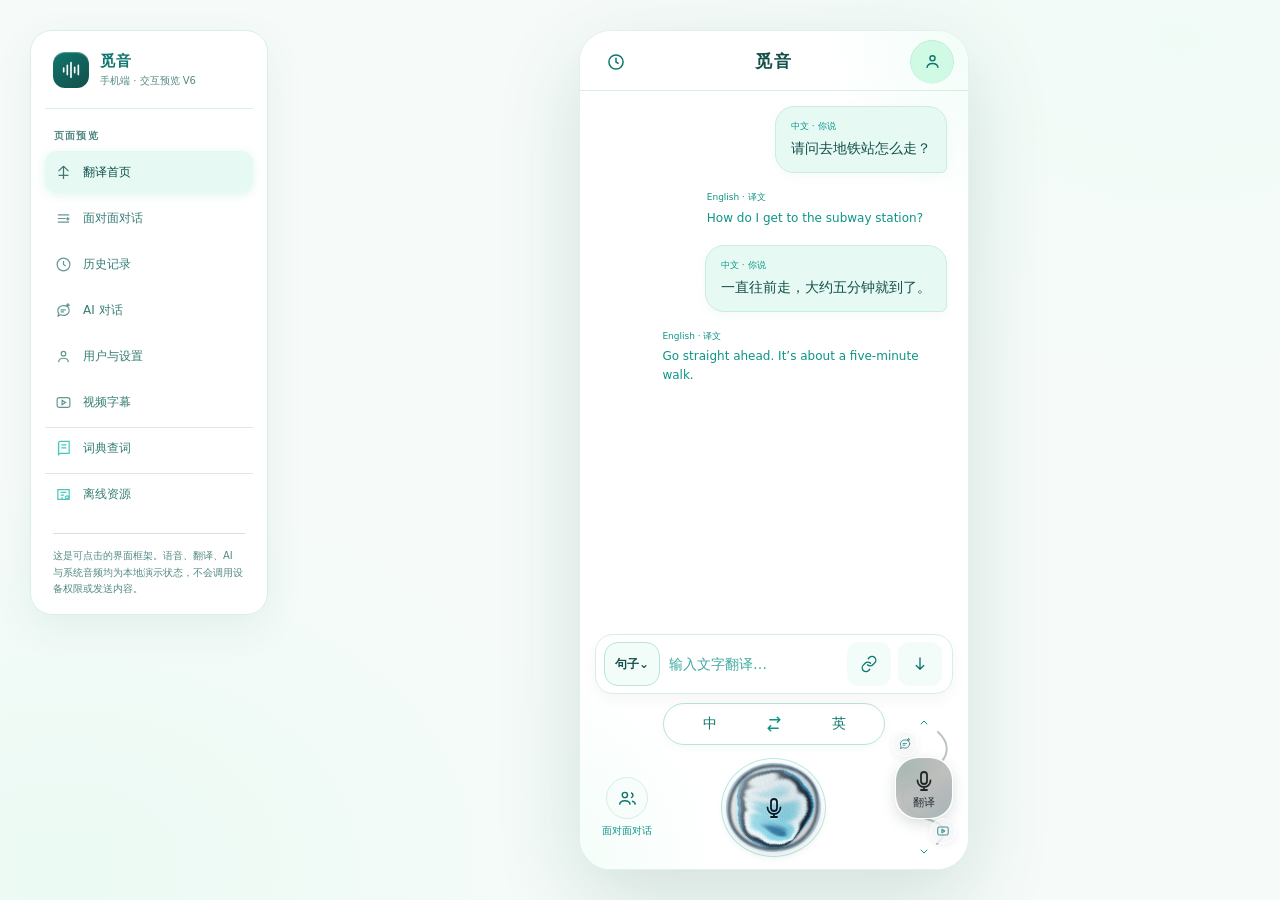
<file: docs/designs/miyin-full-app-preview-v6/index.html>
<!doctype html>
<html lang="zh-CN" data-theme="mint-holographic">
<head>
  <meta charset="utf-8">
  <meta name="viewport" content="width=device-width, initial-scale=1, viewport-fit=cover">
  <meta name="theme-color" content="#ffffff">
  <link rel="icon" href="data:image/svg+xml,%3Csvg xmlns='http://www.w3.org/2000/svg' viewBox='0 0 48 48'%3E%3Crect width='48' height='48' rx='14' fill='%232f3635'/%3E%3Cpath d='M10 19v10m7-16v22m7-26v30m7-21v12m7-17v22' stroke='white' stroke-width='3' stroke-linecap='round'/%3E%3C/svg%3E">
  <title>觅音 · 手机端交互预览 V6</title>
  <link rel="stylesheet" href="./miyin-v5.css?v=5-orb-settings-r2">
  <style>
    :root { color-scheme:light; --page:#ffffff; --surface:#ffffffed; --surface-2:#f2fcf8; --ink:#0f766e; --title:#134e4a; --muted:#0d9488; --accent:#14b8a6; --mint:#e6f9f3; --mint-deep:#c8f5e8; --mint-icon:#d1fae5; --holo-cyan:#7dd3c0; --holo-lilac:#e0bbe4; --holo-yellow:#f5e6a3; --line:#d7eee7; --line-strong:#b9e4d9; --selected:#d1fae5; --selected-ink:#134e4a; --shadow:0 18px 55px rgba(20,84,74,.12); --voice-a:#b8e4e8; --voice-b:#4a9aa9; --voice-c:#146278; --wheel:#ffffffd9; --wheel-edge:#d3eee5; --danger:#b44036; --safe-top:env(safe-area-inset-top,0px); --safe-bottom:env(safe-area-inset-bottom,0px); }
    * { box-sizing:border-box; }
    html,body { margin:0; min-height:100%; background:#e9e9e6; color:var(--ink); font-family:Inter,"SF Pro Display","Segoe UI","Noto Sans SC",system-ui,sans-serif; }
    button,input,textarea { font:inherit; }
    button { color:inherit; }
    .workspace { min-height:100dvh; display:grid; grid-template-columns:238px minmax(460px,1fr); gap:30px; padding:30px; }
    .preview-nav { align-self:start; position:sticky; top:28px; padding:20px 14px 16px; border:1px solid #ffffffa8; border-radius:22px; background:#f7f7f3cc; backdrop-filter:blur(16px); box-shadow:0 12px 40px rgba(30,35,31,.07); }
    .nav-brand { display:flex; align-items:center; gap:11px; padding:1px 8px 20px; border-bottom:1px solid #dedfda; }
    .brand-mark { width:36px; height:36px; border-radius:12px; display:grid; place-items:center; color:#fff; background:linear-gradient(145deg,#2c3537,#101617); box-shadow:inset 0 1px 1px #ffffff54; }
    .brand-mark svg { width:22px;height:22px; }
    .nav-brand strong { display:block;font-size:15px;letter-spacing:.08em; }
    .nav-brand small { display:block;margin-top:3px;color:#7d817e;font-size:10px; }
    .nav-caption { padding:20px 9px 8px;color:#7d817e;font-size:10px;font-weight:700;letter-spacing:.12em; }
    .screen-nav { display:grid; gap:4px; }
    .screen-nav button { display:flex;align-items:center;gap:11px;min-height:42px;padding:0 10px;border:0;border-radius:12px;background:transparent;color:#5a605c;text-align:left;font-size:12px;cursor:pointer;transition:background .18s,color .18s,transform .18s; }
    .screen-nav button svg { width:17px;height:17px;opacity:.78; }
    .screen-nav button:hover { background:#fff;transform:translateX(2px); }
    .screen-nav button[aria-current="page"] { background:#fff;color:#202522;box-shadow:0 2px 10px #2223; }
    .nav-note { margin:18px 8px 0;padding-top:14px;border-top:1px solid #dedfda;color:#808581;font-size:10px;line-height:1.65; }
    .stage { min-width:0;display:grid;place-items:center;position:relative; }
    .device { width:min(390px,100%);height:min(844px,calc(100dvh - 60px));min-height:680px;position:relative;border:1px solid #ffffffc9;border-radius:32px;overflow:hidden;background:var(--page);box-shadow:0 28px 84px rgba(28,31,29,.2),inset 0 0 0 1px #ffffff74; }
    #app { height:100%;width:100%;position:relative;overflow:hidden;background:var(--page);color:var(--ink);transition:background .24s,color .24s; }
    .screen { display:none;height:100%;width:100%;flex-direction:column;position:absolute;inset:0;background:var(--page); }
    .screen.active { display:flex;animation:screen-in .22s ease-out both; }
    @keyframes screen-in { from { opacity:.55;transform:translateY(4px); } to { opacity:1;transform:none; } }
    .topbar { height:60px;flex:none;display:grid;grid-template-columns:54px 1fr 54px;align-items:center;padding:calc(6px + var(--safe-top)) 14px 4px;border-bottom:1px solid var(--line); }
    .top-icon { width:40px;height:40px;border:0;border-radius:14px;background:transparent;display:grid;place-items:center;cursor:pointer;color:var(--ink);transition:background .16s,transform .16s; }
    .top-icon:hover { background:var(--surface-2);transform:scale(1.04); }
    .top-icon svg { width:20px;height:20px; }
    .top-brand { text-align:center;min-width:0; }
    .top-brand strong { font-size:17px;font-weight:650;letter-spacing:.12em; }
    .top-brand small { display:block;margin-top:1px;color:var(--muted);font-size:10px; }
    .avatar-button { position:relative;justify-self:end;flex:0 0 36px;width:36px;height:36px;aspect-ratio:1 / 1;border:1px solid var(--line);border-radius:50%;background:var(--surface);display:grid;place-items:center;cursor:pointer;overflow:hidden;clip-path:circle(50%); }
    .avatar-button svg { width:19px;height:19px; }
    .scroll-area { min-height:0;flex:1;overflow:auto;overscroll-behavior:contain;scrollbar-width:thin;scrollbar-color:var(--line-strong) transparent; }
    .scroll-area::-webkit-scrollbar { width:4px; }
    .scroll-area::-webkit-scrollbar-thumb { background:var(--line-strong);border-radius:99px; }
    .home-transcript { min-height:0;flex:1;display:flex;flex-direction:column;gap:13px;padding:26px 21px 12px;overflow:auto;scrollbar-width:thin; }
    .bubble { max-width:84%;padding:13px 15px;border:1px solid var(--line);border-radius:19px;background:var(--surface);box-shadow:0 3px 12px rgba(40,44,41,.035);line-height:1.52;font-size:14px; }
    .bubble.source { align-self:flex-end;border-radius:19px 19px 6px 19px;background:var(--selected);color:var(--selected-ink); }
    .bubble.translation { align-self:flex-end;margin-right:9px;padding:8px 14px;border-radius:15px;background:transparent;border-color:transparent;color:var(--muted);font-size:12px;box-shadow:none; }
    .bubble.other { align-self:flex-start;border-radius:19px 19px 19px 6px; }
    .bubble .lang-tag { display:block;margin-bottom:4px;color:var(--muted);font-size:9px; }
    .inline-progress { color:var(--muted);font-size:11px;display:inline-flex;align-items:center;gap:7px; }
    .dots { display:inline-flex;gap:3px; }
    .dots i { display:block;width:4px;height:4px;border-radius:50%;background:currentColor;animation:dot 1s infinite ease-in-out; }
    .dots i:nth-child(2){animation-delay:.14s}.dots i:nth-child(3){animation-delay:.28s}
    @keyframes dot { 0%,60%,100%{opacity:.25;transform:translateY(0)}30%{opacity:1;transform:translateY(-3px)} }
    .translate-panel { flex:none;padding:8px 15px 0; }
    .text-entry { min-height:58px;display:flex;align-items:center;gap:10px;padding:7px 10px 7px 15px;border:1px solid var(--line);border-radius:18px;background:var(--surface);box-shadow:0 6px 16px rgba(30,35,31,.04); }
    .text-entry input { flex:1;min-width:0;border:0;outline:0;background:transparent;color:var(--ink);font-size:14px; }
    .text-entry input::placeholder { color:var(--muted);opacity:.8; }
    .round-tool { width:36px;height:36px;flex:none;border:0;border-radius:12px;background:var(--surface-2);display:grid;place-items:center;cursor:pointer; }
    .round-tool svg { width:18px;height:18px; }
    .entry-tools { display:none;gap:8px;padding:8px 3px 0; }
    .entry-tools.open { display:none; }
    .entry-tools button { flex:1;min-height:35px;border:1px solid var(--line);border-radius:11px;background:var(--surface);color:var(--muted);font-size:10px;cursor:pointer; }
    .language-row { display:flex;align-items:center;justify-content:center;gap:10px;padding:9px 14px 2px; }
    .language-pill { min-width:96px;height:36px;padding:0 12px;border:1px solid var(--line);border-radius:99px;background:var(--surface);color:var(--ink);font-size:12px;cursor:pointer; }
    .language-swap { width:34px;height:34px;border:0;border-radius:50%;background:transparent;color:var(--muted);display:grid;place-items:center;cursor:pointer;transition:transform .22s,color .16s; }
    .language-swap:hover { transform:rotate(180deg);color:var(--ink); }
    .language-swap svg { width:19px;height:19px; }
    .home-controls { position:relative;flex:none;height:122px;padding:9px 15px calc(10px + var(--safe-bottom));display:grid;grid-template-columns:1fr 1fr 1fr;align-items:center; }
    .face-entry { justify-self:start;min-width:61px;padding:4px 7px;border:0;background:transparent;display:grid;justify-items:center;gap:5px;color:var(--muted);font-size:10px;cursor:pointer; }
    .face-entry .face-icon { width:42px;height:42px;border:1px solid var(--line);border-radius:50%;background:var(--surface);display:grid;place-items:center;color:var(--ink);transition:transform .18s,box-shadow .18s; }
    .face-entry:hover .face-icon { transform:translateY(-2px);box-shadow:0 7px 15px rgba(20,35,36,.11); }
    .face-entry svg { width:21px;height:21px; }
    .mic-button { justify-self:center;position:relative;width:84px;height:84px;border-radius:50%;border:2px solid #193d4b;background:radial-gradient(circle at 36% 25%,#e5ffff 0 5%,#c2f0f3 12%,#82c9d6 32%,#31869a 61%,#15556b 100%);color:#052c3b;display:grid;place-items:center;cursor:pointer;isolation:isolate;box-shadow:inset 1px 2px 5px #f2ffffde,inset -5px -8px 13px #092e43a3,0 5px 12px #123b4b4a,0 0 0 3px #ffffff9e;transition:transform .17s,box-shadow .22s,filter .2s;touch-action:none; }
    .mic-button::before { content:"";position:absolute;z-index:-1;inset:5px 9px 51%;border-radius:80% 80% 45% 45%;background:linear-gradient(135deg,#fff9,#fff2 58%,transparent);filter:blur(1px);transform:rotate(-13deg); }
    .mic-button::after { content:"";position:absolute;inset:-7px;border:1px solid #92dce2a8;border-radius:50%;opacity:.7;transition:inset .2s,opacity .2s; }
    .mic-button svg { width:29px;height:29px;filter:drop-shadow(0 1px 1px #ffffff65); }
    .mic-button:hover { transform:scale(1.045) rotate(-2deg);box-shadow:inset 1px 2px 5px #f2ffffde,inset -5px -8px 13px #092e43a3,0 8px 20px #123b4b66,0 0 0 4px #ffffffb0; }
    .mic-button:active,.mic-button.is-listening { transform:scale(.96);filter:saturate(1.15);box-shadow:inset 1px 2px 8px #f2ffffd4,inset -7px -9px 15px #082c41,0 0 0 6px #4eafbf38,0 0 26px #63d0d954; }
    .mic-button.is-listening::after { inset:-11px;opacity:.9;animation:ring 1.15s ease-out infinite; }
    @keyframes ring { 0%{transform:scale(.94);opacity:.75}100%{transform:scale(1.22);opacity:0} }
    .control-caption { position:absolute;left:50%;bottom:7px;transform:translateX(-50%);color:var(--muted);font-size:9px;white-space:nowrap; }
    .mode-wheel { position:absolute;z-index:5;right:10px;bottom:12px;width:57px;height:139px;padding:5px 0;border:1px solid var(--wheel-edge);border-radius:30px;background:var(--wheel);backdrop-filter:blur(16px) saturate(1.3);box-shadow:0 7px 20px rgba(22,43,48,.12),inset 0 1px 0 #ffffffa6;display:flex;flex-direction:column;align-items:center;justify-content:space-between;overflow:hidden; }
    .mode-wheel::before { content:"";position:absolute;inset:2px 7px auto;height:27px;border-radius:50%;background:linear-gradient(#fff8,transparent);pointer-events:none; }
    .wheel-arrow,.wheel-mode { position:relative;z-index:1;border:0;background:transparent;display:grid;place-items:center;cursor:pointer;color:var(--muted);transition:transform .2s,color .18s,background .18s; }
    .wheel-arrow { width:28px;height:19px;border-radius:9px; }
    .wheel-arrow svg { width:14px;height:14px; }
    .wheel-arrow:hover { color:var(--ink);transform:scale(1.18); }
    .wheel-modes { position:relative;z-index:1;display:flex;flex-direction:column;align-items:center;justify-content:center;gap:0; }
    .wheel-mode { width:28px;height:25px;border-radius:11px;opacity:.48; }
    .wheel-mode svg { position:relative;z-index:2;width:15px;height:15px; }
    .wheel-mode.is-current { width:40px;height:40px;margin:1px 0;overflow:hidden;border:1px solid #ffffffbf;border-radius:50%;background:linear-gradient(150deg,#ffffffc9,#ffffff1c);color:var(--ink);opacity:1;box-shadow:0 3px 12px #223c4033,inset 0 1px 0 #fff;transform:scale(1.04);animation:wheel-enter .24s ease-out both; }
    .wheel-mode.is-current::after { content:"";position:absolute;inset:-38%;z-index:1;transform:translateX(-135%) rotate(22deg);background:linear-gradient(100deg,transparent 36%,#ffffff9c 48%,#a6d8dc55 55%,transparent 68%);pointer-events:none; }
    .mode-wheel:hover .wheel-mode.is-current::after { animation:wheel-glint .85s ease-out; }
    .wheel-mode.is-current svg { width:19px;height:19px; }
    .wheel-mode.is-current:hover { animation:wheel-rock .42s ease-in-out; }
    .wheel-mode:hover { opacity:1;transform:scale(1.1); }
    @keyframes wheel-enter { from{transform:scale(.9)}to{transform:scale(1.04)} }
    @keyframes wheel-glint { 0%{transform:translateX(-135%) rotate(22deg)}100%{transform:translateX(135%) rotate(22deg)} }
    @keyframes wheel-rock { 0%,100%{transform:scale(1.1) rotate(0)}25%{transform:scale(1.12) rotate(-7deg)}75%{transform:scale(1.12) rotate(7deg)} }
    .face-transcript { position:relative;flex:1;min-height:0;margin:0 13px;border:1px solid var(--line-strong);border-radius:2px;background:var(--surface);overflow:auto;padding:24px 14px 18px;scrollbar-width:thin; }
    .face-turn { max-width:84%;margin:0 0 18px auto;padding:11px 14px;border-radius:18px 18px 5px 18px;background:var(--selected);color:var(--selected-ink);font-size:13px;line-height:1.55; }
    .face-turn.left { margin:0 auto 18px 0;border-radius:18px 18px 18px 5px;background:var(--surface-2); }
    .face-turn small { display:block;margin-bottom:3px;color:var(--muted);font-size:9px; }
    .face-turn .translated { display:block;margin-top:4px;padding-top:5px;border-top:1px solid var(--line);font-size:12px;cursor:pointer; }
    .face-turn .translated:hover { text-decoration:underline;text-decoration-style:dotted;text-underline-offset:3px; }
    .face-turn.pending .translated { color:var(--muted); }
    .face-bottom { position:relative;flex:none;display:grid;grid-template-columns:68px 1fr 68px;align-items:center;gap:4px;padding:5px 12px calc(10px + var(--safe-bottom)); }
    .face-language { grid-column:1/-1;justify-self:center;display:flex;align-items:center;gap:10px;margin:5px 0 2px;padding:4px 11px;border:1px solid var(--line);border-radius:99px;background:var(--surface);font-size:11px; }
    .face-language button { min-width:35px;border:0;background:transparent;color:var(--ink);cursor:pointer; }
    .face-language .language-swap { width:28px;height:28px; }
    .back-translate { align-self:end;justify-self:center;width:58px;min-height:62px;border:0;background:transparent;color:var(--muted);display:grid;justify-items:center;align-content:center;gap:5px;font-size:10px;cursor:pointer; }
    .back-translate span:first-child { width:38px;height:38px;border:1px solid var(--line);border-radius:50%;background:var(--surface);display:grid;place-items:center;color:var(--ink); }
    .back-translate svg { width:18px;height:18px; }
    .face-mic-wrap { display:grid;justify-items:center;align-items:center;position:relative; }
    .face-mic { width:100px;height:100px; }
    .face-mic svg { width:34px;height:34px; }
    .face-mic-wrap small { margin-top:5px;color:var(--muted);font-size:9px;white-space:nowrap; }
    .face-wheel-slot { height:113px; }
    .history-head,.settings-head { height:56px;flex:none;display:grid;grid-template-columns:42px 1fr 42px;align-items:center;padding:5px 14px;border-bottom:1px solid var(--line); }
    .history-head h1,.settings-head h1 { margin:0;text-align:center;font-size:16px;font-weight:650; }
    .back-button { width:38px;height:38px;border:0;border-radius:12px;background:transparent;display:grid;place-items:center;cursor:pointer; }
    .back-button:hover { background:var(--surface-2); }
    .back-button svg { width:20px;height:20px; }
    .history-content { padding:25px 18px 24px; }
    .history-cats { display:grid;gap:14px; }
    .history-cat { width:100%;min-height:68px;padding:0 15px;border:1px solid var(--line);border-radius:18px;background:var(--surface);display:flex;align-items:center;justify-content:space-between;gap:14px;text-align:left;cursor:pointer;box-shadow:0 4px 14px rgba(36,40,37,.025);transition:transform .18s,border-color .18s,box-shadow .18s; }
    .history-cat:hover { transform:translateY(-2px);border-color:var(--line-strong);box-shadow:0 8px 18px rgba(36,40,37,.07); }
    .history-cat strong { display:block;font-size:13px;font-weight:590; }
    .history-cat small { display:block;margin-top:5px;color:var(--muted);font-size:10px; }
    .history-cat svg { width:17px;height:17px;color:var(--muted); }
    .history-foot { padding:15px 20px calc(16px + var(--safe-bottom));text-align:center;color:var(--muted);font-size:10px; }
    .record-list { display:grid;gap:9px; }
    .record-row { min-height:69px;padding:10px 11px 10px 14px;border:1px solid var(--line);border-radius:15px;background:var(--surface);display:flex;align-items:center;gap:10px; }
    .record-open { flex:1;min-width:0;border:0;background:transparent;text-align:left;cursor:pointer; }
    .record-open b { display:block;overflow:hidden;text-overflow:ellipsis;white-space:nowrap;font-size:12px;font-weight:600; }
    .record-open small { display:block;margin-top:5px;color:var(--muted);font-size:9px; }
    .history-chat-toolbar { display:flex;align-items:center;justify-content:space-between;gap:10px;margin:0 0 13px; }
    .history-chat-toolbar .back-button { width:auto;padding:0 9px;display:flex;gap:5px;color:var(--muted);font-size:11px; }
    .new-chat-button { min-height:34px;padding:0 12px;border:1px solid var(--line);border-radius:11px;background:var(--surface);color:var(--ink);font-size:10px;font-weight:600;cursor:pointer; }
    .new-chat-button:hover { border-color:var(--accent);background:var(--surface-2); }
    .history-search { width:100%;height:39px;margin:0 0 12px;padding:0 12px;border:1px solid var(--line);border-radius:12px;background:var(--surface);color:var(--ink);font-size:11px;outline:none; }
    .history-search:focus { border-color:var(--accent);box-shadow:0 0 0 3px color-mix(in srgb,var(--accent) 12%,transparent); }
    .history-empty { padding:36px 12px;text-align:center;color:var(--muted);font-size:11px;line-height:1.6; }
    .record-actions { display:flex;flex:none;align-items:center;gap:1px; }
    .record-actions button { width:29px;height:30px;border:0;border-radius:9px;background:transparent;color:var(--muted);font-size:15px;cursor:pointer; }
    .record-actions button:hover { background:var(--surface-2);color:var(--ink); }
    .history-detail-toolbar { display:flex;align-items:center;gap:8px;margin:0 0 15px; }
    .history-detail-toolbar h2 { min-width:0;margin:0;overflow:hidden;text-overflow:ellipsis;white-space:nowrap;font-size:15px; }
    .history-detail-meta { margin:0 0 15px;color:var(--muted);font-size:10px;line-height:1.55; }
    .history-detail-actions { display:flex;flex-wrap:wrap;gap:7px;margin:0 0 17px; }
    .history-detail-actions button { min-height:34px;padding:0 11px;border:1px solid var(--line);border-radius:11px;background:var(--surface);color:var(--ink);font-size:10px;font-weight:560;cursor:pointer; }
    .history-detail-actions button.primary { border-color:transparent;background:linear-gradient(135deg,#14b8a6,#0d9488);color:#fff; }
    .history-detail-actions button.destructive { color:var(--danger); }
    .history-detail-messages,.history-detail-entries { display:grid;gap:10px; }
    .history-detail-message,.history-entry { padding:12px;border:1px solid var(--line);border-radius:14px;background:var(--surface);font-size:11px;line-height:1.6;white-space:pre-wrap;overflow-wrap:anywhere; }
    .history-detail-message.user { background:var(--selected); }
    .history-detail-message small,.history-entry small { display:block;margin:0 0 5px;color:var(--muted);font-size:9px; }
    .history-entry-pair { display:grid;gap:7px; }
    .history-entry-pair b { display:block;margin-bottom:2px;font-size:9px;color:var(--muted);font-weight:550; }
    .delete-record { width:31px;height:31px;border:0;border-radius:10px;background:transparent;color:var(--muted);cursor:pointer; }
    .delete-record:hover { background:#c2383017;color:var(--danger); }
    .delete-record svg { width:16px;height:16px; }
    .profile-summary { display:flex;flex-direction:column;align-items:center;padding:23px 18px 18px; }
    .profile-avatar { position:relative;flex:0 0 88px;width:88px;height:88px;aspect-ratio:1 / 1;border:1px solid var(--line);border-radius:50%;background:linear-gradient(155deg,var(--surface),var(--surface-2));display:grid;place-items:center;color:var(--muted);box-shadow:0 8px 22px rgba(34,38,35,.07);overflow:hidden;clip-path:circle(50%); }
    .profile-avatar svg { width:33px;height:33px; }
    .profile-name { display:grid;grid-template-columns:minmax(0,1fr) auto minmax(0,1fr);align-items:center;width:min(100%,240px);margin-top:8px;font-size:13px; }
    .profile-name span { grid-column:2;min-width:0;max-width:180px;overflow:hidden;text-align:center;text-overflow:ellipsis;white-space:nowrap; }
    .profile-name button { grid-column:3;justify-self:end;width:28px;height:28px;margin:0;border:0;border-radius:9px;background:transparent;color:var(--muted);cursor:pointer; }
    .settings-list { display:grid;gap:9px;padding:0 16px 18px; }
    .setting-card { border:1px solid var(--line);border-radius:16px;background:var(--surface);overflow:hidden; }
    .setting-trigger { width:100%;min-height:53px;padding:0 15px;border:0;background:transparent;display:flex;align-items:center;justify-content:space-between;text-align:left;cursor:pointer; }
    .setting-trigger:hover { background:var(--surface-2); }
    .setting-trigger span { display:flex;align-items:center;gap:10px;font-size:12px;font-weight:560; }
    .setting-trigger svg { width:17px;height:17px;color:var(--muted);transition:transform .2s; }
    .setting-card.open .setting-trigger>svg { transform:rotate(180deg); }
    .setting-panel { display:none;padding:0 14px 14px;border-top:1px solid var(--line); }
    .setting-card.open .setting-panel { display:block;animation:panel-in .18s ease-out; }
    @keyframes panel-in {from{opacity:.4;transform:translateY(-3px)}to{opacity:1;transform:none}}
    .setting-row { min-height:45px;display:flex;align-items:center;justify-content:space-between;gap:10px;border-bottom:1px solid var(--line); }
    .setting-row:last-child { border-bottom:0; }
    .setting-copy b { display:block;font-size:10px;font-weight:580; }
    .setting-copy small { display:block;margin-top:3px;color:var(--muted);font-size:9px; }
    .value-control { max-width:145px;min-height:31px;padding:0 9px;border:1px solid var(--line);border-radius:10px;background:var(--surface-2);color:var(--ink);font-size:10px;cursor:pointer;white-space:nowrap; }
    .switch { position:relative;width:40px;height:23px;flex:none;border:0;border-radius:99px;background:var(--line-strong);cursor:pointer;transition:background .2s; }
    .switch::after { content:"";position:absolute;left:3px;top:3px;width:17px;height:17px;border-radius:50%;background:#fff;box-shadow:0 1px 3px #0003;transition:transform .2s; }
    .switch[aria-pressed="true"] { background:#62726c; }
    .switch[aria-pressed="true"]::after { transform:translateX(17px); }
    .profile-footer { margin-top:auto;display:flex;justify-content:space-between;gap:10px;padding:13px 20px calc(15px + var(--safe-bottom)); }
    .profile-footer button { min-height:37px;padding:0 13px;border:1px solid var(--line);border-radius:12px;background:var(--surface);color:var(--muted);font-size:10px;cursor:pointer; }
    .chat-top-actions { display:flex;gap:3px; }
    .chat-messages { min-height:0;flex:1;overflow:auto;padding:16px 15px 12px;display:flex;flex-direction:column;gap:11px; }
    .chat-empty { margin:auto 12px;text-align:center;color:var(--muted);font-size:12px;line-height:1.7; }
    .chat-empty small { display:inline-block;margin-top:7px;font-size:10px; }
    .chat-title { display:flex!important;align-items:center;justify-content:center;gap:6px; }
    .chat-ai-mark { width:18px;height:18px;display:inline-grid;place-items:center;color:var(--accent); }
    .chat-ai-mark svg { width:18px;height:18px; }
    .chat-bubble { max-width:84%;padding:12px 14px;border:1px solid var(--line);border-radius:17px;background:var(--surface);font-size:13px;line-height:1.55; }
    .chat-bubble { white-space:pre-wrap;overflow-wrap:anywhere; }
    .chat-bubble.user { align-self:flex-end;border-radius:17px 17px 5px 17px;background:var(--selected); }
    .chat-bubble.assistant { align-self:flex-start;border-radius:17px 17px 17px 5px; }
    .chat-bubble.pending { color:var(--muted); }
    .chat-bubble.failed { border-color:color-mix(in srgb,var(--danger) 35%,var(--line));color:var(--danger); }
    .chat-bubble.stopped { color:var(--muted); }
    .message-context { align-self:flex-end;max-width:86%;margin-top:-5px;display:flex;flex-wrap:wrap;justify-content:flex-end;gap:5px; }
    .message-context span { padding:4px 7px;border:1px solid var(--line);border-radius:9px;background:var(--surface-2);color:var(--muted);font-size:9px; }
    .chat-time { align-self:flex-end;margin-top:-8px;color:var(--muted);font-size:9px; }
    .chat-actions { display:flex;gap:10px;padding:0 16px 8px;color:var(--muted); }
    .chat-actions button { width:26px;height:26px;border:0;border-radius:8px;background:transparent;color:var(--muted);cursor:pointer; }
    .chat-actions button:hover { background:var(--surface-2); }
    .chat-actions button[aria-pressed="true"] { background:var(--selected);color:var(--ink); }
    .voice-overlay { position:absolute;inset:0;z-index:40;display:none;align-items:flex-end; }
    .voice-overlay[aria-hidden="false"] { display:flex; }
    .voice-backdrop { position:absolute;inset:0;background:rgba(24,39,35,.32);backdrop-filter:blur(5px); }
    .voice-panel { position:relative;width:100%;max-height:calc(100% - 18px);overflow-y:auto;overscroll-behavior:contain;padding:21px 20px calc(21px + var(--safe-bottom));border:1px solid var(--line);border-radius:25px 25px 0 0;background:var(--page);box-shadow:0 -12px 40px rgba(20,84,74,.14);animation:voice-sheet-in .24s ease-out both; }
    @keyframes voice-sheet-in { from { transform:translateY(20px);opacity:.65; } to { transform:none;opacity:1; } }
    .voice-grip { width:36px;height:4px;margin:-7px auto 18px;border-radius:8px;background:var(--line-strong); }
    .voice-heading { text-align:center; }
    .voice-orb { width:68px;height:68px;margin:0 auto 12px;border:1px solid var(--line);border-radius:50%;background:radial-gradient(circle at 35% 28%,#fff 0%,#d9f7ee 52%,#b8e4e8 100%);display:grid;place-items:center;color:var(--title);box-shadow:0 8px 20px rgba(20,84,74,.12); }
    .voice-orb svg { width:30px;height:30px; }
    .voice-heading h2 { margin:0;font-size:17px;color:var(--title); }
    .voice-heading p { margin:7px auto 0;max-width:300px;color:var(--muted);font-size:11px;line-height:1.6; }
    .voice-live-state { margin:18px 0 14px;padding:11px 12px;border:1px solid var(--line);border-radius:14px;background:var(--surface-2);display:flex;align-items:center;gap:9px;color:var(--ink);font-size:11px; }
    .voice-pulse { width:9px;height:9px;flex:none;border-radius:50%;background:var(--accent);box-shadow:0 0 0 4px rgba(20,184,166,.13); }
    .voice-overlay[data-voice-state="listening"] .voice-pulse { animation:voice-pulse 1.2s ease-in-out infinite; }
    @keyframes voice-pulse { 50% { box-shadow:0 0 0 8px rgba(20,184,166,.05);transform:scale(.88); } }
    .voice-transcript { min-height:42px;margin:0 0 14px;color:var(--muted);font-size:10px;line-height:1.55; }
    .voice-buttons { display:grid;grid-template-columns:1fr 1fr;gap:9px; }
    .voice-buttons button { min-height:42px;padding:0 12px;border:1px solid var(--line);border-radius:13px;background:var(--surface);color:var(--ink);font-size:11px;font-weight:600;cursor:pointer; }
    .voice-buttons button.primary { border-color:transparent;background:linear-gradient(135deg,#14b8a6,#0d9488);color:#fff; }
    .voice-buttons button.wide { grid-column:1/-1; }
    .voice-buttons button:hover { transform:translateY(-1px); }
    .chat-compose { flex:none;margin-right:59px;padding:9px 6px calc(12px + var(--safe-bottom)) 13px; }
    .compose-card { padding:9px 10px 7px;border:1px solid var(--line);border-radius:18px;background:var(--surface);box-shadow:0 5px 18px rgba(25,30,27,.05); }
    .context-chips { display:flex;flex-wrap:wrap;gap:6px;margin:0 0 6px; }
    .context-chip { max-width:100%;min-height:26px;padding:3px 5px 3px 9px;border:1px solid var(--line);border-radius:9px;background:var(--surface-2);display:inline-flex;align-items:center;gap:6px;color:var(--ink);font-size:9px; }
    .context-chip span { overflow:hidden;text-overflow:ellipsis;white-space:nowrap; }
    .context-chip button { width:20px;height:20px;border:0;border-radius:6px;background:transparent;color:var(--muted);font-size:13px;cursor:pointer; }
    .context-chip button:hover { background:var(--surface);color:var(--danger); }
    .compose-card textarea { width:100%;min-height:43px;max-height:100px;resize:vertical;border:0;outline:0;background:transparent;color:var(--ink);font-size:12px; }
    .compose-card textarea::placeholder { color:var(--muted); }
    .compose-tools { display:flex;align-items:center;gap:6px; }
    .compose-tools button { min-height:30px;padding:0 8px;border:0;border-radius:9px;background:transparent;color:var(--muted);font-size:10px;cursor:pointer; }
    .compose-tools button:hover { background:var(--surface-2);color:var(--ink); }
    .compose-tools .model-select { margin-left:auto;border:1px solid var(--line);background:var(--surface-2);color:var(--ink); }
    .send-button { width:31px;height:31px;border:0;border-radius:50%;background:#242b2a;color:#fff;display:grid;place-items:center;cursor:pointer; }
    .send-button svg { width:16px;height:16px; }
    .video-controls { padding:18px 17px 5px;display:grid;gap:9px; }
    .video-setting { min-height:54px;padding:0 13px;border:1px solid var(--line);border-radius:14px;background:var(--surface);display:flex;align-items:center;justify-content:space-between;gap:10px; }
    .video-setting b { display:block;font-size:11px;font-weight:570; }
    .video-setting small { display:block;margin-top:3px;color:var(--muted);font-size:9px; }
    .source-pills { display:flex;gap:6px;padding:5px 17px 9px; }
    .source-pills button { flex:1;min-height:32px;border:1px solid var(--line);border-radius:10px;background:var(--surface);color:var(--muted);font-size:9px;cursor:pointer; }
    .source-pills button[aria-pressed="true"] { background:var(--selected);color:var(--selected-ink);border-color:var(--line-strong); }
    .subtitle-preview { position:relative;flex:1;min-height:198px;margin:4px 17px 13px;padding:14px;border:1px solid var(--line);border-radius:17px;background:var(--surface-2);display:flex;flex-direction:column; }
    .subtitle-head { display:flex;align-items:center;justify-content:space-between;gap:8px;color:var(--muted);font-size:9px; }
    .subtitle-lang { padding:5px 7px;border:1px solid var(--line);border-radius:9px;background:var(--surface);color:var(--ink);font-size:9px; }
    .caption-card { margin-top:13px;padding:10px 11px;border:1px solid var(--line);border-radius:12px;background:var(--surface);font-size:11px;line-height:1.55; }
    .caption-card small { display:block;margin-bottom:4px;color:var(--muted);font-size:9px; }
    .caption-card.translation { margin-top:7px;color:var(--muted);font-size:10px; }
    .subtitle-actions { margin-top:auto;padding-top:12px;padding-right:58px;display:flex;align-items:center;justify-content:space-between;gap:8px; }
    .demo-status { color:var(--muted);font-size:9px; }
    .video-start { min-height:34px;padding:0 12px;border:1px solid var(--line-strong);border-radius:11px;background:var(--surface);color:var(--ink);font-size:10px;white-space:nowrap;cursor:pointer; }
    .video-start.active { background:#e3efef;color:#164d59;border-color:#c1dcdc; }
    .toast { position:absolute;z-index:20;left:50%;bottom:calc(25px + var(--safe-bottom));max-width:calc(100% - 35px);padding:10px 14px;border:1px solid #ffffff22;border-radius:12px;background:#252a29;color:#fff;box-shadow:0 8px 28px #0003;font-size:11px;line-height:1.4;text-align:center;opacity:0;transform:translate(-50%,10px);pointer-events:none;transition:opacity .2s,transform .2s; }
    .toast.show { opacity:1;transform:translate(-50%,0); }
    .modal-scrim { position:absolute;z-index:30;inset:0;padding:18px;display:none;align-items:flex-end;justify-content:center;background:#171b1b5a;backdrop-filter:blur(3px); }
    .modal-scrim.open { display:flex;animation:fade-in .16s ease-out; }
    @keyframes fade-in { from{opacity:0}to{opacity:1} }
    .modal-card { width:100%;max-width:430px;max-height:84%;overflow:auto;padding:16px;border:1px solid var(--line);border-radius:22px;background:var(--surface);color:var(--ink);box-shadow:0 18px 60px #0003;animation:sheet-in .22s cubic-bezier(.2,.75,.25,1); }
    @keyframes sheet-in { from{transform:translateY(18px);opacity:.75}to{transform:none;opacity:1} }
    .modal-grab { width:34px;height:4px;margin:-6px auto 13px;border-radius:99px;background:var(--line-strong); }
    .modal-head { display:flex;align-items:center;justify-content:space-between;margin-bottom:8px; }
    .modal-head h2 { margin:0;font-size:15px;font-weight:650; }
    .modal-close { width:31px;height:31px;border:0;border-radius:10px;background:var(--surface-2);color:var(--muted);font-size:19px;cursor:pointer; }
    .modal-copy { margin:0 0 13px;color:var(--muted);font-size:10px;line-height:1.55;white-space:pre-wrap;overflow-wrap:anywhere; }
    .modal-options { display:grid;gap:8px; }
    .modal-option { min-height:47px;padding:0 12px;border:1px solid var(--line);border-radius:12px;background:var(--surface);display:flex;align-items:center;justify-content:space-between;text-align:left;cursor:pointer; }
    .modal-option:hover { background:var(--surface-2); }
    .modal-option small { color:var(--muted);font-size:9px; }
    .modal-footer { display:flex;justify-content:flex-end;gap:8px;margin-top:14px; }
    .modal-footer button { min-height:38px;padding:0 14px;border:1px solid var(--line);border-radius:11px;background:var(--surface);font-size:10px;cursor:pointer; }
    .modal-footer .confirm { background:#303735;color:white;border-color:#303735; }
    .modal-footer .destructive { background:var(--danger);border-color:var(--danger);color:#fff; }
    .file-input { display:none; }
    button:focus-visible,input:focus-visible,textarea:focus-visible { outline:3px solid #3d95a5a6;outline-offset:2px; }
    @media (max-width:850px) { .workspace { display:block;padding:0;min-height:100dvh; } .preview-nav { display:none; } .stage { min-height:100dvh; } .device { width:100%;height:100dvh;min-height:620px;border:0;border-radius:0;box-shadow:none; } }
    @media (max-width:370px) { .topbar { grid-template-columns:46px 1fr 46px;padding-left:9px;padding-right:9px; } .home-controls { padding-left:8px;padding-right:8px; } .mic-button { width:76px;height:76px; } .mode-wheel { right:7px;width:52px; } .translate-panel { padding-left:11px;padding-right:11px; } .history-content { padding-left:13px;padding-right:13px; } }
    /* V5 refinement: the face-to-face transcript uses only its top divider. */
    #screen-face .topbar { border-bottom:0; }
    #screen-face .face-transcript { margin:0; padding:24px 26px 18px; border:0; border-top:1px solid var(--line-strong); border-radius:0; background:var(--surface); }
    #screen-face .face-turn { max-width:min(84%, 500px); box-shadow:none; }

    /* Keep AI chat close to a clean conversation canvas, with clear actions. */
    #screen-chat .chat-messages { padding:26px 21px 12px; gap:6px; }
    #screen-chat .top-brand { text-align:center; }
    #screen-chat .top-brand strong.chat-title { display:inline-flex!important; align-items:center; justify-content:center; gap:6px; white-space:nowrap; }
    #screen-chat .top-brand strong.chat-title .chat-ai-mark { width:18px; height:18px; }
    #screen-chat .chat-empty { align-self:stretch; max-width:320px; margin:clamp(50px, 15vh, 130px) 8px auto; color:var(--title); text-align:left; font-size:23px; line-height:1.35; }
    #screen-chat .chat-empty small { display:block; max-width:260px; color:var(--muted); font-size:11px; line-height:1.6; }
    #screen-chat .chat-bubble.user { max-width:84%; padding:10px 14px; border:1px solid var(--line); border-radius:18px 18px 5px 18px; background:var(--selected); box-shadow:none; }
    #screen-chat .chat-bubble.assistant { width:auto; max-width:84%; padding:12px 14px; border:1px solid var(--line); border-radius:17px 17px 17px 5px; background:var(--surface); box-shadow:none; color:var(--title); font-size:14px; }
    #screen-chat .chat-bubble.assistant.failed { color:var(--danger); }
    #screen-chat .chat-time { margin-top:-3px; }
    #screen-chat .chat-compose { margin:0; padding:8px 78px calc(10px + var(--safe-bottom)) 22px; }
    #screen-chat .compose-card { padding:9px 10px 7px; border-radius:21px; box-shadow:0 3px 13px rgba(25,30,27,.035); }
    #screen-chat .compose-card textarea { min-height:47px; }
    #screen-chat .compose-tools { gap:4px; }
    #screen-chat .compose-tools [data-action="chat-voice"] { min-height:32px; padding:0 9px; border:1px solid var(--line); border-radius:10px; background:var(--surface-2); display:inline-flex; align-items:center; gap:5px; color:var(--ink); }
    #screen-chat .compose-tools [data-action="chat-voice"] svg { width:15px; height:15px; }
    #screen-chat .compose-tools [data-action="chat-voice"] span { font-size:10px; white-space:nowrap; }
    #screen-chat .compose-tools .model-select { max-width:112px; overflow:hidden; text-overflow:ellipsis; }
    .chat-actions { flex-wrap:wrap; align-items:center; gap:4px; padding:0 2px 8px; }
    .chat-actions button { width:auto; min-height:31px; padding:0 8px; border-radius:9px; display:inline-flex; align-items:center; gap:5px; font-size:10px; }
    .chat-actions button:hover { background:var(--surface-2); }
    .chat-action-icon { width:16px; height:16px; display:grid; place-items:center; }
    .chat-action-icon svg { width:16px; height:16px; fill:none; stroke:currentColor; stroke-width:1.8; stroke-linecap:round; stroke-linejoin:round; }
    .chat-action-label { line-height:1; white-space:nowrap; }

    /* AI voice conversation is a separate, nearly full-screen room, not the translation mic sheet. */
    .voice-overlay { align-items:stretch; background:var(--page); }
    .voice-backdrop { display:none; }
    .voice-panel { width:100%; height:100%; max-height:none; overflow:hidden; padding:0; border:0; border-radius:0; background:var(--page); box-shadow:none; animation:voice-room-in .18s ease-out both; }
    @keyframes voice-room-in { from { opacity:.7; transform:translateY(5px); } to { opacity:1; transform:none; } }
    .voice-experience { width:100%; height:100%; min-height:0; display:flex; flex-direction:column; background:var(--page); }
    .voice-topbar { min-height:60px; flex:none; padding:calc(5px + var(--safe-top)) 12px 5px; border-bottom:1px solid var(--line); display:grid; grid-template-columns:minmax(70px,1fr) auto minmax(70px,1fr); align-items:center; }
    .voice-topbar button { min-height:38px; padding:0 8px; border:0; border-radius:11px; background:transparent; color:var(--muted); display:flex; align-items:center; gap:6px; font-size:10px; cursor:pointer; }
    .voice-topbar button:hover { background:var(--surface-2); }
    .voice-topbar button svg { width:18px; height:18px; flex:none; }
    .voice-topbar .voice-close { justify-self:end; width:38px; padding:0; justify-content:center; }
    .voice-top-title { text-align:center; }
    .voice-top-title strong { display:block; color:var(--title); font-size:13px; font-weight:650; letter-spacing:.04em; }
    .voice-top-title small { display:block; margin-top:2px; color:var(--muted); font-size:9px; }
    .voice-main { min-height:0; flex:1; overflow:auto; padding:24px 22px 18px; display:flex; flex-direction:column; align-items:center; justify-content:center; }
    .voice-heading { width:100%; text-align:center; }
    .voice-heading h2 { margin:0; color:var(--title); font-size:21px; font-weight:650; }
    .voice-heading p { max-width:300px; margin:8px auto 0; color:var(--muted); font-size:11px; line-height:1.6; }
    .voice-visual { width:128px; height:96px; margin:25px auto 18px; border:1px solid #ffffffd9; border-radius:25px; background:linear-gradient(145deg,#e8fbf5,#caeee7 56%,#d9edf1); box-shadow:0 10px 26px rgba(20,84,74,.1),inset 0 1px 0 #fff; display:grid; place-items:center; }
    .voice-wave { height:38px; display:flex; align-items:center; justify-content:center; gap:5px; }
    .voice-wave i { width:4px; height:var(--bar-height,16px); border-radius:99px; background:linear-gradient(180deg,#45c9b4,#168c83); transform-origin:center; opacity:.8; }
    .voice-wave i:nth-child(1),.voice-wave i:nth-child(9) { --bar-height:10px; }
    .voice-wave i:nth-child(2),.voice-wave i:nth-child(8) { --bar-height:18px; }
    .voice-wave i:nth-child(3),.voice-wave i:nth-child(7) { --bar-height:28px; }
    .voice-wave i:nth-child(4),.voice-wave i:nth-child(6) { --bar-height:22px; }
    .voice-wave i:nth-child(5) { --bar-height:34px; }
    .voice-overlay[data-voice-state="listening"] .voice-wave i,.voice-overlay[data-voice-state="speaking"] .voice-wave i { animation:voice-wave 850ms ease-in-out infinite alternate; }
    .voice-overlay[data-voice-state="speaking"] .voice-wave i { animation-duration:520ms; }
    .voice-overlay[data-voice-state="paused"] .voice-wave i { animation-play-state:paused; opacity:.42; }
    .voice-wave i:nth-child(2n) { animation-delay:-260ms; }
    .voice-wave i:nth-child(3n) { animation-delay:-480ms; }
    @keyframes voice-wave { from { transform:scaleY(.48); } to { transform:scaleY(1); } }
    .voice-live-state { width:min(100%,360px); min-height:43px; margin:0; padding:10px 12px; border:1px solid var(--line); border-radius:14px; background:var(--surface-2); display:flex; align-items:center; gap:9px; color:var(--ink); font-size:11px; }
    .voice-transcript { width:min(100%,420px); min-height:0; margin:13px 0 0; padding:11px 13px; border:1px solid var(--line); border-radius:16px; background:var(--surface-2); display:grid; gap:10px; color:var(--title); font-size:11px; line-height:1.55; }
    .voice-transcript-line small { display:block; margin-bottom:3px; color:var(--muted); font-size:9px; }
    .voice-transcript-line p { margin:0; }
    .voice-controls { flex:none; padding:10px 18px calc(17px + var(--safe-bottom)); border-top:1px solid var(--line); background:var(--page); }
    .voice-buttons { width:min(100%,420px); margin:0 auto; display:grid; grid-template-columns:1fr 1fr; gap:8px; }
    .voice-buttons button { min-height:44px; border-radius:14px; font-size:11px; }
    .voice-buttons button.wide { grid-column:1/-1; }
    .voice-qa-options { width:min(100%,420px); margin:6px auto 0; color:var(--muted); text-align:center; }
    .voice-qa-options summary { padding:5px; font-size:9px; cursor:pointer; }
    .voice-qa-option-list { display:flex; justify-content:center; flex-wrap:wrap; gap:6px; padding:2px 0 5px; }
    .voice-qa-option-list button { min-height:29px; padding:0 8px; border:1px solid var(--line); border-radius:9px; background:var(--surface); color:var(--muted); font-size:9px; cursor:pointer; }
    @media (max-width:370px) {
      #screen-chat .chat-messages { padding-left:15px; padding-right:15px; }
      #screen-chat .chat-compose { padding-right:72px; padding-left:19px; }
      #screen-chat .compose-tools { gap:2px; }
      #screen-chat .compose-tools .model-select { max-width:88px; }
      .voice-main { padding-left:17px; padding-right:17px; }
      .voice-controls { padding-left:13px; padding-right:13px; }
    }
    @media (prefers-reduced-motion:reduce) { *,*::before,*::after { scroll-behavior:auto!important;animation-duration:.01ms!important;animation-iteration-count:1!important;transition-duration:.01ms!important; } }

    /* Mint holographic theme: keep the page white and reserve color for controls. */
    body { background:#f6fbf9;color:var(--ink); }
    html,body { font-family:-apple-system,BlinkMacSystemFont,"SF Pro Display",Roboto,"PingFang SC","Segoe UI","Microsoft YaHei","Noto Sans SC",system-ui,sans-serif; }
    .workspace { background:radial-gradient(ellipse at 92% 4%,#d1fae522,transparent 30%),radial-gradient(ellipse at 5% 96%,#a7f3d022,transparent 32%); }
    .preview-nav { border-color:#d9eee6;background:#ffffffd9;box-shadow:0 12px 40px rgba(19,78,74,.07); }
    .nav-brand { border-color:#dcefe8; }
    .brand-mark { background:linear-gradient(145deg,#0f766e,#134e4a); }
    .nav-brand small,.nav-caption,.nav-note { color:#548982; }
    .screen-nav button { color:#367d75; }
    .screen-nav button:hover,.screen-nav button[aria-current="page"] { background:#e6f9f3;color:#134e4a;box-shadow:0 2px 10px rgba(20,184,166,.12); }
    .device { border-color:#e0f2eb;box-shadow:0 28px 84px rgba(20,84,74,.16),inset 0 0 0 1px #ffffffaa; }
    #app { background:#fff;color:var(--ink); }
    #app::before { content:"";position:absolute;z-index:0;inset:0;pointer-events:none;background:radial-gradient(ellipse 62% 31% at 108% 0%,rgba(167,243,208,.18),transparent 72%),radial-gradient(ellipse 68% 34% at -10% 100%,rgba(167,243,208,.15),transparent 70%); }
    .screen { z-index:1;background:transparent; }
    .topbar,.history-head { border-color:var(--line); }
    .top-brand strong,.history-head h1 { color:var(--title); }
    .top-icon,.back-button { color:var(--ink); }
    .top-icon:hover,.back-button:hover { background:#e6f9f3; }
    .avatar-button { background:var(--mint-icon);border-color:#bfeade;color:var(--ink); }
    .bubble { border-color:#dcefe8;box-shadow:0 3px 12px rgba(13,148,136,.045); }
    .bubble.source,.chat-bubble.user { background:#e6f9f3;color:#134e4a;border-color:#ccece2; }
    .bubble.other,.face-turn.left { background:#f2fcf8; }
    .text-entry,.language-pill,.face-language,.record-row,.video-setting,.subtitle-lang { border-color:#d7eee7; }
    .round-tool,.value-control,.subtitle-lang { background:#f2fcf8;color:#0f766e; }
    .language-swap:hover { color:#0f766e; }
    .face-entry .face-icon,.back-translate span:first-child { border-color:#d7eee7;background:#f7fdfa;color:#0f766e; }
    .face-turn { background:#e6f9f3;color:#134e4a; }
    .face-turn .translated { border-color:#ccece2; }
    .face-language { background:#ffffffd9; }
    .switch[aria-pressed="true"] { background:#14b8a6; }
    .send-button,.modal-footer .confirm { background:#0f766e;color:#fff;border-color:#0f766e; }
    .source-pills button[aria-pressed="true"],.video-start.active { background:#e6f9f3;color:#0f766e;border-color:#9cddce; }
    .chat-bubble.assistant { background:#ffffffed; }
    .subtitle-preview { background:#f5fcf9;border-color:#d7eee7; }
    .toast { background:#134e4a; }
    .modal-card { border-color:#d7eee7; }
    button:focus-visible,input:focus-visible,textarea:focus-visible { outline-color:#14b8a6; }

    /* Pen component C: 68 × 140 px, curved sound arc, two orbiting modes and a 58 × 62 px glass center. */
    .mode-wheel { position:absolute;z-index:5;right:10px;bottom:12px;width:68px;height:140px;padding:0;border:0;border-radius:0;background:transparent;box-shadow:none;backdrop-filter:none;display:block;overflow:visible;touch-action:none; }
    .mode-wheel::before { display:none; }
    .wheel-track { position:absolute;left:6px;top:14px;width:56px;height:114px;overflow:visible;pointer-events:none;opacity:.78; }
    .wheel-track path { fill:none;stroke:#aab3b7;stroke-width:2;stroke-linecap:round;stroke-linejoin:round; }
    .wheel-arrow,.wheel-mode,.wheel-center { position:absolute;z-index:2;padding:0;border:0;display:grid;place-items:center;cursor:pointer;color:var(--ink); }
    .wheel-arrow { left:28px;width:44px;height:44px;border-radius:50%;background:transparent;color:#0d9488;transition:transform .2s,color .2s; }
    .wheel-arrow[data-wheel-step="1"] { top:-16px; }
    .wheel-arrow[data-wheel-step="-1"] { left:-4px;top:108px; }
    .wheel-arrow svg { width:12px;height:12px; }
    .wheel-arrow[data-wheel-step="1"] svg { transform:translateX(-16px); }
    .wheel-arrow[data-wheel-step="-1"] svg { transform:translate(16px,4px); }
    .wheel-arrow:hover { color:#134e4a;transform:scale(1.22); }
    .wheel-mode { width:26px;height:26px;border:1px solid #ffffff;background:#f3f5f6d9;border-radius:50%;backdrop-filter:blur(8px);box-shadow:0 2px 6px #66727922;opacity:.76;transition:transform .25s,opacity .2s,box-shadow .2s; }
    .wheel-mode[data-wheel-position="up"] { left:2px;top:14px; }
    .wheel-mode[data-wheel-position="down"] { left:40px;top:101px; }
    .wheel-mode svg { width:14px;height:14px; }
    .wheel-mode:hover,.wheel-mode:focus-visible { z-index:4;opacity:1;transform:scale(1.18);box-shadow:0 4px 11px rgba(13,148,136,.2); }
    .wheel-center { left:5px;top:40px;width:58px;height:62px;overflow:hidden;border:1px solid #ffffffe8;border-radius:22px;background:linear-gradient(145deg,rgba(230,249,243,.86),rgba(255,255,255,.72) 48%,rgba(200,245,232,.82));backdrop-filter:blur(18px) saturate(1.12);box-shadow:0 5px 14px #56636a33,inset 0 1px 0 #fff;isolation:isolate;transition:width .2s,height .2s,left .2s,top .2s,transform .2s,box-shadow .2s; }
    .wheel-center::before { content:"";position:absolute;z-index:-1;inset:0;background:radial-gradient(ellipse at 18% 20%,#7dd3c044,transparent 45%),radial-gradient(ellipse at 84% 72%,#e0bbe433,transparent 44%),radial-gradient(ellipse at 60% 20%,#f5e6a322,transparent 42%);opacity:.78;animation:wheel-color-drift 7s ease-in-out infinite alternate; }
    .wheel-center::after { content:"";position:absolute;z-index:1;inset:-25% -45%;background:linear-gradient(110deg,transparent 42%,#ffffffcc 49%,#7dd3c04a 53%,#e0bbe43d 57%,transparent 64%);transform:translateX(-75%) rotate(0deg);pointer-events:none;opacity:.72; }
    .wheel-glass { position:absolute;z-index:0;inset:0;width:100%;height:100%;display:block;border-radius:inherit;pointer-events:none; }
    .wheel-center-content { position:relative;z-index:3;display:grid;justify-items:center;align-content:center;pointer-events:none; }
    .wheel-center-icon { display:grid;place-items:center;width:28px;height:28px;margin-top:1px;color:#20272a; }
    .wheel-center-icon svg { width:24px;height:24px; }
    .wheel-center-label { display:block;width:48px;margin-top:1px;color:#283135;font-size:11px;font-weight:500;line-height:1.25;text-align:center;white-space:nowrap; }
    .wheel-mode-icon { display:grid;place-items:center;width:100%;height:100%; }
    .wheel-mode-icon svg { width:14px;height:14px; }
    .wheel-center[aria-current="true"] { color:var(--title); }
    .wheel-center:hover,.wheel-center:focus-visible { left:2px;top:37px;width:64px;height:68px;z-index:5;box-shadow:0 8px 20px #56636a4a,inset 0 1px 0 #fff;animation:wheel-rock .48s ease-in-out 1; }
    .wheel-center:hover::after,.wheel-center:focus-visible::after { animation:wheel-glint .8s ease-out 1; }
    .mode-wheel.is-changing .wheel-center { animation:wheel-arrive .28s cubic-bezier(.2,.75,.25,1) both; }
    @keyframes wheel-color-drift { from{transform:translateX(-4%) rotate(-3deg)}to{transform:translateX(5%) rotate(4deg)} }
    @keyframes wheel-arrive { 0%{transform:scale(.86);opacity:.6}70%{transform:scale(1.08)}100%{transform:scale(1);opacity:1} }
    @keyframes wheel-glint { from{transform:translateX(-75%)}to{transform:translateX(75%)} }
    @keyframes wheel-rock { 0%,100%{transform:rotate(0) scale(1.08)}25%{transform:rotate(-5deg) scale(1.1)}75%{transform:rotate(5deg) scale(1.1)} }

    /* The mic uses the same animated aurora shader and Pen uniform values. */
    .mic-button { position:relative;justify-self:center;isolation:isolate;overflow:visible;width:91px;height:85px;padding:0;border:0;border-radius:50%;background:#cfcfcf;color:#071a2b;display:grid;place-items:center;cursor:pointer;touch-action:none;box-shadow:0 4px 12px rgba(7,26,43,.15),0 0 0 2px rgba(31,111,156,.25);transition:transform .18s,filter .2s,box-shadow .22s;animation:mic-contour 8s ease-in-out infinite; }
    .mic-surface { position:absolute;z-index:1;inset:0;width:100%;height:100%;display:block;pointer-events:none;border-radius:50%; }
    .mic-button.shader-fallback { background:radial-gradient(circle at 38% 27%,#eafaff 0 8%,#7fd4e8 28%,#1f6f9c 62%,#071a2b 100%); }
    .mic-button::before { content:"";position:absolute;z-index:2;inset:0;border:2px solid rgba(7,26,43,.88);border-radius:48% 52% 47% 53% / 52% 46% 54% 48%;box-shadow:inset 0 0 2px #eafaff,0 0 0 1px rgba(31,111,156,.3);pointer-events:none; }
    .mic-button::after { content:"";position:absolute;z-index:0;inset:-7px;border:1px solid rgba(20,184,166,.42);border-radius:50%;opacity:.72;transition:inset .2s,opacity .2s;pointer-events:none; }
    .mic-button svg { position:relative;z-index:3;width:24px;height:24px;color:#071a2b;filter:drop-shadow(0 1px 1px #eafaff8a); }
    .mic-button:hover { transform:scale(1.045) rotate(-2deg);box-shadow:0 8px 18px rgba(7,26,43,.2),0 0 0 3px rgba(20,184,166,.22); }
    .mic-button.is-listening { transform:scale(1.035);filter:saturate(1.15);box-shadow:0 0 0 5px rgba(20,184,166,.13),0 0 24px rgba(125,211,192,.5); }
    .mic-button.is-listening::after { inset:-12px;opacity:.9;animation:ring 1.15s ease-out infinite; }
    .mic-button.is-listening::before { animation:voice-outline 1.4s ease-in-out infinite alternate; }
    .mic-button.is-listening svg { transform:scale(1.06); }
    .face-mic { width:109px;height:110px; }
    .face-mic svg { width:34px;height:34px; }
    .control-caption { z-index:4;color:#0d9488; }
    @keyframes mic-contour { 0%,100%{border-radius:50% 50% 49% 51% / 48% 52% 48% 52%}50%{border-radius:48% 52% 51% 49% / 52% 47% 53% 48%} }
    @keyframes voice-outline { from{border-color:rgba(7,26,43,.7);filter:brightness(1)}to{border-color:rgba(7,26,43,1);filter:brightness(1.25)} }

    /* Settings capsules follow the supplied 58 px mint-glass reference. */
    .settings-head { height:100px;border:0;padding:9px 16px 0; }
    .settings-head h1 { align-self:center;padding-top:0;color:#134e4a;font-size:24px;font-weight:680;line-height:1.15;letter-spacing:.02em; }
    .settings-head h1::after { content:"";display:block;width:54px;height:2px;margin:4px auto 0;border-radius:99px;background:#14b8a6;box-shadow:0 1px 8px rgba(20,184,166,.22); }
    .settings-head .back-button,.settings-sparkle { width:42px;height:42px;border:1px solid #ffffff;background:rgba(255,255,255,.76);border-radius:50%;color:#0f766e;box-shadow:0 4px 12px rgba(13,148,136,.12);backdrop-filter:blur(10px); }
    .settings-sparkle svg { width:21px;height:21px; }
    .settings-head .back-button:hover,.settings-sparkle:hover { background:#f1fcf8;transform:scale(1.04); }
    .profile-summary { padding:14px 18px 14px; }
    .profile-avatar { border-color:#d7eee7;background:linear-gradient(145deg,#f6fffb,#e6f9f3);color:#0f766e;box-shadow:0 6px 18px rgba(20,184,166,.1); }
    .profile-name { color:#134e4a; }
    .profile-name button { color:#0d9488; }
    .settings-list { display:grid;gap:12px;padding:0 16px 18px; }
    .setting-card { overflow:visible;border:0;border-radius:30px;background:transparent; }
    .setting-trigger { position:relative;isolation:isolate;overflow:hidden;width:100%;min-height:58px;padding:0 20px;border:1px solid rgba(255,255,255,.9);border-radius:999px;background:linear-gradient(115deg,#e6f9f3,#c8f5e8);box-shadow:0 2px 8px rgba(20,184,166,.08);transition:transform .2s,box-shadow .2s,filter .2s; }
    .setting-trigger::before { content:"";position:absolute;z-index:0;inset:0;border-radius:inherit;background:linear-gradient(108deg,rgba(125,211,192,.2) 0%,rgba(255,255,255,.05) 27%,rgba(224,187,228,.23) 58%,rgba(245,230,163,.2) 82%,rgba(125,211,192,.18) 100%),radial-gradient(ellipse at 16% 28%,rgba(125,211,192,.27),transparent 38%),radial-gradient(ellipse at 83% 73%,rgba(224,187,228,.2),transparent 42%),radial-gradient(ellipse at 63% 16%,rgba(245,230,163,.16),transparent 39%);opacity:.84;background-size:145% 145%;mix-blend-mode:normal;animation:capsule-holo 8s ease-in-out infinite alternate;pointer-events:none; }
    .setting-trigger::after { content:"";position:absolute;z-index:0;inset:-30% -45%;background:linear-gradient(112deg,transparent 43%,rgba(255,255,255,.58) 49%,rgba(125,211,192,.2) 52%,rgba(224,187,228,.12) 55%,transparent 62%);transform:translateX(-65%);opacity:.45;pointer-events:none; }
    .setting-trigger:hover,.setting-trigger:focus-visible { transform:translateY(-1px);filter:saturate(1.04);box-shadow:0 5px 14px rgba(20,184,166,.14); }
    .setting-trigger:hover::after,.setting-trigger:focus-visible::after { animation:wheel-glint .72s ease-out 1; }
    .setting-trigger>span:first-child { position:relative;z-index:1;display:flex;align-items:center;gap:13px;color:#0f766e;font-size:16px;font-weight:600; }
    .setting-trigger>span:first-child svg { flex:none;width:44px;height:44px;padding:11px;border:1px solid rgba(255,255,255,.96);border-radius:50%;background:rgba(209,250,229,.82);color:#0f766e;box-shadow:0 2px 7px rgba(20,184,166,.08); }
    .setting-trigger>svg:last-child { position:relative;z-index:1;flex:none;width:19px;height:19px;color:#0d9488;transition:transform .2s; }
    .setting-card.open .setting-trigger>svg:last-child { transform:rotate(180deg); }
    .setting-panel { margin:8px 5px 0;padding:5px 15px 12px;border:1px solid #d7eee7;border-radius:18px;background:rgba(250,255,253,.96);box-shadow:0 5px 18px rgba(20,84,74,.055); }
    .setting-row { min-height:48px;border-color:#e0f0ea; }
    .setting-copy b { color:#134e4a;font-size:11px; }
    .setting-copy small { color:#4d8b83;font-size:9px; }
    .value-control { border-color:#cfece2;border-radius:999px;background:#e6f9f3;color:#0f766e; }
    .switch[aria-pressed="true"] { background:#14b8a6; }
    .theme-spectrum { min-height:42px;display:flex;align-items:center;gap:5px;padding:8px 0 10px;border-bottom:1px solid #e0f0ea;color:#0f766e;font-size:10px;font-weight:600; }
    .theme-spectrum i { width:17px;height:17px;border:1px solid #ffffff;border-radius:50%;box-shadow:0 1px 4px rgba(19,78,74,.16); }
    .theme-spectrum span { margin-left:5px; }
    .theme-choice-list { display:grid;grid-template-columns:repeat(3,minmax(0,1fr));gap:7px;padding:9px 0 11px;border-bottom:1px solid #e0f0ea; }
    .theme-choice { min-width:0;min-height:55px;padding:7px 4px;border:1px solid #d7eee7;border-radius:13px;background:#ffffff;color:#3d6762;display:grid;justify-items:center;gap:5px;font-size:9px;line-height:1.2;cursor:pointer; }
    .theme-choice[aria-pressed="true"] { border-color:#14b8a6;box-shadow:0 0 0 2px rgba(20,184,166,.12);color:#134e4a;font-weight:700; }
    .theme-swatch { width:35px;height:18px;display:flex;overflow:hidden;border:1px solid #ffffff;border-radius:99px;box-shadow:0 1px 4px rgba(19,78,74,.15); }
    .theme-swatch i { flex:1; }
    .profile-footer { padding-top:12px; }
    .profile-footer button { border-color:#d7eee7;border-radius:999px;background:#ffffffd9;color:#0f766e; }
    .profile-footer button:hover { background:#e6f9f3; }
    @keyframes capsule-holo { from{background-position:0% 0%}to{background-position:100% 80%} }
    @media (max-width:370px) { .mode-wheel { right:7px;width:68px;height:140px; } .mic-button { width:82px;height:78px; } .face-mic { width:96px;height:98px; } .settings-head h1 { font-size:23px; } .setting-trigger { padding:0 16px; } .setting-trigger>span:first-child { gap:11px;font-size:15px; } }

    /* Retain the two previously requested optional themes; mint is the new default. */
    html[data-theme="mist"] { --page:#eef1f3;--surface:#f9fafb;--surface-2:#e8edf0;--ink:#334149;--title:#31434c;--muted:#526b78;--accent:#526574;--mint:#e9eef1;--mint-deep:#d7e0e5;--mint-icon:#f9fafb;--line:#dfe4e8;--line-strong:#c5d0d6;--selected:#e2e8ec;--selected-ink:#33434c;--wheel:#f9fafbdd;--wheel-edge:#dfe4e8;--shadow:0 18px 55px rgba(31,43,52,.12); }
    html[data-theme="night"] { color-scheme:dark;--page:#17191b;--surface:#292d30;--surface-2:#34393b;--ink:#f1f2ef;--title:#f1f2ef;--muted:#bdc1c0;--accent:#c5cac8;--mint:#303638;--mint-deep:#3d4548;--mint-icon:#343b3f;--line:#383d40;--line-strong:#535b5f;--selected:#34393b;--selected-ink:#f1f2ef;--wheel:#24292bdd;--wheel-edge:#535b5f;--shadow:0 18px 55px rgba(0,0,0,.32); }
    html[data-theme="mist"] body { background:#eef1f3; }
    html[data-theme="mist"] .workspace { background:radial-gradient(ellipse at 92% 4%,#dce6ec88,transparent 32%),radial-gradient(ellipse at 5% 96%,#e2e8ec99,transparent 34%); }
    html[data-theme="mist"] .preview-nav { border-color:#dfe4e8;background:#f9fafbdd; }
    html[data-theme="mist"] .screen-nav button { color:#526574; }
    html[data-theme="mist"] .screen-nav button:hover,html[data-theme="mist"] .screen-nav button[aria-current="page"] { background:#e2e8ec;color:#31434c;box-shadow:0 2px 10px rgba(82,101,116,.12); }
    html[data-theme="mist"] .device { border-color:#dfe4e8; }
    html[data-theme="mist"] #app { background:#f9fafb; }
    html[data-theme="mist"] #app::before { background:radial-gradient(ellipse 62% 31% at 108% 0%,rgba(186,207,217,.22),transparent 72%),radial-gradient(ellipse 68% 34% at -10% 100%,rgba(215,224,229,.2),transparent 70%); }
    html[data-theme="mist"] .avatar-button { background:#e9eef1;border-color:#dfe4e8; }
    html[data-theme="mist"] .bubble,html[data-theme="mist"] .text-entry,html[data-theme="mist"] .language-pill,html[data-theme="mist"] .face-language,html[data-theme="mist"] .record-row,html[data-theme="mist"] .video-setting,html[data-theme="mist"] .subtitle-lang { border-color:#dfe4e8; }
    html[data-theme="mist"] .bubble.source,html[data-theme="mist"] .chat-bubble.user,html[data-theme="mist"] .face-turn { background:#e2e8ec;color:#33434c;border-color:#d1dce2; }
    html[data-theme="mist"] .bubble.other,html[data-theme="mist"] .face-turn.left { background:#f2f5f7; }
    html[data-theme="mist"] .round-tool,html[data-theme="mist"] .value-control,html[data-theme="mist"] .subtitle-lang { background:#e8edf0;color:#334149; }
    html[data-theme="mist"] .face-entry .face-icon,html[data-theme="mist"] .back-translate span:first-child { border-color:#dfe4e8;background:#f9fafb;color:#526574; }
    html[data-theme="mist"] .switch[aria-pressed="true"] { background:#526574; }
    html[data-theme="mist"] .send-button,html[data-theme="mist"] .modal-footer .confirm { background:#526574;color:#fff;border-color:#526574; }
    html[data-theme="mist"] .source-pills button[aria-pressed="true"],html[data-theme="mist"] .video-start.active { background:#e2e8ec;color:#334149;border-color:#c5d0d6; }
    html[data-theme="mist"] .subtitle-preview { background:#f4f7f8;border-color:#dfe4e8; }
    html[data-theme="mist"] .toast { background:#334149; }
    html[data-theme="mist"] .settings-head h1 { color:#31434c; }
    html[data-theme="mist"] .settings-head h1::after { background:#8ca5b1;box-shadow:0 1px 8px rgba(82,101,116,.2); }
    html[data-theme="mist"] .setting-trigger { border-color:#ffffff;background:linear-gradient(115deg,#f2f5f7,#dfe7eb);box-shadow:0 2px 8px rgba(61,82,93,.08); }
    html[data-theme="mist"] .setting-trigger::before { background:linear-gradient(108deg,rgba(181,204,215,.18),rgba(255,255,255,.1) 30%,rgba(201,198,214,.16) 62%,rgba(237,229,207,.12) 84%,rgba(181,204,215,.15)); }
    html[data-theme="mist"] .setting-trigger>span:first-child,html[data-theme="mist"] .setting-copy b,html[data-theme="mist"] .value-control,html[data-theme="mist"] .theme-spectrum { color:#334149; }
    html[data-theme="mist"] .setting-trigger>span:first-child svg { background:#eef2f4;color:#526574; }
    html[data-theme="mist"] .setting-trigger>svg:last-child,html[data-theme="mist"] .setting-copy small { color:#526574; }
    html[data-theme="mist"] .setting-panel { border-color:#dfe4e8;background:rgba(249,250,251,.97); }
    html[data-theme="mist"] .value-control { border-color:#d1dce2;background:#e8edf0; }
    html[data-theme="mist"] .theme-choice { border-color:#dfe4e8;background:#f9fafb;color:#526574; }
    html[data-theme="mist"] .theme-choice[aria-pressed="true"] { border-color:#526574;box-shadow:0 0 0 2px rgba(82,101,116,.12);color:#31434c; }
    html[data-theme="mist"] .profile-footer button { border-color:#dfe4e8;background:#f9fafb;color:#526574; }
    html[data-theme="mist"] .wheel-track path { stroke:#9aaab3; }
    html[data-theme="mist"] .wheel-arrow { color:#526574; }
    html[data-theme="mist"] .wheel-mode { background:#f9fafbd9;border-color:#ffffff; }
    html[data-theme="mist"] .wheel-center { background:linear-gradient(145deg,rgba(233,238,241,.9),rgba(255,255,255,.72) 48%,rgba(215,224,229,.84)); }
    html[data-theme="mist"] .wheel-center-icon,html[data-theme="mist"] .wheel-center-label { color:#334149; }
    html[data-theme="night"] body { background:#17191b;color:#f1f2ef; }
    html[data-theme="night"] .workspace { background:radial-gradient(ellipse at 92% 4%,#414b4c66,transparent 32%),radial-gradient(ellipse at 5% 96%,#292d3066,transparent 34%); }
    html[data-theme="night"] .preview-nav { border-color:#383d40;background:#222527e8;color:#f1f2ef; }
    html[data-theme="night"] .nav-brand { border-color:#383d40; }
    html[data-theme="night"] .nav-brand small,html[data-theme="night"] .nav-caption,html[data-theme="night"] .nav-note { color:#a5aeaa; }
    html[data-theme="night"] .screen-nav button { color:#bdc1c0; }
    html[data-theme="night"] .screen-nav button:hover,html[data-theme="night"] .screen-nav button[aria-current="page"] { background:#34393b;color:#f1f2ef;box-shadow:0 2px 10px rgba(0,0,0,.28); }
    html[data-theme="night"] .device { border-color:#383d40; }
    html[data-theme="night"] #app { background:#17191b;color:#f1f2ef; }
    html[data-theme="night"] #app::before { background:radial-gradient(ellipse 62% 31% at 108% 0%,rgba(69,91,88,.16),transparent 72%),radial-gradient(ellipse 68% 34% at -10% 100%,rgba(47,58,56,.18),transparent 70%); }
    html[data-theme="night"] .avatar-button { background:#303638;border-color:#4c5458;color:#f1f2ef; }
    html[data-theme="night"] .bubble,html[data-theme="night"] .text-entry,html[data-theme="night"] .language-pill,html[data-theme="night"] .face-language,html[data-theme="night"] .record-row,html[data-theme="night"] .video-setting,html[data-theme="night"] .subtitle-lang { border-color:#383d40; }
    html[data-theme="night"] .bubble,html[data-theme="night"] .chat-bubble.assistant { background:#222527;color:#f1f2ef; }
    html[data-theme="night"] .bubble.source,html[data-theme="night"] .chat-bubble.user,html[data-theme="night"] .face-turn { background:#303638;color:#f1f2ef;border-color:#485153; }
    html[data-theme="night"] .bubble.translation,html[data-theme="night"] .face-turn .translated { color:#bdc1c0; }
    html[data-theme="night"] .bubble.other,html[data-theme="night"] .face-turn.left { background:#24292b; }
    html[data-theme="night"] .round-tool,html[data-theme="night"] .value-control,html[data-theme="night"] .subtitle-lang { background:#34393b;color:#f1f2ef; }
    html[data-theme="night"] .face-entry .face-icon,html[data-theme="night"] .back-translate span:first-child { border-color:#383d40;background:#292d30;color:#f1f2ef; }
    html[data-theme="night"] .switch[aria-pressed="true"] { background:#697577; }
    html[data-theme="night"] .send-button,html[data-theme="night"] .modal-footer .confirm { background:#c5cac8;color:#17191b;border-color:#c5cac8; }
    html[data-theme="night"] .source-pills button[aria-pressed="true"],html[data-theme="night"] .video-start.active { background:#34393b;color:#f1f2ef;border-color:#596264; }
    html[data-theme="night"] .subtitle-preview { background:#222527;border-color:#383d40; }
    html[data-theme="night"] .toast { background:#34393b;color:#f1f2ef; }
    html[data-theme="night"] .modal-card { border-color:#383d40;background:#222527;color:#f1f2ef; }
    html[data-theme="night"] .settings-head h1 { color:#f1f2ef; }
    html[data-theme="night"] .settings-head h1::after { background:#8fa5a1;box-shadow:0 1px 8px rgba(143,165,161,.2); }
    html[data-theme="night"] .settings-head .back-button,html[data-theme="night"] .settings-sparkle { border-color:#3c4446;background:rgba(41,45,48,.88);color:#c5cac8; }
    html[data-theme="night"] .profile-avatar { border-color:#475150;background:linear-gradient(145deg,#303638,#24292b);color:#c5cac8; }
    html[data-theme="night"] .profile-name { color:#f1f2ef; }
    html[data-theme="night"] .profile-name button { color:#bdc1c0; }
    html[data-theme="night"] .setting-trigger { border-color:#51595a;background:linear-gradient(115deg,#303638,#3d4548);box-shadow:0 2px 8px rgba(0,0,0,.18); }
    html[data-theme="night"] .setting-trigger::before { background:linear-gradient(108deg,rgba(125,211,192,.08),rgba(255,255,255,.02) 28%,rgba(224,187,228,.1) 58%,rgba(245,230,163,.07) 82%,rgba(125,211,192,.08));opacity:.72; }
    html[data-theme="night"] .setting-trigger::after { background:linear-gradient(112deg,transparent 43%,rgba(255,255,255,.25) 49%,rgba(125,211,192,.12) 52%,rgba(224,187,228,.09) 55%,transparent 62%); }
    html[data-theme="night"] .setting-trigger>span:first-child,html[data-theme="night"] .setting-copy b,html[data-theme="night"] .value-control,html[data-theme="night"] .theme-spectrum { color:#f1f2ef; }
    html[data-theme="night"] .setting-trigger>span:first-child svg { border-color:#525c5b;background:#3b4442;color:#c5cac8; }
    html[data-theme="night"] .setting-trigger>svg:last-child,html[data-theme="night"] .setting-copy small { color:#bdc1c0; }
    html[data-theme="night"] .setting-panel { border-color:#383d40;background:rgba(34,37,39,.97); }
    html[data-theme="night"] .value-control { border-color:#4c5458;background:#34393b;color:#f1f2ef; }
    html[data-theme="night"] .theme-choice { border-color:#383d40;background:#292d30;color:#bdc1c0; }
    html[data-theme="night"] .theme-choice[aria-pressed="true"] { border-color:#c5cac8;box-shadow:0 0 0 2px rgba(197,202,200,.13);color:#f1f2ef; }
    html[data-theme="night"] .profile-footer button { border-color:#383d40;background:#222527;color:#bdc1c0; }
    html[data-theme="night"] .wheel-track path { stroke:#7b8588; }
    html[data-theme="night"] .wheel-arrow { color:#bdc1c0; }
    html[data-theme="night"] .wheel-mode { border-color:#51595a;background:#292d30dd;color:#e2e7e5; }
    html[data-theme="night"] .wheel-center { border-color:#596264;background:linear-gradient(145deg,rgba(48,54,56,.9),rgba(34,37,39,.76) 48%,rgba(61,69,72,.88));box-shadow:0 5px 14px #0008,inset 0 1px 0 #ffffff21; }
    html[data-theme="night"] .wheel-center::before { opacity:.28; }
    html[data-theme="night"] .wheel-center::after { background:linear-gradient(110deg,transparent 42%,#ffffff4a 49%,#7dd3c02b 53%,#e0bbe424 57%,transparent 64%); }
    html[data-theme="night"] .wheel-center-icon,html[data-theme="night"] .wheel-center-label { color:#f1f2ef; }
    @media (prefers-reduced-motion:reduce) { .wheel-center::before,.setting-trigger::before { animation:none!important; } }

    /* AI voice chat: one session with an immersive orb and a pull-up transcript layer. */
    #voice-copy.sr-only { position:absolute!important; width:1px!important; height:1px!important; padding:0!important; margin:-1px!important; overflow:hidden!important; clip:rect(0,0,0,0)!important; white-space:nowrap!important; border:0!important; }
    .voice-overlay { align-items:stretch; background:var(--page); }
    .voice-overlay[aria-hidden="true"] { pointer-events:none; }
    .voice-overlay[aria-hidden="false"] { display:flex; }
    .voice-panel { position:relative; width:100%; height:100%; max-height:none; overflow:hidden; padding:0; border:0; border-radius:0; background:var(--page); box-shadow:none; outline:none; animation:voice-room-in .22s ease-out both; }
    .voice-experience { width:100%; height:100%; min-height:0; display:flex; flex-direction:column; background:var(--page); color:var(--ink); }
    .voice-topbar { min-height:calc(60px + env(safe-area-inset-top, 0px)); flex:none; padding:env(safe-area-inset-top, 0px) 13px 0; border-bottom:1px solid var(--line); display:grid; grid-template-columns:48px minmax(0,1fr) 48px; align-items:center; }
    .voice-topbar button { width:42px; height:42px; padding:0; border:0; border-radius:50%; background:transparent; color:var(--ink); display:grid; place-items:center; cursor:pointer; transition:background .18s,transform .18s; }
    .voice-topbar button:hover { background:var(--surface-2); transform:translateY(-1px); }
    .voice-topbar button svg { width:21px; height:21px; }
    .voice-topbar .voice-profile { justify-self:end; border:1px solid var(--line); background:var(--surface-2); color:var(--title); }
    .voice-top-title { text-align:center; line-height:1.1; }
    .voice-top-title strong { display:block; color:var(--title); font-size:17px; font-weight:680; letter-spacing:.04em; }
    .voice-top-title small { display:block; margin-top:4px; color:var(--muted); font-size:10px; }
    .voice-stage { position:relative; min-height:0; flex:1; overflow:hidden; padding:0 16px; display:flex; flex-direction:column; }
    .voice-orb-row { position:relative; min-height:0; flex:1 1 0%; transition:flex-basis .42s cubic-bezier(.22,.78,.25,1),flex-grow .42s cubic-bezier(.22,.78,.25,1),flex-shrink .42s cubic-bezier(.22,.78,.25,1); }
    .ai-orb-renderer { position:absolute; z-index:1; left:50%; top:calc(50% - 72px); width:min(60vw,232px); aspect-ratio:1; border-radius:50%; transform:translate(-50%,-50%); overflow:visible; isolation:isolate; background:radial-gradient(circle at 35% 26%,#eafaff 0 6%,#7fd4e8 25%,#1f6f9c 60%,#071a2b 100%); box-shadow:0 12px 30px rgba(7,26,43,.17),0 0 0 1px rgba(20,184,166,.22); transition:width .42s cubic-bezier(.22,.78,.25,1),top .42s cubic-bezier(.22,.78,.25,1),transform .42s cubic-bezier(.22,.78,.25,1),filter .28s,box-shadow .28s; }
    .ai-orb-renderer::before,.ai-orb-renderer::after { content:""; position:absolute; z-index:2; inset:-7px; border:1px solid rgba(20,184,166,.36); border-radius:50%; box-shadow:0 0 0 3px rgba(255,255,255,.58); pointer-events:none; transition:inset .28s,opacity .28s; }
    .ai-orb-renderer::after { opacity:0; box-shadow:none; }
    .ai-orb-surface { position:absolute; inset:0; display:block; width:100%; height:100%; border-radius:50%; }
    .ai-orb-renderer.shader-fallback .ai-orb-surface { display:none; }
    .ai-orb-renderer.is-listening::before { inset:-11px; animation:voice-orb-ring 1.35s ease-out infinite; }
    .ai-orb-renderer.is-thinking { filter:saturate(.9) brightness(1.06); }
    .ai-orb-renderer.is-speaking { filter:saturate(1.16) brightness(1.08); box-shadow:0 14px 36px rgba(7,26,43,.22),0 0 28px rgba(93,202,218,.32); }
    .ai-orb-renderer.is-speaking::before,.ai-orb-renderer.is-speaking::after { inset:-7px; border-color:rgba(20,184,166,.62); box-shadow:0 0 0 4px rgba(20,184,166,.08); animation:voice-speaking-wave 1.8s cubic-bezier(.16,.68,.26,1) infinite; }
    .ai-orb-renderer.is-speaking::after { animation-delay:-.9s; }
    @keyframes voice-speaking-wave { 0% { opacity:.56; transform:scale(.94); } 68% { opacity:.2; } 100% { opacity:0; transform:scale(1.24); } }
    @keyframes voice-orb-ring { 0% { opacity:.82; transform:scale(.99); } 100% { opacity:.15; transform:scale(1.07); } }
    .voice-caption-toggle { position:absolute; z-index:3; left:50%; top:calc(50% - 232px); width:42px; height:42px; padding:0; border:0; border-radius:50%; background:transparent; color:var(--muted); display:grid; place-items:center; cursor:pointer; transform:translateX(-50%); transition:color .2s,background .2s,top .42s cubic-bezier(.22,.78,.25,1),bottom .42s cubic-bezier(.22,.78,.25,1),transform .2s; }
    .voice-caption-toggle:hover { background:transparent; color:var(--title); }
    .voice-caption-toggle:focus-visible { outline:2px solid var(--accent); outline-offset:1px; }
    .voice-caption-toggle svg { width:22px; height:22px; }
    .voice-arrow-down { display:none; }
    .voice-state-label { position:absolute; left:50%; top:calc(50% + 74px); z-index:2; max-width:calc(100% - 24px); color:var(--muted); font-size:11px; line-height:1.4; text-align:center; white-space:nowrap; transform:translateX(-50%); transition:top .42s cubic-bezier(.22,.78,.25,1),opacity .2s; }
    .voice-hint { position:absolute; left:50%; top:calc(50% + 104px); z-index:2; padding:5px 10px; border-radius:99px; background:var(--surface-2); color:var(--muted); font-size:10px; opacity:0; pointer-events:none; transform:translate(-50%,5px); transition:opacity .22s,transform .22s; }
    .voice-hint.visible { opacity:1; transform:translate(-50%,0); }
    .voice-transcript { width:min(100%,640px); min-height:0; max-height:0; flex:0 1 0%; margin:0 auto; padding:0 12px; border:0; border-radius:0; background:transparent; overflow:auto; overscroll-behavior:contain; scrollbar-width:thin; scrollbar-color:var(--line-strong) transparent; display:flex; flex-direction:column; align-items:flex-start; gap:15px; visibility:hidden; opacity:0; transform:translateY(14px); color:var(--title); font-size:14px; line-height:1.58; transition:flex-basis .42s cubic-bezier(.22,.78,.25,1),max-height .42s cubic-bezier(.22,.78,.25,1),padding .42s cubic-bezier(.22,.78,.25,1),opacity .26s,transform .42s cubic-bezier(.22,.78,.25,1),visibility .26s; }
    .voice-transcript-empty { margin:auto; color:var(--muted); font-size:12px; text-align:center; }
    .voice-transcript-line { width:100%; max-width:min(100%,560px); align-self:flex-start; flex:none; padding:3px 0; text-align:left; opacity:.82; transition:opacity .2s,font-size .2s; }
    .voice-transcript-line small { display:block; margin-bottom:3px; color:var(--muted); font-size:10px; text-align:left; }
    .voice-transcript-line p { margin:0; white-space:pre-wrap; overflow-wrap:anywhere; }
    .voice-transcript-line.user { color:var(--muted); font-size:12px; }
    .voice-transcript-line.user small { font-size:9px; opacity:.78; }
    .voice-transcript-line.assistant { color:var(--title); font-size:16px; }
    .voice-transcript-line.assistant small { color:var(--accent); font-weight:620; }
    .voice-transcript-line.is-older { opacity:.42; }
    .voice-transcript-line.is-current { opacity:1; }
    .voice-transcript-line.assistant.is-current { font-size:17px; }
    .voice-transcript-line.is-streaming p::after { content:""; display:inline-block; width:1px; height:1em; margin-left:2px; vertical-align:-.13em; background:var(--accent); animation:voice-stream-cursor .72s steps(2,end) infinite; }
    @keyframes voice-stream-cursor { 50% { opacity:0; } }
    .voice-transcript-line .voice-thinking { color:var(--muted); }
    .voice-message-attachments { display:block; margin-top:5px; color:var(--muted); font-size:10px; }
    .voice-controls { position:relative; z-index:4; flex:none; padding:0 16px calc(12px + env(safe-area-inset-bottom, 0px)); border-top:0; background:var(--page); }
    .voice-interrupt-slot { height:38px; display:flex; align-items:center; justify-content:center; }
    .voice-interrupt { min-height:30px; padding:0 14px; border:0; border-radius:99px; background:var(--surface-2); color:var(--ink); font-size:12px; cursor:pointer; }
    .voice-interrupt:hover { background:var(--selected); }
    .voice-extension-menu { position:absolute; left:16px; bottom:calc(100% - 35px); z-index:7; width:min(300px,calc(100% - 32px)); padding:8px; border:1px solid var(--line); border-radius:18px; background:var(--surface); box-shadow:0 12px 34px rgba(21,57,51,.16); display:grid; grid-template-columns:1fr 1fr; gap:5px; }
    .voice-extension-menu[hidden] { display:none; }
    .voice-extension-menu>button { min-height:43px; padding:0 8px; border:0; border-radius:12px; background:transparent; color:var(--ink); display:flex; align-items:center; gap:8px; font-size:11px; text-align:left; cursor:pointer; }
    .voice-extension-menu>button:hover { background:var(--surface-2); }
    .voice-extension-menu>button svg { width:18px; height:18px; flex:none; }
    .voice-selected-files { grid-column:1/-1; display:flex; flex-wrap:wrap; gap:6px; padding:4px; }
    .voice-selected-files:empty { display:none; }
    .voice-controls>.voice-selected-files { min-height:27px; max-height:60px; margin:0 0 6px; padding:0 4px; overflow:auto; justify-content:flex-start; }
    .voice-file-chip { max-width:100%; min-height:27px; padding:3px 5px 3px 9px; border:1px solid var(--line); border-radius:99px; background:var(--surface-2); display:inline-flex; align-items:center; gap:6px; color:var(--ink); font-size:10px; }
    .voice-file-name { max-width:180px; overflow:hidden; text-overflow:ellipsis; white-space:nowrap; }
    .voice-file-chip button { width:20px; height:20px; padding:0; border:0; border-radius:50%; background:transparent; color:var(--muted); font-size:14px; line-height:1; cursor:pointer; }
    .voice-controls-row { display:grid; grid-template-columns:44px minmax(0,1fr) 44px; align-items:center; gap:10px; }
    .voice-add,.voice-end { width:44px; height:44px; padding:0; border:1px solid transparent; border-radius:50%; display:grid; place-items:center; cursor:pointer; transition:transform .16s,box-shadow .16s,background .16s; }
    .voice-add { border-color:var(--line); background:var(--selected); color:var(--title); box-shadow:0 3px 10px rgba(20,84,74,.07),inset 0 1px 0 rgba(255,255,255,.74); }
    .voice-end { border-color:var(--line); background:var(--surface-2); color:var(--muted); }
    .voice-add:hover,.voice-end:hover { transform:scale(1.05); box-shadow:0 4px 12px rgba(20,50,45,.11); }
    .voice-end:hover { border-color:color-mix(in srgb,var(--danger) 24%,var(--line)); background:color-mix(in srgb,var(--danger) 7%,var(--surface)); color:var(--danger); }
    .voice-add:active,.voice-end:active { transform:scale(.95); }
    .voice-add:focus-visible,.voice-end:focus-visible { outline:2px solid var(--accent); outline-offset:2px; }
    .voice-add svg,.voice-end svg { width:22px; height:22px; }
    .voice-input-capsule { position:relative; min-width:0; height:56px; padding:5px 7px 5px 20px; border:1px solid rgba(153,246,228,.48); border-radius:99px; background:linear-gradient(112deg,#c9f0e8 0%,#b5e7ed 52%,#c9ddf4 100%); box-shadow:0 4px 13px rgba(22,92,103,.11),inset 0 1px 0 rgba(255,255,255,.74); display:flex; align-items:center; gap:5px; overflow:hidden; }
    .voice-input-capsule::before { content:""; position:absolute; inset:-40% -20%; background:linear-gradient(108deg,transparent 36%,rgba(255,255,255,.55) 46%,rgba(125,211,192,.24) 50%,rgba(224,187,228,.2) 55%,transparent 63%); opacity:.55; pointer-events:none; }
    .voice-input-capsule input { position:relative; z-index:1; min-width:0; height:100%; flex:1; padding:0; border:0; outline:0; background:transparent; color:#143a3d; font-size:14px; }
    .voice-input-capsule input::placeholder { color:#476d70; opacity:.74; }
    .voice-microphone { position:relative; z-index:1; width:42px; height:42px; flex:none; padding:0; border:0; border-radius:50%; background:rgba(255,255,255,.48); color:#0f3f4b; display:grid; place-items:center; cursor:pointer; transition:transform .16s,background .16s,box-shadow .16s; }
    .voice-microphone:hover { transform:scale(1.05); }
    .voice-microphone svg { width:21px; height:21px; }
    .voice-microphone[aria-pressed="true"] { background:rgba(255,255,255,.83); box-shadow:0 0 0 3px rgba(20,184,166,.17); }
    .voice-microphone.is-muted { color:#465e61; }
    .voice-file-input { display:none; }
    .v4-toast { z-index:100; }
    .message-files { align-self:flex-end; max-width:86%; margin-top:-5px; display:flex; flex-wrap:wrap; justify-content:flex-end; gap:5px; }
    .message-files span { padding:4px 7px; border:1px solid var(--line); border-radius:9px; background:var(--surface-2); color:var(--muted); font-size:9px; }
    .voice-overlay[data-display-mode="captions"] .voice-orb-row { flex:0 0 176px; }
    .voice-overlay[data-display-mode="captions"] .ai-orb-renderer { top:calc(50% + 11px); width:116px; }
    .voice-overlay[data-display-mode="captions"] .voice-caption-toggle { top:auto; bottom:-14px; width:28px; height:28px; }
    .voice-overlay[data-display-mode="captions"] .voice-arrow-up { display:none; }
    .voice-overlay[data-display-mode="captions"] .voice-arrow-down { display:block; }
    .voice-overlay[data-display-mode="captions"] .voice-state-label { top:6px; bottom:auto; }
    .voice-overlay[data-display-mode="captions"] .voice-hint { display:none; }
    .voice-overlay[data-display-mode="captions"] .voice-transcript { max-height:100%; flex:1 1 0%; padding:10px 12px 14px; visibility:visible; opacity:1; transform:translateY(0); }
    @media (max-width:370px) {
      .voice-topbar { grid-template-columns:44px minmax(0,1fr) 44px; padding-left:9px; padding-right:9px; }
      .voice-controls { padding-left:12px; padding-right:12px; }
      .voice-controls-row { grid-template-columns:40px minmax(0,1fr) 40px; gap:7px; }
      .voice-add,.voice-end { width:44px; height:44px; }
      .voice-input-capsule { height:52px; padding-left:15px; }
      .voice-microphone { width:38px; height:38px; }
      .ai-orb-renderer { width:min(62vw,210px); }
    }
    @media (max-height:690px) {
      .voice-interrupt-slot { height:33px; }
      .voice-controls { padding-bottom:calc(8px + env(safe-area-inset-bottom, 0px)); }
      .voice-overlay[data-display-mode="captions"] .voice-orb-row { flex-basis:148px; }
      .voice-overlay[data-display-mode="captions"] .ai-orb-renderer { width:102px; }
      .ai-orb-renderer { width:min(54vw,190px); }
      .ai-orb-renderer { top:calc(50% - 8px); }
      .voice-caption-toggle { top:calc(50% - 158px); }
      .voice-state-label { top:calc(50% + 108px); }
    }
    @media (prefers-reduced-motion:reduce) {
      .ai-orb-renderer.is-listening::before,.ai-orb-renderer.is-speaking::before,.ai-orb-renderer.is-speaking::after,.voice-transcript-line.is-streaming p::after { animation:none; }
      .voice-panel,.voice-experience * { scroll-behavior:auto; }
    }
      /* AI orb appearance selector: user-facing presets only, separate from the visual lab controls. */
    .orb-style-head { height:68px; }
    .orb-style-head h1 { align-self:center;padding-top:0;font-size:19px; }
    .orb-style-head h1::after { width:38px;height:2px;margin-top:4px; }
    .orb-style-scroll { padding:12px 16px calc(22px + var(--safe-bottom)); }
    .orb-style-intro { margin:0 2px 12px;color:var(--muted);font-size:10px;line-height:1.5; }
    .orb-current-preview { min-height:100px;padding:10px 15px;border:1px solid var(--line);border-radius:18px;background:var(--surface);display:flex;align-items:center;gap:15px; }
    .orb-current-preview>div { min-width:0;display:grid;gap:4px; }
    .orb-current-preview small { color:var(--muted);font-size:9px; }
    .orb-current-preview strong { color:var(--title);font-size:13px;font-weight:650; }
    .orb-current-preview span:not(.orb-style-orb):not(.orb-style-core):not(.orb-style-glint) { color:var(--muted);font-size:9px;line-height:1.4; }
    .orb-style-group { margin-top:14px; }
    .orb-style-group-title { min-height:25px;margin-bottom:7px;display:flex;align-items:center;justify-content:space-between; }
    .orb-style-group-title h2 { margin:0;color:var(--title);font-size:11px;font-weight:650; }
    .orb-style-group-title>span { color:var(--muted);font-size:9px; }
    .orb-style-entry { width:100%;border:0;border-bottom:1px solid var(--line);background:transparent;color:var(--ink);text-align:left;cursor:pointer; }
    .orb-style-entry:hover,.orb-style-entry:focus-visible { background:var(--surface-2);outline:none; }
    .orb-entry-side { display:flex;align-items:center;gap:9px;color:var(--muted); }
    .orb-entry-side>svg { width:15px;height:15px; }
    .orb-entry-preview { width:35px;height:35px;border-radius:50%;display:grid;place-items:center;background:var(--surface-2); }
    .orb-entry-preview .orb-style-orb { width:25px;height:25px; }
    .orb-style-choice { position:relative;min-width:0;min-height:105px;padding:10px 7px 9px;border:1px solid var(--line);border-radius:16px;background:var(--surface);color:var(--ink);display:flex;flex-direction:column;align-items:center;justify-content:center;gap:5px;cursor:pointer;transition:border-color .18s,background .18s,box-shadow .18s,transform .18s; }
    .orb-style-choice:hover { transform:translateY(-1px);box-shadow:0 5px 14px rgba(20,84,74,.08); }
    .orb-style-choice:focus-visible { outline:2px solid var(--accent);outline-offset:2px; }
    .orb-style-choice[aria-pressed="true"] { border-color:var(--accent);background:var(--selected);box-shadow:0 0 0 2px color-mix(in srgb,var(--accent) 11%,transparent); }
    .orb-style-grid { display:grid;grid-template-columns:repeat(2,minmax(0,1fr));gap:8px; }
    .orb-style-grid-v2 { grid-template-columns:repeat(3,minmax(0,1fr));gap:7px; }
    .orb-style-choice strong { max-width:100%;overflow:hidden;color:var(--title);font-size:10px;font-weight:620;text-overflow:ellipsis;white-space:nowrap; }
    .orb-style-choice small { max-width:100%;overflow:hidden;color:var(--muted);font-size:8px;line-height:1.25;text-overflow:ellipsis;white-space:nowrap; }
    .orb-style-choice-featured { width:100%;min-height:74px;padding:8px 13px;display:grid;grid-template-columns:54px minmax(0,1fr) 25px;justify-content:initial;justify-items:start;gap:10px;text-align:left; }
    .orb-style-choice-featured .orb-style-orb { grid-row:1; }
    .orb-choice-copy { min-width:0;display:grid;gap:4px;align-self:center; }
    .orb-style-choice-featured .orb-choice-copy strong,.orb-style-choice-featured .orb-choice-copy small { max-width:100%;white-space:normal; }
    .orb-choice-check { position:absolute;top:7px;right:7px;width:17px;height:17px;border-radius:50%;background:var(--selected);color:var(--accent);display:grid;place-items:center;opacity:0;transform:scale(.8);transition:opacity .16s,transform .16s; }
    .orb-choice-check svg { width:11px;height:11px; }
    .orb-style-choice[aria-pressed="true"] .orb-choice-check { opacity:1;transform:scale(1); }
    .orb-style-choice-featured .orb-choice-check { position:static;grid-column:3;grid-row:1;align-self:center;width:22px;height:22px; }
    .orb-style-choice-featured .orb-choice-check svg { width:14px;height:14px; }
    .orb-style-note { margin:13px 2px 0;color:var(--muted);font-size:9px;line-height:1.5; }
    .orb-style-orb,.ai-orb-material-surface { position:relative;isolation:isolate;display:block;flex:none;width:48px;height:48px;overflow:hidden;border-radius:50%;background:radial-gradient(circle at 35% 25%,#e9fbff 0 6%,#80d7eb 27%,#287fa7 61%,#09243a 100%);box-shadow:inset 0 0 0 1px rgba(224,250,255,.52),0 3px 10px rgba(7,37,58,.16); }
    .orb-style-orb::before,.ai-orb-material-surface::before { content:"";position:absolute;z-index:2;inset:10% 9% 12%;border:1px solid rgba(215,249,255,.22);border-radius:50%;pointer-events:none; }
    .orb-style-core,.orb-style-glint { position:absolute;z-index:1;display:block;pointer-events:none; }
    .orb-style-core { inset:19% 12% 15%;border-radius:46% 54% 58% 42%;background:radial-gradient(ellipse at 64% 45%,rgba(244,255,255,.92) 0 6%,rgba(109,223,242,.84) 15%,rgba(18,113,159,.28) 43%,transparent 67%),linear-gradient(135deg,rgba(12,42,69,.1),rgba(3,18,35,.88) 58%,rgba(59,166,198,.45));filter:blur(1px); }
    .orb-style-glint { z-index:3;top:16%;left:21%;width:23%;height:12%;border-radius:50%;background:rgba(245,255,255,.73);filter:blur(2px);transform:rotate(-32deg); }
    .orb-style-orb-large { width:78px;height:78px; }
    .orb-style-orb[data-orb-material="picked-orb"] { background:radial-gradient(ellipse 26% 21% at 65% 48%,#f6ffff 0 8%,#a4e8f1 23%,rgba(87,192,219,.58) 46%,transparent 100%),radial-gradient(ellipse 59% 62% at 43% 44%,transparent 35%,#061522 39%,#061522 44%,#075078 48%,#78d8e9 52%,#e9fcff 56%,#3dabc9 61%,#082c4a 69%,#164866 100%);box-shadow:inset 0 0 0 1px rgba(219,249,255,.7),0 4px 12px rgba(7,37,58,.14); }
    .orb-style-orb[data-orb-material="picked-orb"]::before { inset:5%;border-color:rgba(196,246,255,.48); }
    .orb-style-orb[data-orb-material="flow-glass"] { background:radial-gradient(ellipse at 33% 22%,#efffff 0 5%,transparent 19%),linear-gradient(150deg,#0b1c35 0 21%,#1b76ab 42%,#56c6e0 52%,#0b345f 64%,#2d84b1 82%,#091b31); }
    .orb-style-orb[data-orb-material="flow-glass"] .orb-style-core { inset:28% -25% 28%;border-radius:50%;background:linear-gradient(170deg,transparent 18%,rgba(12,40,71,.68) 36%,rgba(135,233,247,.8) 49%,rgba(20,102,160,.18) 63%,transparent 79%);filter:blur(2px);animation:orb-style-flow 9s ease-in-out infinite alternate; }
    .orb-style-orb[data-orb-material="miyin-frosted"] { background:radial-gradient(circle at 34% 25%,#fff 0 5%,#e7f2f5 24%,#bfd5de 55%,#839eae 82%,#eef8fb 100%);box-shadow:inset 0 0 15px rgba(255,255,255,.86),inset -5px -7px 10px rgba(47,74,91,.16),0 3px 10px rgba(75,104,125,.12); }
    .orb-style-orb[data-orb-material="miyin-frosted"]::before { inset:7%;border-color:rgba(255,255,255,.28);filter:blur(1px); }
    .orb-style-orb[data-orb-material="miyin-frosted"] .orb-style-core { background:radial-gradient(ellipse at 56% 46%,rgba(255,255,255,.56),rgba(187,214,224,.2) 48%,transparent 74%);filter:blur(7px); }
    .orb-style-orb[data-orb-material="miyin-frosted"] .orb-style-glint { opacity:.33;filter:blur(6px); }
    .orb-style-orb[data-orb-material="toon"] { border:3px solid #153c50;background:radial-gradient(ellipse at 31% 20%,#fff 0 8%,rgba(255,255,255,.45) 14%,transparent 27%),linear-gradient(145deg,#ebfbff 0%,#78cee2 43%,#2584ab 72%,#082338 100%);box-shadow:inset -6px -8px 9px rgba(4,24,34,.24),inset 5px 5px 8px rgba(255,255,255,.35),0 5px 0 rgba(6,38,56,.26); }
    .orb-style-orb[data-orb-material="toon"]::before { display:none; }
    .orb-style-orb[data-orb-material="toon"] .orb-style-core { display:none; }
    .orb-style-orb[data-orb-material="toon"] .orb-style-glint { top:20%;left:21%;width:21%;height:12%;filter:blur(1px); }
    .orb-style-orb[data-orb-material="frosted"] { background:radial-gradient(circle at 36% 28%,rgba(255,255,255,.96) 0 7%,rgba(202,231,241,.92) 30%,rgba(131,175,194,.78) 62%,rgba(221,245,248,.8) 100%);box-shadow:inset 0 0 13px rgba(255,255,255,.7),inset -6px -8px 15px rgba(35,80,102,.18),0 0 16px rgba(142,211,228,.17); }
    .orb-style-orb[data-orb-material="frosted"]::before { inset:-3%;border:0;background:radial-gradient(ellipse at center,transparent 56%,rgba(184,232,242,.25) 80%,transparent 100%);filter:blur(5px); }
    .orb-style-orb[data-orb-material="frosted"] .orb-style-core { inset:25% 14%;background:radial-gradient(ellipse at 62% 48%,rgba(235,255,255,.7),rgba(109,199,220,.22) 47%,transparent 78%);filter:blur(8px);animation:orb-style-float 18s ease-in-out infinite alternate; }
    .orb-style-orb[data-orb-material="frosted"] .orb-style-glint { opacity:.42;filter:blur(5px); }
    .orb-style-orb[data-orb-material="liquid"] { background:radial-gradient(circle at 32% 25%,rgba(225,255,255,.8) 0 5%,transparent 19%),radial-gradient(ellipse at 72% 66%,rgba(25,154,192,.88),transparent 44%),linear-gradient(145deg,#173763,#327fae 45%,#62d3de 69%,#132e58);box-shadow:inset 0 0 0 1px rgba(114,228,243,.48),0 0 15px rgba(55,189,214,.18); }
    .orb-style-orb[data-orb-material="liquid"]::before { inset:5%;border-color:rgba(98,220,239,.34); }
    .orb-style-orb[data-orb-material="liquid"] .orb-style-core { inset:34% -30% 29%;border-radius:50%;background:linear-gradient(165deg,transparent 8%,rgba(7,38,76,.68) 25%,rgba(102,228,240,.76) 43%,rgba(79,137,217,.32) 58%,transparent 78%);filter:blur(2px);animation:orb-style-flow 8s ease-in-out infinite alternate; }
    .orb-style-orb[data-orb-material="mist"] { overflow:visible;background:radial-gradient(circle at 50% 49%,rgba(130,223,246,.64) 0 18%,rgba(89,163,222,.32) 42%,rgba(137,123,222,.12) 61%,transparent 76%);box-shadow:0 0 20px rgba(106,194,241,.2); }
    .orb-style-orb[data-orb-material="mist"]::before { inset:8%;border:0;background:radial-gradient(circle,rgba(119,222,251,.3),transparent 70%);filter:blur(8px); }
    .orb-style-orb[data-orb-material="mist"] .orb-style-core { inset:22%;border-radius:50%;background:radial-gradient(circle at 48% 43%,rgba(228,254,255,.78),rgba(74,174,228,.32) 38%,rgba(149,104,224,.14) 66%,transparent 100%);filter:blur(10px);animation:orb-style-float 16s ease-in-out infinite alternate; }
    .orb-style-orb[data-orb-material="mist"] .orb-style-glint { opacity:.12;filter:blur(8px); }
    .orb-style-orb[data-orb-material="hybrid"] { background:radial-gradient(circle at 32% 24%,rgba(240,255,255,.78) 0 5%,transparent 17%),radial-gradient(circle at 57% 61%,#4caecb 0,#22648d 48%,#112d50 80%,#d5f7fb 100%);box-shadow:inset 0 0 0 1px rgba(170,231,244,.42),inset 0 0 9px rgba(240,255,255,.3),0 3px 11px rgba(13,64,90,.12); }
    .orb-style-orb[data-orb-material="hybrid"] .orb-style-core { inset:21% 18%;border-radius:42% 58% 48% 52%;background:radial-gradient(ellipse at 58% 40%,rgba(185,246,255,.88),rgba(52,171,210,.76) 35%,rgba(18,76,132,.38) 70%,transparent);filter:blur(3px);animation:orb-style-flow 12s ease-in-out infinite alternate; }
    .orb-style-orb[data-orb-material="hybrid"]::before { inset:5%;border-color:rgba(191,237,247,.4); }
    .ai-orb-material-surface { position:absolute;inset:0;width:auto;height:auto;border-radius:50%;display:none; }
    .ai-orb-renderer[data-orb-material]:not([data-orb-material="picked-orb"]) { background:transparent;box-shadow:none; }
    .ai-orb-renderer[data-orb-material]:not([data-orb-material="picked-orb"])::before,.ai-orb-renderer[data-orb-material]:not([data-orb-material="picked-orb"])::after { display:none; }
    .ai-orb-renderer[data-orb-material]:not([data-orb-material="picked-orb"]) .ai-orb-surface { display:none; }
    .ai-orb-renderer[data-orb-material]:not([data-orb-material="picked-orb"]) .ai-orb-material-surface { display:block; }
    .ai-orb-renderer[data-orb-material="flow-glass"] .ai-orb-material-surface { background:radial-gradient(ellipse at 35% 24%,rgba(233,255,255,.82) 0 4%,transparent 17%),linear-gradient(150deg,#0b1b34 0 18%,#1b6f9e 38%,#55c7e1 49%,#082e58 60%,#3189b1 80%,#081c33);box-shadow:inset 0 0 0 1px rgba(173,232,247,.45),inset 0 -14px 24px rgba(0,9,27,.34),0 0 26px rgba(53,180,220,.18); }
    .ai-orb-renderer[data-orb-material="flow-glass"] .orb-style-core { inset:32% -15%;background:linear-gradient(168deg,transparent 18%,rgba(1,21,46,.76) 35%,rgba(116,230,245,.76) 49%,rgba(10,61,112,.4) 63%,transparent 82%);filter:blur(5px);animation:orb-style-flow 9s ease-in-out infinite alternate; }
    .ai-orb-renderer[data-orb-material="miyin-frosted"] .ai-orb-material-surface { background:radial-gradient(circle at 35% 26%,#fff 0 4%,#e6f3f7 23%,#b8d0db 55%,#8299aa 84%,#eff8fb 100%);box-shadow:inset 0 0 27px rgba(255,255,255,.78),inset -18px -22px 30px rgba(45,74,94,.18),0 7px 20px rgba(71,105,129,.12); }
    .ai-orb-renderer[data-orb-material="miyin-frosted"] .orb-style-core { background:radial-gradient(ellipse at 58% 48%,rgba(255,255,255,.54),rgba(165,202,217,.22) 50%,transparent 78%);filter:blur(15px); }
    .ai-orb-renderer[data-orb-material="toon"] .ai-orb-material-surface { border:8px solid #123b51;background:radial-gradient(ellipse at 29% 20%,#fff 0 6%,rgba(255,255,255,.46) 12%,transparent 24%),linear-gradient(145deg,#effbff 0%,#80d0e3 42%,#277fa4 72%,#082338 100%);box-shadow:inset -17px -21px 23px rgba(3,22,34,.28),inset 12px 11px 20px rgba(255,255,255,.28),0 13px 0 rgba(6,38,56,.22),0 20px 30px rgba(5,30,46,.16); }
    .ai-orb-renderer[data-orb-material="toon"] .ai-orb-material-surface::before,.ai-orb-renderer[data-orb-material="toon"] .orb-style-core { display:none; }
    .ai-orb-renderer[data-orb-material="frosted"] .ai-orb-material-surface { background:radial-gradient(circle at 37% 27%,rgba(255,255,255,.9) 0 5%,rgba(210,239,245,.8) 29%,rgba(126,176,193,.72) 65%,rgba(227,248,250,.78) 100%);box-shadow:inset 0 0 35px rgba(244,255,255,.64),inset -19px -22px 31px rgba(26,73,95,.2),0 0 26px rgba(130,203,224,.17); }
    .ai-orb-renderer[data-orb-material="frosted"] .ai-orb-material-surface::before { inset:-2%;border:0;background:radial-gradient(circle,transparent 60%,rgba(187,232,241,.24) 82%,transparent 100%);filter:blur(10px); }
    .ai-orb-renderer[data-orb-material="frosted"] .orb-style-core { inset:27% 15%;background:radial-gradient(ellipse at 63% 46%,rgba(235,255,255,.68),rgba(86,181,208,.22) 49%,transparent 78%);filter:blur(15px);animation:orb-style-float 18s ease-in-out infinite alternate; }
    .ai-orb-renderer[data-orb-material="liquid"] .ai-orb-material-surface { background:radial-gradient(circle at 33% 23%,rgba(228,255,255,.72) 0 4%,transparent 16%),radial-gradient(ellipse at 70% 65%,rgba(29,154,191,.84),transparent 43%),linear-gradient(145deg,#16375f 0%,#2b80ad 43%,#60d0dc 68%,#153357 100%);box-shadow:inset 0 0 0 1.5px rgba(98,220,239,.5),inset -17px -19px 30px rgba(9,33,67,.3),0 0 32px rgba(55,189,214,.2); }
    .ai-orb-renderer[data-orb-material="liquid"] .ai-orb-material-surface::before { inset:5%;border-color:rgba(105,229,244,.36); }
    .ai-orb-renderer[data-orb-material="liquid"] .orb-style-core { inset:34% -25% 30%;background:linear-gradient(165deg,transparent 8%,rgba(7,38,76,.67) 25%,rgba(102,228,240,.75) 43%,rgba(79,137,217,.32) 58%,transparent 78%);filter:blur(6px);animation:orb-style-flow 8s ease-in-out infinite alternate; }
    .ai-orb-renderer[data-orb-material="mist"] .ai-orb-material-surface { overflow:visible;background:radial-gradient(circle at 50% 49%,rgba(130,223,246,.64) 0 18%,rgba(89,163,222,.32) 42%,rgba(137,123,222,.12) 61%,transparent 76%);box-shadow:0 0 42px rgba(106,194,241,.22); }
    .ai-orb-renderer[data-orb-material="mist"] .ai-orb-material-surface::before { inset:8%;border:0;background:radial-gradient(circle,rgba(119,222,251,.28),transparent 70%);filter:blur(17px); }
    .ai-orb-renderer[data-orb-material="mist"] .orb-style-core { inset:24%;border-radius:50%;background:radial-gradient(circle at 48% 43%,rgba(228,254,255,.75),rgba(74,174,228,.3) 38%,rgba(149,104,224,.13) 66%,transparent 100%);filter:blur(22px);animation:orb-style-float 16s ease-in-out infinite alternate; }
    .ai-orb-renderer[data-orb-material="mist"] .orb-style-glint { opacity:.08;filter:blur(14px); }
    .ai-orb-renderer[data-orb-material="hybrid"] .ai-orb-material-surface { background:radial-gradient(circle at 33% 24%,rgba(241,255,255,.72) 0 4%,transparent 16%),radial-gradient(circle at 57% 61%,#49a9c9 0,#22648b 48%,#102d50 80%,#c9f4f9 100%);box-shadow:inset 0 0 0 1px rgba(158,224,240,.42),inset 0 0 16px rgba(240,255,255,.22),0 0 29px rgba(43,150,188,.18); }
    .ai-orb-renderer[data-orb-material="hybrid"] .orb-style-core { inset:20% 17%;border-radius:42% 58% 48% 52%;background:radial-gradient(ellipse at 58% 40%,rgba(185,246,255,.86),rgba(52,171,210,.7) 35%,rgba(18,76,132,.36) 70%,transparent);filter:blur(8px);animation:orb-style-flow 12s ease-in-out infinite alternate; }
    .ai-orb-renderer.is-speaking[data-orb-material]:not([data-orb-material="picked-orb"]) .ai-orb-material-surface { animation:orb-speaking 1.5s ease-in-out infinite; }
    @keyframes orb-style-flow { from { transform:translate(-5%,-4%) rotate(-12deg) scale(.98); } to { transform:translate(7%,5%) rotate(14deg) scale(1.04); } }
    @keyframes orb-style-float { from { transform:translate(-3%,-2%) scale(.97); } to { transform:translate(4%,3%) scale(1.04); } }
    @media (max-width:370px) { .orb-style-grid-v2 { gap:5px; } .orb-style-choice { border-radius:14px; } .orb-style-choice strong { font-size:9px; } .orb-style-choice small { font-size:7px; } .orb-current-preview { min-height:92px; } }
  </style>
  <link rel="stylesheet" href="./miyin-v6.css?v=6-preview">
</head>
<body>
  <div class="workspace">
    <aside class="preview-nav" aria-label="预览页面导航">
      <div class="nav-brand"><div class="brand-mark" aria-hidden="true"><svg viewBox="0 0 24 24" fill="none" stroke="currentColor" stroke-width="1.8" stroke-linecap="round"><path d="M4 10v4m4-7v10m4-13v16m4-11v6m4-8v10"/></svg></div><div><strong>觅音</strong><small>手机端 · 交互预览 V5</small></div></div>
      <div class="nav-caption">页面预览</div>
      <nav class="screen-nav">
        <button type="button" data-screen="home" aria-current="page"><svg viewBox="0 0 24 24" fill="none" stroke="currentColor" stroke-width="1.7"><path d="M12 3v18m0-18 7 7m-7-7L5 10"/><path d="M5 16h14"/></svg>翻译首页</button>
        <button type="button" data-screen="face"><svg viewBox="0 0 24 24" fill="none" stroke="currentColor" stroke-width="1.7"><path d="M4 7h16M4 12h11M4 17h16"/><path d="M18 10v5m-2.5-2.5h5"/></svg>面对面对话</button>
        <button type="button" data-screen="history"><svg viewBox="0 0 24 24" fill="none" stroke="currentColor" stroke-width="1.7"><circle cx="12" cy="12" r="9"/><path d="M12 7v5l3 2"/></svg>历史记录</button>
        <button type="button" data-screen="chat"><svg viewBox="0 0 24 24" fill="none" stroke="currentColor" stroke-width="1.7"><path d="M20 11.5a7.5 7.5 0 0 1-8 7.5 8.5 8.5 0 0 1-3.8-.9L4 20l1.4-3.5A7 7 0 0 1 4 12c0-4 3.4-7 8-7s8 2.6 8 6.5Z"/></svg>AI 对话</button>
        <button type="button" data-screen="settings"><svg viewBox="0 0 24 24" fill="none" stroke="currentColor" stroke-width="1.7"><circle cx="12" cy="8" r="3.2"/><path d="M5 20c.4-3.5 2.8-5.5 7-5.5s6.6 2 7 5.5"/></svg>用户与设置</button>
        <button type="button" data-screen="video"><svg viewBox="0 0 24 24" fill="none" stroke="currentColor" stroke-width="1.7"><rect x="3" y="5" width="18" height="14" rx="3"/><path d="m10 9 5 3-5 3z"/></svg>视频字幕</button>
      </nav>
      <p class="nav-note">这是可点击的界面框架。语音、翻译、AI 与系统音频均为本地演示状态，不会调用设备权限或发送内容。</p>
    </aside>
    <main class="stage">
      <div class="device">
        <div id="app">
          <section class="screen active" id="screen-home" aria-label="翻译首页">
            <header class="topbar"><button class="top-icon" type="button" data-screen="history" aria-label="历史记录" title="历史记录"><svg viewBox="0 0 24 24" fill="none" stroke="currentColor" stroke-width="1.8"><circle cx="12" cy="12" r="8.5"/><path d="M12 7v5l3.2 2"/></svg></button><div class="top-brand"><strong>觅音</strong></div><button class="avatar-button" type="button" data-screen="settings" aria-label="用户与设置"><svg viewBox="0 0 24 24" fill="none" stroke="currentColor" stroke-width="1.8"><circle cx="12" cy="8" r="3.2"/><path d="M5 20c.4-3.5 2.8-5.5 7-5.5s6.6 2 7 5.5"/></svg></button></header>
            <div class="home-transcript" id="home-transcript" aria-live="polite">
              <div class="bubble source"><span class="lang-tag" data-source-label>中文 · 你说</span>请问去地铁站怎么走？</div>
              <div class="bubble translation"><span class="lang-tag" data-target-label>English · 译文</span>How do I get to the subway station?</div>
              <div class="bubble source"><span class="lang-tag" data-source-label>中文 · 你说</span>一直往前走，大约五分钟就到了。</div>
              <div class="bubble translation"><span class="lang-tag" data-target-label>English · 译文</span>Go straight ahead. It’s about a five-minute walk.</div>
            </div>
            <div class="translate-panel">
              <div class="text-entry"><input id="translation-input" type="text" placeholder="输入文字翻译…" aria-label="输入文字翻译"><button class="round-tool" type="button" data-action="open-input-tools" aria-label="图片、文档或拍照翻译" title="图片、文档或拍照翻译"><svg viewBox="0 0 24 24" fill="none" stroke="currentColor" stroke-width="1.8" stroke-linecap="round" stroke-linejoin="round"><path d="M10 13a5 5 0 0 0 7.1 0l2.5-2.5a5 5 0 0 0-7.1-7.1L11 5"/><path d="M14 11a5 5 0 0 0-7.1 0l-2.5 2.5a5 5 0 0 0 7.1 7.1L13 19"/></svg></button><button class="round-tool" type="button" data-action="translate-text" aria-label="翻译文字"><svg viewBox="0 0 24 24" fill="none" stroke="currentColor" stroke-width="1.8" stroke-linecap="round"><path d="M12 4v15m0 0-5-5m5 5 5-5"/></svg></button></div>
              <div class="entry-tools" id="entry-tools"><button type="button" data-action="camera">拍照翻译</button><button type="button" data-action="photo">选择图片</button><button type="button" data-action="document">图片 / 文档</button></div>
            </div>
            <div class="language-row"><button class="language-pill" type="button" data-action="source-language">中文</button><button class="language-swap" type="button" data-action="swap-language" aria-label="交换语言"><svg viewBox="0 0 24 24" fill="none" stroke="currentColor" stroke-width="1.8" stroke-linecap="round" stroke-linejoin="round"><path d="M7 7h12l-3-3m3 3-3 3M17 17H5l3 3m-3-3 3-3"/></svg></button><button class="language-pill" type="button" data-action="target-language">English</button></div>
            <div class="home-controls"><button class="face-entry" type="button" data-screen="face" aria-label="面对面对话"><span class="face-icon"><svg viewBox="0 0 24 24" fill="none" stroke="currentColor" stroke-width="1.7"><circle cx="9" cy="8" r="3"/><path d="M3 19c.3-3 2.2-4.5 6-4.5s5.7 1.5 6 4.5M16 5.5a3 3 0 0 1 0 5.8M17 15c2.6.5 3.9 1.8 4 4"/></svg></span>面对面对话</button><button class="mic-button" type="button" data-voice="home" aria-label="按住说话翻译"><canvas class="mic-surface" aria-hidden="true"></canvas><svg viewBox="0 0 24 24" fill="none" stroke="currentColor" stroke-width="1.8" stroke-linecap="round" stroke-linejoin="round"><rect x="9" y="3" width="6" height="12" rx="3"/><path d="M5.5 11.5a6.5 6.5 0 0 0 13 0M12 18v3m-3 0h6"/></svg></button><div class="mode-wheel" data-wheel="translate" aria-label="切换功能"><button class="wheel-arrow" type="button" data-wheel-step="-1" aria-label="切换到上一个功能"><svg viewBox="0 0 24 24" fill="none" stroke="currentColor" stroke-width="2"><path d="m6 14 6-6 6 6"/></svg></button><div class="wheel-modes"></div><button class="wheel-arrow" type="button" data-wheel-step="1" aria-label="切换到下一个功能"><svg viewBox="0 0 24 24" fill="none" stroke="currentColor" stroke-width="2"><path d="m6 10 6 6 6-6"/></svg></button></div></div>
          </section>

          <section class="screen" id="screen-face" aria-label="面对面对话">
            <header class="topbar"><button class="top-icon" type="button" data-screen="history" aria-label="历史记录"><svg viewBox="0 0 24 24" fill="none" stroke="currentColor" stroke-width="1.8"><circle cx="12" cy="12" r="8.5"/><path d="M12 7v5l3.2 2"/></svg></button><div class="top-brand"><strong>觅音</strong></div><button class="avatar-button" type="button" data-screen="settings" aria-label="用户与设置"><svg viewBox="0 0 24 24" fill="none" stroke="currentColor" stroke-width="1.8"><circle cx="12" cy="8" r="3.2"/><path d="M5 20c.4-3.5 2.8-5.5 7-5.5s6.6 2 7 5.5"/></svg></button></header>
            <div class="face-transcript" id="face-transcript" aria-live="polite"><div class="face-turn"><small>你 · 中文</small>你好，我想去附近的博物馆。<span class="translated" data-action="read-translation">Hello, I’d like to go to a nearby museum.</span></div><div class="face-turn left"><small>对方 · English</small>Sure. There’s one two blocks from here.<span class="translated" data-action="read-translation">当然，这附近两个街区就有一家。</span></div><div class="face-turn"><small>你 · 中文</small>谢谢，步行需要多久？<span class="translated" data-action="read-translation">Thank you. How long does it take to walk there?</span></div></div>
            <div class="face-bottom"><div class="face-language"><button type="button" data-action="source-language">中</button><button class="language-swap" type="button" data-action="swap-language" aria-label="交换语言"><svg viewBox="0 0 24 24" fill="none" stroke="currentColor" stroke-width="1.8"><path d="M7 7h12l-3-3m3 3-3 3M17 17H5l3 3m-3-3 3-3"/></svg></button><button type="button" data-action="target-language">英</button></div><button class="back-translate" type="button" data-action="leave-face"><span><svg viewBox="0 0 24 24" fill="none" stroke="currentColor" stroke-width="1.8"><path d="m14 5-7 7 7 7M7 12h13"/></svg></span><span>返回翻译</span></button><div class="face-mic-wrap"><button class="mic-button face-mic" type="button" data-voice="face" aria-label="按住开始面对面翻译"><canvas class="mic-surface" aria-hidden="true"></canvas><svg viewBox="0 0 24 24" fill="none" stroke="currentColor" stroke-width="1.8" stroke-linecap="round" stroke-linejoin="round"><rect x="9" y="3" width="6" height="12" rx="3"/><path d="M5.5 11.5a6.5 6.5 0 0 0 13 0M12 18v3m-3 0h6"/></svg></button><small id="face-status" role="status" aria-live="polite"></small></div><div class="face-wheel-slot"></div><div class="mode-wheel" data-wheel="translate" aria-label="切换功能"><button class="wheel-arrow" type="button" data-wheel-step="-1" aria-label="切换到上一个功能"><svg viewBox="0 0 24 24" fill="none" stroke="currentColor" stroke-width="2"><path d="m6 14 6-6 6 6"/></svg></button><div class="wheel-modes"></div><button class="wheel-arrow" type="button" data-wheel-step="1" aria-label="切换到下一个功能"><svg viewBox="0 0 24 24" fill="none" stroke="currentColor" stroke-width="2"><path d="m6 10 6 6 6-6"/></svg></button></div></div>
          </section>

          <section class="screen" id="screen-history" aria-label="历史记录">
            <header class="history-head"><button class="back-button" type="button" data-screen="home" aria-label="返回"><svg viewBox="0 0 24 24" fill="none" stroke="currentColor" stroke-width="1.8"><path d="m14 5-7 7 7 7M7 12h13"/></svg></button><h1 id="history-title">历史记录</h1><span></span></header>
            <div class="scroll-area history-content" id="history-content"></div>
            <div class="history-foot">对话记录保存在本地 · 可选择删除</div>
          </section>

          <section class="screen" id="screen-settings" aria-label="设置">
            <header class="settings-head"><button class="back-button" type="button" data-action="settings-back" aria-label="返回"><svg viewBox="0 0 24 24" fill="none" stroke="currentColor" stroke-width="1.8"><path d="m14 5-7 7 7 7M7 12h13"/></svg></button><h1>设置</h1><button class="top-icon settings-sparkle" type="button" data-action="theme-preview" aria-label="主题预览"><svg viewBox="0 0 24 24" fill="none" stroke="currentColor" stroke-width="1.5" stroke-linejoin="round"><path d="m12 3 1.9 5.2L19 10l-5.1 1.8L12 17l-1.9-5.2L5 10l5.1-1.8L12 3Z"/><path d="m19 16 .9 2.1L22 19l-2.1.9L19 22l-.9-2.1L16 19l2.1-.9L19 16Z"/></svg></button></header>
            <div class="scroll-area">
              <div class="profile-summary"><div class="profile-avatar" aria-label="默认头像"><svg viewBox="0 0 24 24" fill="none" stroke="currentColor" stroke-width="1.35"><circle cx="12" cy="8" r="3.5"/><path d="M4.8 20c.5-4 2.9-6 7.2-6s6.7 2 7.2 6"/><path d="M5 5.5c1.6-2 4-3 7-3" opacity=".55"/></svg></div><div class="profile-name"><span id="profile-name">本地用户</span><button type="button" data-action="rename" aria-label="编辑用户名">✎</button></div></div>
              <div class="settings-list">
                <article class="setting-card"><button class="setting-trigger" type="button"><span><svg viewBox="0 0 24 24" fill="none" stroke="currentColor" stroke-width="1.7"><path d="m12 3 8 4.5-8 4.5-8-4.5 8-4.5Z"/><path d="M20 7.5v9L12 21l-8-4.5v-9M12 12v9"/></svg>模型与服务</span><svg viewBox="0 0 24 24" fill="none" stroke="currentColor" stroke-width="1.8"><path d="m6 9 6 6 6-6"/></svg></button><div class="setting-panel"><div class="setting-row"><div class="setting-copy"><b>默认 AI 模型</b><small id="model-summary">OpenAI · GPT 系列（预览）</small></div><button class="value-control" type="button" data-action="model-picker">配置模型</button></div><div class="setting-row"><div class="setting-copy"><b>模型服务商</b><small>先配置 API，再选择已连接模型</small></div><button class="value-control" type="button" data-action="provider-picker">服务商列表</button></div><div class="setting-row"><div class="setting-copy"><b>隐私选择</b><small>本地或远程服务按用户配置使用</small></div><button class="value-control" type="button" data-action="provider-picker">查看选项</button></div></div></article>
                <article class="setting-card"><button class="setting-trigger" type="button"><span><svg viewBox="0 0 24 24" fill="none" stroke="currentColor" stroke-width="1.7"><circle cx="12" cy="12" r="9"/><path d="M3 12h18M12 3c2.5 2.4 3.5 5.4 3.5 9s-1 6.6-3.5 9c-2.5-2.4-3.5-5.4-3.5-9S9.5 5.4 12 3Z"/></svg>语言</span><svg viewBox="0 0 24 24" fill="none" stroke="currentColor" stroke-width="1.8"><path d="m6 9 6 6 6-6"/></svg></button><div class="setting-panel"><div class="setting-row"><div class="setting-copy"><b>界面语言</b><small>菜单与设置文字</small></div><button class="value-control" type="button" data-action="ui-language">简体中文⌄</button></div><div class="setting-row"><div class="setting-copy"><b>默认翻译语言</b><small>可以在翻译页面随时切换</small></div><button class="value-control" type="button" data-action="source-language">中文 ⇄ English</button></div></div></article>
                <article class="setting-card"><button class="setting-trigger" type="button"><span><svg viewBox="0 0 24 24" fill="none" stroke="currentColor" stroke-width="1.7"><rect x="8" y="3" width="8" height="13" rx="4"/><path d="M5 11a7 7 0 0 0 14 0M12 18v3m-3 0h6"/></svg>语音设置</span><svg viewBox="0 0 24 24" fill="none" stroke="currentColor" stroke-width="1.8"><path d="m6 9 6 6 6-6"/></svg></button><div class="setting-panel"><div class="setting-row"><div class="setting-copy"><b>译文自动播报</b><small>可在面对面对话中关闭</small></div><button class="switch" type="button" aria-pressed="true" aria-label="译文自动播报"></button></div><div class="setting-row"><div class="setting-copy"><b>播报速度</b><small>标准</small></div><button class="value-control" type="button" data-action="speech-speed">标准⌄</button></div><div class="setting-row"><div class="setting-copy"><b>默认收音方式</b><small>按住说话</small></div><button class="value-control" type="button" data-action="speech-mode">按住说话⌄</button></div></div></article>
                <article class="setting-card"><button class="setting-trigger" type="button"><span><svg viewBox="0 0 24 24" fill="none" stroke="currentColor" stroke-width="1.7"><path d="M12 3 5 6v5c0 4.7 2.8 8 7 10 4.2-2 7-5.3 7-10V6l-7-3Z"/><path d="m9 12 2 2 4-4"/></svg>隐私与权限</span><svg viewBox="0 0 24 24" fill="none" stroke="currentColor" stroke-width="1.8"><path d="m6 9 6 6 6-6"/></svg></button><div class="setting-panel"><div class="setting-row"><div class="setting-copy"><b>保存会话历史</b><small>仅在本机预览保存示例状态</small></div><button class="switch" type="button" aria-pressed="true" aria-label="保存会话历史"></button></div><div class="setting-row"><div class="setting-copy"><b>音频与文字处理说明</b><small>开始前明确显示使用的数据来源</small></div><button class="value-control" type="button" data-action="privacy-info">查看说明</button></div></div></article>
                <article class="setting-card"><button class="setting-trigger" type="button"><span><svg viewBox="0 0 24 24" fill="none" stroke="currentColor" stroke-width="1.7"><circle cx="12" cy="12" r="4"/><path d="M12 2v2m0 16v2m10-10h-2M4 12H2m17.1-7.1-1.4 1.4M6.3 17.7l-1.4 1.4m14.2 0-1.4-1.4M6.3 6.3 4.9 4.9"/></svg>显示与偏好</span><svg viewBox="0 0 24 24" fill="none" stroke="currentColor" stroke-width="1.8"><path d="m6 9 6 6 6-6"/></svg></button><div class="setting-panel"><div class="setting-row"><div class="setting-copy"><b>界面主题</b><small>选择适合当前环境的外观</small></div><span class="setting-copy" id="theme-current" style="text-align:right;font-size:9px">薄荷全息</span></div><div class="theme-choice-list" role="group" aria-label="选择界面主题"><button class="theme-choice" type="button" data-theme-choice="mint-holographic" aria-pressed="true"><span class="theme-swatch"><i style="background:#e6f9f3"></i><i style="background:#7dd3c0"></i><i style="background:#e0bbe4"></i></span><span>薄荷全息</span></button><button class="theme-choice" type="button" data-theme-choice="mist" aria-pressed="false"><span class="theme-swatch"><i style="background:#eef1f3"></i><i style="background:#fff"></i><i style="background:#526574"></i></span><span>冷雾 · 铅灰</span></button><button class="theme-choice" type="button" data-theme-choice="night" aria-pressed="false"><span class="theme-swatch"><i style="background:#17191b"></i><i style="background:#292d30"></i><i style="background:#c5cac8"></i></span><span>石墨夜 · 银灰</span></button></div><button class="setting-row orb-style-entry" type="button" data-screen="orb-style"><span class="setting-copy"><b>AI 球体外观</b><small id="orb-style-summary">觅音原款 · 你选定的深海蓝球体</small></span><span class="orb-entry-side"><span class="orb-entry-preview"><span class="orb-style-orb" data-orb-material="picked-orb"><span class="orb-style-core"></span><span class="orb-style-glint"></span></span></span><svg viewBox="0 0 24 24" fill="none" stroke="currentColor" stroke-width="1.8" aria-hidden="true"><path d="m9 18 6-6-6-6"/></svg></span></button><div class="setting-row"><div class="setting-copy"><b>字幕文字大小</b><small>标准</small></div><button class="value-control" type="button" data-action="caption-size">标准⌄</button></div></div></article>
              </div>
            </div>
            <div class="profile-footer"><button type="button" data-action="about">关于觅音</button><button type="button" data-action="feedback">反馈入口</button></div>
          </section>

          <section class="screen orb-style-screen" id="screen-orb-style" aria-label="AI 球体外观">
            <header class="settings-head orb-style-head"><button class="back-button" type="button" data-screen="settings" aria-label="返回设置"><svg viewBox="0 0 24 24" fill="none" stroke="currentColor" stroke-width="1.8"><path d="m14 5-7 7 7 7M7 12h13"/></svg></button><h1>AI 球体外观</h1><span></span></header>
            <div class="scroll-area orb-style-scroll">
              <p class="orb-style-intro">材质、外圈波形和配色都在这里设置，选择后会立即应用到 AI 语音对话球体。</p>
              <div class="orb-current-preview">
                <span class="orb-config-stage" id="orb-style-current-stage" data-wave-family="v2" data-wave="ring" data-orb-palette="deep-sea" aria-hidden="true">
                  <svg class="orb-wave-svg orb-wave-svg--preview" viewBox="0 0 100 100" focusable="false"></svg>
                  <span class="orb-style-orb orb-style-orb-large" id="orb-style-current-preview" data-orb-material="picked-orb" data-orb-palette="deep-sea">
                    <span class="orb-style-core"></span><span class="orb-style-glint"></span>
                  </span>
                </span>
                <div>
                  <small>AI 语音页即时预览</small>
                  <strong id="orb-style-current-name">我选定的原球体</strong>
                  <span id="orb-style-current-copy">材质、波形与颜色会同步显示在语音球体</span>
                  <span class="orb-current-combo" id="orb-current-combo">V2 环形声波 · 深海蓝</span>
                </div>
                <button class="orb-restore" type="button" data-orb-appearance-reset>恢复觅音原款</button>
              </div>
              <section class="orb-style-group" aria-labelledby="orb-style-original-title"><div class="orb-style-group-title"><h2 id="orb-style-original-title">觅音原款</h2><span>默认推荐</span></div><button class="orb-style-choice orb-style-choice-featured" type="button" data-orb-style-choice="picked-orb" aria-pressed="true"><span class="orb-style-orb" data-orb-material="picked-orb" aria-hidden="true"><span class="orb-style-core"></span><span class="orb-style-glint"></span></span><span class="orb-choice-copy"><strong>我选定的原球体</strong><small>保留你确认的蓝色液态核心</small></span><span class="orb-choice-check" aria-hidden="true"><svg viewBox="0 0 24 24" fill="none" stroke="currentColor" stroke-width="2.2"><path d="m5 12 4.5 4.5L19 7"/></svg></span></button></section>
              <section class="orb-style-group" aria-labelledby="orb-style-v2-title"><div class="orb-style-group-title"><h2 id="orb-style-v2-title">V2 材质</h2><span>3 种</span></div><div class="orb-style-grid orb-style-grid-v2" role="group" aria-label="V2 球体材质"><button class="orb-style-choice" type="button" data-orb-style-choice="flow-glass" aria-pressed="false"><span class="orb-style-orb" data-orb-material="flow-glass" aria-hidden="true"><span class="orb-style-core"></span><span class="orb-style-glint"></span></span><strong>深海流光</strong><small>动态色流</small><span class="orb-choice-check" aria-hidden="true"><svg viewBox="0 0 24 24" fill="none" stroke="currentColor" stroke-width="2.2"><path d="m5 12 4.5 4.5L19 7"/></svg></span></button><button class="orb-style-choice" type="button" data-orb-style-choice="miyin-frosted" aria-pressed="false"><span class="orb-style-orb" data-orb-material="miyin-frosted" aria-hidden="true"><span class="orb-style-core"></span><span class="orb-style-glint"></span></span><strong>雾面晶透</strong><small>静态柔雾</small><span class="orb-choice-check" aria-hidden="true"><svg viewBox="0 0 24 24" fill="none" stroke="currentColor" stroke-width="2.2"><path d="m5 12 4.5 4.5L19 7"/></svg></span></button><button class="orb-style-choice" type="button" data-orb-style-choice="toon" aria-pressed="false"><span class="orb-style-orb" data-orb-material="toon" aria-hidden="true"><span class="orb-style-core"></span><span class="orb-style-glint"></span></span><strong>卡通软胶</strong><small>静态软胶</small><span class="orb-choice-check" aria-hidden="true"><svg viewBox="0 0 24 24" fill="none" stroke="currentColor" stroke-width="2.2"><path d="m5 12 4.5 4.5L19 7"/></svg></span></button></div></section>
              <section class="orb-style-group" aria-labelledby="orb-style-v4-title"><div class="orb-style-group-title"><h2 id="orb-style-v4-title">V4 材质</h2><span>4 种</span></div><div class="orb-style-grid" role="group" aria-label="V4 球体材质"><button class="orb-style-choice" type="button" data-orb-style-choice="frosted" aria-pressed="false"><span class="orb-style-orb" data-orb-material="frosted" aria-hidden="true"><span class="orb-style-core"></span><span class="orb-style-glint"></span></span><strong>磨砂玻璃</strong><small>柔和细雾</small><span class="orb-choice-check" aria-hidden="true"><svg viewBox="0 0 24 24" fill="none" stroke="currentColor" stroke-width="2.2"><path d="m5 12 4.5 4.5L19 7"/></svg></span></button><button class="orb-style-choice" type="button" data-orb-style-choice="liquid" aria-pressed="false"><span class="orb-style-orb" data-orb-material="liquid" aria-hidden="true"><span class="orb-style-core"></span><span class="orb-style-glint"></span></span><strong>液态玻璃</strong><small>缓慢色带</small><span class="orb-choice-check" aria-hidden="true"><svg viewBox="0 0 24 24" fill="none" stroke="currentColor" stroke-width="2.2"><path d="m5 12 4.5 4.5L19 7"/></svg></span></button><button class="orb-style-choice" type="button" data-orb-style-choice="mist" aria-pressed="false"><span class="orb-style-orb" data-orb-material="mist" aria-hidden="true"><span class="orb-style-core"></span><span class="orb-style-glint"></span></span><strong>云雾光体</strong><small>轻盈散射</small><span class="orb-choice-check" aria-hidden="true"><svg viewBox="0 0 24 24" fill="none" stroke="currentColor" stroke-width="2.2"><path d="m5 12 4.5 4.5L19 7"/></svg></span></button><button class="orb-style-choice" type="button" data-orb-style-choice="hybrid" aria-pressed="false"><span class="orb-style-orb" data-orb-material="hybrid" aria-hidden="true"><span class="orb-style-core"></span><span class="orb-style-glint"></span></span><strong>玻璃流体核</strong><small>稳定外壳 · 慢流内核</small><span class="orb-choice-check" aria-hidden="true"><svg viewBox="0 0 24 24" fill="none" stroke="currentColor" stroke-width="2.2"><path d="m5 12 4.5 4.5L19 7"/></svg></span></button></div></section>
              <section class="orb-style-group" aria-labelledby="orb-wave-title">
                <div class="orb-style-group-title"><h2 id="orb-wave-title">外圈波形</h2><span>V2 / V4 二选一</span></div>
                <div class="orb-wave-family" role="group" aria-label="选择外圈波形版本">
                  <button type="button" data-orb-wave-family-choice="v2" aria-pressed="true"><b>V2</b><span>环形声波</span></button>
                  <button type="button" data-orb-wave-family-choice="v4" aria-pressed="false"><b>V4</b><span>柔性轮廓</span></button>
                </div>
                <div class="orb-wave-options" id="orb-wave-options-v2" role="group" aria-label="V2 环形声波">
                  <button class="orb-wave-choice orb-wave-choice-featured" type="button" data-orb-wave-choice="ring" aria-pressed="true">
                    <span class="orb-wave-option-art" data-wave-preview="v2"></span><span><strong>72 条环形声波</strong><small>围绕球体的径向声波，随聊天状态轻柔起伏</small></span><i>V2</i>
                  </button>
                </div>
                <div class="orb-wave-options orb-wave-options-grid" id="orb-wave-options-v4" role="group" aria-label="V4 柔性轮廓波形" hidden>
                  <button class="orb-wave-choice" type="button" data-orb-wave-choice="sine" aria-pressed="false"><span class="orb-wave-option-art" data-wave-preview="sine"></span><strong>正弦波</strong><small>柔和规律</small></button>
                  <button class="orb-wave-choice" type="button" data-orb-wave-choice="layered" aria-pressed="false"><span class="orb-wave-option-art" data-wave-preview="layered"></span><strong>多频波</strong><small>多层流动</small></button>
                  <button class="orb-wave-choice" type="button" data-orb-wave-choice="pulse" aria-pressed="false"><span class="orb-wave-option-art" data-wave-preview="pulse"></span><strong>圆角脉冲</strong><small>节奏清楚</small></button>
                  <button class="orb-wave-choice" type="button" data-orb-wave-choice="rose" aria-pressed="false"><span class="orb-wave-option-art" data-wave-preview="rose"></span><strong>花瓣波</strong><small>轻盈起伏</small></button>
                  <button class="orb-wave-choice" type="button" data-orb-wave-choice="voice" aria-pressed="false"><span class="orb-wave-option-art" data-wave-preview="voice"></span><strong>语音流体</strong><small>随会话状态增强</small></button>
                </div>
              </section>
              <section class="orb-style-group" aria-labelledby="orb-palette-title">
                <div class="orb-style-group-title"><h2 id="orb-palette-title">球体配色</h2><span>8 套颜色 · 即时应用</span></div>
                <div class="orb-palette-grid" role="group" aria-label="选择 AI 球体颜色">
                  <button class="orb-palette-choice" type="button" data-orb-palette-choice="deep-sea" aria-pressed="true"><span class="orb-palette-swatch" style="--swatch-a:#071a2b;--swatch-b:#1f6f9c;--swatch-c:#7fd4e8" aria-hidden="true"></span><span class="orb-palette-copy"><strong>深海蓝</strong><small>觅音原款流体蓝</small></span><span class="orb-palette-check" aria-hidden="true">✓</span></button>
                  <button class="orb-palette-choice" type="button" data-orb-palette-choice="mint-aurora" aria-pressed="false"><span class="orb-palette-swatch" style="--swatch-a:#073a38;--swatch-b:#187f79;--swatch-c:#69d5c0" aria-hidden="true"></span><span class="orb-palette-copy"><strong>薄荷极光</strong><small>自然清新薄荷绿</small></span><span class="orb-palette-check" aria-hidden="true">✓</span></button>
                  <button class="orb-palette-choice" type="button" data-orb-palette-choice="moon-pearl" aria-pressed="false"><span class="orb-palette-swatch" style="--swatch-a:#536574;--swatch-b:#819fad;--swatch-c:#d6e9e8" aria-hidden="true"></span><span class="orb-palette-copy"><strong>月白珍珠</strong><small>柔白克制低饱和</small></span><span class="orb-palette-check" aria-hidden="true">✓</span></button>
                  <button class="orb-palette-choice" type="button" data-orb-palette-choice="aurora-blue" aria-pressed="false"><span class="orb-palette-swatch" style="--swatch-a:#182e67;--swatch-b:#307fd4;--swatch-c:#64dfff" aria-hidden="true"></span><span class="orb-palette-copy"><strong>极光蓝</strong><small>冷静通透蓝青渐变</small></span><span class="orb-palette-check" aria-hidden="true">✓</span></button>
                  <button class="orb-palette-choice" type="button" data-orb-palette-choice="ice" aria-pressed="false"><span class="orb-palette-swatch" style="--swatch-a:#548ca8;--swatch-b:#9bcfe5;--swatch-c:#e7fbff" aria-hidden="true"></span><span class="orb-palette-copy"><strong>冰蓝白</strong><small>冰蓝清爽安静</small></span><span class="orb-palette-check" aria-hidden="true">✓</span></button>
                  <button class="orb-palette-choice" type="button" data-orb-palette-choice="violet-life" aria-pressed="false"><span class="orb-palette-swatch" style="--swatch-a:#38265f;--swatch-b:#8058ca;--swatch-c:#ee80da" aria-hidden="true"></span><span class="orb-palette-copy"><strong>紫罗兰生命</strong><small>蓝紫温柔亲和</small></span><span class="orb-palette-check" aria-hidden="true">✓</span></button>
                  <button class="orb-palette-choice" type="button" data-orb-palette-choice="aqua-life" aria-pressed="false"><span class="orb-palette-swatch" style="--swatch-a:#084753;--swatch-b:#129ca2;--swatch-c:#6ce8d6" aria-hidden="true"></span><span class="orb-palette-copy"><strong>青绿生命</strong><small>青绿自然流动</small></span><span class="orb-palette-check" aria-hidden="true">✓</span></button>
                  <button class="orb-palette-choice" type="button" data-orb-palette-choice="living-aurora" aria-pressed="false"><span class="orb-palette-swatch" style="--swatch-a:#14245f;--swatch-b:#2675bd;--swatch-c:#ffb45e" aria-hidden="true"></span><span class="orb-palette-copy"><strong>生命极光</strong><small>蓝青主色微暖点缀</small></span><span class="orb-palette-check" aria-hidden="true">✓</span></button>
                </div>
              </section>
              <p class="orb-style-note">设置保存在本机预览中。V2 环形声波和 V4 柔性轮廓互斥显示；这里不读取麦克风或系统音频。</p>
              <span class="orb-appearance-status" id="orb-appearance-status" role="status" aria-live="polite"></span>
            </div>
          </section>
          <section class="screen" id="screen-chat" aria-label="AI 对话">
            <header class="topbar"><button class="top-icon" type="button" data-screen="history" aria-label="AI 对话历史" title="AI 对话历史"><svg viewBox="0 0 24 24" fill="none" stroke="currentColor" stroke-width="1.8"><circle cx="12" cy="12" r="8.5"/><path d="M12 7v5l3.2 2"/></svg></button><div class="top-brand"><strong>觅音 AI 对话</strong><small>文字与语音共用本次会话</small></div><button class="avatar-button" type="button" data-screen="settings" aria-label="用户与设置"><svg viewBox="0 0 24 24" fill="none" stroke="currentColor" stroke-width="1.8"><circle cx="12" cy="8" r="3.2"/><path d="M5 20c.4-3.5 2.8-5.5 7-5.5s6.6 2 7 5.5"/></svg></button></header>
            <div class="chat-messages" id="chat-messages" aria-live="polite"></div>
            <div class="chat-compose"><div class="compose-card"><div class="context-chips" id="chat-context-chips" aria-label="待附加的历史内容"></div><div class="context-chips" id="chat-file-chips" aria-label="待发送的本地附件"></div><textarea id="chat-input" placeholder="发消息给觅音…" aria-label="发送消息"></textarea><div class="compose-tools"><button type="button" data-action="chat-attach" aria-label="添加会话或资料" title="添加会话或资料">＋</button><button class="model-select" type="button" data-action="model-picker">选择模型⌄</button><button type="button" data-action="chat-voice" aria-label="开始 AI 语音对话" title="开始 AI 语音对话"><svg viewBox="0 0 24 24" fill="none" stroke="currentColor" stroke-width="1.8" stroke-linecap="round" stroke-linejoin="round" aria-hidden="true"><path d="M4 10v4m4-7v10m4-13v16m4-11v6m4-9v12"/></svg><span>语音</span></button><button class="send-button" type="button" data-action="send-chat" aria-label="发送"><svg viewBox="0 0 24 24" fill="none" stroke="currentColor" stroke-width="2"><path d="M12 19V5m-7 7 7-7 7 7"/></svg></button></div></div></div>
            <div class="mode-wheel" data-wheel="chat" aria-label="切换功能"><button class="wheel-arrow" type="button" data-wheel-step="-1" aria-label="切换到上一个功能"><svg viewBox="0 0 24 24" fill="none" stroke="currentColor" stroke-width="2"><path d="m6 14 6-6 6 6"/></svg></button><div class="wheel-modes"></div><button class="wheel-arrow" type="button" data-wheel-step="1" aria-label="切换到下一个功能"><svg viewBox="0 0 24 24" fill="none" stroke="currentColor" stroke-width="2"><path d="m6 10 6 6 6-6"/></svg></button></div>
            <div class="voice-overlay" id="voice-overlay" data-voice-state="idle" data-display-mode="immersive" aria-hidden="true"><section class="voice-panel" tabindex="-1" role="dialog" aria-modal="true" aria-labelledby="voice-title" aria-describedby="voice-copy"><div class="ai-orb-renderer shader-fallback" data-orb-material="picked-orb" aria-hidden="true"><div class="ai-orb-material-surface"><span class="orb-style-core"></span><span class="orb-style-glint"></span></div><canvas class="ai-orb-surface"></canvas></div></section></div>
          </section>

          <section class="screen" id="screen-video" aria-label="视频字幕">
            <header class="topbar"><button class="top-icon" type="button" data-screen="history" aria-label="历史记录"><svg viewBox="0 0 24 24" fill="none" stroke="currentColor" stroke-width="1.8"><circle cx="12" cy="12" r="8.5"/><path d="M12 7v5l3.2 2"/></svg></button><div class="top-brand"><strong>觅音　视频字幕</strong><small>会议 · 课程 · 视频</small></div><button class="avatar-button" type="button" data-screen="settings" aria-label="用户与设置"><svg viewBox="0 0 24 24" fill="none" stroke="currentColor" stroke-width="1.8"><circle cx="12" cy="8" r="3.2"/><path d="M5 20c.4-3.5 2.8-5.5 7-5.5s6.6 2 7 5.5"/></svg></button></header>
            <div class="video-controls"><div class="video-setting"><div><b>视频翻译字幕</b><small>识别选定音源并显示翻译</small></div><button class="switch" type="button" aria-pressed="true" aria-label="视频翻译字幕"></button></div><div class="video-setting"><div><b>字幕双语对照</b><small>同时显示原文与译文</small></div><button class="switch" type="button" aria-pressed="true" aria-label="字幕双语对照"></button></div><div class="video-setting"><div><b>保存到历史记录</b><small>结束后可回看这次字幕</small></div><button class="switch" type="button" aria-pressed="true" aria-label="保存到历史记录"></button></div><div class="video-setting"><div><b>字幕画中画 PiP</b><small>切到其他 App 后继续显示字幕</small></div><button class="switch" type="button" aria-pressed="false" aria-label="字幕画中画 PiP"></button></div></div>
            <div class="source-pills"><button type="button" data-source="system" aria-pressed="true">其他 App 音频</button><button type="button" data-source="mic" aria-pressed="false">麦克风 / 会议</button></div>
            <div class="subtitle-preview"><div class="subtitle-head"><span>字幕预览 · 中文 ⇄ English</span><button class="subtitle-lang" type="button" data-action="source-language">中　↻　英</button></div><div class="caption-card"><small>English · 识别原文（示例）</small><span id="video-source-text">The course starts at half past nine.</span></div><div class="caption-card translation"><small>简体中文 · 翻译（示例）</small><span id="video-target-text">课程九点半开始。</span></div><div class="subtitle-actions"><span class="demo-status" id="video-status">尚未开始 · 本页为交互预览</span><button class="video-start" id="video-start" type="button" data-action="video-start">开始识别</button></div></div>
            <div class="mode-wheel" data-wheel="video" aria-label="切换功能"><button class="wheel-arrow" type="button" data-wheel-step="-1" aria-label="切换到上一个功能"><svg viewBox="0 0 24 24" fill="none" stroke="currentColor" stroke-width="2"><path d="m6 14 6-6 6 6"/></svg></button><div class="wheel-modes"></div><button class="wheel-arrow" type="button" data-wheel-step="1" aria-label="切换到下一个功能"><svg viewBox="0 0 24 24" fill="none" stroke="currentColor" stroke-width="2"><path d="m6 10 6 6 6-6"/></svg></button></div>
          </section>
          <div class="toast" id="toast" role="status" aria-live="polite"></div>
          <div class="modal-scrim" id="modal-scrim" role="presentation"><div class="modal-card" role="dialog" aria-modal="true" aria-labelledby="modal-title"><div class="modal-grab"></div><div class="modal-head"><h2 id="modal-title"></h2><button class="modal-close" type="button" aria-label="关闭">×</button></div><p class="modal-copy" id="modal-copy"></p><div class="modal-options" id="modal-options"></div><div class="modal-footer" id="modal-footer"></div></div></div>
          <input class="file-input" id="file-photo" data-selection-target="translation" type="file" accept="image/*" capture="environment"><input class="file-input" id="file-image" data-selection-target="translation" type="file" accept="image/*"><input class="file-input" id="file-document" data-selection-target="translation" type="file" accept="image/*,.pdf,.doc,.docx,.txt">
          <input class="file-input" id="chat-file-camera" data-selection-target="chat" type="file" accept="image/*" capture="environment"><input class="file-input" id="chat-file-image" data-selection-target="chat" type="file" accept="image/*"><input class="file-input" id="chat-file-document" data-selection-target="chat" type="file" accept="image/*,.pdf,.doc,.docx,.txt">
        </div>
      </div>
    </main>
  </div>
  <script src="./miyin-v5-core.js"></script>
  <script>
    (function(){
      const themeNames={"mint-holographic":"薄荷全息","mist":"冷雾 · 铅灰","night":"石墨夜 · 银灰"};
      const themeColors={"mint-holographic":"#ffffff","mist":"#eef1f3","night":"#17191b"};
      const modes=[{id:"translate",label:"翻译",screen:"home",icon:'<svg viewBox="0 0 24 24" fill="none" stroke="currentColor" stroke-width="1.8" stroke-linecap="round" stroke-linejoin="round"><rect x="9" y="3" width="6" height="12" rx="3"/><path d="M5.5 11.5a6.5 6.5 0 0 0 13 0M12 18v3m-3 0h6"/></svg>'},{id:"chat",label:"AI 对话",screen:"chat",icon:'<svg viewBox="0 0 24 24" fill="none" stroke="currentColor" stroke-width="1.6" stroke-linecap="round" stroke-linejoin="round"><path d="M7.2 7.1c-.4-1.5-1.8-2.5-3.1-2.3-1.4.2-2.2 1.7-1.8 3.2.4 1.4 1.8 2.4 3.2 2.2M16.8 7.1c.4-1.5 1.8-2.5 3.1-2.3 1.4.2 2.2 1.7 1.8 3.2-.4 1.4-1.8 2.4-3.2 2.2"/><path d="M5.2 10.1c0-3.6 2.9-6.1 6.8-6.1s6.8 2.5 6.8 6.1v5.2c0 3.4-2.7 5.7-6.8 5.7s-6.8-2.3-6.8-5.7z"/><path d="M8.4 12.1h.1m7 0h.1M9.4 16c.8.7 1.6 1 2.6 1s1.8-.3 2.6-1"/><circle cx="8.5" cy="12.2" r="1.4"/><circle cx="15.5" cy="12.2" r="1.4"/></svg>'},{id:"video",label:"视频字幕",screen:"video",icon:'<svg viewBox="0 0 24 24" fill="none" stroke="currentColor" stroke-width="1.8" stroke-linejoin="round"><rect x="3" y="5" width="18" height="14" rx="3"/><path d="m10 9 5 3-5 3z"/></svg>'}];
      let currentMode=0,currentScreen="home",settingsReturnStack=[],sourceLanguage="中文",targetLanguage="English",theme="mint-holographic",toastTimer=null,activeVoice=null,voiceStartedAt=0,faceStatusTimer=0,translationPrompt="",historyCategory=null,activeRecord=null,activeConversationForDelete=null,modelPickerContext="default",videoActive=false,sourceKind="system",previousFocus=null,suppressWheelClickUntil=0,simulatedModelUnavailable=false;
      const sampleRecords=[{id:"t1",category:"translation",title:"机场问路",detail:"中文 ⇄ English · 4 句",time:"今天 14:32"},{id:"t2",category:"translation",title:"咖啡店点单",detail:"中文 ⇄ English · 6 句",time:"昨天 18:06"},{id:"f1",category:"face",title:"展会交流",detail:"中文 ⇄ English · 12 句",time:"今天 11:20"},{id:"f2",category:"face",title:"问路 · 京都",detail:"中文 ⇄ 日本語 · 5 句",time:"10月 6日"},{id:"v1",category:"video",title:"英语课程 · Unit 03",detail:"视频字幕 · 6 分钟",time:"昨天 20:42"}];
      const sampleEntries={t1:[{source:"请问，机场大巴在哪里？",translation:"Excuse me, where is the airport bus?",sourceLanguage:"中文",targetLanguage:"English"},{source:"在出口右转，站台在外面。",translation:"Turn right at the exit. The bus stop is outside.",sourceLanguage:"中文",targetLanguage:"English"}],t2:[{source:"请给我一杯拿铁，少冰。",translation:"A latte with less ice, please.",sourceLanguage:"中文",targetLanguage:"English"}],f1:[{speaker:"你",source:"很高兴认识你们，这次展会有什么新产品？",translation:"Nice to meet you. What new products are you presenting at the expo?",sourceLanguage:"中文",targetLanguage:"English"},{speaker:"对方",source:"我们展示了新一代便携式扫描设备。",translation:"We are presenting our next-generation portable scanning devices.",sourceLanguage:"English",targetLanguage:"中文"}],f2:[{speaker:"你",source:"请问最近的车站怎么走？",translation:"一番近い駅へはどう行けばいいですか？",sourceLanguage:"中文",targetLanguage:"日本語"}],v1:[{at:"00:42",source:"The course starts at half past nine.",translation:"课程九点半开始。",sourceLanguage:"English",targetLanguage:"中文"},{at:"01:16",source:"Please open your workbook to page twelve.",translation:"请把练习册翻到第十二页。",sourceLanguage:"English",targetLanguage:"中文"}]};
      sampleRecords.forEach(record=>record.entries=sampleEntries[record.id]||[]);
      const sampleTime=Date.now();
      const sampleConversation={id:"demo-chat-1",title:"周末旅行计划",createdAt:sampleTime-600000,updatedAt:sampleTime-600000,modelId:load("model","OpenAI · GPT 系列（预览）"),messages:[{id:"demo-user-1",role:"user",text:"你好 GPT",createdAt:sampleTime-600000,status:"complete",contextAttachments:[]},{id:"demo-assistant-1",role:"assistant",text:"你好，Xin，很高兴认识你。\n\n我可以陪你聊天，也可以结合翻译、字幕或会话记录一起完成任务。",createdAt:sampleTime-590000,status:"complete",contextAttachments:[]} ]};
      let records=load("records",sampleRecords); if(!Array.isArray(records))records=sampleRecords.slice();
      let conversations=load("conversations",[sampleConversation]); if(!Array.isArray(conversations))conversations=[];
      let activeConversationId=conversations.length?conversations[0].id:null,transientConversations=[],historySavingEnabled=load("save-history",true)!==false,readingMessageId=null,readingTimer=0,activeShareAnswer="",activeShareThread="",historyQuery="",activeHistoryDetail=null,activeConversationForRenameId=null,pendingContextAttachments=[],pendingChatAttachments=[];
      const generationTimers=new Map();
      const $=(s,r=document)=>r.querySelector(s),$$=(s,r=document)=>Array.from(r.querySelectorAll(s));
      function load(key,fallback){try{const v=localStorage.getItem("miyin.full.preview.v6."+key);return v?JSON.parse(v):fallback}catch{return fallback}}
      function save(key,value){try{localStorage.setItem("miyin.full.preview.v6."+key,JSON.stringify(value))}catch{}}
      const orbStyleNames={"picked-orb":"我选定的原球体","flow-glass":"深海流光","miyin-frosted":"雾面晶透",toon:"卡通软胶",frosted:"磨砂玻璃",liquid:"液态玻璃",mist:"云雾光体",hybrid:"玻璃流体核"};
      const orbStyleDescriptions={"picked-orb":"你选定的深海蓝流体核心","flow-glass":"V2 深海流光材质","miyin-frosted":"静态柔雾渐变","toon":"静态软胶渐变","frosted":"柔和细雾，边缘不强调硬光","liquid":"透明质感与缓慢流动色带","mist":"中心发亮，边缘柔和散开","hybrid":"稳定玻璃壳与独立慢流光核"};
      function syncOrbStyle(value=load("orb-style","picked-orb")){const selected=orbStyleNames[value]?value:"picked-orb",renderer=$("#voice-overlay .ai-orb-renderer"),preview=$("#orb-style-current-preview"),name=$("#orb-style-current-name"),copy=$("#orb-style-current-copy"),summary=$("#orb-style-summary");if(renderer)renderer.dataset.orbMaterial=selected;if(preview)preview.dataset.orbMaterial=selected;if(name)name.textContent=orbStyleNames[selected];if(copy)copy.textContent=orbStyleDescriptions[selected];if(summary)summary.textContent=(selected==="picked-orb"?"觅音原款 · ":"")+orbStyleNames[selected];$$("[data-orb-style-choice]").forEach(button=>button.setAttribute("aria-pressed",String(button.dataset.orbStyleChoice===selected)));return selected}
      function chooseOrbStyle(value){if(!orbStyleNames[value])return;save("orb-style",value);syncOrbStyle(value);announce("AI 球体外观已切换为「"+orbStyleNames[value]+"」")}
      function loadConversations(){return transientConversations.filter(item=>item.messages.length).reduce((list,item)=>MiyinV5Core.upsertConversation(list,item),conversations.slice())}
      function saveConversations(next=conversations,force=false){conversations=next;if(historySavingEnabled||force)save("conversations",conversations)}
      function getConversation(conversationId){return transientConversations.find(item=>item.id===conversationId)||conversations.find(item=>item.id===conversationId)||null}
      function nextId(prefix){return prefix+"-"+Date.now().toString(36)+"-"+Math.random().toString(36).slice(2,8)}
      function ensureConversationForFirstMessage(prompt){let conversation=activeConversationId?getConversation(activeConversationId):null;if(conversation)return conversation;conversation=MiyinV5Core.createConversation({id:nextId("chat"),firstPrompt:prompt,modelId:load("model","OpenAI · GPT 系列（预览）"),now:Date.now()});activeConversationId=conversation.id;return conversation}
      function appendMessage(conversationId,message){const current=getConversation(conversationId)||MiyinV5Core.createConversation({id:conversationId,firstPrompt:message.text,modelId:load("model","OpenAI · GPT 系列（预览）"),now:message.createdAt});const updated=MiyinV5Core.appendConversationMessage(current,message,message.createdAt);if(historySavingEnabled){saveConversations(MiyinV5Core.upsertConversation(conversations,updated));transientConversations=transientConversations.filter(item=>item.id!==conversationId)}else transientConversations=MiyinV5Core.upsertConversation(transientConversations,updated);return updated}
      function updateMessage(conversationId,messageId,updates){const current=getConversation(conversationId);if(!current)return null;const updated=MiyinV5Core.updateConversationMessage(current,messageId,updates,Date.now());if(historySavingEnabled){saveConversations(MiyinV5Core.upsertConversation(conversations,updated));transientConversations=transientConversations.filter(item=>item.id!==conversationId)}else transientConversations=MiyinV5Core.upsertConversation(transientConversations,updated);if(activeConversationId===conversationId)renderChatConversation(updated);return updated}
      function startNewConversation(){activeConversationId=null;$("#chat-input").value="";pendingContextAttachments=[];pendingChatAttachments=[];renderPendingContextAttachments();renderPendingChatAttachments();historyCategory=null;activeHistoryDetail=null;renderChatConversation(null);showScreen("chat");$("#chat-input").focus()}
      function contextCategoryName(category){return({translation:"翻译",face:"面对面对话",chat:"AI 对话",video:"视频字幕"})[category]||"历史记录"}
      function renderPendingContextAttachments(){const box=$("#chat-context-chips");if(!box)return;box.innerHTML=pendingContextAttachments.map(item=>'<div class="context-chip"><span>'+escapeHtml(contextCategoryName(item.category)+' · '+item.title)+'</span><button type="button" data-remove-context="'+escapeHtml(item.id)+'" aria-label="移除 '+escapeHtml(item.title)+'">×</button></div>').join("")}
      function renderPendingChatAttachments(){const box=$("#chat-file-chips");if(!box)return;box.innerHTML=pendingChatAttachments.map((item,index)=>'<div class="context-chip"><span>'+escapeHtml(item.name)+'</span><button type="button" data-remove-chat-attachment="'+index+'" aria-label="移除 '+escapeHtml(item.name)+'">×</button></div>').join("")}
      document.addEventListener("click",event=>{const remove=event.target.closest("[data-remove-chat-attachment]");if(!remove)return;pendingChatAttachments.splice(Number(remove.dataset.removeChatAttachment),1);renderPendingChatAttachments();announce("已移除待发送附件")});
      function contextMessageMarkup(message){const attachments=Array.isArray(message.contextAttachments)?message.contextAttachments:[];if(!attachments.length)return"";return'<div class="message-context" aria-label="本条消息引用的历史内容">'+attachments.map(item=>'<span>'+escapeHtml(contextCategoryName(item.category)+' · '+item.title)+'</span>').join("")+'</div>'}
      function formatChatTime(timestamp){const date=new Date(timestamp);if(Number.isNaN(date.getTime()))return"刚刚";return date.toLocaleTimeString("zh-CN",{hour:"2-digit",minute:"2-digit",hour12:false})}
      function assistantActionsMarkup(message){const id=escapeHtml(message.id);const icons={stop:'<svg viewBox="0 0 24 24"><rect x="5" y="5" width="14" height="14" rx="2"/></svg>',failure:'<svg viewBox="0 0 24 24"><circle cx="12" cy="12" r="9"/><path d="M12 7v6m0 4h.01"/></svg>',read:'<svg viewBox="0 0 24 24"><path d="M4 10v4h3l5 4V6l-5 4z"/><path d="M16 9a5 5 0 0 1 0 6m2-9a8 8 0 0 1 0 12"/></svg>',pause:'<svg viewBox="0 0 24 24"><path d="M9 5v14m6-14v14"/></svg>',copy:'<svg viewBox="0 0 24 24"><rect x="8" y="8" width="12" height="12" rx="2"/><path d="M16 8V5a1 1 0 0 0-1-1H5a1 1 0 0 0-1 1v10a1 1 0 0 0 1 1h3"/></svg>',share:'<svg viewBox="0 0 24 24"><circle cx="18" cy="5" r="2.5"/><circle cx="6" cy="12" r="2.5"/><circle cx="18" cy="19" r="2.5"/><path d="m8.2 10.8 7.5-4.5m-7.5 7 7.5 4.5"/></svg>',retry:'<svg viewBox="0 0 24 24"><path d="M20 7v5h-5M4 17v-5h5"/><path d="M5.6 9A7 7 0 0 1 18 6l2 2M4 16l2 2a7 7 0 0 0 12.4-3"/></svg>'};const button=(action,label,icon,pressed)=>'<button type="button" data-chat-action="'+action+'" data-message-id="'+id+'" aria-label="'+label+'" title="'+label+'"'+(pressed===undefined?'':' aria-pressed="'+String(pressed)+'"')+'><span class="chat-action-icon">'+icon+'</span><span class="chat-action-label">'+label+'</span></button>';if(message.status==="pending")return'<div class="chat-actions" data-actions-for="'+id+'">'+button("stop-generation","停止生成",icons.stop)+button("simulate-failure","演示失败",icons.failure)+'</div>';if(message.status==="failed"||message.status==="stopped")return'<div class="chat-actions" data-actions-for="'+id+'">'+button("retry","重新回答",icons.retry)+'</div>';const read=readingMessageId===message.id;return'<div class="chat-actions" data-actions-for="'+id+'">'+button("read",read?"停止朗读":"朗读",read?icons.pause:icons.read,read)+button("copy","复制",icons.copy)+button("share","分享",icons.share)+button("regenerate","重新生成",icons.retry)+'</div>'}
      function messageAttachmentsMarkup(message){const attachments=Array.isArray(message.attachments)?message.attachments:[];if(!attachments.length)return"";return'<div class="message-files" aria-label="本条消息的附件">'+attachments.map(file=>'<span>'+escapeHtml(file.name)+'</span>').join("")+'</div>'}
      function renderChatConversation(conversation){const box=$("#chat-messages");if(!box)return;if(!conversation||!conversation.messages.length){box.innerHTML='<div class="chat-empty">你好，有什么想和我聊的？<br><small>直接输入消息，也可以开启语音对话。</small></div>';updateChatModelLabel(conversation);return}box.innerHTML=conversation.messages.map(message=>{const status=message.status&&message.status!=="complete"?" "+message.status:"";return'<div class="chat-bubble '+(message.role==="user"?"user":"assistant")+status+'" data-message-id="'+escapeHtml(message.id)+'">'+escapeHtml(message.text)+'</div><div class="chat-time">'+formatChatTime(message.createdAt)+'</div>'+contextMessageMarkup(message)+messageAttachmentsMarkup(message)+(message.role==="assistant"?assistantActionsMarkup(message):"")}).join("");box.scrollTop=box.scrollHeight;updateChatModelLabel(conversation)}
      function updateChatModelLabel(conversation){const button=$("#screen-chat .model-select"),model=conversation&&conversation.modelId?conversation.modelId:load("model","选择模型");if(button){const shortName=String(model).replace("OpenAI · ","").replace("（预览）","");button.textContent=(shortName.length>16?shortName.slice(0,15)+"…":shortName)+"⌄";button.title="当前对话模型："+model}}
      function announce(message){const toast=$("#toast");toast.textContent=message;toast.classList.add("show");clearTimeout(toastTimer);toastTimer=setTimeout(()=>toast.classList.remove("show"),1700)}
      function setTheme(next,quiet=false){if(!themeNames[next])return;theme=next;document.documentElement.dataset.theme=next;$("meta[name='theme-color']").content=themeColors[next];const label=$("#theme-current");if(label)label.textContent=themeNames[next];$$("[data-theme-choice]").forEach(button=>button.setAttribute("aria-pressed",String(button.dataset.themeChoice===next)));save("theme",next);if(!quiet)announce("主题已切换为「"+themeNames[next]+"」")}
      function renderWheel(){
        const upIndex=(currentMode+1)%modes.length,downIndex=(currentMode+modes.length-1)%modes.length;
        const arrowUp='<svg viewBox="0 0 24 24" fill="none" stroke="currentColor" stroke-width="2" stroke-linecap="round" stroke-linejoin="round"><path d="m6 14 6-6 6 6"/></svg>',arrowDown='<svg viewBox="0 0 24 24" fill="none" stroke="currentColor" stroke-width="2" stroke-linecap="round" stroke-linejoin="round"><path d="m6 10 6 6 6-6"/></svg>';
        $$(".mode-wheel").forEach(wheel=>{
          const up=modes[upIndex],current=modes[currentMode],down=modes[downIndex];
          if(!wheel.dataset.built){
            wheel.innerHTML='<svg class="wheel-track" viewBox="0 0 56 114" aria-hidden="true"><path d="M42 1c14 13 10 27-4 36-14 9-28 13-31 24-3 14 10 23 27 28 16 5 18 12 7 24"/></svg>'+
              '<button class="wheel-arrow" type="button" data-wheel-step="1" aria-label="切换到上方功能">'+arrowUp+'</button>'+
              '<button class="wheel-mode" data-wheel-position="up" type="button"><span class="wheel-mode-icon"></span></button>'+
              '<button class="wheel-center" type="button"><canvas class="wheel-glass" aria-hidden="true"></canvas><span class="wheel-center-content"><span class="wheel-center-icon"></span><span class="wheel-center-label"></span></span></button>'+
              '<button class="wheel-mode" data-wheel-position="down" type="button"><span class="wheel-mode-icon"></span></button>'+
              '<button class="wheel-arrow" type="button" data-wheel-step="-1" aria-label="切换到下方功能">'+arrowDown+'</button>';
            wheel.dataset.built="true";
          }
          const upButton=$(".wheel-mode[data-wheel-position='up']",wheel),centerButton=$(".wheel-center",wheel),downButton=$(".wheel-mode[data-wheel-position='down']",wheel);
          upButton.dataset.modeIndex=String(upIndex);upButton.setAttribute("aria-label",up.label);$(".wheel-mode-icon",upButton).innerHTML=up.icon;
          centerButton.dataset.modeIndex=String(currentMode);centerButton.setAttribute("aria-label","当前功能："+current.label);$(".wheel-center-icon",centerButton).innerHTML=current.icon;$(".wheel-center-label",centerButton).textContent=current.label;
          downButton.dataset.modeIndex=String(downIndex);downButton.setAttribute("aria-label",down.label);$(".wheel-mode-icon",downButton).innerHTML=down.icon;
          wheel.classList.remove("is-changing");void wheel.offsetWidth;wheel.classList.add("is-changing");setTimeout(()=>wheel.classList.remove("is-changing"),320);
        });
        $$(".screen-nav [data-screen]").forEach(b=>b.setAttribute("aria-current",String(b.dataset.screen===currentScreen?"page":"false")));
      }
      async function initWheelGlass(){
        const canvases=$$(".wheel-glass");window.__miyinWheelShaderStatus="loading";
        if(!canvases.length||!window.WebGLRenderingContext){window.__miyinWheelShaderStatus="fallback";return}
        let fragmentSource;
        try{const response=await fetch("./miyin-mode-wheel-glass.glsl");if(!response.ok)throw new Error("miyin-mode-wheel-glass.glsl returned "+response.status);fragmentSource="precision mediump float;\n"+await response.text()}
        catch(error){window.__miyinWheelShaderStatus="fallback: "+error.message;console.error("[miyin wheel shader fetch]",error);return}
        const vertexSource="attribute vec2 a_position;void main(){gl_Position=vec4(a_position,0.0,1.0);}";let rendered=0;
        const buildTexture=(gl,width,height,kind)=>{
          const texture=gl.createTexture();gl.bindTexture(gl.TEXTURE_2D,texture);gl.pixelStorei(gl.UNPACK_ALIGNMENT,1);
          if(kind==="sdf"){
            const size=128,data=new Uint8Array(size*size),shapeWidth=64,shapeHeight=68,radius=22;
            for(let y=0;y<size;y++)for(let x=0;x<size;x++){
              const px=((x+.5)/size-.5)*shapeWidth,py=((y+.5)/size-.5)*shapeHeight,qx=Math.abs(px)-(shapeWidth/2-radius),qy=Math.abs(py)-(shapeHeight/2-radius);
              const signed=Math.hypot(Math.max(qx,0),Math.max(qy,0))+Math.min(Math.max(qx,qy),0)-radius;
              const insideDistance=-signed;data[y*size+x]=Math.round(Math.max(0,Math.min(1,.5+insideDistance/18))*255);
            }
            gl.texImage2D(gl.TEXTURE_2D,0,gl.LUMINANCE,size,size,0,gl.LUMINANCE,gl.UNSIGNED_BYTE,data);
          }else{
            const size=128,backdrop=document.createElement("canvas");backdrop.width=size;backdrop.height=size;const ctx=backdrop.getContext("2d");
            ctx.fillStyle="#ffffff";ctx.fillRect(0,0,size,size);
            const mint=ctx.createRadialGradient(size*.2,size*.18,0,size*.2,size*.18,size*.7);mint.addColorStop(0,"rgba(167,243,208,.22)");mint.addColorStop(1,"rgba(167,243,208,0)");ctx.fillStyle=mint;ctx.fillRect(0,0,size,size);
            const lilac=ctx.createRadialGradient(size*.85,size*.76,0,size*.85,size*.76,size*.6);lilac.addColorStop(0,"rgba(224,187,228,.14)");lilac.addColorStop(1,"rgba(224,187,228,0)");ctx.fillStyle=lilac;ctx.fillRect(0,0,size,size);
            gl.pixelStorei(gl.UNPACK_FLIP_Y_WEBGL,true);gl.texImage2D(gl.TEXTURE_2D,0,gl.RGBA,gl.RGBA,gl.UNSIGNED_BYTE,backdrop);gl.pixelStorei(gl.UNPACK_FLIP_Y_WEBGL,false);
          }
          gl.texParameteri(gl.TEXTURE_2D,gl.TEXTURE_MIN_FILTER,gl.LINEAR);gl.texParameteri(gl.TEXTURE_2D,gl.TEXTURE_MAG_FILTER,gl.LINEAR);gl.texParameteri(gl.TEXTURE_2D,gl.TEXTURE_WRAP_S,gl.CLAMP_TO_EDGE);gl.texParameteri(gl.TEXTURE_2D,gl.TEXTURE_WRAP_T,gl.CLAMP_TO_EDGE);return texture;
        };
        canvases.forEach(canvas=>{
          const gl=canvas.getContext("webgl",{alpha:true,antialias:true,premultipliedAlpha:false});if(!gl)return;
          const compile=(type,source)=>{const shader=gl.createShader(type);gl.shaderSource(shader,source);gl.compileShader(shader);if(!gl.getShaderParameter(shader,gl.COMPILE_STATUS))throw new Error(gl.getShaderInfoLog(shader)||"shader compile failed");return shader};
          try{
            const program=gl.createProgram();gl.attachShader(program,compile(gl.VERTEX_SHADER,vertexSource));gl.attachShader(program,compile(gl.FRAGMENT_SHADER,fragmentSource));gl.linkProgram(program);if(!gl.getProgramParameter(program,gl.LINK_STATUS))throw new Error(gl.getProgramInfoLog(program)||"program link failed");gl.useProgram(program);
            const buffer=gl.createBuffer();gl.bindBuffer(gl.ARRAY_BUFFER,buffer);gl.bufferData(gl.ARRAY_BUFFER,new Float32Array([-1,-1,1,-1,-1,1,1,1]),gl.STATIC_DRAW);const position=gl.getAttribLocation(program,"a_position");gl.enableVertexAttribArray(position);gl.vertexAttribPointer(position,2,gl.FLOAT,false,0,0);
            const uniforms={};["u_resolution","u_time","u_sdf","u_backdrop"].forEach(name=>uniforms[name]=gl.getUniformLocation(program,name));
            gl.activeTexture(gl.TEXTURE0);gl.uniform1i(uniforms.u_sdf,0);buildTexture(gl,128,128,"sdf");gl.activeTexture(gl.TEXTURE1);gl.uniform1i(uniforms.u_backdrop,1);buildTexture(gl,128,128,"backdrop");
            let visible=false,running=false,raf=0;const reduced=window.matchMedia("(prefers-reduced-motion: reduce)").matches;
            const draw=now=>{const width=Math.max(1,Math.round(canvas.clientWidth*Math.min(2,window.devicePixelRatio||1))),height=Math.max(1,Math.round(canvas.clientHeight*Math.min(2,window.devicePixelRatio||1)));if(canvas.width!==width||canvas.height!==height){canvas.width=width;canvas.height=height;gl.viewport(0,0,width,height)}gl.clearColor(0,0,0,0);gl.clear(gl.COLOR_BUFFER_BIT);gl.uniform2f(uniforms.u_resolution,width,height);gl.uniform1f(uniforms.u_time,reduced?0:now/1000);gl.drawArrays(gl.TRIANGLE_STRIP,0,4);if(visible&&!document.hidden&&!reduced)raf=requestAnimationFrame(draw);else running=false};
            const start=()=>{if(running)return;running=true;raf=requestAnimationFrame(draw)};const stop=()=>{visible=false;if(raf)cancelAnimationFrame(raf);running=false;draw(performance.now())};
            if("IntersectionObserver" in window){const observer=new IntersectionObserver(entries=>{visible=entries.some(entry=>entry.isIntersecting);if(visible)start();else stop()},{threshold:.05});observer.observe(canvas)}else{visible=true;start()}
            document.addEventListener("visibilitychange",()=>{if(document.hidden)stop();else{visible=true;start()}});if(reduced)draw(0);rendered++;
          }catch(error){console.error("[miyin wheel shader compile]",error)}
        });
        window.__miyinWheelShaderStatus=rendered?"ready":"fallback";
      }
      function setMode(index){currentMode=(index+modes.length)%modes.length;showScreen(modes[currentMode].screen)}
      function showScreen(name){const screen=$("#screen-"+name);if(!screen)return;if(name==="settings"){const active=$(".screen.active"),origin=active?.id.replace(/^screen-/ ,"")||currentScreen;const restoringSettingsRoute=window.MiyinV6Navigation?.consumeSettingsReturnRestore?.()===true;if(origin!=="settings"&&!restoringSettingsRoute){settingsReturnStack.push(origin);if(settingsReturnStack.length>32)settingsReturnStack.shift()}}const modeIndex=modes.findIndex(mode=>mode.screen===name);if(modeIndex>=0)currentMode=modeIndex;else if(name==="face")currentMode=0;currentScreen=name;$$('.screen').forEach(s=>s.classList.toggle('active',s===screen));$$('.screen-nav [data-screen]').forEach(b=>{if(b.dataset.screen===name)b.setAttribute('aria-current','page');else b.removeAttribute('aria-current')});if(name==="history")renderHistory();if(name==="settings")syncSettings();if(name==="chat"){renderChatConversation(getConversation(activeConversationId));setTimeout(()=>$("#chat-messages").scrollTop=$("#chat-messages").scrollHeight,30)}renderWheel()}
      function backFromSettings(){const candidate=settingsReturnStack.pop()||"home",target=$("#screen-"+candidate)?candidate:"home";showScreen(target)}
      function syncSettings(){const name=load("username","本地用户");$("#profile-name").textContent=name;const model=load("model","OpenAI · GPT 系列（预览）");$("#model-summary").textContent=model;const nameEl=$("#theme-current");if(nameEl)nameEl.textContent=themeNames[theme]||"薄荷全息";const saveSwitch=$(".switch[aria-label='保存会话历史']");if(saveSwitch)saveSwitch.setAttribute("aria-pressed",String(historySavingEnabled))}
      function openModal(title,copy,options=[],buttons=[]){previousFocus=document.activeElement;$("#modal-title").textContent=title;$("#modal-copy").textContent=copy||"";$("#modal-options").classList.remove("chat-attachment-grid","translation-attachment-grid");$("#modal-options").removeAttribute("aria-label");$("#modal-options").innerHTML="";options.forEach(opt=>{const b=document.createElement("button"),label=document.createElement("span");b.type="button";b.className="modal-option";b.dataset.modalAction=opt.action||"";b.dataset.value=opt.value||"";label.textContent=opt.label;b.appendChild(label);if(opt.hint){const hint=document.createElement("small");hint.textContent=opt.hint;b.appendChild(hint)}$("#modal-options").appendChild(b)});$("#modal-footer").innerHTML="";buttons.forEach(btn=>{const b=document.createElement("button");b.type="button";b.className=btn.className||"";b.dataset.modalAction=btn.action||"close";b.textContent=btn.label;$("#modal-footer").appendChild(b)});$("#modal-scrim").classList.add("open");setTimeout(()=>$(".modal-close").focus(),10)}
      function closeModal(){ $("#modal-scrim").classList.remove("open");if(previousFocus&&previousFocus.focus)previousFocus.focus() }
      function openChatAttachmentMenu(){
        openModal("添加到对话","仅展示已选文件信息；不读取内容、不上传，也不会交给 AI 处理。投屏尚未接入。",[],[{label:"关闭",action:"close"}]);
        const options=$("#modal-options");options.classList.add("chat-attachment-grid");options.setAttribute("aria-label","对话附件选项");
        const items=[
          ["camera","相机拍照",'<svg viewBox="0 0 24 24" fill="none" stroke="currentColor" stroke-width="1.8" stroke-linecap="round" stroke-linejoin="round" aria-hidden="true"><path d="M4 7h3l1.5-2h7L17 7h3v12H4z"/><circle cx="12" cy="13" r="3.5"/></svg>'],
          ["screen","投屏",'<svg viewBox="0 0 24 24" fill="none" stroke="currentColor" stroke-width="1.8" stroke-linecap="round" stroke-linejoin="round" aria-hidden="true"><rect x="3" y="4" width="18" height="13" rx="2"/><path d="M8 21h8m-4-4v4M7 10h4m-2-2 2 2-2 2"/></svg>'],
          ["file","文件",'<svg viewBox="0 0 24 24" fill="none" stroke="currentColor" stroke-width="1.8" stroke-linecap="round" stroke-linejoin="round" aria-hidden="true"><path d="M6 3h8l5 5v13H6z"/><path d="M14 3v6h5M9 13h6m-6 4h6"/></svg>'],
          ["image","图片",'<svg viewBox="0 0 24 24" fill="none" stroke="currentColor" stroke-width="1.8" stroke-linecap="round" stroke-linejoin="round" aria-hidden="true"><rect x="3" y="4" width="18" height="16" rx="2"/><circle cx="9" cy="10" r="1.5"/><path d="m4 17 5-5 4 4 3-3 4 4"/></svg>'],
          ["history","历史内容",'<svg viewBox="0 0 24 24" fill="none" stroke="currentColor" stroke-width="1.8" stroke-linecap="round" stroke-linejoin="round" aria-hidden="true"><circle cx="12" cy="12" r="9"/><path d="M12 7v5l3 2M4 5v4h4"/></svg>']
        ];
        options.innerHTML=items.map(([action,label,icon])=>'<button class="chat-attachment-option" type="button" data-chat-attachment="'+action+'" aria-label="'+label+'" title="'+label+'">'+icon+'</button>').join("");
      }
      function openTranslationAttachmentMenu(){
        openModal("添加到翻译","当前网页仅演示文件选择，不会读取内容或执行识别。",[],[{label:"关闭",action:"close"}]);
        const options=$("#modal-options");options.classList.add("translation-attachment-grid");options.setAttribute("aria-label","句子翻译图片与文档工具");
        const items=[
          ["camera","相机拍照",'<svg viewBox="0 0 24 24" fill="none" stroke="currentColor" stroke-width="1.8" stroke-linecap="round" stroke-linejoin="round" aria-hidden="true"><path d="M4 7h3l1.5-2h7L17 7h3v12H4z"/><circle cx="12" cy="13" r="3.5"/></svg>'],
          ["photo","选择图片",'<svg viewBox="0 0 24 24" fill="none" stroke="currentColor" stroke-width="1.8" stroke-linecap="round" stroke-linejoin="round" aria-hidden="true"><rect x="3" y="4" width="18" height="16" rx="2"/><circle cx="9" cy="10" r="1.5"/><path d="m4 17 5-5 4 4 3-3 4 4"/></svg>'],
          ["document","选择文档",'<svg viewBox="0 0 24 24" fill="none" stroke="currentColor" stroke-width="1.8" stroke-linecap="round" stroke-linejoin="round" aria-hidden="true"><path d="M6 3h8l5 5v13H6z"/><path d="M14 3v6h5M9 13h6m-6 4h6"/></svg>']
        ];
        options.innerHTML=items.map(([action,label,icon])=>'<button class="chat-attachment-option" type="button" data-translation-attachment="'+action+'" aria-label="'+label+'" title="'+label+'">'+icon+'</button>').join("");
      }
      function addRecord(category,title,detail,entries){const id=nextId("record"),content=Array.isArray(entries)&&entries.length?entries:(sampleEntries[category]||[]);records.unshift({id,category,title,detail,time:"刚刚",entries:content});save("records",records)}
      const categoryInfo={translation:{title:"翻译历史",sub:"文字与语音翻译",empty:"还没有翻译记录"},face:{title:"面对面翻译历史",sub:"双向交流会话",empty:"还没有面对面对话记录"},chat:{title:"AI 对话历史",sub:"与 AI 助手的聊天",empty:"还没有 AI 对话记录"},video:{title:"字幕翻译历史",sub:"课程、会议与视频字幕",empty:"还没有字幕记录"}};
      function historyTime(timestamp){const date=new Date(timestamp),today=new Date();if(Number.isNaN(date.getTime()))return"刚刚";const time=formatChatTime(timestamp);if(date.toDateString()===today.toDateString())return"今天 "+time;const yesterday=new Date(today);yesterday.setDate(today.getDate()-1);return date.toDateString()===yesterday.toDateString()?"昨天 "+time:(date.getMonth()+1)+"月"+date.getDate()+"日 "+time}
      function renderHistory(){
        const box=$("#history-content"),title=$("#history-title");
        if(activeHistoryDetail){renderHistoryDetail(box,title);return}
        if(!historyCategory){title.textContent="历史记录";box.innerHTML='<div class="history-cats">'+Object.entries(categoryInfo).map(([id,c])=>'<button class="history-cat" type="button" data-history-category="'+id+'"><span><strong>'+c.title+'</strong><small>'+(id==="chat"?loadConversations().length:records.filter(r=>r.category===id).length)+' 条 · '+c.sub+'</small></span><svg viewBox="0 0 24 24" fill="none" stroke="currentColor" stroke-width="1.8"><path d="m9 6 6 6-6 6"/></svg></button>').join("")+'</div>';return}
        const cat=categoryInfo[historyCategory];title.textContent=cat.title;
        if(historyCategory==="chat"){
          const list=MiyinV5Core.searchConversations(loadConversations().sort((a,b)=>b.updatedAt-a.updatedAt),historyQuery);
          const rows=list.map(item=>'<div class="record-row"><button class="record-open" type="button" data-conversation-open="'+escapeHtml(item.id)+'"><b>'+escapeHtml(item.title)+'</b><small>'+item.messages.length+' 条消息　·　'+historyTime(item.updatedAt)+'</small></button><div class="record-actions"><button type="button" data-thread-action="rename" data-conversation-id="'+escapeHtml(item.id)+'" aria-label="重命名 '+escapeHtml(item.title)+'" title="重命名">✎</button><button type="button" data-thread-action="share" data-conversation-id="'+escapeHtml(item.id)+'" aria-label="分享 '+escapeHtml(item.title)+'" title="分享整段对话">↗</button><button class="delete-record" type="button" data-delete-conversation="'+escapeHtml(item.id)+'" aria-label="删除 '+escapeHtml(item.title)+'" title="删除"><svg viewBox="0 0 24 24" fill="none" stroke="currentColor" stroke-width="1.7"><path d="M4 7h16M10 11v6m4-6v6M6 7l1 14h10l1-14M9 7V4h6v3"/></svg></button></div></div>').join("");
          const noResults=historyQuery.trim()?"没有找到匹配的 AI 对话。试试标题或消息里的其他关键词。":cat.empty;
          box.innerHTML='<div class="history-chat-toolbar"><button class="back-button" type="button" data-history-back>‹　全部历史</button><button class="new-chat-button" type="button" data-new-chat>＋ 新对话</button></div><input class="history-search" id="history-search" type="search" value="'+escapeHtml(historyQuery)+'" placeholder="搜索对话标题或消息" aria-label="搜索 AI 对话历史">'+(rows?'<div class="record-list">'+rows+'</div>':'<div class="history-empty">'+noResults+'</div>');return;
        }
        const list=records.filter(r=>r.category===historyCategory);
        box.innerHTML='<button class="back-button" type="button" data-history-back style="margin:0 0 12px -6px;color:var(--muted);font-size:11px">‹　全部历史</button>'+(list.length?'<div class="record-list">'+list.map(r=>'<div class="record-row"><button class="record-open" type="button" data-record-open="'+r.id+'"><b>'+escapeHtml(r.title)+'</b><small>'+escapeHtml(r.detail)+'　·　'+escapeHtml(r.time)+'</small></button><button class="delete-record" type="button" data-delete-record="'+r.id+'" aria-label="删除 '+escapeHtml(r.title)+'"><svg viewBox="0 0 24 24" fill="none" stroke="currentColor" stroke-width="1.7"><path d="M4 7h16M10 11v6m4-6v6M6 7l1 14h10l1-14M9 7V4h6v3"/></svg></button></div>').join("")+'</div>':'<div style="padding:56px 10px;text-align:center;color:var(--muted);font-size:12px">'+cat.empty+'</div>');
      }
      function openHistoryDetail(category,recordId){activeHistoryDetail={category,id:recordId};renderHistory()}
      function historyEntryMarkup(record,entry){const speaker=entry.speaker?escapeHtml(entry.speaker)+" · ":"",at=entry.at?escapeHtml(entry.at)+" · ":"";return'<article class="history-entry"><small>'+at+speaker+escapeHtml(entry.sourceLanguage||"原文")+' → '+escapeHtml(entry.targetLanguage||"译文")+'</small><div class="history-entry-pair"><div><b>原文</b>'+escapeHtml(entry.source||"")+'</div><div><b>译文</b>'+escapeHtml(entry.translation||"")+'</div></div></article>'}
      function renderHistoryDetail(box,title){
        const detail=activeHistoryDetail;
        if(detail.category==="chat"){
          const conversation=getConversation(detail.id);if(!conversation){activeHistoryDetail=null;renderHistory();return}
          title.textContent="AI 对话详情";
          const messages=conversation.messages.map(message=>'<article class="history-detail-message '+(message.role==="user"?"user":"assistant")+'"><small>'+(message.role==="user"?"你":"AI")+' · '+formatChatTime(message.createdAt)+'</small>'+escapeHtml(message.text)+(Array.isArray(message.contextAttachments)&&message.contextAttachments.length?'<div class="message-context">'+message.contextAttachments.map(item=>'<span>'+escapeHtml(contextCategoryName(item.category)+' · '+item.title)+'</span>').join("")+'</div>':"")+'</article>').join("");
          box.innerHTML='<div class="history-detail-toolbar"><button class="back-button" type="button" data-history-detail-back aria-label="返回 AI 对话历史">‹</button><h2>'+escapeHtml(conversation.title)+'</h2></div><p class="history-detail-meta">'+conversation.messages.length+' 条消息　·　更新于 '+historyTime(conversation.updatedAt)+'　·　模型 '+escapeHtml(conversation.modelId||"默认模型")+'</p><div class="history-detail-actions"><button class="primary" type="button" data-thread-action="continue" data-conversation-id="'+escapeHtml(conversation.id)+'">继续对话</button><button type="button" data-thread-action="share" data-conversation-id="'+escapeHtml(conversation.id)+'">分享整段对话</button><button type="button" data-thread-action="rename" data-conversation-id="'+escapeHtml(conversation.id)+'">重命名</button><button type="button" data-thread-action="attach" data-conversation-id="'+escapeHtml(conversation.id)+'">附加到新 AI 对话</button><button class="destructive" type="button" data-delete-conversation="'+escapeHtml(conversation.id)+'">删除对话</button></div><div class="history-detail-messages">'+messages+'</div>';return;
        }
        const record=records.find(item=>item.id===detail.id);
        if(!record){activeHistoryDetail=null;renderHistory();return}
        activeRecord=record;title.textContent=categoryInfo[record.category].title;
        const entries=Array.isArray(record.entries)?record.entries:[];
        box.innerHTML='<div class="history-detail-toolbar"><button class="back-button" type="button" data-history-detail-back aria-label="返回历史列表">‹</button><h2>'+escapeHtml(record.title)+'</h2></div><p class="history-detail-meta">'+escapeHtml(record.detail)+'<br>'+escapeHtml(record.time)+'　·　本地历史记录</p><div class="history-detail-actions"><button class="primary" type="button" data-history-action="attach" data-record-id="'+escapeHtml(record.id)+'" data-record-category="'+escapeHtml(record.category)+'">加入新 AI 对话</button><button class="destructive" type="button" data-delete-record="'+escapeHtml(record.id)+'">删除记录</button></div>'+(entries.length?'<div class="history-detail-entries">'+entries.map(entry=>historyEntryMarkup(record,entry)).join("")+'</div>':'<div class="history-empty">这条预览记录没有可展示的原文内容。</div>');
      }
      function prepareContextAttachment(category,recordId){
        let title,selectedContentSnapshot;
        if(category==="chat"){
          const conversation=getConversation(recordId);if(!conversation)return null;
          title=conversation.title;selectedContentSnapshot=conversation.messages.map(message=>({role:message.role,text:message.text,createdAt:message.createdAt,contextAttachments:message.contextAttachments||[]}));
        }else{
          const record=records.find(item=>item.id===recordId&&item.category===category);if(!record)return null;
          title=record.title;selectedContentSnapshot={detail:record.detail,time:record.time,entries:record.entries||[]};
        }
        if(pendingContextAttachments.some(item=>item.category===category&&item.sourceRecordId===recordId)){announce("这条历史内容已经在待发送列表中");return null}
        const attachment=MiyinV5Core.createContextAttachment({id:nextId("context"),category,sourceRecordId:recordId,title,selectedContentSnapshot});
        pendingContextAttachments=[...pendingContextAttachments,attachment];renderPendingContextAttachments();announce("已加入待发送上下文；点击发送后才会附加到 AI 消息");return attachment;
      }
      function removeContextAttachment(attachmentId){pendingContextAttachments=MiyinV5Core.removeContextAttachment(pendingContextAttachments,attachmentId);renderPendingContextAttachments();announce("已移除待发送的历史内容")}
      function openContextCategoryPicker(){const choices=Object.entries(categoryInfo).map(([id,category])=>({label:category.title,hint:id==="chat"?loadConversations().length+" 段对话":records.filter(record=>record.category===id).length+" 条记录",action:"select-context-category",value:id}));openModal("选择历史类型","选择要明确附加给当前 AI 对话的历史内容。",choices,[{label:"取消",action:"close"}])}
      function openContextRecordPicker(category){
        const items=category==="chat"?loadConversations():records.filter(record=>record.category===category);
        const options=items.map(item=>({label:item.title,hint:categoryInfo[category].title+" · "+(category==="chat"?item.messages.length+" 条消息":item.detail),action:"select-history-context",value:category+"|"+item.id}));
        openModal("选择历史内容",options.length?"只附加你选中的这条内容，发送后保留当时的内容快照。":"该类型暂无可附加的历史内容。",options,[{label:"返回类型",action:"context-history-picker"},{label:"关闭",action:"close"}]);
      }
      function openConversationRename(conversationId){const conversation=getConversation(conversationId);if(!conversation)return;activeConversationForRenameId=conversationId;openModal("重命名 AI 对话","名称保存在本机历史记录中。",[],[{label:"取消",action:"close"},{label:"保存名称",action:"rename-conversation-save",className:"confirm"}]);$("#modal-options").innerHTML='<input id="conversation-title-input" class="value-control" style="width:100%;max-width:none;height:40px" maxlength="48" value="'+escapeHtml(conversation.title)+'" aria-label="AI 对话名称">';setTimeout(()=>$("#conversation-title-input").focus(),20)}
      function updateConversationTitle(conversationId,titleValue){const conversation=getConversation(conversationId);if(!conversation)return;const nextTitle=String(titleValue||"").trim().slice(0,48)||"新对话",updated={...conversation,title:nextTitle,updatedAt:Date.now()};if(transientConversations.some(item=>item.id===conversationId))transientConversations=MiyinV5Core.upsertConversation(transientConversations,updated);else{conversations=MiyinV5Core.upsertConversation(conversations,updated);save("conversations",conversations)}if(activeHistoryDetail&&activeHistoryDetail.id===conversationId)renderHistory();announce("AI 对话名称已更新")}
      function conversationShareText(conversation){return conversation.messages.map(message=>(message.role==="user"?"你":"AI")+"：\n"+message.text+(message.contextAttachments&&message.contextAttachments.length?"\n参考历史："+message.contextAttachments.map(item=>contextCategoryName(item.category)+" · "+item.title).join("、"):"")).join("\n\n")}
      function handleThreadAction(action,conversationId){
        const conversation=getConversation(conversationId);if(!conversation)return;
        if(action==="continue"){activeConversationId=conversationId;historyCategory="chat";showScreen("chat");return}
        if(action==="share"){activeShareThread=conversationShareText(conversation);openModal("分享整段 AI 对话",activeShareThread,[],[{label:"复制完整对话",action:"copy-shared-thread",className:"confirm"},{label:"关闭",action:"close"}]);return}
        if(action==="rename"){openConversationRename(conversationId);return}
        if(action==="delete"){activeConversationForDelete=conversation;openModal("删除这段 AI 对话？","删除后会从本机 AI 历史记录中移除整段对话。",[],[{label:"取消",action:"close"},{label:"删除对话",action:"delete-conversation",className:"destructive"}]);return}
        if(action==="attach"){startNewConversation();prepareContextAttachment("chat",conversationId)}
      }
      function handleHistoryAction(action,category,recordId){if(action!=="attach")return;startNewConversation();prepareContextAttachment(category,recordId)}
      function escapeHtml(s){return String(s).replace(/[&<>"']/g,c=>({"&":"&amp;","<":"&lt;",">":"&gt;","\"":"&quot;","'":"&#39;"}[c]))}
      function showRecord(record){if(!record)return;activeRecord=record;openModal(record.title,record.time+"　·　"+categoryInfo[record.category].sub,[{label:record.detail,hint:"本地保存的会话条目"},{label:"查看原文与译文",hint:"此预览使用示例内容"}], [{label:"关闭",action:"close"},{label:"删除记录",action:"delete-active",className:"destructive"}])}
      function languagePicker(which){const pairs=[["中文","English"],["English","中文"]];const current=sourceLanguage+"|"+targetLanguage;openModal("选择翻译方向","V6 预览当前只提供中文与 English 两种方向。查看离线资源目录可了解资源管理界面；当前预览不提供真实下载。",pairs.map(([source,target])=>({label:source+" → "+target,hint:source+"|"+target===current?"当前方向":"",action:"language-pair",value:source+"|"+target})),[{label:"查看离线资源",action:"language-resources"},{label:"取消",action:"close"}])}
      function updateLanguages(){const homeSource=$("#screen-home [data-action='source-language']"),homeTarget=$("#screen-home [data-action='target-language']"),faceSource=$("#screen-face [data-action='source-language']"),faceTarget=$("#screen-face [data-action='target-language']");homeSource.textContent=sourceLanguage;homeTarget.textContent=targetLanguage;faceSource.textContent=sourceLanguage==="中文"?"中":sourceLanguage.slice(0,2);faceTarget.textContent=targetLanguage==="English"?"英":targetLanguage.slice(0,2);$$("[data-source-label]").forEach(n=>n.textContent=sourceLanguage+" · 你说");$$("[data-target-label]").forEach(n=>n.textContent=targetLanguage+" · 译文")}
      function swapLanguages(){[sourceLanguage,targetLanguage]=[targetLanguage,sourceLanguage];updateLanguages();announce("语言方向已交换")}
      function setWheelByScroll(e){if(Math.abs(e.deltaY)<4)return;e.preventDefault();setMode(currentMode+(e.deltaY<0?1:-1))}
      $$("[data-wheel]").forEach(el=>{let startY=null;el.addEventListener("wheel",setWheelByScroll,{passive:false});el.addEventListener("pointerdown",e=>{startY=e.clientY});document.addEventListener("pointerup",e=>{if(startY!==null&&Math.abs(e.clientY-startY)>18){setMode(currentMode+(e.clientY<startY?1:-1));suppressWheelClickUntil=performance.now()+380}startY=null});document.addEventListener("pointercancel",()=>{startY=null})});
      document.addEventListener("click",e=>{
        const screenBtn=e.target.closest("[data-screen]");if(screenBtn){if(screenBtn.dataset.screen!=="history"&&screenBtn.dataset.screen!=="settings"){historyCategory=null;activeHistoryDetail=null}showScreen(screenBtn.dataset.screen);return}
        const modeBtn=e.target.closest("[data-mode-index]");if(modeBtn){if(performance.now()<suppressWheelClickUntil)return;setMode(Number(modeBtn.dataset.modeIndex));return}
        const step=e.target.closest("[data-wheel-step]");if(step){if(performance.now()<suppressWheelClickUntil)return;setMode(currentMode+Number(step.dataset.wheelStep));return}
        if(e.target.closest(".modal-close")||e.target=== $("#modal-scrim")){closeModal();return}
        const modalAction=e.target.closest("[data-modal-action]");if(modalAction){const act=modalAction.dataset.modalAction,val=modalAction.dataset.value;if(act==="close"){closeModal();return}if(act==="language-resources"){closeModal();$(".screen-nav [data-screen='resources']")?.click();return}if(act==="context-history-picker"){openContextCategoryPicker();return}if(act==="select-context-category"){openContextRecordPicker(val);return}if(act==="select-history-context"){const [category,recordId]=val.split("|");prepareContextAttachment(category,recordId);closeModal();return}if(act==="rename-conversation-save"){const id=activeConversationForRenameId,titleValue=$("#conversation-title-input")?.value;activeConversationForRenameId=null;closeModal();if(id)updateConversationTitle(id,titleValue);return}if(act==="language-pair"){[sourceLanguage,targetLanguage]=val.split("|");updateLanguages();closeModal();announce("语言方向已更新");return}if(act==="language"){const [which,lang]=val.split("|");if(which==="source")sourceLanguage=lang;else targetLanguage=lang;updateLanguages();closeModal();announce("语言已更新");return}if(act==="delete-active"&&activeRecord){records=records.filter(r=>r.id!==activeRecord.id);save("records",records);activeRecord=null;activeHistoryDetail=null;closeModal();renderHistory();announce("记录已删除");return}if(act==="exit-face"){closeModal();showScreen("home");addRecord("face","面对面对话",""+sourceLanguage+" ⇄ "+targetLanguage+" · 本地预览");return}if(act==="leave-discard"){closeModal();showScreen("home");return}if(act==="leave-save"){closeModal();showScreen("home");addRecord("face","面对面对话",""+sourceLanguage+" ⇄ "+targetLanguage+" · 本地预览");announce("会话已保留到历史记录");return}if(act==="provider"){const v=modalAction.dataset.value;save("provider",v);$("#model-summary").textContent=v+" · 待配置 API";closeModal();announce(v+" 已选择；需配置 API 后才能调用");return}if(act==="model"){const v=modalAction.dataset.value;save("model",v);$("#model-summary").textContent=v;closeModal();announce("已选择模型（预览）");return}if(act==="set-choice"){const target=modalAction.dataset.value;if(target){const out=$("[data-action='"+target.split("|")[0]+"']");if(out)out.textContent=target.split("|")[1]}closeModal();announce("偏好已更新（预览）");return}}
        const category=e.target.closest("[data-history-category]");if(category){historyCategory=category.dataset.historyCategory;historyQuery="";activeHistoryDetail=null;renderHistory();return}
        if(e.target.closest("[data-history-detail-back]")){activeHistoryDetail=null;renderHistory();return}if(e.target.closest("[data-history-back]")){activeHistoryDetail=null;historyCategory=null;historyQuery="";renderHistory();return}
        const recordOpen=e.target.closest("[data-record-open]");if(recordOpen){const record=records.find(r=>r.id===recordOpen.dataset.recordOpen);if(record)openHistoryDetail(record.category,record.id);return}
        const deleteRecord=e.target.closest("[data-delete-record]");if(deleteRecord){activeRecord=records.find(r=>r.id===deleteRecord.dataset.deleteRecord);if(activeRecord)openModal("删除这条历史记录？","删除后将从本地历史中移除。",[],[{label:"取消",action:"close"},{label:"删除",action:"delete-active",className:"destructive"}]);return}
        const themeChoice=e.target.closest("[data-theme-choice]");if(themeChoice){setTheme(themeChoice.dataset.themeChoice);return}
        const orbStyleChoice=e.target.closest("[data-orb-style-choice]");if(orbStyleChoice){chooseOrbStyle(orbStyleChoice.dataset.orbStyleChoice);return}const trigger=e.target.closest(".setting-trigger");if(trigger){trigger.closest(".setting-card").classList.toggle("open");return}
        const switchButton=e.target.closest(".switch");if(switchButton){switchButton.setAttribute("aria-pressed",String(switchButton.getAttribute("aria-pressed")!=="true"));const enabled=switchButton.getAttribute("aria-pressed")==="true",label=switchButton.getAttribute("aria-label")||"此选项";if(label==="保存会话历史"){historySavingEnabled=enabled;save("save-history",enabled);announce(enabled?"后续消息将保存到本地历史":"本次新消息仅保留在当前页面；已有记录不变");return}announce(label==="字幕画中画 PiP"&&enabled?"正式功能将申请 Android 画中画支持；此处仅演示开关":label+(enabled?"已开启（预览）":"已关闭（预览）"));return}
        const source=e.target.closest("[data-source]");if(source){sourceKind=source.dataset.source;$$("[data-source]").forEach(b=>b.setAttribute("aria-pressed",String(b.dataset.source===sourceKind)));announce(sourceKind==="system"?"已选择其他 App 音频（预览）":"已选择麦克风会议（预览）");return}
        const action=e.target.closest("[data-action]");if(!action)return;
        switch(action.dataset.action){
          case "settings-back":backFromSettings();break;
          case "swap-language":swapLanguages();break;
          case "source-language":languagePicker("source");break;
          case "target-language":languagePicker("target");break;
          case "open-input-tools":openTranslationAttachmentMenu();break;
          case "camera":$("#file-photo").click();break;
          case "photo":$("#file-image").click();break;
          case "document":$("#file-document").click();break;
          case "translate-text":translateText();break;
          case "leave-face":leaveFace();break;
          case "read-translation":announce("朗读译文（预览状态）");break;
          case "rename":openModal("设置用户名","名称只保存在本机预览。",[],[{label:"取消",action:"close"},{label:"保存",action:"rename-save",className:"confirm"}]);$("#modal-options").innerHTML='<input id="rename-input" class="value-control" style="width:100%;max-width:none;height:40px" maxlength="24" value="'+escapeHtml(load("username","本地用户"))+'" aria-label="用户名">';setTimeout(()=>$("#rename-input").focus(),20);break;
          case "model-picker":modelPickerContext=currentScreen==="chat"?"conversation":"default";openModal(modelPickerContext==="conversation"?"选择本次对话模型":"选择默认模型","供应商和模型展示为界面占位。配置 API 后才具备真实调用能力；预览不会发送模型请求。",[{label:"OpenAI · GPT",hint:"需配置 API" ,action:"model",value:"OpenAI · GPT（预览）"},{label:"Anthropic · Claude",hint:"需配置 API",action:"model",value:"Anthropic · Claude（预览）"},{label:"Google · Gemini",hint:"需配置 API",action:"model",value:"Google · Gemini（预览）"},{label:"兼容 OpenAI API",hint:"自定义服务地址",action:"model",value:"兼容 API · 自定义模型（预览）"}],[{label:"管理服务商",action:"provider-picker"},{label:"模拟模型不可用",action:"simulate-model-unavailable"},{label:"关闭",action:"close"}]);break;
          case "provider-picker":openModal("模型服务商","添加 API 配置后，用户可从可用模型中选择；本页不会保存或请求密钥。",[{label:"OpenAI",hint:"API 待配置",action:"provider",value:"OpenAI"},{label:"Anthropic",hint:"API 待配置",action:"provider",value:"Anthropic"},{label:"Google AI Studio",hint:"API 待配置",action:"provider",value:"Google AI Studio"},{label:"兼容 OpenAI 的服务",hint:"自定义 Base URL",action:"provider",value:"兼容服务"}],[{label:"关闭",action:"close"}]);break;
          case "speech-mode":choiceModal("默认收音方式",["按住说话","连续收音"],"语音设置|默认收音方式");break;
          case "speech-speed":choiceModal("播报速度",["较慢","标准","较快"],"播报速度");break;
          case "caption-size":choiceModal("字幕文字大小",["小","标准","大"],"字幕文字大小");break;
          case "ui-language":choiceModal("界面语言",["简体中文","繁體中文","English"],"界面语言");break;
          case "privacy-info":openModal("隐私与音频说明","系统录音、其他 App 音频采集和远程模型调用都必须由正式应用单独申请与说明。当前网页仅展示控件，不请求麦克风、屏幕或系统音频权限。",[],[{label:"知道了",action:"close",className:"confirm"}]);break;
          case "about":openModal("关于觅音","觅音 · 面对面交流、翻译与 AI 助手。当前为交互框架预览。",[],[{label:"关闭",action:"close"}]);break;
          case "theme-preview":announce("薄荷全息主题预览 · 白底、薄荷渐变与轻柔光泽");break;
          case "feedback":openModal("反馈入口","预览版还没有连接反馈服务。",[],[{label:"关闭",action:"close"}]);break;
          case "chat-attach":openChatAttachmentMenu();break;
          case "send-chat":sendChat();break;
          case "chat-voice":window.dispatchEvent(new CustomEvent("miyin-v5:start-voice-session"));break;
          case "video-start":toggleVideo();break;
        }
      });
      document.addEventListener("click",e=>{
        const chatAction=e.target.closest("[data-chat-action]");if(chatAction){handleMessageAction(chatAction.dataset.chatAction,chatAction.dataset.messageId);return}
        const threadAction=e.target.closest("[data-thread-action]");if(threadAction){handleThreadAction(threadAction.dataset.threadAction,threadAction.dataset.conversationId);return}
        const historyAction=e.target.closest("[data-history-action]");if(historyAction){handleHistoryAction(historyAction.dataset.historyAction,historyAction.dataset.recordCategory,historyAction.dataset.recordId);return}
        const removeContext=e.target.closest("[data-remove-context]");if(removeContext){removeContextAttachment(removeContext.dataset.removeContext);return}
        const copySharedAnswer=e.target.closest("[data-modal-action='copy-shared-answer']");if(copySharedAnswer){const answer=activeShareAnswer;if(answer)copyAnswer(answer).then(copied=>{if(copied)closeModal()});return}
        const copySharedThread=e.target.closest("[data-modal-action='copy-shared-thread']");if(copySharedThread){const thread=activeShareThread;if(thread)copyAnswer(thread).then(copied=>{if(copied)closeModal()});return}
        const newChat=e.target.closest("[data-new-chat]");if(newChat){startNewConversation();return}
        const openChat=e.target.closest("[data-conversation-open]");if(openChat){openHistoryDetail("chat",openChat.dataset.conversationOpen);return}
        const deleteChat=e.target.closest("[data-delete-conversation]");if(deleteChat){activeConversationForDelete=getConversation(deleteChat.dataset.deleteConversation);if(activeConversationForDelete)openModal("删除这段 AI 对话？","删除后会从本机 AI 历史记录中移除整段对话。",[],[{label:"取消",action:"close"},{label:"删除对话",action:"delete-conversation",className:"destructive"}]);return}
        const confirmDelete=e.target.closest("[data-modal-action='delete-conversation']");if(confirmDelete&&activeConversationForDelete){const id=activeConversationForDelete.id;conversations=conversations.filter(item=>item.id!==id);transientConversations=transientConversations.filter(item=>item.id!==id);save("conversations",conversations);if(activeConversationId===id){activeConversationId=null;renderChatConversation(null)}if(activeHistoryDetail?.id===id)activeHistoryDetail=null;activeConversationForDelete=null;closeModal();renderHistory();announce("AI 对话已删除")}
        const modelOption=e.target.closest("[data-modal-action='model']");if(modelOption&&modelPickerContext==="conversation"){const conversation=getConversation(activeConversationId);if(!conversation)return;const updated={...conversation,modelId:modelOption.dataset.value,updatedAt:Date.now()};if(historySavingEnabled){saveConversations(MiyinV5Core.upsertConversation(conversations,updated));transientConversations=transientConversations.filter(item=>item.id!==updated.id)}else transientConversations=MiyinV5Core.upsertConversation(transientConversations,updated);updateChatModelLabel(updated)}
      });
      document.addEventListener("input",e=>{if(e.target.id!=="history-search")return;const caret=e.target.selectionStart;historyQuery=e.target.value;renderHistory();const refreshed=$("#history-search");if(refreshed){refreshed.focus();refreshed.setSelectionRange(caret,caret)}});
      function choiceModal(title,choices,target){openModal(title,"此选项仅演示界面状态。",choices.map(v=>({label:v,action:"set-choice",value:(target||"speech-mode")+"|"+v})),[{label:"取消",action:"close"}])}
      function translateText(){const input=$("#translation-input"),text=input.value.trim();if(!text){input.focus();announce("先输入要翻译的文字");return}const translationText="译文会在连接翻译服务后显示",holder=$("#home-transcript"),source=document.createElement("div"),translation=document.createElement("div");source.className="bubble source";source.innerHTML='<span class="lang-tag">'+escapeHtml(sourceLanguage)+' · 你输入</span>'+escapeHtml(text);translation.className="bubble translation";translation.innerHTML='<span class="lang-tag">'+escapeHtml(targetLanguage)+' · 预览译文</span>'+escapeHtml(translationText);holder.append(source,translation);holder.scrollTop=holder.scrollHeight;input.value="";addRecord("translation","文字翻译",sourceLanguage+" ⇄ "+targetLanguage+" · 1 组",[{source:text,translation:translationText,sourceLanguage,targetLanguage}]);announce("文字已加入预览对话")}
      function leaveFace(){openModal("结束本次交谈？","本次对话会作为一条完整会话保存在历史记录中。",[],[{label:"继续交谈",action:"close"},{label:"结束并保留",action:"leave-save",className:"confirm"}])}
      function finishVoice(kind){
        const button=$("[data-voice='"+kind+"']");
        if(!button||activeVoice!==kind)return;
        button.classList.remove("is-listening");
        activeVoice=null;
        const started=voiceStartedAt;
        const sourceText=sourceLanguage==="中文"?"你好，很高兴认识你。":"Hello, it’s nice to meet you.";
        const translatedText=targetLanguage==="English"?"Hello, it’s nice to meet you.":"你好，很高兴认识你。";
        const sourceId=kind+"-source-"+started;
        const translationId=kind+"-translation-"+started;
        let sourceLabel=null,pendingBubble=null;
        const sourcePartial=sourceText.slice(0,Math.max(3,Math.floor(sourceText.length*.45)))+"…";
        const translationPartial=translatedText.slice(0,Math.max(3,Math.floor(translatedText.length*.42)))+"…";
        if(kind==="home"){
          const holder=$("#home-transcript");
          const source=document.createElement("div"),translation=document.createElement("div");
          source.className="bubble source";source.innerHTML='<span class="lang-tag">'+escapeHtml(sourceLanguage)+' · 正在识别</span><span class="live-text" id="'+sourceId+'">正在识别语音…</span>';
          translation.className="bubble translation";translation.innerHTML='<span class="lang-tag">'+escapeHtml(targetLanguage)+' · 译文</span><span class="live-text" id="'+translationId+'">等待原文识别…</span>';
          holder.append(source,translation);holder.scrollTop=holder.scrollHeight;
        }else{
          const transcript=$("#face-transcript"),left=transcript.querySelectorAll(".face-turn").length%2===0;
          pendingBubble=document.createElement("div");pendingBubble.className="face-turn pending"+(left?" left":"");
          pendingBubble.innerHTML='<small id="'+sourceId+'-label">'+(left?"对方":"你")+' · '+escapeHtml(sourceLanguage)+' · 正在识别</small><span id="'+sourceId+'">正在识别语音…</span><span class="translated" data-action="read-translation" id="'+translationId+'"><span class="dots"><i></i><i></i><i></i></span> 等待译文…</span>';
          transcript.appendChild(pendingBubble);transcript.scrollTop=transcript.scrollHeight;
        }
        const status=kind==="face"?$("#face-status"):null;
        if(status)status.textContent="正在识别语音…";
        setTimeout(()=>{const line=$("#"+sourceId);if(!line)return;line.textContent=sourcePartial},360);
        setTimeout(()=>{
          const line=$("#"+sourceId),translation=$("#"+translationId);if(!line||!translation)return;
          line.textContent=sourceText;
          if(kind==="face"){$("#"+sourceId+"-label").textContent=(pendingBubble.classList.contains("left")?"对方":"你")+" · "+sourceLanguage+" · 原文已识别";translation.innerHTML='<span class="dots"><i></i><i></i><i></i></span> 正在翻译…'}
          else{line.parentElement.querySelector(".lang-tag").textContent=sourceLanguage+" · 原文已识别";translation.textContent="正在翻译…"}
          if(status)status.textContent="正在翻译…";
        },720);
        setTimeout(()=>{const translation=$("#"+translationId);if(!translation)return;if(kind==="face")translation.textContent=translationPartial;else translation.textContent=translationPartial;if(status)status.textContent="正在显示译文…"},1120);
        setTimeout(()=>{
          const translation=$("#"+translationId);if(!translation)return;translation.textContent=translatedText;
          if(kind==="home"){const holder=$("#home-transcript");holder.scrollTop=holder.scrollHeight;addRecord("translation","语音翻译",sourceLanguage+" ⇄ "+targetLanguage+" · 1 句",[{source:sourceText,translation:translatedText,sourceLanguage,targetLanguage}])}
          else{pendingBubble.classList.remove("pending");if(status)status.textContent="按住说话 · 松开显示译文";$("#face-transcript").scrollTop=$("#face-transcript").scrollHeight}
          announce("原文已识别，译文已显示（预览）");
        },1660);
      }
      document.addEventListener("pointerdown",e=>{const button=e.target.closest("[data-voice]");if(!button||!button.isConnected)return;e.preventDefault();activeVoice=button.dataset.voice;voiceStartedAt=Date.now();button.classList.add("is-listening");try{button.setPointerCapture(e.pointerId)}catch{}if(activeVoice==="face")$("#face-status").textContent="正在聆听…";else announce("正在聆听…松开结束")});
      document.addEventListener("pointerup",e=>{const button=e.target.closest("[data-voice]");if(button&&activeVoice===button.dataset.voice)finishVoice(activeVoice)});
      document.addEventListener("pointercancel",e=>{const button=e.target.closest("[data-voice]");if(button&&activeVoice===button.dataset.voice)finishVoice(activeVoice)});
      document.addEventListener("keydown",e=>{if(e.key==="Escape"&&$("#modal-scrim").classList.contains("open"))closeModal();if(e.key==="Enter"&&e.target===$("#translation-input")){e.preventDefault();translateText()}if(e.key==="Enter"&&e.target===$("#chat-input")&&!e.shiftKey){e.preventDefault();sendChat()}});
      function findMessage(conversationId,messageId){const conversation=getConversation(conversationId);return conversation?conversation.messages.find(message=>message.id===messageId)||null:null}
      function mockReply(prompt,regenerated=false){const subject=String(prompt).slice(0,44)+(String(prompt).length>44?"…":"");return(regenerated?"我换一种方式整理：":"收到，我会围绕「"+subject+"」继续和你讨论。")+"\n\n这是本地模拟回复，用来预览对话交互；没有调用模型 API。"}
      function restoreGenerationDraft(generation){const input=$("#chat-input");if(input&&!input.value.trim()&&generation&&generation.draftSnapshot)input.value=generation.draftSnapshot}
      function startMockGeneration(conversationId,messageId,generation,regenerated=false){const oldTimer=generationTimers.get(messageId);if(oldTimer)clearTimeout(oldTimer);const timer=setTimeout(()=>{generationTimers.delete(messageId);const message=findMessage(conversationId,messageId);if(!message||message.status!=="pending")return;const completed=MiyinV5Core.transitionGeneration(generation,"complete",Date.now());updateMessage(conversationId,messageId,{status:"complete",text:mockReply(generation.prompt,regenerated),generation:completed,createdAt:Date.now()});const input=$("#chat-input");if(generation.clearDraftOnSuccess&&input&&input.value===generation.draftSnapshot)input.value=""},780);generationTimers.set(messageId,timer)}
      function stopGeneration(conversationId,messageId){const message=findMessage(conversationId,messageId);if(!message||message.status!=="pending")return;const timer=generationTimers.get(messageId);if(timer)clearTimeout(timer);generationTimers.delete(messageId);const generation=MiyinV5Core.transitionGeneration(message.generation,"stop",Date.now());updateMessage(conversationId,messageId,{status:"stopped",text:"已停止生成。输入内容已保留，你可以重试或继续编辑。",generation});restoreGenerationDraft(generation);announce("已停止生成；输入内容和模型选择已保留")}
      function failGeneration(conversationId,messageId){const message=findMessage(conversationId,messageId);if(!message||message.status!=="pending")return;const timer=generationTimers.get(messageId);if(timer)clearTimeout(timer);generationTimers.delete(messageId);const generation=MiyinV5Core.transitionGeneration(message.generation,"fail",Date.now());updateMessage(conversationId,messageId,{status:"failed",text:"暂时无法生成回答。输入内容和模型选择已保留，可以重试。",generation});restoreGenerationDraft(generation);announce("演示了生成失败状态；当前输入仍可编辑")}
      function retryGeneration(conversationId,messageId){const message=findMessage(conversationId,messageId);if(!message||!(["failed","stopped"].includes(message.status)))return;const generation={...MiyinV5Core.transitionGeneration(message.generation,"retry",Date.now()),clearDraftOnSuccess:true};updateMessage(conversationId,messageId,{status:"pending",text:"正在重新生成回答…",generation});startMockGeneration(conversationId,messageId,generation,false);announce("正在重试本地模拟回复")}
      function regenerateAnswer(conversationId,messageId){const conversation=getConversation(conversationId);if(!conversation)return;const index=conversation.messages.findIndex(message=>message.id===messageId);if(index<0)return;const userMessage=conversation.messages.slice(0,index).reverse().find(message=>message.role==="user");if(!userMessage)return;const now=Date.now(),generation={...MiyinV5Core.createGeneration({id:nextId("generation"),conversationId,prompt:userMessage.text,draftSnapshot:$("#chat-input").value,modelId:conversation.modelId,contextAttachments:userMessage.contextAttachments||[],now}),clearDraftOnSuccess:false};updateMessage(conversationId,messageId,{status:"pending",text:"正在重新生成回答…",generation,createdAt:now});startMockGeneration(conversationId,messageId,generation,true);announce("正在重新生成这条回答")}
      function stopAnswerReading(){if(readingTimer)clearTimeout(readingTimer);readingTimer=0;readingMessageId=null;renderChatConversation(getConversation(activeConversationId))}
      function speakAnswer(messageId){if(readingMessageId===messageId){stopAnswerReading();announce("已停止朗读");return}if(readingTimer)clearTimeout(readingTimer);readingMessageId=messageId;renderChatConversation(getConversation(activeConversationId));announce("正在朗读这条回答 · 预览模拟");readingTimer=setTimeout(()=>{readingTimer=0;readingMessageId=null;renderChatConversation(getConversation(activeConversationId))},2600)}
      async function copyAnswer(text){if(!navigator.clipboard||typeof navigator.clipboard.writeText!=="function"){announce("当前浏览器没有可用的剪贴板接口");return false}try{await navigator.clipboard.writeText(text);announce("回答已复制到剪贴板");return true}catch{announce("浏览器未允许访问剪贴板，请检查剪贴板权限");return false}}
      function handleMessageAction(action,messageId){const conversation=getConversation(activeConversationId),message=findMessage(activeConversationId,messageId);if(!conversation||!message)return;if(action==="read"){speakAnswer(messageId);return}if(action==="copy"){copyAnswer(message.text);return}if(action==="share"){activeShareAnswer=message.text;openModal("分享这条回答","分享预览仅包含当前这一条 AI 回答：\n\n"+message.text,[],[{label:"复制回答",action:"copy-shared-answer",className:"confirm"},{label:"关闭",action:"close"}]);return}if(action==="regenerate"){regenerateAnswer(conversation.id,messageId);return}if(action==="stop-generation"){stopGeneration(conversation.id,messageId);return}if(action==="simulate-failure"){failGeneration(conversation.id,messageId);return}if(action==="retry"){retryGeneration(conversation.id,messageId)}}
      function sendChat(){
        const input=$("#chat-input"),text=input.value.trim();if(!text){input.focus();return}
        if(simulatedModelUnavailable){openModal("所选模型暂不可用","本次消息尚未发送。草稿、当前模型和待附加历史内容都已保留；觅音不会自动切换到其他服务。",[],[{label:"重试此模型",action:"retry-unavailable-model",className:"confirm"},{label:"更换模型",action:"change-chat-model"},{label:"关闭",action:"close"}]);return}
        const conversation=ensureConversationForFirstMessage(text);if(conversation.messages.some(message=>message.status==="pending")){announce("请先等待或停止当前回答");return}
        const createdAt=Date.now(),userDraft={id:nextId("msg"),role:"user",text,createdAt,status:"complete",attachments:pendingChatAttachments.map(({name,type,size})=>({name,type,size}))},userMessage=MiyinV5Core.attachContextToMessage(userDraft,pendingContextAttachments);
        appendMessage(conversation.id,userMessage);
        const generation={...MiyinV5Core.createGeneration({id:nextId("generation"),conversationId:conversation.id,prompt:text,draftSnapshot:text,modelId:conversation.modelId,contextAttachments:userMessage.contextAttachments,now:createdAt+1}),clearDraftOnSuccess:true};
        const assistantMessage={id:nextId("msg"),role:"assistant",text:"正在生成回答…",createdAt:createdAt+1,status:"pending",contextAttachments:[],generation};
        appendMessage(conversation.id,assistantMessage);pendingContextAttachments=[];pendingChatAttachments=[];renderPendingContextAttachments();renderPendingChatAttachments();input.value="";renderChatConversation(getConversation(conversation.id));startMockGeneration(conversation.id,assistantMessage.id,generation);announce(historySavingEnabled?"消息已发送，正在生成本地模拟回复":"本次对话仅保留在当前页面")
      }
      document.addEventListener("click",e=>{
        const action=e.target.closest("[data-modal-action]");if(!action)return;
        if(action.dataset.modalAction==="simulate-model-unavailable"){simulatedModelUnavailable=true;closeModal();announce("已启用模型不可用演示；下一次发送会保留草稿和附件");return}
        if(action.dataset.modalAction==="retry-unavailable-model"){simulatedModelUnavailable=false;closeModal();sendChat();return}
        if(action.dataset.modalAction==="change-chat-model"){closeModal();setTimeout(()=>$("#screen-chat .model-select")?.click(),20);return}
        if(action.dataset.modalAction==="model")simulatedModelUnavailable=false;
      });
      window.MiyinV5Chat={getActiveMessages(){const conversation=activeConversationId?getConversation(activeConversationId):null;return conversation?conversation.messages.slice():[]},appendVoiceUser(userText,attachments=[]){const conversation=ensureConversationForFirstMessage(userText),message={id:nextId("voice-user"),role:"user",text:userText,createdAt:Date.now(),status:"complete",contextAttachments:[],attachments:attachments.map(file=>({name:file.name,type:file.type}))},updated=appendMessage(conversation.id,message);renderChatConversation(updated);return updated},appendVoiceAssistant(assistantText){const conversation=ensureConversationForFirstMessage(assistantText),message={id:nextId("voice-assistant"),role:"assistant",text:assistantText,createdAt:Date.now(),status:"complete",contextAttachments:[]},updated=appendMessage(conversation.id,message);renderChatConversation(updated);return updated},appendVoiceTurn(userText,assistantText){const conversation=ensureConversationForFirstMessage(userText),createdAt=Date.now();appendMessage(conversation.id,{id:nextId("voice-user"),role:"user",text:userText,createdAt,status:"complete",contextAttachments:[]});appendMessage(conversation.id,{id:nextId("voice-assistant"),role:"assistant",text:assistantText,createdAt:createdAt+1,status:"complete",contextAttachments:[]});const updated=getConversation(conversation.id);renderChatConversation(updated);return updated}};
      function toggleVideo(){videoActive=!videoActive;const button=$("#video-start"),status=$("#video-status");button.classList.toggle("active",videoActive);button.textContent=videoActive?"暂停识别":"开始识别";status.textContent=videoActive?(sourceKind==="system"?"正在读取其他 App 音频 · 演示":"正在使用麦克风音源 · 演示"):"已暂停 · 演示字幕保留";if(videoActive)announce("视频字幕识别为预览状态，未访问系统音频");else addRecord("video","字幕翻译示例",sourceKind==="system"?"其他 App 音频 · 预览":"麦克风 / 会议 · 预览")}
      document.addEventListener("click",e=>{const option=e.target.closest("[data-translation-attachment]");if(!option)return;e.preventDefault();e.stopImmediatePropagation();const kind=option.dataset.translationAttachment;closeModal();$("#"+(kind==="camera"?"file-photo":kind==="photo"?"file-image":"file-document")).click()},true);
      $$("input[type=file]").forEach(file=>file.addEventListener("change",()=>{if(file.files&&file.files[0]){const f=file.files[0],target=file.dataset.selectionTarget;if(target==="chat"){pendingChatAttachments=[...pendingChatAttachments,{name:f.name,type:f.type,size:f.size}];renderPendingChatAttachments();announce("已添加「"+f.name+"」· 仅本地预览，不会上传")}else{announce("已选择「"+f.name+"」· 当前只演示文件选择，不会读取内容")}file.value=""}}));
      $("#modal-options").addEventListener("click",e=>{const chatOption=e.target.closest("[data-chat-attachment]");if(chatOption){const kind=chatOption.dataset.chatAttachment;if(kind==="screen"){closeModal();openModal("投屏暂不可用","系统投屏能力尚未接入；当前不会申请权限、采集屏幕或上传内容。",[],[{label:"知道了",action:"close",className:"confirm"}]);return}if(kind==="history"){openContextCategoryPicker();return}closeModal();$(kind==="camera"?"#chat-file-camera":kind==="image"?"#chat-file-image":"#chat-file-document").click();return}if(e.target.closest("[data-modal-action='pick-image']")){const target=currentScreen==="chat"?"#chat-file-image":"#file-image";closeModal();$(target).click()}if(e.target.closest("[data-modal-action='pick-document']")){const target=currentScreen==="chat"?"#chat-file-document":"#file-document";closeModal();$(target).click()}});
      $("#modal-footer").addEventListener("click",e=>{const b=e.target.closest("[data-modal-action='rename-save']");if(!b)return;const v=$("#rename-input").value.trim()||"本地用户";save("username",v);$("#profile-name").textContent=v;closeModal();announce("用户名已保存到本机预览")});
      $("#modal-footer").addEventListener("click",e=>{const b=e.target.closest("[data-modal-action='provider-picker']");if(!b)return;closeModal();setTimeout(()=>{$("[data-action='provider-picker']")?.click()},20)});
      async function initAuroraButtons(){
        const buttons=$$(".mic-button, .ai-orb-renderer"),setFallback=()=>buttons.forEach(button=>button.classList.add("shader-fallback"));
        window.__miyinShaderStatus="loading";
        if(!buttons.length||!window.WebGLRenderingContext){window.__miyinShaderStatus="fallback";setFallback();return}
        let fragmentSource;
        try{
          const response=await fetch("./aurora-shape.glsl");
          if(!response.ok)throw new Error("aurora-shape.glsl returned "+response.status);
          const original=await response.text();
          fragmentSource=original.replace(/float sceneSDF\(vec2 p\)\s*\{[\s\S]*?\n\}/,"float sceneSDF(vec2 p) {\n  vec2 shapeUv = vec2(p.x / (u_resolution.x / u_resolution.y), p.y) + 0.5;\n  float signedDistance = (texture2D(u_shape, shapeUv).r - 0.5) * 2.0;\n  return -signedDistance;\n}");
          if(fragmentSource===original)throw new Error("Could not adapt Pen SDF sampling for the browser canvas");
          fragmentSource="precision mediump float;\n"+fragmentSource;
        }catch(error){window.__miyinShaderStatus="fallback: "+error.message;console.error("[miyin shader fetch/patch]",error);setFallback();return}
        const vertexSource="attribute vec2 a_position;void main(){gl_Position=vec4(a_position,0.0,1.0);}";
        const colorVector=hex=>new Float32Array([parseInt(hex.slice(1,3),16)/255,parseInt(hex.slice(3,5),16)/255,parseInt(hex.slice(5,7),16)/255]);
        let rendered=0;
        buttons.forEach(button=>{
          const canvas=$(".mic-surface, .ai-orb-surface",button),gl=canvas&&canvas.getContext("webgl",{alpha:true,antialias:true,premultipliedAlpha:true});
          if(!canvas||!gl){button.classList.add("shader-fallback");return}
          const compile=(type,source)=>{const shader=gl.createShader(type);gl.shaderSource(shader,source);gl.compileShader(shader);if(!gl.getShaderParameter(shader,gl.COMPILE_STATUS))throw new Error(gl.getShaderInfoLog(shader)||"shader compile failed");return shader};
          try{
            const program=gl.createProgram();gl.attachShader(program,compile(gl.VERTEX_SHADER,vertexSource));gl.attachShader(program,compile(gl.FRAGMENT_SHADER,fragmentSource));gl.linkProgram(program);
            if(!gl.getProgramParameter(program,gl.LINK_STATUS))throw new Error(gl.getProgramInfoLog(program)||"program link failed");
            gl.useProgram(program);
            const vertices=gl.createBuffer();gl.bindBuffer(gl.ARRAY_BUFFER,vertices);gl.bufferData(gl.ARRAY_BUFFER,new Float32Array([-1,-1,1,-1,-1,1,1,1]),gl.STATIC_DRAW);
            const position=gl.getAttribLocation(program,"a_position");gl.enableVertexAttribArray(position);gl.vertexAttribPointer(position,2,gl.FLOAT,false,0,0);
            const uniforms={};["u_resolution","u_time","u_shape","u_speed","u_color1","u_color2","u_color3","u_color4","u_gradientAngle","u_turbulence","u_detail","u_edgeWarp","u_rim","u_rimColor","u_spread"].forEach(name=>uniforms[name]=gl.getUniformLocation(program,name));
            const size=128,aspect=canvas.clientWidth?canvas.clientWidth/Math.max(1,canvas.clientHeight):1,isOrb=button.classList.contains("ai-orb-renderer"),distanceMap=new Uint8Array(size*size);
            for(let y=0;y<size;y++)for(let x=0;x<size;x++){
              const nx=((x+.5)/size-.5)*aspect,ny=(y+.5)/size-.5,angle=Math.atan2(ny,nx),radius=isOrb ? .468+.006*Math.sin(angle*3+.6)+.004*Math.sin(angle*5+1.7) : .465+.018*Math.sin(angle*3+.6)+.012*Math.sin(angle*5+1.7)+.008*Math.sin(angle*2-.8),signedDistance=Math.max(-.6,Math.min(.6,radius-Math.hypot(nx,ny)));
              distanceMap[y*size+x]=Math.round((.5+signedDistance*.5)*255);
            }
            const texture=gl.createTexture();gl.activeTexture(gl.TEXTURE0);gl.bindTexture(gl.TEXTURE_2D,texture);gl.pixelStorei(gl.UNPACK_ALIGNMENT,1);gl.texImage2D(gl.TEXTURE_2D,0,gl.LUMINANCE,size,size,0,gl.LUMINANCE,gl.UNSIGNED_BYTE,distanceMap);gl.texParameteri(gl.TEXTURE_2D,gl.TEXTURE_MIN_FILTER,gl.LINEAR);gl.texParameteri(gl.TEXTURE_2D,gl.TEXTURE_MAG_FILTER,gl.LINEAR);gl.texParameteri(gl.TEXTURE_2D,gl.TEXTURE_WRAP_S,gl.CLAMP_TO_EDGE);gl.texParameteri(gl.TEXTURE_2D,gl.TEXTURE_WRAP_T,gl.CLAMP_TO_EDGE);
            gl.uniform1i(uniforms.u_shape,0);gl.uniform3fv(uniforms.u_color1,colorVector("#071a2b"));gl.uniform3fv(uniforms.u_color2,colorVector("#1f6f9c"));gl.uniform3fv(uniforms.u_color3,colorVector("#7fd4e8"));gl.uniform3fv(uniforms.u_color4,colorVector("#eafaff"));gl.uniform1f(uniforms.u_gradientAngle,200);gl.uniform1f(uniforms.u_detail,.2);gl.uniform1f(uniforms.u_edgeWarp,1);gl.uniform1f(uniforms.u_rim,.22);gl.uniform3fv(uniforms.u_rimColor,colorVector("#cfe6ff"));gl.uniform1f(uniforms.u_spread,.5);
            let visible=button.closest(".screen")?.classList.contains("active")||!button.closest(".screen"),running=false,raf=0,startTime=0;
            const prefersReduced=window.matchMedia("(prefers-reduced-motion: reduce)").matches;
            const draw=now=>{
              const width=Math.max(1,Math.round(canvas.clientWidth*Math.min(2,window.devicePixelRatio||1))),height=Math.max(1,Math.round(canvas.clientHeight*Math.min(2,window.devicePixelRatio||1)));
              if(canvas.width!==width||canvas.height!==height){canvas.width=width;canvas.height=height;gl.viewport(0,0,width,height)}
              gl.clearColor(0,0,0,0);gl.clear(gl.COLOR_BUFFER_BIT);gl.uniform2f(uniforms.u_resolution,width,height);
              const active=button.classList.contains("is-listening")||button.classList.contains("is-thinking")||button.classList.contains("is-speaking"),elapsed=prefersReduced?0:(now-startTime)/1000;
              gl.uniform1f(uniforms.u_time,elapsed);gl.uniform1f(uniforms.u_speed,active ? (button.classList.contains("is-thinking") ? .45 : .78) : .2);gl.uniform1f(uniforms.u_turbulence,active ? .92 : .55);gl.drawArrays(gl.TRIANGLE_STRIP,0,4);
              if(visible&&!document.hidden&&!prefersReduced)raf=requestAnimationFrame(draw);else running=false;
            };
            const start=()=>{if(running)return;running=true;if(!startTime)startTime=performance.now();raf=requestAnimationFrame(draw)};
            const stop=()=>{visible=false;if(raf)cancelAnimationFrame(raf);running=false;draw(performance.now())};
            if("IntersectionObserver" in window){const observer=new IntersectionObserver(entries=>{visible=entries.some(entry=>entry.isIntersecting);if(visible)start();else stop()},{threshold:.05});observer.observe(button)}else start();
            document.addEventListener("visibilitychange",()=>{if(document.hidden)stop();else{visible=true;start()}});
            if(prefersReduced)draw(0);
            button.classList.remove("shader-fallback");rendered++;
          }catch(error){button.classList.add("shader-fallback");console.error("[miyin shader compile]",error)}
        });
        window.__miyinShaderStatus=rendered?"ready":"fallback";
      }
      syncOrbStyle();const savedTheme=load("theme","mint-holographic");setTheme(themeNames[savedTheme]?savedTheme:"mint-holographic",true);updateLanguages();renderChatConversation(getConversation(activeConversationId));const saveSwitch=$(".switch[aria-label='保存会话历史']");if(saveSwitch)saveSwitch.setAttribute("aria-pressed",String(historySavingEnabled));renderWheel();renderHistory();initHistorySelection();initAuroraButtons();initWheelGlass();
      function initHistorySelection(){
        const box=$("#history-content"),selected=new Set();
        let selecting=false,pendingAction=null;
        const keyFor=(category,id)=>category+"|"+id;
        const rows=()=>[...box.querySelectorAll(".record-row")];
        const sync=()=>{
          if(!historyCategory||activeHistoryDetail){box.classList.remove("is-selecting");if(!historyCategory)selected.clear();return}
          const back=box.querySelector("[data-history-back]");if(!back)return;
          let toolbar=box.querySelector(".history-category-toolbar");
          if(!toolbar){
            toolbar=document.createElement("div");toolbar.className="history-category-toolbar";back.parentNode.insertBefore(toolbar,back);toolbar.appendChild(back);
            const actions=document.createElement("div");actions.className="history-category-actions";
            const newChat=box.querySelector("[data-new-chat]");if(newChat)actions.appendChild(newChat);
            const manage=document.createElement("button");manage.type="button";manage.dataset.v6HistoryAction="toggle";actions.appendChild(manage);
            const clear=document.createElement("button");clear.type="button";clear.dataset.v6HistoryAction="clear";clear.textContent="清空";clear.setAttribute("aria-label","清空当前历史分类");actions.appendChild(clear);
            toolbar.appendChild(actions);
          }
          let bulk=box.querySelector(".v6-history-bulk-toolbar");
          if(!bulk){bulk=document.createElement("div");bulk.className="v6-history-bulk-toolbar";bulk.innerHTML='<button type="button" data-v6-history-action="select-all" aria-label="选择当前分类中已加载并显示的全部记录" title="仅选择当前分类中已加载并显示的记录；不会选择尚未加载的记录">全选已加载</button><button type="button" data-v6-history-action="cancel">取消</button><button type="button" data-v6-history-action="delete-selected" disabled>删除所选</button>';toolbar.insertAdjacentElement("afterend",bulk)}
          bulk.classList.toggle("is-open",selecting);box.classList.toggle("is-selecting",selecting);
          rows().forEach(row=>{
            const opener=row.querySelector("[data-conversation-open],[data-record-open]");if(!opener)return;
            const isChat=opener.hasAttribute("data-conversation-open"),id=isChat?opener.dataset.conversationOpen:opener.dataset.recordOpen,category=isChat?"chat":historyCategory,key=keyFor(category,id);
            row.dataset.v6HistoryId=id;row.dataset.v6HistoryCategory=category;row.dataset.v6HistoryKey=key;
            let label=row.querySelector(".v6-history-checkbox");if(!label){label=document.createElement("label");label.className="v6-history-checkbox";label.innerHTML='<input type="checkbox" aria-label="选择此条历史记录">';row.insertBefore(label,row.firstChild)}
            const checkbox=label.querySelector("input");checkbox.checked=selected.has(key);row.classList.toggle("is-selected",checkbox.checked);
          });
          const deleteButton=bulk.querySelector('[data-v6-history-action="delete-selected"]');
          if(deleteButton)deleteButton.disabled=!rows().some(row=>selected.has(row.dataset.v6HistoryKey));
          const manage=toolbar.querySelector('[data-v6-history-action="toggle"]');if(manage){manage.textContent=selecting?"完成":"多选";manage.setAttribute("aria-pressed",String(selecting))}
        };
        const observer=new MutationObserver(sync);observer.observe(box,{childList:true,subtree:true});sync();
        document.addEventListener("click",event=>{
          const control=event.target.closest("[data-v6-history-action]");
          if(control){
            event.preventDefault();event.stopImmediatePropagation();const action=control.dataset.v6HistoryAction;
            if(action==="toggle"){selecting=!selecting;if(!selecting)selected.clear();sync();return}
            if(action==="cancel"){selecting=false;selected.clear();sync();return}
            if(action==="select-all"){rows().forEach(row=>selected.add(row.dataset.v6HistoryKey));sync();return}
            const category=historyCategory,title=categoryInfo[category]?.title||"当前分类";
            if(action==="clear"){
              pendingAction={kind:"clear",category};openModal("清空"+title+"？","将从本机预览历史中删除此分类的全部记录。",[],[{label:"取消",action:"close"},{label:"确认清空",action:"v6-history-confirm-clear",className:"destructive"}]);return;
            }
            if(action==="delete-selected"){
              const chosen=rows().filter(row=>selected.has(row.dataset.v6HistoryKey));if(!chosen.length)return;
              pendingAction={kind:"selected",category,ids:chosen.map(row=>({category:row.dataset.v6HistoryCategory,id:row.dataset.v6HistoryId}))};
              openModal("删除所选历史？","将删除已勾选的 "+chosen.length+" 条本机预览记录。",[],[{label:"取消",action:"close"},{label:"确认删除",action:"v6-history-confirm-selected",className:"destructive"}]);return;
            }
          }
          if(event.target.closest('[data-modal-action="close"],.modal-close'))pendingAction=null;
        },true);
        document.addEventListener("change",event=>{
          const checkbox=event.target.closest(".v6-history-checkbox input");if(!checkbox)return;
          const row=checkbox.closest(".record-row"),key=row?.dataset.v6HistoryKey;if(!key)return;
          if(checkbox.checked)selected.add(key);else selected.delete(key);row.classList.toggle("is-selected",checkbox.checked);sync();
        },true);
        document.addEventListener("click",event=>{
          const confirm=event.target.closest('[data-modal-action^="v6-history-confirm-"]');if(!confirm||!pendingAction)return;
          event.preventDefault();event.stopImmediatePropagation();const pending=pendingAction;pendingAction=null;closeModal();
          if(pending.kind==="clear")removeRecords(pending.category,null);else removeRecords(pending.category,pending.ids);
        },true);
        document.addEventListener("click",event=>{
          if(event.target.closest("[data-history-category],[data-history-back],[data-record-open],[data-conversation-open]")){selecting=false;selected.clear()}
        },true);
        function removeRecords(category,ids){
          const all=ids===null,removeKeys=new Set((ids||[]).map(item=>keyFor(item.category,item.id)));
          if(category==="chat"){
            const removed=new Set((ids||[]).filter(item=>item.category==="chat").map(item=>item.id));
            if(all){conversations=[];transientConversations=[]}else{conversations=conversations.filter(item=>!removed.has(item.id));transientConversations=transientConversations.filter(item=>!removed.has(item.id))}
            save("conversations",conversations);
            if(activeConversationId&&(all||removed.has(activeConversationId))){activeConversationId=null;renderChatConversation(null)}
            if(activeHistoryDetail?.category==="chat"&&(all||removed.has(activeHistoryDetail.id)))activeHistoryDetail=null;
          }else{
            records=all?records.filter(record=>record.category!==category):records.filter(record=>record.category!==category||!removeKeys.has(keyFor(category,record.id)));
            save("records",records);
            if(activeHistoryDetail?.category===category&&(all||removeKeys.has(keyFor(category,activeHistoryDetail.id))))activeHistoryDetail=null;
          }
          selected.clear();selecting=false;renderHistory();sync();announce(all?"已清空此分类历史":"已删除所选历史");
        }
      }
      $$(".screen-nav [data-screen]").forEach(b=>{if(b.dataset.screen==="home")b.setAttribute("aria-current","page");else b.removeAttribute("aria-current")});
    })();
  </script>
  <script src="./miyin-v5.js"></script>
  <script src="./miyin-orb-appearance.js?v=6-preview"></script>
  <script src="./miyin-v6-preview.js?v=6-preview"></script>
</body>
</html>
</file>
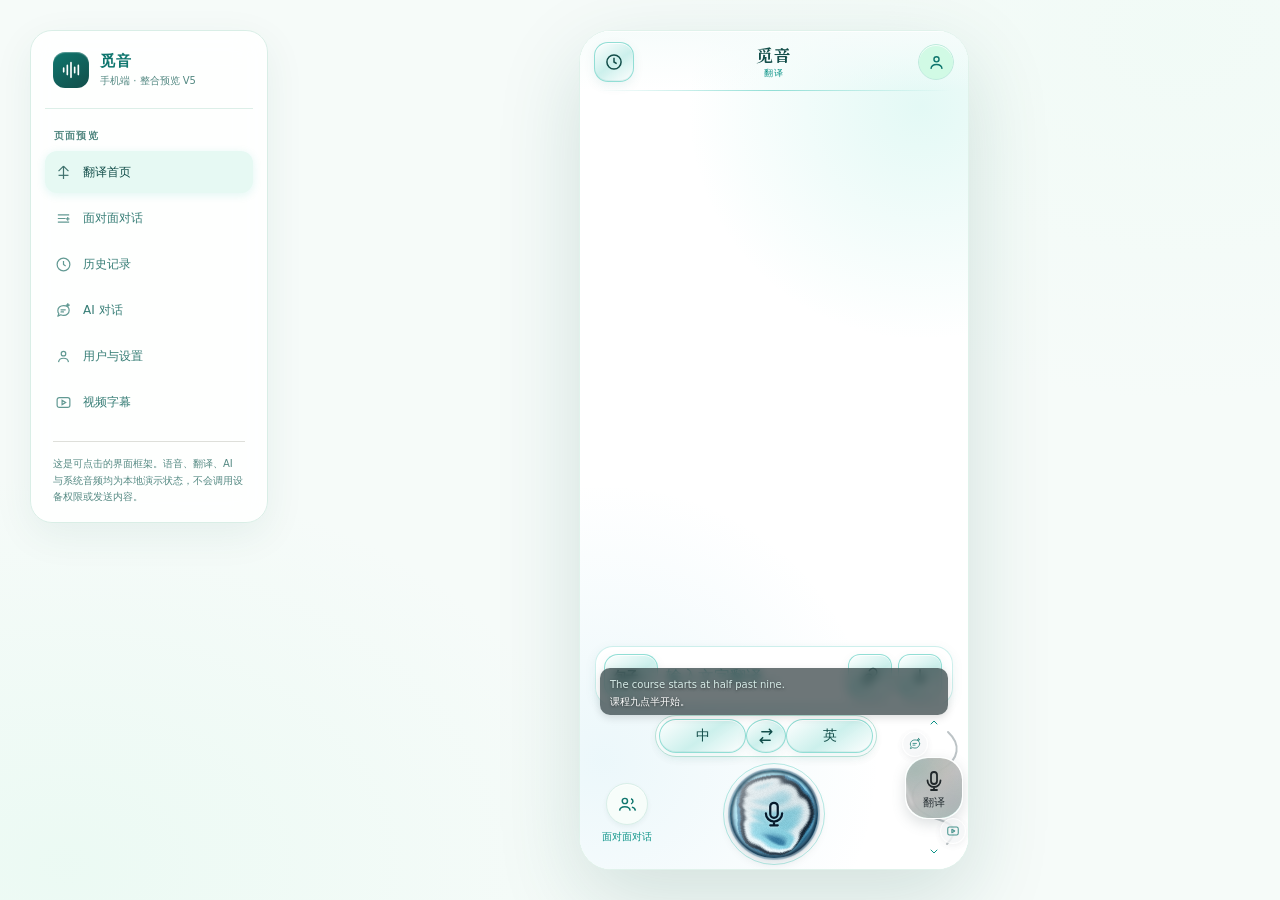
<file: app/miyin/assets/miyin_v5/index.html>
<!doctype html>
<html lang="zh-CN" data-theme="mint-holographic">
<head>
  <meta charset="utf-8">
  <meta name="viewport" content="width=device-width, initial-scale=1, maximum-scale=1, user-scalable=no, viewport-fit=cover">
  <meta name="theme-color" content="#ffffff">
  <link rel="icon" href="data:image/svg+xml,%3Csvg xmlns='http://www.w3.org/2000/svg' viewBox='0 0 48 48'%3E%3Crect width='48' height='48' rx='14' fill='%232f3635'/%3E%3Cpath d='M10 19v10m7-16v22m7-26v30m7-21v12m7-17v22' stroke='white' stroke-width='3' stroke-linecap='round'/%3E%3C/svg%3E">
  <title>觅音</title>
  <link rel="stylesheet" href="./miyin-v5.css?v=5-orb-settings-r2">
  <script src="./miyin-mobile-shaders.js"></script>
  <style>
    :root { color-scheme:light; --page:#ffffff; --surface:#ffffffed; --surface-2:#f2fcf8; --ink:#0f766e; --title:#134e4a; --muted:#0d9488; --accent:#14b8a6; --mint:#e6f9f3; --mint-deep:#c8f5e8; --mint-icon:#d1fae5; --holo-cyan:#7dd3c0; --holo-lilac:#e0bbe4; --holo-yellow:#f5e6a3; --line:#d7eee7; --line-strong:#b9e4d9; --selected:#d1fae5; --selected-ink:#134e4a; --shadow:0 18px 55px rgba(20,84,74,.12); --voice-a:#b8e4e8; --voice-b:#4a9aa9; --voice-c:#146278; --wheel:#ffffffd9; --wheel-edge:#d3eee5; --danger:#b44036; --safe-top:env(safe-area-inset-top,0px); --safe-bottom:env(safe-area-inset-bottom,0px); }
    html[data-native-host="true"] { --safe-top:0px; --safe-bottom:0px; }
    * { box-sizing:border-box; }
    html,body { margin:0; min-height:100%; background:#e9e9e6; color:var(--ink); font-family:Inter,"SF Pro Display","Segoe UI","Noto Sans SC",system-ui,sans-serif; }
    button,input,textarea { font:inherit; }
    button,input,textarea,a,[role="button"] { -webkit-tap-highlight-color:transparent; }
    button { color:inherit; }
    .workspace { min-height:100vh; min-height:100dvh; display:grid; grid-template-columns:238px minmax(460px,1fr); gap:30px; padding:30px; }
    .preview-nav { align-self:start; position:sticky; top:28px; padding:20px 14px 16px; border:1px solid #ffffffa8; border-radius:22px; background:#f7f7f3cc; backdrop-filter:blur(16px); box-shadow:0 12px 40px rgba(30,35,31,.07); }
    .nav-brand { display:flex; align-items:center; gap:11px; padding:1px 8px 20px; border-bottom:1px solid #dedfda; }
    .brand-mark { width:36px; height:36px; border-radius:12px; display:grid; place-items:center; color:#fff; background:linear-gradient(145deg,#2c3537,#101617); box-shadow:inset 0 1px 1px #ffffff54; }
    .brand-mark svg { width:22px;height:22px; }
    .nav-brand strong { display:block;font-size:15px;letter-spacing:.08em; }
    .nav-brand small { display:block;margin-top:3px;color:#7d817e;font-size:10px; }
    .nav-caption { padding:20px 9px 8px;color:#7d817e;font-size:10px;font-weight:700;letter-spacing:.12em; }
    .screen-nav { display:grid; gap:4px; }
    .screen-nav button { display:flex;align-items:center;gap:11px;min-height:42px;padding:0 10px;border:0;border-radius:12px;background:transparent;color:#5a605c;text-align:left;font-size:12px;cursor:pointer;transition:background .18s,color .18s,transform .18s; }
    .screen-nav button svg { width:17px;height:17px;opacity:.78; }
    .screen-nav button:hover { background:#fff;transform:translateX(2px); }
    .screen-nav button[aria-current="page"] { background:#fff;color:#202522;box-shadow:0 2px 10px #2223; }
    .nav-note { margin:18px 8px 0;padding-top:14px;border-top:1px solid #dedfda;color:#808581;font-size:10px;line-height:1.65; }
    .stage { min-width:0;display:grid;place-items:center;position:relative; }
    .device { width:min(390px,100%);height:min(844px,calc(100vh - 60px));height:min(844px,calc(100dvh - 60px));min-height:680px;position:relative;border:1px solid #ffffffc9;border-radius:32px;overflow:hidden;background:var(--page);box-shadow:0 28px 84px rgba(28,31,29,.2),inset 0 0 0 1px #ffffff74; }
    #app { height:100%;width:100%;position:relative;overflow:hidden;background:var(--page);color:var(--ink);transition:background .24s,color .24s; }
    .screen { display:none;height:100%;width:100%;flex-direction:column;position:absolute;inset:0;background:var(--page); }
    .screen.active { display:flex;animation:screen-in .22s ease-out both; }
    @keyframes screen-in { from { opacity:.55;transform:translateY(4px); } to { opacity:1;transform:none; } }
    .topbar { height:calc(60px + var(--safe-top));flex:none;display:grid;grid-template-columns:54px 1fr 54px;align-items:center;padding:calc(6px + var(--safe-top)) 14px 4px;border-bottom:1px solid var(--line); }
    .top-icon { width:40px;height:40px;border:0;border-radius:14px;background:transparent;display:grid;place-items:center;cursor:pointer;color:var(--ink);transition:background .16s,transform .16s; }
    .top-icon:hover { background:var(--surface-2);transform:scale(1.04); }
    .top-icon svg { width:20px;height:20px; }
    .top-brand { text-align:center;min-width:0; }
    .top-brand strong { font-size:17px;font-weight:650;letter-spacing:.12em; }
    .top-brand small { display:block;margin-top:1px;color:var(--muted);font-size:10px; }
    .avatar-button { position:relative;justify-self:end;flex:0 0 36px;width:36px;height:36px;aspect-ratio:1 / 1;border:1px solid var(--line);border-radius:50%;background:var(--surface);display:grid;place-items:center;cursor:pointer;overflow:hidden;padding:0;clip-path:circle(50%); }
    .avatar-button svg { width:19px;height:19px; }
    .avatar-image { position:absolute;inset:0;display:none;width:100%;height:100%;border-radius:50%;object-fit:cover;object-position:center;clip-path:circle(50%); }
    .has-avatar .avatar-image { display:block; }
    .has-avatar > svg { display:none; }
    .scroll-area { min-height:0;flex:1;overflow:auto;overscroll-behavior:contain;scrollbar-width:thin;scrollbar-color:var(--line-strong) transparent; }
    .scroll-area::-webkit-scrollbar { width:4px; }
    .scroll-area::-webkit-scrollbar-thumb { background:var(--line-strong);border-radius:99px; }
    .home-transcript { min-height:0;flex:1;display:flex;flex-direction:column;gap:13px;padding:12px 21px 5px;overflow:auto;scrollbar-width:thin; }
    .bubble { max-width:84%;padding:13px 15px;border:1px solid var(--line);border-radius:19px;background:var(--surface);box-shadow:0 3px 12px rgba(40,44,41,.035);line-height:1.52;font-size:14px; }
    .bubble.source { align-self:flex-end;border-radius:19px 19px 6px 19px;background:var(--selected);color:var(--selected-ink); }
    .bubble.translation { align-self:flex-end;margin-right:9px;padding:8px 14px;border-radius:15px;background:transparent;border-color:transparent;color:var(--muted);font-size:12px;box-shadow:none; }
    .bubble.other { align-self:flex-start;border-radius:19px 19px 19px 6px; }
    .bubble .lang-tag { display:block;margin-bottom:4px;color:var(--muted);font-size:9px; }
    .inline-progress { color:var(--muted);font-size:11px;display:inline-flex;align-items:center;gap:7px; }
    .dots { display:inline-flex;gap:3px; }
    .dots i { display:block;width:4px;height:4px;border-radius:50%;background:currentColor;animation:dot 1s infinite ease-in-out; }
    .dots i:nth-child(2){animation-delay:.14s}.dots i:nth-child(3){animation-delay:.28s}
    @keyframes dot { 0%,60%,100%{opacity:.25;transform:translateY(0)}30%{opacity:1;transform:translateY(-3px)} }
    .translate-panel { flex:none;padding:8px 15px 0; }
    .text-entry { min-height:58px;display:flex;align-items:center;gap:10px;padding:7px 10px 7px 15px;border:1px solid var(--line);border-radius:18px;background:var(--surface);box-shadow:0 6px 16px rgba(30,35,31,.04); }
    .text-entry input { flex:1;min-width:0;border:0;outline:0;background:transparent;color:var(--ink);font-size:16px; }
    .text-entry input::placeholder { color:var(--muted);opacity:.8; }
    .round-tool { width:36px;height:36px;flex:none;border:0;border-radius:12px;background:var(--surface-2);display:grid;place-items:center;cursor:pointer; }
    .round-tool svg { width:18px;height:18px; }
    .entry-tools { display:none;gap:8px;padding:8px 3px 0; }
    .entry-tools.open { display:none; }
    .entry-tools button { flex:1;min-height:35px;border:1px solid var(--line);border-radius:11px;background:var(--surface);color:var(--muted);font-size:10px;cursor:pointer; }
    .translation-mode { display:grid;grid-template-columns:1fr 1fr;gap:5px;padding:0 4px 7px; }
    .translation-mode button { min-height:44px;border:1px solid var(--line);border-radius:10px;background:var(--surface);color:var(--muted);font-size:11px;cursor:pointer;touch-action:manipulation;transition:background .16s,color .16s,border-color .16s; }
    .translation-mode button[aria-pressed="true"] { border-color:var(--line-strong);background:var(--selected);color:var(--selected-ink);font-weight:600; }
    .translation-mode button:focus-visible { outline:2px solid var(--accent);outline-offset:2px; }
    .language-row { display:flex;align-items:center;justify-content:center;gap:10px;padding:9px 14px 2px; }
    .language-pill { position:relative;min-width:96px;height:36px;padding:0 12px;border:1px solid var(--line);border-radius:99px;background:var(--surface);color:var(--ink);font-size:12px;cursor:pointer; }
    .language-pill::before { content:"";position:absolute;inset:-4px 0;border-radius:inherit; }
    .language-swap { position:relative;width:34px;height:34px;border:0;border-radius:50%;background:transparent;color:var(--muted);display:grid;place-items:center;cursor:pointer;transition:transform .22s,color .16s; }
    .language-swap::before { content:"";position:absolute;inset:-5px;border-radius:50%; }
    .language-swap:hover { transform:rotate(180deg);color:var(--ink); }
    .language-swap svg { width:19px;height:19px; }
    .translation-feedback { max-width:92%;padding:8px 11px;border:1px solid var(--line);border-radius:12px;background:var(--surface-2);color:var(--muted);font-size:11px;line-height:1.45;display:flex;flex-wrap:wrap;align-items:center;gap:6px;flex:none; }
    .translation-feedback.is-error { color:var(--danger); }
    .translation-feedback button { min-height:44px;margin:0;padding:0 11px;border:1px solid var(--line);border-radius:8px;background:var(--surface);color:var(--ink);font-size:11px;cursor:pointer;touch-action:manipulation; }
    .translation-attribution { display:block;margin-top:4px;color:var(--muted);font-size:9px; }
    .native-history-summary { display:flex;align-items:center;justify-content:space-between;gap:8px;margin:0 0 12px;color:var(--muted);font-size:10px; }
    .native-history-summary button { min-height:32px;padding:0 9px;border:1px solid var(--line);border-radius:10px;background:var(--surface);color:var(--danger);font-size:10px;cursor:pointer; }
    .native-history-entry { margin:0 0 12px;padding:13px;border:1px solid var(--line);border-radius:14px;background:var(--surface);color:var(--ink);line-height:1.55;overflow-wrap:anywhere; }
    .native-history-entry small { display:block;margin-bottom:7px;color:var(--muted);font-size:10px; }
    .native-history-entry p { margin:0 0 9px;white-space:pre-wrap; }
    .native-history-entry p:last-child { margin-bottom:0; }
    .home-controls { position:relative;flex:none;height:110px;padding:7px 15px calc(8px + var(--safe-bottom));display:grid;grid-template-columns:1fr 1fr 1fr;align-items:center; }
    .face-entry { justify-self:start;min-width:61px;padding:4px 7px;border:0;background:transparent;display:grid;justify-items:center;gap:5px;color:var(--muted);font-size:10px;cursor:pointer; }
    .face-entry .face-icon { width:42px;height:42px;border:1px solid var(--line);border-radius:50%;background:var(--surface);display:grid;place-items:center;color:var(--ink);transition:transform .18s,box-shadow .18s; }
    .face-entry:hover .face-icon { transform:translateY(-2px);box-shadow:0 7px 15px rgba(20,35,36,.11); }
    .face-entry svg { width:21px;height:21px; }
    .mic-button { justify-self:center;position:relative;width:84px;height:84px;border-radius:50%;border:2px solid #193d4b;background:radial-gradient(circle at 36% 25%,#e5ffff 0 5%,#c2f0f3 12%,#82c9d6 32%,#31869a 61%,#15556b 100%);color:#052c3b;display:grid;place-items:center;cursor:pointer;isolation:isolate;box-shadow:inset 1px 2px 5px #f2ffffde,inset -5px -8px 13px #092e43a3,0 5px 12px #123b4b4a,0 0 0 3px #ffffff9e;transition:transform .17s,box-shadow .22s,filter .2s;touch-action:none; }
    .mic-button::before { content:"";position:absolute;z-index:-1;inset:5px 9px 51%;border-radius:80% 80% 45% 45%;background:linear-gradient(135deg,#fff9,#fff2 58%,transparent);filter:blur(1px);transform:rotate(-13deg); }
    .mic-button::after { content:"";position:absolute;inset:-7px;border:1px solid #92dce2a8;border-radius:50%;opacity:.7;transition:inset .2s,opacity .2s; }
    .mic-button svg { width:29px;height:29px;filter:drop-shadow(0 1px 1px #ffffff65); }
    .mic-button:hover { transform:scale(1.045) rotate(-2deg);box-shadow:inset 1px 2px 5px #f2ffffde,inset -5px -8px 13px #092e43a3,0 8px 20px #123b4b66,0 0 0 4px #ffffffb0; }
    .mic-button:active,.mic-button.is-listening { transform:scale(.96);filter:saturate(1.15);box-shadow:inset 1px 2px 8px #f2ffffd4,inset -7px -9px 15px #082c41,0 0 0 6px #4eafbf38,0 0 26px #63d0d954; }
    .mic-button.is-listening::after { inset:-11px;opacity:.9;animation:ring 1.15s ease-out infinite; }
    @keyframes ring { 0%{transform:scale(.94);opacity:.75}100%{transform:scale(1.22);opacity:0} }
    .control-caption { position:absolute;left:50%;bottom:7px;transform:translateX(-50%);color:var(--muted);font-size:9px;white-space:nowrap; }
    .mode-wheel { position:absolute;z-index:5;right:10px;bottom:12px;width:57px;height:139px;padding:5px 0;border:1px solid var(--wheel-edge);border-radius:30px;background:var(--wheel);backdrop-filter:blur(16px) saturate(1.3);box-shadow:0 7px 20px rgba(22,43,48,.12),inset 0 1px 0 #ffffffa6;display:flex;flex-direction:column;align-items:center;justify-content:space-between;overflow:hidden; }
    .mode-wheel::before { content:"";position:absolute;inset:2px 7px auto;height:27px;border-radius:50%;background:linear-gradient(#fff8,transparent);pointer-events:none; }
    .wheel-arrow,.wheel-mode { position:relative;z-index:1;border:0;background:transparent;display:grid;place-items:center;cursor:pointer;color:var(--muted);transition:transform .2s,color .18s,background .18s; }
    .wheel-arrow { width:28px;height:19px;border-radius:9px; }
    .wheel-arrow svg { width:14px;height:14px; }
    .wheel-arrow:hover { color:var(--ink);transform:scale(1.18); }
    .wheel-modes { position:relative;z-index:1;display:flex;flex-direction:column;align-items:center;justify-content:center;gap:0; }
    .wheel-mode { width:28px;height:25px;border-radius:11px;opacity:.48; }
    .wheel-mode svg { position:relative;z-index:2;width:15px;height:15px; }
    .wheel-mode.is-current { width:40px;height:40px;margin:1px 0;overflow:hidden;border:1px solid #ffffffbf;border-radius:50%;background:linear-gradient(150deg,#ffffffc9,#ffffff1c);color:var(--ink);opacity:1;box-shadow:0 3px 12px #223c4033,inset 0 1px 0 #fff;transform:scale(1.04);animation:wheel-enter .24s ease-out both; }
    .wheel-mode.is-current::after { content:"";position:absolute;inset:-38%;z-index:1;transform:translateX(-135%) rotate(22deg);background:linear-gradient(100deg,transparent 36%,#ffffff9c 48%,#a6d8dc55 55%,transparent 68%);pointer-events:none; }
    .mode-wheel:hover .wheel-mode.is-current::after { animation:wheel-glint .85s ease-out; }
    .wheel-mode.is-current svg { width:19px;height:19px; }
    .wheel-mode.is-current:hover { animation:wheel-rock .42s ease-in-out; }
    .wheel-mode:hover { opacity:1;transform:scale(1.1); }
    @keyframes wheel-enter { from{transform:scale(.9)}to{transform:scale(1.04)} }
    @keyframes wheel-glint { 0%{transform:translateX(-135%) rotate(22deg)}100%{transform:translateX(135%) rotate(22deg)} }
    @keyframes wheel-rock { 0%,100%{transform:scale(1.1) rotate(0)}25%{transform:scale(1.12) rotate(-7deg)}75%{transform:scale(1.12) rotate(7deg)} }
    .face-transcript { position:relative;flex:1;min-height:0;margin:0 13px;border:1px solid var(--line-strong);border-radius:2px;background:var(--surface);overflow:auto;padding:24px 14px 18px;scrollbar-width:thin; }
    .face-turn { max-width:84%;margin:0 0 18px auto;padding:11px 14px;border-radius:18px 18px 5px 18px;background:var(--selected);color:var(--selected-ink);font-size:13px;line-height:1.55; }
    .face-turn.left { margin:0 auto 18px 0;border-radius:18px 18px 18px 5px;background:var(--surface-2); }
    .face-turn small { display:block;margin-bottom:3px;color:var(--muted);font-size:9px; }
    .face-turn .translated { display:block;margin-top:4px;padding-top:5px;border-top:1px solid var(--line);font-size:12px;cursor:pointer; }
    .face-turn .translated:hover { text-decoration:underline;text-decoration-style:dotted;text-underline-offset:3px; }
    .face-turn.pending .translated { color:var(--muted); }
    .face-bottom { position:relative;flex:none;display:grid;grid-template-columns:minmax(58px,68px) minmax(0,1fr) minmax(58px,68px);align-items:center;gap:3px;padding:4px 12px calc(8px + var(--safe-bottom)); }
    .face-language { grid-column:1/-1;justify-self:center;display:flex;align-items:center;gap:10px;margin:0 0 5px;padding:4px 11px;border:1px solid var(--line);border-radius:99px;background:var(--surface);font-size:11px; }
    .face-language button:not(.language-swap) { position:relative;min-width:35px;min-height:28px;border:0;background:transparent;color:var(--ink);cursor:pointer; }
    .face-language button:not(.language-swap)::before { content:"";position:absolute;inset:-8px -5px;border-radius:8px; }
    .face-language .language-swap { width:34px;height:28px; }
    .face-language .language-swap::before { inset:-8px -5px; }
    .back-translate { align-self:end;justify-self:center;width:58px;min-height:62px;border:0;background:transparent;color:var(--muted);display:grid;justify-items:center;align-content:center;gap:5px;font-size:10px;cursor:pointer; }
    .back-translate span:first-child { width:38px;height:38px;border:1px solid var(--line);border-radius:50%;background:var(--surface);display:grid;place-items:center;color:var(--ink); }
    .back-translate svg { width:18px;height:18px; }
    .face-mic-wrap { width:100%;min-width:0;display:grid;justify-items:center;align-items:center;position:relative; }
    .face-mic { width:100px;height:100px; }
    .face-mic svg { width:34px;height:34px; }
    .face-status-row { position:absolute;width:1px;height:1px;padding:0;margin:-1px;overflow:hidden;clip:rect(0,0,0,0);clip-path:inset(50%);white-space:nowrap;border:0; }
    .face-status-row small { flex:none; }
    .history-head,.settings-head { height:56px;flex:none;display:grid;grid-template-columns:42px 1fr 42px;align-items:center;padding:5px 14px;border-bottom:1px solid var(--line); }
    .history-head h1,.settings-head h1 { margin:0;text-align:center;font-size:16px;font-weight:650; }
    .back-button { width:38px;height:38px;border:0;border-radius:12px;background:transparent;display:grid;place-items:center;cursor:pointer; }
    .back-button:hover { background:var(--surface-2); }
    .back-button svg { width:20px;height:20px; }
    .history-content { padding:12px 18px 24px;overflow-x:hidden;overscroll-behavior-x:none;touch-action:pan-y; }
    .history-unified-toolbar { position:relative;top:auto;z-index:auto;display:flex;align-items:center;justify-content:space-between;gap:5px;margin:0 0 10px;padding:0 0 8px;border-bottom:1px solid var(--line);background:transparent; }
    .history-unified-toolbar .back-button { flex:0 0 auto;width:auto;min-width:0;height:34px;padding:0 4px;display:flex;align-items:center;justify-content:flex-start;gap:4px;color:var(--muted);font-size:11px;white-space:nowrap; }
    .history-unified-toolbar .history-count { min-width:0;overflow:hidden;color:var(--muted);font-size:10px;text-overflow:ellipsis;white-space:nowrap; }
    .history-tool-actions { display:flex;flex:0 0 auto;align-items:center;gap:4px; }
    .history-tool-actions button { min-height:30px;padding:0 7px;border:1px solid var(--line);border-radius:10px;background:var(--surface);color:var(--muted);font-size:10px;white-space:nowrap;cursor:pointer; }
    .history-tool-actions button[data-history-bulk-delete],.history-tool-actions button[data-history-clear-category],.history-tool-actions button[data-native-clear-history] { color:var(--danger); }
    .history-tool-actions button:disabled { opacity:.45;cursor:default; }
    @media (max-width:370px) {
      .history-unified-toolbar .history-count { flex:1 1 auto;text-align:right; }
      .history-tool-actions { gap:3px; }
      .history-tool-actions button { min-width:0;padding:0 5px; }
    }
    .history-selection-control { display:none;flex:0 0 auto;align-items:center;justify-content:center;width:26px; }
    .history-selection-control input { width:18px;height:18px;margin:0;accent-color:var(--accent); }
    .history-content.is-selection-mode .history-selection-control { display:flex; }
    .history-content.is-selection-mode .record-row { border-color:var(--line-strong); }
    .history-content.is-selection-mode .record-actions,.history-content.is-selection-mode .delete-record { display:none; }
    .history-content.is-selection-mode .record-row.is-selected { background:var(--selected); }
    .history-secondary-action { display:flex;justify-content:flex-end;margin:0 0 8px; }
    .history-cats { display:grid;gap:14px; }
    .history-cat { width:100%;min-height:68px;padding:0 15px;border:1px solid var(--line);border-radius:18px;background:var(--surface);display:flex;align-items:center;justify-content:space-between;gap:14px;text-align:left;cursor:pointer;box-shadow:0 4px 14px rgba(36,40,37,.025);transition:transform .18s,border-color .18s,box-shadow .18s; }
    .history-cat:hover { transform:translateY(-2px);border-color:var(--line-strong);box-shadow:0 8px 18px rgba(36,40,37,.07); }
    .history-cat strong { display:block;font-size:13px;font-weight:590; }
    .history-cat small { display:block;margin-top:5px;color:var(--muted);font-size:10px; }
    .history-cat svg { width:17px;height:17px;color:var(--muted); }
    .history-foot { padding:15px 20px calc(16px + var(--safe-bottom));text-align:center;color:var(--muted);font-size:10px; }
    .record-list { display:grid;grid-template-columns:minmax(0,1fr);width:100%;min-width:0;gap:9px; }
    .record-row { box-sizing:border-box;min-width:0;min-height:69px;padding:10px 11px 10px 14px;border:1px solid var(--line);border-radius:15px;background:var(--surface);display:flex;align-items:center;gap:10px; }
    .record-open { flex:1;min-width:0;border:0;background:transparent;text-align:left;cursor:pointer; }
    .record-open b { display:block;overflow:hidden;text-overflow:ellipsis;white-space:nowrap;font-size:12px;font-weight:600; }
    .record-open small { display:block;margin-top:5px;overflow:hidden;text-overflow:ellipsis;white-space:nowrap;color:var(--muted);font-size:9px; }
    .native-history-list { gap:9px; }
    .native-history-row { min-height:69px; }
    .native-history-content { flex:1;min-width:0;overflow-wrap:anywhere; }
    .native-history-meta { display:block;margin:0 0 9px;color:var(--muted);font-size:10px;line-height:1.4; }
    .native-history-pair { display:grid;gap:8px; }
    .native-history-pair section { min-width:0; }
    .native-history-pair b { display:block;margin:0 0 3px;color:var(--muted);font-size:9px;font-weight:600; }
    .native-history-pair p { margin:0;color:var(--ink);font-size:12px;line-height:1.55;white-space:pre-wrap;overflow-wrap:anywhere; }
    .native-history-row .delete-record { flex:0 0 auto;margin-top:2px; }
    .history-chat-toolbar { display:flex;align-items:center;justify-content:space-between;gap:10px;margin:0 0 13px; }
    .history-chat-toolbar .back-button { width:auto;padding:0 9px;display:flex;gap:5px;color:var(--muted);font-size:11px; }
    .new-chat-button { min-height:34px;padding:0 12px;border:1px solid var(--line);border-radius:11px;background:var(--surface);color:var(--ink);font-size:10px;font-weight:600;cursor:pointer; }
    .new-chat-button:hover { border-color:var(--accent);background:var(--surface-2); }
    .history-search { width:100%;height:39px;margin:0 0 12px;padding:0 12px;border:1px solid var(--line);border-radius:12px;background:var(--surface);color:var(--ink);font-size:11px;outline:none; }
    .history-search:focus { border-color:var(--accent);box-shadow:0 0 0 3px color-mix(in srgb,var(--accent) 12%,transparent); }
    .history-empty { padding:36px 12px;text-align:center;color:var(--muted);font-size:11px;line-height:1.6; }
    .record-actions { display:flex;flex:none;align-items:center;gap:1px; }
    .record-actions button { width:29px;height:30px;border:0;border-radius:9px;background:transparent;color:var(--muted);font-size:15px;cursor:pointer; }
    .record-actions button:hover { background:var(--surface-2);color:var(--ink); }
    .history-detail-toolbar { display:flex;align-items:center;gap:8px;margin:0 0 15px; }
    .history-detail-toolbar h2 { min-width:0;margin:0;overflow:hidden;text-overflow:ellipsis;white-space:nowrap;font-size:15px; }
    .history-detail-meta { margin:0 0 15px;color:var(--muted);font-size:10px;line-height:1.55; }
    .history-detail-actions { display:flex;flex-wrap:wrap;gap:7px;margin:0 0 17px; }
    .history-detail-actions button { min-height:34px;padding:0 11px;border:1px solid var(--line);border-radius:11px;background:var(--surface);color:var(--ink);font-size:10px;font-weight:560;cursor:pointer; }
    .history-detail-actions button.primary { border-color:transparent;background:linear-gradient(135deg,#14b8a6,#0d9488);color:#fff; }
    .history-detail-actions button.destructive { color:var(--danger); }
    .history-detail-messages,.history-detail-entries { display:grid;gap:10px; }
    .history-detail-message,.history-entry { padding:12px;border:1px solid var(--line);border-radius:14px;background:var(--surface);font-size:11px;line-height:1.6;white-space:pre-wrap;overflow-wrap:anywhere; }
    .history-detail-message.user { background:var(--selected); }
    .history-detail-message small,.history-entry small { display:block;margin:0 0 5px;color:var(--muted);font-size:9px; }
    .history-entry-pair { display:grid;gap:7px; }
    .history-entry-pair b { display:block;margin-bottom:2px;font-size:9px;color:var(--muted);font-weight:550; }
    .history-audio-play { display:inline-flex;align-items:center;min-height:34px;margin-top:9px;padding:5px 11px;border:1px solid var(--line);border-radius:999px;background:var(--surface);color:var(--accent);font-size:10px;cursor:pointer; }
    .delete-record { width:31px;height:31px;border:0;border-radius:10px;background:transparent;color:var(--muted);cursor:pointer; }
    .delete-record:hover { background:#c2383017;color:var(--danger); }
    .delete-record svg { width:16px;height:16px; }
    .profile-summary { display:flex;flex-direction:column;align-items:center;padding:23px 18px 18px; }
    .profile-avatar { position:relative;flex:0 0 88px;width:88px;height:88px;aspect-ratio:1 / 1;padding:0;border:1px solid var(--line);border-radius:50%;background:linear-gradient(155deg,var(--surface),var(--surface-2));display:grid;place-items:center;color:var(--muted);box-shadow:0 8px 22px rgba(34,38,35,.07);cursor:pointer;overflow:hidden;clip-path:circle(50%);-webkit-tap-highlight-color:transparent; }
    .profile-avatar svg { width:33px;height:33px; }
    .profile-avatar-note { margin-top:6px;color:var(--muted);font-size:9px; }
    .profile-name { display:grid;grid-template-columns:minmax(0,1fr) auto minmax(0,1fr);align-items:center;width:min(100%,240px);margin-top:8px;font-size:13px; }
    .profile-name span { grid-column:2;min-width:0;max-width:180px;overflow:hidden;text-align:center;text-overflow:ellipsis;white-space:nowrap; }
    .profile-name button { grid-column:3;justify-self:end;width:28px;height:28px;margin:0;border:0;border-radius:9px;background:transparent;color:var(--muted);cursor:pointer; }
    .settings-list { display:grid;gap:9px;padding:0 16px 18px; }
    .setting-card { border:1px solid var(--line);border-radius:16px;background:var(--surface);overflow:hidden; }
    .setting-trigger { width:100%;min-height:53px;padding:0 15px;border:0;background:transparent;display:flex;align-items:center;justify-content:space-between;text-align:left;cursor:pointer; }
    .setting-trigger:hover { background:var(--surface-2); }
    .setting-trigger span { display:flex;align-items:center;gap:10px;font-size:12px;font-weight:560; }
    .setting-trigger svg { width:17px;height:17px;color:var(--muted);transition:transform .2s; }
    .setting-card.open .setting-trigger>svg { transform:rotate(180deg); }
    .setting-panel { display:none;padding:0 14px 14px;border-top:1px solid var(--line); }
    .setting-card.open .setting-panel { display:block;animation:panel-in .18s ease-out; }
    @keyframes panel-in {from{opacity:.4;transform:translateY(-3px)}to{opacity:1;transform:none}}
    .setting-row { min-height:45px;display:flex;align-items:center;justify-content:space-between;gap:10px;border-bottom:1px solid var(--line); }
    .setting-row:last-child { border-bottom:0; }
    .setting-copy b { display:block;font-size:10px;font-weight:580; }
    .setting-copy small { display:block;margin-top:3px;color:var(--muted);font-size:9px; }
    .value-control { max-width:145px;min-height:31px;padding:0 9px;border:1px solid var(--line);border-radius:10px;background:var(--surface-2);color:var(--ink);font-size:10px;cursor:pointer;white-space:nowrap; }
    .switch { position:relative;width:40px;height:23px;flex:none;border:0;border-radius:99px;background:var(--line-strong);cursor:pointer;transition:background .2s; }
    .switch::after { content:"";position:absolute;left:3px;top:3px;width:17px;height:17px;border-radius:50%;background:#fff;box-shadow:0 1px 3px #0003;transition:transform .2s; }
    .switch[aria-pressed="true"] { background:#62726c; }
    .switch[aria-pressed="true"]::after { transform:translateX(17px); }
    .profile-footer { margin-top:auto;display:flex;justify-content:space-between;gap:10px;padding:13px 20px calc(15px + var(--safe-bottom)); }
    .profile-footer button { min-height:37px;padding:0 13px;border:1px solid var(--line);border-radius:12px;background:var(--surface);color:var(--muted);font-size:10px;cursor:pointer; }
    .chat-top-actions { display:flex;gap:3px; }
    .chat-messages { min-height:0;flex:1;overflow:auto;padding:16px 15px 12px;display:flex;flex-direction:column;gap:11px; }
    .chat-empty { margin:auto 12px;text-align:center;color:var(--muted);font-size:12px;line-height:1.7; }
    .chat-empty small { display:inline-block;margin-top:7px;font-size:10px; }
    .chat-title { display:flex!important;align-items:center;justify-content:center;gap:6px; }
    .chat-ai-mark { width:18px;height:18px;display:inline-grid;place-items:center;color:var(--accent); }
    .chat-ai-mark svg { width:18px;height:18px; }
    .chat-bubble { max-width:84%;padding:12px 14px;border:1px solid var(--line);border-radius:17px;background:var(--surface);font-size:13px;line-height:1.55; }
    .chat-bubble { white-space:pre-wrap;overflow-wrap:anywhere; }
    .chat-bubble.user { align-self:flex-end;border-radius:17px 17px 5px 17px;background:var(--selected); }
    .chat-bubble.assistant { align-self:flex-start;border-radius:17px 17px 17px 5px; }
    .chat-bubble.pending { color:var(--muted); }
    .chat-bubble.failed { border-color:color-mix(in srgb,var(--danger) 35%,var(--line));color:var(--danger); }
    .chat-bubble.stopped { color:var(--muted); }
    .message-context { align-self:flex-end;max-width:86%;margin-top:-5px;display:flex;flex-wrap:wrap;justify-content:flex-end;gap:5px; }
    .message-context span { padding:4px 7px;border:1px solid var(--line);border-radius:9px;background:var(--surface-2);color:var(--muted);font-size:9px; }
    .chat-time { align-self:flex-end;margin-top:-8px;color:var(--muted);font-size:9px; }
    .chat-actions { display:flex;gap:10px;padding:0 16px 8px;color:var(--muted); }
    .chat-actions button { width:26px;height:26px;border:0;border-radius:8px;background:transparent;color:var(--muted);cursor:pointer; }
    .chat-actions button:hover { background:var(--surface-2); }
    .chat-actions button[aria-pressed="true"] { background:var(--selected);color:var(--ink); }
    .voice-overlay { position:absolute;inset:0;z-index:40;display:none;align-items:flex-end; }
    .voice-overlay[aria-hidden="false"] { display:flex; }
    .voice-backdrop { position:absolute;inset:0;background:rgba(24,39,35,.32);backdrop-filter:blur(5px); }
    .voice-panel { position:relative;width:100%;max-height:calc(100% - 18px);overflow-y:auto;overscroll-behavior:contain;padding:21px 20px calc(21px + var(--safe-bottom));border:1px solid var(--line);border-radius:25px 25px 0 0;background:var(--page);box-shadow:0 -12px 40px rgba(20,84,74,.14);animation:voice-sheet-in .24s ease-out both; }
    @keyframes voice-sheet-in { from { transform:translateY(20px);opacity:.65; } to { transform:none;opacity:1; } }
    .voice-grip { width:36px;height:4px;margin:-7px auto 18px;border-radius:8px;background:var(--line-strong); }
    .voice-heading { text-align:center; }
    .voice-orb { width:68px;height:68px;margin:0 auto 12px;border:1px solid var(--line);border-radius:50%;background:radial-gradient(circle at 35% 28%,#fff 0%,#d9f7ee 52%,#b8e4e8 100%);display:grid;place-items:center;color:var(--title);box-shadow:0 8px 20px rgba(20,84,74,.12); }
    .voice-orb svg { width:30px;height:30px; }
    .voice-heading h2 { margin:0;font-size:17px;color:var(--title); }
    .voice-heading p { margin:7px auto 0;max-width:300px;color:var(--muted);font-size:11px;line-height:1.6; }
    .voice-live-state { margin:18px 0 14px;padding:11px 12px;border:1px solid var(--line);border-radius:14px;background:var(--surface-2);display:flex;align-items:center;gap:9px;color:var(--ink);font-size:11px; }
    .voice-pulse { width:9px;height:9px;flex:none;border-radius:50%;background:var(--accent);box-shadow:0 0 0 4px rgba(20,184,166,.13); }
    .voice-overlay[data-voice-state="listening"] .voice-pulse { animation:voice-pulse 1.2s ease-in-out infinite; }
    @keyframes voice-pulse { 50% { box-shadow:0 0 0 8px rgba(20,184,166,.05);transform:scale(.88); } }
    .voice-transcript { min-height:42px;margin:0 0 14px;color:var(--muted);font-size:10px;line-height:1.55; }
    .voice-buttons { display:grid;grid-template-columns:1fr 1fr;gap:9px; }
    .voice-buttons button { min-height:42px;padding:0 12px;border:1px solid var(--line);border-radius:13px;background:var(--surface);color:var(--ink);font-size:11px;font-weight:600;cursor:pointer; }
    .voice-buttons button.primary { border-color:transparent;background:linear-gradient(135deg,#14b8a6,#0d9488);color:#fff; }
    .voice-buttons button.wide { grid-column:1/-1; }
    .voice-buttons button:hover { transform:translateY(-1px); }
    .chat-compose { flex:none;margin-right:59px;padding:9px 6px calc(12px + var(--safe-bottom)) 13px; }
    .compose-card { padding:9px 10px 7px;border:1px solid var(--line);border-radius:18px;background:var(--surface);box-shadow:0 5px 18px rgba(25,30,27,.05); }
    .context-chips { display:flex;flex-wrap:wrap;gap:6px;margin:0 0 6px; }
    .context-chips:empty { display:none; }
    .context-chip { max-width:100%;min-height:26px;padding:3px 5px 3px 9px;border:1px solid var(--line);border-radius:9px;background:var(--surface-2);display:inline-flex;align-items:center;gap:6px;color:var(--ink);font-size:9px; }
    .context-chip span { overflow:hidden;text-overflow:ellipsis;white-space:nowrap; }
    .context-chip button { width:20px;height:20px;border:0;border-radius:6px;background:transparent;color:var(--muted);font-size:13px;cursor:pointer; }
    .context-chip button:hover { background:var(--surface);color:var(--danger); }
    .compose-card textarea { width:100%;min-height:43px;max-height:100px;resize:vertical;border:0;outline:0;background:transparent;color:var(--ink);font-size:12px; }
    .compose-card textarea::placeholder { color:var(--muted); }
    .compose-tools { display:flex;align-items:center;gap:6px; }
    .compose-tools button { min-height:30px;padding:0 8px;border:0;border-radius:9px;background:transparent;color:var(--muted);font-size:10px;cursor:pointer; }
    .compose-tools button:hover { background:var(--surface-2);color:var(--ink); }
    .compose-tools .model-select { margin-left:auto;border:1px solid var(--line);background:var(--surface-2);color:var(--ink); }
    .send-button { width:31px;height:31px;border:0;border-radius:50%;background:#242b2a;color:#fff;display:grid;place-items:center;cursor:pointer; }
    .send-button svg { width:16px;height:16px; }
    .video-controls { padding:18px 17px 5px;display:grid;gap:9px; }
    .video-setting { min-height:54px;padding:0 13px;border:1px solid var(--line);border-radius:14px;background:var(--surface);display:flex;align-items:center;justify-content:space-between;gap:10px; }
    .video-setting b { display:block;font-size:11px;font-weight:570; }
    .video-setting small { display:block;margin-top:3px;color:var(--muted);font-size:9px; }
    .source-pills { display:flex;gap:6px;padding:5px 17px 9px; }
    .source-pills button { flex:1;min-height:32px;border:1px solid var(--line);border-radius:10px;background:var(--surface);color:var(--muted);font-size:9px;cursor:pointer; }
    .source-pills button[aria-pressed="true"] { background:var(--selected);color:var(--selected-ink);border-color:var(--line-strong); }
    .subtitle-preview { position:relative;flex:1;min-height:198px;margin:4px 17px 13px;padding:14px;border:1px solid var(--line);border-radius:17px;background:var(--surface-2);display:flex;flex-direction:column; }
    .subtitle-head { display:flex;align-items:center;justify-content:space-between;gap:8px;color:var(--muted);font-size:9px; }
    .subtitle-lang { padding:5px 7px;border:1px solid var(--line);border-radius:9px;background:var(--surface);color:var(--ink);font-size:9px; }
    .caption-card { margin-top:13px;padding:10px 11px;border:1px solid var(--line);border-radius:12px;background:var(--surface);font-size:11px;line-height:1.55; }
    .caption-card small { display:block;margin-bottom:4px;color:var(--muted);font-size:9px; }
    .caption-card.translation { margin-top:7px;color:var(--muted);font-size:10px; }
    .subtitle-actions { margin-top:auto;padding-top:12px;padding-right:58px;display:flex;align-items:center;justify-content:space-between;gap:8px; }
    .demo-status { color:var(--muted);font-size:9px; }
    .video-start { min-height:34px;padding:0 12px;border:1px solid var(--line-strong);border-radius:11px;background:var(--surface);color:var(--ink);font-size:10px;white-space:nowrap;cursor:pointer; }
    .video-start.active { background:#e3efef;color:#164d59;border-color:#c1dcdc; }
    .toast { position:absolute;z-index:20;left:50%;bottom:calc(25px + var(--safe-bottom));max-width:calc(100% - 35px);padding:10px 14px;border:1px solid #ffffff22;border-radius:12px;background:#252a29;color:#fff;box-shadow:0 8px 28px #0003;font-size:11px;line-height:1.4;text-align:center;opacity:0;transform:translate(-50%,10px);pointer-events:none;transition:opacity .2s,transform .2s; }
    .toast.show { opacity:1;transform:translate(-50%,0); }
    .chat-image-card { display:inline-flex;flex-direction:column;gap:8px;max-width:min(240px,100%);min-height:44px;padding:8px;border-radius:18px;overflow:hidden; }
    .chat-image-card img { display:block;width:100%;max-height:220px;object-fit:contain;border-radius:12px; }
    .chat-image-card span { max-width:100%;overflow-wrap:anywhere;font:inherit; }
    .chat-pending-image { width:32px;height:32px;object-fit:cover;border-radius:8px; }
    .chat-image-preview { display:flex;justify-content:center; }
    .modal-scrim { position:absolute;z-index:30;inset:0;padding:18px;display:none;align-items:flex-end;justify-content:center;background:#171b1b5a;backdrop-filter:blur(3px); }
    .modal-scrim.open { display:flex;animation:fade-in .16s ease-out; }
    @keyframes fade-in { from{opacity:0}to{opacity:1} }
    .modal-card { width:100%;max-width:430px;max-height:84%;overflow:auto;padding:16px;border:1px solid var(--line);border-radius:22px;background:var(--surface);color:var(--ink);box-shadow:0 18px 60px #0003;animation:sheet-in .22s cubic-bezier(.2,.75,.25,1); }
    @keyframes sheet-in { from{transform:translateY(18px);opacity:.75}to{transform:none;opacity:1} }
    .modal-grab { width:34px;height:4px;margin:-6px auto 13px;border-radius:99px;background:var(--line-strong); }
    .modal-head { display:flex;align-items:center;justify-content:space-between;margin-bottom:8px; }
    .modal-head h2 { margin:0;font-size:15px;font-weight:650; }
    .modal-close { width:31px;height:31px;border:0;border-radius:10px;background:var(--surface-2);color:var(--muted);font-size:19px;cursor:pointer; }
    .modal-copy { margin:0 0 13px;color:var(--muted);font-size:10px;line-height:1.55;white-space:pre-wrap;overflow-wrap:anywhere; }
    .modal-options { display:grid;gap:8px; }
    .chat-attachment-grid { grid-template-columns:repeat(5,minmax(0,1fr));gap:6px; }
    .chat-attachment-option { width:100%;min-width:44px;height:auto;min-height:48px;padding:0;border:1px solid var(--line);border-radius:14px;background:var(--surface-2);color:var(--ink);display:grid;place-items:center;cursor:pointer;touch-action:manipulation; }
    .chat-attachment-option svg { width:22px;height:22px; }
    .chat-source-citation{border:0;background:none;color:var(--accent);font:inherit;padding:0 2px;text-decoration:underline;cursor:pointer}
    .chat-attachment-option:hover,.chat-attachment-option:focus-visible { background:var(--selected);border-color:var(--line-strong); }
    .chat-attachment-option:focus-visible { outline:2px solid var(--accent);outline-offset:2px; }
    .modal-option { min-height:47px;padding:0 12px;border:1px solid var(--line);border-radius:12px;background:var(--surface);display:flex;align-items:center;justify-content:space-between;text-align:left;cursor:pointer; }
    .modal-option:hover { background:var(--surface-2); }
    .modal-option small { color:var(--muted);font-size:9px; }
    .modal-option-row { display:grid;grid-template-columns:minmax(0,1fr) 50px;gap:6px;align-items:center; }
    .modal-option-row .modal-option { min-width:0; }
    .modal-option-preview { min-height:42px;padding:0 7px;border:1px solid var(--line);border-radius:12px;background:var(--surface);color:var(--accent);font-size:10px;cursor:pointer; }
    .modal-footer { display:flex;justify-content:flex-end;gap:8px;margin-top:14px; }
    .modal-footer button { min-height:38px;padding:0 14px;border:1px solid var(--line);border-radius:11px;background:var(--surface);font-size:10px;cursor:pointer; }
    .modal-footer .confirm { background:#303735;color:white;border-color:#303735; }
    .modal-footer .destructive { background:var(--danger);border-color:var(--danger);color:#fff; }
    .file-input { display:none; }
    button:focus-visible,input:focus-visible,textarea:focus-visible { outline:2px solid color-mix(in srgb,var(--accent) 68%,white);outline-offset:2px; }
    button:focus:not(:focus-visible),input:focus:not(:focus-visible),textarea:focus:not(:focus-visible) { outline:none; }
    @media (max-width:850px) { .workspace { display:block;padding:0;min-height:100vh;min-height:100dvh; } .preview-nav { display:none; } .stage { min-height:100vh;min-height:100dvh; } .device { width:100%;height:100vh;height:100dvh;min-height:620px;border:0;border-radius:0;box-shadow:none; } }
    @media (max-width:370px) { .topbar { grid-template-columns:46px 1fr 46px;padding-left:9px;padding-right:9px; } .home-controls { padding-left:8px;padding-right:8px; } .mic-button { width:76px;height:76px; } .mode-wheel { right:0; } .translate-panel { padding-left:11px;padding-right:11px; } .history-content { padding-left:13px;padding-right:13px; } }
    /* V5 refinement: the face-to-face transcript uses only its top divider. */
    #screen-face .topbar { border-bottom:0; }
    #screen-face .face-transcript { margin:0; padding:24px 26px 18px; border:0; border-top:1px solid var(--line); border-radius:0; background:transparent; }
    #screen-face .face-turn { max-width:min(84%, 500px); box-shadow:none; }
    .translation-speech-row { display:flex;align-items:flex-start;gap:7px;min-width:0; }
    .translation-speech-row .translation-text { flex:1;min-width:0; }
    .translation-audio-action { width:30px;height:30px;min-width:30px;flex:none;padding:0;border:1px solid var(--line);border-radius:50%;background:var(--surface);color:var(--muted);display:inline-grid;place-items:center;cursor:pointer; }
    .translation-audio-action svg { width:15px;height:15px; }
    .translation-audio-action[aria-pressed="true"] { color:var(--accent);border-color:var(--accent);background:var(--theme-wash); }
    #screen-face .face-turn .translated { display:flex;align-items:flex-start;gap:7px;cursor:default; }
    .face-translated-text { flex:1;min-width:0; }
    .face-translated-text small { display:block;margin-bottom:2px;color:var(--muted);font-size:9px; }

    /* Keep AI chat close to a clean conversation canvas, with clear actions. */
    #screen-chat .chat-messages { padding:26px 21px 12px; gap:6px; }
    #screen-chat .top-brand { text-align:center; }
    #screen-chat .top-brand strong.chat-title { display:inline-flex!important; align-items:center; justify-content:center; gap:6px; white-space:nowrap; }
    #screen-chat .top-brand strong.chat-title .chat-ai-mark { width:18px; height:18px; }
    #screen-chat .chat-empty { align-self:stretch; max-width:320px; margin:clamp(50px, 15vh, 130px) 8px auto; color:var(--title); text-align:left; font-size:23px; line-height:1.35; }
    #screen-chat .chat-empty small { display:block; max-width:260px; color:var(--muted); font-size:11px; line-height:1.6; }
    #screen-chat .chat-bubble.user { max-width:84%; padding:10px 14px; border:1px solid var(--line); border-radius:18px 18px 5px 18px; background:var(--selected); color:var(--selected-ink); box-shadow:none; }
    #screen-chat .chat-bubble.assistant { width:auto; max-width:84%; padding:12px 14px; border:1px solid var(--line); border-radius:17px 17px 17px 5px; background:var(--surface); box-shadow:none; color:var(--title); font-size:14px; }
    #screen-chat .chat-bubble.assistant.failed { color:var(--danger); }
    #screen-chat .chat-time { margin-top:-3px; }
    #screen-chat .chat-compose { margin:0; padding:8px 78px calc(10px + var(--safe-bottom)) 22px; }
    #screen-chat .compose-card { padding:5px 8px 7px; border-radius:16px; box-shadow:0 3px 13px rgba(25,30,27,.035); }
    #screen-chat .compose-card textarea { height:48px; min-height:48px; max-height:104px; padding:5px 1px; resize:none; overflow-y:hidden; font-size:15px; line-height:1.42; }
    #screen-chat .compose-tools { gap:4px; }
    #screen-chat .compose-tools button { min-height:44px; padding:0 7px; font-size:11px; }
    #screen-chat .compose-tools > [data-action="chat-attach"] { flex:0 0 44px; width:44px; padding:0; }
    #screen-chat .compose-tools .model-select { flex:1 1 68px; min-width:0; max-width:108px; overflow:hidden; text-overflow:ellipsis; }
    #screen-chat .compose-tools [data-action="chat-voice"] { min-height:44px; flex:0 1 auto; gap:5px; padding:0 8px; border:1px solid var(--line); border-radius:10px; background:var(--surface-2); display:inline-flex; align-items:center; color:var(--ink); }
    #screen-chat .compose-tools [data-action="chat-voice"] svg { width:18px; height:18px; }
    #screen-chat .compose-tools [data-action="chat-voice"] span { font-size:10px; white-space:nowrap; }
    #screen-chat .compose-tools .send-button { flex:0 0 44px; width:44px; height:44px; min-height:44px; padding:0; }
    .chat-actions { flex-wrap:wrap; align-items:center; gap:4px; padding:0 2px 8px; }
    .chat-actions button { width:auto; min-height:31px; padding:0 8px; border-radius:9px; display:inline-flex; align-items:center; gap:5px; font-size:10px; }
    .chat-actions button:hover { background:var(--surface-2); }
    .chat-action-icon { width:16px; height:16px; display:grid; place-items:center; }
    .chat-action-icon svg { width:16px; height:16px; fill:none; stroke:currentColor; stroke-width:1.8; stroke-linecap:round; stroke-linejoin:round; }
    .chat-action-label { line-height:1; white-space:nowrap; }

    /* AI voice conversation is a separate, nearly full-screen room, not the translation mic sheet. */
    .voice-overlay { align-items:stretch; background:var(--page); }
    .voice-backdrop { display:none; }
    .voice-panel { width:100%; height:100%; max-height:none; overflow:hidden; padding:0; border:0; border-radius:0; background:var(--page); box-shadow:none; animation:voice-room-in .18s ease-out both; }
    @keyframes voice-room-in { from { opacity:.7; transform:translateY(5px); } to { opacity:1; transform:none; } }
    .voice-experience { width:100%; height:100%; min-height:0; display:flex; flex-direction:column; background:var(--page); }
    .voice-topbar { min-height:60px; flex:none; padding:calc(5px + var(--safe-top)) 12px 5px; border-bottom:1px solid var(--line); display:grid; grid-template-columns:minmax(70px,1fr) auto minmax(70px,1fr); align-items:center; }
    .voice-topbar button { min-height:38px; padding:0 8px; border:0; border-radius:11px; background:transparent; color:var(--muted); display:flex; align-items:center; gap:6px; font-size:10px; cursor:pointer; }
    .voice-topbar button:hover { background:var(--surface-2); }
    .voice-topbar button svg { width:18px; height:18px; flex:none; }
    .voice-topbar .voice-close { justify-self:end; width:38px; padding:0; justify-content:center; }
    .voice-top-title { text-align:center; }
    .voice-top-title strong { display:block; color:var(--title); font-size:13px; font-weight:650; letter-spacing:.04em; }
    .voice-top-title small { display:block; margin-top:2px; color:var(--muted); font-size:9px; }
    .voice-main { min-height:0; flex:1; overflow:auto; padding:24px 22px 18px; display:flex; flex-direction:column; align-items:center; justify-content:center; }
    .voice-heading { width:100%; text-align:center; }
    .voice-heading h2 { margin:0; color:var(--title); font-size:21px; font-weight:650; }
    .voice-heading p { max-width:300px; margin:8px auto 0; color:var(--muted); font-size:11px; line-height:1.6; }
    .voice-visual { width:128px; height:96px; margin:25px auto 18px; border:1px solid #ffffffd9; border-radius:25px; background:linear-gradient(145deg,#e8fbf5,#caeee7 56%,#d9edf1); box-shadow:0 10px 26px rgba(20,84,74,.1),inset 0 1px 0 #fff; display:grid; place-items:center; }
    .voice-wave { height:38px; display:flex; align-items:center; justify-content:center; gap:5px; }
    .voice-wave i { width:4px; height:var(--bar-height,16px); border-radius:99px; background:linear-gradient(180deg,#45c9b4,#168c83); transform-origin:center; opacity:.8; }
    .voice-wave i:nth-child(1),.voice-wave i:nth-child(9) { --bar-height:10px; }
    .voice-wave i:nth-child(2),.voice-wave i:nth-child(8) { --bar-height:18px; }
    .voice-wave i:nth-child(3),.voice-wave i:nth-child(7) { --bar-height:28px; }
    .voice-wave i:nth-child(4),.voice-wave i:nth-child(6) { --bar-height:22px; }
    .voice-wave i:nth-child(5) { --bar-height:34px; }
    .voice-overlay[data-voice-state="listening"] .voice-wave i,.voice-overlay[data-voice-state="speaking"] .voice-wave i { animation:voice-wave 850ms ease-in-out infinite alternate; }
    .voice-overlay[data-voice-state="speaking"] .voice-wave i { animation-duration:520ms; }
    .voice-overlay[data-voice-state="paused"] .voice-wave i { animation-play-state:paused; opacity:.42; }
    .voice-wave i:nth-child(2n) { animation-delay:-260ms; }
    .voice-wave i:nth-child(3n) { animation-delay:-480ms; }
    @keyframes voice-wave { from { transform:scaleY(.48); } to { transform:scaleY(1); } }
    .voice-live-state { width:min(100%,360px); min-height:43px; margin:0; padding:10px 12px; border:1px solid var(--line); border-radius:14px; background:var(--surface-2); display:flex; align-items:center; gap:9px; color:var(--ink); font-size:11px; }
    .voice-transcript { width:min(100%,420px); min-height:0; margin:13px 0 0; padding:11px 13px; border:1px solid var(--line); border-radius:16px; background:var(--surface-2); display:grid; gap:10px; color:var(--title); font-size:11px; line-height:1.55; }
    .voice-transcript-line small { display:block; margin-bottom:3px; color:var(--muted); font-size:9px; }
    .voice-transcript-line p { margin:0; }
    .voice-controls { flex:none; padding:10px 18px calc(17px + var(--safe-bottom)); border-top:1px solid var(--line); background:var(--page); }
    .voice-buttons { width:min(100%,420px); margin:0 auto; display:grid; grid-template-columns:1fr 1fr; gap:8px; }
    .voice-buttons button { min-height:44px; border-radius:14px; font-size:11px; }
    .voice-buttons button.wide { grid-column:1/-1; }
    .voice-qa-options { width:min(100%,420px); margin:6px auto 0; color:var(--muted); text-align:center; }
    .voice-qa-options summary { padding:5px; font-size:9px; cursor:pointer; }
    .voice-qa-option-list { display:flex; justify-content:center; flex-wrap:wrap; gap:6px; padding:2px 0 5px; }
    .voice-qa-option-list button { min-height:29px; padding:0 8px; border:1px solid var(--line); border-radius:9px; background:var(--surface); color:var(--muted); font-size:9px; cursor:pointer; }
    @media (max-width:370px) {
      #screen-chat .chat-messages { padding-left:15px; padding-right:15px; }
      #screen-chat .chat-compose { padding-right:0; padding-left:0; }
      #screen-chat .compose-tools { gap:4px; }
      #screen-chat .compose-tools .model-select { max-width:66px; font-size:8px; }
      .voice-main { padding-left:17px; padding-right:17px; }
      .voice-controls { padding-left:13px; padding-right:13px; }
    }
    @media (prefers-reduced-motion:reduce) { *,*::before,*::after { scroll-behavior:auto!important;animation-duration:.01ms!important;animation-iteration-count:1!important;transition-duration:.01ms!important; } }
    /* Compact mobile controls, with the composer and mode wheel sharing one row. */
    #screen-face .face-bottom { gap:2px;padding-top:2px; }
    #screen-face .face-language { margin:0 0 4px; }
    #screen-home .language-row,#screen-face .face-language { transform:translateX(-8px); }
    #screen-face .face-mic { width:88px;height:88px; }
    #screen-face .face-status-row { position:absolute;right:auto;bottom:auto;width:1px;height:1px;min-height:0;margin:-1px;padding:0;overflow:hidden;clip:rect(0,0,0,0);clip-path:inset(50%);white-space:nowrap;border:0; }
    #screen-face .face-status-row.is-visible { position:relative;grid-column:1/-1;justify-self:stretch;display:flex;align-items:center;justify-content:center;width:100%;height:auto;min-height:0;margin:0 0 4px;padding:0;overflow:visible;clip:auto;clip-path:none;white-space:normal;border:0; }
    #screen-face .face-status-row small { position:relative;right:auto;bottom:auto;width:max-content;max-width:min(100%, 420px);padding:5px 10px;overflow:hidden;border:1px solid var(--line);border-radius:999px;background:var(--surface);color:var(--accent);font-size:10px;line-height:1.35;text-align:center;text-overflow:ellipsis;white-space:nowrap;opacity:0;pointer-events:none;transform:translateY(3px);transition:opacity .15s,transform .15s; }
    #screen-face .face-status-row.is-visible small { opacity:1;transform:translateY(0); }
    #screen-chat { --chat-compose-side:12px;--chat-wheel-width:68px;--chat-control-gap:8px;--chat-wheel-side:0px;--chat-compose-width:min(calc(100% - var(--chat-wheel-width) - var(--chat-compose-side) - var(--chat-control-gap) - var(--chat-wheel-side)),280px); }
    #screen-chat .chat-compose { margin:0 0 0 var(--chat-compose-side);width:var(--chat-compose-width);min-width:0;align-self:flex-start;padding:2px 0 calc(4px + var(--safe-bottom)); }
    @media (max-width:370px) {
      #screen-face .face-mic { width:78px;height:78px; }
      #screen-chat { --chat-wheel-side:7px; }
      #screen-chat .compose-tools .model-select { max-width:64px;font-size:9px; }
      #screen-chat .compose-tools [data-action="chat-voice"] { flex:0 0 40px;width:40px;padding:0;justify-content:center; }
      #screen-chat .compose-tools [data-action="chat-voice"] span { display:none; }
    }

    /* Mint holographic theme: keep the page white and reserve color for controls. */
    body { background:#f6fbf9;color:var(--ink); }
    html,body { font-family:-apple-system,BlinkMacSystemFont,"SF Pro Display",Roboto,"PingFang SC","Segoe UI","Microsoft YaHei","Noto Sans SC",system-ui,sans-serif; }
    .workspace { background:radial-gradient(ellipse at 92% 4%,#d1fae522,transparent 30%),radial-gradient(ellipse at 5% 96%,#a7f3d022,transparent 32%); }
    .preview-nav { border-color:#d9eee6;background:#ffffffd9;box-shadow:0 12px 40px rgba(19,78,74,.07); }
    .nav-brand { border-color:#dcefe8; }
    .brand-mark { background:linear-gradient(145deg,#0f766e,#134e4a); }
    .nav-brand small,.nav-caption,.nav-note { color:#548982; }
    .screen-nav button { color:#367d75; }
    .screen-nav button:hover,.screen-nav button[aria-current="page"] { background:#e6f9f3;color:#134e4a;box-shadow:0 2px 10px rgba(20,184,166,.12); }
    .device { border-color:#e0f2eb;box-shadow:0 28px 84px rgba(20,84,74,.16),inset 0 0 0 1px #ffffffaa; }
    #app { background:#fff;color:var(--ink); }
    #app::before { content:"";position:absolute;z-index:0;inset:0;pointer-events:none;background:radial-gradient(ellipse 62% 31% at 108% 0%,rgba(167,243,208,.18),transparent 72%),radial-gradient(ellipse 68% 34% at -10% 100%,rgba(167,243,208,.15),transparent 70%); }
    .screen { z-index:1;background:transparent; }
    .topbar,.history-head { border-color:var(--line); }
    .top-brand strong,.history-head h1 { color:var(--title); }
    .top-icon,.back-button { color:var(--ink); }
    .top-icon:hover,.back-button:hover { background:#e6f9f3; }
    .avatar-button { background:var(--mint-icon);border-color:#bfeade;color:var(--ink); }
    .bubble { border-color:#dcefe8;box-shadow:0 3px 12px rgba(13,148,136,.045); }
    .bubble.source,.chat-bubble.user { background:#e6f9f3;color:#134e4a;border-color:#ccece2; }
    .bubble.other,.face-turn.left { background:#f2fcf8; }
    .text-entry,.language-pill,.face-language,.record-row,.video-setting,.subtitle-lang { border-color:#d7eee7; }
    .round-tool,.value-control,.subtitle-lang { background:#f2fcf8;color:#0f766e; }
    .language-swap:hover { color:#0f766e; }
    .face-entry .face-icon,.back-translate span:first-child { border-color:#d7eee7;background:#f7fdfa;color:#0f766e; }
    .face-turn { background:#e6f9f3;color:#134e4a; }
    .face-turn .translated { border-color:#ccece2; }
    .face-language { background:#ffffffd9; }
    .switch[aria-pressed="true"] { background:#14b8a6; }
    .send-button,.modal-footer .confirm { background:#0f766e;color:#fff;border-color:#0f766e; }
    .source-pills button[aria-pressed="true"],.video-start.active { background:#e6f9f3;color:#0f766e;border-color:#9cddce; }
    .chat-bubble.assistant { background:#ffffffed; }
    .subtitle-preview { background:#f5fcf9;border-color:#d7eee7; }
    .toast { background:#134e4a; }
    .modal-card { border-color:#d7eee7; }
    button:focus-visible,input:focus-visible,textarea:focus-visible { outline-color:#14b8a6; }

    /* Pen component C: 68 × 140 px, curved sound arc, two orbiting modes and a 58 × 62 px glass center. */
    .mode-wheel { position:absolute;z-index:5;right:0;bottom:12px;width:68px;height:140px;padding:0;border:0;border-radius:0;background:transparent;box-shadow:none;backdrop-filter:none;display:block;overflow:visible;touch-action:none; }
    .mode-wheel::before { display:none; }
    .wheel-track { position:absolute;left:6px;top:14px;width:56px;height:114px;overflow:visible;pointer-events:none;opacity:.78; }
    .wheel-track path { fill:none;stroke:#aab3b7;stroke-width:2;stroke-linecap:round;stroke-linejoin:round; }
    .wheel-arrow,.wheel-mode,.wheel-center { position:absolute;z-index:2;padding:0;border:0;display:grid;place-items:center;cursor:pointer;color:var(--ink); }
    .wheel-arrow { left:28px;width:12px;height:12px;border-radius:50%;background:transparent;color:#0d9488;transition:transform .2s,color .2s; }
    .wheel-arrow[data-wheel-step="1"] { top:0; }
    .wheel-arrow[data-wheel-step="-1"] { top:128px; }
    .wheel-arrow svg { width:12px;height:12px; }
    .wheel-arrow:hover { color:#134e4a;transform:scale(1.22); }
    .wheel-mode { width:26px;height:26px;border:1px solid #ffffff;background:#f3f5f6d9;border-radius:50%;backdrop-filter:blur(8px);box-shadow:0 2px 6px #66727922;opacity:.76;transition:transform .25s,opacity .2s,box-shadow .2s; }
    .wheel-mode[data-wheel-position="up"] { left:2px;top:14px; }
    .wheel-mode[data-wheel-position="down"] { left:40px;top:101px; }
    .wheel-mode svg { width:14px;height:14px; }
    .wheel-mode:hover,.wheel-mode:focus-visible { z-index:4;opacity:1;transform:scale(1.18);box-shadow:0 4px 11px rgba(13,148,136,.2); }
    .wheel-center { left:5px;top:40px;width:58px;height:62px;overflow:hidden;border:1px solid #ffffffe8;border-radius:22px;background:linear-gradient(145deg,rgba(230,249,243,.86),rgba(255,255,255,.72) 48%,rgba(200,245,232,.82));backdrop-filter:blur(18px) saturate(1.12);box-shadow:0 5px 14px #56636a33,inset 0 1px 0 #fff;isolation:isolate;transition:width .2s,height .2s,left .2s,top .2s,transform .2s,box-shadow .2s; }
    .wheel-center::before { content:"";position:absolute;z-index:-1;inset:0;background:radial-gradient(ellipse at 18% 20%,#7dd3c044,transparent 45%),radial-gradient(ellipse at 84% 72%,#e0bbe433,transparent 44%),radial-gradient(ellipse at 60% 20%,#f5e6a322,transparent 42%);opacity:.78;animation:wheel-color-drift 7s ease-in-out infinite alternate; }
    @media (max-width:600px) { .wheel-center::before { animation:none; } }
    .wheel-center::after { content:"";position:absolute;z-index:1;inset:-25% -45%;background:linear-gradient(110deg,transparent 42%,#ffffffcc 49%,#7dd3c04a 53%,#e0bbe43d 57%,transparent 64%);transform:translateX(-75%) rotate(0deg);pointer-events:none;opacity:.72; }
    .wheel-glass { position:absolute;z-index:0;inset:0;width:100%;height:100%;display:block;border-radius:inherit;pointer-events:none; }
    .wheel-center-content { position:relative;z-index:3;display:grid;justify-items:center;align-content:center;pointer-events:none; }
    .wheel-center-icon { display:grid;place-items:center;width:28px;height:28px;margin-top:1px;color:#20272a; }
    .wheel-center-icon svg { width:24px;height:24px; }
    .wheel-center-label { display:block;width:48px;margin-top:1px;color:#283135;font-size:11px;font-weight:500;line-height:1.25;text-align:center;white-space:nowrap; }
    .wheel-mode-icon { display:grid;place-items:center;width:100%;height:100%; }
    .wheel-mode-icon svg { width:14px;height:14px; }
    .wheel-center[aria-current="true"] { color:var(--title); }
    .wheel-center:hover,.wheel-center:focus-visible { left:2px;top:37px;width:64px;height:68px;z-index:5;box-shadow:0 8px 20px #56636a4a,inset 0 1px 0 #fff;animation:wheel-rock .48s ease-in-out 1; }
    .wheel-center:hover::after,.wheel-center:focus-visible::after { animation:wheel-glint .8s ease-out 1; }
    .mode-wheel.is-changing .wheel-center { animation:wheel-arrive .28s cubic-bezier(.2,.75,.25,1) both; }
    @keyframes wheel-color-drift { from{transform:translateX(-4%) rotate(-3deg)}to{transform:translateX(5%) rotate(4deg)} }
    @keyframes wheel-arrive { 0%{transform:scale(.86);opacity:.6}70%{transform:scale(1.08)}100%{transform:scale(1);opacity:1} }
    @keyframes wheel-glint { from{transform:translateX(-75%)}to{transform:translateX(75%)} }
    @keyframes wheel-rock { 0%,100%{transform:rotate(0) scale(1.08)}25%{transform:rotate(-5deg) scale(1.1)}75%{transform:rotate(5deg) scale(1.1)} }

    /* The mic uses the same animated aurora shader and Pen uniform values. */
    .mic-button { position:relative;justify-self:center;isolation:isolate;overflow:visible;width:91px;height:85px;padding:0;border:0;border-radius:50%;background:#cfcfcf;color:#071a2b;display:grid;place-items:center;cursor:pointer;touch-action:none;box-shadow:0 4px 12px rgba(7,26,43,.15),0 0 0 2px rgba(31,111,156,.25);transition:transform .18s,filter .2s,box-shadow .22s; }
    .mic-surface { position:absolute;z-index:1;inset:0;width:100%;height:100%;display:block;pointer-events:none;border-radius:50%; }
    .mic-button.shader-fallback { background:radial-gradient(circle at 38% 27%,#eafaff 0 8%,#7fd4e8 28%,#1f6f9c 62%,#071a2b 100%); }
    .mic-button::before { content:"";position:absolute;z-index:2;inset:0;border:2px solid rgba(7,26,43,.88);border-radius:48% 52% 47% 53% / 52% 46% 54% 48%;box-shadow:inset 0 0 2px #eafaff,0 0 0 1px rgba(31,111,156,.3);pointer-events:none; }
    .mic-button::after { content:"";position:absolute;z-index:0;inset:-7px;border:1px solid rgba(20,184,166,.42);border-radius:50%;opacity:.72;transition:inset .2s,opacity .2s;pointer-events:none; }
    .mic-button svg { position:relative;z-index:3;width:24px;height:24px;color:#071a2b;filter:drop-shadow(0 1px 1px #eafaff8a); }
    .mic-button:hover { transform:scale(1.045) rotate(-2deg);box-shadow:0 8px 18px rgba(7,26,43,.2),0 0 0 3px rgba(20,184,166,.22); }
    .mic-button.is-preparing { filter:saturate(.82); }
    .mic-button.is-listening { transform:scale(1.035);filter:saturate(1.15);box-shadow:0 0 0 5px rgba(20,184,166,.13),0 0 24px rgba(125,211,192,.5);animation:mic-contour 8s ease-in-out infinite; }
    .mic-button.is-listening::after { inset:-12px;opacity:.9;animation:ring 1.15s ease-out infinite; }
    .mic-button.is-listening::before { animation:voice-outline 1.4s ease-in-out infinite alternate; }
    .mic-button.is-listening svg { transform:scale(1.06); }
    .face-mic { width:88px;height:88px; }
    .face-mic svg { width:34px;height:34px; }
    .control-caption { z-index:4;color:#0d9488; }
    @keyframes mic-contour { 0%,100%{border-radius:50% 50% 49% 51% / 48% 52% 48% 52%}50%{border-radius:48% 52% 51% 49% / 52% 47% 53% 48%} }
    @keyframes voice-outline { from{border-color:rgba(7,26,43,.7);filter:brightness(1)}to{border-color:rgba(7,26,43,1);filter:brightness(1.25)} }

    /* Settings capsules follow the supplied 58 px mint-glass reference. */
    .settings-head { height:100px;border:0;padding:9px 16px 0; }
    .settings-head h1 { align-self:center;padding-top:0;color:#134e4a;font-size:24px;font-weight:680;line-height:1.15;letter-spacing:.02em; }
    .settings-head h1::after { content:"";display:block;width:54px;height:2px;margin:4px auto 0;border-radius:99px;background:#14b8a6;box-shadow:0 1px 8px rgba(20,184,166,.22); }
    .settings-head .back-button,.settings-sparkle { width:42px;height:42px;border:1px solid #ffffff;background:rgba(255,255,255,.76);border-radius:50%;color:#0f766e;box-shadow:0 4px 12px rgba(13,148,136,.12);backdrop-filter:blur(10px); }
    .settings-sparkle svg { width:21px;height:21px; }
    .settings-head .back-button:hover,.settings-sparkle:hover { background:#f1fcf8;transform:scale(1.04); }
    .profile-summary { padding:14px 18px 14px; }
    .profile-avatar { border-color:#d7eee7;background:linear-gradient(145deg,#f6fffb,#e6f9f3);color:#0f766e;box-shadow:0 6px 18px rgba(20,184,166,.1); }
    .profile-name { color:#134e4a; }
    .profile-name button { color:#0d9488; }
    .settings-list { display:grid;gap:12px;padding:0 16px 18px; }
    .setting-card { overflow:visible;border:0;border-radius:30px;background:transparent; }
    .setting-trigger { position:relative;isolation:isolate;overflow:hidden;width:100%;min-height:58px;padding:0 20px;border:1px solid rgba(255,255,255,.9);border-radius:999px;background:linear-gradient(115deg,#e6f9f3,#c8f5e8);box-shadow:0 2px 8px rgba(20,184,166,.08);transition:transform .2s,box-shadow .2s,filter .2s; }
    .setting-trigger::before { content:"";position:absolute;z-index:0;inset:0;border-radius:inherit;background:linear-gradient(108deg,rgba(125,211,192,.2) 0%,rgba(255,255,255,.05) 27%,rgba(224,187,228,.23) 58%,rgba(245,230,163,.2) 82%,rgba(125,211,192,.18) 100%),radial-gradient(ellipse at 16% 28%,rgba(125,211,192,.27),transparent 38%),radial-gradient(ellipse at 83% 73%,rgba(224,187,228,.2),transparent 42%),radial-gradient(ellipse at 63% 16%,rgba(245,230,163,.16),transparent 39%);opacity:.84;background-size:145% 145%;mix-blend-mode:normal;animation:capsule-holo 8s ease-in-out infinite alternate;pointer-events:none; }
    .setting-trigger::after { content:"";position:absolute;z-index:0;inset:-30% -45%;background:linear-gradient(112deg,transparent 43%,rgba(255,255,255,.58) 49%,rgba(125,211,192,.2) 52%,rgba(224,187,228,.12) 55%,transparent 62%);transform:translateX(-65%);opacity:.45;pointer-events:none; }
    .setting-trigger:hover,.setting-trigger:focus-visible { transform:translateY(-1px);filter:saturate(1.04);box-shadow:0 5px 14px rgba(20,184,166,.14); }
    .setting-trigger:hover::after,.setting-trigger:focus-visible::after { animation:wheel-glint .72s ease-out 1; }
    .setting-trigger>span:first-child { position:relative;z-index:1;display:flex;align-items:center;gap:13px;color:#0f766e;font-size:16px;font-weight:600; }
    .setting-trigger>span:first-child svg { flex:none;width:44px;height:44px;padding:11px;border:1px solid rgba(255,255,255,.96);border-radius:50%;background:rgba(209,250,229,.82);color:#0f766e;box-shadow:0 2px 7px rgba(20,184,166,.08); }
    .setting-trigger>svg:last-child { position:relative;z-index:1;flex:none;width:19px;height:19px;color:#0d9488;transition:transform .2s; }
    .setting-card.open .setting-trigger>svg:last-child { transform:rotate(180deg); }
    .setting-panel { margin:8px 5px 0;padding:5px 15px 12px;border:1px solid #d7eee7;border-radius:18px;background:rgba(250,255,253,.96);box-shadow:0 5px 18px rgba(20,84,74,.055); }
    .setting-row { min-height:48px;border-color:#e0f0ea; }
    .setting-copy b { color:#134e4a;font-size:11px; }
    .setting-copy small { color:#4d8b83;font-size:9px; }
    .value-control { border-color:#cfece2;border-radius:999px;background:#e6f9f3;color:#0f766e; }
    .switch[aria-pressed="true"] { background:#14b8a6; }
    .theme-spectrum { min-height:42px;display:flex;align-items:center;gap:5px;padding:8px 0 10px;border-bottom:1px solid #e0f0ea;color:#0f766e;font-size:10px;font-weight:600; }
    .theme-spectrum i { width:17px;height:17px;border:1px solid #ffffff;border-radius:50%;box-shadow:0 1px 4px rgba(19,78,74,.16); }
    .theme-spectrum span { margin-left:5px; }
    .theme-choice-list { display:grid;grid-template-columns:repeat(3,minmax(0,1fr));gap:7px;padding:9px 0 11px;border-bottom:1px solid #e0f0ea; }
    .theme-choice { min-width:0;min-height:55px;padding:7px 4px;border:1px solid #d7eee7;border-radius:13px;background:#ffffff;color:#3d6762;display:grid;justify-items:center;gap:5px;font-size:9px;line-height:1.2;cursor:pointer; }
    .theme-choice[aria-pressed="true"] { border-color:#14b8a6;box-shadow:0 0 0 2px rgba(20,184,166,.12);color:#134e4a;font-weight:700; }
    .theme-swatch { width:35px;height:18px;display:flex;overflow:hidden;border:1px solid #ffffff;border-radius:99px;box-shadow:0 1px 4px rgba(19,78,74,.15); }
    .theme-swatch i { flex:1; }
    .profile-footer { padding-top:12px; }
    .profile-footer button { border-color:#d7eee7;border-radius:999px;background:#ffffffd9;color:#0f766e; }
    .profile-footer button:hover { background:#e6f9f3; }
    @keyframes capsule-holo { from{background-position:0% 0%}to{background-position:100% 80%} }
    @media (max-width:370px) { .mode-wheel { right:7px;width:68px;height:140px; } .mic-button { width:82px;height:78px; } .face-mic { width:80px;height:80px; } .settings-head h1 { font-size:23px; } .setting-trigger { padding:0 16px; } .setting-trigger>span:first-child { gap:11px;font-size:15px; } }

    /* Retain the two previously requested optional themes; mint is the new default. */
    html[data-theme="mist"] { --page:#eef1f3;--surface:#f9fafb;--surface-2:#e8edf0;--ink:#334149;--title:#31434c;--muted:#526b78;--accent:#526574;--mint:#e9eef1;--mint-deep:#d7e0e5;--mint-icon:#f9fafb;--line:#dfe4e8;--line-strong:#c5d0d6;--selected:#e2e8ec;--selected-ink:#33434c;--wheel:#f9fafbdd;--wheel-edge:#dfe4e8;--shadow:0 18px 55px rgba(31,43,52,.12); }
    html[data-theme="night"] { color-scheme:dark;--page:#17191b;--surface:#292d30;--surface-2:#34393b;--ink:#f1f2ef;--title:#f1f2ef;--muted:#bdc1c0;--accent:#c5cac8;--mint:#303638;--mint-deep:#3d4548;--mint-icon:#343b3f;--line:#383d40;--line-strong:#535b5f;--selected:#34393b;--selected-ink:#f1f2ef;--wheel:#24292bdd;--wheel-edge:#535b5f;--shadow:0 18px 55px rgba(0,0,0,.32);--danger:#ff938a; }
    html[data-theme="mist"] body { background:#eef1f3; }
    html[data-theme="mist"] .workspace { background:radial-gradient(ellipse at 92% 4%,#dce6ec88,transparent 32%),radial-gradient(ellipse at 5% 96%,#e2e8ec99,transparent 34%); }
    html[data-theme="mist"] .preview-nav { border-color:#dfe4e8;background:#f9fafbdd; }
    html[data-theme="mist"] .screen-nav button { color:#526574; }
    html[data-theme="mist"] .screen-nav button:hover,html[data-theme="mist"] .screen-nav button[aria-current="page"] { background:#e2e8ec;color:#31434c;box-shadow:0 2px 10px rgba(82,101,116,.12); }
    html[data-theme="mist"] .device { border-color:#dfe4e8; }
    html[data-theme="mist"] #app { background:#f9fafb; }
    html[data-theme="mist"] #app::before { background:radial-gradient(ellipse 62% 31% at 108% 0%,rgba(186,207,217,.22),transparent 72%),radial-gradient(ellipse 68% 34% at -10% 100%,rgba(215,224,229,.2),transparent 70%); }
    html[data-theme="mist"] .avatar-button { background:#e9eef1;border-color:#dfe4e8; }
    html[data-theme="mist"] .bubble,html[data-theme="mist"] .text-entry,html[data-theme="mist"] .language-pill,html[data-theme="mist"] .face-language,html[data-theme="mist"] .record-row,html[data-theme="mist"] .video-setting,html[data-theme="mist"] .subtitle-lang { border-color:#dfe4e8; }
    html[data-theme="mist"] .bubble.source,html[data-theme="mist"] .chat-bubble.user,html[data-theme="mist"] .face-turn { background:#e2e8ec;color:#33434c;border-color:#d1dce2; }
    html[data-theme="mist"] .bubble.other,html[data-theme="mist"] .face-turn.left { background:#f2f5f7; }
    html[data-theme="mist"] .round-tool,html[data-theme="mist"] .value-control,html[data-theme="mist"] .subtitle-lang { background:#e8edf0;color:#334149; }
    html[data-theme="mist"] .face-entry .face-icon,html[data-theme="mist"] .back-translate span:first-child { border-color:#dfe4e8;background:#f9fafb;color:#526574; }
    html[data-theme="mist"] .switch[aria-pressed="true"] { background:#526574; }
    html[data-theme="mist"] .send-button,html[data-theme="mist"] .modal-footer .confirm { background:#526574;color:#fff;border-color:#526574; }
    html[data-theme="mist"] .source-pills button[aria-pressed="true"],html[data-theme="mist"] .video-start.active { background:#e2e8ec;color:#334149;border-color:#c5d0d6; }
    html[data-theme="mist"] .subtitle-preview { background:#f4f7f8;border-color:#dfe4e8; }
    html[data-theme="mist"] .toast { background:#334149; }
    html[data-theme="mist"] .settings-head h1 { color:#31434c; }
    html[data-theme="mist"] .settings-head h1::after { background:#8ca5b1;box-shadow:0 1px 8px rgba(82,101,116,.2); }
    html[data-theme="mist"] .setting-trigger { border-color:#ffffff;background:linear-gradient(115deg,#f2f5f7,#dfe7eb);box-shadow:0 2px 8px rgba(61,82,93,.08); }
    html[data-theme="mist"] .setting-trigger::before { background:linear-gradient(108deg,rgba(181,204,215,.18),rgba(255,255,255,.1) 30%,rgba(201,198,214,.16) 62%,rgba(237,229,207,.12) 84%,rgba(181,204,215,.15)); }
    html[data-theme="mist"] .setting-trigger>span:first-child,html[data-theme="mist"] .setting-copy b,html[data-theme="mist"] .value-control,html[data-theme="mist"] .theme-spectrum { color:#334149; }
    html[data-theme="mist"] .setting-trigger>span:first-child svg { background:#eef2f4;color:#526574; }
    html[data-theme="mist"] .setting-trigger>svg:last-child,html[data-theme="mist"] .setting-copy small { color:#526574; }
    html[data-theme="mist"] .setting-panel { border-color:#dfe4e8;background:rgba(249,250,251,.97); }
    html[data-theme="mist"] .value-control { border-color:#d1dce2;background:#e8edf0; }
    html[data-theme="mist"] .theme-choice { border-color:#dfe4e8;background:#f9fafb;color:#526574; }
    html[data-theme="mist"] .theme-choice[aria-pressed="true"] { border-color:#526574;box-shadow:0 0 0 2px rgba(82,101,116,.12);color:#31434c; }
    html[data-theme="mist"] .profile-footer button { border-color:#dfe4e8;background:#f9fafb;color:#526574; }
    html[data-theme="mist"] .wheel-track path { stroke:#9aaab3; }
    html[data-theme="mist"] .wheel-arrow { color:#526574; }
    html[data-theme="mist"] .wheel-mode { background:#f9fafbd9;border-color:#ffffff; }
    html[data-theme="mist"] .wheel-center { background:linear-gradient(145deg,rgba(233,238,241,.9),rgba(255,255,255,.72) 48%,rgba(215,224,229,.84)); }
    html[data-theme="mist"] .wheel-center-icon,html[data-theme="mist"] .wheel-center-label { color:#334149; }
    html[data-theme="night"] body { background:#17191b;color:#f1f2ef; }
    html[data-theme="night"] .workspace { background:radial-gradient(ellipse at 92% 4%,#414b4c66,transparent 32%),radial-gradient(ellipse at 5% 96%,#292d3066,transparent 34%); }
    html[data-theme="night"] .preview-nav { border-color:#383d40;background:#222527e8;color:#f1f2ef; }
    html[data-theme="night"] .nav-brand { border-color:#383d40; }
    html[data-theme="night"] .nav-brand small,html[data-theme="night"] .nav-caption,html[data-theme="night"] .nav-note { color:#a5aeaa; }
    html[data-theme="night"] .screen-nav button { color:#bdc1c0; }
    html[data-theme="night"] .screen-nav button:hover,html[data-theme="night"] .screen-nav button[aria-current="page"] { background:#34393b;color:#f1f2ef;box-shadow:0 2px 10px rgba(0,0,0,.28); }
    html[data-theme="night"] .device { border-color:#383d40; }
    html[data-theme="night"] #app { background:#17191b;color:#f1f2ef; }
    html[data-theme="night"] #app::before { background:radial-gradient(ellipse 62% 31% at 108% 0%,rgba(69,91,88,.16),transparent 72%),radial-gradient(ellipse 68% 34% at -10% 100%,rgba(47,58,56,.18),transparent 70%); }
    html[data-theme="night"] .avatar-button { background:#303638;border-color:#4c5458;color:#f1f2ef; }
    html[data-theme="night"] .bubble,html[data-theme="night"] .text-entry,html[data-theme="night"] .language-pill,html[data-theme="night"] .face-language,html[data-theme="night"] .record-row,html[data-theme="night"] .video-setting,html[data-theme="night"] .subtitle-lang { border-color:#383d40; }
    html[data-theme="night"] .face-language { background:rgba(41,45,48,.94);border-color:#485153;box-shadow:0 5px 18px rgba(0,0,0,.2); }
    html[data-theme="night"] .bubble,html[data-theme="night"] .chat-bubble.assistant { background:#222527;color:#f1f2ef; }
    html[data-theme="night"] .bubble.source,html[data-theme="night"] .chat-bubble.user,html[data-theme="night"] .face-turn { background:#303638;color:#f1f2ef;border-color:#485153; }
    html[data-theme="night"] .bubble.translation,html[data-theme="night"] .face-turn .translated { color:#bdc1c0; }
    html[data-theme="night"] .bubble.other,html[data-theme="night"] .face-turn.left { background:#24292b; }
    html[data-theme="night"] .round-tool,html[data-theme="night"] .value-control,html[data-theme="night"] .subtitle-lang { background:#34393b;color:#f1f2ef; }
    html[data-theme="night"] .face-entry .face-icon,html[data-theme="night"] .back-translate span:first-child { border-color:#383d40;background:#292d30;color:#f1f2ef; }
    html[data-theme="night"] .switch[aria-pressed="true"] { background:#697577; }
    html[data-theme="night"] .send-button,html[data-theme="night"] .modal-footer .confirm { background:#c5cac8;color:#17191b;border-color:#c5cac8; }
    html[data-theme="night"] .source-pills button[aria-pressed="true"],html[data-theme="night"] .video-start.active { background:#34393b;color:#f1f2ef;border-color:#596264; }
    html[data-theme="night"] .subtitle-preview { background:#222527;border-color:#383d40; }
    html[data-theme="night"] .toast { background:#34393b;color:#f1f2ef; }
    html[data-theme="night"] .modal-card { border-color:#383d40;background:#222527;color:#f1f2ef; }
    html[data-theme="night"] .settings-head h1 { color:#f1f2ef; }
    html[data-theme="night"] .settings-head h1::after { background:#8fa5a1;box-shadow:0 1px 8px rgba(143,165,161,.2); }
    html[data-theme="night"] .settings-head .back-button,html[data-theme="night"] .settings-sparkle { border-color:#3c4446;background:rgba(41,45,48,.88);color:#c5cac8; }
    html[data-theme="night"] .profile-avatar { border-color:#475150;background:linear-gradient(145deg,#303638,#24292b);color:#c5cac8; }
    html[data-theme="night"] .profile-name { color:#f1f2ef; }
    html[data-theme="night"] .profile-name button { color:#bdc1c0; }
    html[data-theme="night"] .setting-trigger { border-color:#51595a;background:linear-gradient(115deg,#303638,#3d4548);box-shadow:0 2px 8px rgba(0,0,0,.18); }
    html[data-theme="night"] .setting-trigger::before { background:linear-gradient(108deg,rgba(125,211,192,.08),rgba(255,255,255,.02) 28%,rgba(224,187,228,.1) 58%,rgba(245,230,163,.07) 82%,rgba(125,211,192,.08));opacity:.72; }
    html[data-theme="night"] .setting-trigger::after { background:linear-gradient(112deg,transparent 43%,rgba(255,255,255,.25) 49%,rgba(125,211,192,.12) 52%,rgba(224,187,228,.09) 55%,transparent 62%); }
    html[data-theme="night"] .setting-trigger>span:first-child,html[data-theme="night"] .setting-copy b,html[data-theme="night"] .value-control,html[data-theme="night"] .theme-spectrum { color:#f1f2ef; }
    html[data-theme="night"] .setting-trigger>span:first-child svg { border-color:#525c5b;background:#3b4442;color:#c5cac8; }
    html[data-theme="night"] .setting-trigger>svg:last-child,html[data-theme="night"] .setting-copy small { color:#bdc1c0; }
    html[data-theme="night"] .setting-panel { border-color:#383d40;background:rgba(34,37,39,.97); }
    html[data-theme="night"] .value-control { border-color:#4c5458;background:#34393b;color:#f1f2ef; }
    html[data-theme="night"] .theme-choice { border-color:#383d40;background:#292d30;color:#bdc1c0; }
    html[data-theme="night"] .theme-choice[aria-pressed="true"] { border-color:#c5cac8;box-shadow:0 0 0 2px rgba(197,202,200,.13);color:#f1f2ef; }
    html[data-theme="night"] .profile-footer button { border-color:#383d40;background:#222527;color:#bdc1c0; }
    html[data-theme="night"] .wheel-track path { stroke:#7b8588; }
    html[data-theme="night"] .wheel-arrow { color:#bdc1c0; }
    html[data-theme="night"] .wheel-mode { border-color:#51595a;background:#292d30dd;color:#e2e7e5; }
    html[data-theme="night"] .wheel-center { border-color:#596264;background:linear-gradient(145deg,rgba(48,54,56,.9),rgba(34,37,39,.76) 48%,rgba(61,69,72,.88));box-shadow:0 5px 14px #0008,inset 0 1px 0 #ffffff21; }
    html[data-theme="night"] .wheel-center::before { opacity:.28; }
    html[data-theme="night"] .wheel-center::after { background:linear-gradient(110deg,transparent 42%,#ffffff4a 49%,#7dd3c02b 53%,#e0bbe424 57%,transparent 64%); }
    html[data-theme="night"] .wheel-center-icon,html[data-theme="night"] .wheel-center-label { color:#f1f2ef; }
    @media (prefers-reduced-motion:reduce) { .wheel-center::before,.setting-trigger::before { animation:none!important; } }

    /* AI voice chat: one session with an immersive orb and a pull-up transcript layer. */
    #voice-copy.sr-only { position:absolute!important; width:1px!important; height:1px!important; padding:0!important; margin:-1px!important; overflow:hidden!important; clip:rect(0,0,0,0)!important; white-space:nowrap!important; border:0!important; }
    .voice-overlay { align-items:stretch; background:var(--page); }
    .voice-overlay[aria-hidden="true"] { pointer-events:none; }
    .voice-overlay[aria-hidden="false"] { display:flex; }
    .voice-panel { position:relative; width:100%; height:100%; max-height:none; overflow:hidden; padding:0; border:0; border-radius:0; background:var(--page); box-shadow:none; outline:none; animation:voice-room-in .22s ease-out both; }
    .voice-experience { width:100%; height:100%; min-height:0; display:flex; flex-direction:column; background:var(--page); color:var(--ink); }
    .voice-topbar { min-height:calc(60px + var(--safe-top)); flex:none; padding:var(--safe-top) 13px 0; border-bottom:1px solid var(--line); display:grid; grid-template-columns:48px minmax(0,1fr) 48px; align-items:center; }
    .voice-topbar button { width:42px; height:42px; padding:0; border:0; border-radius:50%; background:transparent; color:var(--ink); display:grid; place-items:center; cursor:pointer; transition:background .18s,transform .18s; }
    .voice-topbar button:hover { background:var(--surface-2); transform:translateY(-1px); }
    .voice-topbar button svg { width:21px; height:21px; }
    .voice-topbar .voice-profile { justify-self:end; border:1px solid var(--line); background:var(--surface-2); color:var(--title); }
    .voice-top-title { text-align:center; line-height:1.1; }
    .voice-top-title strong { display:block; color:var(--title); font-size:17px; font-weight:680; letter-spacing:.04em; }
    .voice-top-title small { display:block; margin-top:4px; color:var(--muted); font-size:10px; }
    .voice-stage { position:relative; min-height:0; flex:1; overflow:hidden; padding:0 16px; display:flex; flex-direction:column; }
    .voice-orb-row { position:relative; min-height:0; flex:1 1 0%; touch-action:none; transition:flex-basis .42s cubic-bezier(.22,.78,.25,1),flex-grow .42s cubic-bezier(.22,.78,.25,1),flex-shrink .42s cubic-bezier(.22,.78,.25,1); }
    .ai-orb-renderer { position:absolute; z-index:1; left:50%; top:calc(50% - 72px); width:min(60vw,232px); aspect-ratio:1; border-radius:50%; transform:translate(-50%,-50%); overflow:visible; isolation:isolate; background:radial-gradient(circle at 35% 26%,#eafaff 0 6%,#7fd4e8 25%,#1f6f9c 60%,#071a2b 100%); box-shadow:0 12px 30px rgba(7,26,43,.17),0 0 0 1px rgba(20,184,166,.22); transition:width .42s cubic-bezier(.22,.78,.25,1),top .42s cubic-bezier(.22,.78,.25,1),transform .42s cubic-bezier(.22,.78,.25,1),filter .28s,box-shadow .28s; }
    .ai-orb-renderer::before,.ai-orb-renderer::after { content:""; position:absolute; z-index:2; inset:-7px; border:1px solid rgba(20,184,166,.36); border-radius:50%; box-shadow:0 0 0 3px rgba(255,255,255,.58); pointer-events:none; transition:inset .28s,opacity .28s; }
    .ai-orb-renderer::after { opacity:0; box-shadow:none; }
    .ai-orb-surface { position:absolute; inset:0; display:block; width:100%; height:100%; border-radius:50%; }
    .ai-orb-renderer.shader-fallback .ai-orb-surface { display:none; }
    .ai-orb-renderer.is-listening::before { inset:-11px; animation:voice-orb-ring 1.35s ease-out infinite; }
    .ai-orb-renderer.is-thinking { filter:saturate(.9) brightness(1.06); }
    .ai-orb-renderer.is-speaking { filter:saturate(1.16) brightness(1.08); box-shadow:0 14px 36px rgba(7,26,43,.22),0 0 28px rgba(93,202,218,.32); }
    .ai-orb-renderer.is-speaking::before,.ai-orb-renderer.is-speaking::after { inset:-7px; border-color:rgba(20,184,166,.62); box-shadow:0 0 0 4px rgba(20,184,166,.08); animation:voice-speaking-wave 1.8s cubic-bezier(.16,.68,.26,1) infinite; }
    .ai-orb-renderer.is-speaking::after { animation-delay:-.9s; }
    @keyframes voice-speaking-wave { 0% { opacity:.56; transform:scale(.94); } 68% { opacity:.2; } 100% { opacity:0; transform:scale(1.24); } }
    @keyframes voice-orb-ring { 0% { opacity:.82; transform:scale(.99); } 100% { opacity:.15; transform:scale(1.07); } }
    .voice-caption-toggle { position:absolute; z-index:3; left:50%; top:calc(50% - 232px); width:42px; height:42px; padding:0; border:0; border-radius:50%; background:transparent; color:var(--muted); display:grid; place-items:center; cursor:pointer; transform:translateX(-50%); transition:color .2s,background .2s,top .42s cubic-bezier(.22,.78,.25,1),bottom .42s cubic-bezier(.22,.78,.25,1),transform .2s; }
    .voice-caption-toggle:hover { background:transparent; color:var(--title); }
    .voice-caption-toggle:focus-visible { outline:2px solid var(--accent); outline-offset:1px; }
    .voice-caption-toggle svg { width:22px; height:22px; }
    .voice-arrow-down { display:none; }
    .voice-state-label { position:absolute; left:50%; top:calc(50% + 74px); z-index:2; max-width:calc(100% - 24px); color:var(--ink); background:var(--panel); border:1px solid var(--line); border-radius:20px; padding:4px 8px; backdrop-filter:blur(12px); font-size:11px; line-height:1.4; text-align:center; white-space:nowrap; transform:translateX(-50%); transition:top .42s cubic-bezier(.22,.78,.25,1),opacity .2s; }
    .voice-hint { position:absolute; left:50%; top:calc(50% + 104px); z-index:2; padding:5px 10px; border-radius:99px; background:var(--surface-2); color:var(--muted); font-size:10px; opacity:0; pointer-events:none; transform:translate(-50%,5px); transition:opacity .22s,transform .22s; }
    .voice-hint.visible { opacity:1; transform:translate(-50%,0); }
    .voice-transcript { width:min(100%,640px); min-height:0; max-height:0; flex:0 1 0%; margin:0 auto; padding:0 12px; border:0; border-radius:0; background:transparent; overflow:auto; overscroll-behavior:contain; touch-action:pan-y; scrollbar-width:thin; scrollbar-color:var(--line-strong) transparent; display:flex; flex-direction:column; align-items:flex-start; gap:15px; visibility:hidden; opacity:0; transform:translateY(14px); color:var(--title); font-size:14px; line-height:1.58; transition:flex-basis .42s cubic-bezier(.22,.78,.25,1),max-height .42s cubic-bezier(.22,.78,.25,1),padding .42s cubic-bezier(.22,.78,.25,1),opacity .26s,transform .42s cubic-bezier(.22,.78,.25,1),visibility .26s; }
    .voice-transcript-empty { margin:auto; color:var(--muted); font-size:12px; text-align:center; }
    .voice-transcript-line { width:100%; max-width:min(100%,560px); align-self:flex-start; flex:none; padding:3px 0; text-align:left; opacity:.82; transition:opacity .2s,font-size .2s; }
    .voice-transcript-line small { display:block; margin-bottom:3px; color:var(--muted); font-size:10px; text-align:left; }
    .voice-transcript-line p { margin:0; white-space:pre-wrap; overflow-wrap:anywhere; }
    .voice-transcript-line.user { color:var(--muted); font-size:12px; }
    .voice-transcript-line.user small { font-size:9px; opacity:.78; }
    .voice-transcript-line.assistant { color:var(--title); font-size:16px; }
    .voice-transcript-line.assistant small { color:var(--accent); font-weight:620; }
    .voice-transcript-line.is-older { opacity:.42; }
    .voice-transcript-line.is-current { opacity:1; }
    .voice-transcript-line.assistant.is-current { font-size:17px; }
    .voice-transcript-line.is-streaming p::after { content:""; display:inline-block; width:1px; height:1em; margin-left:2px; vertical-align:-.13em; background:var(--accent); animation:voice-stream-cursor .72s steps(2,end) infinite; }
    @keyframes voice-stream-cursor { 50% { opacity:0; } }
    .voice-transcript-line .voice-thinking { color:var(--muted); }
    .voice-message-attachments { display:block; margin-top:5px; color:var(--muted); font-size:10px; }
    .voice-controls { position:relative; z-index:4; flex:none; padding:0 16px calc(12px + var(--safe-bottom)); border-top:0; background:var(--page); }
    .voice-interrupt-slot { height:38px; display:flex; align-items:center; justify-content:center; }
    .voice-interrupt { min-height:30px; padding:0 14px; border:0; border-radius:99px; background:var(--surface-2); color:var(--ink); font-size:12px; cursor:pointer; }
    .voice-interrupt:hover { background:var(--selected); }
    .voice-extension-menu { position:absolute; left:16px; bottom:calc(100% - 35px); z-index:7; width:min(300px,calc(100% - 32px)); padding:8px; border:1px solid var(--line); border-radius:18px; background:var(--surface); box-shadow:0 12px 34px rgba(21,57,51,.16); display:grid; grid-template-columns:1fr 1fr; gap:5px; }
    .voice-extension-menu[hidden] { display:none; }
    .voice-extension-menu>button { min-height:43px; padding:0 8px; border:0; border-radius:12px; background:transparent; color:var(--ink); display:flex; align-items:center; gap:8px; font-size:11px; text-align:left; cursor:pointer; }
    .voice-extension-menu>button:hover { background:var(--surface-2); }
    .voice-extension-menu>button svg { width:18px; height:18px; flex:none; }
    .voice-selected-files { grid-column:1/-1; display:flex; flex-wrap:wrap; gap:6px; padding:4px; }
    .voice-selected-files:empty { display:none; }
    .voice-controls>.voice-selected-files { min-height:27px; max-height:60px; margin:0 0 6px; padding:0 4px; overflow:auto; justify-content:flex-start; }
    .voice-file-chip { max-width:100%; min-height:27px; padding:3px 5px 3px 9px; border:1px solid var(--line); border-radius:99px; background:var(--surface-2); display:inline-flex; align-items:center; gap:6px; color:var(--ink); font-size:10px; }
    .voice-file-name { max-width:180px; overflow:hidden; text-overflow:ellipsis; white-space:nowrap; }
    .voice-file-chip button { width:20px; height:20px; padding:0; border:0; border-radius:50%; background:transparent; color:var(--muted); font-size:14px; line-height:1; cursor:pointer; }
    .voice-controls-row { display:grid; grid-template-columns:44px minmax(0,1fr) 44px; align-items:center; gap:10px; }
    .voice-add,.voice-end { width:44px; height:44px; padding:0; border:1px solid transparent; border-radius:50%; display:grid; place-items:center; cursor:pointer; transition:transform .16s,box-shadow .16s,background .16s; }
    .voice-add { border-color:var(--line); background:var(--selected); color:var(--title); box-shadow:0 3px 10px rgba(20,84,74,.07),inset 0 1px 0 rgba(255,255,255,.74); }
    .voice-end { border-color:var(--line); background:var(--surface-2); color:var(--muted); }
    .voice-add:hover,.voice-end:hover { transform:scale(1.05); box-shadow:0 4px 12px rgba(20,50,45,.11); }
    .voice-end:hover { border-color:color-mix(in srgb,var(--danger) 24%,var(--line)); background:color-mix(in srgb,var(--danger) 7%,var(--surface)); color:var(--danger); }
    .voice-add:active,.voice-end:active { transform:scale(.95); }
    .voice-add:focus-visible,.voice-end:focus-visible { outline:2px solid var(--accent); outline-offset:2px; }
    .voice-add svg,.voice-end svg { width:22px; height:22px; }
    .voice-input-capsule { position:relative; min-width:0; height:56px; padding:5px 7px 5px 20px; border:1px solid rgba(153,246,228,.48); border-radius:99px; background:linear-gradient(112deg,#c9f0e8 0%,#b5e7ed 52%,#c9ddf4 100%); box-shadow:0 4px 13px rgba(22,92,103,.11),inset 0 1px 0 rgba(255,255,255,.74); display:flex; align-items:center; gap:5px; overflow:hidden; }
    .voice-input-capsule::before { content:""; position:absolute; inset:-40% -20%; background:linear-gradient(108deg,transparent 36%,rgba(255,255,255,.55) 46%,rgba(125,211,192,.24) 50%,rgba(224,187,228,.2) 55%,transparent 63%); opacity:.55; pointer-events:none; }
    .voice-input-capsule input { position:relative; z-index:1; min-width:0; height:100%; flex:1; padding:0; border:0; outline:0; background:transparent; color:#143a3d; font-size:14px; }
    .voice-input-capsule input::placeholder { color:#476d70; opacity:.74; }
    .voice-microphone { position:relative; z-index:1; width:42px; height:42px; flex:none; padding:0; border:0; border-radius:50%; background:rgba(255,255,255,.48); color:#0f3f4b; display:grid; place-items:center; cursor:pointer; transition:transform .16s,background .16s,box-shadow .16s; }
    .voice-microphone:hover { transform:scale(1.05); }
    .voice-microphone svg { width:21px; height:21px; }
    .voice-microphone[aria-pressed="true"] { background:rgba(255,255,255,.83); box-shadow:0 0 0 3px rgba(20,184,166,.17); }
    .voice-microphone.is-muted { color:#465e61; }
    .voice-file-input { display:none; }
    .v4-toast { z-index:100; }
    .message-files { align-self:flex-end; max-width:86%; margin-top:-5px; display:flex; flex-wrap:wrap; justify-content:flex-end; gap:5px; }
    .message-files span { padding:4px 7px; border:1px solid var(--line); border-radius:9px; background:var(--surface-2); color:var(--muted); font-size:9px; }
    .voice-overlay[data-display-mode="captions"] .voice-orb-row { flex:0 0 176px; }
    .voice-overlay[data-display-mode="captions"] .ai-orb-renderer { top:calc(50% + 11px); width:116px; }
    .voice-overlay[data-display-mode="captions"] .voice-caption-toggle { top:auto; bottom:-14px; width:28px; height:28px; }
    .voice-overlay[data-display-mode="captions"] .voice-arrow-up { display:none; }
    .voice-overlay[data-display-mode="captions"] .voice-arrow-down { display:block; }
    .voice-overlay[data-display-mode="captions"] .voice-state-label { top:6px; bottom:auto; }
    .voice-overlay[data-display-mode="captions"] .voice-hint { display:none; }
    .voice-overlay[data-display-mode="captions"] .voice-transcript { max-height:100%; flex:1 1 0%; padding:10px 12px 14px; visibility:visible; opacity:1; transform:translateY(0); }
    @media (max-width:370px) {
      .voice-topbar { grid-template-columns:44px minmax(0,1fr) 44px; padding-left:9px; padding-right:9px; }
      .voice-controls { padding-left:12px; padding-right:12px; }
      .voice-controls-row { grid-template-columns:40px minmax(0,1fr) 40px; gap:7px; }
      .voice-add,.voice-end { width:44px; height:44px; }
      .voice-input-capsule { height:52px; padding-left:15px; }
      .voice-microphone { width:38px; height:38px; }
      .ai-orb-renderer { width:min(62vw,210px); }
    }
    @media (max-height:690px) {
      .voice-interrupt-slot { height:33px; }
      .voice-controls { padding-bottom:calc(8px + var(--safe-bottom)); }
      .voice-overlay[data-display-mode="captions"] .voice-orb-row { flex-basis:148px; }
      .voice-overlay[data-display-mode="captions"] .ai-orb-renderer { width:102px; }
      .ai-orb-renderer { width:min(54vw,190px); }
      .ai-orb-renderer { top:calc(50% - 8px); }
      .voice-caption-toggle { top:calc(50% - 158px); }
      .voice-state-label { top:calc(50% + 108px); }
    }
    @media (prefers-reduced-motion:reduce) {
      .ai-orb-renderer.is-listening::before,.ai-orb-renderer.is-speaking::before,.ai-orb-renderer.is-speaking::after,.voice-transcript-line.is-streaming p::after { animation:none; }
      .voice-panel,.voice-experience * { scroll-behavior:auto; }
    }
      /* AI orb appearance selector: user-facing presets only, separate from the visual lab controls. */
    .orb-style-head { height:68px; }
    .orb-style-head h1 { align-self:center;padding-top:0;font-size:19px; }
    .orb-style-head h1::after { width:38px;height:2px;margin-top:4px; }
    .orb-style-scroll { padding:12px 16px calc(22px + var(--safe-bottom)); }
    .orb-style-intro { margin:0 2px 12px;color:var(--muted);font-size:10px;line-height:1.5; }
    .orb-current-preview { min-height:100px;padding:10px 15px;border:1px solid var(--line);border-radius:18px;background:var(--surface);display:flex;align-items:center;gap:15px; }
    .orb-current-preview>div { min-width:0;display:grid;gap:4px; }
    .orb-current-preview small { color:var(--muted);font-size:9px; }
    .orb-current-preview strong { color:var(--title);font-size:13px;font-weight:650; }
    .orb-current-preview span:not(.orb-style-orb):not(.orb-style-core):not(.orb-style-glint) { color:var(--muted);font-size:9px;line-height:1.4; }
    .orb-style-group { margin-top:14px; }
    .orb-style-group-title { min-height:25px;margin-bottom:7px;display:flex;align-items:center;justify-content:space-between; }
    .orb-style-group-title h2 { margin:0;color:var(--title);font-size:11px;font-weight:650; }
    .orb-style-group-title>span { color:var(--muted);font-size:9px; }
    .orb-style-entry { width:100%;border:0;border-bottom:1px solid var(--line);background:transparent;color:var(--ink);text-align:left;cursor:pointer; }
    .orb-style-entry:hover,.orb-style-entry:focus-visible { background:var(--surface-2);outline:none; }
    .orb-entry-side { display:flex;align-items:center;gap:9px;color:var(--muted); }
    .orb-entry-side>svg { width:15px;height:15px; }
    .orb-entry-preview { width:35px;height:35px;border-radius:50%;display:grid;place-items:center;background:var(--surface-2); }
    .orb-entry-preview .orb-style-orb { width:25px;height:25px; }
    .orb-style-choice { position:relative;min-width:0;min-height:105px;padding:10px 7px 9px;border:1px solid var(--line);border-radius:16px;background:var(--surface);color:var(--ink);display:flex;flex-direction:column;align-items:center;justify-content:center;gap:5px;cursor:pointer;transition:border-color .18s,background .18s,box-shadow .18s,transform .18s; }
    .orb-style-choice:hover { transform:translateY(-1px);box-shadow:0 5px 14px rgba(20,84,74,.08); }
    .orb-style-choice:focus-visible { outline:2px solid var(--accent);outline-offset:2px; }
    .orb-style-choice[aria-pressed="true"] { border-color:var(--accent);background:var(--selected);box-shadow:0 0 0 2px color-mix(in srgb,var(--accent) 11%,transparent); }
    .orb-style-grid { display:grid;grid-template-columns:repeat(2,minmax(0,1fr));gap:8px; }
    .orb-style-grid-v2 { grid-template-columns:repeat(3,minmax(0,1fr));gap:7px; }
    .orb-style-choice strong { max-width:100%;overflow:hidden;color:var(--title);font-size:10px;font-weight:620;text-overflow:ellipsis;white-space:nowrap; }
    .orb-style-choice small { max-width:100%;overflow:hidden;color:var(--muted);font-size:8px;line-height:1.25;text-overflow:ellipsis;white-space:nowrap; }
    .orb-style-choice-featured { width:100%;min-height:74px;padding:8px 13px;display:grid;grid-template-columns:54px minmax(0,1fr) 25px;justify-content:initial;justify-items:start;gap:10px;text-align:left; }
    .orb-style-choice-featured .orb-style-orb { grid-row:1; }
    .orb-choice-copy { min-width:0;display:grid;gap:4px;align-self:center; }
    .orb-style-choice-featured .orb-choice-copy strong,.orb-style-choice-featured .orb-choice-copy small { max-width:100%;white-space:normal; }
    .orb-choice-check { position:absolute;top:7px;right:7px;width:17px;height:17px;border-radius:50%;background:var(--selected);color:var(--accent);display:grid;place-items:center;opacity:0;transform:scale(.8);transition:opacity .16s,transform .16s; }
    .orb-choice-check svg { width:11px;height:11px; }
    .orb-style-choice[aria-pressed="true"] .orb-choice-check { opacity:1;transform:scale(1); }
    .orb-style-choice-featured .orb-choice-check { position:static;grid-column:3;grid-row:1;align-self:center;width:22px;height:22px; }
    .orb-style-choice-featured .orb-choice-check svg { width:14px;height:14px; }
    .orb-style-note { margin:13px 2px 0;color:var(--muted);font-size:9px;line-height:1.5; }
    .orb-style-orb,.ai-orb-material-surface { position:relative;isolation:isolate;display:block;flex:none;width:48px;height:48px;overflow:hidden;border-radius:50%;background:radial-gradient(circle at 35% 25%,#e9fbff 0 6%,#80d7eb 27%,#287fa7 61%,#09243a 100%);box-shadow:inset 0 0 0 1px rgba(224,250,255,.52),0 3px 10px rgba(7,37,58,.16); }
    .orb-style-orb::before,.ai-orb-material-surface::before { content:"";position:absolute;z-index:2;inset:10% 9% 12%;border:1px solid rgba(215,249,255,.22);border-radius:50%;pointer-events:none; }
    .orb-style-core,.orb-style-glint { position:absolute;z-index:1;display:block;pointer-events:none; }
    .orb-style-core { inset:19% 12% 15%;border-radius:46% 54% 58% 42%;background:radial-gradient(ellipse at 64% 45%,rgba(244,255,255,.92) 0 6%,rgba(109,223,242,.84) 15%,rgba(18,113,159,.28) 43%,transparent 67%),linear-gradient(135deg,rgba(12,42,69,.1),rgba(3,18,35,.88) 58%,rgba(59,166,198,.45));filter:blur(1px); }
    .orb-style-glint { z-index:3;top:16%;left:21%;width:23%;height:12%;border-radius:50%;background:rgba(245,255,255,.73);filter:blur(2px);transform:rotate(-32deg); }
    .orb-style-orb-large { width:78px;height:78px; }
    .orb-style-orb[data-orb-material="picked-orb"] { background:radial-gradient(ellipse 26% 21% at 65% 48%,#f6ffff 0 8%,#a4e8f1 23%,rgba(87,192,219,.58) 46%,transparent 100%),radial-gradient(ellipse 59% 62% at 43% 44%,transparent 35%,#061522 39%,#061522 44%,#075078 48%,#78d8e9 52%,#e9fcff 56%,#3dabc9 61%,#082c4a 69%,#164866 100%);box-shadow:inset 0 0 0 1px rgba(219,249,255,.7),0 4px 12px rgba(7,37,58,.14); }
    .orb-style-orb[data-orb-material="picked-orb"]::before { inset:5%;border-color:rgba(196,246,255,.48); }
    .orb-style-orb[data-orb-material="flow-glass"] { background:radial-gradient(ellipse at 33% 22%,#efffff 0 5%,transparent 19%),linear-gradient(150deg,#0b1c35 0 21%,#1b76ab 42%,#56c6e0 52%,#0b345f 64%,#2d84b1 82%,#091b31); }
    .orb-style-orb[data-orb-material="flow-glass"] .orb-style-core { inset:28% -25% 28%;border-radius:50%;background:linear-gradient(170deg,transparent 18%,rgba(12,40,71,.68) 36%,rgba(135,233,247,.8) 49%,rgba(20,102,160,.18) 63%,transparent 79%);filter:blur(2px);animation:orb-style-flow 9s ease-in-out infinite alternate; }
    .orb-style-orb[data-orb-material="miyin-frosted"] { background:radial-gradient(circle at 34% 25%,#fff 0 5%,#e7f2f5 24%,#bfd5de 55%,#839eae 82%,#eef8fb 100%);box-shadow:inset 0 0 15px rgba(255,255,255,.86),inset -5px -7px 10px rgba(47,74,91,.16),0 3px 10px rgba(75,104,125,.12); }
    .orb-style-orb[data-orb-material="miyin-frosted"]::before { inset:7%;border-color:rgba(255,255,255,.28);filter:blur(1px); }
    .orb-style-orb[data-orb-material="miyin-frosted"] .orb-style-core { background:radial-gradient(ellipse at 56% 46%,rgba(255,255,255,.56),rgba(187,214,224,.2) 48%,transparent 74%);filter:blur(7px); }
    .orb-style-orb[data-orb-material="miyin-frosted"] .orb-style-glint { opacity:.33;filter:blur(6px); }
    .orb-style-orb[data-orb-material="toon"] { border:3px solid #153c50;background:radial-gradient(ellipse at 31% 20%,#fff 0 8%,rgba(255,255,255,.45) 14%,transparent 27%),linear-gradient(145deg,#ebfbff 0%,#78cee2 43%,#2584ab 72%,#082338 100%);box-shadow:inset -6px -8px 9px rgba(4,24,34,.24),inset 5px 5px 8px rgba(255,255,255,.35),0 5px 0 rgba(6,38,56,.26); }
    .orb-style-orb[data-orb-material="toon"]::before { display:none; }
    .orb-style-orb[data-orb-material="toon"] .orb-style-core { display:none; }
    .orb-style-orb[data-orb-material="toon"] .orb-style-glint { top:20%;left:21%;width:21%;height:12%;filter:blur(1px); }
    .orb-style-orb[data-orb-material="frosted"] { background:radial-gradient(circle at 36% 28%,rgba(255,255,255,.96) 0 7%,rgba(202,231,241,.92) 30%,rgba(131,175,194,.78) 62%,rgba(221,245,248,.8) 100%);box-shadow:inset 0 0 13px rgba(255,255,255,.7),inset -6px -8px 15px rgba(35,80,102,.18),0 0 16px rgba(142,211,228,.17); }
    .orb-style-orb[data-orb-material="frosted"]::before { inset:-3%;border:0;background:radial-gradient(ellipse at center,transparent 56%,rgba(184,232,242,.25) 80%,transparent 100%);filter:blur(5px); }
    .orb-style-orb[data-orb-material="frosted"] .orb-style-core { inset:25% 14%;background:radial-gradient(ellipse at 62% 48%,rgba(235,255,255,.7),rgba(109,199,220,.22) 47%,transparent 78%);filter:blur(8px);animation:orb-style-float 18s ease-in-out infinite alternate; }
    .orb-style-orb[data-orb-material="frosted"] .orb-style-glint { opacity:.42;filter:blur(5px); }
    .orb-style-orb[data-orb-material="liquid"] { background:radial-gradient(circle at 32% 25%,rgba(225,255,255,.8) 0 5%,transparent 19%),radial-gradient(ellipse at 72% 66%,rgba(25,154,192,.88),transparent 44%),linear-gradient(145deg,#173763,#327fae 45%,#62d3de 69%,#132e58);box-shadow:inset 0 0 0 1px rgba(114,228,243,.48),0 0 15px rgba(55,189,214,.18); }
    .orb-style-orb[data-orb-material="liquid"]::before { inset:5%;border-color:rgba(98,220,239,.34); }
    .orb-style-orb[data-orb-material="liquid"] .orb-style-core { inset:34% -30% 29%;border-radius:50%;background:linear-gradient(165deg,transparent 8%,rgba(7,38,76,.68) 25%,rgba(102,228,240,.76) 43%,rgba(79,137,217,.32) 58%,transparent 78%);filter:blur(2px);animation:orb-style-flow 8s ease-in-out infinite alternate; }
    .orb-style-orb[data-orb-material="mist"] { overflow:visible;background:radial-gradient(circle at 50% 49%,rgba(130,223,246,.64) 0 18%,rgba(89,163,222,.32) 42%,rgba(137,123,222,.12) 61%,transparent 76%);box-shadow:0 0 20px rgba(106,194,241,.2); }
    .orb-style-orb[data-orb-material="mist"]::before { inset:8%;border:0;background:radial-gradient(circle,rgba(119,222,251,.3),transparent 70%);filter:blur(8px); }
    .orb-style-orb[data-orb-material="mist"] .orb-style-core { inset:22%;border-radius:50%;background:radial-gradient(circle at 48% 43%,rgba(228,254,255,.78),rgba(74,174,228,.32) 38%,rgba(149,104,224,.14) 66%,transparent 100%);filter:blur(10px);animation:orb-style-float 16s ease-in-out infinite alternate; }
    .orb-style-orb[data-orb-material="mist"] .orb-style-glint { opacity:.12;filter:blur(8px); }
    .orb-style-orb[data-orb-material="hybrid"] { background:radial-gradient(circle at 32% 24%,rgba(240,255,255,.78) 0 5%,transparent 17%),radial-gradient(circle at 57% 61%,#4caecb 0,#22648d 48%,#112d50 80%,#d5f7fb 100%);box-shadow:inset 0 0 0 1px rgba(170,231,244,.42),inset 0 0 9px rgba(240,255,255,.3),0 3px 11px rgba(13,64,90,.12); }
    .orb-style-orb[data-orb-material="hybrid"] .orb-style-core { inset:21% 18%;border-radius:42% 58% 48% 52%;background:radial-gradient(ellipse at 58% 40%,rgba(185,246,255,.88),rgba(52,171,210,.76) 35%,rgba(18,76,132,.38) 70%,transparent);filter:blur(3px);animation:orb-style-flow 12s ease-in-out infinite alternate; }
    .orb-style-orb[data-orb-material="hybrid"]::before { inset:5%;border-color:rgba(191,237,247,.4); }
    .ai-orb-material-surface { position:absolute;inset:0;width:auto;height:auto;border-radius:50%;display:none; }
    .ai-orb-renderer[data-orb-material]:not([data-orb-material="picked-orb"]) { background:transparent;box-shadow:none; }
    .ai-orb-renderer[data-orb-material]:not([data-orb-material="picked-orb"])::before,.ai-orb-renderer[data-orb-material]:not([data-orb-material="picked-orb"])::after { display:none; }
    .ai-orb-renderer[data-orb-material]:not([data-orb-material="picked-orb"]) .ai-orb-surface { display:none; }
    .ai-orb-renderer[data-orb-material]:not([data-orb-material="picked-orb"]) .ai-orb-material-surface { display:block; }
    .ai-orb-renderer[data-orb-material="flow-glass"] .ai-orb-material-surface { background:radial-gradient(ellipse at 35% 24%,rgba(233,255,255,.82) 0 4%,transparent 17%),linear-gradient(150deg,#0b1b34 0 18%,#1b6f9e 38%,#55c7e1 49%,#082e58 60%,#3189b1 80%,#081c33);box-shadow:inset 0 0 0 1px rgba(173,232,247,.45),inset 0 -14px 24px rgba(0,9,27,.34),0 0 26px rgba(53,180,220,.18); }
    .ai-orb-renderer[data-orb-material="flow-glass"] .orb-style-core { inset:32% -15%;background:linear-gradient(168deg,transparent 18%,rgba(1,21,46,.76) 35%,rgba(116,230,245,.76) 49%,rgba(10,61,112,.4) 63%,transparent 82%);filter:blur(5px);animation:orb-style-flow 9s ease-in-out infinite alternate; }
    .ai-orb-renderer[data-orb-material="miyin-frosted"] .ai-orb-material-surface { background:radial-gradient(circle at 35% 26%,#fff 0 4%,#e6f3f7 23%,#b8d0db 55%,#8299aa 84%,#eff8fb 100%);box-shadow:inset 0 0 27px rgba(255,255,255,.78),inset -18px -22px 30px rgba(45,74,94,.18),0 7px 20px rgba(71,105,129,.12); }
    .ai-orb-renderer[data-orb-material="miyin-frosted"] .orb-style-core { background:radial-gradient(ellipse at 58% 48%,rgba(255,255,255,.54),rgba(165,202,217,.22) 50%,transparent 78%);filter:blur(15px); }
    .ai-orb-renderer[data-orb-material="toon"] .ai-orb-material-surface { border:8px solid #123b51;background:radial-gradient(ellipse at 29% 20%,#fff 0 6%,rgba(255,255,255,.46) 12%,transparent 24%),linear-gradient(145deg,#effbff 0%,#80d0e3 42%,#277fa4 72%,#082338 100%);box-shadow:inset -17px -21px 23px rgba(3,22,34,.28),inset 12px 11px 20px rgba(255,255,255,.28),0 13px 0 rgba(6,38,56,.22),0 20px 30px rgba(5,30,46,.16); }
    .ai-orb-renderer[data-orb-material="toon"] .ai-orb-material-surface::before,.ai-orb-renderer[data-orb-material="toon"] .orb-style-core { display:none; }
    .ai-orb-renderer[data-orb-material="frosted"] .ai-orb-material-surface { background:radial-gradient(circle at 37% 27%,rgba(255,255,255,.9) 0 5%,rgba(210,239,245,.8) 29%,rgba(126,176,193,.72) 65%,rgba(227,248,250,.78) 100%);box-shadow:inset 0 0 35px rgba(244,255,255,.64),inset -19px -22px 31px rgba(26,73,95,.2),0 0 26px rgba(130,203,224,.17); }
    .ai-orb-renderer[data-orb-material="frosted"] .ai-orb-material-surface::before { inset:-2%;border:0;background:radial-gradient(circle,transparent 60%,rgba(187,232,241,.24) 82%,transparent 100%);filter:blur(10px); }
    .ai-orb-renderer[data-orb-material="frosted"] .orb-style-core { inset:27% 15%;background:radial-gradient(ellipse at 63% 46%,rgba(235,255,255,.68),rgba(86,181,208,.22) 49%,transparent 78%);filter:blur(15px);animation:orb-style-float 18s ease-in-out infinite alternate; }
    .ai-orb-renderer[data-orb-material="liquid"] .ai-orb-material-surface { background:radial-gradient(circle at 33% 23%,rgba(228,255,255,.72) 0 4%,transparent 16%),radial-gradient(ellipse at 70% 65%,rgba(29,154,191,.84),transparent 43%),linear-gradient(145deg,#16375f 0%,#2b80ad 43%,#60d0dc 68%,#153357 100%);box-shadow:inset 0 0 0 1.5px rgba(98,220,239,.5),inset -17px -19px 30px rgba(9,33,67,.3),0 0 32px rgba(55,189,214,.2); }
    .ai-orb-renderer[data-orb-material="liquid"] .ai-orb-material-surface::before { inset:5%;border-color:rgba(105,229,244,.36); }
    .ai-orb-renderer[data-orb-material="liquid"] .orb-style-core { inset:34% -25% 30%;background:linear-gradient(165deg,transparent 8%,rgba(7,38,76,.67) 25%,rgba(102,228,240,.75) 43%,rgba(79,137,217,.32) 58%,transparent 78%);filter:blur(6px);animation:orb-style-flow 8s ease-in-out infinite alternate; }
    .ai-orb-renderer[data-orb-material="mist"] .ai-orb-material-surface { overflow:visible;background:radial-gradient(circle at 50% 49%,rgba(130,223,246,.64) 0 18%,rgba(89,163,222,.32) 42%,rgba(137,123,222,.12) 61%,transparent 76%);box-shadow:0 0 42px rgba(106,194,241,.22); }
    .ai-orb-renderer[data-orb-material="mist"] .ai-orb-material-surface::before { inset:8%;border:0;background:radial-gradient(circle,rgba(119,222,251,.28),transparent 70%);filter:blur(17px); }
    .ai-orb-renderer[data-orb-material="mist"] .orb-style-core { inset:24%;border-radius:50%;background:radial-gradient(circle at 48% 43%,rgba(228,254,255,.75),rgba(74,174,228,.3) 38%,rgba(149,104,224,.13) 66%,transparent 100%);filter:blur(22px);animation:orb-style-float 16s ease-in-out infinite alternate; }
    .ai-orb-renderer[data-orb-material="mist"] .orb-style-glint { opacity:.08;filter:blur(14px); }
    .ai-orb-renderer[data-orb-material="hybrid"] .ai-orb-material-surface { background:radial-gradient(circle at 33% 24%,rgba(241,255,255,.72) 0 4%,transparent 16%),radial-gradient(circle at 57% 61%,#49a9c9 0,#22648b 48%,#102d50 80%,#c9f4f9 100%);box-shadow:inset 0 0 0 1px rgba(158,224,240,.42),inset 0 0 16px rgba(240,255,255,.22),0 0 29px rgba(43,150,188,.18); }
    .ai-orb-renderer[data-orb-material="hybrid"] .orb-style-core { inset:20% 17%;border-radius:42% 58% 48% 52%;background:radial-gradient(ellipse at 58% 40%,rgba(185,246,255,.86),rgba(52,171,210,.7) 35%,rgba(18,76,132,.36) 70%,transparent);filter:blur(8px);animation:orb-style-flow 12s ease-in-out infinite alternate; }
    .ai-orb-renderer.is-speaking[data-orb-material]:not([data-orb-material="picked-orb"]) .ai-orb-material-surface { animation:orb-speaking 1.5s ease-in-out infinite; }
    @keyframes orb-style-flow { from { transform:translate(-5%,-4%) rotate(-12deg) scale(.98); } to { transform:translate(7%,5%) rotate(14deg) scale(1.04); } }
    @keyframes orb-style-float { from { transform:translate(-3%,-2%) scale(.97); } to { transform:translate(4%,3%) scale(1.04); } }
    @media (max-width:370px) { .orb-style-grid-v2 { gap:5px; } .orb-style-choice { border-radius:14px; } .orb-style-choice strong { font-size:9px; } .orb-style-choice small { font-size:7px; } .orb-current-preview { min-height:92px; } }
  </style>
  <link rel="stylesheet" href="./miyin-v6-app.css?v=6">
  <link rel="stylesheet" href="./miyin-theme-presets.css?v=1.3">
  <link rel="stylesheet" href="./miyin-translation-attachments.css?v=1">
  <link rel="stylesheet" href="./miyin-layout-fixes.css?v=1">
  <link rel="stylesheet" href="./miyin-appearance.css?v=5">
  <link rel="stylesheet" href="./miyin-chat-presentation.css">
  <link rel="stylesheet" href="./miyin-chat-settings.css?v=1">
  <link rel="stylesheet" href="./miyin-ui-polish.css?v=1">
</head>
<body>
  <div class="workspace">
    <aside class="preview-nav" aria-label="预览页面导航">
      <div class="nav-brand"><div class="brand-mark" aria-hidden="true"><svg viewBox="0 0 24 24" fill="none" stroke="currentColor" stroke-width="1.8" stroke-linecap="round"><path d="M4 10v4m4-7v10m4-13v16m4-11v6m4-8v10"/></svg></div><div><strong>觅音</strong><small>手机端 · 交互预览 V5</small></div></div>
      <div class="nav-caption">页面预览</div>
      <nav class="screen-nav">
        <button type="button" data-screen="home" aria-current="page"><svg viewBox="0 0 24 24" fill="none" stroke="currentColor" stroke-width="1.7"><path d="M12 3v18m0-18 7 7m-7-7L5 10"/><path d="M5 16h14"/></svg>翻译首页</button>
        <button type="button" data-screen="face"><svg viewBox="0 0 24 24" fill="none" stroke="currentColor" stroke-width="1.7"><path d="M4 7h16M4 12h11M4 17h16"/><path d="M18 10v5m-2.5-2.5h5"/></svg>面对面对话</button>
        <button type="button" data-screen="history"><svg viewBox="0 0 24 24" fill="none" stroke="currentColor" stroke-width="1.7"><circle cx="12" cy="12" r="9"/><path d="M12 7v5l3 2"/></svg>历史记录</button>
        <button type="button" data-screen="chat"><svg viewBox="0 0 24 24" fill="none" stroke="currentColor" stroke-width="1.7"><path d="M20 11.5a7.5 7.5 0 0 1-8 7.5 8.5 8.5 0 0 1-3.8-.9L4 20l1.4-3.5A7 7 0 0 1 4 12c0-4 3.4-7 8-7s8 2.6 8 6.5Z"/></svg>AI 对话</button>
        <button type="button" data-screen="settings"><svg viewBox="0 0 24 24" fill="none" stroke="currentColor" stroke-width="1.7"><circle cx="12" cy="8" r="3.2"/><path d="M5 20c.4-3.5 2.8-5.5 7-5.5s6.6 2 7 5.5"/></svg>用户与设置</button>
        <button type="button" data-screen="video"><svg viewBox="0 0 24 24" fill="none" stroke="currentColor" stroke-width="1.7"><rect x="3" y="5" width="18" height="14" rx="3"/><path d="m10 9 5 3-5 3z"/></svg>视频字幕</button>
      </nav>
      <p class="nav-note">这是可点击的界面框架。语音、翻译、AI 与系统音频均为本地演示状态，不会调用设备权限或发送内容。</p>
    </aside>
    <main class="stage">
      <div class="device">
        <div id="app">
          <section class="screen active" id="screen-home" aria-label="翻译首页">
            <header class="topbar"><button class="top-icon" type="button" data-screen="history" aria-label="历史记录" title="历史记录"><svg viewBox="0 0 24 24" fill="none" stroke="currentColor" stroke-width="1.8"><circle cx="12" cy="12" r="8.5"/><path d="M12 7v5l3.2 2"/></svg></button><div class="top-brand"><strong>觅音</strong></div><button class="avatar-button" type="button" data-screen="settings" aria-label="用户与设置"><svg viewBox="0 0 24 24" fill="none" stroke="currentColor" stroke-width="1.8"><circle cx="12" cy="8" r="3.2"/><path d="M5 20c.4-3.5 2.8-5.5 7-5.5s6.6 2 7 5.5"/></svg></button></header>
            <div class="home-transcript" id="home-transcript" aria-live="polite"></div>
            <div class="translate-panel">
              <div class="text-entry"><input id="translation-input" type="text" placeholder="输入文字翻译…" aria-label="输入文字翻译"><button class="round-tool" type="button" data-action="open-input-tools" aria-label="图片、文档或拍照翻译" title="图片、文档或拍照翻译"><svg viewBox="0 0 24 24" fill="none" stroke="currentColor" stroke-width="1.8" stroke-linecap="round" stroke-linejoin="round"><path d="M10 13a5 5 0 0 0 7.1 0l2.5-2.5a5 5 0 0 0-7.1-7.1L11 5"/><path d="M14 11a5 5 0 0 0-7.1 0l-2.5 2.5a5 5 0 0 0 7.1 7.1L13 19"/></svg></button><button class="round-tool" type="button" data-action="translate-text" aria-label="翻译文字"><svg viewBox="0 0 24 24" fill="none" stroke="currentColor" stroke-width="1.8" stroke-linecap="round"><path d="M12 4v15m0 0-5-5m5 5 5-5"/></svg></button></div>
              <div class="entry-tools" id="entry-tools"><button type="button" data-action="camera">拍照翻译</button><button type="button" data-action="photo">选择图片</button><button type="button" data-action="document">图片 / 文档</button></div>
            </div>
            <div class="language-row"><button class="language-pill" type="button" data-action="source-language">中文</button><button class="language-swap" type="button" data-action="swap-language" aria-label="交换语言"><svg viewBox="0 0 24 24" fill="none" stroke="currentColor" stroke-width="1.8" stroke-linecap="round" stroke-linejoin="round"><path d="M7 7h12l-3-3m3 3-3 3M17 17H5l3 3m-3-3 3-3"/></svg></button><button class="language-pill" type="button" data-action="target-language">English</button></div>
            <div class="home-controls"><button class="face-entry" type="button" data-screen="face" aria-label="面对面对话"><span class="face-icon"><svg viewBox="0 0 24 24" fill="none" stroke="currentColor" stroke-width="1.7"><circle cx="9" cy="8" r="3"/><path d="M3 19c.3-3 2.2-4.5 6-4.5s5.7 1.5 6 4.5M16 5.5a3 3 0 0 1 0 5.8M17 15c2.6.5 3.9 1.8 4 4"/></svg></span>面对面对话</button><button class="mic-button" type="button" data-voice="home" aria-label="按住说话翻译"><canvas class="mic-surface" aria-hidden="true"></canvas><svg viewBox="0 0 24 24" fill="none" stroke="currentColor" stroke-width="1.8" stroke-linecap="round" stroke-linejoin="round"><rect x="9" y="3" width="6" height="12" rx="3"/><path d="M5.5 11.5a6.5 6.5 0 0 0 13 0M12 18v3m-3 0h6"/></svg></button></div><div class="mode-wheel" data-wheel="translate" aria-label="切换功能"><button class="wheel-arrow" type="button" data-wheel-step="-1" aria-label="切换到上一个功能"><svg viewBox="0 0 24 24" fill="none" stroke="currentColor" stroke-width="2"><path d="m6 14 6-6 6 6"/></svg></button><div class="wheel-modes"></div><button class="wheel-arrow" type="button" data-wheel-step="1" aria-label="切换到下一个功能"><svg viewBox="0 0 24 24" fill="none" stroke="currentColor" stroke-width="2"><path d="m6 10 6 6 6-6"/></svg></button></div>
          </section>

          <section class="screen" id="screen-face" aria-label="面对面对话">
            <header class="topbar"><button class="top-icon" type="button" data-screen="history" aria-label="历史记录"><svg viewBox="0 0 24 24" fill="none" stroke="currentColor" stroke-width="1.8"><circle cx="12" cy="12" r="8.5"/><path d="M12 7v5l3.2 2"/></svg></button><div class="top-brand"><strong>觅音</strong></div><button class="avatar-button" type="button" data-screen="settings" aria-label="用户与设置"><svg viewBox="0 0 24 24" fill="none" stroke="currentColor" stroke-width="1.8"><circle cx="12" cy="8" r="3.2"/><path d="M5 20c.4-3.5 2.8-5.5 7-5.5s6.6 2 7 5.5"/></svg></button></header>
            <div class="face-transcript" id="face-transcript" aria-live="polite"></div>
            <div class="face-bottom"><div class="face-status-row"><small id="face-status" role="status" aria-live="polite">准备就绪</small></div><div class="face-language"><button type="button" data-action="source-language">中</button><button class="language-swap" type="button" data-action="swap-language" aria-label="交换语言"><svg viewBox="0 0 24 24" fill="none" stroke="currentColor" stroke-width="1.8"><path d="M7 7h12l-3-3m3 3-3 3M17 17H5l3 3m-3-3 3-3"/></svg></button><button type="button" data-action="target-language">英</button></div><button class="back-translate" type="button" data-action="leave-face"><span><svg viewBox="0 0 24 24" fill="none" stroke="currentColor" stroke-width="1.8"><path d="m14 5-7 7 7 7M7 12h13"/></svg></span><span>返回翻译</span></button><div class="face-mic-wrap"><button class="mic-button face-mic" type="button" data-voice="face" aria-label="按住开始面对面翻译"><canvas class="mic-surface" aria-hidden="true"></canvas><svg viewBox="0 0 24 24" fill="none" stroke="currentColor" stroke-width="1.8" stroke-linecap="round" stroke-linejoin="round"><rect x="9" y="3" width="6" height="12" rx="3"/><path d="M5.5 11.5a6.5 6.5 0 0 0 13 0M12 18v3m-3 0h6"/></svg></button></div></div><div class="mode-wheel" data-wheel="translate" aria-label="切换功能"><button class="wheel-arrow" type="button" data-wheel-step="-1" aria-label="切换到上一个功能"><svg viewBox="0 0 24 24" fill="none" stroke="currentColor" stroke-width="2"><path d="m6 14 6-6 6 6"/></svg></button><div class="wheel-modes"></div><button class="wheel-arrow" type="button" data-wheel-step="1" aria-label="切换到下一个功能"><svg viewBox="0 0 24 24" fill="none" stroke="currentColor" stroke-width="2"><path d="m6 10 6 6 6-6"/></svg></button></div>
          </section>

          <section class="screen" id="screen-history" aria-label="历史记录">
            <header class="history-head"><button class="back-button" type="button" data-screen="home" aria-label="返回"><svg viewBox="0 0 24 24" fill="none" stroke="currentColor" stroke-width="1.8"><path d="m14 5-7 7 7 7M7 12h13"/></svg></button><h1 id="history-title">历史记录</h1><span></span></header>
            <div class="scroll-area history-content" id="history-content"></div>
            <div class="history-foot">对话记录保存在本地 · 可选择删除</div>
          </section>

          <section class="screen" id="screen-settings" aria-label="设置">
            <header class="settings-head"><button class="back-button" type="button" data-action="settings-back" aria-label="返回"><svg viewBox="0 0 24 24" fill="none" stroke="currentColor" stroke-width="1.8"><path d="m14 5-7 7 7 7M7 12h13"/></svg></button><h1>设置</h1><button class="top-icon settings-sparkle" type="button" data-action="theme-preview" aria-label="主题预览"><svg viewBox="0 0 24 24" fill="none" stroke="currentColor" stroke-width="1.5" stroke-linejoin="round"><path d="m12 3 1.9 5.2L19 10l-5.1 1.8L12 17l-1.9-5.2L5 10l5.1-1.8L12 3Z"/><path d="m19 16 .9 2.1L22 19l-2.1.9L19 22l-.9-2.1L16 19l2.1-.9L19 16Z"/></svg></button></header>
            <div class="scroll-area">
              <div class="profile-summary"><button type="button" class="profile-avatar" data-action="change-avatar" aria-label="更换头像"><svg viewBox="0 0 24 24" fill="none" stroke="currentColor" stroke-width="1.35"><circle cx="12" cy="8" r="3.5"/><path d="M4.8 20c.5-4 2.9-6 7.2-6s6.7 2 7.2 6"/><path d="M5 5.5c1.6-2 4-3 7-3" opacity=".55"/></svg></button><small class="profile-avatar-note">点击头像更换照片</small><div class="profile-name"><span id="profile-name">本地用户</span><button type="button" data-action="rename" aria-label="编辑用户名">✎</button></div></div>
              <div class="settings-list">
                <article class="setting-card"><button class="setting-trigger" type="button"><span><svg viewBox="0 0 24 24" fill="none" stroke="currentColor" stroke-width="1.7"><path d="m12 3 8 4.5-8 4.5-8-4.5 8-4.5Z"/><path d="M20 7.5v9L12 21l-8-4.5v-9M12 12v9"/></svg>模型与服务</span><svg viewBox="0 0 24 24" fill="none" stroke="currentColor" stroke-width="1.8"><path d="m6 9 6 6 6-6"/></svg></button><div class="setting-panel"><div class="setting-row"><div class="setting-copy"><b>模型配置</b></div><button class="value-control" type="button" data-action="provider-picker">设置模型</button></div><div class="setting-row"><div class="setting-copy"><b>隐私选择</b></div><button class="value-control" type="button" data-action="chat-privacy">隐私设置</button></div></div></article>
                <article class="setting-card" data-settings-language-card><button class="setting-trigger" type="button"><span><svg viewBox="0 0 24 24" fill="none" stroke="currentColor" stroke-width="1.7"><circle cx="12" cy="12" r="9"/><path d="M3 12h18M12 3c2.5 2.4 3.5 5.4 3.5 9s-1 6.6-3.5 9c-2.5-2.4-3.5-5.4-3.5-9S9.5 5.4 12 3Z"/></svg>语言与翻译</span><svg viewBox="0 0 24 24" fill="none" stroke="currentColor" stroke-width="1.8"><path d="m6 9 6 6 6-6"/></svg></button><div class="setting-panel"><div class="setting-row"><div class="setting-copy"><b>界面语言</b><small>菜单与设置文字</small></div><button class="value-control" type="button" data-action="ui-language">简体中文⌄</button></div><div class="setting-row"><div class="setting-copy"><b>翻译语言</b><small>在翻译页选择方向；语音会自动判断已选语言对中的说话语言</small></div><button class="value-control" type="button" data-action="source-language">中文 ⇄ English</button></div><div class="setting-row"><div class="setting-copy"><b>离线翻译</b><small>翻译语言包与语音模型分开管理。首次下载后由 Google Play 服务保存在本机。</small></div><button class="value-control" type="button" data-action="open-offline-resources">管理语言包</button></div><div class="setting-row"><div class="setting-copy"><b>词典</b><small>打开觅音内置词典查词；词典释义与普通翻译分开</small></div><button class="value-control" type="button" data-action="open-dictionary-page">打开词典</button></div></div></article>
                <article class="setting-card" data-settings-speech-card><button class="setting-trigger" type="button"><span><svg viewBox="0 0 24 24" fill="none" stroke="currentColor" stroke-width="1.7"><rect x="8" y="3" width="8" height="13" rx="4"/><path d="M5 11a7 7 0 0 0 14 0M12 18v3m-3 0h6"/></svg>语音设置</span><svg viewBox="0 0 24 24" fill="none" stroke="currentColor" stroke-width="1.8"><path d="m6 9 6 6 6-6"/></svg></button><div class="setting-panel">
  <div class="setting-row"><div class="setting-copy"><b>离线语音</b><small data-offline-tts-status>多语种自动识别 57 种可尝试；准确度因语种而异</small></div></div>
  <div class="setting-row"><div class="setting-copy"><b>语种识别</b><small>自动识别当前翻译语言对</small></div></div>
  <div class="setting-row"><div class="setting-copy"><b>自动播报</b><small>面对面翻译完成后朗读</small></div><button class="switch" type="button" data-action="speech-auto-playback" aria-pressed="true" aria-label="译文自动播报"></button></div>
  <div class="setting-row"><div class="setting-copy"><b>朗读音色</b><small>可试听后选择</small></div><button class="value-control" type="button" data-action="tts-voice">标准女声</button></div>
  <div class="setting-row"><div class="setting-copy"><b>语速</b><small>调节朗读速度</small></div><button class="value-control" type="button" data-action="tts-speed">标准 1.0×</button></div>
</div></article>
                <article class="setting-card"><button class="setting-trigger" type="button"><span><svg viewBox="0 0 24 24" fill="none" stroke="currentColor" stroke-width="1.7"><path d="M12 3 5 6v5c0 4.7 2.8 8 7 10 4.2-2 7-5.3 7-10V6l-7-3Z"/><path d="m9 12 2 2 4-4"/></svg>隐私与权限</span><svg viewBox="0 0 24 24" fill="none" stroke="currentColor" stroke-width="1.8"><path d="m6 9 6 6 6-6"/></svg></button><div class="setting-panel"><div class="setting-row"><div class="setting-copy"><b>保存会话历史</b><small>仅保存在本机，可随时关闭</small></div><button class="switch" type="button" aria-pressed="true" aria-label="保存会话历史"></button></div><div class="setting-row"><div class="setting-copy"><b>音频与文字处理说明</b><small>开始前明确显示使用的数据来源</small></div><button class="value-control" type="button" data-action="privacy-info">查看说明</button></div></div></article>
                <article class="setting-card"><button class="setting-trigger" type="button"><span><svg viewBox="0 0 24 24" fill="none" stroke="currentColor" stroke-width="1.7"><circle cx="12" cy="12" r="4"/><path d="M12 2v2m0 16v2m10-10h-2M4 12H2m17.1-7.1-1.4 1.4M6.3 17.7l-1.4 1.4m14.2 0-1.4-1.4M6.3 6.3 4.9 4.9"/></svg>显示与偏好</span><svg viewBox="0 0 24 24" fill="none" stroke="currentColor" stroke-width="1.8"><path d="m6 9 6 6 6-6"/></svg></button><div class="setting-panel"><div class="setting-row"><div class="setting-copy"><b>界面主题</b><small>选择适合当前环境的外观</small></div><span class="setting-copy" id="theme-current" style="text-align:right;font-size:9px">薄荷全息</span></div><div class="theme-section-heading">界面配色</div><div class="theme-choice-list" role="group" aria-label="选择界面主题"><button class="theme-choice" type="button" data-theme-choice="mint-holographic" aria-pressed="true"><span class="theme-swatch"><i style="background:#e6f9f3"></i><i style="background:#ffffff"></i><i style="background:#14b8a6"></i><i style="background:#e0bbe4"></i></span><span>薄荷全息</span></button><button class="theme-choice" type="button" data-theme-choice="mist" aria-pressed="false"><span class="theme-swatch"><i style="background:#eef1f3"></i><i style="background:#ffffff"></i><i style="background:#526574"></i><i style="background:#8ca5b1"></i></span><span>冷雾铅灰</span></button><button class="theme-choice" type="button" data-theme-choice="night" aria-pressed="false"><span class="theme-swatch"><i style="background:#17191b"></i><i style="background:#292d30"></i><i style="background:#c5cac8"></i><i style="background:#8fa5a1"></i></span><span>石墨银灰</span></button><button class="theme-choice" type="button" data-theme-choice="palette-business-blue" aria-pressed="false" title="商务蓝白琥珀"><span class="theme-swatch"><i style="background:#F4F7FB"></i><i style="background:#FFFFFF"></i><i style="background:#2057A5"></i><i style="background:#ED9B39"></i></span><span>商务蓝白琥珀</span></button><button class="theme-choice" type="button" data-theme-choice="palette-forest-cream" aria-pressed="false" title="森林绿奶油"><span class="theme-swatch"><i style="background:#F6F2E8"></i><i style="background:#EEECE0"></i><i style="background:#175A4D"></i><i style="background:#BC7B26"></i></span><span>森林绿奶油</span></button><button class="theme-choice" type="button" data-theme-choice="palette-violet-coral" aria-pressed="false" title="紫罗兰珊瑚"><span class="theme-swatch"><i style="background:#FFF5F1"></i><i style="background:#FFFFFF"></i><i style="background:#643A88"></i><i style="background:#F07B67"></i></span><span>紫罗兰珊瑚</span></button><button class="theme-choice" type="button" data-theme-choice="palette-graphite-lake" aria-pressed="false" title="石墨灰湖蓝"><span class="theme-swatch"><i style="background:#F2F4F5"></i><i style="background:#FFFFFF"></i><i style="background:#0A6872"></i><i style="background:#C1D66D"></i></span><span>石墨灰湖蓝</span></button><button class="theme-choice" type="button" data-theme-choice="palette-midnight-orange" aria-pressed="false" title="午夜蓝橙金（深色）"><span class="theme-swatch"><i style="background:#0D182B"></i><i style="background:#182A44"></i><i style="background:#A5C7FA"></i><i style="background:#F9B260"></i></span><span>午夜橙金</span></button><button class="theme-choice" type="button" data-theme-choice="palette-black-gold" aria-pressed="false" title="黑金尊贵（深色）"><span class="theme-swatch"><i style="background:#15181C"></i><i style="background:#272A31"></i><i style="background:#E9BA65"></i><i style="background:#B9C3D1"></i></span><span>黑金尊贵</span></button></div><div class="theme-section-heading material-section-heading">材质主题</div><div class="theme-choice-list material-theme-list" role="group" aria-label="选择材质主题"><button class="theme-choice material-theme-choice" type="button" data-theme-choice="palette-material-aurora" aria-pressed="false" title="极光琉璃"><span class="theme-swatch"><i style="background:#EAF4FF"></i><i style="background:#FFFFFF"></i><i style="background:#1762D8"></i><i style="background:#DF69DD"></i></span><span>极光琉璃</span></button>
<button class="theme-choice material-theme-choice" type="button" data-theme-choice="palette-material-lavender" aria-pressed="false" title="薰衣草珍珠"><span class="theme-swatch"><i style="background:#F6F2FF"></i><i style="background:#FFFFFF"></i><i style="background:#7558C8"></i><i style="background:#D9C7FF"></i></span><span>薰衣草珍珠</span></button>
<button class="theme-choice material-theme-choice" type="button" data-theme-choice="palette-material-mint-bubble" aria-pressed="false" title="薄荷泡泡"><span class="theme-swatch"><i style="background:#EFFCF9"></i><i style="background:#FFFFFF"></i><i style="background:#087C78"></i><i style="background:#65DEC2"></i></span><span>薄荷泡泡</span></button>
<button class="theme-choice material-theme-choice" type="button" data-theme-choice="palette-material-ice-glass" aria-pressed="false" title="冰晶流光"><span class="theme-swatch"><i style="background:#EFF8FF"></i><i style="background:#FFFFFF"></i><i style="background:#246BBA"></i><i style="background:#70C5F1"></i></span><span>冰晶流光</span></button>
<button class="theme-choice material-theme-choice" type="button" data-theme-choice="palette-material-rice-paper" aria-pressed="false" title="森林纸笺"><span class="theme-swatch"><i style="background:#F8F3E5"></i><i style="background:#FFFCF3"></i><i style="background:#315C45"></i><i style="background:#87936B"></i></span><span>森林纸笺</span></button>
<button class="theme-choice material-theme-choice" type="button" data-theme-choice="palette-material-porcelain" aria-pressed="false" title="陶釉暖砂"><span class="theme-swatch"><i style="background:#F8EFE2"></i><i style="background:#FFF9F0"></i><i style="background:#A84F2C"></i><i style="background:#E7A06E"></i></span><span>陶釉暖砂</span></button>
<button class="theme-choice material-theme-choice" type="button" data-theme-choice="palette-material-brushed-silver" aria-pressed="false" title="极地钛银"><span class="theme-swatch"><i style="background:#E8EDF1"></i><i style="background:#F8FAFC"></i><i style="background:#2B6F9E"></i><i style="background:#66C7F4"></i></span><span>极地钛银</span></button>
<button class="theme-choice material-theme-choice" type="button" data-theme-choice="palette-material-obsidian-gold" aria-pressed="false" title="黑曜鎏金"><span class="theme-swatch"><i style="background:#111214"></i><i style="background:#25272B"></i><i style="background:#EBC579"></i><i style="background:#AEB6C1"></i></span><span>黑曜鎏金</span></button></div><button class="setting-row orb-style-entry" type="button" data-screen="orb-style"><span class="setting-copy"><b>AI 球体外观</b><small id="orb-style-summary">默认球体</small></span><span class="orb-entry-side"><span class="orb-entry-preview"><span class="orb-style-orb" data-orb-material="picked-orb"><span class="orb-style-core"></span><span class="orb-style-glint"></span></span></span><svg viewBox="0 0 24 24" fill="none" stroke="currentColor" stroke-width="1.8" aria-hidden="true"><path d="m9 18 6-6-6-6"/></svg></span></button><div class="setting-row"><div class="setting-copy"><b>字幕文字大小</b><small>标准</small></div><button class="value-control" type="button" data-action="caption-size">标准⌄</button></div></div></article>
              </div>
            </div>
            <div class="profile-footer"><button type="button" data-action="about">关于觅音</button><button type="button" data-action="feedback">反馈入口</button></div>
          </section>

          <section class="screen orb-style-screen appearance-screen" id="screen-appearance" aria-label="觅音外观">
            <header class="settings-head orb-style-head"><button class="back-button" type="button" data-action="appearance-back" aria-label="返回设置"><svg viewBox="0 0 24 24" fill="none" stroke="currentColor" stroke-width="1.8"><path d="m14 5-7 7 7 7M7 12h13"/></svg></button><h1>觅音外观</h1><span></span></header>
            <div class="scroll-area orb-style-scroll">
              <p class="orb-style-intro">配色、按钮触感、字体和 AI 球体可自由搭配，选择后立即应用。</p>
              <div class="orb-current-preview">
                <span class="orb-config-stage" id="orb-style-current-stage" data-wave-family="v2" data-wave="ring" data-orb-palette="deep-sea" aria-hidden="true">
                  <svg class="orb-wave-svg orb-wave-svg--preview" viewBox="0 0 100 100" focusable="false"></svg>
                  <span class="orb-style-orb orb-style-orb-large" id="orb-style-current-preview" data-orb-material="picked-orb" data-orb-palette="deep-sea">
                    <span class="orb-style-core"></span><span class="orb-style-glint"></span>
                  </span>
                </span>
                <div>
                  <small>AI 语音页即时预览</small>
                  <strong id="orb-style-current-name">默认球体</strong>
                  <span id="orb-style-current-copy">材质、波形与颜色会同步显示在语音球体</span>
                  <span class="orb-current-combo" id="orb-current-combo">V2 环形声波 · 深海蓝</span>
                </div>
                <button class="orb-restore" type="button" data-orb-appearance-reset>恢复默认外观</button>
              </div>
              <section class="orb-style-group" aria-labelledby="orb-style-original-title"><div class="orb-style-group-title"><h2 id="orb-style-original-title">默认样式</h2><span>内置样式</span></div><button class="orb-style-choice orb-style-choice-featured" type="button" data-orb-style-choice="picked-orb" aria-pressed="true"><span class="orb-style-orb" data-orb-material="picked-orb" aria-hidden="true"><span class="orb-style-core"></span><span class="orb-style-glint"></span></span><span class="orb-choice-copy"><strong>默认球体</strong><small>觅音内置的深海蓝流体核心</small></span><span class="orb-choice-check" aria-hidden="true"><svg viewBox="0 0 24 24" fill="none" stroke="currentColor" stroke-width="2.2"><path d="m5 12 4.5 4.5L19 7"/></svg></span></button></section>
              <section class="orb-style-group" aria-labelledby="orb-style-v2-title"><div class="orb-style-group-title"><h2 id="orb-style-v2-title">V2 材质</h2><span>3 种</span></div><div class="orb-style-grid orb-style-grid-v2" role="group" aria-label="V2 球体材质"><button class="orb-style-choice" type="button" data-orb-style-choice="flow-glass" aria-pressed="false"><span class="orb-style-orb" data-orb-material="flow-glass" aria-hidden="true"><span class="orb-style-core"></span><span class="orb-style-glint"></span></span><strong>深海流光</strong><small>动态色流</small><span class="orb-choice-check" aria-hidden="true"><svg viewBox="0 0 24 24" fill="none" stroke="currentColor" stroke-width="2.2"><path d="m5 12 4.5 4.5L19 7"/></svg></span></button><button class="orb-style-choice" type="button" data-orb-style-choice="miyin-frosted" aria-pressed="false"><span class="orb-style-orb" data-orb-material="miyin-frosted" aria-hidden="true"><span class="orb-style-core"></span><span class="orb-style-glint"></span></span><strong>雾面晶透</strong><small>静态柔雾</small><span class="orb-choice-check" aria-hidden="true"><svg viewBox="0 0 24 24" fill="none" stroke="currentColor" stroke-width="2.2"><path d="m5 12 4.5 4.5L19 7"/></svg></span></button><button class="orb-style-choice" type="button" data-orb-style-choice="toon" aria-pressed="false"><span class="orb-style-orb" data-orb-material="toon" aria-hidden="true"><span class="orb-style-core"></span><span class="orb-style-glint"></span></span><strong>卡通软胶</strong><small>静态软胶</small><span class="orb-choice-check" aria-hidden="true"><svg viewBox="0 0 24 24" fill="none" stroke="currentColor" stroke-width="2.2"><path d="m5 12 4.5 4.5L19 7"/></svg></span></button></div></section>
              <section class="orb-style-group" aria-labelledby="orb-style-v4-title"><div class="orb-style-group-title"><h2 id="orb-style-v4-title">V4 材质</h2><span>4 种</span></div><div class="orb-style-grid" role="group" aria-label="V4 球体材质"><button class="orb-style-choice" type="button" data-orb-style-choice="frosted" aria-pressed="false"><span class="orb-style-orb" data-orb-material="frosted" aria-hidden="true"><span class="orb-style-core"></span><span class="orb-style-glint"></span></span><strong>磨砂玻璃</strong><small>柔和细雾</small><span class="orb-choice-check" aria-hidden="true"><svg viewBox="0 0 24 24" fill="none" stroke="currentColor" stroke-width="2.2"><path d="m5 12 4.5 4.5L19 7"/></svg></span></button><button class="orb-style-choice" type="button" data-orb-style-choice="liquid" aria-pressed="false"><span class="orb-style-orb" data-orb-material="liquid" aria-hidden="true"><span class="orb-style-core"></span><span class="orb-style-glint"></span></span><strong>液态玻璃</strong><small>缓慢色带</small><span class="orb-choice-check" aria-hidden="true"><svg viewBox="0 0 24 24" fill="none" stroke="currentColor" stroke-width="2.2"><path d="m5 12 4.5 4.5L19 7"/></svg></span></button><button class="orb-style-choice" type="button" data-orb-style-choice="mist" aria-pressed="false"><span class="orb-style-orb" data-orb-material="mist" aria-hidden="true"><span class="orb-style-core"></span><span class="orb-style-glint"></span></span><strong>云雾光体</strong><small>轻盈散射</small><span class="orb-choice-check" aria-hidden="true"><svg viewBox="0 0 24 24" fill="none" stroke="currentColor" stroke-width="2.2"><path d="m5 12 4.5 4.5L19 7"/></svg></span></button><button class="orb-style-choice" type="button" data-orb-style-choice="hybrid" aria-pressed="false"><span class="orb-style-orb" data-orb-material="hybrid" aria-hidden="true"><span class="orb-style-core"></span><span class="orb-style-glint"></span></span><strong>玻璃流体核</strong><small>稳定外壳 · 慢流内核</small><span class="orb-choice-check" aria-hidden="true"><svg viewBox="0 0 24 24" fill="none" stroke="currentColor" stroke-width="2.2"><path d="m5 12 4.5 4.5L19 7"/></svg></span></button></div></section>
              <section class="orb-style-group" aria-labelledby="orb-wave-title">
                <div class="orb-style-group-title"><h2 id="orb-wave-title">外圈波形</h2><span>V2 / V4 二选一</span></div>
                <div class="orb-wave-family" role="group" aria-label="选择外圈波形版本">
                  <button type="button" data-orb-wave-family-choice="v2" aria-pressed="true"><b>V2</b><span>环形声波</span></button>
                  <button type="button" data-orb-wave-family-choice="v4" aria-pressed="false"><b>V4</b><span>柔性轮廓</span></button>
                </div>
                <div class="orb-wave-options" id="orb-wave-options-v2" role="group" aria-label="V2 环形声波">
                  <button class="orb-wave-choice orb-wave-choice-featured" type="button" data-orb-wave-choice="ring" aria-pressed="true">
                    <span class="orb-wave-option-art" data-wave-preview="v2"></span><span><strong>72 条环形声波</strong><small>围绕球体的径向声波，随聊天状态轻柔起伏</small></span><i>V2</i>
                  </button>
                </div>
                <div class="orb-wave-options orb-wave-options-grid" id="orb-wave-options-v4" role="group" aria-label="V4 柔性轮廓波形" hidden>
                  <button class="orb-wave-choice" type="button" data-orb-wave-choice="sine" aria-pressed="false"><span class="orb-wave-option-art" data-wave-preview="sine"></span><strong>正弦波</strong><small>柔和规律</small></button>
                  <button class="orb-wave-choice" type="button" data-orb-wave-choice="layered" aria-pressed="false"><span class="orb-wave-option-art" data-wave-preview="layered"></span><strong>多频波</strong><small>多层流动</small></button>
                  <button class="orb-wave-choice" type="button" data-orb-wave-choice="pulse" aria-pressed="false"><span class="orb-wave-option-art" data-wave-preview="pulse"></span><strong>圆角脉冲</strong><small>节奏清楚</small></button>
                  <button class="orb-wave-choice" type="button" data-orb-wave-choice="rose" aria-pressed="false"><span class="orb-wave-option-art" data-wave-preview="rose"></span><strong>花瓣波</strong><small>轻盈起伏</small></button>
                  <button class="orb-wave-choice" type="button" data-orb-wave-choice="voice" aria-pressed="false"><span class="orb-wave-option-art" data-wave-preview="voice"></span><strong>语音流体</strong><small>随会话状态增强</small></button>
                </div>
              </section>
              <section class="orb-style-group" aria-labelledby="orb-palette-title">
                <div class="orb-style-group-title"><h2 id="orb-palette-title">球体配色</h2><span>8 套颜色 · 即时应用</span></div>
                <div class="orb-palette-grid" role="group" aria-label="选择 AI 球体颜色">
                  <button class="orb-palette-choice" type="button" data-orb-palette-choice="deep-sea" aria-pressed="true"><span class="orb-palette-swatch" style="--swatch-a:#071a2b;--swatch-b:#1f6f9c;--swatch-c:#7fd4e8" aria-hidden="true"></span><span class="orb-palette-copy"><strong>深海蓝</strong><small>觅音原款流体蓝</small></span><span class="orb-palette-check" aria-hidden="true">✓</span></button>
                  <button class="orb-palette-choice" type="button" data-orb-palette-choice="mint-aurora" aria-pressed="false"><span class="orb-palette-swatch" style="--swatch-a:#073a38;--swatch-b:#187f79;--swatch-c:#69d5c0" aria-hidden="true"></span><span class="orb-palette-copy"><strong>薄荷极光</strong><small>自然清新薄荷绿</small></span><span class="orb-palette-check" aria-hidden="true">✓</span></button>
                  <button class="orb-palette-choice" type="button" data-orb-palette-choice="moon-pearl" aria-pressed="false"><span class="orb-palette-swatch" style="--swatch-a:#536574;--swatch-b:#819fad;--swatch-c:#d6e9e8" aria-hidden="true"></span><span class="orb-palette-copy"><strong>月白珍珠</strong><small>柔白克制低饱和</small></span><span class="orb-palette-check" aria-hidden="true">✓</span></button>
                  <button class="orb-palette-choice" type="button" data-orb-palette-choice="aurora-blue" aria-pressed="false"><span class="orb-palette-swatch" style="--swatch-a:#182e67;--swatch-b:#307fd4;--swatch-c:#64dfff" aria-hidden="true"></span><span class="orb-palette-copy"><strong>极光蓝</strong><small>冷静通透蓝青渐变</small></span><span class="orb-palette-check" aria-hidden="true">✓</span></button>
                  <button class="orb-palette-choice" type="button" data-orb-palette-choice="ice" aria-pressed="false"><span class="orb-palette-swatch" style="--swatch-a:#548ca8;--swatch-b:#9bcfe5;--swatch-c:#e7fbff" aria-hidden="true"></span><span class="orb-palette-copy"><strong>冰蓝白</strong><small>冰蓝清爽安静</small></span><span class="orb-palette-check" aria-hidden="true">✓</span></button>
                  <button class="orb-palette-choice" type="button" data-orb-palette-choice="violet-life" aria-pressed="false"><span class="orb-palette-swatch" style="--swatch-a:#38265f;--swatch-b:#8058ca;--swatch-c:#ee80da" aria-hidden="true"></span><span class="orb-palette-copy"><strong>紫罗兰生命</strong><small>蓝紫温柔亲和</small></span><span class="orb-palette-check" aria-hidden="true">✓</span></button>
                  <button class="orb-palette-choice" type="button" data-orb-palette-choice="aqua-life" aria-pressed="false"><span class="orb-palette-swatch" style="--swatch-a:#084753;--swatch-b:#129ca2;--swatch-c:#6ce8d6" aria-hidden="true"></span><span class="orb-palette-copy"><strong>青绿生命</strong><small>青绿自然流动</small></span><span class="orb-palette-check" aria-hidden="true">✓</span></button>
                  <button class="orb-palette-choice" type="button" data-orb-palette-choice="living-aurora" aria-pressed="false"><span class="orb-palette-swatch" style="--swatch-a:#14245f;--swatch-b:#2675bd;--swatch-c:#ffb45e" aria-hidden="true"></span><span class="orb-palette-copy"><strong>生命极光</strong><small>蓝青主色微暖点缀</small></span><span class="orb-palette-check" aria-hidden="true">✓</span></button>
                </div>
              </section>
              <p class="orb-style-note">设置保存在本机预览中。V2 环形声波和 V4 柔性轮廓互斥显示；这里不读取麦克风或系统音频。</p>
              <span class="orb-appearance-status" id="orb-appearance-status" role="status" aria-live="polite"></span>
            </div>
          </section>
          <section class="screen" id="screen-chat" aria-label="AI 对话">
            <header class="topbar"><button class="top-icon" type="button" data-screen="history" aria-label="AI 对话历史" title="AI 对话历史"><svg viewBox="0 0 24 24" fill="none" stroke="currentColor" stroke-width="1.8"><circle cx="12" cy="12" r="8.5"/><path d="M12 7v5l3.2 2"/></svg></button><div class="top-brand"><strong>觅音</strong></div><button class="avatar-button" type="button" data-screen="settings" aria-label="用户与设置"><svg viewBox="0 0 24 24" fill="none" stroke="currentColor" stroke-width="1.8"><circle cx="12" cy="8" r="3.2"/><path d="M5 20c.4-3.5 2.8-5.5 7-5.5s6.6 2 7 5.5"/></svg></button></header>
            <div class="chat-messages" id="chat-messages" aria-live="polite"></div>
            <div class="chat-compose"><div class="compose-card"><div class="context-chips" id="chat-context-chips" aria-label="待附加的历史内容"></div><div class="context-chips" id="chat-file-chips" aria-label="待发送的本地附件"></div><textarea id="chat-input" rows="1" placeholder="发消息给觅音…" aria-label="发送消息"></textarea><div class="compose-tools"><button type="button" data-action="chat-attach" aria-label="添加会话或资料" title="添加会话或资料">＋</button><button class="model-select" type="button" data-action="model-picker">选择模型⌄</button><button type="button" data-action="chat-voice" aria-label="开始 AI 语音对话" title="开始 AI 语音对话"><svg viewBox="0 0 24 24" fill="none" stroke="currentColor" stroke-width="1.8" stroke-linecap="round" stroke-linejoin="round" aria-hidden="true"><path d="M4 10v4m4-7v10m4-13v16m4-11v6m4-9v12"/></svg><span>语音</span></button><button class="send-button" type="button" data-action="send-chat" aria-label="发送"><svg viewBox="0 0 24 24" fill="none" stroke="currentColor" stroke-width="2"><path d="M12 19V5m-7 7 7-7 7 7"/></svg></button></div></div></div>
            <div class="mode-wheel" data-wheel="chat" aria-label="切换功能"><button class="wheel-arrow" type="button" data-wheel-step="-1" aria-label="切换到上一个功能"><svg viewBox="0 0 24 24" fill="none" stroke="currentColor" stroke-width="2"><path d="m6 14 6-6 6 6"/></svg></button><div class="wheel-modes"></div><button class="wheel-arrow" type="button" data-wheel-step="1" aria-label="切换到下一个功能"><svg viewBox="0 0 24 24" fill="none" stroke="currentColor" stroke-width="2"><path d="m6 10 6 6 6-6"/></svg></button></div>
            <div class="voice-overlay" id="voice-overlay" data-voice-state="idle" data-display-mode="immersive" aria-hidden="true"><section class="voice-panel" tabindex="-1" role="dialog" aria-modal="true" aria-labelledby="voice-title" aria-describedby="voice-copy"><div class="ai-orb-renderer shader-fallback" data-orb-material="picked-orb" aria-hidden="true"><div class="ai-orb-material-surface"><span class="orb-style-core"></span><span class="orb-style-glint"></span></div><canvas class="ai-orb-surface"></canvas></div></section></div>
          </section>

          <section class="screen" id="screen-video" aria-label="视频字幕">
            <header class="topbar"><button class="top-icon" type="button" data-screen="history" aria-label="历史记录"><svg viewBox="0 0 24 24" fill="none" stroke="currentColor" stroke-width="1.8"><circle cx="12" cy="12" r="8.5"/><path d="M12 7v5l3.2 2"/></svg></button><div class="top-brand"><strong>觅音</strong></div><button class="avatar-button" type="button" data-screen="settings" aria-label="用户与设置"><svg viewBox="0 0 24 24" fill="none" stroke="currentColor" stroke-width="1.8"><circle cx="12" cy="8" r="3.2"/><path d="M5 20c.4-3.5 2.8-5.5 7-5.5s6.6 2 7 5.5"/></svg></button></header>
            <div class="video-controls"><div class="video-setting"><div><b>同传字幕</b><small>识别声音并显示翻译</small></div><button class="switch" type="button" aria-pressed="true" aria-label="视频翻译字幕"></button></div><div class="video-setting"><div><b>字幕双语对照</b><small>同时显示原文与译文</small></div><button class="switch" type="button" aria-pressed="true" aria-label="字幕双语对照"></button></div><div class="video-setting"><div><b>保存到历史记录</b><small>结束后回看字幕与原声 · 仅存本机</small></div><button class="switch" type="button" aria-pressed="true" aria-label="保存到历史记录"></button></div><div class="video-setting"><div><b>跨 App 字幕</b><small>切到其他 App 后显示字幕</small></div><button class="switch" type="button" aria-pressed="true" aria-label="字幕画中画 PiP"></button></div></div>
            <div class="source-pills"><button type="button" data-source="system" aria-pressed="true">其他 App 音频</button><button type="button" data-source="mic" aria-pressed="false">麦克风 / 会议</button></div>
            <div class="subtitle-preview"><div class="subtitle-head"><div class="subtitle-language-pair" role="group" aria-label="同传翻译语言"><button type="button" data-action="source-language" aria-label="选择识别语言">中文</button><button type="button" data-action="swap-language" aria-label="交换语言">⇄</button><button type="button" data-action="target-language" aria-label="选择译文语言">English</button></div><div class="subtitle-head-actions"><button class="subtitle-style" type="button" data-v4-action="open-caption-settings" aria-label="设置字幕大小颜色和透明度">字幕样式</button><button class="video-start" id="video-start" type="button" data-action="video-start">开始同传</button></div></div><span class="demo-status" id="video-status">尚未开始</span><div class="subtitle-live-feed" id="video-live-feed" role="log" aria-label="实时双语字幕，可上下滑动查看最近字幕"></div><div class="subtitle-current"><div class="caption-card"><small>实时原文</small><span id="video-source-text">开始后显示识别文字</span></div><div class="caption-card translation"><small>译文</small><span id="video-target-text">开始后显示翻译字幕</span></div></div><div class="subtitle-record-actions"><button class="subtitle-record-toggle" id="video-record-toggle" type="button" aria-expanded="false" aria-controls="video-record-list">查看完整记录 <span id="video-record-count">0 段</span></button><button class="subtitle-record-files" id="video-record-files" type="button" aria-controls="video-record-list">录制文件</button></div><div class="subtitle-record-list" id="video-record-list" role="log" aria-label="本次同传记录，按时间和音频来源排列，可上下滚动" tabindex="0" hidden><p class="subtitle-record-empty">开始同传后，双方发言会按时间显示在这里。</p></div></div>
            <div class="mode-wheel" data-wheel="video" aria-label="切换功能"><button class="wheel-arrow" type="button" data-wheel-step="-1" aria-label="切换到上一个功能"><svg viewBox="0 0 24 24" fill="none" stroke="currentColor" stroke-width="2"><path d="m6 14 6-6 6 6"/></svg></button><div class="wheel-modes"></div><button class="wheel-arrow" type="button" data-wheel-step="1" aria-label="切换到下一个功能"><svg viewBox="0 0 24 24" fill="none" stroke="currentColor" stroke-width="2"><path d="m6 10 6 6 6-6"/></svg></button></div>
          </section>
          <div class="toast" id="toast" role="status" aria-live="polite"></div>
          <div class="modal-scrim" id="modal-scrim" role="presentation"><div class="modal-card" role="dialog" aria-modal="true" aria-labelledby="modal-title"><div class="modal-grab"></div><div class="modal-head"><h2 id="modal-title"></h2><button class="modal-close" type="button" aria-label="关闭">×</button></div><p class="modal-copy" id="modal-copy"></p><div class="modal-options" id="modal-options"></div><div class="modal-footer" id="modal-footer"></div></div></div>
          <input class="file-input" id="file-photo" data-selection-target="translation" type="file" accept="image/*" capture="environment"><input class="file-input" id="file-image" data-selection-target="translation" type="file" accept="image/*"><input class="file-input" id="file-document" data-selection-target="translation" type="file" accept="image/*,.pdf,.doc,.docx,.txt">
          <input class="file-input" id="chat-file-camera" data-selection-target="chat" type="file" accept="image/*" capture="environment"><input class="file-input" id="chat-file-image" data-selection-target="chat" type="file" accept="image/*"><input class="file-input" id="chat-file-document" data-selection-target="chat" type="file" accept="image/*,.pdf,.doc,.docx,.txt">
        </div>
      </div>
    </main>
  </div>
  <script src="./miyin-v5-core.js"></script>
  <script src="./miyin-native-bridge.js"></script>
  <script src="./miyin-marked.js"></script>
  <script src="./miyin-purify.js"></script>
  <script src="./miyin-chat-presentation.js"></script>
  <script>
    (function(){
      const themeNames={"palette-cloud-jade":"云玉雾玻","mint-holographic":"薄荷全息","mist":"冷雾铅灰","night":"石墨银灰","palette-business-blue":"商务蓝白琥珀","palette-forest-cream":"森林绿奶油","palette-violet-coral":"紫罗兰珊瑚","palette-graphite-lake":"石墨灰湖蓝","palette-midnight-orange":"午夜橙金","palette-black-gold":"黑金尊贵","palette-material-aurora":"极光琉璃","palette-material-lavender":"薰衣草珍珠","palette-material-mint-bubble":"薄荷泡泡","palette-material-ice-glass":"冰晶流光","palette-material-rice-paper":"森林纸笺","palette-material-porcelain":"陶釉暖砂","palette-material-brushed-silver":"极地钛银","palette-material-obsidian-gold":"黑曜鎏金"};
      const themeColors={"palette-cloud-jade":"#F1F7F8","mint-holographic":"#ffffff","mist":"#eef1f3","night":"#17191b","palette-business-blue":"#F4F7FB","palette-forest-cream":"#F6F2E8","palette-violet-coral":"#FFF5F1","palette-graphite-lake":"#F2F4F5","palette-midnight-orange":"#0D182B","palette-black-gold":"#15181C","palette-material-aurora":"#F2F7FF","palette-material-lavender":"#F8F6FF","palette-material-mint-bubble":"#EFFCF9","palette-material-ice-glass":"#EFF8FF","palette-material-rice-paper":"#F8F3E5","palette-material-porcelain":"#F8EFE2","palette-material-brushed-silver":"#E8EDF1","palette-material-obsidian-gold":"#111214"};
      const modes=[{id:"translate",label:"翻译",screen:"home",icon:'<svg viewBox="0 0 24 24" fill="none" stroke="currentColor" stroke-width="1.8" stroke-linecap="round" stroke-linejoin="round"><rect x="9" y="3" width="6" height="12" rx="3"/><path d="M5.5 11.5a6.5 6.5 0 0 0 13 0M12 18v3m-3 0h6"/></svg>'},{id:"chat",label:"AI 对话",screen:"chat",icon:'<svg viewBox="0 0 24 24" fill="none" stroke="currentColor" stroke-width="1.6" stroke-linecap="round" stroke-linejoin="round"><path d="M7.2 7.1c-.4-1.5-1.8-2.5-3.1-2.3-1.4.2-2.2 1.7-1.8 3.2.4 1.4 1.8 2.4 3.2 2.2M16.8 7.1c.4-1.5 1.8-2.5 3.1-2.3 1.4.2 2.2 1.7 1.8 3.2-.4 1.4-1.8 2.4-3.2 2.2"/><path d="M5.2 10.1c0-3.6 2.9-6.1 6.8-6.1s6.8 2.5 6.8 6.1v5.2c0 3.4-2.7 5.7-6.8 5.7s-6.8-2.3-6.8-5.7z"/><path d="M8.4 12.1h.1m7 0h.1M9.4 16c.8.7 1.6 1 2.6 1s1.8-.3 2.6-1"/><circle cx="8.5" cy="12.2" r="1.4"/><circle cx="15.5" cy="12.2" r="1.4"/></svg>'},{id:"video",label:"视频字幕",screen:"video",icon:'<svg viewBox="0 0 24 24" fill="none" stroke="currentColor" stroke-width="1.8" stroke-linejoin="round"><rect x="3" y="5" width="18" height="14" rx="3"/><path d="m10 9 5 3-5 3z"/></svg>'}];
      let currentMode=0,currentScreen="home",settingsReturnStack=[],sourceLanguage="中文",targetLanguage="English",theme="mint-holographic",toastTimer=null,activeVoice=null,faceStatusTimer=0,translationPrompt="",historyCategory=null,activeRecord=null,activeConversationForDelete=null,modelPickerContext="default",videoActive=false,sourceKind="system",previousFocus=null,suppressWheelClickUntil=0,simulatedModelUnavailable=false;
      let translationPending=false,nativeHistoryClearPending=false,translationPendingSettled=Promise.resolve(),resolveTranslationPending=null,translationInputRevision=0,applyingSpeechTranscript=false,legacyDraftPrompt=null,nativeModelStatus="checking",nativeModelRequest=0,nativeModelBusy=false,nativeModelOperation="idle",nativeModelManagerOpen=false,nativeModelError="",nativeTranslationHistoryCount=0,nativeTranslationOffset=0,nativeTranslationRows=[],nativeHistoryRequest=0,nativeHistoryCountRequest=0,activeNativeHistoryId=null,nativeLanguageOptions=[{tag:"zh-Hans",name:"简体中文"},{tag:"en",name:"English"}],nativePairAvailability="checking",nativePairRequest=0,nativeLanguagePickerRequest=0,translationMode="sentence";
      let activeVoiceButton=null,activeVoiceSessionId=null,activeVoiceStartPending=false,activeVoiceReleased=false,activeVoiceCancelled=false,activeVoiceOriginalDraft="",speechSessionSequence=0,activeTtsButton=null,activeTtsSessionId=null,ttsSessionSequence=0;let faceBasePair=null,lastFaceRecognitionText="",lastFaceRecognitionLanguageTag="";
      const demoRecordIds=new Set(["t1","t2","f1","f2","v1"]);
      let records=load("records",[]);if(!Array.isArray(records))records=[];
      const actualRecords=records.filter(record=>!demoRecordIds.has(String(record?.id||"")));
      if(actualRecords.length!==records.length){records=actualRecords;save("records",records)}
      let conversations=load("conversations",[]);if(!Array.isArray(conversations))conversations=[];
      const actualConversations=conversations.filter(conversation=>conversation?.id!=="demo-chat-1");
      if(actualConversations.length!==conversations.length){conversations=actualConversations;save("conversations",conversations)}
      let activeConversationId=conversations.length?conversations[0].id:null,transientConversations=[],historySavingEnabled=load("save-history",true)!==false,speechAutoPlaybackEnabled=load("speech-auto-playback",true)!==false,readingMessageId=null,readingTimer=0,activeShareAnswer="",activeShareThread="",historyQuery="",activeHistoryDetail=null,activeConversationForRenameId=null,pendingContextAttachments=[],pendingChatAttachments=[];
      const generationTimers=new Map();
      let historySelectionMode=false,pendingHistoryDelete=null,pendingHistoryClearCategory=null;
      const historySelectedIds=new Set();
      const $=(s,r=document)=>r.querySelector(s),$$=(s,r=document)=>Array.from(r.querySelectorAll(s));
      const chatInput=$("#chat-input");
      let chatDraftRevision=0;
      function resizeChatInput(){if(!chatInput)return;chatInput.style.height="48px";const height=Math.min(chatInput.scrollHeight,104);chatInput.style.height=Math.max(48,height)+"px";chatInput.style.overflowY=chatInput.scrollHeight>104?"auto":"hidden"}
      chatInput?.addEventListener("input",()=>{chatDraftRevision++;resizeChatInput()});
      resizeChatInput();
      $("#translation-input").addEventListener("input",event=>{translationInputRevision++;if(!applyingSpeechTranscript)delete event.currentTarget.dataset.recognizedLanguage});
      function load(key,fallback){try{const v=localStorage.getItem("miyin.full.preview.v5."+key);return v?JSON.parse(v):fallback}catch{return fallback}}
      function save(key,value){if(key==="save-history"&&window.MiyinChat?.ready)window.MiyinChat.saveHistoryPreference(value);if(key==="conversations"&&window.MiyinChat?.native&&window.MiyinChat.ready){window.MiyinChat.persist(value);return true}try{localStorage.setItem("miyin.full.preview.v5."+key,JSON.stringify(value));return true}catch{return false}}
      const speechAutoPlaybackSwitch=$("[data-action='speech-auto-playback']");if(speechAutoPlaybackSwitch)speechAutoPlaybackSwitch.setAttribute("aria-pressed",String(speechAutoPlaybackEnabled));
      const orbStyleNames={"picked-orb":"默认球体","flow-glass":"深海流光","miyin-frosted":"雾面晶透",toon:"卡通软胶",frosted:"磨砂玻璃",liquid:"液态玻璃",mist:"云雾光体",hybrid:"玻璃流体核"};
      const orbStyleDescriptions={"picked-orb":"觅音内置的深海蓝流体核心","flow-glass":"V2 深海流光材质","miyin-frosted":"静态柔雾渐变","toon":"静态软胶渐变","frosted":"柔和细雾，边缘不强调硬光","liquid":"透明质感与缓慢流动色带","mist":"中心发亮，边缘柔和散开","hybrid":"稳定玻璃壳与独立慢流光核"};
      function syncOrbStyle(value=load("orb-style","picked-orb")){const selected=orbStyleNames[value]?value:"picked-orb",renderer=$("#voice-overlay .ai-orb-renderer"),preview=$("#orb-style-current-preview"),name=$("#orb-style-current-name"),copy=$("#orb-style-current-copy"),summary=$("#orb-style-summary");if(renderer)renderer.dataset.orbMaterial=selected;if(preview)preview.dataset.orbMaterial=selected;if(name)name.textContent=orbStyleNames[selected];if(copy)copy.textContent=orbStyleDescriptions[selected];if(summary)summary.textContent=orbStyleNames[selected];$$("[data-orb-style-choice]").forEach(button=>button.setAttribute("aria-pressed",String(button.dataset.orbStyleChoice===selected)));return selected}
      function chooseOrbStyle(value){if(!orbStyleNames[value])return;save("orb-style",value);syncOrbStyle(value);announce("AI 球体外观已切换为「"+orbStyleNames[value]+"」")}
      function loadConversations(){return transientConversations.filter(item=>item.messages.length).reduce((list,item)=>MiyinV5Core.upsertConversation(list,item),conversations.slice())}
      function saveConversations(next=conversations,force=false){conversations=next;if(historySavingEnabled||force)save("conversations",conversations)}
      function getConversation(conversationId){return transientConversations.find(item=>item.id===conversationId)||conversations.find(item=>item.id===conversationId)||null}
      function nextId(prefix){return prefix+"-"+Date.now().toString(36)+"-"+Math.random().toString(36).slice(2,8)}
      function ensureConversationForFirstMessage(prompt){let conversation=activeConversationId?getConversation(activeConversationId):null;if(conversation)return conversation;conversation=MiyinV5Core.createConversation({id:nextId("chat"),firstPrompt:prompt,modelId:load("model","OpenAI · GPT 系列（预览）"),now:Date.now()});activeConversationId=conversation.id;return conversation}
      function appendMessage(conversationId,message){const current=getConversation(conversationId)||MiyinV5Core.createConversation({id:conversationId,firstPrompt:message.text,modelId:load("model","OpenAI · GPT 系列（预览）"),now:message.createdAt});const updated=MiyinV5Core.appendConversationMessage(current,message,message.createdAt);if(historySavingEnabled){saveConversations(MiyinV5Core.upsertConversation(conversations,updated));transientConversations=transientConversations.filter(item=>item.id!==conversationId)}else transientConversations=MiyinV5Core.upsertConversation(transientConversations,updated);return updated}
      function updateMessage(conversationId,messageId,updates){const current=getConversation(conversationId);if(!current)return null;const updated=MiyinV5Core.updateConversationMessage(current,messageId,updates,Date.now());if(historySavingEnabled){saveConversations(MiyinV5Core.upsertConversation(conversations,updated));transientConversations=transientConversations.filter(item=>item.id!==conversationId)}else transientConversations=MiyinV5Core.upsertConversation(transientConversations,updated);if(activeConversationId===conversationId)renderChatConversation(updated);return updated}
      function startNewConversation(){activeConversationId=null;chatDraftRevision++;$("#chat-input").value="";resizeChatInput();pendingContextAttachments=[];pendingChatAttachments.forEach(releasePendingImage);pendingChatAttachments=[];renderPendingContextAttachments();renderPendingChatAttachments();historyCategory=null;activeHistoryDetail=null;renderChatConversation(null);showScreen("chat");$("#chat-input").focus()}
      function contextCategoryName(category){return({translation:"翻译",face:"面对面对话",chat:"AI 对话",video:"视频字幕"})[category]||"历史记录"}
      function renderPendingContextAttachments(){const box=$("#chat-context-chips");if(!box)return;box.innerHTML=pendingContextAttachments.map(item=>'<div class="context-chip"><span>'+escapeHtml(contextCategoryName(item.category)+' · '+item.title)+'</span><button type="button" data-remove-context="'+escapeHtml(item.id)+'" aria-label="移除 '+escapeHtml(item.title)+'">×</button></div>').join("")}
      function chatImageThumbnail(file){const value=file.thumbnailDataUrl;return typeof value==="string"&&value.length<=100000&&/^data:image\/png;base64,[A-Za-z0-9+/=]+$/.test(value)?value:""}
      function chatImageMarkup(file){const id=String(file.imageId||"");if(!/^[a-f0-9]{32}$/.test(id))return"";const thumbnail=chatImageThumbnail(file);return '<button type="button" class="chat-image-card value-control" data-chat-image="'+id+'" aria-label="查看图片 '+escapeHtml(file.name||"图片")+'">'+(thumbnail?'<img src="'+thumbnail+'" alt="'+escapeHtml(file.name||"附加图片")+'">':'')+'<span>'+escapeHtml(file.name||"图片")+'</span></button>'}
      function releasePendingImage(file){if(file?.imageId)window.dispatchEvent(new CustomEvent("miyin:chat-image-removed",{detail:{imageId:file.imageId}}))}
      function renderPendingChatAttachments(){const box=$("#chat-file-chips");if(!box)return;box.innerHTML=pendingChatAttachments.map((item,index)=>'<div class="context-chip">'+(item.imageId&&chatImageThumbnail(item)?'<img class="chat-pending-image" src="'+chatImageThumbnail(item)+'" alt="图片预览">':'')+'<span>'+escapeHtml(item.name)+'</span><button type="button" data-remove-chat-attachment="'+index+'" aria-label="移除 '+escapeHtml(item.name)+'">×</button></div>').join("")}
      document.addEventListener("click",event=>{const remove=event.target.closest("[data-remove-chat-attachment]");if(!remove)return;const [removed]=pendingChatAttachments.splice(Number(remove.dataset.removeChatAttachment),1);releasePendingImage(removed);renderPendingChatAttachments();announce("已移除待发送附件")});
      function contextMessageMarkup(message){const attachments=Array.isArray(message.contextAttachments)?message.contextAttachments:[];if(!attachments.length)return"";return'<div class="message-context" aria-label="本条消息引用的历史内容">'+attachments.map(item=>'<span>'+escapeHtml(contextCategoryName(item.category)+' · '+item.title)+'</span>').join("")+'</div>'}
      function formatChatTime(timestamp){const date=new Date(timestamp);if(Number.isNaN(date.getTime()))return"刚刚";return String(date.getHours()).padStart(2,"0")+":"+String(date.getMinutes()).padStart(2,"0")}
      function assistantActionsMarkup(message){const id=escapeHtml(message.id);const icons={stop:'<svg viewBox="0 0 24 24"><rect x="5" y="5" width="14" height="14" rx="2"/></svg>',failure:'<svg viewBox="0 0 24 24"><circle cx="12" cy="12" r="9"/><path d="M12 7v6m0 4h.01"/></svg>',read:'<svg viewBox="0 0 24 24"><path d="M4 10v4h3l5 4V6l-5 4z"/><path d="M16 9a5 5 0 0 1 0 6m2-9a8 8 0 0 1 0 12"/></svg>',pause:'<svg viewBox="0 0 24 24"><path d="M9 5v14m6-14v14"/></svg>',copy:'<svg viewBox="0 0 24 24"><rect x="8" y="8" width="12" height="12" rx="2"/><path d="M16 8V5a1 1 0 0 0-1-1H5a1 1 0 0 0-1 1v10a1 1 0 0 0 1 1h3"/></svg>',share:'<svg viewBox="0 0 24 24"><circle cx="18" cy="5" r="2.5"/><circle cx="6" cy="12" r="2.5"/><circle cx="18" cy="19" r="2.5"/><path d="m8.2 10.8 7.5-4.5m-7.5 7 7.5 4.5"/></svg>',retry:'<svg viewBox="0 0 24 24"><path d="M20 7v5h-5M4 17v-5h5"/><path d="M5.6 9A7 7 0 0 1 18 6l2 2M4 16l2 2a7 7 0 0 0 12.4-3"/></svg>'};const button=(action,label,icon,pressed)=>'<button type="button" data-chat-action="'+action+'" data-message-id="'+id+'" aria-label="'+label+'" title="'+label+'"'+(pressed===undefined?'':' aria-pressed="'+String(pressed)+'"')+'><span class="chat-action-icon">'+icon+'</span><span class="chat-action-label">'+label+'</span></button>';if(message.status==="pending")return'<div class="chat-actions" data-actions-for="'+id+'">'+button("stop-generation","停止生成",icons.stop)+(window.MiyinChat?.native?"":button("simulate-failure","演示失败",icons.failure))+'</div>';if(message.status==="failed"||message.status==="stopped")return'<div class="chat-actions" data-actions-for="'+id+'">'+button("retry","重新回答",icons.retry)+'</div>';const read=readingMessageId===message.id;return'<div class="chat-actions" data-actions-for="'+id+'">'+button("read",read?"停止朗读":"朗读",read?icons.pause:icons.read,read)+button("copy","复制",icons.copy)+button("share","分享",icons.share)+(message.generation?.finishReason==="length"?button("continue-answer","继续回答",icons.retry):"")+button("regenerate","重新生成",icons.retry)+'</div>'}
      function chatWebSourcesMarkup(message){
        const rows=Array.isArray(message.webSources)?message.webSources.slice(0,5):[];
        const links=rows.map((row,i)=>{
          if(!row||typeof row.url!=="string")return"";
          let url;try{url=new URL(row.url);if(!["http:","https:"].includes(url.protocol)||url.username||url.password)return""}catch{return""}
          const title=String(row.title||url.hostname),kind=row.kind==="pageExcerpt"?"正文节选":"搜索摘要";
          return '<button type="button" class="chat-web-source" data-chat-web-url="'+escapeHtml(url.href)+'" aria-label="打开来源 '+(i+1)+'：'+escapeHtml(title)+'" title="'+escapeHtml(title)+'"><span class="chat-web-source-number" aria-hidden="true">'+(i+1)+'</span><span class="chat-web-source-copy"><strong>'+escapeHtml(title)+'</strong><small>'+escapeHtml(url.hostname.replace(/^www\./,""))+' · '+kind+'</small></span><span class="chat-web-source-arrow" aria-hidden="true">↗</span></button>';
        }).join("");
        return links?'<div class="chat-web-sources" aria-label="联网来源"><span class="chat-web-sources-label">联网来源</span>'+links+'</div>':"";
      }
      function messageAttachmentsMarkup(message){const web=chatWebSourcesMarkup(message);const source=(message.attachments?.some(file=>!file.imageId)||message.contextAttachments?.length)?'<button type="button" class="value-control" data-chat-source="'+escapeHtml(message.id)+'">查看资料来源</button>':"";const attachments=Array.isArray(message.attachments)?message.attachments:[];if(!attachments.length)return web+source;return web+source+'<div class="message-files" aria-label="本条消息的附件">'+attachments.map(file=>file.imageId?chatImageMarkup(file):'<span>'+escapeHtml(file.name)+'</span>').join("")+'</div>'}
      function chatMessageTextMarkup(message){if(window.MiyinChatPresentation)return window.MiyinChatPresentation.render(message);const text=escapeHtml(message.text);return message.role!=="assistant"?text:text.replace(/\[资料([1-9]\d*)\]/g,(_,index)=>'<button type="button" class="chat-source-citation" data-chat-source="'+escapeHtml(message.id)+'" data-source-index="'+index+'">[资料'+index+']</button>')}
      function renderChatConversation(conversation){
        const box=$("#chat-messages");if(!box)return;
        const previousScroll=box.scrollTop,stickToBottom=box.dataset.conversationId!==conversation?.id||box.scrollHeight-box.clientHeight-box.scrollTop<100;
        let markup;
        if(!conversation||!conversation.messages.length){
          markup='<div class="chat-empty">你好，有什么想和我聊的？<br><small>直接输入消息，也可以开启语音对话。</small></div>';
        }else{
          markup=conversation.messages.map(message=>{
            const status=message.status&&message.status!=="complete"?" "+message.status:"";
            return '<div class="chat-bubble '+(message.role==="user"?"user":"assistant")+status+'" data-message-id="'+escapeHtml(message.id)+'">'+chatMessageTextMarkup(message)+'</div>'+
              (message.contextNotice?'<div class="chat-context-notice">'+escapeHtml(message.contextNotice)+(message.memoryAvailable?' <button type="button" class="chat-memory-link" data-chat-memory="'+escapeHtml(conversation.id)+'">查看会话记忆</button>':'')+'</div>':'')+
              '<div class="chat-time">'+formatChatTime(message.createdAt)+'</div>'+contextMessageMarkup(message)+messageAttachmentsMarkup(message)+
              (message.role==="assistant"?assistantActionsMarkup(message):"");
          }).join("");
        }
        if(window.MiyinChatPresentation)window.MiyinChatPresentation.update(box,conversation?.id||"",markup);
        else{box.innerHTML=markup;box.dataset.conversationId=conversation?.id||"";box.scrollTop=stickToBottom?box.scrollHeight:previousScroll}
        updateChatModelLabel(conversation);
      }
      function updateChatModelLabel(conversation){const button=$("#screen-chat .model-select"),model=conversation&&conversation.modelId?conversation.modelId:load("model","选择模型");if(button){const shortName=String(model).replace("Qwen3.5-2B","本机 2B").replace("DeepSeek · 待配置","配置模型").replace("deepseek-flash","DeepSeek").replace("deepseek-v4-pro","DS Pro").replace("OpenAI · ","").replace("（预览）","");button.textContent=(shortName.length>16?shortName.slice(0,15)+"…":shortName)+"⌄";button.title="当前对话模型："+model}}
      function announce(message){const toast=$("#toast");toast.textContent=message;toast.classList.add("show");clearTimeout(toastTimer);toastTimer=setTimeout(()=>toast.classList.remove("show"),2300)}
      window.addEventListener("miyin:native-picker-recovered",event=>{const name=String(event.detail?.name||"图片");announce("检测到上次未完成的图片选择「"+name+"」；本版未读取文件内容，请重新选择后再使用")});window.addEventListener("miyin:native-picker-recovery-failed",()=>announce("上次图片选择未能恢复，请重新选择"));
      function setTheme(next,quiet=false){if(!themeNames[next])return;theme=next;document.documentElement.dataset.theme=next;$("meta[name='theme-color']").content=themeColors[next];const label=$("#theme-current");if(label)label.textContent=themeNames[next];$$("[data-theme-choice]").forEach(button=>button.setAttribute("aria-pressed",String(button.dataset.themeChoice===next)));save("theme",next);if(!quiet)announce("主题已切换为「"+themeNames[next]+"」")}
      function renderWheel(){
        const upIndex=(currentMode+1)%modes.length,downIndex=(currentMode+modes.length-1)%modes.length;
        const arrowUp='<svg viewBox="0 0 24 24" fill="none" stroke="currentColor" stroke-width="2" stroke-linecap="round" stroke-linejoin="round"><path d="m6 14 6-6 6 6"/></svg>',arrowDown='<svg viewBox="0 0 24 24" fill="none" stroke="currentColor" stroke-width="2" stroke-linecap="round" stroke-linejoin="round"><path d="m6 10 6 6 6-6"/></svg>';
        $$(".mode-wheel").forEach(wheel=>{
          const up=modes[upIndex],current=modes[currentMode],down=modes[downIndex];
          if(!wheel.dataset.built){
            wheel.innerHTML='<svg class="wheel-track" viewBox="0 0 56 114" aria-hidden="true"><path d="M42 1c14 13 10 27-4 36-14 9-28 13-31 24-3 14 10 23 27 28 16 5 18 12 7 24"/></svg>'+
              '<button class="wheel-arrow" type="button" data-wheel-step="1" aria-label="切换到上方功能">'+arrowUp+'</button>'+
              '<button class="wheel-mode" data-wheel-position="up" type="button"><span class="wheel-mode-icon"></span></button>'+
              '<button class="wheel-center" type="button"><canvas class="wheel-glass" aria-hidden="true"></canvas><span class="wheel-center-content"><span class="wheel-center-icon"></span><span class="wheel-center-label"></span></span></button>'+
              '<button class="wheel-mode" data-wheel-position="down" type="button"><span class="wheel-mode-icon"></span></button>'+
              '<button class="wheel-arrow" type="button" data-wheel-step="-1" aria-label="切换到下方功能">'+arrowDown+'</button>';
            wheel.dataset.built="true";
          }
          const upButton=$(".wheel-mode[data-wheel-position='up']",wheel),centerButton=$(".wheel-center",wheel),downButton=$(".wheel-mode[data-wheel-position='down']",wheel);
          upButton.dataset.modeIndex=String(upIndex);upButton.setAttribute("aria-label",up.label);$(".wheel-mode-icon",upButton).innerHTML=up.icon;
          centerButton.dataset.modeIndex=String(currentMode);centerButton.setAttribute("aria-label","当前功能："+current.label);$(".wheel-center-icon",centerButton).innerHTML=current.icon;$(".wheel-center-label",centerButton).textContent=current.label;
          downButton.dataset.modeIndex=String(downIndex);downButton.setAttribute("aria-label",down.label);$(".wheel-mode-icon",downButton).innerHTML=down.icon;
          wheel.classList.remove("is-changing");void wheel.offsetWidth;wheel.classList.add("is-changing");setTimeout(()=>wheel.classList.remove("is-changing"),320);
        });
        $$(".screen-nav [data-screen]").forEach(b=>b.setAttribute("aria-current",String(b.dataset.screen===currentScreen?"page":"false")));
      }
      function isMiyinRenderSurfaceVisible(element){const overlay=document.querySelector("#voice-overlay"),voiceOpen=overlay?.getAttribute("aria-hidden")==="false",voiceElement=element.closest("#voice-overlay");if(voiceElement)return voiceOpen;const screen=element.closest(".screen");return !voiceOpen&&(!screen||screen.classList.contains("active"))}
      function renderPixelRatio(){const dpr=window.devicePixelRatio||1;return Math.min(window.matchMedia("(max-width: 600px)").matches?1:2,dpr)}
      async function initWheelGlass(){
        if(window.matchMedia("(max-width: 600px)").matches){window.__miyinWheelShaderStatus="css";return}
        const canvases=$$(".wheel-glass");window.__miyinWheelShaderStatus="loading";
        if(!canvases.length||!window.WebGLRenderingContext){window.__miyinWheelShaderStatus="fallback";return}
        let fragmentSource;
        try{const response=await fetch("../miyin-mode-wheel-glass.glsl");if(!response.ok)throw new Error("miyin-mode-wheel-glass.glsl returned "+response.status);fragmentSource="precision mediump float;\n"+await response.text()}
        catch(error){window.__miyinWheelShaderStatus="fallback: "+error.message;console.error("[miyin wheel shader fetch]",error);return}
        const vertexSource="attribute vec2 a_position;void main(){gl_Position=vec4(a_position,0.0,1.0);}";let rendered=0;
        const buildTexture=(gl,width,height,kind)=>{
          const texture=gl.createTexture();gl.bindTexture(gl.TEXTURE_2D,texture);gl.pixelStorei(gl.UNPACK_ALIGNMENT,1);
          if(kind==="sdf"){
            const size=128,data=new Uint8Array(size*size),shapeWidth=64,shapeHeight=68,radius=22;
            for(let y=0;y<size;y++)for(let x=0;x<size;x++){
              const px=((x+.5)/size-.5)*shapeWidth,py=((y+.5)/size-.5)*shapeHeight,qx=Math.abs(px)-(shapeWidth/2-radius),qy=Math.abs(py)-(shapeHeight/2-radius);
              const signed=Math.hypot(Math.max(qx,0),Math.max(qy,0))+Math.min(Math.max(qx,qy),0)-radius;
              const insideDistance=-signed;data[y*size+x]=Math.round(Math.max(0,Math.min(1,.5+insideDistance/18))*255);
            }
            gl.texImage2D(gl.TEXTURE_2D,0,gl.LUMINANCE,size,size,0,gl.LUMINANCE,gl.UNSIGNED_BYTE,data);
          }else{
            const size=128,backdrop=document.createElement("canvas");backdrop.width=size;backdrop.height=size;const ctx=backdrop.getContext("2d");
            ctx.fillStyle="#ffffff";ctx.fillRect(0,0,size,size);
            const mint=ctx.createRadialGradient(size*.2,size*.18,0,size*.2,size*.18,size*.7);mint.addColorStop(0,"rgba(167,243,208,.22)");mint.addColorStop(1,"rgba(167,243,208,0)");ctx.fillStyle=mint;ctx.fillRect(0,0,size,size);
            const lilac=ctx.createRadialGradient(size*.85,size*.76,0,size*.85,size*.76,size*.6);lilac.addColorStop(0,"rgba(224,187,228,.14)");lilac.addColorStop(1,"rgba(224,187,228,0)");ctx.fillStyle=lilac;ctx.fillRect(0,0,size,size);
            gl.pixelStorei(gl.UNPACK_FLIP_Y_WEBGL,true);gl.texImage2D(gl.TEXTURE_2D,0,gl.RGBA,gl.RGBA,gl.UNSIGNED_BYTE,backdrop);gl.pixelStorei(gl.UNPACK_FLIP_Y_WEBGL,false);
          }
          gl.texParameteri(gl.TEXTURE_2D,gl.TEXTURE_MIN_FILTER,gl.LINEAR);gl.texParameteri(gl.TEXTURE_2D,gl.TEXTURE_MAG_FILTER,gl.LINEAR);gl.texParameteri(gl.TEXTURE_2D,gl.TEXTURE_WRAP_S,gl.CLAMP_TO_EDGE);gl.texParameteri(gl.TEXTURE_2D,gl.TEXTURE_WRAP_T,gl.CLAMP_TO_EDGE);return texture;
        };
        canvases.forEach(canvas=>{
          const gl=canvas.getContext("webgl",{alpha:true,antialias:true,premultipliedAlpha:false});if(!gl)return;
          const compile=(type,source)=>{const shader=gl.createShader(type);gl.shaderSource(shader,source);gl.compileShader(shader);if(!gl.getShaderParameter(shader,gl.COMPILE_STATUS))throw new Error(gl.getShaderInfoLog(shader)||"shader compile failed");return shader};
          try{
            const program=gl.createProgram();gl.attachShader(program,compile(gl.VERTEX_SHADER,vertexSource));gl.attachShader(program,compile(gl.FRAGMENT_SHADER,fragmentSource));gl.linkProgram(program);if(!gl.getProgramParameter(program,gl.LINK_STATUS))throw new Error(gl.getProgramInfoLog(program)||"program link failed");gl.useProgram(program);
            const buffer=gl.createBuffer();gl.bindBuffer(gl.ARRAY_BUFFER,buffer);gl.bufferData(gl.ARRAY_BUFFER,new Float32Array([-1,-1,1,-1,-1,1,1,1]),gl.STATIC_DRAW);const position=gl.getAttribLocation(program,"a_position");gl.enableVertexAttribArray(position);gl.vertexAttribPointer(position,2,gl.FLOAT,false,0,0);
            const uniforms={};["u_resolution","u_time","u_sdf","u_backdrop"].forEach(name=>uniforms[name]=gl.getUniformLocation(program,name));
            gl.activeTexture(gl.TEXTURE0);gl.uniform1i(uniforms.u_sdf,0);buildTexture(gl,128,128,"sdf");gl.activeTexture(gl.TEXTURE1);gl.uniform1i(uniforms.u_backdrop,1);buildTexture(gl,128,128,"backdrop");
            let lost=false,intersecting=false,visible=false,running=false,raf=0;const reduced=window.matchMedia("(prefers-reduced-motion: reduce)").matches;
            const draw=now=>{if(!visible||lost){running=false;return}const ratio=renderPixelRatio(),width=Math.max(1,Math.round(canvas.clientWidth*ratio)),height=Math.max(1,Math.round(canvas.clientHeight*ratio));if(canvas.width!==width||canvas.height!==height){canvas.width=width;canvas.height=height;gl.viewport(0,0,width,height)}gl.clearColor(0,0,0,0);gl.clear(gl.COLOR_BUFFER_BIT);gl.uniform2f(uniforms.u_resolution,width,height);gl.uniform1f(uniforms.u_time,reduced?0:now/1000);gl.drawArrays(gl.TRIANGLE_STRIP,0,4);if(visible&&!document.hidden&&!reduced)raf=requestAnimationFrame(draw);else running=false};
            const start=()=>{if(running)return;running=true;raf=requestAnimationFrame(draw)};const stop=()=>{if(raf)cancelAnimationFrame(raf);raf=0;running=false};const refresh=()=>{visible=!lost&&intersecting&&!document.hidden&&isMiyinRenderSurfaceVisible(canvas);if(visible)start();else stop()};
            if("IntersectionObserver" in window){const observer=new IntersectionObserver(entries=>{intersecting=entries.some(entry=>entry.isIntersecting);refresh()},{threshold:.05});observer.observe(canvas)}else{intersecting=true;refresh()}
            canvas.addEventListener("webglcontextlost",event=>{event.preventDefault();lost=true;stop();canvas.style.opacity="0";window.__miyinWheelShaderStatus="fallback";});
          canvas.addEventListener("webglcontextrestored",()=>{canvas.style.opacity="0";window.__miyinWheelShaderStatus="fallback";});
          window.addEventListener("miyin:surface-visibility-change",refresh);document.addEventListener("visibilitychange",refresh);if(reduced)refresh();rendered++;
          }catch(error){console.error("[miyin wheel shader compile]",error)}
        });
        window.__miyinWheelShaderStatus=rendered?"ready":"fallback";
      }
      function setMode(index){currentMode=(index+modes.length)%modes.length;showScreen(modes[currentMode].screen)}
      function showScreen(name,options={}){const screen=$("#screen-"+name);if(!screen)return;const active=$(".screen.active"),origin=active?.id.replace(/^screen-/i,"")||currentScreen;if(origin==="history"&&name!=="history")stopLiveAudioPlayback();if(name==="settings"){const restoringSettingsRoute=window.MiyinV6Navigation?.consumeSettingsReturnRestore?.()===true;if(origin==="appearance"){if(!settingsReturnStack.length)settingsReturnStack.push("home")}else if(origin!=="settings"&&!restoringSettingsRoute&&options.recordSettingsReturn!==false){settingsReturnStack.length=0;settingsReturnStack.push(origin)}}else if(origin==="settings"&&!["appearance","resources","dictionary"].includes(name)){settingsReturnStack.length=0}const modeIndex=modes.findIndex(mode=>mode.screen===name);if(modeIndex>=0)currentMode=modeIndex;else if(name==="face")currentMode=0;currentScreen=name;$$('.screen').forEach(s=>s.classList.toggle('active',s===screen));$$('.screen-nav [data-screen]').forEach(b=>{if(b.dataset.screen===name)b.setAttribute('aria-current','page');else b.removeAttribute('aria-current')});if(name==="history")renderHistory();if(name==="settings")syncSettings();if(name==="chat"){renderChatConversation(getConversation(activeConversationId))}renderWheel();window.dispatchEvent(new Event("miyin:surface-visibility-change"))}
      const avatarDataUrlPattern=/^data:image\/(?:jpeg|png|webp);base64,[A-Za-z0-9+/]+={0,2}$/;
      function syncAvatar(){const stored=load("profile-avatar","");const dataUrl=typeof stored==="string"&&stored.length<=360000&&avatarDataUrlPattern.test(stored)?stored:"";$$(".profile-avatar, .avatar-button").forEach(avatar=>{let image=avatar.querySelector(".avatar-image");if(dataUrl){if(!image){image=document.createElement("img");image.className="avatar-image";image.alt="";image.setAttribute("aria-hidden","true");avatar.appendChild(image)}image.src=dataUrl;avatar.classList.add("has-avatar")}else{image?.remove();avatar.classList.remove("has-avatar")}})}
      function openAvatarMenu(){const options=[{label:"拍照",hint:"使用手机相机",action:"avatar-camera"},{label:"从相册选择",hint:"选择本机照片",action:"avatar-gallery"}];if(load("profile-avatar",""))options.push({label:"恢复默认头像",hint:"移除保存在本机的照片",action:"avatar-remove"});openModal("选择头像方式","头像只保存在这台设备，不会上传。",options,[{label:"取消",action:"close"}])}
      async function pickAvatar(source){if(!isNativeHost()){announce("请在觅音手机应用中选择头像");return}try{const selected=await MiyinNativeBridge.request("profile.pickAvatar",{source});if(!selected||selected.canceled)return;const dataUrl=selected.dataUrl;if(typeof dataUrl!=="string"||dataUrl.length>360000||!avatarDataUrlPattern.test(dataUrl)){announce("头像图片无效，请重新选择");return}save("profile-avatar",dataUrl);if(load("profile-avatar","")!==dataUrl){announce("头像保存失败，请检查本机存储空间");return}syncAvatar();announce("头像已保存在本机")}catch(error){announce(nativeErrorMessage(error))}}
      window.addEventListener("miyin:surface-visibility-change",syncAvatar);
      function backFromSettings(){const candidate=settingsReturnStack.pop()||"home";settingsReturnStack.length=0;const target=candidate!=="appearance"&&$("#screen-"+candidate)?candidate:"home";showScreen(target)}
      function syncSettings(){const name=load("username","本地用户");$("#profile-name").textContent=name;const model=load("model","OpenAI · GPT 系列（预览）");$("#model-summary").textContent=model;const nameEl=$("#theme-current");if(nameEl)nameEl.textContent=themeNames[theme]||"薄荷全息";const saveSwitch=$(".switch[aria-label='保存会话历史']");if(saveSwitch)saveSwitch.setAttribute("aria-pressed",String(historySavingEnabled));syncAvatar();syncSpeechPreferenceLabels()}
      function openModal(title,copy,options=[],buttons=[]){previousFocus=document.activeElement;$("#modal-title").textContent=title;$("#modal-copy").textContent=copy||"";$("#modal-options").classList.remove("chat-attachment-grid","translation-attachment-grid");$("#modal-options").removeAttribute("aria-label");$("#modal-options").innerHTML="";options.forEach(opt=>{const row=opt.previewAction?document.createElement("div"):null,b=document.createElement("button"),label=document.createElement("span");if(row)row.className="modal-option-row";b.type="button";b.className="modal-option";b.dataset.modalAction=opt.action||"";b.dataset.value=opt.value||"";label.textContent=opt.label;b.appendChild(label);if(opt.hint){const hint=document.createElement("small");hint.textContent=opt.hint;b.appendChild(hint)}if(row){row.appendChild(b);const preview=document.createElement("button");preview.type="button";preview.className="modal-option-preview";preview.dataset.modalAction=opt.previewAction;preview.dataset.value=opt.previewValue||opt.value||"";preview.textContent="试听";row.appendChild(preview);$("#modal-options").appendChild(row)}else $("#modal-options").appendChild(b)});$("#modal-footer").innerHTML="";buttons.forEach(btn=>{const b=document.createElement("button");b.type="button";b.className=btn.className||"";b.dataset.modalAction=btn.action||"close";b.dataset.value=btn.value||"";b.textContent=btn.label;$("#modal-footer").appendChild(b)});$("#modal-scrim").classList.add("open");setTimeout(()=>$(".modal-close").focus(),10)}
      function closeModal(){ $("#modal-scrim").classList.remove("open");nativeModelManagerOpen=false;if(previousFocus&&previousFocus.focus)previousFocus.focus() }
      window.addEventListener("miyin:legacy-sent-draft-found",event=>{const input=$("#translation-input"),text=typeof event.detail?.text==="string"?event.detail.text:"";if(!input||!text||input.value.trim()!==text)return;legacyDraftPrompt={text,revision:translationInputRevision};openModal("输入内容可能已翻译","这段文字与最近一次成功翻译相同。清除可避免重复提交；保留则继续作为新草稿。",[],[{label:"保留草稿",action:"close"},{label:"清除已翻译内容",action:"clear-legacy-sent-draft",className:"confirm"}])});
      document.addEventListener("click",event=>{const button=event.target.closest("[data-modal-action='clear-legacy-sent-draft']");if(!button)return;event.preventDefault();event.stopImmediatePropagation();const input=$("#translation-input"),prompt=legacyDraftPrompt;legacyDraftPrompt=null;if(input&&prompt&&translationInputRevision===prompt.revision&&input.value.trim()===prompt.text){input.value="";input.dispatchEvent(new Event("input",{bubbles:true}));announce("已清除上次已翻译内容")}else announce("输入内容已变化，已为你保留");closeModal()},true);
      function openLocalFileInput(selector,label){
        const input=$(selector);
        if(!input)return;
        const modalOpen=$("#modal-scrim").classList.contains("open");
        if(isNativeHost()){
          if(modalOpen)closeModal();
          const kind=selector.includes("camera")||selector.includes("photo")?"camera":selector.includes("image")?"image":"document";
          void pickNativeAttachment(kind,input.dataset.selectionTarget,label);
          return;
        }
        if(modalOpen)closeModal();
        input.click();
      }
      async function pickNativeAttachment(kind,target,label){
        if(target==="chat"&&window.MiyinChat?.native){await window.MiyinChat.pickAttachment(kind);return}
        try{
          const selected=await MiyinNativeBridge.request("attachment.pickSource",{kind});
          if(!selected||selected.canceled)return;
          const name=String(selected.name||label||"已选择文件");
          if(target==="chat"){
            pendingChatAttachments=[...pendingChatAttachments,{name,type:selected.mimeType||"application/octet-stream"}];
            renderPendingChatAttachments();
            announce("已添加「"+name+"」· 文件内容读取与 AI 发送尚未接入");
          }else{
            announce("已选择「"+name+"」· 图片识别与文档翻译尚未接入，文件不会上传");
          }
        }catch(error){announce(nativeErrorMessage(error))}
      }
      function openChatAttachmentMenu(){
        openModal("添加到对话",isNativeHost()?"图片发送给支持看图的模型；文件支持 TXT 和 Markdown。先预览确认，发送时才交给所选模型。":"当前为浏览器预览，不会读取或上传文件。投屏暂未接入。",[],[{label:"关闭",action:"close"}]);
        const options=$("#modal-options");
        options.classList.add("chat-attachment-grid");
        options.setAttribute("aria-label","对话附件选项");
        const items=[
          ["camera","相机拍照",'<svg viewBox="0 0 24 24" fill="none" stroke="currentColor" stroke-width="1.8" stroke-linecap="round" stroke-linejoin="round" aria-hidden="true"><path d="M4 7h3l1.5-2h7L17 7h3v12H4z"/><circle cx="12" cy="13" r="3.5"/></svg>'],
          ["screen","投屏",'<svg viewBox="0 0 24 24" fill="none" stroke="currentColor" stroke-width="1.8" stroke-linecap="round" stroke-linejoin="round" aria-hidden="true"><rect x="3" y="4" width="18" height="13" rx="2"/><path d="M8 21h8m-4-4v4M7 10h4m-2-2 2 2-2 2"/></svg>'],
          ["file","文件",'<svg viewBox="0 0 24 24" fill="none" stroke="currentColor" stroke-width="1.8" stroke-linecap="round" stroke-linejoin="round" aria-hidden="true"><path d="M6 3h8l5 5v13H6z"/><path d="M14 3v6h5M9 13h6m-6 4h6"/></svg>'],
          ["image","图片",'<svg viewBox="0 0 24 24" fill="none" stroke="currentColor" stroke-width="1.8" stroke-linecap="round" stroke-linejoin="round" aria-hidden="true"><rect x="3" y="4" width="18" height="16" rx="2"/><circle cx="9" cy="10" r="1.5"/><path d="m4 17 5-5 4 4 3-3 4 4"/></svg>'],
          ["history","历史内容",'<svg viewBox="0 0 24 24" fill="none" stroke="currentColor" stroke-width="1.8" stroke-linecap="round" stroke-linejoin="round" aria-hidden="true"><circle cx="12" cy="12" r="9"/><path d="M12 7v5l3 2M4 5v4h4"/></svg>']
        ];
        options.innerHTML=items.map(([action,label,icon])=>'<button class="chat-attachment-option" type="button" data-chat-attachment="'+action+'" aria-label="'+label+'" title="'+label+'">'+icon+'</button>').join("");
        if(window.MiyinChat?.native){const web=document.createElement("button");web.type="button";web.dataset.modalAction="chat-web-open";web.textContent="读取网页";$("#modal-footer").prepend(web)}
        if(window.MiyinChat?.native){const memory=document.createElement("button");memory.type="button";memory.dataset.modalAction="chat-memory-view";memory.textContent="会话记忆";$("#modal-footer").prepend(memory)}
      }
      document.addEventListener("click",event=>{
        const action=event.target.closest("[data-modal-action='language-settings']");
        if(!action)return;
        event.preventDefault();event.stopImmediatePropagation();closeModal();languageSettingsCard();
      },true);
      document.addEventListener("click",event=>{
        const mode=event.target.closest("[data-translation-mode]");
        if(!mode)return;
        event.preventDefault();event.stopImmediatePropagation();setTranslationMode(mode.dataset.translationMode);
      },true);
      window.addEventListener("miyin-v5:request-end-voice-session",()=>{const overlay=$("#voice-overlay");if(!overlay||overlay.getAttribute("aria-hidden")!=="false")return;openModal("结束 AI 语音对话？","结束后会返回 AI 对话页面；是否写入历史记录按当前保存设置处理。",[],[{label:"继续对话",action:"close"},{label:"结束对话",action:"confirm-end-voice-session",className:"confirm"}])});
      document.addEventListener("click",event=>{const confirm=event.target.closest("[data-modal-action='confirm-end-voice-session']");if(!confirm)return;event.preventDefault();event.stopImmediatePropagation();closeModal();window.dispatchEvent(new CustomEvent("miyin-v5:confirm-end-voice-session"))},true);
      function openTranslationAttachmentMenu(){
        openModal("添加到翻译",isNativeHost()?"可以在本机选择照片或文档；识别与文档翻译尚未接入，文件不会上传。":"当前网页仅演示文件选择，不会读取内容或执行识别。",[],[{label:"关闭",action:"close"}]);
        const options=$("#modal-options");options.classList.add("translation-attachment-grid");options.setAttribute("aria-label","句子翻译图片与文档工具");
        const items=[
          ["camera","相机拍照",'<svg viewBox="0 0 24 24" fill="none" stroke="currentColor" stroke-width="1.8" stroke-linecap="round" stroke-linejoin="round" aria-hidden="true"><path d="M4 7h3l1.5-2h7L17 7h3v12H4z"/><circle cx="12" cy="13" r="3.5"/></svg>'],
          ["photo","选择图片",'<svg viewBox="0 0 24 24" fill="none" stroke="currentColor" stroke-width="1.8" stroke-linecap="round" stroke-linejoin="round" aria-hidden="true"><rect x="3" y="4" width="18" height="16" rx="2"/><circle cx="9" cy="10" r="1.5"/><path d="m4 17 5-5 4 4 3-3 4 4"/></svg>'],
          ["document","选择文档",'<svg viewBox="0 0 24 24" fill="none" stroke="currentColor" stroke-width="1.8" stroke-linecap="round" stroke-linejoin="round" aria-hidden="true"><path d="M6 3h8l5 5v13H6z"/><path d="M14 3v6h5M9 13h6m-6 4h6"/></svg>']
        ];
        options.innerHTML=items.map(([action,label,icon])=>'<button class="chat-attachment-option" type="button" data-translation-attachment="'+action+'" aria-label="'+label+'" title="'+label+'">'+icon+'</button>').join("");
      }
      function addRecord(category,title,detail,entries,recordedAt){if(category==="face"&&!$("#face-transcript")?.children.length)return null;const id=nextId("record"),content=Array.isArray(entries)?entries:(category==="face"?getFaceRecordEntries():[]),createdAt=recordedAt&&Number.isFinite(Date.parse(recordedAt))?recordedAt:new Date().toISOString();records.unshift({id,category,title,detail,time:createdAt,createdAt,entries:content});if(!save("records",records)){records.shift();return null}if(category==="face")$$("#face-transcript > .face-turn").forEach(turn=>{turn.dataset.localHistoryId=String(id)});return id}
      function tagTranslationHistoryNodes(source,translation,kind,id,text){if(id==null)return;const key=kind==="native"?"nativeHistoryId":"localHistoryId";for(const node of [source,translation])node.dataset[key]=String(id);source.dataset.translationSourceText=text;source.dataset.translationHistoryRole="source"}
      function removeHistoryTranscriptEntries(category,kind,ids){const root=$(category==="face"?"#face-transcript":"#home-transcript"),key=kind==="native"?"nativeHistoryId":"localHistoryId",wanted=new Set(ids.map(String));if(!root||!wanted.size)return;Array.from(root.querySelectorAll(`[data-${key.replace(/[A-Z]/g,letter=>"-"+letter.toLowerCase())}]`)).filter(node=>wanted.has(node.dataset[key])).forEach(node=>node.remove())}
      function clearHistoryTranscript(category){const root=$(category==="face"?"#face-transcript":"#home-transcript");root?.replaceChildren()}
      const categoryInfo={translation:{title:"翻译历史",sub:"文字与语音翻译",empty:"还没有翻译记录"},face:{title:"面对面翻译历史",sub:"双向交流会话",empty:"还没有面对面对话记录"},chat:{title:"AI 对话历史",sub:"与 AI 助手的聊天",empty:"还没有 AI 对话记录"},video:{title:"字幕翻译历史",sub:"课程、会议与视频字幕",empty:"还没有字幕记录"}};
      function historyTime(timestamp){const date=new Date(timestamp),today=new Date();if(Number.isNaN(date.getTime()))return"刚刚";const time=formatChatTime(timestamp);if(date.toDateString()===today.toDateString())return"今天 "+time;const yesterday=new Date(today);yesterday.setDate(today.getDate()-1);return date.toDateString()===yesterday.toDateString()?"昨天 "+time:(date.getMonth()+1)+"月"+date.getDate()+"日 "+time}
      function recordTime(record){if(record?.createdAt&&Number.isFinite(Date.parse(record.createdAt)))return historyTime(record.createdAt);const entryMs=(record?.entries||[]).reduce((earliest,entry)=>Math.min(earliest,Number(entry.capturedAtMs)||Infinity),Infinity);if(Number.isFinite(entryMs))return historyTime(new Date(entryMs).toISOString());const legacyMs=parseInt(/^record-([0-9a-z]+)-/.exec(String(record?.id||""))?.[1]||"",36);if(Number.isFinite(legacyMs)&&legacyMs>0)return historyTime(new Date(legacyMs).toISOString());return record?.time&&record.time!=="刚刚"?record.time:"时间未记录"}
      function isNativeHost(){return document.documentElement.dataset.nativeHost==="true"&&!!window.MiyinNativeBridge}
      function languageTag(language){if(language==="中文"||language==="简体中文")return"zh-Hans";if(language==="English")return"en";const selected=nativeLanguageOptions.find(item=>item.name===language)?.tag||language;return MiyinV5Core.normalizeSpeechLanguageTag(selected)||selected}
      function languageName(tag){const normalized=MiyinV5Core.normalizeSpeechLanguageTag(tag)||tag;if(normalized==="zh-Hans")return"简体中文";if(normalized==="en")return"English";return nativeLanguageOptions.find(item=>MiyinV5Core.normalizeSpeechLanguageTag(item.tag)===normalized)?.name||({ja:"日语",fr:"法语",ru:"俄语",ko:"韩语",es:"西班牙语",de:"德语",it:"意大利语",pt:"葡萄牙语",ar:"阿拉伯语",hi:"印地语",th:"泰语",vi:"越南语"}[normalized]||normalized)}
      function detectTextLanguage(text){const value=String(text||""),kana=(value.match(/[\u3040-\u30ff]/g)||[]).length,hangul=(value.match(/[\uac00-\ud7af]/g)||[]).length,cyrillic=(value.match(/[\u0400-\u052f]/g)||[]).length,arabic=(value.match(/[\u0600-\u06ff]/g)||[]).length,thai=(value.match(/[\u0e00-\u0e7f]/g)||[]).length,deva=(value.match(/[\u0900-\u097f]/g)||[]).length,greek=(value.match(/[\u0370-\u03ff]/g)||[]).length;if(kana)return"ja";if(hangul)return"ko";if(cyrillic)return"ru";if(arabic)return"ar";if(thai)return"th";if(deva)return"hi";if(greek)return"el";const chinese=(value.match(/[\u3400-\u9fff]/g)||[]).length,latin=(value.match(/[A-Za-z]/g)||[]).length;if(chinese===0&&latin===0)return null;return chinese>latin?"zh-Hans":"en"}
      function automaticTranslationPair(text,languageTagHint){const detected=MiyinV5Core.normalizeSpeechLanguageTag(languageTagHint)||detectTextLanguage(text),selected=translationPairParams();if(detected===MiyinV5Core.normalizeSpeechLanguageTag(selected.targetTag))return{sourceTag:selected.targetTag,targetTag:selected.sourceTag};return selected}
      function speechLanguageFromEvent(event,text,lastKnownTag=null){const pair=translationPairParams(),value=String(text||"").trim();const distinctiveTag=MiyinV5Core.detectDistinctiveScriptLanguageTag(value);if(distinctiveTag)return distinctiveTag;if(/[\u0400-\u052f]/u.test(value)&&[pair.sourceTag,pair.targetTag].includes("ru"))return"ru";const supplied=MiyinV5Core.normalizeSpeechLanguageTag(event?.languageTag)||MiyinV5Core.normalizeSpeechLanguageTag(lastKnownTag);if([pair.sourceTag,pair.targetTag].includes("zh-Hans")&&[pair.sourceTag,pair.targetTag].includes("en")){const hanCount=(value.match(/[\u4e00-\u9fff]/g)||[]).length,latinWords=(value.match(/[A-Za-z]+/g)||[]).length;if(!/[\u3040-\u30ff\u0400-\u04ff]/u.test(value)){if(hanCount>=2&&latinWords<=1)return"zh-Hans";if(hanCount===0&&(latinWords>=2||/^(?:hi|hello|thanks|thank you|yes|no)[.!?\s]*$/iu.test(value)))return"en"}}if(supplied)return supplied;if(event?.recognitionMode==="multilingual")return null;return MiyinV5Core.normalizeSpeechLanguageTag(detectTextLanguage(value))}
      function applyDetectedLanguage(sourceTag){if(!sourceTag)return;const selected=translationPairParams();if(sourceTag!==selected.targetTag)return;const nextSource=languageName(selected.targetTag),nextTarget=languageName(selected.sourceTag);if(sourceLanguage===nextSource&&targetLanguage===nextTarget)return;sourceLanguage=nextSource;targetLanguage=nextTarget;updateLanguages()}
      function collapseRepeatedShortSpeech(text){const value=String(text||"").trim();if(value.length<6||value.length>160)return value;const units=value.split(/[\s,，;；。.!?！？、]+/).filter(Boolean);if(units.length>=3&&units.every(unit=>unit===units[0])&&units[0].length>=2&&units[0].length<=24)return units[0];const compact=value.replace(/[\s,，;；。.!?！？、]+/g,"");for(let size=2;size<=Math.min(24,Math.floor(compact.length/3));size++){if(compact.length%size!==0)continue;const unit=compact.slice(0,size);if(unit.repeat(compact.length/size)===compact)return unit}return value}
      function normalizeRecognizedText(text,sourceTag){const value=collapseRepeatedShortSpeech(text);if(sourceTag!=="en")return value;const englishized=value.replace(/(^|[\s,，;；:：])嗨(?=$|[\s,，;；:：.!?。！？、])/g,"$1hi");return englishized.toLocaleLowerCase("en-US").replace(/(^|[.!?。！？]\s*)([a-z])/g,(_,prefix,letter)=>prefix+letter.toLocaleUpperCase("en-US")).replace(/\bi\b/g,"I")}
      async function refreshNativeSupportedPairs(){
        if(!isNativeHost()){nativePairAvailability="unavailable";return}
        if(nativePairAvailability==="ready"&&nativeLanguageOptions.length>2)return;
        const requestId=++nativePairRequest;
        nativePairAvailability="checking";
        try{
          const languages=await MiyinNativeBridge.request("translation.supportedLanguages");
          if(requestId!==nativePairRequest)return;
          if(!Array.isArray(languages)||languages.length<2)throw new Error("invalid_language_response");
          nativeLanguageOptions=languages.filter(item=>item&&typeof item.tag==="string"&&typeof item.name==="string");
          nativePairAvailability="ready";
        }catch(error){
          if(requestId!==nativePairRequest)return;
          nativePairAvailability="failed";
          console.warn("Could not read installed translation pairs",error);
        }
      }
      function translationPairParams(){return{sourceTag:languageTag(sourceLanguage),targetTag:languageTag(targetLanguage)}}
      const dictionaryPackageInstalled=false;
      function syncTranslationMode(){
        $$('[data-translation-mode]').forEach(button=>button.setAttribute("aria-pressed",String(button.dataset.translationMode===translationMode)));
        const input=$("#translation-input");
        if(input){const dictionary=translationMode==="dictionary";input.placeholder=dictionary?"输入要查的单词或短语…":"输入文字翻译…";input.setAttribute("aria-label",dictionary?"输入要查的单词或短语":"输入文字翻译")}
      }
      function setTranslationMode(mode){
        if(mode!=="sentence"&&mode!=="dictionary")return;
        translationMode=mode;save("translation-mode",mode);syncTranslationMode();$("#dictionary-mode-feedback")?.remove();
        announce(mode==="dictionary"?"已切换到单词 / 短语模式":"已切换到句子翻译模式");
      }
      document.addEventListener("miyin:translation-mode-change",event=>{setTranslationMode(event.detail?.mode)});
      function languageSettingsCard(){
        showScreen("settings");
        const card=$("[data-settings-language-card]");
        if(card){card.classList.add("open");setTimeout(()=>card.scrollIntoView({block:"center",behavior:"smooth"}),40)}
      }
      function nativeErrorMessage(error){if(error?.code==="model_missing")return"当前翻译方向的离线语言包尚未准备。点按下方按钮即可下载。";if(error?.code==="unsupported_language_pair")return"当前翻译服务暂不支持这个语言组合，请检查语言选择。";if(error?.code==="text_too_long")return"文字超过 10,000 字，请缩短后重试。";if(error?.code==="model_download_failed")return"模型下载失败，请检查网络后重试。";if(error?.code==="model_status_failed")return"暂时无法读取离线模型状态，请重试。";if(error?.code==="model_delete_failed")return"删除离线模型失败，请稍后重试。";if(error?.code==="attachment_picker_failed")return"系统选择器暂时无法打开，请稍后重试。";if(error?.code==="avatar_image_invalid")return"头像图片无法使用，请选择 JPG、PNG 或 WebP 图片，并确认文件大小不超过 256 KB。";if(error?.code==="avatar_picker_failed")return"头像选择器暂时无法打开；可以改用相册选择，或稍后重试。";if(error?.code==="avatar_picker_unavailable")return"头像选择功能暂时不可用，请重新打开觅音后重试。";if(error?.code==="translation_failed")return"本机翻译没有完成，请检查模型状态后重试。";if(error?.code==="native_unavailable"||error?.code==="translation_unavailable")return"本机翻译功能暂时不可用，请重新打开觅音后重试。";if(error?.code==="request_timeout")return"操作等待超时，请重新检查模型状态后重试。";return"操作失败，请检查状态后重试。"}
      function voiceErrorMessage(error){const message=typeof error?.message==="string"?error.message.trim():"";return message||nativeErrorMessage(error)}
      function syncSpeechPreferenceLabels(){const speed=Number(load("tts-speed",1)),speedLabel=speed===0.8?"较慢 0.8×":speed===1.2?"较快 1.2×":"标准 1.0×",speedButton=$("[data-action='tts-speed']"),voiceButton=$("[data-action='tts-voice']"),voice=load("tts-provider","melo")==="supertonic"?"音色 "+(Number(load("tts-speaker",0))+1):"标准女声";if(speedButton)speedButton.textContent=speedLabel;if(voiceButton)voiceButton.textContent=voice}
      function openTtsSpeedPicker(){const current=Number(load("tts-speed",1)),options=[{value:0.8,label:"较慢 · 0.8×"},{value:1,label:"标准 · 1.0×"},{value:1.2,label:"较快 · 1.2×"}];openModal("播报速度","只改变觅音内置语音的播放速度。",options.map(item=>({label:(item.value===current?"✓ ":"")+item.label,action:"set-speech-speed",value:String(item.value)})),[{label:"取消",action:"close"}])}
      async function refreshOfflineTtsStatus(){const copy=$("[data-offline-tts-status]");if(!copy)return;if(!isNativeHost()){copy.textContent="语音状态仅在觅音 Android 应用中显示。";return}copy.textContent="正在读取…";try{const [asr,tts,core]=await Promise.all([MiyinNativeBridge.request("voice.multilingualAsrStatus"),MiyinNativeBridge.request("voice.multilingualTtsStatus"),MiyinNativeBridge.request("voice.offlineTtsStatus")]);if(asr?.bundled===true&&tts?.bundled===true&&core?.chineseReady===true&&core?.englishReady===true){const asrCount=Array.isArray(asr.languageTags)?asr.languageTags.length:0,ttsCount=Array.isArray(tts.languageTags)?tts.languageTags.length:0,speakerCount=Number(tts.speakerCount)||0;copy.textContent=`离线可用 · 多语种自动识别 ${asrCount} 种可尝试（准确度因语种而异） · 朗读 ${ttsCount} 语种 · ${speakerCount} 种音色`}else{copy.textContent="语音资源未就绪，请检查离线资源或重新安装应用。"}}catch(error){copy.textContent="暂时无法读取语音状态。";console.warn("Could not read bundled speech status",error)}}
      async function manageOfflineTts(){if(!isNativeHost()){announce("离线语音模型仅在觅音安卓应用中可管理");return}try{const [base,multi]=await Promise.all([MiyinNativeBridge.request("voice.offlineTtsStatus"),MiyinNativeBridge.request("voice.multilingualTtsStatus")]);const installed=multi?.installed===true,bundled=multi?.bundled===true,canDelete=installed&&!bundled&&multi?.source==="downloaded"&&multi?.deletable===true,coreReady=base?.chineseReady===true&&base?.englishReady===true;const coreCopy=coreReady?"中英女声音色已随 APK 内置，并通过本机资源校验。":"中英内置语音暂不可用，请重新安装应用后重试。";const multiCopy=bundled&&installed?"多语言多音色已随 APK 内置，支持 31 种语言和 10 种音色，无需下载，也不能单独删除。":installed?"多语言多音色资源已安装，可离线朗读。":"多语言语音资源尚未准备好，可重新准备安装包内的资源。";const actions=[];if(installed)actions.push({label:"选择多语言音色",action:"open-tts-voice-picker",className:"confirm"});else actions.push({label:"准备内置多语言资源",action:"download-multilingual-tts",className:"confirm"});if(canDelete)actions.push({label:"删除已下载语音包",action:"delete-multilingual-tts",className:"destructive"});actions.push({label:"查看模型许可",action:"open-supertonic-license"},{label:"关闭",action:"close"});openModal("离线语音与音色",coreCopy+" "+multiCopy,[],actions)}catch(error){announce(voiceErrorMessage(error))}}
      async function openTtsVoicePicker(){if(!isNativeHost()){openModal("朗读音色","在每个选项旁点“试听”后再选择。",[],[{label:"关闭",action:"close"}]);return}try{const status=await MiyinNativeBridge.request("voice.multilingualTtsStatus"),currentProvider=load("tts-provider","melo"),currentSpeaker=Number(load("tts-speaker",0)),bundled=status?.bundled===true||status?.installed===true,speakerCount=Math.max(0,Math.min(10,Number(status?.speakerCount)||10)),languageCount=Array.isArray(status?.languageTags)?status.languageTags.length:0;const options=[{label:(currentProvider==="melo"?"✓ ":"")+"标准女声",hint:"中英 · 觅音内置",action:"select-tts-voice",value:"melo|0",previewAction:"preview-tts-voice"}];if(bundled){for(let sid=0;sid<speakerCount;sid++)options.push({label:(currentProvider==="supertonic"&&currentSpeaker===sid?"✓ ":"")+"多语言音色 "+(sid+1),hint:"覆盖 "+languageCount+" 种语言",action:"select-tts-voice",value:"supertonic|"+sid,previewAction:"preview-tts-voice"})}const summary=bundled?"先试听，再点音色名称选择。语音在本机合成。":"无法读取内置音色状态，请更新应用后重试。";openModal("选择朗读音色",summary,options,[{label:"完成",action:"close",className:"confirm"}])}catch(error){announce(voiceErrorMessage(error))}}
      let multilingualTtsBusy=false;
      async function downloadMultilingualTts(){if(multilingualTtsBusy)return;multilingualTtsBusy=true;openModal("正在准备内置多语言音色","觅音正在校验安装包内的资源。准备完成后，31 种语言和 10 种模型音色可在本机离线使用。中文仍使用内置女声。模型采用 OpenRAIL-M 许可。",[],[{label:"请保持觅音打开",action:"tts-download-pending",disabled:true}]);try{await MiyinNativeBridge.request("voice.downloadMultilingualTts");multilingualTtsBusy=false;await refreshOfflineTtsStatus();syncSpeechPreferenceLabels();announce("多语言语音资源已准备并通过完整性校验");void openTtsVoicePicker()}catch(error){multilingualTtsBusy=false;closeModal();openModal("多语言语音资源准备失败",voiceErrorMessage(error),[],[{label:"重新准备",action:"download-multilingual-tts",className:"confirm"},{label:"关闭",action:"close"}])}}
      async function deleteMultilingualTts(){try{const result=await MiyinNativeBridge.request("voice.deleteMultilingualTts");if(result?.deleted!==true){announce(result?.deleteReason==="bundled_in_apk"?"多语言语音已内置，不能单独删除":"当前语音资源不可删除");return}save("tts-provider","melo");save("tts-speaker",0);await refreshOfflineTtsStatus();syncSpeechPreferenceLabels();closeModal();announce("已下载的多语言语音包已删除")}catch(error){announce(voiceErrorMessage(error))}}
      window.addEventListener("miyin:request-multilingual-tts-download",()=>void manageOfflineTts());
      function startOneTapNativeModelDownload(){if(!isNativeHost()){openNativeModelManager();return}if(nativeModelBusy)return;nativeModelManagerOpen=true;nativeModelError="";const pairName=languageName(languageTag(sourceLanguage))+" ↔ "+languageName(languageTag(targetLanguage));openModal("下载翻译语言包","将为“"+pairName+"”下载 Google ML Kit 所需的离线语言模型。下载完成后可离线翻译，译文仍在设备本机处理。",[],[{label:"关闭（下载继续）",action:"close"}]);void downloadNativeModel(false)}
      function updateNativeModelStatus(status,label){nativeModelStatus=status;const button=$(".offline-model-status"),copy=$("[data-offline-model-label]");if(!button||!copy)return;const pairName=languageName(languageTag(sourceLanguage))+" ↔ "+languageName(languageTag(targetLanguage));button.dataset.status=status;copy.textContent=label||({checking:"检查当前语言模型…",downloaded:pairName+" 离线包已就绪",notDownloaded:pairName+" 离线包未下载",downloading:"正在下载当前语言包…",deleting:"正在删除当前语言包…",unsupported:"当前语言组合暂不支持",failed:"离线模型状态暂不可用 · 点按重试"}[status]||"离线翻译模型");button.setAttribute("aria-label",copy.textContent);button.title=copy.textContent}
      async function refreshOfflineModelStatus(){if(!isNativeHost())return;const requestId=++nativeModelRequest;if(!nativeModelBusy){updateNativeModelStatus("checking");if(nativeModelManagerOpen)renderNativeModelManager()}try{const info=await MiyinNativeBridge.request("translation.modelInfo",translationPairParams());if(requestId!==nativeModelRequest)return;nativeModelError="";updateNativeModelStatus(info.status);if(nativeModelManagerOpen)renderNativeModelManager()}catch(error){if(requestId!==nativeModelRequest)return;nativeModelError=nativeErrorMessage(error);updateNativeModelStatus("failed");if(nativeModelManagerOpen)renderNativeModelManager()}}
      function renderNativeModelManager(){if(!nativeModelManagerOpen)return;const copy=$("#modal-copy"),options=$("#modal-options"),footer=$("#modal-footer");if(!copy||!options||!footer)return;const statusText=nativeModelBusy?(nativeModelOperation==="deleting"?"正在删除离线模型。":"正在下载模型；关闭此窗口不会取消下载，模型完成后会刷新状态。下载过程中不显示虚构的百分比。"):nativeModelStatus==="downloaded"?"模型已就绪。下载后翻译在设备本机运行，翻译文字不会发送到觅音服务器。":nativeModelStatus==="unsupported"?"当前设备上的翻译服务暂不支持这组语言。":nativeModelStatus==="failed"?nativeModelError||"模型状态暂时不可用，请重试。":nativeModelStatus==="checking"?"正在检查这台设备上的离线模型状态…":"下载模型后即可离线翻译。模型由 Google ML Kit / Google Play 服务管理；首次下载需要网络。";copy.textContent=statusText;options.innerHTML='<div class="native-history-entry"><small>语言组合</small><p>'+escapeHtml(languageName(languageTag(sourceLanguage)))+' ↔ '+escapeHtml(languageName(languageTag(targetLanguage)))+'</p><small>模型状态</small><p>'+escapeHtml(nativeModelBusy?(nativeModelOperation==="deleting"?"删除中":"下载中"):nativeModelStatus==="downloaded"?"已就绪":nativeModelStatus==="notDownloaded"?"尚未下载":nativeModelStatus==="unsupported"?"暂不支持":nativeModelStatus==="checking"?"检查中":"检查失败")+'</p>'+(!nativeModelBusy&&nativeModelError?'<small>'+escapeHtml(nativeModelError)+'</small>':"")+'</div>';const buttons=nativeModelBusy?[{label:nativeModelOperation==="deleting"?"正在删除…":"正在下载…",action:"offline-model-operation-pending",className:"confirm",disabled:true},{label:nativeModelOperation==="downloading"?"关闭（继续下载）":"关闭",action:"close"}]:nativeModelStatus==="downloaded"?[{label:"删除离线模型",action:"offline-model-delete-confirm",className:"destructive"},{label:"关闭",action:"close"}]:nativeModelStatus==="unsupported"?[{label:"关闭",action:"close"}]:nativeModelStatus==="failed"?[{label:"重试检查",action:"offline-model-check",className:"confirm"},{label:"关闭",action:"close"}]:nativeModelStatus==="checking"?[{label:"正在检查…",action:"offline-model-check-pending",disabled:true},{label:"关闭",action:"close"}]:[{label:"仅 Wi-Fi 下载",action:"offline-model-download-wifi",className:"confirm"},{label:"允许移动网络下载",action:"offline-model-download-cellular"},{label:"关闭",action:"close"}];footer.innerHTML="";buttons.forEach(item=>{const button=document.createElement("button");button.type="button";button.className=item.className||"";button.dataset.modalAction=item.action;button.textContent=item.label;button.disabled=!!item.disabled;footer.appendChild(button)})}
      function openNativeModelManager(){if(!isNativeHost()){openModal("离线翻译模型","网页预览无法读取或管理手机上的模型；请在觅音 App 中查看本机资源。",[],[{label:"关闭",action:"close"}]);return}nativeModelManagerOpen=true;nativeModelError="";openModal("离线翻译模型","检查本机模型状态…",[],[{label:"关闭",action:"close"}]);renderNativeModelManager();refreshOfflineModelStatus()}
      async function downloadNativeModel(wifiOnly){if(!isNativeHost()||nativeModelBusy)return;nativeModelBusy=true;nativeModelOperation="downloading";nativeModelError="";updateNativeModelStatus("downloading");renderNativeModelManager();try{await MiyinNativeBridge.request("translation.downloadModel",{...translationPairParams(),wifiOnly});nativeModelBusy=false;nativeModelOperation="idle";updateNativeModelStatus("downloaded");announce("离线翻译模型已下载");await refreshOfflineModelStatus();await refreshNativeSupportedPairs()}catch(error){nativeModelBusy=false;nativeModelOperation="idle";nativeModelError=nativeErrorMessage(error);updateNativeModelStatus("failed");announce(nativeModelError);renderNativeModelManager()}}
      async function deleteNativeModel(){if(!isNativeHost()||nativeModelBusy)return;nativeModelBusy=true;nativeModelOperation="deleting";nativeModelError="";updateNativeModelStatus("deleting");renderNativeModelManager();try{await MiyinNativeBridge.request("translation.deleteModel",translationPairParams());nativeModelBusy=false;nativeModelOperation="idle";updateNativeModelStatus("notDownloaded");announce("离线模型已从本机删除");await refreshOfflineModelStatus();await refreshNativeSupportedPairs()}catch(error){nativeModelBusy=false;nativeModelOperation="idle";nativeModelError=nativeErrorMessage(error);updateNativeModelStatus("failed");renderNativeModelManager()}}
      async function refreshNativeTranslationHistoryCount(){if(!isNativeHost())return;const requestId=++nativeHistoryCountRequest;try{const result=await MiyinNativeBridge.request("history.count");if(requestId!==nativeHistoryCountRequest)return;const count=Number(result.count)||0;if(count!==nativeTranslationHistoryCount){nativeHistoryRequest++;nativeTranslationRows=[];nativeTranslationOffset=0}nativeTranslationHistoryCount=count;if(currentScreen==="history"&&!activeHistoryDetail)renderHistory()}catch(error){console.warn("Could not read local translation history count",error)}}
      window.addEventListener("miyin:translation-history-changed",()=>void refreshNativeTranslationHistoryCount());
      function historySelectionId(row){
        const item=row.querySelector("[data-native-history-id],[data-native-history-open],[data-conversation-open],[data-record-open]");
        if(!item)return null;
        return String(item.dataset.nativeHistoryId??item.dataset.nativeHistoryOpen??item.dataset.conversationOpen??item.dataset.recordOpen??"")||null;
      }
      function buildHistoryToolbar(box){
        if(!historyCategory||activeHistoryDetail)return null;
        let toolbar=box.querySelector(".history-unified-toolbar");
        if(toolbar)return toolbar;
        const back=box.querySelector("[data-history-back]");
        if(!back)return null;
        const sourceParent=back.parentElement;
        const oldStatus=sourceParent?.querySelector(":scope > span");
        const oldClear=box.querySelector("[data-native-clear-history]");
        const newChat=box.querySelector("[data-new-chat]");
        toolbar=document.createElement("div");toolbar.className="history-unified-toolbar";
        back.removeAttribute("style");back.setAttribute("aria-label","返回全部历史");back.textContent="‹　全部历史";toolbar.appendChild(back);
        const count=document.createElement("span");count.className="history-count";count.setAttribute("aria-live","polite");
        if(oldStatus)oldStatus.remove();
        toolbar.appendChild(count);
        const actions=document.createElement("div");actions.className="history-tool-actions";
        const choose=document.createElement("button");choose.type="button";choose.dataset.historyBulkToggle="";choose.textContent="选择";actions.appendChild(choose);
        const selectAll=document.createElement("button");selectAll.type="button";selectAll.dataset.historySelectAll="";selectAll.textContent=historyCategory==="translation"&&isNativeHost()?"全选已加载":"全选";if(historyCategory==="translation"&&isNativeHost())selectAll.title="只选择当前已加载的记录；加载更早记录后可继续选择";selectAll.hidden=true;actions.appendChild(selectAll);
        const remove=document.createElement("button");remove.type="button";remove.dataset.historyBulkDelete="";remove.textContent="删除";remove.hidden=true;remove.disabled=true;actions.appendChild(remove);
        if(oldClear){oldClear.textContent="清空";actions.appendChild(oldClear)}
        else if(historyCategory==="translation"&&isNativeHost()){
          const clear=document.createElement("button");clear.type="button";clear.dataset.nativeClearHistory="";clear.textContent="清空";actions.appendChild(clear);
        }else{
          const clear=document.createElement("button");clear.type="button";clear.dataset.historyClearCategory=historyCategory;clear.textContent="清空";actions.appendChild(clear);
        }
        if(newChat){newChat.textContent="＋ 新对话";actions.appendChild(newChat)}
        toolbar.appendChild(actions);
        if(sourceParent&&sourceParent!==box)sourceParent.remove();
        box.prepend(toolbar);
        return toolbar;
      }
      function historyCategoryCount(){
        if(historyCategory==="chat")return loadConversations().length;
        if(historyCategory==="translation"&&isNativeHost())return nativeTranslationHistoryCount;
        return records.filter(record=>record.category===historyCategory).length;
      }
      function syncHistorySelectionUi(){
        const box=$("#history-content");if(!box)return;
        const toolbar=buildHistoryToolbar(box);
        box.classList.toggle("is-selection-mode",historySelectionMode);
        const rows=Array.from(box.querySelectorAll(".record-list .record-row"));
        rows.forEach(row=>{
          const id=historySelectionId(row);if(!id)return;
          row.dataset.historySelectionId=id;
          let control=row.querySelector(".history-selection-control");
          if(!control){
            control=document.createElement("label");control.className="history-selection-control";
            const checkbox=document.createElement("input");checkbox.type="checkbox";checkbox.dataset.historySelect="";
            checkbox.setAttribute("aria-label","选择历史记录");control.appendChild(checkbox);row.prepend(control);
          }
          const checkbox=control.querySelector("input");checkbox.value=id;checkbox.checked=historySelectedIds.has(id);row.classList.toggle("is-selected",checkbox.checked);
        });
        if(!toolbar)return;
        const count=toolbar.querySelector(".history-count");
        const countLabel=historyCategoryCount()+" 条记录";
        if(count&&count.textContent!==countLabel)count.textContent=countLabel;
        const choose=toolbar.querySelector("[data-history-bulk-toggle]"),selectAll=toolbar.querySelector("[data-history-select-all]"),remove=toolbar.querySelector("[data-history-bulk-delete]"),clear=toolbar.querySelector("[data-history-clear-category],[data-native-clear-history]");
        const chooseLabel=historySelectionMode?"取消":"选择";
        if(choose&&choose.textContent!==chooseLabel)choose.textContent=chooseLabel;
        if(selectAll)selectAll.hidden=!historySelectionMode;
        if(remove){remove.hidden=!historySelectionMode;remove.disabled=historySelectedIds.size===0;const removeLabel=historySelectedIds.size?"删除 "+historySelectedIds.size:"删除";if(remove.textContent!==removeLabel)remove.textContent=removeLabel;}
        if(clear)clear.disabled=historySelectionMode||historyCategoryCount()===0;
      }
      const historyContentObserver=new MutationObserver(()=>syncHistorySelectionUi());
      historyContentObserver.observe($("#history-content"),{childList:true,subtree:true});
      function resetHistorySelection(){historySelectionMode=false;historySelectedIds.clear();$("#history-content")?.classList.remove("is-selection-mode")}
      function renderHistory(){
        const box=$("#history-content"),title=$("#history-title");
        if(activeHistoryDetail){if(activeHistoryDetail.native){renderNativeHistoryDetail(box,title);return}renderHistoryDetail(box,title);return}
        if(!historyCategory){title.textContent="历史记录";box.innerHTML='<div class="history-cats">'+Object.entries(categoryInfo).map(([id,c])=>'<button class="history-cat" type="button" data-history-category="'+id+'"><span><strong>'+c.title+'</strong><small>'+((id==="chat"?loadConversations().length:id==="translation"&&isNativeHost()?nativeTranslationHistoryCount:records.filter(r=>r.category===id).length))+' 条 · '+c.sub+'</small></span><svg viewBox="0 0 24 24" fill="none" stroke="currentColor" stroke-width="1.8"><path d="m9 6 6 6-6 6"/></svg></button>').join("")+'</div>';return}
        const cat=categoryInfo[historyCategory];title.textContent=cat.title;
        if(historyCategory==="translation"&&isNativeHost()){renderNativeTranslationHistory(box,title);return}
        if(historyCategory==="chat"){
          const list=MiyinV5Core.searchConversations(loadConversations().sort((a,b)=>b.updatedAt-a.updatedAt),historyQuery);
          const rows=list.map(item=>'<div class="record-row"><button class="record-open" type="button" data-conversation-open="'+escapeHtml(item.id)+'"><b>'+escapeHtml(item.title)+'</b><small>'+item.messages.length+' 条消息　·　'+historyTime(item.updatedAt)+'</small></button><div class="record-actions"><button type="button" data-thread-action="rename" data-conversation-id="'+escapeHtml(item.id)+'" aria-label="重命名 '+escapeHtml(item.title)+'" title="重命名">✎</button><button type="button" data-thread-action="share" data-conversation-id="'+escapeHtml(item.id)+'" aria-label="分享 '+escapeHtml(item.title)+'" title="分享整段对话">↗</button><button class="delete-record" type="button" data-delete-conversation="'+escapeHtml(item.id)+'" aria-label="删除 '+escapeHtml(item.title)+'" title="删除"><svg viewBox="0 0 24 24" fill="none" stroke="currentColor" stroke-width="1.7"><path d="M4 7h16M10 11v6m4-6v6M6 7l1 14h10l1-14M9 7V4h6v3"/></svg></button></div></div>').join("");
          const noResults=historyQuery.trim()?"没有找到匹配的 AI 对话。试试标题或消息里的其他关键词。":cat.empty;
          box.innerHTML='<div class="history-chat-toolbar"><button class="back-button" type="button" data-history-back>‹　全部历史</button><button class="new-chat-button" type="button" data-new-chat>＋ 新对话</button></div><input class="history-search" id="history-search" type="search" value="'+escapeHtml(historyQuery)+'" placeholder="搜索对话标题或消息" aria-label="搜索 AI 对话历史">'+(rows?'<div class="record-list">'+rows+'</div>':'<div class="history-empty">'+noResults+'</div>');return;
        }
        const list=records.filter(r=>r.category===historyCategory);
        box.innerHTML='<button class="back-button" type="button" data-history-back style="margin:0 0 12px -6px;color:var(--muted);font-size:11px">‹　全部历史</button>'+(list.length?'<div class="record-list">'+list.map(r=>'<div class="record-row"><button class="record-open" type="button" data-record-open="'+r.id+'"><b>'+escapeHtml(r.title)+'</b><small>'+escapeHtml(r.detail)+'　·　'+escapeHtml(recordTime(r))+'</small></button><button class="delete-record" type="button" data-delete-record="'+r.id+'" aria-label="删除 '+escapeHtml(r.title)+'"><svg viewBox="0 0 24 24" fill="none" stroke="currentColor" stroke-width="1.7"><path d="M4 7h16M10 11v6m4-6v6M6 7l1 14h10l1-14M9 7V4h6v3"/></svg></button></div>').join("")+'</div>':'<div style="padding:56px 10px;text-align:center;color:var(--muted);font-size:12px">'+cat.empty+'</div>');
      }
      function openHistoryDetail(category,recordId){activeHistoryDetail={category,id:recordId};renderHistory()}
      function renderAttachmentHistoryDetail(box,entry){
        const image=entry.kind==="image",title=image?"图片翻译":"文章翻译";
        const rows=Array.isArray(entry.rows)?entry.rows:[];
        const meta=languageName(entry.sourceTag)+" → "+languageName(entry.targetTag)+" · "+historyTime(entry.createdAt);
        const toolbar='<div class="history-detail-toolbar"><button class="back-button" type="button" data-history-detail-back aria-label="返回翻译历史">‹</button><h2>'+title+'</h2></div>';
        const actions='<div class="history-detail-actions"><button class="destructive" type="button" data-native-delete-history="'+entry.id+'">删除记录</button></div>';
        const paired=rows.map((row,index)=>'<section class="history-attachment-pair"><small>第 '+(index+1)+' 段 · 原文</small><p>'+escapeHtml(row.sourceText||"")+'</p><small>译文</small><p>'+escapeHtml(row.translatedText||"")+'</p></section>').join("");
        box.innerHTML=toolbar+'<p class="history-detail-meta">'+escapeHtml(meta)+(entry.name?'<br>'+escapeHtml(entry.name):'')+'　·　本机保存</p>'+actions+
          (image?'<article class="native-history-entry history-attachment-entry"><div class="history-attachment-switch"><button type="button" data-history-image-mode="original">原图</button><button type="button" data-history-image-mode="translated">译图</button><button type="button" data-history-image-compare>对照</button></div><div class="history-attachment-image-scroll"><img alt="翻译后的图片，点击全屏查看"></div><p class="history-attachment-hint">点击图片全屏查看 · 双指缩放</p><details><summary>查看原文与译文</summary>'+paired+'</details></article>':
            '<div class="history-detail-entries">'+paired+'</div>');
        if(!image)return;
        const original=typeof entry.originalImage==="string"&&entry.originalImage.startsWith("data:image/jpeg;base64,")?entry.originalImage:null;
        const translated=typeof entry.translatedImage==="string"&&entry.translatedImage.startsWith("data:image/jpeg;base64,")?entry.translatedImage:null;
        const picture=box.querySelector(".history-attachment-image-scroll img");
        if(!original||!translated){picture.replaceWith(document.createTextNode("本机图片文件无法读取；识别文字仍可在下方查看。"));return}
        picture.dataset.originalSrc=original;picture.dataset.translatedSrc=translated;
        const choose=mode=>{picture.src=mode==="original"?original:translated;picture.dataset.imageMode=mode;picture.alt=mode==="original"?"图片原图，点击全屏查看":"翻译后的图片，点击全屏查看";box.querySelectorAll("[data-history-image-mode]").forEach(button=>button.setAttribute("aria-pressed",String(button.dataset.historyImageMode===mode)))};
        box.querySelectorAll("[data-history-image-mode]").forEach(button=>button.addEventListener("click",()=>choose(button.dataset.historyImageMode)));
        box.querySelector("[data-history-image-compare]")?.addEventListener("click",()=>window.miyinOpenImageViewer?.(picture,"compare"));
        picture.addEventListener("click",()=>window.miyinOpenImageViewer?.(picture));
        choose("translated");
      }
      function nativeHistoryRowMarkup(entry){
        const source=String(entry.sourceText||"").trim(),translation=String(entry.translatedText||"").trim();
        const preview=source.length>80?source.slice(0,80)+"…":source||"无原文";
        const kind=entry.kind==="image"?"图片翻译":entry.kind==="article"?"文章翻译":"";
        const label=kind?kind+(entry.name?" · "+entry.name:""):preview;
        const kindIcon=entry.kind==="image"?'<span class="history-record-type-icon" aria-hidden="true">▧</span>':entry.kind==="article"?'<span class="history-record-type-icon" aria-hidden="true">▤</span>':"";
        return '<div class="record-row native-history-row"><button class="record-open" type="button" data-native-history-open="'+entry.id+'" aria-label="查看翻译记录：'+escapeHtml(label)+'"><b>'+kindIcon+escapeHtml(label)+'</b><small>'+escapeHtml(languageName(entry.sourceTag)+" → "+languageName(entry.targetTag)+" · "+historyTime(entry.createdAt))+(kind?" · "+escapeHtml(preview):"")+'</small></button><button class="delete-record" type="button" data-native-delete-history="'+entry.id+'" aria-label="删除这条翻译记录"><svg viewBox="0 0 24 24" fill="none" stroke="currentColor" stroke-width="1.7"><path d="M4 7h16M10 11v6m4-6v6M6 7l1 14h10l1-14M9 7V4h6v3"/></svg></button></div>';
      }
      function nativeHistoryListMarkup(){
        const rows=nativeTranslationRows.map(nativeHistoryRowMarkup).join("");
        const more=nativeTranslationRows.length<nativeTranslationHistoryCount?'<button class="new-chat-button" type="button" data-native-history-more>加载更早的记录</button>':"";
        return '<div class="native-history-summary"><button class="back-button" type="button" data-history-back>‹　全部历史</button><span>'+nativeTranslationHistoryCount+' 条本机记录</span><button type="button" data-native-clear-history'+(nativeTranslationHistoryCount?'':' disabled')+'>清空</button></div>'+(rows?'<div class="record-list native-history-list">'+rows+'</div>'+more:'<div class="history-empty">还没有本机翻译记录。完成翻译后，记录会保存在这台设备。</div>');
      }
      async function renderNativeTranslationHistory(box,title){
        title.textContent="翻译历史";
        if(nativeTranslationRows.length){box.innerHTML=nativeHistoryListMarkup();return}
        const requestId=++nativeHistoryRequest,countRequestId=++nativeHistoryCountRequest;
        box.innerHTML='<div class="native-history-summary"><button class="back-button" type="button" data-history-back>‹　全部历史</button><span>正在读取…</span><button type="button" data-native-clear-history disabled>清空</button></div><div class="history-empty">正在读取本机历史…</div>';
        try{
          const [page,countResult]=await Promise.all([MiyinNativeBridge.request("history.list",{limit:30,offset:0}),MiyinNativeBridge.request("history.count")]);
          if(requestId!==nativeHistoryRequest||currentScreen!=="history"||historyCategory!=="translation"||activeHistoryDetail)return;
          if(!Array.isArray(page))throw new Error("invalid_history_response");
          if(countRequestId===nativeHistoryCountRequest)nativeTranslationHistoryCount=Number(countResult?.count)||0;
          nativeTranslationRows=page;
          nativeTranslationOffset=page.length;
          box.innerHTML=nativeHistoryListMarkup();
        }catch(error){
          if(requestId!==nativeHistoryRequest)return;
          box.innerHTML='<button class="back-button" type="button" data-history-back>‹　全部历史</button><div class="history-empty">无法读取本机翻译历史。请返回后重试。<br>'+escapeHtml(nativeErrorMessage(error))+'</div>';
        }
      }
      let nativeHistoryMorePending=false;
      async function loadMoreNativeTranslationHistory(){
        if(nativeHistoryMorePending||!nativeTranslationRows.length)return;
        const box=$("#history-content"),button=box?.querySelector("[data-native-history-more]");
        if(!box||!button)return;
        nativeHistoryMorePending=true;button.disabled=true;button.textContent="正在加载…";
        const requestId=nativeHistoryRequest,offset=nativeTranslationRows.length;
        try{
          const page=await MiyinNativeBridge.request("history.list",{limit:30,offset});
          if(requestId!==nativeHistoryRequest||currentScreen!=="history"||historyCategory!=="translation"||activeHistoryDetail)return;
          if(!Array.isArray(page))throw new Error("invalid_history_response");
          const knownIds=new Set(nativeTranslationRows.map(entry=>entry.id));
          const fresh=page.filter(entry=>!knownIds.has(entry.id));
          nativeTranslationRows.push(...fresh);
          nativeTranslationOffset=nativeTranslationRows.length;
          box.querySelector(".native-history-list")?.insertAdjacentHTML("beforeend",fresh.map(nativeHistoryRowMarkup).join(""));
          if(page.length===0)nativeTranslationHistoryCount=nativeTranslationRows.length;
          if(nativeTranslationRows.length>=nativeTranslationHistoryCount)button.remove();
          else{button.disabled=false;button.textContent="加载更早的记录"}
          syncHistorySelectionUi();
        }catch(error){
          button.disabled=false;button.textContent="加载失败 · 点击重试";
        }finally{nativeHistoryMorePending=false}
      }
      async function renderNativeHistoryDetail(box,title){const detail=activeHistoryDetail;if(!detail)return;title.textContent="翻译记录详情";box.innerHTML='<div class="history-empty">正在读取翻译记录…</div>';try{const entry=await MiyinNativeBridge.request("history.get",{id:Number(detail.id)});if(!entry||activeHistoryDetail!==detail)return;title.textContent="翻译记录详情";if(entry.kind==="image"||entry.kind==="article"){renderAttachmentHistoryDetail(box,entry);return}box.innerHTML='<div class="history-detail-toolbar"><button class="back-button" type="button" data-history-detail-back aria-label="返回翻译历史">‹</button><h2>文字翻译</h2></div><p class="history-detail-meta">'+escapeHtml(languageName(entry.sourceTag)+" → "+languageName(entry.targetTag)+" · "+historyTime(entry.createdAt))+'<br>'+escapeHtml(entry.engineId==="google-mlkit-translation"?"Google ML Kit":"本机离线模型")+(entry.modelVersion?" · "+escapeHtml(entry.modelVersion):"")+'　·　本机保存</p><div class="history-detail-actions"><button class="destructive" type="button" data-native-delete-history="'+entry.id+'">删除记录</button></div><article class="native-history-entry"><small>原文 · '+escapeHtml(languageName(entry.sourceTag))+'</small><p>'+escapeHtml(entry.sourceText)+'</p><small>译文 · '+escapeHtml(languageName(entry.targetTag))+'</small><p>'+escapeHtml(entry.translatedText)+'</p><span class="translation-attribution">Google ML Kit · 本机离线</span></article>'}catch(error){if(activeHistoryDetail!==detail)return;box.innerHTML='<button class="back-button" type="button" data-history-detail-back>‹　返回</button><div class="history-empty">无法读取这条本机记录。'+escapeHtml(nativeErrorMessage(error))+'</div>'}}
      async function deleteNativeTranslationHistory(){const id=activeNativeHistoryId;if(!id)return;activeNativeHistoryId=null;closeModal();try{const result=await MiyinNativeBridge.request("history.delete",{id});nativeHistoryCountRequest++;if(result.deleted){removeHistoryTranscriptEntries("translation","native",[id]);nativeTranslationRows=nativeTranslationRows.filter(entry=>entry.id!==id);nativeTranslationOffset=nativeTranslationRows.length;nativeTranslationHistoryCount=Math.max(0,nativeTranslationHistoryCount-1);if(activeHistoryDetail?.native&&Number(activeHistoryDetail.id)===id)activeHistoryDetail=null;announce("翻译记录已删除")}else announce("这条记录已不存在");await refreshNativeTranslationHistoryCount();if(currentScreen==="history")renderHistory()}catch(error){announce(nativeErrorMessage(error))}}
      async function clearNativeTranslationHistory(){if(nativeHistoryClearPending){announce("正在清空翻译历史，请稍后");return}nativeHistoryClearPending=true;closeModal();try{if(translationPending){announce("当前翻译完成后将清空历史");await translationPendingSettled}const result=await MiyinNativeBridge.request("history.clear");nativeHistoryCountRequest++;nativeHistoryRequest++;nativeTranslationRows=[];nativeTranslationOffset=0;nativeTranslationHistoryCount=0;resetHistorySelection();if(activeHistoryDetail?.native)activeHistoryDetail=null;clearHistoryTranscript("translation");announce("已清空 "+(Number(result.deletedCount)||0)+" 条本机翻译记录；离线模型未删除");if(currentScreen==="history")renderHistory()}catch(error){announce(nativeErrorMessage(error))}finally{nativeHistoryClearPending=false}}
      document.addEventListener("click",event=>{const modalAction=event.target.closest("[data-modal-action]")?.dataset.modalAction;if(modalAction&&["offline-model-check","offline-model-download-wifi","offline-model-download-cellular","offline-model-delete-confirm","offline-model-delete","native-history-delete","native-history-clear"].includes(modalAction)){event.preventDefault();event.stopImmediatePropagation();if(modalAction==="offline-model-check"){nativeModelError="";updateNativeModelStatus("checking");renderNativeModelManager();void refreshOfflineModelStatus();return}if(modalAction==="offline-model-download-wifi"){void downloadNativeModel(true);return}if(modalAction==="offline-model-download-cellular"){void downloadNativeModel(false);return}if(modalAction==="offline-model-delete-confirm"){openModal("删除中英离线模型？","删除后离线翻译将暂停；本机历史记录会保留。",[],[{label:"取消",action:"close"},{label:"删除模型",action:"offline-model-delete",className:"destructive"}]);return}if(modalAction==="offline-model-delete"){nativeModelManagerOpen=false;closeModal();void deleteNativeModel();return}if(modalAction==="native-history-delete"){void deleteNativeTranslationHistory();return}if(modalAction==="native-history-clear"){void clearNativeTranslationHistory();return}}const remove=event.target.closest("[data-native-delete-history]");if(remove){event.preventDefault();event.stopImmediatePropagation();activeNativeHistoryId=Number(remove.dataset.nativeDeleteHistory);openModal("删除这条翻译记录？","只删除本机保存的这条译文，不会删除离线模型。",[],[{label:"取消",action:"close"},{label:"删除记录",action:"native-history-delete",className:"destructive"}]);return}if(event.target.closest("[data-native-clear-history]")){event.preventDefault();event.stopImmediatePropagation();openModal("清空翻译历史？","将永久删除本机保存的全部翻译记录，已下载的离线模型和其他历史不会受到影响。",[],[{label:"取消",action:"close"},{label:"清空历史",action:"native-history-clear",className:"destructive"}]);return}if(event.target.closest("[data-native-history-more]")){event.preventDefault();event.stopImmediatePropagation();void loadMoreNativeTranslationHistory();return}const action=event.target.closest("[data-action]")?.dataset.action;if(action==="open-offline-resources"){event.preventDefault();event.stopImmediatePropagation();window.dispatchEvent(new Event("miyin:open-offline-resources"));return}if(action==="offline-model-manager"){event.preventDefault();event.stopImmediatePropagation();openNativeModelManager();return}if(action==="retry-translation"){event.preventDefault();event.stopImmediatePropagation();void translateText()}},true);
      function historyEntryMarkup(record,entry){const speaker=entry.speaker?escapeHtml(entry.speaker)+" · ":"",at=entry.at?escapeHtml(entry.at)+" · ":"",audio=entry.audioId?'<button class="history-audio-play" type="button" data-live-audio-play="'+escapeHtml(entry.audioId)+'">▶ 回放原声</button>':"";return'<article class="history-entry"><small>'+at+speaker+escapeHtml(entry.sourceLanguage||"原文")+' → '+escapeHtml(entry.targetLanguage||"译文")+'</small><div class="history-entry-pair"><div><b>原文</b>'+escapeHtml(entry.source||"")+'</div><div><b>译文</b>'+escapeHtml(entry.translation||"")+'</div></div>'+audio+'</article>'}
      function savedAudioIds(items){return [...new Set(items.flatMap(item=>(item?.entries||[]).map(entry=>entry?.audioId).filter(Boolean)))]}
      let liveAudioPlaybackGeneration=0;
      function stopLiveAudioPlayback(){liveAudioPlaybackGeneration++;if(isNativeHost())void MiyinNativeBridge.request("live.stopAudio").catch(error=>console.warn("Could not stop archived audio",error))}
      async function deleteSavedAudioForRecords(items){const audioIds=savedAudioIds(items);if(!audioIds.length||!isNativeHost())return;await MiyinNativeBridge.request("live.deleteAudio",{audioIds})}
      document.addEventListener("click",event=>{const play=event.target.closest("[data-live-audio-play]");if(!play)return;event.preventDefault();event.stopImmediatePropagation();if(!isNativeHost()){announce("原声回放仅在 Android 应用中可用");return}const generation=++liveAudioPlaybackGeneration;void MiyinNativeBridge.request("live.playAudio",{audioId:play.dataset.liveAudioPlay}).then(result=>{if(generation===liveAudioPlaybackGeneration&&result?.status==="playing")announce("正在回放原声")}).catch(error=>{if(generation===liveAudioPlaybackGeneration)announce(nativeErrorMessage(error))})},true);
      document.addEventListener("click",event=>{const file=event.target.closest("[data-live-recording-uri]");if(!file)return;event.preventDefault();event.stopImmediatePropagation();if(!isNativeHost()){announce("录制文件需在觅音 Android 应用中打开");return}void MiyinNativeBridge.request("live.openRecording",{uri:file.dataset.liveRecordingUri}).catch(error=>announce(nativeErrorMessage(error)))},true);
      document.addEventListener("click",event=>{if(!event.target.closest('[data-modal-action="delete-active"]')||!activeRecord)return;event.preventDefault();event.stopImmediatePropagation();const removing=activeRecord;void deleteSavedAudioForRecords([removing]).then(()=>{removeHistoryTranscriptEntries(removing.category,"local",[removing.id]);records=records.filter(record=>record.id!==removing.id);save("records",records);activeRecord=null;activeHistoryDetail=null;closeModal();renderHistory();announce("记录已删除")}).catch(error=>announce(nativeErrorMessage(error)))},true);
      async function deleteSelectedHistory(){
        const pending=pendingHistoryDelete;pendingHistoryDelete=null;closeModal();if(!pending||!pending.ids.length)return;
        const {category,ids}=pending;
        try{
          if(category==="translation"&&isNativeHost()){
            const result=await MiyinNativeBridge.request("history.deleteMany",{ids:ids.map(Number)});
            const deletedCount=Number(result?.deletedCount)||0;removeHistoryTranscriptEntries("translation","native",ids);nativeTranslationRows=[];nativeTranslationOffset=0;nativeHistoryRequest++;nativeHistoryCountRequest++;nativeTranslationHistoryCount=Math.max(0,nativeTranslationHistoryCount-deletedCount);resetHistorySelection();announce("已删除 "+deletedCount+" 条翻译记录");if(currentScreen==="history")renderHistory();await refreshNativeTranslationHistoryCount();return;
          }
          let deletedCount=0;
          if(category==="chat"){
            const idSet=new Set(ids);const all=loadConversations();const kept=all.filter(item=>!idSet.has(String(item.id)));deletedCount=all.length-kept.length;saveConversations(kept,true);transientConversations=transientConversations.filter(item=>!idSet.has(String(item.id)));
            if(activeConversationId&&idSet.has(String(activeConversationId))){activeConversationId=null;renderChatConversation(null)}
          }else{
            const idSet=new Set(ids),before=records.length,removed=records.filter(item=>item.category===category&&idSet.has(String(item.id)));await deleteSavedAudioForRecords(removed);records=records.filter(item=>item.category!==category||!idSet.has(String(item.id)));deletedCount=before-records.length;save("records",records);removeHistoryTranscriptEntries(category,"local",ids);
          }
          resetHistorySelection();renderHistory();announce("已删除 "+deletedCount+" 条历史记录");
        }catch(error){announce(nativeErrorMessage(error));}
      }
      async function clearSelectedHistoryCategory(){
        const category=pendingHistoryClearCategory;pendingHistoryClearCategory=null;closeModal();if(!category)return;
        if(category==="translation"&&isNativeHost()){openModal("清空翻译历史？","将永久删除本机保存的全部翻译记录，已下载模型不受影响。",[],[{label:"取消",action:"close"},{label:"清空历史",action:"native-history-clear",className:"destructive"}]);return}
        if(category==="chat"){
          conversations=[];transientConversations=[];saveConversations([],true);activeConversationId=null;renderChatConversation(null);
        }else{try{await deleteSavedAudioForRecords(records.filter(item=>item.category===category))}catch(error){announce(nativeErrorMessage(error));return}records=records.filter(item=>item.category!==category);save("records",records);if(category==="translation"||category==="face")clearHistoryTranscript(category)}
        resetHistorySelection();renderHistory();announce("已清空该类历史记录");
      }
      document.addEventListener("change",event=>{
        const checkbox=event.target.closest("[data-history-select]");if(!checkbox)return;
        const id=checkbox.value;if(checkbox.checked)historySelectedIds.add(id);else historySelectedIds.delete(id);syncHistorySelectionUi();
      });
      document.addEventListener("click",event=>{
        const rowButton=event.target.closest(".history-content.is-selection-mode .record-open,.history-content.is-selection-mode .native-history-content");
        if(rowButton){event.preventDefault();event.stopImmediatePropagation();const checkbox=rowButton.closest(".record-row")?.querySelector("[data-history-select]");if(checkbox){checkbox.checked=!checkbox.checked;checkbox.dispatchEvent(new Event("change",{bubbles:true}))}return}
        const toggle=event.target.closest("[data-history-bulk-toggle]");
        if(toggle){event.preventDefault();event.stopImmediatePropagation();historySelectionMode=!historySelectionMode;if(!historySelectionMode)historySelectedIds.clear();syncHistorySelectionUi();return}
        const selectAll=event.target.closest("[data-history-select-all]");
        if(selectAll){event.preventDefault();event.stopImmediatePropagation();const checkboxes=Array.from($("#history-content").querySelectorAll("[data-history-select]")),allSelected=checkboxes.length>0&&checkboxes.every(item=>item.checked);checkboxes.forEach(item=>{item.checked=!allSelected;if(item.checked)historySelectedIds.add(item.value);else historySelectedIds.delete(item.value)});syncHistorySelectionUi();return}
        const remove=event.target.closest("[data-history-bulk-delete]");
        if(remove){event.preventDefault();event.stopImmediatePropagation();if(!historySelectedIds.size)return;pendingHistoryDelete={category:historyCategory,ids:Array.from(historySelectedIds)};openModal("批量删除历史记录？","将从「"+(categoryInfo[historyCategory]?.title||"历史")+"」中删除已选择的 "+pendingHistoryDelete.ids.length+" 条记录。",[],[{label:"取消",action:"close"},{label:"删除记录",action:"history-delete-selected",className:"destructive"}]);return}
        const clear=event.target.closest("[data-history-clear-category]");
        if(clear){event.preventDefault();event.stopImmediatePropagation();pendingHistoryClearCategory=clear.dataset.historyClearCategory;openModal("清空「"+(categoryInfo[pendingHistoryClearCategory]?.title||"历史")+"」？","此操作会删除这一类保存在本机的全部历史记录。",[],[{label:"取消",action:"close"},{label:"清空记录",action:"history-clear-category-confirm",className:"destructive"}]);return}
        const modal=event.target.closest("[data-modal-action]");
        if(modal?.dataset.modalAction==="history-delete-selected"){event.preventDefault();event.stopImmediatePropagation();void deleteSelectedHistory();return}
        if(modal?.dataset.modalAction==="history-clear-category-confirm"){event.preventDefault();event.stopImmediatePropagation();void clearSelectedHistoryCategory()}
      },true);
      function recordingFilesMarkup(recording){if(!recording)return"";const files=[["videoUri",recording.videoHasAudio?"有声录屏 · MP4":"画面录制 · MP4","videoName"],["audioUri","其他 App 声音 · WAV","audioName"],["microphoneUri","麦克风声音 · WAV","microphoneName"]].filter(([key])=>recording[key]);if(!files.length)return"";const duration=Math.max(0,Math.round((Number(recording.durationMs)||0)/1000)),time=Math.floor(duration/60)+":"+String(duration%60).padStart(2,"0");return'<section class="history-recording-files"><h3>整场录制 <small>'+escapeHtml(time)+'</small></h3><p>'+(recording.videoHasAudio?"MP4 已包含同传声音，原声也另存为 WAV。":"这份 MP4 只有画面，原声请用下方 WAV 查看。")+'</p><div class="history-recording-actions">'+files.map(([key,label,name])=>'<button type="button" data-live-recording-uri="'+escapeHtml(recording[key])+'">'+escapeHtml(label)+'<small>'+escapeHtml(recording[name]||"点击用手机应用打开")+'</small></button>').join("")+'</div></section>'}
      function renderHistoryDetail(box,title){
        const detail=activeHistoryDetail;
        if(detail.category==="chat"){
          const conversation=getConversation(detail.id);if(!conversation){activeHistoryDetail=null;renderHistory();return}
          title.textContent="AI 对话详情";
          const messages=conversation.messages.map(message=>'<article class="history-detail-message '+(message.role==="user"?"user":"assistant")+'"><small>'+(message.role==="user"?"你":"AI")+' · '+formatChatTime(message.createdAt)+'</small>'+escapeHtml(message.text)+(Array.isArray(message.attachments)&&message.attachments.some(file=>file.imageId)?'<div class="message-files" aria-label="本条消息的图片">'+message.attachments.filter(file=>file.imageId).map(chatImageMarkup).join("")+'</div>':"")+(Array.isArray(message.contextAttachments)&&message.contextAttachments.length?'<div class="message-context">'+message.contextAttachments.map(item=>'<span>'+escapeHtml(contextCategoryName(item.category)+' · '+item.title)+'</span>').join("")+'</div>':"")+'</article>').join("");
          box.innerHTML='<div class="history-detail-toolbar"><button class="back-button" type="button" data-history-detail-back aria-label="返回 AI 对话历史">‹</button><h2>'+escapeHtml(conversation.title)+'</h2></div><p class="history-detail-meta">'+conversation.messages.length+' 条消息　·　更新于 '+historyTime(conversation.updatedAt)+'　·　模型 '+escapeHtml(conversation.modelId||"默认模型")+'</p><div class="history-detail-actions"><button class="primary" type="button" data-thread-action="continue" data-conversation-id="'+escapeHtml(conversation.id)+'">继续对话</button><button type="button" data-thread-action="share" data-conversation-id="'+escapeHtml(conversation.id)+'">分享整段对话</button><button type="button" data-thread-action="rename" data-conversation-id="'+escapeHtml(conversation.id)+'">重命名</button><button type="button" data-thread-action="attach" data-conversation-id="'+escapeHtml(conversation.id)+'">附加到新 AI 对话</button><button class="destructive" type="button" data-delete-conversation="'+escapeHtml(conversation.id)+'">删除对话</button></div><div class="history-detail-messages">'+messages+'</div>';return;
        }
        const record=records.find(item=>item.id===detail.id);
        if(!record){activeHistoryDetail=null;renderHistory();return}
        activeRecord=record;title.textContent=categoryInfo[record.category].title;
        const entries=Array.isArray(record.entries)?record.entries:[];
        box.innerHTML='<div class="history-detail-toolbar"><button class="back-button" type="button" data-history-detail-back aria-label="返回历史列表">‹</button><h2>'+escapeHtml(record.title)+'</h2></div><p class="history-detail-meta">'+escapeHtml(record.detail)+'<br>'+escapeHtml(recordTime(record))+'　·　本地历史记录</p><div class="history-detail-actions"><button class="primary" type="button" data-history-action="attach" data-record-id="'+escapeHtml(record.id)+'" data-record-category="'+escapeHtml(record.category)+'">加入新 AI 对话</button><button class="destructive" type="button" data-delete-record="'+escapeHtml(record.id)+'">删除记录</button></div>'+recordingFilesMarkup(record.recording)+(entries.length?'<div class="history-detail-entries">'+entries.map(entry=>historyEntryMarkup(record,entry)).join("")+'</div>':'<div class="history-empty">这次没有形成字幕片段，可查看上方的整场录制文件。</div>');
      }
      function prepareContextAttachment(category,recordId){
        let title,selectedContentSnapshot;
        if(category==="chat"){
          const conversation=getConversation(recordId);if(!conversation)return null;
          title=conversation.title;selectedContentSnapshot=conversation.messages.map(message=>({role:message.role,text:message.text,createdAt:message.createdAt,contextAttachments:message.contextAttachments||[]}));
        }else{
          const record=records.find(item=>item.id===recordId&&item.category===category);if(!record)return null;
          title=record.title;selectedContentSnapshot={detail:record.detail,createdAt:record.createdAt,time:recordTime(record),entries:record.entries||[]};
        }
        if(pendingContextAttachments.some(item=>item.category===category&&item.sourceRecordId===recordId)){announce("这条历史内容已经在待发送列表中");return null}
        const attachment=MiyinV5Core.createContextAttachment({id:nextId("context"),category,sourceRecordId:recordId,title,selectedContentSnapshot});
        pendingContextAttachments=[...pendingContextAttachments,attachment];renderPendingContextAttachments();announce("已加入待发送上下文；点击发送后才会附加到 AI 消息");return attachment;
      }
      function removeContextAttachment(attachmentId){pendingContextAttachments=MiyinV5Core.removeContextAttachment(pendingContextAttachments,attachmentId);renderPendingContextAttachments();announce("已移除待发送的历史内容")}
      function openContextCategoryPicker(){const choices=Object.entries(categoryInfo).map(([id,category])=>({label:category.title,hint:id==="chat"?loadConversations().length+" 段对话":id==="translation"&&isNativeHost()?"本机文字、图片与文章翻译":records.filter(record=>record.category===id).length+" 条记录",action:"select-context-category",value:id}));openModal("选择历史类型","选择要明确附加给当前 AI 对话的历史内容。",choices,[{label:"取消",action:"close"}])}
      function openContextRecordPicker(category){
        const items=category==="chat"?loadConversations():records.filter(record=>record.category===category);
        const options=items.map(item=>({label:item.title,hint:categoryInfo[category].title+" · "+(category==="chat"?item.messages.length+" 条消息":item.detail),action:"select-history-context",value:category+"|"+item.id}));
        openModal("选择历史内容",options.length?"只附加你选中的这条内容，发送后保留当时的内容快照。":"该类型暂无可附加的历史内容。",options,[{label:"返回类型",action:"context-history-picker"},{label:"关闭",action:"close"}]);
      }
      function openConversationRename(conversationId){const conversation=getConversation(conversationId);if(!conversation)return;activeConversationForRenameId=conversationId;openModal("重命名 AI 对话","名称保存在本机历史记录中。",[],[{label:"取消",action:"close"},{label:"保存名称",action:"rename-conversation-save",className:"confirm"}]);$("#modal-options").innerHTML='<input id="conversation-title-input" class="value-control" style="width:100%;max-width:none;height:40px" maxlength="48" value="'+escapeHtml(conversation.title)+'" aria-label="AI 对话名称">';setTimeout(()=>$("#conversation-title-input").focus(),20)}
      function updateConversationTitle(conversationId,titleValue){const conversation=getConversation(conversationId);if(!conversation)return;const nextTitle=String(titleValue||"").trim().slice(0,48)||"新对话",updated={...conversation,title:nextTitle,updatedAt:Date.now()};if(transientConversations.some(item=>item.id===conversationId))transientConversations=MiyinV5Core.upsertConversation(transientConversations,updated);else{conversations=MiyinV5Core.upsertConversation(conversations,updated);save("conversations",conversations)}if(activeHistoryDetail&&activeHistoryDetail.id===conversationId)renderHistory();announce("AI 对话名称已更新")}
      function conversationShareText(conversation){return conversation.messages.map(message=>(message.role==="user"?"你":"AI")+"：\n"+message.text+(message.contextAttachments&&message.contextAttachments.length?"\n参考历史："+message.contextAttachments.map(item=>contextCategoryName(item.category)+" · "+item.title).join("、"):"")).join("\n\n")}
      function handleThreadAction(action,conversationId){
        const conversation=getConversation(conversationId);if(!conversation)return;
        if(action==="continue"){activeConversationId=conversationId;historyCategory="chat";showScreen("chat");return}
        if(action==="share"&&window.MiyinChat?.native){void window.MiyinChat.share(conversationShareText(conversation));return}
        if(action==="share"){activeShareThread=conversationShareText(conversation);openModal("分享整段 AI 对话",activeShareThread,[],[{label:"复制完整对话",action:"copy-shared-thread",className:"confirm"},{label:"关闭",action:"close"}]);return}
        if(action==="rename"){openConversationRename(conversationId);return}
        if(action==="delete"){activeConversationForDelete=conversation;openModal("删除这段 AI 对话？","删除后会从本机 AI 历史记录中移除整段对话。",[],[{label:"取消",action:"close"},{label:"删除对话",action:"delete-conversation",className:"destructive"}]);return}
        if(action==="attach"){startNewConversation();prepareContextAttachment("chat",conversationId)}
      }
      function handleHistoryAction(action,category,recordId){if(action!=="attach")return;startNewConversation();prepareContextAttachment(category,recordId);if(category==="video")openModal("使用会议资料","已附加所选字幕文字；录音与录屏不会上传。选择任务后可先编辑，再点发送。",[{label:"生成会议纪要",action:"meeting-draft",value:"请根据我附加的会议资料整理纪要：主要议题、已确定的决定、分歧与待确认事项。按[资料编号]和时间引用，保留麦克风和其他 App 音频的来源区别，不要编造参会人。"},{label:"提取待办",action:"meeting-draft",value:"请从所选会议资料提取待办，列出任务、明确提到的负责人和截止时间、对应资料编号与时间；未提到的信息标注待确认。"},{label:"建立讨论索引",action:"meeting-draft",value:"请为所选会议资料建立时间索引，按议题列出原文关键句、资料编号、出现时间和音源，便于回看定位。"}],[{label:"自行输入",action:"close"}])}
      function escapeHtml(s){return String(s).replace(/[&<>"']/g,c=>({"&":"&amp;","<":"&lt;",">":"&gt;","\"":"&quot;","'":"&#39;"}[c]))}
      function showRecord(record){if(!record)return;activeRecord=record;openModal(record.title,recordTime(record)+"　·　"+categoryInfo[record.category].sub,[{label:record.detail,hint:"本地保存的会话条目"},{label:"查看原文与译文",hint:"此预览使用示例内容"}], [{label:"关闭",action:"close"},{label:"删除记录",action:"delete-active",className:"destructive"}])}
      async function languagePicker(which){
        const title=which==="source"?"选择原文语言":"选择译文语言";
        if(!isNativeHost()){
          openModal(title,"网页预览无法读取手机上已下载的模型。请在觅音设置中查看本机离线资源。",[],[{label:"到设置查看离线资源",action:"language-settings"},{label:"关闭",action:"close"}]);
          return;
        }
        const pickerRequest=++nativeLanguagePickerRequest;
        openModal(title,"正在读取支持的语言…",[],[{label:"取消",action:"close"}]);
        await refreshNativeSupportedPairs();
        if(pickerRequest!==nativeLanguagePickerRequest||!$("#modal-scrim").classList.contains("open"))return;
        const currentTag=languageTag(which==="source"?sourceLanguage:targetLanguage);
        const otherTag=languageTag(which==="source"?targetLanguage:sourceLanguage);
        const available=nativeLanguageOptions.filter(item=>item.tag!==otherTag);
        const copy=nativePairAvailability==="failed"
          ?"暂时无法读取支持的语言列表，请稍后重试。"
          :"支持 59 种离线翻译语言。选择后首次翻译需要下载该语言组合的模型；模型由 Google ML Kit 管理，下载后可离线使用。";
        openModal(title,copy,available.map(item=>({label:item.name,hint:item.tag===currentTag?"当前选择 · 点击可重选":"按需下载模型",action:"language",value:which+"|"+item.name})),[{label:"查看离线资源",action:"language-settings"},{label:"关闭",action:"close"}]);
      }
      function updateLanguages(){const homeSource=$("#screen-home [data-action='source-language']"),homeTarget=$("#screen-home [data-action='target-language']"),faceSource=$("#screen-face [data-action='source-language']"),faceTarget=$("#screen-face [data-action='target-language']"),videoSource=$("#screen-video [data-action='source-language']"),videoTarget=$("#screen-video [data-action='target-language']");homeSource.textContent=sourceLanguage;homeTarget.textContent=targetLanguage;faceSource.textContent=sourceLanguage==="中文"?"中":sourceLanguage.slice(0,2);faceTarget.textContent=targetLanguage==="English"?"英":targetLanguage.slice(0,2);if(videoSource)videoSource.textContent=sourceLanguage;if(videoTarget)videoTarget.textContent=targetLanguage;$$("[data-source-label]").forEach(n=>n.textContent=sourceLanguage+" · 你说");$$("[data-target-label]").forEach(n=>n.textContent=targetLanguage+" · 译文");if(isNativeHost()){refreshOfflineModelStatus();const pair=translationPairParams();void prewarmTtsVoice(pair.targetTag,load("tts-provider","melo"),Number(load("tts-speaker",0))||0)}}
      function swapLanguages(){if(nativePairAvailability==="checking"){announce("正在读取支持的语言列表，请稍候");return}if(nativePairAvailability==="failed"){announce("暂时无法读取支持的语言列表，请稍后重试");return}[sourceLanguage,targetLanguage]=[targetLanguage,sourceLanguage];updateLanguages();announce("语言方向已交换；若模型未下载，翻译时会提示下载")}
      window.addEventListener("miyin:request-app-exit",()=>{if($("#modal-scrim").classList.contains("open")){closeModal();return}openModal("退出觅音？","确认退出当前应用吗？",[],[{label:"继续使用",action:"close"},{label:"退出应用",action:"exit-app",className:"confirm"}])});
      $("#modal-footer").addEventListener("click",e=>{const exit=e.target.closest('[data-modal-action="exit-app"]');if(!exit)return;e.preventDefault();e.stopImmediatePropagation();closeModal();if(window.MiyinNavigation?.postMessage)window.MiyinNavigation.postMessage("exit");else announce("浏览器预览不会退出宿主应用")},true);
      $("#modal-options").addEventListener("click",e=>{const remove=e.target.closest('[data-modal-action="avatar-remove"]');if(!remove)return;e.preventDefault();e.stopImmediatePropagation();closeModal();try{localStorage.removeItem("miyin.full.preview.v5.profile-avatar")}catch{}syncAvatar();announce("头像已恢复默认")},true);
      function setWheelByScroll(e){if(Math.abs(e.deltaY)<4)return;e.preventDefault();setMode(currentMode+(e.deltaY<0?1:-1))}
      document.addEventListener("click",e=>{const choice=e.target.closest('[data-modal-action]');if(!choice)return;const action=choice.dataset.modalAction;if(!["set-speech-speed","select-tts-voice","preview-tts-voice","download-multilingual-tts","delete-multilingual-tts","open-tts-voice-picker","open-supertonic-license"].includes(action))return;e.preventDefault();e.stopImmediatePropagation();if(action==="set-speech-speed"){const speed=Number(choice.dataset.value);if([0.8,1,1.2].includes(speed)){save("tts-speed",speed);syncSpeechPreferenceLabels();closeModal();announce("播报速度已保存到本机")}return}if(action==="select-tts-voice"){const [provider,speaker]=String(choice.dataset.value||"").split("|");if(["melo","supertonic"].includes(provider)){save("tts-provider",provider);save("tts-speaker",Number(speaker)||0);syncSpeechPreferenceLabels();closeModal();announce("朗读音色已保存到本机")};return}if(action==="preview-tts-voice"){void previewTtsVoice(choice.dataset.value);return}if(action==="download-multilingual-tts"){void downloadMultilingualTts();return}if(action==="delete-multilingual-tts"){void deleteMultilingualTts();return}if(action==="open-tts-voice-picker"){closeModal();void openTtsVoicePicker();return}if(action==="open-supertonic-license"){openModal("多语言语音模型许可","Supertonic 3 模型采用 BigScience OpenRAIL-M 许可。使用和再分发需遵守其使用限制与署名条款。",[],[{label:"打开完整许可文本",action:"open-supertonic-license-link",className:"confirm"},{label:"返回",action:"close"}]);return}},true);
      document.addEventListener("click",e=>{const link=e.target.closest('[data-modal-action="open-supertonic-license-link"]');if(!link)return;e.preventDefault();e.stopImmediatePropagation();window.open("https://huggingface.co/Supertone/supertonic-3/blob/main/LICENSE","_blank","noopener")},true);
      $$("[data-wheel]").forEach(el=>{let startY=null;el.addEventListener("wheel",setWheelByScroll,{passive:false});el.addEventListener("pointerdown",e=>{startY=e.clientY});document.addEventListener("pointerup",e=>{if(startY!==null&&Math.abs(e.clientY-startY)>18){setMode(currentMode+(e.clientY<startY?1:-1));suppressWheelClickUntil=performance.now()+380}startY=null});document.addEventListener("pointercancel",()=>{startY=null})});
      window.addEventListener("miyin:app-resumed",()=>{const card=$("[data-settings-speech-card]");if(currentScreen==="settings"&&card?.classList.contains("open"))void refreshOfflineTtsStatus()});
      document.addEventListener("click",e=>{
        const screenBtn=e.target.closest("[data-screen]");if(screenBtn){if(screenBtn.dataset.screen!=="history"&&screenBtn.dataset.screen!=="settings"){resetHistorySelection();historyCategory=null;activeHistoryDetail=null}showScreen(screenBtn.dataset.screen);return}
        const modeBtn=e.target.closest("[data-mode-index]");if(modeBtn){if(performance.now()<suppressWheelClickUntil)return;setMode(Number(modeBtn.dataset.modeIndex));return}
        const step=e.target.closest("[data-wheel-step]");if(step){if(performance.now()<suppressWheelClickUntil)return;setMode(currentMode+Number(step.dataset.wheelStep));return}
        if(e.target.closest(".modal-close")||e.target=== $("#modal-scrim")){closeModal();return}
        const modalAction=e.target.closest("[data-modal-action]");if(modalAction){const act=modalAction.dataset.modalAction,val=modalAction.dataset.value;if(act==="close"){closeModal();return}if(act==="avatar-camera"||act==="avatar-gallery"){closeModal();void pickAvatar(act==="avatar-camera"?"camera":"gallery");return}if(act==="use-sentence-translation"){closeModal();showScreen("home");setTranslationMode("sentence");return}if(act==="context-history-picker"){openContextCategoryPicker();return}if(act==="select-context-category"){openContextRecordPicker(val);return}if(act==="select-history-context"){const [category,recordId]=val.split("|");prepareContextAttachment(category,recordId);closeModal();return}if(act==="rename-conversation-save"){const id=activeConversationForRenameId,titleValue=$("#conversation-title-input")?.value;activeConversationForRenameId=null;closeModal();if(id)updateConversationTitle(id,titleValue);return}if(act==="language"){const [which,lang]=val.split("|");if(which==="source")sourceLanguage=lang;else targetLanguage=lang;updateLanguages();closeModal();announce("语言已更新");return}if(act==="delete-active"&&activeRecord){records=records.filter(r=>r.id!==activeRecord.id);save("records",records);activeRecord=null;activeHistoryDetail=null;closeModal();renderHistory();announce("记录已删除");return}if(act==="exit-face"){closeModal();showScreen("home");addRecord("face","面对面对话",""+sourceLanguage+" ⇄ "+targetLanguage+" · 本地预览");return}if(act==="leave-discard"){closeModal();showScreen("home");return}if(act==="leave-save"){const hasConversation=!!$("#face-transcript")?.children.length;closeModal();showScreen("home");addRecord("face","面对面对话",""+sourceLanguage+" ⇄ "+targetLanguage+" · 本地预览");announce(hasConversation?"会话已保留到历史记录":"当前没有可保存的对话内容");return}if(act==="provider"){const v=modalAction.dataset.value;save("provider",v);$("#model-summary").textContent=v+" · 待配置 API";closeModal();announce(v+" 已选择；需配置 API 后才能调用");return}if(act==="model"){const v=modalAction.dataset.value;save("model",v);$("#model-summary").textContent=v;closeModal();announce("已选择模型（预览）");return}if(act==="set-choice"){const target=modalAction.dataset.value;if(target){const out=$("[data-action='"+target.split("|")[0]+"']");if(out)out.textContent=target.split("|")[1]}closeModal();announce("偏好已更新（预览）");return}}
        const category=e.target.closest("[data-history-category]");if(category){stopLiveAudioPlayback();resetHistorySelection();historyCategory=category.dataset.historyCategory;historyQuery="";activeHistoryDetail=null;if(historyCategory==="translation"&&isNativeHost()){nativeTranslationOffset=0;nativeTranslationRows=[];nativeTranslationHistoryCount=0;nativeHistoryRequest++}renderHistory();return}
        if(e.target.closest("[data-history-detail-back]")){stopLiveAudioPlayback();resetHistorySelection();activeHistoryDetail=null;renderHistory();return}if(e.target.closest("[data-history-back]")){stopLiveAudioPlayback();resetHistorySelection();if(historyCategory==="translation"&&isNativeHost()){nativeTranslationOffset=0;nativeTranslationRows=[];nativeHistoryRequest++}activeHistoryDetail=null;historyCategory=null;historyQuery="";renderHistory();return}
        const nativeHistoryOpen=e.target.closest("[data-native-history-open]");if(nativeHistoryOpen){activeHistoryDetail={native:true,id:Number(nativeHistoryOpen.dataset.nativeHistoryOpen)};renderHistory();return}
        const recordOpen=e.target.closest("[data-record-open]");if(recordOpen){const record=records.find(r=>r.id===recordOpen.dataset.recordOpen);if(record)openHistoryDetail(record.category,record.id);return}
        const deleteRecord=e.target.closest("[data-delete-record]");if(deleteRecord){activeRecord=records.find(r=>r.id===deleteRecord.dataset.deleteRecord);if(activeRecord)openModal("删除这条历史记录？","删除后将从本地历史中移除。",[],[{label:"取消",action:"close"},{label:"删除",action:"delete-active",className:"destructive"}]);return}
        const themeChoice=e.target.closest("[data-theme-choice]");if(themeChoice){setTheme(themeChoice.dataset.themeChoice);return}
        const orbStyleChoice=e.target.closest("[data-orb-style-choice]");if(orbStyleChoice){chooseOrbStyle(orbStyleChoice.dataset.orbStyleChoice);return}const trigger=e.target.closest(".setting-trigger");if(trigger){const card=trigger.closest(".setting-card");card.classList.toggle("open");if(card.matches("[data-settings-speech-card]")&&card.classList.contains("open"))void refreshOfflineTtsStatus();return}
        const switchButton=e.target.closest(".switch");if(switchButton){if(["字幕画中画 PiP","字幕双语对照"].includes(switchButton.getAttribute("aria-label")))return;switchButton.setAttribute("aria-pressed",String(switchButton.getAttribute("aria-pressed")!=="true"));const enabled=switchButton.getAttribute("aria-pressed")==="true",label=switchButton.getAttribute("aria-label")||"此选项";if(label==="保存会话历史"){historySavingEnabled=enabled;save("save-history",enabled);announce(enabled?"后续消息将保存到本地历史":"本次新消息仅保留在当前页面；已有记录不变");return}if(label==="译文自动播报"){speechAutoPlaybackEnabled=enabled;save("speech-auto-playback",enabled);announce(enabled?"面对面对话将自动播报译文":"已关闭面对面对话自动播报；仍可手动点按扬声器朗读");return}announce(label+(enabled?"已开启":"已关闭"));return}
        const source=e.target.closest("[data-source]");if(source){sourceKind=source.dataset.source;$$("[data-source]").forEach(b=>b.setAttribute("aria-pressed",String(b.dataset.source===sourceKind)));announce(sourceKind==="system"?"已选择其他 App 音频（预览）":"已选择麦克风会议（预览）");return}
        const action=e.target.closest("[data-action]");if(!action)return;
        switch(action.dataset.action){
          case "swap-language":swapLanguages();break;
          case "source-language":languagePicker("source");break;
          case "target-language":languagePicker("target");break;
          case "open-input-tools":openTranslationAttachmentMenu();break;
          case "open-dictionary-page":window.dispatchEvent(new CustomEvent("miyin:open-dictionary-page"));break;
          case "settings-back":backFromSettings();break;
          case "appearance-back":if(!window.MiyinAppearance?.back?.())showScreen("settings",{recordSettingsReturn:false});break;
          case "change-avatar":openAvatarMenu();break;
          case "camera":openLocalFileInput("#file-photo","相机拍照");break;
          case "photo":openLocalFileInput("#file-image","图片选择");break;
          case "document":openLocalFileInput("#file-document","文件选择");break;
          case "translate-text":translateText();break;
          case "offline-model-manager":openNativeModelManager();break;
          case "manage-offline-tts":void manageOfflineTts();break;
          case "tts-speed":openTtsSpeedPicker();break;
          case "tts-voice":void openTtsVoicePicker();break;
          case "download-offline-model":startOneTapNativeModelDownload();break;
          case "dictionary-info":window.dispatchEvent(new CustomEvent("miyin:open-dictionary-page"));break;
          case "use-sentence-translation":if($("#modal-scrim").classList.contains("open"))closeModal();showScreen("home");setTranslationMode("sentence");break;
          case "leave-face":leaveFace();break;
          case "read-translation":announce("朗读译文（预览状态）");break;
          case "rename":openModal("设置用户名","名称只保存在本机预览。",[],[{label:"取消",action:"close"},{label:"保存",action:"rename-save",className:"confirm"}]);$("#modal-options").innerHTML='<input id="rename-input" class="value-control" style="width:100%;max-width:none;height:40px" maxlength="24" value="'+escapeHtml(load("username","本地用户"))+'" aria-label="用户名">';setTimeout(()=>$("#rename-input").focus(),20);break;
          case "model-picker":modelPickerContext=currentScreen==="chat"?"conversation":"default";openModal(modelPickerContext==="conversation"?"选择本次对话模型":"选择默认模型","供应商和模型展示为界面占位。配置 API 后才具备真实调用能力；预览不会发送模型请求。",[{label:"OpenAI · GPT",hint:"需配置 API" ,action:"model",value:"OpenAI · GPT（预览）"},{label:"Anthropic · Claude",hint:"需配置 API",action:"model",value:"Anthropic · Claude（预览）"},{label:"Google · Gemini",hint:"需配置 API",action:"model",value:"Google · Gemini（预览）"},{label:"兼容 OpenAI API",hint:"自定义服务地址",action:"model",value:"兼容 API · 自定义模型（预览）"}],[{label:"管理服务商",action:"provider-picker"},{label:"模拟模型不可用",action:"simulate-model-unavailable"},{label:"关闭",action:"close"}]);break;
          case "provider-picker":openModal("模型服务商","添加 API 配置后，用户可从可用模型中选择；本页不会保存或请求密钥。",[{label:"OpenAI",hint:"API 待配置",action:"provider",value:"OpenAI"},{label:"Anthropic",hint:"API 待配置",action:"provider",value:"Anthropic"},{label:"Google AI Studio",hint:"API 待配置",action:"provider",value:"Google AI Studio"},{label:"兼容 OpenAI 的服务",hint:"自定义 Base URL",action:"provider",value:"兼容服务"}],[{label:"关闭",action:"close"}]);break;
          case "speech-mode":choiceModal("默认收音方式",["按住说话","连续收音"],"语音设置|默认收音方式");break;
          case "speech-speed":openTtsSpeedPicker();break;
          case "caption-size":choiceModal("字幕文字大小",["小","标准","大"],"字幕文字大小");break;
          case "ui-language":choiceModal("界面语言",["简体中文","繁體中文","English"],"界面语言");break;
          case "privacy-info":openModal("隐私与音频说明",isNativeHost()?"语音识别仅在你按住麦克风并授权后启动，使用觅音内置的中英离线识别模型；不会自动切换到网络识别。中英译文由觅音内置模型在本机合成和播放，不依赖手机系统音色。网页预览不会请求麦克风权限。":"网页预览仅展示语音控件，不请求麦克风权限；Android 应用使用内置的中英离线识别和合成模型。",[],[{label:"知道了",action:"close",className:"confirm"}]);break;
          case "about":openModal("关于觅音","觅音 · 面对面交流、翻译与 AI 助手。当前为交互框架预览。",[],[{label:"关闭",action:"close"}]);break;
          case "theme-preview":showScreen("appearance");break;
          case "feedback":openModal("反馈入口","预览版还没有连接反馈服务。",[],[{label:"关闭",action:"close"}]);break;
          case "chat-attach":openChatAttachmentMenu();break;
          case "send-chat":sendChat();break;
          case "chat-voice":window.dispatchEvent(new CustomEvent("miyin-v5:start-voice-session"));break;
          case "video-start":toggleVideo();break;
        }
      });
      document.addEventListener("click",e=>{
        const chatAction=e.target.closest("[data-chat-action]");if(chatAction){handleMessageAction(chatAction.dataset.chatAction,chatAction.dataset.messageId);return}
        const threadAction=e.target.closest("[data-thread-action]");if(threadAction){handleThreadAction(threadAction.dataset.threadAction,threadAction.dataset.conversationId);return}
        const historyAction=e.target.closest("[data-history-action]");if(historyAction){handleHistoryAction(historyAction.dataset.historyAction,historyAction.dataset.recordCategory,historyAction.dataset.recordId);return}
        const removeContext=e.target.closest("[data-remove-context]");if(removeContext){removeContextAttachment(removeContext.dataset.removeContext);return}
        const copySharedAnswer=e.target.closest("[data-modal-action='copy-shared-answer']");if(copySharedAnswer){const answer=activeShareAnswer;if(answer)copyAnswer(answer).then(copied=>{if(copied)closeModal()});return}
        const copySharedThread=e.target.closest("[data-modal-action='copy-shared-thread']");if(copySharedThread){const thread=activeShareThread;if(thread)copyAnswer(thread).then(copied=>{if(copied)closeModal()});return}
        const newChat=e.target.closest("[data-new-chat]");if(newChat){startNewConversation();return}
        const openChat=e.target.closest("[data-conversation-open]");if(openChat){openHistoryDetail("chat",openChat.dataset.conversationOpen);return}
        const deleteChat=e.target.closest("[data-delete-conversation]");if(deleteChat){activeConversationForDelete=getConversation(deleteChat.dataset.deleteConversation);if(activeConversationForDelete)openModal("删除这段 AI 对话？","删除后会从本机 AI 历史记录中移除整段对话。",[],[{label:"取消",action:"close"},{label:"删除对话",action:"delete-conversation",className:"destructive"}]);return}
        const confirmDelete=e.target.closest("[data-modal-action='delete-conversation']");if(confirmDelete&&activeConversationForDelete){const id=activeConversationForDelete.id;conversations=conversations.filter(item=>item.id!==id);transientConversations=transientConversations.filter(item=>item.id!==id);save("conversations",conversations);if(activeConversationId===id){activeConversationId=null;renderChatConversation(null)}if(activeHistoryDetail?.id===id)activeHistoryDetail=null;activeConversationForDelete=null;closeModal();renderHistory();announce("AI 对话已删除")}
        const modelOption=e.target.closest("[data-modal-action='model']");if(modelOption&&modelPickerContext==="conversation"){const conversation=getConversation(activeConversationId);if(!conversation)return;const updated={...conversation,modelId:modelOption.dataset.value,updatedAt:Date.now()};if(historySavingEnabled){saveConversations(MiyinV5Core.upsertConversation(conversations,updated));transientConversations=transientConversations.filter(item=>item.id!==updated.id)}else transientConversations=MiyinV5Core.upsertConversation(transientConversations,updated);updateChatModelLabel(updated)}
      });
      document.addEventListener("input",e=>{if(e.target.id!=="history-search")return;const caret=e.target.selectionStart;resetHistorySelection();historyQuery=e.target.value;renderHistory();const refreshed=$("#history-search");if(refreshed){refreshed.focus();refreshed.setSelectionRange(caret,caret)}});
      document.addEventListener("click",event=>{if(!event.target.closest('[data-modal-action="delete-active"]')||!activeRecord)return;removeHistoryTranscriptEntries(activeRecord.category,"local",[activeRecord.id])},true);
      function choiceModal(title,choices,target){openModal(title,"此选项仅演示界面状态。",choices.map(v=>({label:v,action:"set-choice",value:(target||"speech-mode")+"|"+v})),[{label:"取消",action:"close"}])}
      function revealDictionaryUnavailable(){
        const holder=$("#home-transcript"),feedback=$("#dictionary-mode-feedback");
        if(!holder||!feedback||translationMode!=="dictionary")return;
        holder.scrollTop=holder.scrollHeight;
        feedback.scrollIntoView({block:"end",inline:"nearest",behavior:"auto"});
      }
      function clearTranslationDraftIfUnchanged(input,draftSnapshot,draftRevision){if(input.value!==draftSnapshot||translationInputRevision!==draftRevision)return false;input.value="";input.dispatchEvent(new Event("input",{bubbles:true}));return true}
      function markTranslationDraftSubmitted(draftSnapshot,submittedAt){window.MiyinV6HomeDraft?.markSubmitted(draftSnapshot,submittedAt)}
      function settleTranslationDraftSubmitted(draftSnapshot,submittedAt){window.MiyinV6HomeDraft?.settleSubmitted(draftSnapshot,submittedAt)}
      function showDictionaryUnavailable(input,afterSubmit=true){
        const holder=$("#home-transcript");
        let feedback=$("#dictionary-mode-feedback");
        if(!feedback){feedback=document.createElement("div");feedback.id="dictionary-mode-feedback";feedback.className="translation-feedback";feedback.setAttribute("role","status");holder.appendChild(feedback)}
        const message=afterSubmit?"目前没有可用离线词典。翻译模型能把单词作为普通文本翻译，但不会提供词性、多条释义或例句。查词不会自动改为句子翻译；你的输入已保留。":"目前没有可用离线词典。查词模式暂不可用；翻译模型只提供普通文本翻译，不会给出词性和多条释义。切换到句子翻译可使用当前已提供的翻译模型。";
        feedback.replaceChildren(document.createTextNode(message));
        const resources=document.createElement("button");resources.type="button";resources.dataset.action="dictionary-info";resources.textContent="查看查词限制";
        const sentence=document.createElement("button");sentence.type="button";sentence.dataset.action="use-sentence-translation";sentence.textContent="切换为句子翻译";
         feedback.append(resources,sentence);const revealFeedback=()=>{if(feedback.isConnected&&$("#dictionary-mode-feedback")===feedback){holder.scrollTop=holder.scrollHeight;feedback.scrollIntoView({block:"end",inline:"nearest",behavior:"auto"})}};revealFeedback();requestAnimationFrame(()=>requestAnimationFrame(revealFeedback));if(afterSubmit)announce("没有可用词典包，输入内容已保留");
      }
      async function translateText(){
        const input=$("#translation-input"),text=input.value.trim(),draftSnapshot=input.value,draftRevision=translationInputRevision;
        if(nativeHistoryClearPending){announce("正在清空翻译历史，请稍后再试");return}
        if(!text){input.focus();announce(translationMode==="dictionary"?"先输入要查的单词或短语":"先输入要翻译的文字");return}
        if(translationPending)return;
        if(!MiyinV5Core.canRunTranslationMode(translationMode,dictionaryPackageInstalled)){showDictionaryUnavailable(input);return}
        const detectedSpeechLanguage=MiyinV5Core.normalizeSpeechLanguageTag(input.dataset.recognizedLanguage);
        const selectedPair=translationPairParams();
        if(detectedSpeechLanguage){const decision=MiyinV5Core.resolveSpeechTranslationPair({selectedSourceTag:selectedPair.sourceTag,selectedTargetTag:selectedPair.targetTag,detectedLanguageTag:detectedSpeechLanguage});if(decision.status!=="ready"){announce(decision.status==="unsupported"?"识别语言为"+languageName(detectedSpeechLanguage)+"，当前翻译方向不包含该语言；文字已保留，未翻译":"无法确认识别语言，请手动选择翻译方向后重试");return}}
        const distinctiveLanguage=MiyinV5Core.detectDistinctiveScriptLanguageTag(text);
        if(translationMode!=="dictionary"&&!detectedSpeechLanguage&&distinctiveLanguage&&!([selectedPair.sourceTag,selectedPair.targetTag].includes(distinctiveLanguage))){announce("识别到"+languageName(distinctiveLanguage)+"文字，当前翻译方向不包含该语言；文字已保留，未翻译");return}
        const resolvedLanguage=detectedSpeechLanguage||distinctiveLanguage;
        const pair=translationMode==="dictionary"?translationPairParams():resolvedLanguage?MiyinV5Core.resolveSpeechTranslationPair({selectedSourceTag:selectedPair.sourceTag,selectedTargetTag:selectedPair.targetTag,detectedLanguageTag:resolvedLanguage}):automaticTranslationPair(text);
        applyDetectedLanguage(pair.sourceTag);
        const sourceName=languageName(pair.sourceTag),targetName=languageName(pair.targetTag);
        if(isNativeHost()){await translateNativeText(input,text,draftSnapshot,draftRevision,pair);return}
        const submittedAt=Date.now(),translationText="译文会在连接翻译服务后显示",holder=$("#home-transcript"),source=document.createElement("div"),translation=document.createElement("div");markTranslationDraftSubmitted(draftSnapshot,submittedAt);source.className="bubble source";source.innerHTML='<span class="lang-tag">'+escapeHtml(sourceName)+' · 你输入</span>'+escapeHtml(text);translation.className="bubble translation";translation.innerHTML='<span class="lang-tag">'+escapeHtml(targetName)+' · 预览译文</span>'+escapeHtml(translationText);holder.append(source,translation);holder.scrollTop=holder.scrollHeight;const recordId=addRecord("translation","文字翻译",sourceName+" ⇄ "+targetName+" · 1 组",[{source:text,translation:translationText,sourceLanguage:sourceName,targetLanguage:targetName}]);tagTranslationHistoryNodes(source,translation,"local",recordId,text);clearTranslationDraftIfUnchanged(input,draftSnapshot,draftRevision);settleTranslationDraftSubmitted(draftSnapshot,submittedAt);announce("文字已加入预览对话")
      }
      async function translateNativeText(input,text,draftSnapshot=input.value,draftRevision=translationInputRevision,pair=translationPairParams(),options={}){
        const submittedAt=Date.now(),sourceName=languageName(pair.sourceTag),targetName=languageName(pair.targetTag),holder=$("#home-transcript"),button=$("[data-action='translate-text']"),source=document.createElement("div"),translation=document.createElement("div"),sourceLabel=document.createElement("span");
        const manageInputDraft=options.manageInputDraft!==false;
        if(manageInputDraft)markTranslationDraftSubmitted(draftSnapshot,submittedAt);
        translationPending=true;
        translationPendingSettled=new Promise(resolve=>{resolveTranslationPending=resolve});
        if(button){button.disabled=true;button.setAttribute("aria-busy","true")}
        source.className="bubble source";
        sourceLabel.className="lang-tag";
        sourceLabel.textContent=sourceName+" · "+(options.sourceLabel||"你输入");
        source.append(sourceLabel,document.createTextNode(text));
        translation.className="bubble translation";
        translation.setAttribute("role","status");
        translation.innerHTML='<span class="lang-tag">'+escapeHtml(targetName)+' · 正在翻译</span><span class="inline-progress"><span class="dots"><i></i><i></i><i></i></span> 使用本机离线模型</span>';
        holder.append(source,translation);
        holder.scrollTop=holder.scrollHeight;
        try{
          const result=await MiyinNativeBridge.request("translation.translate",{...pair,text});
          translation.className="bubble translation";
          translation.removeAttribute("role");
          translation.replaceChildren();
          const label=document.createElement("span"),content=document.createElement("span"),attribution=document.createElement("span");
          label.className="lang-tag";
          label.textContent=targetName+" · 译文";
          content.className="translation-text";
          content.textContent=result.translatedText;
          const speechRow=document.createElement("div");speechRow.className="translation-speech-row";speechRow.append(content,createTranslationAudioButton(pair.targetTag));
          attribution.className="translation-attribution";
          attribution.textContent="Google ML Kit · 本机离线";
          translation.append(label,speechRow,attribution);
          void prepareTranslatedSpeech(result.translatedText,pair.targetTag);
          if(result.historySaved!==true){const warning=document.createElement("span");warning.className="translation-attribution";warning.textContent="译文已生成，但未能保存到本机历史。";translation.appendChild(warning)}
          tagTranslationHistoryNodes(source,translation,"native",result.historyEntryId,text);
          if(manageInputDraft){clearTranslationDraftIfUnchanged(input,draftSnapshot,draftRevision);settleTranslationDraftSubmitted(draftSnapshot,submittedAt)}
          announce(result.historySaved===true?"翻译完成并已保存到本机历史":"翻译完成，但历史记录未能保存");
          void refreshNativeTranslationHistoryCount();
        }catch(error){
          if(manageInputDraft)settleTranslationDraftSubmitted(draftSnapshot,submittedAt);
          source.remove();
          translation.className="translation-feedback is-error";
          translation.removeAttribute("role");
          translation.replaceChildren(document.createTextNode(nativeErrorMessage(error)));
          const action=document.createElement("button");
          action.type="button";
          if(error?.code==="model_missing"){
            action.dataset.action="download-offline-model";
            action.textContent="下载当前语言包";
          }else if(error?.code==="unsupported_language_pair"){
            action.dataset.action="source-language";
            action.textContent="更换支持的语言";
          }else{
            action.dataset.action="retry-translation";
            action.textContent="重试";
          }
          translation.appendChild(action);
          announce(nativeErrorMessage(error));
        }finally{
          translationPending=false;
          const resolve=resolveTranslationPending;resolveTranslationPending=null;resolve?.();
          if(button){button.disabled=false;button.removeAttribute("aria-busy")}
          holder.scrollTop=holder.scrollHeight;
        }
      }
      window.MiyinTranslationAttachmentFlow={async translate(text,sourceLabel){const input=$("#translation-input"),value=typeof text==="string"?text.trim():"";if(!input||!value)return false;if(translationPending){announce("上一条翻译还在进行，请稍后再试");return false}const pair=automaticTranslationPair(value);applyDetectedLanguage(pair.sourceTag);if(!isNativeHost()){const submittedAt=Date.now(),sourceName=languageName(pair.sourceTag),targetName=languageName(pair.targetTag),holder=$("#home-transcript"),source=document.createElement("div"),translation=document.createElement("div");source.className="bubble source";source.innerHTML='<span class="lang-tag">'+escapeHtml(sourceName)+' · '+escapeHtml(sourceLabel||"附件文字")+'</span>'+escapeHtml(value);translation.className="bubble translation";translation.innerHTML='<span class="lang-tag">'+escapeHtml(targetName)+' · 预览译文</span>译文会在连接翻译服务后显示';holder.append(source,translation);holder.scrollTop=holder.scrollHeight;const recordId=addRecord("translation","文字翻译",sourceName+" ⇄ "+targetName+" · 1 组",[{source:value,translation:"译文会在连接翻译服务后显示",sourceLanguage:sourceName,targetLanguage:targetName}]);tagTranslationHistoryNodes(source,translation,"local",recordId,value);announce("已加入本机预览；完整离线翻译请在觅音 Android 应用中使用");return true}await translateNativeText(input,value,input.value,translationInputRevision,pair,{manageInputDraft:false,sourceLabel:sourceLabel||"附件文字"});return true}};
      window.MiyinTranslationAttachmentFlow.resolvePair=function(text){const selected=translationPairParams(),distinctive=MiyinV5Core.detectDistinctiveScriptLanguageTag(text),mixedHanLatin=/[\u3400-\u9fff]/.test(text)&&/[A-Za-z]/.test(text),detected=distinctive||(mixedHanLatin?null:detectTextLanguage(text));if(detected&&![selected.sourceTag,selected.targetTag].includes(detected))return{status:"outside-pair",detectedName:languageName(detected)};if(!detected)return{status:"ready",sourceTag:selected.sourceTag,targetTag:selected.targetTag};const pair=automaticTranslationPair(text,detected);return{status:"ready",sourceTag:pair.sourceTag,targetTag:pair.targetTag}};
      function leaveFace(){openModal("结束本次交谈？","本次对话会作为一条完整会话保存在历史记录中。",[],[{label:"继续交谈",action:"close"},{label:"结束并保留",action:"leave-save",className:"confirm"}])}
      function createTranslationAudioButton(languageTag){const button=document.createElement("button");button.type="button";button.className="translation-audio-action";button.dataset.speechButton="true";button.dataset.speechLanguage=languageTag;button.setAttribute("aria-label","朗读译文");button.setAttribute("aria-pressed","false");button.title="朗读译文";button.innerHTML='<svg viewBox="0 0 24 24" fill="none" stroke="currentColor" stroke-width="1.8" stroke-linecap="round" stroke-linejoin="round" aria-hidden="true"><path d="M4 10v4h4l5 4V6l-5 4H4Z"/><path d="M17 9a5 5 0 0 1 0 6m2.5-8.5a8.5 8.5 0 0 1 0 11"/></svg>';return button}
      function setTtsButton(button,active){if(!button)return;button.setAttribute("aria-pressed",String(active));button.setAttribute("aria-label",active?"停止朗读":"朗读译文");button.title=active?"停止朗读":"朗读译文"}
      const ttsStartTimes=new Map();
      function beginTtsStartTimer(sessionId,startedAt=performance.now()){if(sessionId)ttsStartTimes.set(sessionId,startedAt)}
      function finishTtsStartTimer(sessionId){const startedAt=ttsStartTimes.get(sessionId);if(typeof startedAt!=="number")return;ttsStartTimes.delete(sessionId);console.info("[miyin tts] click_to_started_ms="+Math.round(performance.now()-startedAt)+" sessionId="+sessionId)}
      function clearTtsStartTimer(sessionId){if(sessionId)ttsStartTimes.delete(sessionId)}
      function finishTtsSession(sessionId){if(!sessionId||activeTtsSessionId!==sessionId)return;clearTtsStartTimer(sessionId);setTtsButton(activeTtsButton,false);activeTtsButton=null;activeTtsSessionId=null}
      async function previewTtsVoice(value){const clickStartedAt=performance.now();if(!isNativeHost()){announce("音色试听只在觅音手机应用中可用");return}const [provider,speaker]=String(value||"").split("|");if(!["melo","supertonic"].includes(provider)){announce("这个音色暂不可试听");return}if(activeTtsSessionId){const oldSession=activeTtsSessionId;finishTtsSession(oldSession);try{await MiyinNativeBridge.request("voice.stopSpeaking")}catch{}}const sample=provider==="melo"?{languageTag:"zh-Hans",text:"你好，欢迎使用觅音。"}:{languageTag:"en",text:"Hello. This is a preview of the selected voice."};const sessionId="tts-preview-"+Date.now().toString(36)+"-"+(++ttsSessionSequence).toString(36);activeTtsButton=null;activeTtsSessionId=sessionId;beginTtsStartTimer(sessionId,clickStartedAt);try{await MiyinNativeBridge.request("voice.speak",{sessionId,...sample,speed:Number(load("tts-speed",1)),provider,speakerId:Number(speaker)||0});if(activeTtsSessionId===sessionId)announce("正在试听朗读音色")}catch(error){if(activeTtsSessionId!==sessionId)return;finishTtsSession(sessionId);announce(voiceErrorMessage(error))}}
      async function toggleSpeechPlayback(button){
        const clickStartedAt=performance.now();
        if(!button)return;
        if(activeTtsSessionId&&activeTtsButton===button){const sessionId=activeTtsSessionId;finishTtsSession(sessionId);try{await MiyinNativeBridge.request("voice.stopSpeaking")}catch(error){announce(voiceErrorMessage(error))}return}
        if(!isNativeHost()){announce("语音朗读只在觅音安卓应用中可用");return}
        const parent=button.closest(".bubble.translation,.face-turn"),textNode=parent?.querySelector(".translation-text,.spoken-text"),text=textNode?.textContent?.trim(),languageTag=button.dataset.speechLanguage;
        if(!text||!languageTag)return;
        if(activeTtsSessionId){const oldSession=activeTtsSessionId;finishTtsSession(oldSession);try{await MiyinNativeBridge.request("voice.stopSpeaking")}catch{}}
        const sessionId="tts-"+Date.now().toString(36)+"-"+(++ttsSessionSequence).toString(36);activeTtsButton=button;activeTtsSessionId=sessionId;beginTtsStartTimer(sessionId,clickStartedAt);setTtsButton(button,true);
        const speed=Number(load("tts-speed",1));
        const provider=load("tts-provider","melo"),speakerId=Number(load("tts-speaker",0));
        try{await MiyinNativeBridge.request("voice.speak",{sessionId,languageTag,text,speed,provider,speakerId});if(activeTtsSessionId!==sessionId)return;announce("正在使用觅音离线语音朗读")}
        catch(error){if(activeTtsSessionId!==sessionId)return;finishTtsSession(sessionId);if(error?.code==="multilingual_tts_not_installed"){openModal("下载多语言语音模型","这段译文的语言需要多语言离线语音包。下载约 129 MB 后可在本机朗读并选择音色。模型采用 OpenRAIL-M 许可。",[],[{label:"下载多语言音色包",action:"download-multilingual-tts",className:"confirm"},{label:"查看模型许可",action:"open-supertonic-license"},{label:"关闭",action:"close"}])}else if(error?.code!=="tts_synthesis_cancelled")announce(voiceErrorMessage(error))}
      }
      function clearVoiceCapture(restoreDraft=false){const kind=activeVoice,button=activeVoiceButton,sessionId=activeVoiceSessionId;button?.classList.remove("is-preparing","is-listening","is-thinking");if(restoreDraft&&kind==="home"){const input=$("#translation-input");if(input&&input.value!==activeVoiceOriginalDraft){input.value=activeVoiceOriginalDraft;input.dispatchEvent(new Event("input",{bubbles:true}))}}if(restoreDraft&&kind==="face"){lastFaceRecognitionText="";lastFaceRecognitionLanguageTag=""}activeVoice=null;activeVoiceButton=null;activeVoiceSessionId=null;activeVoiceStartPending=false;activeVoiceReleased=false;activeVoiceCancelled=false;activeVoiceOriginalDraft="";return{kind,sessionId}}
      function updateTranslationInputFromSpeech(text,sourceTag,applyLanguage=true){const input=$("#translation-input");if(!input)return;const detected=MiyinV5Core.normalizeSpeechLanguageTag(sourceTag)||null;if(applyLanguage&&detected)applyDetectedLanguage(detected);input.value=normalizeRecognizedText(text,detected);if(detected)input.dataset.recognizedLanguage=detected;else delete input.dataset.recognizedLanguage;applyingSpeechTranscript=true;try{input.dispatchEvent(new Event("input",{bubbles:true}))}finally{applyingSpeechTranscript=false;if(detected)input.dataset.recognizedLanguage=detected}}
      function showVoiceError(kind,message){if(kind==="face")setFaceStatus(message,true,2800);else announce(message)}
      function beginVoiceCapture(kind,button){
        if(activeVoice)return;
        if(!isNativeHost()){showVoiceError(kind,"语音识别只在觅音安卓应用中可用");return}
        const sessionId="asr-"+Date.now().toString(36)+"-"+(++speechSessionSequence).toString(36);activeVoice=kind;activeVoiceButton=button;activeVoiceSessionId=sessionId;activeVoiceStartPending=true;activeVoiceReleased=false;activeVoiceCancelled=false;activeVoiceOriginalDraft=kind==="home"?$("#translation-input")?.value||"":"";if(kind==="face"){lastFaceRecognitionText="";lastFaceRecognitionLanguageTag=""}button.classList.add("is-preparing");if(kind==="face")setFaceStatus("正在启动麦克风…",true);else announce("正在启动麦克风…");
        const recognitionPair=translationPairParams();void MiyinNativeBridge.request("voice.startListening",{sessionId,mode:kind==="face"?"face":"translation",sourceTag:recognitionPair.sourceTag,targetTag:recognitionPair.targetTag}).then(result=>{
          if(activeVoiceSessionId!==sessionId)return;
          activeVoiceStartPending=false;
          if(result?.status==="permission_granted"){clearVoiceCapture(false);showVoiceError(kind,"麦克风权限已开启，请再次按住麦克风开始识别");return}
          if(result?.status!=="listening"){clearVoiceCapture(true);showVoiceError(kind,"本机语音识别没有启动，请重试");return}
          if(activeVoiceCancelled){void cancelVoiceSession(sessionId);return}
          if(activeVoiceReleased){void stopVoiceSession(sessionId);return}
          button.classList.remove("is-preparing");button.classList.add("is-listening");if(kind==="face")setFaceStatus(lastFaceRecognitionText?"正在聆听："+lastFaceRecognitionText:"正在聆听…",true);else announce("识别已就绪，请开始说话，松开麦克风结束");
        }).catch(error=>{if(activeVoiceSessionId!==sessionId)return;clearVoiceCapture(true);showVoiceError(kind,voiceErrorMessage(error))});
      }
      function stopVoiceSession(sessionId){if(activeVoiceSessionId!==sessionId||activeVoiceStartPending)return;if(activeVoiceButton)activeVoiceButton.classList.remove("is-preparing","is-listening");if(activeVoice==="face")setFaceStatus(lastFaceRecognitionText?"正在确认："+lastFaceRecognitionText:"正在确认识别结果…",true);void MiyinNativeBridge.request("voice.stopListening",{sessionId}).catch(error=>{if(activeVoiceSessionId!==sessionId)return;const kind=activeVoice;clearVoiceCapture(true);showVoiceError(kind,voiceErrorMessage(error))})}
      function cancelVoiceSession(sessionId){if(activeVoiceSessionId!==sessionId)return;if(activeVoiceStartPending){activeVoiceCancelled=true;return}void MiyinNativeBridge.request("voice.cancelListening",{sessionId}).catch(()=>{});clearVoiceCapture(true)}
      function finishVoice(kind){if(activeVoice!==kind||activeVoiceReleased)return;activeVoiceReleased=true;if(activeVoiceStartPending)return;stopVoiceSession(activeVoiceSessionId)}
      function appendFaceTranslation(sourceText,translatedText,pair){const holder=$("#face-transcript"),turn=document.createElement("article"),label=document.createElement("small"),source=document.createElement("span"),translated=document.createElement("div"),translatedTextWrap=document.createElement("span"),translatedLabel=document.createElement("small"),spokenText=document.createElement("span"),button=createTranslationAudioButton(pair.targetTag),isOtherSpeaker=faceBasePair?pair.sourceTag===faceBasePair.targetTag:pair.sourceTag==="en";turn.className="face-turn"+(isOtherSpeaker?" left":"");turn.dataset.sourceText=sourceText;turn.dataset.translatedText=translatedText;turn.dataset.sourceLanguage=languageName(pair.sourceTag);turn.dataset.targetLanguage=languageName(pair.targetTag);label.textContent=languageName(pair.sourceTag)+(isOtherSpeaker?" · 对方说":" · 你说");source.className="face-source-text";source.textContent=sourceText;translated.className="translated";translatedTextWrap.className="face-translated-text";translatedLabel.textContent=languageName(pair.targetTag)+" · 译文";spokenText.className="spoken-text";spokenText.textContent=translatedText;translatedTextWrap.append(translatedLabel,spokenText);translated.append(translatedTextWrap,button);turn.append(label,source,translated);holder.appendChild(turn);holder.scrollTop=holder.scrollHeight;return button}function getFaceRecordEntries(){return $$("#face-transcript > .face-turn").map(turn=>({source:turn.dataset.sourceText||"",translation:turn.dataset.translatedText||"",sourceLanguage:turn.dataset.sourceLanguage||"",targetLanguage:turn.dataset.targetLanguage||""}))}
      async function translateFaceSpeech(text,sourceTag){const selected=translationPairParams(),decision=MiyinV5Core.resolveSpeechTranslationPair({selectedSourceTag:selected.sourceTag,selectedTargetTag:selected.targetTag,detectedLanguageTag:sourceTag});if(decision.status==="unknown"){setFaceStatus("已识别到文字，但无法确认语种；未翻译："+text,true,4500);return}if(decision.status==="unsupported"){setFaceStatus("识别到"+languageName(decision.detectedLanguageTag)+"，当前方向是"+languageName(selected.sourceTag)+" ↔ "+languageName(selected.targetTag)+"；文字未翻译",true,4500);return}if(!faceBasePair||![selected.sourceTag,selected.targetTag].every(tag=>[faceBasePair.sourceTag,faceBasePair.targetTag].includes(tag)))faceBasePair={...selected};const pair={sourceTag:decision.sourceTag,targetTag:decision.targetTag};applyDetectedLanguage(pair.sourceTag);const spokenText=normalizeRecognizedText(text,pair.sourceTag);setFaceStatus("正在翻译…",true);try{const result=await MiyinNativeBridge.request("translation.translate",{...pair,text:spokenText});const button=appendFaceTranslation(spokenText,result.translatedText,pair);setFaceStatus(speechAutoPlaybackEnabled?"翻译完成，正在播报译文":"翻译完成",true,1800);if(speechAutoPlaybackEnabled)void toggleSpeechPlayback(button);else void prepareTranslatedSpeech(result.translatedText,pair.targetTag)}catch(error){setFaceStatus(nativeErrorMessage(error),true,3000)}}
      function handleNativeVoiceEvent(event){if(!event||typeof event.type!=="string")return;const type=event.type,sessionId=event.sessionId;
        if(type.startsWith("recognition_")){
          if(!sessionId||sessionId!==activeVoiceSessionId)return;
          const kind=activeVoice;
          if(type==="recognition_partial"){
            if(typeof event.text==="string"){
              const sourceTag=speechLanguageFromEvent(event,event.text),text=normalizeRecognizedText(event.text,sourceTag);
              if(kind==="home")updateTranslationInputFromSpeech(text,sourceTag,false);
              else if(text){lastFaceRecognitionText=text;lastFaceRecognitionLanguageTag=sourceTag||"";setFaceStatus((activeVoiceReleased?"正在确认：":"正在聆听：")+text,true)}
            }
            return;
          }
          if(type==="recognition_ready"||type==="recognition_listening"){
            if(kind==="face")setFaceStatus(lastFaceRecognitionText?"正在聆听："+lastFaceRecognitionText:"正在聆听…",true);
            return;
          }
          if(type==="recognition_processing"){
            if(kind==="face")setFaceStatus(lastFaceRecognitionText?"正在确认识别结果："+lastFaceRecognitionText:"正在确认识别结果…",true);
            return;
          }
          if(type==="recognition_cancelled"){clearVoiceCapture(true);if(kind==="face")setFaceStatus("已取消语音识别",true,1200);return}
          if(type==="recognition_error"){clearVoiceCapture(true);showVoiceError(kind,event.message||"本机语音识别失败，请重试");return}
          if(type==="recognition_final"){
            const finalText=typeof event.text==="string"?event.text.trim():"",rawText=finalText||(kind==="face"?lastFaceRecognitionText:""),sourceTag=speechLanguageFromEvent(event,rawText,lastFaceRecognitionLanguageTag),text=normalizeRecognizedText(rawText,sourceTag);
            clearVoiceCapture(false);
            lastFaceRecognitionText="";lastFaceRecognitionLanguageTag="";
            if(!text){showVoiceError(kind,"没有识别到清晰语音，请再试一次");return}
            if(!sourceTag){if(kind==="home"){updateTranslationInputFromSpeech(text,null,false);announce("语音已转成文字，但无法可靠判断语种；文字已保留，请确认翻译语言后再翻译")}else setFaceStatus("已识别到文字，但无法确认语种；未翻译："+text,true,4500);return}
            if(kind==="home"){
              const selectedPair=translationPairParams();
              const decision=MiyinV5Core.resolveSpeechTranslationPair({selectedSourceTag:selectedPair.sourceTag,selectedTargetTag:selectedPair.targetTag,detectedLanguageTag:sourceTag});
              if(decision.status!=="ready"){updateTranslationInputFromSpeech(text,sourceTag,false);announce("识别为"+languageName(sourceTag)+"，当前翻译方向不包含该语言；文字已保留，未翻译");return}
              updateTranslationInputFromSpeech(text,sourceTag);announce("识别完成，正在翻译");void translateText();
            }else void translateFaceSpeech(text,sourceTag)
          }
        }
        if(type==="tts_started"){finishTtsStartTimer(sessionId);return}if(type==="tts_done"||type==="tts_stopped"){finishTtsSession(sessionId);return}if(type==="tts_error"){finishTtsSession(sessionId);announce(event.message||"觅音本地语音播放失败");if(currentScreen==="face")setFaceStatus(event.message||"觅音本地语音播放失败",true,2600)}
      }
      window.addEventListener("miyin:voice-event",event=>handleNativeVoiceEvent(event.detail));
      document.addEventListener("click",event=>{const button=event.target.closest("[data-speech-button]");if(!button)return;event.preventDefault();void toggleSpeechPlayback(button)});
      function setFaceStatus(text,visible,hideAfter=0){const row=$("#face-status")?.closest(".face-status-row");if(!row)return;const status=$("#face-status");status.textContent=text;row.classList.toggle("is-visible",visible);clearTimeout(faceStatusTimer);if(hideAfter)faceStatusTimer=setTimeout(()=>row.classList.remove("is-visible"),hideAfter)}
      document.addEventListener("pointerdown",e=>{const button=e.target.closest("[data-voice]");if(!button||!button.isConnected)return;e.preventDefault();beginVoiceCapture(button.dataset.voice,button);try{button.setPointerCapture(e.pointerId)}catch{}});
      document.addEventListener("pointerup",e=>{const button=e.target.closest("[data-voice]");if(button&&activeVoice===button.dataset.voice)finishVoice(activeVoice)});
      document.addEventListener("pointercancel",e=>{const button=e.target.closest("[data-voice]");if(button&&activeVoice===button.dataset.voice)cancelVoiceSession(activeVoiceSessionId)});
      document.addEventListener("keydown",e=>{if(e.isComposing||e.keyCode===229)return;if(e.key==="Escape"&&$("#modal-scrim").classList.contains("open")){closeModal();e.preventDefault();}if(e.key==="Enter"&&e.target===$("#translation-input")){e.preventDefault();translateText()}if(e.key==="Enter"&&e.target===$("#chat-input")&&!e.shiftKey){e.preventDefault();sendChat()}});
      function findMessage(conversationId,messageId){const conversation=getConversation(conversationId);return conversation?conversation.messages.find(message=>message.id===messageId)||null:null}
      function mockReply(prompt,regenerated=false){const subject=String(prompt).slice(0,44)+(String(prompt).length>44?"…":"");return(regenerated?"我换一种方式整理：":"收到，我会围绕「"+subject+"」继续和你讨论。")+"\n\n这是本地模拟回复，用来预览对话交互；没有调用模型 API。"}
      function restoreGenerationDraft(generation){const input=$("#chat-input");if(input&&generation&&MiyinV5Core.shouldRestoreChatDraft({draftSnapshot:generation.draftSnapshot,inputValue:input.value,inputRevisionAtSend:generation.inputRevisionAtSend,inputRevision:chatDraftRevision})){input.value=generation.draftSnapshot;resizeChatInput()}}
      function startMockGeneration(conversationId,messageId,generation,regenerated=false){if(window.MiyinChat?.native){void window.MiyinChat.start(conversationId,messageId);return}const oldTimer=generationTimers.get(messageId);if(oldTimer)clearTimeout(oldTimer);const timer=setTimeout(()=>{generationTimers.delete(messageId);const message=findMessage(conversationId,messageId);if(!message||message.status!=="pending")return;const completed=MiyinV5Core.transitionGeneration(generation,"complete",Date.now());updateMessage(conversationId,messageId,{status:"complete",text:mockReply(generation.prompt,regenerated),generation:completed,createdAt:Date.now()})},780);generationTimers.set(messageId,timer)}
      function stopGeneration(conversationId,messageId){if(window.MiyinChat?.native){window.MiyinChat.cancel(conversationId,messageId);return}const message=findMessage(conversationId,messageId);if(!message||message.status!=="pending")return;const timer=generationTimers.get(messageId);if(timer)clearTimeout(timer);generationTimers.delete(messageId);const generation=MiyinV5Core.transitionGeneration(message.generation,"stop",Date.now());updateMessage(conversationId,messageId,{status:"stopped",text:"已停止生成。输入内容已保留，你可以重试或继续编辑。",generation});restoreGenerationDraft(generation);announce("已停止生成；输入内容和模型选择已保留")}
      function failGeneration(conversationId,messageId){const message=findMessage(conversationId,messageId);if(!message||message.status!=="pending")return;const timer=generationTimers.get(messageId);if(timer)clearTimeout(timer);generationTimers.delete(messageId);const generation=MiyinV5Core.transitionGeneration(message.generation,"fail",Date.now());updateMessage(conversationId,messageId,{status:"failed",text:"暂时无法生成回答。输入内容和模型选择已保留，可以重试。",generation});restoreGenerationDraft(generation);announce("演示了生成失败状态；当前输入仍可编辑")}
      function retryGeneration(conversationId,messageId){if(window.MiyinChat?.native&&!window.MiyinChat.canSend(false,false))return;const message=findMessage(conversationId,messageId);if(!message||!(["failed","stopped"].includes(message.status)))return;const generation=MiyinV5Core.transitionGeneration(message.generation,"retry",Date.now()),input=$("#chat-input");if(input&&MiyinV5Core.shouldConsumeRetriedChatDraft({draftSnapshot:generation.draftSnapshot,inputValue:input.value,inputRevisionAtSend:generation.inputRevisionAtSend,inputRevision:chatDraftRevision})){input.value="";resizeChatInput()}updateMessage(conversationId,messageId,{status:"pending",text:"正在重新生成回答…",generation});startMockGeneration(conversationId,messageId,generation,false);announce(window.MiyinChat?.native?"正在重新请求所选模型":"正在重试本地模拟回复")}
      function regenerateAnswer(conversationId,messageId){if(window.MiyinChat?.native&&!window.MiyinChat.canSend(false,false))return;const conversation=getConversation(conversationId);if(!conversation)return;const index=conversation.messages.findIndex(message=>message.id===messageId);if(index<0)return;const userMessage=conversation.messages.slice(0,index).reverse().find(message=>message.role==="user");if(!userMessage)return;const now=Date.now(),generation={...MiyinV5Core.createGeneration({id:nextId("generation"),conversationId,prompt:userMessage.text,draftSnapshot:$("#chat-input").value,modelId:conversation.modelId,contextAttachments:userMessage.contextAttachments||[],now}),inputRevisionAtSend:chatDraftRevision};updateMessage(conversationId,messageId,{status:"pending",text:"正在重新生成回答…",generation,createdAt:now});startMockGeneration(conversationId,messageId,generation,true);announce("正在重新生成这条回答")}
      function stopAnswerReading(){if(readingTimer)clearTimeout(readingTimer);readingTimer=0;readingMessageId=null;renderChatConversation(getConversation(activeConversationId))}
      function speakAnswer(messageId){if(readingMessageId===messageId){stopAnswerReading();announce("已停止朗读");return}if(readingTimer)clearTimeout(readingTimer);readingMessageId=messageId;renderChatConversation(getConversation(activeConversationId));announce("正在朗读这条回答 · 预览模拟");readingTimer=setTimeout(()=>{readingTimer=0;readingMessageId=null;renderChatConversation(getConversation(activeConversationId))},2600)}
      async function copyAnswer(text){if(window.MiyinChat?.native){try{await MiyinNativeBridge.request("chat.copy",{text});announce("已复制到剪贴板");return true}catch(error){announce(error.message);return false}}if(!navigator.clipboard||typeof navigator.clipboard.writeText!=="function"){announce("当前浏览器没有可用的剪贴板接口");return false}try{await navigator.clipboard.writeText(text);announce("回答已复制到剪贴板");return true}catch{announce("浏览器未允许访问剪贴板，请检查剪贴板权限");return false}}
      function handleMessageAction(action,messageId){const conversation=getConversation(activeConversationId),message=findMessage(activeConversationId,messageId);if(!conversation||!message)return;if(action==="read"){speakAnswer(messageId);return}if(action==="continue-answer"){window.MiyinChat?.continueAnswer(messageId);return}if(action==="copy"){copyAnswer(message.text);return}if(action==="share"){activeShareAnswer=message.text;openModal("分享这条回答","分享预览仅包含当前这一条 AI 回答：\n\n"+message.text,[],[{label:"复制回答",action:"copy-shared-answer",className:"confirm"},{label:"关闭",action:"close"}]);return}if(action==="regenerate"){regenerateAnswer(conversation.id,messageId);return}if(action==="stop-generation"){stopGeneration(conversation.id,messageId);return}if(action==="simulate-failure"){failGeneration(conversation.id,messageId);return}if(action==="retry"){retryGeneration(conversation.id,messageId)}}
      function sendChat(voiceText=null){
        const input=$("#chat-input"),text=String(voiceText===null?input.value:voiceText).trim()||(pendingChatAttachments.some(file=>file.imageId)?"请分析这张图片。":"");if(!text){input.focus();return}if(window.MiyinChat?.native&&!window.MiyinChat.canSend(pendingChatAttachments.length>0,pendingContextAttachments.length>0,text))return;
        if(simulatedModelUnavailable){openModal("所选模型暂不可用","本次消息尚未发送。草稿、当前模型和待附加历史内容都已保留；觅音不会自动切换到其他服务。",[],[{label:"重试此模型",action:"retry-unavailable-model",className:"confirm"},{label:"更换模型",action:"change-chat-model"},{label:"关闭",action:"close"}]);return}
        const conversation=ensureConversationForFirstMessage(text);if(conversation.messages.some(message=>message.status==="pending")){announce("请先等待或停止当前回答");return}
        const createdAt=Date.now(),userDraft={id:nextId("msg"),role:"user",text,createdAt,status:"complete",attachments:pendingChatAttachments.map(file=>({...file}))},userMessage=MiyinV5Core.attachContextToMessage(userDraft,pendingContextAttachments);
        appendMessage(conversation.id,userMessage);
        const generation={...MiyinV5Core.createGeneration({id:nextId("generation"),conversationId:conversation.id,prompt:text,draftSnapshot:text,modelId:conversation.modelId,contextAttachments:userMessage.contextAttachments,now:createdAt+1}),inputRevisionAtSend:chatDraftRevision};
        const assistantMessage={id:nextId("msg"),role:"assistant",text:"正在生成回答…",createdAt:createdAt+1,status:"pending",contextAttachments:[],generation};
        appendMessage(conversation.id,assistantMessage);pendingContextAttachments=[];pendingChatAttachments=[];renderPendingContextAttachments();renderPendingChatAttachments();if(voiceText===null)input.value="";resizeChatInput();renderChatConversation(getConversation(conversation.id));startMockGeneration(conversation.id,assistantMessage.id,generation);announce(window.MiyinChat?.native?"消息已发送，正在处理":historySavingEnabled?"消息已发送，正在生成本地模拟回复":"本次对话仅保留在当前页面");return {conversationId:conversation.id,messageId:assistantMessage.id}
      }
      document.addEventListener("click",e=>{
        const action=e.target.closest("[data-modal-action]");if(!action)return;
        if(action.dataset.modalAction==="meeting-draft"){$("#chat-input").value=action.dataset.value;resizeChatInput();closeModal();return}
        if(action.dataset.modalAction==="simulate-model-unavailable"){simulatedModelUnavailable=true;closeModal();announce("已启用模型不可用演示；下一次发送会保留草稿和附件");return}
        if(action.dataset.modalAction==="retry-unavailable-model"){simulatedModelUnavailable=false;closeModal();sendChat();return}
        if(action.dataset.modalAction==="change-chat-model"){closeModal();setTimeout(()=>$("#screen-chat .model-select")?.click(),20);return}
        if(action.dataset.modalAction==="model")simulatedModelUnavailable=false;
      });
      window.MiyinChatUI={
        announce,find:findMessage,get:getConversation,update:updateMessage,
        getHistory(){return conversations},
        getPending(){return {files:pendingChatAttachments,contexts:pendingContextAttachments}},
        closeModal,
        openSettingsShell(title,copy,back,save){openModal(title,copy,[],[{label:back,action:"chat-settings-back"},...(save?[{label:"保存",action:"chat-settings-save",className:"confirm"}]:[])])},
        addAttachment(file){pendingChatAttachments.push(file);renderPendingChatAttachments();window.dispatchEvent(new Event("miyin:chat-attachments-changed"))},
        removePending(index){const [removed]=pendingChatAttachments.splice(index,1);releasePendingImage(removed);renderPendingChatAttachments();window.dispatchEvent(new Event("miyin:chat-attachments-changed"))},
        speechLanguagePicker(){openModal("AI 朗读语言","自动按文字脚本选择中、英、日、韩、俄；其他拉丁字母语言请手动选择。音色和语速沿用语音设置。",[["auto","按文字脚本"],["zh-Hans","中文"],["en","English"],["ja","日本語"],["ru","Русский"],["fr","Français"],["de","Deutsch"],["es","Español"],["ko","한국어"]].map(([value,label])=>({label,value,action:"chat-tts-language"})),[{label:"返回",action:"close"}])},
        showWebImport(url="",error=""){openModal("读取网页资料",(error?"读取未完成："+error+"\n\n":"")+"粘贴公开网页链接。点“本次允许读取”将直接访问该网站，不携带登录信息；预览并确认附加后，发送时才会交给所选模型。当前不支持登录页、动态网页或 PDF。",[],[{label:"返回",action:"close"},{label:"本次允许读取",action:"chat-web-read",className:"confirm"}]);const input=document.createElement("input");input.id="chat-web-url";input.type="url";input.inputMode="url";input.placeholder="https://…";input.value=url;input.maxLength=2048;input.autocomplete="off";input.setAttribute("aria-label","公开网页链接");input.style.cssText="width:100%;box-sizing:border-box;border:1px solid var(--line);border-radius:12px;padding:14px;background:var(--panel);color:inherit;font:inherit";$("#modal-options").appendChild(input)},
        showWebReading(){openModal("正在读取网页","只读取当前链接，不自动搜索或发送聊天。",[],[{label:"停止读取",action:"chat-web-cancel"}])},
        previewImageAttachment(file,needsModel=false){
          openModal("添加图片",file.name+" · "+Math.ceil(file.bytes/1024)+" KB。发送后由所选模型查看图片。"+(needsModel?"当前手机模型包尚未包含看图组件，请选择支持图片的模型。":"图片是否允许发送沿用 AI 隐私设置。"),[],[{label:"返回",action:"close"},{label:"仅提取文字",action:"chat-image-ocr"},{label:needsModel?"添加后选模型":"添加图片",action:"chat-confirm-import",className:"confirm"}]);
          const box=document.createElement("div");box.className="chat-image-preview";box.innerHTML=chatImageMarkup(file);$("#modal-options").appendChild(box)
        },
        previewAttachment(file){openModal("确认附加资料",file.name+" · "+file.extraction+" · "+file.text.length+" 字符。只有确认并发送后，以下文字才会交给模型。",[],[{label:"返回",action:"close"},{label:"附加文字",action:"chat-confirm-import",className:"confirm"}]);const area=document.createElement("textarea");area.readOnly=true;area.value=file.text;area.setAttribute("aria-label","即将附加的资料正文");area.style.cssText="width:100%;height:32vh;resize:vertical;background:var(--panel);color:inherit;border:1px solid var(--line);border-radius:12px;padding:12px;box-sizing:border-box";$("#modal-options").appendChild(area)},
        showNativeContextPicker(rows,offset){openModal("选择本机翻译记录","原文与译文都会附加，不读取原图、录音或录屏。",rows.map(row=>({label:(row.name||row.sourceText||"翻译记录").slice(0,70),hint:historyTime(row.createdAt)+" · "+languageName(row.sourceTag)+" → "+languageName(row.targetTag),action:"chat-native-context",value:String(row.id)})),[...(offset>0?[{label:"上一页",action:"chat-native-context-page",value:String(Math.max(0,offset-20))}]:[]),...(rows.length===20?[{label:"下一页",action:"chat-native-context-page",value:String(offset+20)}]:[]),{label:"返回类型",action:"context-history-picker"},{label:"关闭",action:"close"}])},
        addNativeContext(row){const id="native-"+row.id;if(pendingContextAttachments.some(item=>item.sourceRecordId===id)){announce("这条资料已在待发送列表中");return}pendingContextAttachments.push(MiyinV5Core.createContextAttachment({id:nextId("context"),category:"translation",sourceRecordId:id,title:row.name||String(row.sourceText).slice(0,50),selectedContentSnapshot:{sourceText:row.sourceText,translatedText:row.translatedText,sourceTag:row.sourceTag,targetTag:row.targetTag,createdAt:row.createdAt}}));renderPendingContextAttachments();announce("已附加所选翻译文字，尚未发送")},
        showMemory(conversationId,memory,context={}){
          const view=window.MiyinChatContext.memoryPresentation(memory,context);
          openModal("本会话记忆",view.description,[],[...(view.hasSummary?[{label:"清除摘要",action:"chat-memory-clear",value:conversationId}]:[]),{label:"关闭",action:"close"}]);
          const area=document.createElement("textarea");area.className="chat-memory-content";area.readOnly=true;area.rows=view.hasSummary?8:2;area.value=view.content;
          area.setAttribute("aria-label",view.hasSummary?"已保存的会话摘要与原文摘录":"会话摘要状态");
          area.style.cssText="width:100%;max-height:32vh;resize:none;box-sizing:border-box;background:var(--panel);color:inherit;border:1px solid var(--line);border-radius:16px;padding:12px;font:inherit;line-height:1.6";
          $("#modal-options").appendChild(area)
        },
        showSource(messageId,sourceIndex=0){let message=findMessage(activeConversationId,messageId);if(!message)return;if(message.role==="assistant"){const items=getConversation(activeConversationId)?.messages||[];const pos=items.findIndex(item=>item.id===messageId);message=items.slice(0,pos).reverse().find(item=>item.role==="user");if(!message)return}openModal("本条消息的资料", "以下为发送时保存的资料快照，不包含录音或录屏。",[],[{label:"关闭",action:"close"}]);const area=document.createElement("textarea");area.readOnly=true;try{const contexts=message.contextAttachments||[],files=message.attachments||[];let selected=message;if(sourceIndex){const total=contexts.length+files.length;if(sourceIndex>total)throw new Error("这条回答引用的资料编号不存在，请核对模型回复。");selected=sourceIndex<=contexts.length?{contextAttachments:[contexts[sourceIndex-1]],attachments:[]}:{contextAttachments:[],attachments:[files[sourceIndex-contexts.length-1]]}}area.value=window.MiyinChatContext.assemble({...selected,text:""});if(sourceIndex)area.value=area.value.replace("[资料1]","[资料"+sourceIndex+"]")}catch(error){area.value=error.message}area.style.cssText="width:100%;height:40vh;resize:vertical;box-sizing:border-box";area.setAttribute("aria-label","附加资料来源与内容");$("#modal-options").appendChild(area)},
        getActiveId(){return activeConversationId},
        sendVoice(text){return sendChat(text)},
        normalizeTranscript:normalizeRecognizedText,
        setReading(id){if(readingMessageId===id)return;readingMessageId=id;renderChatConversation(getConversation(activeConversationId))},
        getHistorySaving(){return historySavingEnabled},
        setHistorySaving(value){historySavingEnabled=!!value;try{localStorage.setItem("miyin.full.preview.v5.save-history",JSON.stringify(historySavingEnabled))}catch{}const toggle=$(".switch[aria-label='保存会话历史']");if(toggle)toggle.setAttribute("aria-pressed",String(historySavingEnabled))},
        replaceHistory(rows){conversations=rows;activeConversationId=rows.some(row=>row.id===activeConversationId)?activeConversationId:(rows[0]?.id||null);renderChatConversation(getConversation(activeConversationId));renderHistory()},
        setModel(model){save("model",model);const summary=$("#model-summary");if(summary)summary.textContent=model;updateChatModelLabel(getConversation(activeConversationId))},
        pinModel(id,model){const current=getConversation(id);if(!current)return;const updated={...current,modelId:model};if(historySavingEnabled)saveConversations(MiyinV5Core.upsertConversation(conversations,updated));else transientConversations=MiyinV5Core.upsertConversation(transientConversations,updated);if(activeConversationId===id)updateChatModelLabel(updated)}
      };
      window.MiyinV5Chat={getActiveMessages(){const conversation=activeConversationId?getConversation(activeConversationId):null;return conversation?conversation.messages.slice():[]},appendVoiceUser(userText,attachments=[]){const conversation=ensureConversationForFirstMessage(userText),message={id:nextId("voice-user"),role:"user",text:userText,createdAt:Date.now(),status:"complete",contextAttachments:[],attachments:attachments.map(file=>({name:file.name,type:file.type}))},updated=appendMessage(conversation.id,message);renderChatConversation(updated);return updated},appendVoiceAssistant(assistantText){const conversation=ensureConversationForFirstMessage(assistantText),message={id:nextId("voice-assistant"),role:"assistant",text:assistantText,createdAt:Date.now(),status:"complete",contextAttachments:[]},updated=appendMessage(conversation.id,message);renderChatConversation(updated);return updated},appendVoiceTurn(userText,assistantText){const conversation=ensureConversationForFirstMessage(userText),createdAt=Date.now();appendMessage(conversation.id,{id:nextId("voice-user"),role:"user",text:userText,createdAt,status:"complete",contextAttachments:[]});appendMessage(conversation.id,{id:nextId("voice-assistant"),role:"assistant",text:assistantText,createdAt:createdAt+1,status:"complete",contextAttachments:[]});const updated=getConversation(conversation.id);renderChatConversation(updated);return updated}};
      function toggleVideo(){videoActive=!videoActive;const button=$("#video-start"),status=$("#video-status");button.classList.toggle("active",videoActive);button.textContent=videoActive?"暂停识别":"开始识别";status.textContent=videoActive?(sourceKind==="system"?"正在读取其他 App 音频 · 演示":"正在使用麦克风音源 · 演示"):"已暂停 · 演示字幕保留";if(videoActive)announce("视频字幕识别为预览状态，未访问系统音频");else addRecord("video","字幕翻译示例",sourceKind==="system"?"其他 App 音频 · 预览":"麦克风 / 会议 · 预览")}
      $$("input[type=file]").forEach(file=>file.addEventListener("change",()=>{if(file.files&&file.files[0]){const f=file.files[0],target=file.dataset.selectionTarget;if(target==="chat"){pendingChatAttachments=[...pendingChatAttachments,{name:f.name,type:f.type,size:f.size}];renderPendingChatAttachments();announce("已添加「"+f.name+"」· 仅本地预览，不会上传")}else{announce("已选择「"+f.name+"」· 当前只演示文件选择，不会读取内容")}file.value=""}}));
      $("#modal-options").addEventListener("click",e=>{const translationOption=e.target.closest("[data-translation-attachment]");if(translationOption){const kind=translationOption.dataset.translationAttachment;closeModal();openLocalFileInput(kind==="camera"?"#file-photo":kind==="photo"?"#file-image":"#file-document",kind==="camera"?"相机拍照":kind==="photo"?"选择图片":"选择文档");return}const chatOption=e.target.closest("[data-chat-attachment]");if(chatOption){const kind=chatOption.dataset.chatAttachment;if(kind==="screen"){closeModal();openModal("投屏暂不可用","系统投屏能力尚未接入；当前不会申请权限、采集屏幕或上传内容。",[],[{label:"知道了",action:"close",className:"confirm"}]);return}if(kind==="history"){openContextCategoryPicker();return}openLocalFileInput(kind==="camera"?"#chat-file-camera":kind==="image"?"#chat-file-image":"#chat-file-document",kind==="camera"?"相机拍照":kind==="image"?"图片选择":"文件选择");return}if(e.target.closest("[data-modal-action='pick-image']")){const target=currentScreen==="chat"?"#chat-file-image":"#file-image";openLocalFileInput(target,"图片选择")}if(e.target.closest("[data-modal-action='pick-document']")){const target=currentScreen==="chat"?"#chat-file-document":"#file-document";openLocalFileInput(target,"文件选择")}});
      $("#modal-footer").addEventListener("click",e=>{const b=e.target.closest("[data-modal-action='rename-save']");if(!b)return;const v=$("#rename-input").value.trim()||"本地用户";save("username",v);$("#profile-name").textContent=v;closeModal();announce("用户名已保存到本机预览")});
      $("#modal-footer").addEventListener("click",e=>{const b=e.target.closest("[data-modal-action='provider-picker']");if(!b)return;closeModal();setTimeout(()=>{$("[data-action='provider-picker']")?.click()},20)});
      let lastTtsPrewarmKey="",lastTtsPrewarmResetTimer=0;
      const TTS_PREWARM_RETRY_AFTER_MS=30000;
      function prepareTranslatedSpeech(text,languageTag){if(!isNativeHost()||!text||text.length>800)return Promise.resolve(null);return MiyinNativeBridge.request("voice.prepareUtterance",{text,languageTag,speed:Number(load("tts-speed",1)),provider:load("tts-provider","melo"),speakerId:Number(load("tts-speaker",0))||0}).catch(()=>null)}
      function resetTtsPrewarmKey(key){if(lastTtsPrewarmKey!==key)return;lastTtsPrewarmKey="";clearTimeout(lastTtsPrewarmResetTimer);lastTtsPrewarmResetTimer=0}
      function prewarmTtsVoice(languageTag,provider,speakerId){if(!isNativeHost()||!languageTag)return Promise.resolve(null);const actualProvider=languageTag==="zh-Hans"?"melo":languageTag==="en"?provider:"supertonic",key=[languageTag,actualProvider,speakerId].join("|");if(key===lastTtsPrewarmKey)return Promise.resolve(null);clearTimeout(lastTtsPrewarmResetTimer);lastTtsPrewarmKey=key;lastTtsPrewarmResetTimer=setTimeout(()=>resetTtsPrewarmKey(key),TTS_PREWARM_RETRY_AFTER_MS);return MiyinNativeBridge.request("voice.prepare",{languageTag,provider:actualProvider,speakerId}).then(result=>{if(result&&["failed","error","unavailable"].includes(result.status))resetTtsPrewarmKey(key);return result}).catch(()=>{resetTtsPrewarmKey(key);return null})}
      window.addEventListener("miyin:native-host-ready",()=>{const pair=translationPairParams();void prewarmTtsVoice(pair.targetTag,load("tts-provider","melo"),Number(load("tts-speaker",0))||0)});
      window.addEventListener("click",event=>{const choice=event.target instanceof Element?event.target.closest('[data-modal-action="select-tts-voice"]'):null;if(!choice)return;const [provider,speaker]=String(choice.dataset.value||"").split("|");const pair=translationPairParams();void prewarmTtsVoice(pair.targetTag,provider,Number(speaker)||0)},true);
      $("#face-status").addEventListener("click",()=>{});
      async function initAuroraButtons(){
        const buttons=$$(".mic-button, .ai-orb-renderer"),setFallback=()=>buttons.forEach(button=>button.classList.add("shader-fallback"));
        window.__miyinShaderStatus="loading";
        if(!buttons.length||!window.WebGLRenderingContext){window.__miyinShaderStatus="fallback";setFallback();return}
        let fragmentSource;
        try{
          const response=await fetch("../aurora-shape.glsl");
          if(!response.ok)throw new Error("aurora-shape.glsl returned "+response.status);
          const original=await response.text();
          fragmentSource=original.replace(/float sceneSDF\(vec2 p\)\s*\{[\s\S]*?\n\}/,"float sceneSDF(vec2 p) {\n  vec2 shapeUv = vec2(p.x / (u_resolution.x / u_resolution.y), p.y) + 0.5;\n  float signedDistance = (texture2D(u_shape, shapeUv).r - 0.5) * 2.0;\n  return -signedDistance;\n}");
          if(fragmentSource===original)throw new Error("Could not adapt Pen SDF sampling for the browser canvas");
          if(window.matchMedia("(max-width: 600px)").matches){
            const mobileFlow="float flowField(vec2 p, float t, out float warp) {\n  float horizontal = sin(p.x * 3.0 + t);\n  float vertical = sin(p.y * 3.7 - t * 0.8);\n  float broad = (horizontal + vertical) * 0.5;\n  warp = abs(broad);\n  return broad;\n}";
            fragmentSource=fragmentSource.replace(/float flowField\(vec2 p, float t, out float warp\)\s*\{[\s\S]*?\n\}/,mobileFlow);
            fragmentSource=fragmentSource.replace(/color \+= \(hash\(gl_FragCoord\.xy\) - 0\.5\) \* GRAIN_AMOUNT;/,"");
          }
        }catch(error){window.__miyinShaderStatus="fallback: "+error.message;console.error("[miyin shader fetch/patch]",error);setFallback();return}
        const vertexSource="attribute vec2 a_position;void main(){gl_Position=vec4(a_position,0.0,1.0);}";
        const colorVector=hex=>new Float32Array([parseInt(hex.slice(1,3),16)/255,parseInt(hex.slice(3,5),16)/255,parseInt(hex.slice(5,7),16)/255]);
        let rendered=0;
        buttons.forEach(button=>{
          const canvas=$(".mic-surface, .ai-orb-surface",button);
          if(!canvas){button.classList.add("shader-fallback");return}
          let contextLost=false,stateObserver=null,gl=null,intersecting=false,visible=false,running=false,raf=0,startTime=0,failed=false,start=()=>{},stop=()=>{};
          const prefersReduced=window.matchMedia("(prefers-reduced-motion: reduce)").matches;
          const mobileRendering=window.matchMedia("(max-width: 600px)").matches;
          const initialize=()=>{
            if(contextLost)return false;
            if(gl)return !gl.isContextLost();
            if(failed)return false;
            gl=canvas.getContext("webgl",{alpha:true,antialias:true,premultipliedAlpha:true});
            if(!gl){failed=true;button.classList.add("shader-fallback");return false}
            const compile=(type,source)=>{const shader=gl.createShader(type);gl.shaderSource(shader,source);gl.compileShader(shader);if(!gl.getShaderParameter(shader,gl.COMPILE_STATUS))throw new Error(gl.getShaderInfoLog(shader)||"shader compile failed");return shader};
            try{
              const precision=gl.getShaderPrecisionFormat(gl.FRAGMENT_SHADER,gl.HIGH_FLOAT),precisionSource=precision&&precision.precision>0?"precision highp float;\n":"precision mediump float;\n",program=gl.createProgram();gl.attachShader(program,compile(gl.VERTEX_SHADER,vertexSource));gl.attachShader(program,compile(gl.FRAGMENT_SHADER,precisionSource+fragmentSource));gl.linkProgram(program);
              if(!gl.getProgramParameter(program,gl.LINK_STATUS))throw new Error(gl.getProgramInfoLog(program)||"program link failed");
              gl.useProgram(program);
              const vertices=gl.createBuffer();gl.bindBuffer(gl.ARRAY_BUFFER,vertices);gl.bufferData(gl.ARRAY_BUFFER,new Float32Array([-1,-1,1,-1,-1,1,1,1]),gl.STATIC_DRAW);
              const position=gl.getAttribLocation(program,"a_position");gl.enableVertexAttribArray(position);gl.vertexAttribPointer(position,2,gl.FLOAT,false,0,0);
              const uniforms={};["u_resolution","u_time","u_shape","u_speed","u_color1","u_color2","u_color3","u_color4","u_gradientAngle","u_turbulence","u_detail","u_edgeWarp","u_rim","u_rimColor","u_spread"].forEach(name=>uniforms[name]=gl.getUniformLocation(program,name));
              const size=128,aspect=canvas.clientWidth?canvas.clientWidth/Math.max(1,canvas.clientHeight):1,isOrb=button.classList.contains("ai-orb-renderer"),distanceMap=new Uint8Array(size*size);
              for(let y=0;y<size;y++)for(let x=0;x<size;x++){
                const nx=((x+.5)/size-.5)*aspect,ny=(y+.5)/size-.5,angle=Math.atan2(ny,nx),radius=isOrb ? .468+.006*Math.sin(angle*3+.6)+.004*Math.sin(angle*5+1.7) : .465+.018*Math.sin(angle*3+.6)+.012*Math.sin(angle*5+1.7)+.008*Math.sin(angle*2-.8),signedDistance=Math.max(-.6,Math.min(.6,radius-Math.hypot(nx,ny)));
                distanceMap[y*size+x]=Math.round((.5+signedDistance*.5)*255);
              }
              const texture=gl.createTexture();gl.activeTexture(gl.TEXTURE0);gl.bindTexture(gl.TEXTURE_2D,texture);gl.pixelStorei(gl.UNPACK_ALIGNMENT,1);gl.texImage2D(gl.TEXTURE_2D,0,gl.LUMINANCE,size,size,0,gl.LUMINANCE,gl.UNSIGNED_BYTE,distanceMap);gl.texParameteri(gl.TEXTURE_2D,gl.TEXTURE_MIN_FILTER,gl.LINEAR);gl.texParameteri(gl.TEXTURE_2D,gl.TEXTURE_MAG_FILTER,gl.LINEAR);gl.texParameteri(gl.TEXTURE_2D,gl.TEXTURE_WRAP_S,gl.CLAMP_TO_EDGE);gl.texParameteri(gl.TEXTURE_2D,gl.TEXTURE_WRAP_T,gl.CLAMP_TO_EDGE);
              gl.uniform1i(uniforms.u_shape,0);gl.uniform3fv(uniforms.u_color1,colorVector("#071a2b"));gl.uniform3fv(uniforms.u_color2,colorVector("#1f6f9c"));gl.uniform3fv(uniforms.u_color3,colorVector("#7fd4e8"));gl.uniform3fv(uniforms.u_color4,colorVector("#eafaff"));gl.uniform1f(uniforms.u_gradientAngle,200);gl.uniform1f(uniforms.u_detail,mobileRendering ? 0.14 : 0.2);gl.uniform1f(uniforms.u_edgeWarp,1);gl.uniform1f(uniforms.u_rim,.22);gl.uniform3fv(uniforms.u_rimColor,colorVector("#cfe6ff"));gl.uniform1f(uniforms.u_spread,.5);
              const isActive=()=>button.classList.contains("is-listening")||button.classList.contains("is-thinking")||button.classList.contains("is-speaking");
              const scheduleNextFrame=active=>{
                if(!visible||document.hidden||prefersReduced){running=false;return}
                if(mobileRendering&&!active){running=false;return}
                raf=requestAnimationFrame(draw);
              };
              const draw=now=>{
                raf=0;
                if(!visible){running=false;return}
                const active=isActive();
                const ratio=renderPixelRatio(),orbSide=Math.max(1,Math.round(Math.min(window.innerWidth*.6,232)*ratio)),width=isOrb?orbSide:Math.max(1,Math.round(canvas.clientWidth*ratio)),height=isOrb?orbSide:Math.max(1,Math.round(canvas.clientHeight*ratio));
                if(canvas.width!==width||canvas.height!==height){canvas.width=width;canvas.height=height;gl.viewport(0,0,width,height)}
                gl.clearColor(0,0,0,0);gl.clear(gl.COLOR_BUFFER_BIT);gl.uniform2f(uniforms.u_resolution,width,height);
                const elapsed=prefersReduced?0:(now-startTime)/1000;
                gl.uniform1f(uniforms.u_time,elapsed);gl.uniform1f(uniforms.u_speed,active ? (button.classList.contains("is-thinking") ? .45 : .78) : .2);gl.uniform1f(uniforms.u_turbulence,active ? .92 : .55);gl.drawArrays(gl.TRIANGLE_STRIP,0,4);
                scheduleNextFrame(active);
              };
              stateObserver=new MutationObserver(()=>{
                if(!visible||document.hidden||!isActive())return;
                if(!running)start();
              });
              stateObserver.observe(button,{attributes:true,attributeFilter:["class"]});
              start=()=>{if(running)return;running=true;if(!startTime)startTime=performance.now();raf=requestAnimationFrame(draw)};
              stop=()=>{if(raf)cancelAnimationFrame(raf);raf=0;running=false};
              button.classList.remove("shader-fallback");rendered++;window.__miyinShaderStatus="ready";
              return true;
            }catch(error){failed=true;button.classList.add("shader-fallback");console.error("[miyin shader compile]",error);return false}
          };
          const refresh=()=>{visible=intersecting&&!document.hidden&&isMiyinRenderSurfaceVisible(button);if(visible){if(initialize())start()}else stop()};
          if("IntersectionObserver" in window){const observer=new IntersectionObserver(entries=>{intersecting=entries.some(entry=>entry.isIntersecting);refresh()},{threshold:.05});observer.observe(button)}else{intersecting=true;refresh()}
          canvas.addEventListener("webglcontextlost",event=>{event.preventDefault();contextLost=true;stop();stateObserver?.disconnect();button.classList.add("shader-fallback");});
          canvas.addEventListener("webglcontextrestored",()=>{contextLost=false;gl=null;failed=false;startTime=0;refresh();});
          window.addEventListener("miyin:surface-visibility-change",refresh);window.addEventListener("resize",refresh);document.addEventListener("visibilitychange",refresh);
          if(prefersReduced)refresh();
        });
        if(!rendered)window.__miyinShaderStatus="loading";
      }
      window.MiyinLiveSubtitlesContext=Object.freeze({
        pair:translationPairParams,
        languageName,
        saveSession(entries,recording){if(!entries.length&&!recording)return null;const firstTime=entries.reduce((earliest,entry)=>Math.min(earliest,Number(entry.capturedAtMs)||Infinity),Infinity),recordedAt=Number.isFinite(firstTime)?new Date(firstTime).toISOString():recording?.startedAtMs?new Date(Number(recording.startedAtMs)).toISOString():new Date().toISOString(),first=entries[0];const id=addRecord("video","同传字幕",(first?languageName(first.sourceTag)+" ↔ "+languageName(first.targetTag):"整场录制")+" · "+entries.length+" 段",entries.map(entry=>({source:entry.sourceText,translation:entry.translatedText,sourceLanguage:languageName(entry.sourceTag),targetLanguage:languageName(entry.targetTag),speaker:entry.audioSource==="app"?"其他 App 音频":entry.audioSource==="mic"?"麦克风":"语音",at:Number(entry.capturedAtMs)>0?new Date(Number(entry.capturedAtMs)).toLocaleTimeString("zh-CN",{hour:"2-digit",minute:"2-digit",second:"2-digit"}):"",audioSource:entry.audioSource||"",capturedAtMs:entry.capturedAtMs||"",audioId:entry.audioId||""})),recordedAt);if(id&&recording){const saved=records.find(item=>item.id===id);if(saved){saved.recording={recordingSessionId:String(recording.recordingSessionId||""),durationMs:Number(recording.durationMs)||0,videoUri:String(recording.videoUri||""),audioUri:String(recording.audioUri||""),microphoneUri:String(recording.microphoneUri||""),videoName:String(recording.videoName||""),audioName:String(recording.audioName||""),microphoneName:String(recording.microphoneName||""),videoHasAudio:recording.videoHasAudio===true};save("records",records)}}if(currentScreen==="history")renderHistory();return id}
      });
      window.addEventListener("miyin:open-screen",event=>{const destination=event.detail?.screen;if(destination==="floating-settings"){showScreen("settings");const privacyCard=$$("#screen-settings .setting-card").find(card=>card.querySelector(".setting-trigger")?.textContent.includes("隐私与权限"));if(privacyCard){privacyCard.classList.add("open");requestAnimationFrame(()=>{const target=privacyCard.querySelector("[data-v4-float-toggle]")?.closest(".setting-row")||privacyCard;target.scrollIntoView({block:"center",behavior:"smooth"})})}return}if(["video","settings","home"].includes(destination))showScreen(destination)});
      window.addEventListener("miyin:open-caption-language",()=>{showScreen("video");requestAnimationFrame(()=>$("#screen-video [data-action='source-language']")?.click())});
      window.addEventListener("miyin:v5-renderers-ready",initAuroraButtons,{once:true});window.addEventListener("miyin:native-host-ready",()=>{if(translationMode==="dictionary"&&!dictionaryPackageInstalled)requestAnimationFrame(()=>requestAnimationFrame(revealDictionaryUnavailable));void refreshNativeSupportedPairs().finally(()=>updateLanguages());void refreshNativeTranslationHistoryCount()});syncOrbStyle();syncTranslationMode();if(translationMode==="dictionary"&&!dictionaryPackageInstalled)showDictionaryUnavailable(null,false);const savedTheme=load("theme","palette-cloud-jade");setTheme(themeNames[savedTheme]?savedTheme:"palette-cloud-jade",true);updateLanguages();syncAvatar();renderChatConversation(getConversation(activeConversationId));const saveSwitch=$(".switch[aria-label='保存会话历史']");if(saveSwitch)saveSwitch.setAttribute("aria-pressed",String(historySavingEnabled));renderWheel();renderHistory();initWheelGlass();
      $$(".screen-nav [data-screen]").forEach(b=>{if(b.dataset.screen==="home")b.setAttribute("aria-current","page");else b.removeAttribute("aria-current")});
    })();
  </script>
  <script src="./miyin-chat-context.js?v=1"></script>
  <script src="./miyin-chat.js?v=1"></script>
  <script src="./miyin-chat-settings.js?v=1"></script>
  <script src="./miyin-v5.js?v=4"></script>
  <script src="./miyin-chat-voice.js?v=1"></script>
  <script src="./miyin-orb-appearance.js?v=5-orb-settings-r2"></script>
  <script src="./miyin-appearance.js?v=5"></script>
  <script src="./miyin-v6-app.js?v=7"></script>
  <script src="./miyin-translation-attachments.js?v=1"></script>
  <script src="./miyin-live-subtitles.js?v=1"></script>
  <script>window.dispatchEvent(new Event("miyin:v5-renderers-ready"));</script>
</body>
</html>
</file>
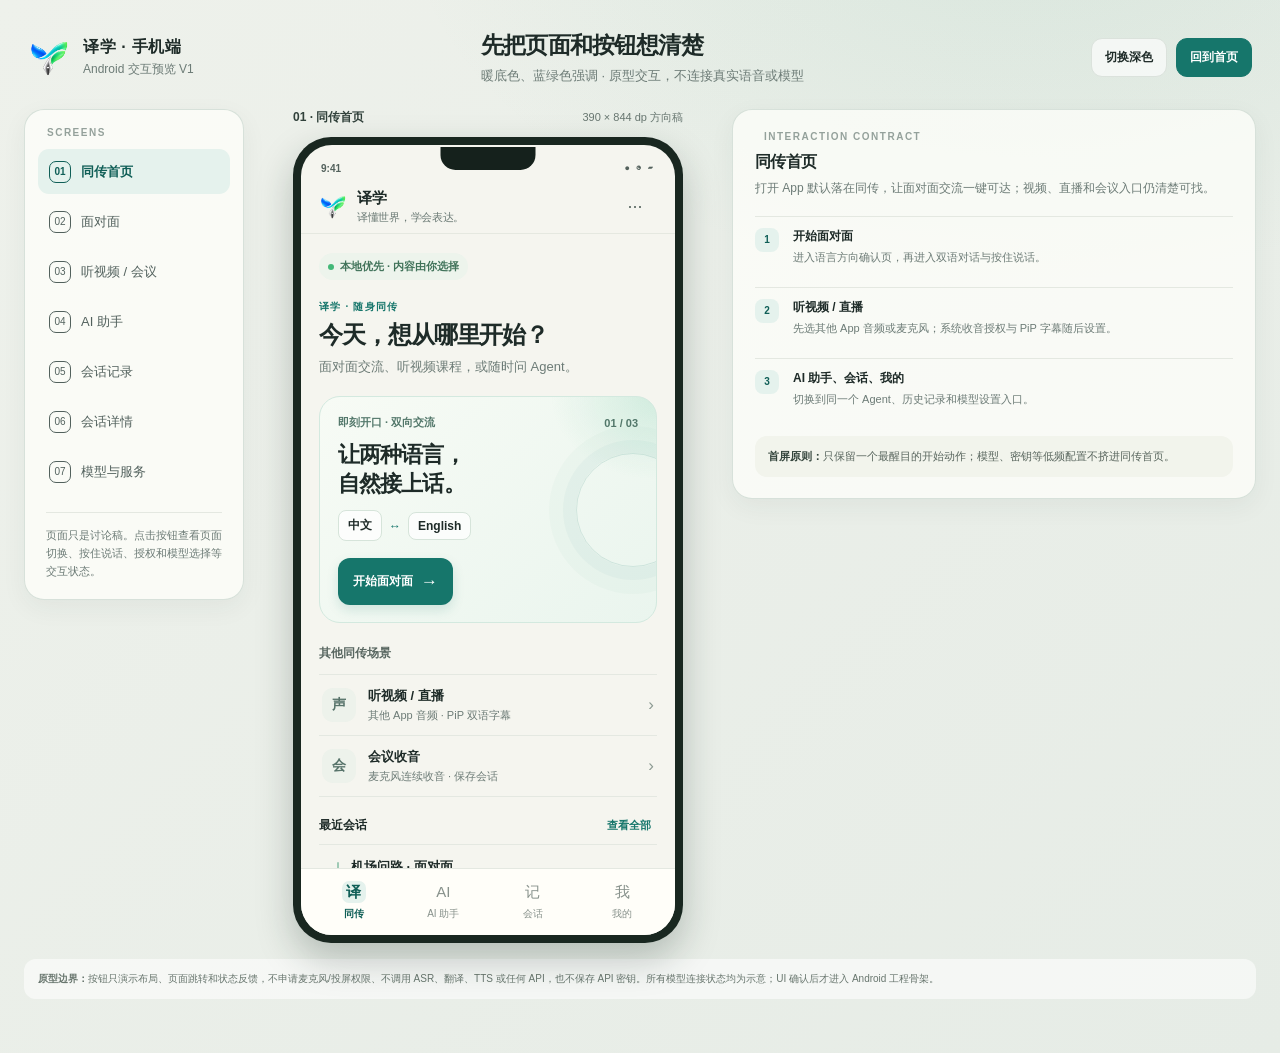
<file: docs/designs/译学Android同传手机端交互预览-v1.html>
<!doctype html>
<html lang="zh-CN">
<head>
  <meta charset="utf-8">
  <meta name="viewport" content="width=device-width,initial-scale=1">
  <meta name="color-scheme" content="light dark">
  <title>译学 Android 手机端 · 交互预览 V1</title>
  <style>
    :root {
      color-scheme: light;
      --board: #e9eee9;
      --board-line: #dbe2dc;
      --paper: #f5f5ef;
      --surface: #fffefa;
      --surface-2: #f8f8f2;
      --ink: #1e2b28;
      --muted: #6c7b76;
      --soft: #94a19b;
      --line: #e4e8e1;
      --teal: #16766b;
      --teal-deep: #105f57;
      --teal-soft: #e5f2ed;
      --blue: #3296d8;
      --green: #43b878;
      --amber: #bd7040;
      --amber-soft: #fbf0e5;
      --red: #b94d4b;
      --shadow: 0 22px 60px rgba(28, 53, 45, .16);
      --phone-shadow: 0 16px 36px rgba(22, 42, 36, .25);
      --radius-card: 18px;
    }

    * { box-sizing: border-box; }
    html { min-width: 320px; background: var(--board); }
    body {
      margin: 0;
      min-height: 100vh;
      color: var(--ink);
      background:
        radial-gradient(900px 560px at 80% -10%, rgba(84, 165, 131, .12), transparent 70%),
        linear-gradient(135deg, #eef1eb 0%, #e6ece6 100%);
      font-family: "Microsoft YaHei UI", "Noto Sans SC", "Segoe UI", sans-serif;
    }

    button, input, textarea { font: inherit; }
    button { color: inherit; }
    button:focus-visible, input:focus-visible, textarea:focus-visible {
      outline: 3px solid rgba(22, 118, 107, .45);
      outline-offset: 2px;
    }
    .board { width: min(1420px, calc(100% - 48px)); margin: 0 auto; padding: 30px 0 44px; }
    .board-header {
      display: flex; align-items: center; justify-content: space-between; gap: 20px;
      padding: 0 4px 24px;
    }
    .brand { display: flex; align-items: center; gap: 13px; }
    .brand img { width: 42px; height: 42px; object-fit: contain; }
    .brand-title { font-size: 16px; font-weight: 750; letter-spacing: .04em; }
    .brand-sub { color: var(--muted); font-size: 12px; margin-top: 3px; }
    .board-heading { margin-left: auto; margin-right: auto; }
    .board-heading h1 { margin: 0; font-size: 23px; letter-spacing: -.035em; font-weight: 730; }
    .board-heading p { margin: 6px 0 0; color: var(--muted); font-size: 13px; }
    .toolbar { display: flex; align-items: center; gap: 9px; }
    .tool-button {
      border: 1px solid var(--board-line); border-radius: 11px; padding: 10px 13px;
      background: rgba(255,255,255,.65); cursor: pointer; font-size: 12px; font-weight: 650;
    }
    .tool-button:hover { background: #fff; }
    .tool-button.primary { color: white; border-color: var(--teal); background: var(--teal); }

    .workspace {
      display: grid; grid-template-columns: 220px minmax(360px, 440px) minmax(260px, 1fr);
      align-items: start; gap: 24px;
    }
    .nav-panel, .notes-panel {
      border: 1px solid rgba(211, 222, 214, .9); border-radius: 20px;
      background: rgba(255,255,251,.72); box-shadow: 0 8px 26px rgba(30,54,46,.055);
    }
    .nav-panel { padding: 17px 13px; }
    .panel-eyebrow {
      color: var(--soft); font-size: 10px; font-weight: 750; letter-spacing: .15em;
      text-transform: uppercase; padding: 0 9px 11px;
    }
    .screen-nav { display: grid; gap: 5px; }
    .screen-nav button {
      width: 100%; min-height: 45px; text-align: left; border: 0; border-radius: 11px;
      padding: 0 11px; background: transparent; cursor: pointer; display: flex;
      align-items: center; gap: 10px; color: #52615d; font-size: 13px;
    }
    .screen-nav button:hover { background: #f1f5ef; }
    .screen-nav button[aria-current="page"] {
      color: var(--teal-deep); background: var(--teal-soft); font-weight: 720;
    }
    .nav-index {
      display: grid; place-items: center; width: 22px; height: 22px; flex: none;
      border: 1px solid currentColor; border-radius: 7px; font-size: 10px;
    }
    .nav-bottom {
      margin: 18px 8px 2px; padding-top: 13px; border-top: 1px solid var(--line);
      color: var(--muted); font-size: 11px; line-height: 1.65;
    }
    .device-stage { display: grid; place-items: center; }
    .device-caption {
      display: flex; align-items: center; justify-content: space-between; width: min(100%, 390px);
      margin-bottom: 11px; color: #677670; font-size: 11px;
    }
    .device-caption strong { color: #31413b; font-size: 12px; }
    .device {
      width: min(100%, 390px); height: 806px; padding: 8px; border-radius: 38px;
      background: #192720; box-shadow: var(--phone-shadow); position: relative;
    }
    .device:before {
      content: ""; position: absolute; z-index: 10; top: 10px; left: 50%; transform: translateX(-50%);
      width: 95px; height: 23px; background: #15211c; border-radius: 0 0 15px 15px;
    }
    .phone-screen {
      height: 100%; overflow: hidden; position: relative; border-radius: 31px;
      background: var(--paper); display: flex; flex-direction: column;
    }
    .statusbar {
      height: 35px; padding: 11px 20px 0; display: flex; justify-content: space-between;
      align-items: center; color: #53615c; font-size: 10px; font-weight: 700; flex: none;
    }
    .status-dots { letter-spacing: 2px; font-size: 9px; }
    .appbar {
      height: 54px; flex: none; padding: 0 18px; display: flex; align-items: center;
      justify-content: space-between; border-bottom: 1px solid rgba(222,227,219,.7);
    }
    .appbar-left { display: flex; align-items: center; gap: 10px; }
    .appbar img { width: 28px; height: 28px; object-fit: contain; }
    .appbar-title { font-size: 15px; font-weight: 740; letter-spacing: -.02em; }
    .appbar-sub { display: block; font-size: 11px; color: var(--muted); font-weight: 500; margin-top: 2px; }
    .icon-button {
      width: 44px; height: 44px; border: 1px solid transparent; border-radius: 12px;
      background: transparent; cursor: pointer; display: grid; place-items: center; color: #5c6a64;
      font-size: 18px;
    }
    .icon-button:hover { background: #edf3ed; border-color: #e0e8df; }
    .screen-content { flex: 1; overflow: auto; padding: 19px 18px 18px; scrollbar-width: thin; }
    .bottom-nav {
      flex: none; min-height: 67px; display: grid; grid-template-columns: repeat(4,1fr);
      align-items: center; border-top: 1px solid var(--line); padding: 4px 8px 7px;
      background: rgba(255,254,250,.96);
    }
    .bottom-nav button {
      border: 0; background: transparent; cursor: pointer; display: grid; justify-items: center;
      align-content: center; gap: 4px; min-height: 51px; border-radius: 12px;
      color: #87918b; font-size: 10px;
    }
    .bottom-nav button[aria-current="page"] { color: var(--teal-deep); font-weight: 720; }
    .nav-glyph {
      display: grid; place-items: center; width: 24px; height: 22px; font-size: 15px;
      line-height: 1; border-radius: 7px;
    }
    .bottom-nav button[aria-current="page"] .nav-glyph { background: var(--teal-soft); }
    .notes-panel { min-height: 340px; padding: 21px 22px; }
    .notes-title { font-size: 16px; font-weight: 760; margin: 0; }
    .notes-copy { color: var(--muted); line-height: 1.65; font-size: 12px; margin: 7px 0 17px; }
    .interaction-list { list-style: none; padding: 0; margin: 0; display: grid; gap: 10px; }
    .interaction-list li {
      display: grid; grid-template-columns: 28px 1fr; gap: 10px; align-items: start;
      padding: 11px 0; border-top: 1px solid var(--line);
    }
    .interaction-list .step {
      width: 24px; height: 24px; display: grid; place-items: center; border-radius: 8px;
      color: var(--teal-deep); background: var(--teal-soft); font-size: 10px; font-weight: 750;
    }
    .interaction-list strong { display: block; font-size: 12px; }
    .interaction-list small { display: block; margin-top: 4px; color: var(--muted); font-size: 11px; line-height: 1.55; }
    .boundary-note {
      margin-top: 17px; border-radius: 12px; background: #f2f4ec; padding: 12px 13px;
      font-size: 11px; color: #58655d; line-height: 1.6;
    }
    .boundary-note b { color: #34453c; }

    .eyebrow { color: var(--teal); font-size: 10px; font-weight: 800; letter-spacing: .12em; }
    h2 { margin: 7px 0 0; font-size: 24px; letter-spacing: -.045em; line-height: 1.18; }
    .lede { margin: 8px 0 0; font-size: 13px; color: var(--muted); line-height: 1.6; }
    .section-label { margin: 22px 0 10px; font-size: 12px; color: #596761; font-weight: 750; }
    .privacy-pill {
      display: inline-flex; align-items: center; gap: 6px; padding: 6px 9px; border-radius: 20px;
      background: #edf4ec; color: #41735a; font-size: 11px; font-weight: 700;
    }
    .privacy-dot { width: 6px; height: 6px; border-radius: 50%; background: var(--green); }
    .hero {
      position: relative; overflow: hidden; margin-top: 18px; padding: 18px 18px 17px;
      border: 1px solid #d3e9df; border-radius: 21px;
      background:
        radial-gradient(140px 110px at 100% 0%, rgba(74,185,139,.18), transparent 75%),
        linear-gradient(140deg, #f7fbf5 0%, #eaf5ee 100%);
    }
    .hero:after {
      content: ""; position: absolute; width: 112px; height: 112px; right: -34px; top: 56px;
      border: 1px solid rgba(22,118,107,.14); border-radius: 50%;
      box-shadow: 0 0 0 13px rgba(22,118,107,.035), 0 0 0 27px rgba(22,118,107,.025);
      pointer-events: none;
    }
    .hero-top { display: flex; align-items: center; justify-content: space-between; gap: 8px; }
    .hero-kicker { color: #52776a; font-size: 11px; font-weight: 750; }
    .hero-title { max-width: 260px; margin: 11px 0 0; font-size: 22px; line-height: 1.3; font-weight: 770; letter-spacing: -.04em; }
    .language-pair { display: flex; align-items: center; gap: 7px; margin-top: 12px; font-size: 12px; font-weight: 720; }
    .language-chip { border: 1px solid #d6e4da; border-radius: 8px; padding: 6px 9px; background: rgba(255,255,255,.75); }
    .swap { color: var(--teal); font-weight: 800; }
    .primary-button {
      position: relative; z-index: 1; display: inline-flex; align-items: center; justify-content: center;
      gap: 8px; min-height: 47px; border: 0; border-radius: 12px; padding: 0 15px; margin-top: 17px;
      background: var(--teal); color: #fff; font-weight: 740; font-size: 12px; cursor: pointer;
      box-shadow: 0 5px 12px rgba(22,118,107,.15);
    }
    .primary-button:hover { background: var(--teal-deep); }
    .arrow { font-size: 17px; line-height: 1; }
    .quick-list { margin-top: 12px; overflow: hidden; border-top: 1px solid var(--line); }
    .quick-row {
      width: 100%; display: flex; gap: 12px; align-items: center; min-height: 61px; text-align: left;
      padding: 8px 3px; border: 0; border-bottom: 1px solid var(--line); background: transparent; cursor: pointer;
    }
    .quick-row:hover { background: rgba(228,242,237,.38); }
    .quick-icon {
      width: 34px; height: 34px; flex: none; display: grid; place-items: center; border-radius: 11px;
      background: #edf2eb; color: #57736a; font-size: 14px; font-weight: 750;
    }
    .quick-copy { flex: 1; }
    .quick-copy b { display: block; font-size: 13px; }
    .quick-copy small { display: block; margin-top: 3px; color: var(--muted); font-size: 11px; }
    .quick-arrow { color: #8c9a92; font-size: 17px; }
    .recent {
      margin-top: 20px; display: flex; align-items: center; justify-content: space-between;
      padding-bottom: 10px; border-bottom: 1px solid var(--line);
    }
    .recent-title { font-size: 12px; font-weight: 760; }
    .text-link { border: 0; background: transparent; color: var(--teal); font-size: 11px; font-weight: 700; cursor: pointer; }
    .recent-item { display: flex; align-items: center; gap: 11px; padding: 12px 0 1px; }
    .recent-line { width: 2px; height: 28px; margin-left: 15px; background: #9fcab5; border-radius: 3px; }
    .recent-item strong { font-size: 11px; }
    .recent-item small { display: block; margin-top: 4px; color: var(--muted); font-size: 11px; }

    .subpage-head { display: flex; align-items: center; gap: 7px; margin: -8px 0 17px; }
    .back-button { width: 42px; height: 42px; border: 1px solid var(--line); border-radius: 11px; background: #fff; cursor: pointer; }
    .subpage-title { font-size: 14px; font-weight: 750; }
    .subpage-meta { margin-left: auto; color: var(--muted); font-size: 10px; }
    .lang-bar {
      display: grid; grid-template-columns: 1fr 38px 1fr; align-items: center;
      padding: 12px; border: 1px solid var(--line); border-radius: 14px; background: var(--surface);
    }
    .lang-side { min-width: 0; }
    .lang-side span { display: block; color: var(--muted); font-size: 10px; }
    .lang-side strong { display: block; margin-top: 4px; font-size: 13px; }
    .lang-swap {
      width: 40px; height: 40px; border: 1px solid #d9e8df; border-radius: 11px;
      color: var(--teal); background: #f3f8f3; cursor: pointer;
    }
    .turn-label { margin: 19px 0 9px; color: var(--muted); font-size: 11px; font-weight: 650; }
    .dialogue { display: grid; gap: 11px; }
    .dialogue-block { padding: 12px 13px; border: 1px solid var(--line); border-radius: 13px; background: var(--surface); }
    .dialogue-block.mine { border-color: #d7e8df; background: #f2f8f2; }
    .speaker { color: var(--muted); font-size: 10px; font-weight: 750; letter-spacing: .04em; }
    .source-text { margin-top: 7px; font-size: 14px; line-height: 1.55; font-weight: 630; }
    .translated-text { margin-top: 7px; color: #4d625a; font-size: 13px; line-height: 1.6; }
    .block-actions { display: flex; align-items: center; gap: 7px; margin-top: 9px; }
    .mini-button {
      min-height: 39px; padding: 0 10px; border: 1px solid var(--line); border-radius: 10px;
      background: rgba(255,255,255,.8); cursor: pointer; color: #53635c; font-size: 10px;
    }
    .live-status { display: flex; align-items: center; gap: 7px; margin-top: 12px; color: #738078; font-size: 11px; }
    .live-dot { width: 7px; height: 7px; border-radius: 50%; background: #d59a52; }
    .live-dot.active { background: #c35c53; box-shadow: 0 0 0 4px rgba(195,92,83,.1); }
    .talk-zone { position: sticky; bottom: 0; margin: 15px -18px -18px; padding: 12px 18px 15px; background: linear-gradient(180deg, rgba(245,245,239,0) 0%, var(--paper) 22%); }
    .direction-row { display: flex; justify-content: space-between; align-items: center; margin-bottom: 9px; }
    .direction-chip { min-height: 39px; border: 1px solid #d9e8df; border-radius: 20px; padding: 0 11px; background: #f6faf6; color: #45665a; font-size: 11px; font-weight: 700; cursor: pointer; }
    .auto-toggle { min-height: 39px; border: 0; background: transparent; color: #68756e; font-size: 11px; cursor: pointer; }
    .talk-button {
      width: 100%; min-height: 66px; border: 0; border-radius: 16px; background: var(--teal);
      color: white; cursor: pointer; font-weight: 750; font-size: 14px; touch-action: none;
      transition: transform .12s, background .15s, box-shadow .15s;
      box-shadow: 0 7px 15px rgba(22,118,107,.16);
    }
    .talk-button.pressed { transform: scale(.985); background: #b86a3f; box-shadow: 0 0 0 5px rgba(184,106,63,.14); }
    .talk-button small { display: block; margin-top: 5px; color: rgba(255,255,255,.78); font-size: 10px; font-weight: 500; }

    .source-switch { display: grid; grid-template-columns: 1fr 1fr; padding: 4px; gap: 4px; border-radius: 12px; background: #eaeee8; }
    .source-switch button { min-height: 42px; border: 0; border-radius: 9px; background: transparent; color: var(--muted); font-size: 11px; font-weight: 700; cursor: pointer; }
    .source-switch button[aria-pressed="true"] { background: var(--surface); color: var(--teal-deep); box-shadow: 0 1px 4px rgba(25,45,35,.08); }
    .source-card {
      margin-top: 13px; padding: 14px; border: 1px solid var(--line); border-radius: 15px; background: var(--surface);
    }
    .source-card-head { display: flex; align-items: center; gap: 10px; }
    .source-symbol { display: grid; place-items: center; width: 35px; height: 35px; border-radius: 11px; background: #eaf3ee; color: var(--teal); font-weight: 800; }
    .source-card-head b { font-size: 12px; }
    .source-card-head small { display: block; margin-top: 3px; font-size: 10px; color: var(--muted); }
    .source-desc { margin: 11px 0 0; color: #65746c; font-size: 11px; line-height: 1.65; }
    .system-note { margin-top: 13px; padding: 11px 12px; border-radius: 11px; background: var(--amber-soft); color: #7e583c; font-size: 11px; line-height: 1.6; }
    .capture-status {
      display: flex; align-items: center; justify-content: space-between; margin-top: 14px;
      padding: 10px 0; border-bottom: 1px solid var(--line); color: #596861; font-size: 10px;
    }
    .status-label { display: inline-flex; align-items: center; gap: 6px; }
    .status-label .live-dot { background: #99a69e; }
    .status-label.ready .live-dot { background: var(--green); }
    .subtitles-preview { margin-top: 14px; padding: 15px 13px; border-radius: 14px; background: #23342e; color: white; }
    .subtitles-preview small { color: #a8c0b2; font-size: 10px; }
    .subtitle-line { margin-top: 9px; font-size: 14px; line-height: 1.55; font-weight: 650; }
    .subtitle-translation { margin-top: 4px; color: #d1e1d8; font-size: 12px; line-height: 1.6; }
    .pip-row { display: flex; align-items: center; justify-content: space-between; margin-top: 11px; }
    .pip-row span { font-size: 11px; color: #596861; }
    .switch { width: 39px; height: 23px; padding: 3px; border: 0; border-radius: 20px; background: #c6cec7; cursor: pointer; }
    .switch:after { content: ""; display: block; width: 17px; height: 17px; border-radius: 50%; background: white; transition: transform .16s; }
    .switch[aria-pressed="true"] { background: var(--teal); }
    .switch[aria-pressed="true"]:after { transform: translateX(16px); }

    .screen-content.chat-page { display: flex; flex-direction: column; }
    .chat-scroll { display: grid; flex: 1; align-content: start; gap: 15px; padding-bottom: 12px; overflow: auto; }
    .chat-context { display: flex; justify-content: center; margin-bottom: 1px; }
    .context-chip { border: 1px solid #dce8df; border-radius: 20px; padding: 7px 10px; color: #5e7168; background: #f6faf5; font-size: 10px; }
    .message { max-width: 88%; }
    .message.user { justify-self: end; }
    .message.assistant { justify-self: start; }
    .message-role { margin: 0 0 5px 2px; color: #89958e; font-size: 10px; font-weight: 700; }
    .message-body { padding: 11px 12px; border-radius: 14px; background: #fff; border: 1px solid var(--line); font-size: 12px; line-height: 1.7; }
    .message.user .message-body { background: #e6f3ed; border-color: #d4e8de; }
    .agent-activity { margin-top: 9px; padding: 9px 10px; border-left: 2px solid #79aa91; background: #f4f7f1; color: #66756d; font-size: 10px; }
    .agent-activity b { color: #446557; }
    .chat-composer {
      margin: auto -7px 0; padding: 11px 11px 8px; border: 1px solid #dfe5dd;
      border-radius: 17px; background: #fffefa; box-shadow: 0 6px 20px rgba(25,47,38,.07);
    }
    .composer-context { display: flex; align-items: center; justify-content: space-between; margin-bottom: 5px; }
    .model-pill { border: 0; border-radius: 9px; padding: 6px 8px; background: #eff5ef; color: #3f6a5d; font-size: 9px; font-weight: 730; cursor: pointer; }
    .composer-text {
      width: 100%; min-height: 48px; resize: vertical; border: 0; outline: 0; background: transparent;
      color: var(--ink); font-size: 12px; line-height: 1.5;
    }
    .composer-text::placeholder { color: #9aa39d; }
    .composer-actions { display: flex; align-items: center; gap: 5px; }
    .composer-spacer { flex: 1; }
    .composer-action {
      min-width: 34px; height: 34px; border: 0; border-radius: 10px; background: transparent;
      color: #64746d; cursor: pointer; font-size: 13px;
    }
    .composer-action:hover { background: #edf4ee; }
    .composer-action.send { color: white; background: var(--teal); font-size: 16px; }
    .send-hint { margin-top: 8px; text-align: center; color: #98a29c; font-size: 9px; }

    .record-list { margin-top: 15px; border-top: 1px solid var(--line); }
    .record-row {
      width: 100%; display: grid; grid-template-columns: 37px 1fr auto; gap: 10px;
      align-items: center; text-align: left; padding: 13px 1px; border: 0;
      border-bottom: 1px solid var(--line); background: transparent; cursor: pointer;
    }
    .record-row:hover { background: rgba(229,242,237,.4); }
    .record-icon { width: 35px; height: 35px; display: grid; place-items: center; border-radius: 11px; background: #edf2eb; color: #547569; font-size: 12px; font-weight: 760; }
    .record-row b { display: block; font-size: 11px; }
    .record-row small { display: block; margin-top: 4px; color: var(--muted); font-size: 9px; }
    .record-duration { font-size: 9px; color: #87938b; }
    .empty-state { margin-top: 12px; padding: 16px 13px; border: 1px dashed var(--line); border-radius: 12px; color: var(--muted); font-size: 11px; line-height: 1.6; }
    .history-search {
      width: 100%; min-height: 41px; margin-top: 15px; padding: 0 12px;
      border: 1px solid var(--line); border-radius: 11px; background: var(--surface);
      color: var(--ink); font-size: 11px;
    }
    .history-search::placeholder { color: #99a49e; }
    .history-filters { display: flex; gap: 6px; overflow: auto; margin-top: 9px; padding-bottom: 2px; }
    .history-filters button {
      min-height: 30px; padding: 0 9px; white-space: nowrap; border: 1px solid var(--line);
      border-radius: 9px; background: transparent; color: var(--muted); font-size: 9px; cursor: pointer;
    }
    .history-filters button[aria-pressed="true"] { border-color: #cfe3d7; background: var(--teal-soft); color: var(--teal-deep); font-weight: 700; }

    .model-hero { margin-top: 13px; padding: 14px; border: 1px solid var(--line); border-radius: 15px; background: var(--surface); }
    .model-hero-top { display: flex; justify-content: space-between; align-items: center; gap: 8px; }
    .model-hero b { font-size: 12px; }
    .model-hero p { margin: 7px 0 0; color: var(--muted); font-size: 10px; line-height: 1.55; }
    .state-tag { padding: 5px 7px; border-radius: 8px; background: #f3eee5; color: #856442; font-size: 9px; font-weight: 700; }
    .provider-list { display: grid; gap: 8px; margin-top: 13px; }
    .provider-row { display: flex; align-items: center; justify-content: space-between; padding: 11px 12px; border: 1px solid var(--line); border-radius: 12px; background: var(--surface); }
    .provider-row b { display: block; font-size: 11px; }
    .provider-row small { display: block; color: var(--muted); margin-top: 4px; font-size: 9px; }
    .provider-row button { border: 1px solid #d8e6dd; border-radius: 8px; padding: 7px 9px; background: #f6faf6; color: var(--teal-deep); font-size: 9px; font-weight: 720; cursor: pointer; }
    .model-footnote { margin-top: 12px; color: #76827a; font-size: 9px; line-height: 1.6; }

    .sheet-backdrop {
      position: absolute; z-index: 20; inset: 0; display: flex; align-items: flex-end;
      background: rgba(17,33,27,.33);
    }
    .sheet {
      width: 100%; padding: 19px 18px 20px; border-radius: 21px 21px 25px 25px;
      background: var(--surface); box-shadow: 0 -12px 32px rgba(17,37,29,.15);
      animation: rise .2s ease-out;
    }
    @keyframes rise { from { transform: translateY(20px); opacity: .6; } to { transform: translateY(0); opacity: 1; } }
    .sheet-handle { width: 35px; height: 4px; border-radius: 9px; background: #d8ded8; margin: -8px auto 14px; }
    .sheet-head { display: flex; justify-content: space-between; align-items: center; }
    .sheet-head b { font-size: 14px; }
    .sheet-close { width: 40px; height: 40px; border: 0; border-radius: 10px; background: #f1f3ee; cursor: pointer; }
    .sheet-list { display: grid; gap: 7px; margin-top: 14px; }
    .sheet-choice { display: flex; align-items: center; justify-content: space-between; width: 100%; min-height: 49px; border: 1px solid var(--line); border-radius: 11px; padding: 0 11px; background: #fff; cursor: pointer; text-align: left; }
    .sheet-choice b { display: block; font-size: 12px; }
    .sheet-choice small { display: block; color: var(--muted); margin-top: 3px; font-size: 10px; }
    .sheet-foot { margin-top: 11px; color: var(--muted); font-size: 10px; line-height: 1.55; }
    .toast {
      position: absolute; z-index: 30; left: 50%; bottom: 82px; transform: translateX(-50%);
      max-width: calc(100% - 32px); padding: 10px 12px; border-radius: 11px; background: #24332d;
      color: white; font-size: 10px; line-height: 1.45; box-shadow: 0 8px 18px rgba(20,35,27,.2);
    }
    .hidden { display: none !important; }
    .disclaimer {
      margin-top: 16px; padding: 12px 14px; border-radius: 12px; background: rgba(255,255,255,.58);
      color: #68766e; font-size: 10px; line-height: 1.6;
    }
    .dark-mode {
      --paper: #171f1c; --surface: #202a25; --surface-2: #26322c; --ink: #e6eee8; --muted: #a4b2a9;
      --soft: #87978d; --line: #35443c; --teal: #54b8a4; --teal-deep: #91d7c0; --teal-soft: #263f36;
      --amber-soft: #41372b; --board: #151b18;
    }
    .dark-mode body { background: #151b18; }
    .dark-mode .phone-screen, .dark-mode .bottom-nav, .dark-mode .appbar { background: var(--paper); }
    .dark-mode .device-caption strong { color: #e5ece7; }
    .dark-mode .hero { background: linear-gradient(140deg, #20332b, #263c32); border-color: #385748; }
    .dark-mode .hero-title, .dark-mode .source-card-head b, .dark-mode .provider-row b, .dark-mode .record-row b { color: var(--ink); }
    .dark-mode .lang-bar, .dark-mode .dialogue-block, .dark-mode .chat-composer, .dark-mode .message-body,
    .dark-mode .model-hero, .dark-mode .provider-row, .dark-mode .sheet, .dark-mode .sheet-choice { background: var(--surface); }
    .dark-mode .dialogue-block.mine, .dark-mode .message.user { background: #253b32; }
    .dark-mode .message.user .message-body { background: #263e35; }
    .dark-mode .talk-zone { background: linear-gradient(180deg, rgba(23,31,28,0), var(--paper) 22%); }
    .dark-mode .system-note { color: #e6c6a2; }
    .dark-mode .source-desc, .dark-mode .translated-text { color: #bdcec4; }
    .dark-mode .sheet-backdrop { background: rgba(0,0,0,.5); }

    @media (max-width: 1050px) {
      .workspace { grid-template-columns: 180px minmax(330px, 390px) minmax(220px, 1fr); gap: 15px; }
      .board { width: min(100% - 28px, 1100px); }
    }
    @media (max-width: 830px) {
      .board { width: min(100% - 22px, 520px); padding-top: 17px; }
      .board-header { flex-wrap: wrap; padding-bottom: 17px; }
      .board-heading { order: 3; width: 100%; margin: 1px 0 0; }
      .board-heading h1 { font-size: 20px; }
      .toolbar { margin-left: auto; }
      .workspace { grid-template-columns: 1fr; gap: 14px; }
      .nav-panel { padding: 11px; }
      .panel-eyebrow, .nav-bottom { display: none; }
      .screen-nav { display: flex; overflow: auto; gap: 6px; }
      .screen-nav button { width: auto; min-width: max-content; min-height: 39px; padding: 0 10px; }
      .nav-index { width: 20px; height: 20px; }
      .notes-panel { order: 3; min-height: auto; }
      .device-stage { order: 2; }
    }
    @media (max-width: 430px) {
      .board { width: 100%; padding: 11px 0 24px; }
      .board-header { padding: 0 13px 13px; }
      .brand img { width: 34px; height: 34px; }
      .board-heading h1 { font-size: 18px; }
      .workspace { gap: 10px; }
      .nav-panel, .notes-panel { border-radius: 0; border-left: 0; border-right: 0; }
      .device-caption { width: calc(100% - 26px); }
      .device { width: min(100% - 14px, 390px); height: min(806px, calc(100dvh - 205px)); min-height: 640px; padding: 6px; border-radius: 31px; }
      .phone-screen { border-radius: 26px; }
      .notes-panel { margin-top: 3px; }
      .tool-button { padding: 9px 10px; }
    }
    @media (prefers-reduced-motion: reduce) {
      *, *:before, *:after { scroll-behavior: auto !important; animation-duration: .01ms !important; transition-duration: .01ms !important; }
    }
  </style>
</head>
<body>
  <div class="board">
    <header class="board-header">
      <div class="brand">
        <img src="../../app/yixue_app/assets/brand/yixue-logo-master-v3.png" alt="译学标志">
        <div><div class="brand-title">译学 · 手机端</div><div class="brand-sub">Android 交互预览 V1</div></div>
      </div>
      <div class="board-heading">
        <h1>先把页面和按钮想清楚</h1>
        <p>暖底色、蓝绿色强调 · 原型交互，不连接真实语音或模型</p>
      </div>
      <div class="toolbar">
        <button class="tool-button" id="themeToggle" type="button">切换深色</button>
        <button class="tool-button primary" id="resetPreview" type="button">回到首页</button>
      </div>
    </header>

    <main class="workspace">
      <aside class="nav-panel" aria-label="预览页面">
        <div class="panel-eyebrow">Screens</div>
        <nav class="screen-nav">
          <button type="button" data-screen="home" aria-current="page"><span class="nav-index">01</span> 同传首页</button>
          <button type="button" data-screen="face"><span class="nav-index">02</span> 面对面</button>
          <button type="button" data-screen="media"><span class="nav-index">03</span> 听视频 / 会议</button>
          <button type="button" data-screen="chat"><span class="nav-index">04</span> AI 助手</button>
          <button type="button" data-screen="history"><span class="nav-index">05</span> 会话记录</button>
          <button type="button" data-screen="detail"><span class="nav-index">06</span> 会话详情</button>
          <button type="button" data-screen="models"><span class="nav-index">07</span> 模型与服务</button>
        </nav>
        <div class="nav-bottom">页面只是讨论稿。点击按钮查看页面切换、按住说话、授权和模型选择等交互状态。</div>
      </aside>

      <section class="device-stage" aria-label="手机页面预览">
        <div class="device-caption"><span><strong id="screenName">01 · 同传首页</strong></span><span>390 × 844 dp 方向稿</span></div>
        <div class="device">
          <div class="phone-screen" id="phoneScreen">
            <div class="statusbar"><span>9:41</span><span class="status-dots">● ◔ ▰</span></div>
            <header class="appbar" id="appbar"></header>
            <div class="screen-content" id="screenContent"></div>
            <nav class="bottom-nav" aria-label="主导航" id="bottomNav"></nav>
            <div id="overlay" class="hidden"></div>
            <div id="toast" class="toast hidden" role="status" aria-live="polite"></div>
          </div>
        </div>
      </section>

      <aside class="notes-panel" aria-live="polite">
        <div class="panel-eyebrow">Interaction contract</div>
        <h2 class="notes-title" id="notesTitle">同传首页</h2>
        <p class="notes-copy" id="notesCopy"></p>
        <ol class="interaction-list" id="interactionList"></ol>
        <div class="boundary-note" id="boundaryNote"></div>
      </aside>
    </main>
    <p class="disclaimer"><b>原型边界：</b>按钮只演示布局、页面跳转和状态反馈，不申请麦克风/投屏权限、不调用 ASR、翻译、TTS 或任何 API，也不保存 API 密钥。所有模型连接状态均为示意；UI 确认后才进入 Android 工程骨架。</p>
  </div>

  <script>
    const screens = {
      home: {
        title: "01 · 同传首页",
        notesTitle: "同传首页",
        notesCopy: "打开 App 默认落在同传，让面对面交流一键可达；视频、直播和会议入口仍清楚可找。",
        steps: [
          ["开始面对面", "进入语言方向确认页，再进入双语对话与按住说话。"],
          ["听视频 / 直播", "先选其他 App 音频或麦克风；系统收音授权与 PiP 字幕随后设置。"],
          ["AI 助手、会话、我的", "切换到同一个 Agent、历史记录和模型设置入口。"]
        ],
        boundary: "<b>首屏原则：</b>只保留一个最醒目的开始动作；模型、密钥等低频配置不挤进同传首页。",
        appbar: "home",
        body: "home"
      },
      face: {
        title: "02 · 面对面同传",
        notesTitle: "面对面同传",
        notesCopy: "两个人共用一台手机。当前默认按住说话，释放后提交本轮；另一方可切换说话方向，也可免按住连续收音。",
        steps: [
          ["中文 ↔ English", "点中间切换可交换方向；实际会由语言识别和用户确认策略共同决定。"],
          ["按住说话", "按下显示收音态，松开进入识别/翻译状态，完成后显示双语结果。"],
          ["免按住收音", "按住说话是默认；切换后可开始或结束连续收音。自动播报和逐句朗读保持独立。"]
        ],
        boundary: "<b>待产品确认：</b>面对面屏幕是否要加入 180° 翻转，让手机平放时对面的人也能正向阅读。",
        appbar: "face",
        body: "face"
      },
      media: {
        title: "03 · 听视频 / 会议",
        notesTitle: "视频、直播与会议",
        notesCopy: "一个收音工作区，根据声音来源切换系统音频采集或麦克风连续收音；字幕 PiP 在来源可用后开启。",
        steps: [
          ["其他 App 音频", "用户点按后才请求 Android 系统授权；授权可撤销，部分播放 App 不允许采集。"],
          ["麦克风会议", "用于现场会议或课程；同一会话保存原文与译文，结束后可在 Agent 对话里复盘。"],
          ["PiP 字幕", "开启后展示最近双语字幕与最少控制，不把完整工具栏塞进小窗。"]
        ],
        boundary: "<b>系统约束：</b>系统音频授权、音频来源异常、被撤权和无声都要有可恢复提示，不能伪装成正在翻译。",
        appbar: "media",
        body: "media"
      },
      chat: {
        title: "04 · AI 助手",
        notesTitle: "统一 Agent 对话",
        notesCopy: "对话体验熟悉、低干扰。总结、解释和操作都通过自然语言发起；当前同传记录作为明确的上下文附件。",
        steps: [
          ["模型选择", "点模型名打开已配置模型列表；厂商 API 要先在模型与服务中配置和测试。"],
          ["上下文附件", "明确显示“当前同传记录”；不自动把其他聊天或整本资料塞入上下文。"],
          ["Agent 工具状态", "工作步骤以可展开状态卡显示；需要授权时在对话内明确询问。"]
        ],
        boundary: "<b>数据边界：</b>本地模型优先；选用云 API 前由用户显式切换，失败时不悄悄上传或换模型。",
        appbar: "chat",
        body: "chat"
      },
      history: {
        title: "05 · 会话记录",
        notesTitle: "会话记录",
        notesCopy: "同传结束后留下可搜索、可续接的本地会话。记录页服务回看；AI 总结仍在 Agent 对话里完成。",
        steps: [
          ["点开一条记录", "查看原文、译文和时间线，再选择附加到 Agent 对话。"],
          ["搜索与筛选", "按语言、面对面/会议/视频来源和日期筛选。"],
          ["删除记录", "删除前说明会移除哪些本地内容，并二次确认。"]
        ],
        boundary: "<b>首版建议：</b>先把逐句记录、收藏和搜索框架搭好；摘要生成不另做一个 AI 功能页面。",
        appbar: "history",
        body: "history"
      },
      detail: {
        title: "06 · 会话详情",
        notesTitle: "会话详情",
        notesCopy: "先回看双语时间线，再选择继续同传、附加到 Agent、导出或删除。",
        steps: [
          ["双语时间线", "每轮显示说话人、原文、译文和时间；译文可点按朗读。"],
          ["问 Agent", "明确把这条记录附加到当前对话，用户可移除上下文。"],
          ["删除记录", "弹出确认并说明删除范围；本原型只展示确认流程。"]
        ],
        boundary: "<b>数据原则：</b>逐句记录本地保存；是否生成摘要由用户在 Agent 对话里提出。",
        appbar: "detail",
        body: "detail"
      },
      models: {
        title: "07 · 模型与服务",
        notesTitle: "模型与服务",
        notesCopy: "模型与 API 配置留在设置；聊天里的模型菜单只负责选择已配置的模型。",
        steps: [
          ["添加厂商", "DeepSeek、百炼/Qwen、SiliconFlow、自定义兼容接口；留出后续协议适配位。"],
          ["发现或填写模型", "接口可列出模型时自动发现；否则允许手动填写模型 ID。"],
          ["测试并指定用途", "分别验证对话、流式输出、工具调用；测试成功后才可设为 Agent 默认模型。"]
        ],
        boundary: "<b>密钥规则：</b>密钥只进入设备安全存储；这个原型不接网、不保存任何输入。",
        appbar: "models",
        body: "models"
      }
    };

    let current = "home";
    let mediaSource = "system";
    let captureGranted = false;
    let pipOn = false;
    let autoSpeak = true;
    let direction = "我说中文";
    let handsFree = false;
    let continuousActive = false;
    let sessionAttached = false;
    let selectedRecordId = "airport";
    const deletedRecords = {};
    let pressedPtt = null;
    let toastTimer;

    const appbarMarkup = {
      home: '<div class="appbar-left"><img src="../../app/yixue_app/assets/brand/yixue-logo-master-v3.png" alt=""><div class="appbar-title">译学<span class="appbar-sub">译懂世界，学会表达。</span></div></div><button class="icon-button" type="button" data-screen="models" aria-label="模型与服务设置">···</button>',
      face: '<div class="appbar-left"><button class="back-button" type="button" data-screen="home" aria-label="返回">‹</button><div><div class="appbar-title">面对面</div><span class="appbar-sub">双人交流 · 本地会话</span></div></div><button class="icon-button" type="button" data-action="more" aria-label="更多设置">···</button>',
      media: '<div class="appbar-left"><button class="back-button" type="button" data-screen="home" aria-label="返回">‹</button><div><div class="appbar-title">听视频 / 会议</div><span class="appbar-sub">选择声音来源</span></div></div><button class="icon-button" type="button" data-screen="models" aria-label="模型设置">···</button>',
      chat: '<div class="appbar-left"><img src="../../app/yixue_app/assets/brand/yixue-logo-master-v3.png" alt=""><div><div class="appbar-title">AI 助手</div><span class="appbar-sub">译学 Agent</span></div></div><button class="icon-button" type="button" data-screen="history" aria-label="对话历史">▤</button>',
      history: '<div class="appbar-left"><div><div class="appbar-title">会话</div><span class="appbar-sub">只保存在本机</span></div></div><button class="icon-button" type="button" data-action="search" aria-label="搜索会话">⌕</button>',
      detail: function (record) { return '<div class="appbar-left"><button class="back-button" type="button" data-screen="history" aria-label="返回会话列表">‹</button><div><div class="appbar-title">' + record.title + '</div><span class="appbar-sub">' + record.subtitle + '</span></div></div><button class="icon-button" type="button" data-action="delete-session" aria-label="删除会话">···</button>'; },
      models: '<div class="appbar-left"><button class="back-button" type="button" data-screen="chat" aria-label="返回">‹</button><div><div class="appbar-title">模型与服务</div><span class="appbar-sub">按设备配置 · 本地优先</span></div></div><button class="icon-button" type="button" data-action="privacy" aria-label="隐私说明">i</button>'
    };

    function homeView() {
      return '<div class="privacy-pill"><span class="privacy-dot"></span>本地优先 · 内容由你选择</div>' +
        '<div style="margin-top:20px"><div class="eyebrow">译学 · 随身同传</div><h2>今天，想从哪里开始？</h2><p class="lede">面对面交流、听视频课程，或随时问 Agent。</p></div>' +
        '<section class="hero"><div class="hero-top"><span class="hero-kicker">即刻开口 · 双向交流</span><span class="hero-kicker">01 / 03</span></div><div class="hero-title">让两种语言，<br>自然接上话。</div><div class="language-pair"><span class="language-chip">中文</span><span class="swap">↔</span><span class="language-chip">English</span></div><button class="primary-button" type="button" data-screen="face">开始面对面 <span class="arrow">→</span></button></section>' +
        '<div class="section-label">其他同传场景</div><div class="quick-list">' +
        '<button class="quick-row" type="button" data-screen="media"><span class="quick-icon">声</span><span class="quick-copy"><b>听视频 / 直播</b><small>其他 App 音频 · PiP 双语字幕</small></span><span class="quick-arrow">›</span></button>' +
        '<button class="quick-row" type="button" data-screen="media" data-meeting="true"><span class="quick-icon">会</span><span class="quick-copy"><b>会议收音</b><small>麦克风连续收音 · 保存会话</small></span><span class="quick-arrow">›</span></button></div>' +
        '<div class="recent"><span class="recent-title">最近会话</span><button class="text-link" type="button" data-screen="history">查看全部</button></div>' +
        (deletedRecords.airport ? '<div class="empty-state">完成同传后，会话会显示在这里。</div>' : '<button class="quick-row" type="button" data-screen="detail" data-record="airport" style="border-bottom:0"><span class="recent-line"></span><span class="quick-copy"><b>机场问路 · 面对面</b><small>中英双语 · 昨天 16:42</small></span><span class="quick-arrow">›</span></button><button class="text-link" type="button" data-action="ask-latest" style="margin-top:5px;padding:7px 0">带着会话去问 Agent →</button>');
    }

    function faceView() {
      return '<div class="lang-bar"><div class="lang-side"><span>我说</span><strong id="directionLabel">' + direction.replace("我说", "") + '</strong></div><button class="lang-swap" type="button" data-action="direction" aria-label="切换语言方向">↔</button><div class="lang-side" style="text-align:right"><span>译成</span><strong id="targetLabel">' + (direction === "我说中文" ? "English" : "中文") + '</strong></div></div>' +
        '<div class="turn-label">本轮对话 · 点译文可朗读</div><div class="dialogue" id="dialogue">' +
        '<article class="dialogue-block mine"><div class="speaker">你 · 中文</div><div class="source-text">请问最近的地铁站怎么走？</div><div class="translated-text">How can I get to the nearest subway station?</div><div class="block-actions"><button class="mini-button" type="button" data-action="speak">点按朗读</button><span class="speaker" style="margin-left:auto">14:08</span></div></article>' +
        '<article class="dialogue-block"><div class="speaker">对方 · English</div><div class="source-text">Walk two blocks and turn left.</div><div class="translated-text">往前走两个街区，然后左转。</div><div class="block-actions"><button class="mini-button" type="button" data-action="speak">点按朗读</button><span class="speaker" style="margin-left:auto">14:09</span></div></article></div>' +
        '<div class="live-status"><span class="live-dot ' + (continuousActive ? "active" : "") + '" id="faceDot"></span><span id="faceStatus">' + (continuousActive ? "正在连续收音（演示）" : "准备就绪 · 按住按钮开始说话") + '</span></div>' +
        '<div class="talk-zone"><div class="direction-row"><button class="direction-chip" type="button" data-action="direction" id="directionButton">' + direction + ' · 切换</button><button class="auto-toggle" type="button" data-action="autospeak" aria-pressed="' + autoSpeak + '" id="autoSpeakButton">' + (autoSpeak ? "✓ 自动播报" : "点按朗读") + '</button></div><div class="source-switch" style="margin-bottom:9px"><button type="button" data-action="mode-ptt" aria-pressed="' + !handsFree + '">按住说话</button><button type="button" data-action="mode-handsfree" aria-pressed="' + handsFree + '">免按住收音</button></div>' +
        (handsFree ? '<button class="talk-button ' + (continuousActive ? "pressed" : "") + '" type="button" data-action="continuous">' + (continuousActive ? "结束连续收音" : "开始连续收音") + '<small>再次点按可停止</small></button>' : '<button class="talk-button" type="button" data-ptt>按住说话<small>松开后提交本轮</small></button>') + '</div>';
    }

    function mediaView() {
      const systemSelected = mediaSource === "system";
      const ready = captureGranted;
      const title = systemSelected ? "其他 App 音频" : "会议麦克风";
      const desc = systemSelected ? "适合视频网站、直播和课程。由 Android 系统授权后开始采集。" : "适合线下会议或课堂。用户开始前可检查麦克风状态。";
      const sourceAction = systemSelected ? (ready ? "停止收听" : "选择并授权音频") : (ready ? "结束会议收音" : "开始会议收音");
      return '<div class="eyebrow">同一套字幕与会话记录</div><h2 style="font-size:21px">声音从哪里来？</h2><p class="lede">按当前场景选来源，开始前会显示权限和隐私状态。</p>' +
        '<div class="source-switch" style="margin-top:17px"><button type="button" data-source="system" aria-pressed="' + systemSelected + '">其他 App 音频</button><button type="button" data-source="mic" aria-pressed="' + !systemSelected + '">麦克风会议</button></div>' +
        '<section class="source-card"><div class="source-card-head"><span class="source-symbol">' + (systemSelected ? "音" : "麦") + '</span><div><b>' + title + '</b><small>' + (ready ? "来源已连接 · 预览状态" : "尚未开始 · 不在后台收音") + '</small></div></div><p class="source-desc">' + desc + '</p><button class="primary-button" style="width:100%;margin-top:13px" type="button" data-action="capture">' + sourceAction + '</button></section>' +
        (systemSelected ? '<div class="system-note">Android 会在开始时显示系统授权；部分 App 会关闭播放采集，或在授权被撤销时中断。此时可以改用麦克风。</div>' : '<div class="system-note">开始前明确显示麦克风正在使用。结束后保留本地逐句记录，Agent 复盘需由你主动发起。</div>') +
        '<div class="capture-status"><span class="status-label ' + (ready ? "ready" : "") + '"><span class="live-dot"></span>' + (ready ? "正在收听（演示）" : "采集已关闭") + '</span><span>' + (ready && systemSelected ? "系统音频" : ready ? "麦克风" : "等待开始") + '</span></div>' +
        '<div class="pip-row"><span>字幕画中画 PiP</span><button class="switch" type="button" data-action="pip" aria-pressed="' + pipOn + '" aria-label="切换画中画字幕" ' + (ready ? "" : "disabled") + '></button></div>' +
        '<div class="subtitles-preview"><small>字幕预览 · 中文 ⇄ English</small><div class="subtitle-line">' + (ready ? "The course starts at half past nine." : "开始收听后，译文会显示在这里。") + '</div><div class="subtitle-translation">' + (ready ? "课程九点半开始。" : "Start listening to see bilingual captions here.") + '</div></div>' +
        (pipOn ? '<div class="system-note">PiP 预览已开启：实际版本进入其他 App 后，只显示最近字幕和关闭/返回控制。</div>' : '');
    }

    function chatView() {
      const attachedTitle = recordTitle(selectedRecordId);
      const attachedExample = ({
        airport: ["请问最近的地铁站怎么走？", "How can I get to the nearest subway station?"],
        course: ["The course starts at half past nine.", "课程九点半开始。"],
        meeting: ["我们先确认一下这周的里程碑。", "Let's first confirm this week's milestones."]
      })[selectedRecordId] || ["Hello.", "你好。"];
      const contextMarkup = sessionAttached
        ? '<button class="context-chip" type="button" data-action="remove-context">已附加：' + attachedTitle + ' · 同传记录　×</button>'
        : '<span class="context-chip">普通对话 · 未附加其他资料</span>';
      const userPrompt = sessionAttached
        ? '帮我从「' + attachedTitle + '」里整理重点，并挑出可以复用的表达。'
        : "Could you tell me where the nearest subway station is? 这句问路自然吗？";
      const reply = sessionAttached
        ? '可以。我会只基于你附加的「' + attachedTitle + '」整理。<br><br><b>' + attachedExample[0] + '</b><br><span style="color:var(--muted)">' + attachedExample[1] + '</span><div class="agent-activity"><b>上下文</b>　读取「' + attachedTitle + '」　·　仅用于当前对话</div>'
        : '很自然，也很礼貌。想更简洁一点，可以说：<br><br><b>Where is the nearest subway station?</b><br><br>如果想请对方帮忙找路，保留 <b>Could you tell me…</b> 会更客气。';
      return '<div class="chat-scroll"><div class="chat-context">' + contextMarkup + '</div>' +
        '<article class="message user"><div class="message-role">你</div><div class="message-body">' + userPrompt + '</div></article>' +
        '<article class="message assistant"><div class="message-role">译学 Agent</div><div class="message-body">' + reply + '</div></article></div>' +
        '<div class="chat-composer"><div class="composer-context"><button class="model-pill" type="button" data-action="model">选择 Agent 模型　⌄</button><button class="composer-action" type="button" data-action="manage-models" aria-label="配置模型">⚙</button></div><textarea class="composer-text" id="chatInput" rows="2" placeholder="随便问，也可以让译学帮你处理…"></textarea><div class="composer-actions"><button class="composer-action" type="button" data-action="attach" aria-label="附加内容">＋</button><button class="composer-action" type="button" data-action="voice" aria-label="语音输入">◖</button><span class="composer-spacer"></span><button class="composer-action send" type="button" data-action="send" aria-label="发送">↑</button></div></div><div class="send-hint">云端模型会按你的选择发送对话内容</div>';
    }

    function historyView() {
      const recordRows = [
        ["airport", "面", "机场问路", "面对面 · 中文 ⇄ English · 昨天 16:42", "07:12"],
        ["course", "课", "设计课程第三讲", "听视频 · 其他 App 音频 · 英文 → 中文 · 10月5日", "28:06"],
        ["meeting", "会", "产品讨论", "麦克风会议 · 中文 ⇄ English · 10月3日", "42:31"]
      ].filter(function (item) { return !deletedRecords[item[0]]; }).map(function (item) {
        return '<button class="record-row" type="button" data-action="open-record" data-record="' + item[0] + '"><span class="record-icon">' + item[1] + '</span><span><b>' + item[2] + '</b><small>' + item[3] + '</small></span><span class="record-duration">' + item[4] + '</span></button>';
      }).join("");
      return '<div class="eyebrow">本机保存 · 可搜索、可续接</div><h2 style="font-size:22px">最近会话</h2><p class="lede">每段同传单独留档；需要复盘时，再带入 Agent 对话。</p>' +
        '<input class="history-search" id="historySearch" type="search" placeholder="搜索会话名称或译文" aria-label="搜索会话名称或译文">' +
        '<div class="history-filters" role="group" aria-label="会话类型筛选"><button type="button" data-filter="全部" aria-pressed="true">全部</button><button type="button" data-filter="面对面">面对面</button><button type="button" data-filter="视频">视频</button><button type="button" data-filter="会议">会议</button></div>' +
        '<div class="record-list">' + (recordRows || '<div class="empty-state">还没有会话记录。开始同传后，记录会保存在本机。</div>') + '</div>' +
        '<div class="boundary-note" style="margin-top:16px"><b>记录操作：</b>点一条查看双语时间线；长按或点菜单可收藏、附加给 Agent、导出或删除。</div>';
    }

    function detailView() {
      const examples = {
        airport: { type: "面对面 · 中文 ⇄ English", time: "昨天 16:42 · 07 分 12 秒", turns: [["你 · 14:08", "请问最近的地铁站怎么走？", "How can I get to the nearest subway station?"], ["对方 · 14:09", "Walk two blocks and turn left.", "往前走两个街区，然后左转。"]] },
        course: { type: "听视频 · English → 中文", time: "10月5日 · 28 分 06 秒", turns: [["讲师 · 09:31", "The course starts at half past nine.", "课程九点半开始。"], ["讲师 · 09:32", "Please submit your assignment by Friday.", "请在周五前提交作业。"]] },
        meeting: { type: "会议 · 中文 ⇄ English", time: "10月3日 · 42 分 31 秒", turns: [["你 · 10:15", "我们先确认一下这周的里程碑。", "Let's first confirm this week's milestones."], ["对方 · 10:16", "I will share the revised schedule this afternoon.", "我今天下午会分享修订后的时间表。"]] }
      };
      const record = examples[selectedRecordId] || examples.airport;
      const turns = record.turns.map(function (turn, index) {
        return '<article class="dialogue-block ' + (index % 2 === 0 ? 'mine' : '') + '"><div class="speaker">' + turn[0] + '</div><div class="source-text">' + turn[1] + '</div><div class="translated-text">' + turn[2] + '</div><div class="block-actions"><button class="mini-button" type="button" data-action="speak">点按朗读</button><button class="mini-button" type="button" data-action="save-phrase">收藏表达</button></div></article>';
      }).join("");
      const continueLabel = ({ airport: "继续面对面同传", course: "重新开始听视频", meeting: "重新开始会议收音" })[selectedRecordId] || "继续同传";
      return '<div class="eyebrow">' + record.type + '</div><h2 style="font-size:22px">' + recordTitle(selectedRecordId) + '</h2><p class="lede">' + record.time + ' · 保存在本机</p>' +
        '<div class="turn-label">双语时间线 · 点译文可朗读</div><div class="dialogue">' + turns + '</div>' +
        '<div class="talk-zone" style="position:static;margin:16px -18px -18px"><button class="primary-button" style="width:100%;margin:0" type="button" data-action="ask-agent">问 Agent 这段会话　→</button><button class="mini-button" type="button" style="width:100%;margin-top:8px;min-height:42px" data-action="continue-session">' + continueLabel + '</button></div>';
    }

    function recordTitle(id) {
      return ({ airport: "机场问路", course: "设计课程第三讲", meeting: "产品讨论" })[id] || "同传会话";
    }

    function recordSubtitle(id) {
      return ({ airport: "面对面 · 昨天 16:42 · 07:12", course: "听视频 · 10月5日 · 28:06", meeting: "会议 · 10月3日 · 42:31" })[id] || "同传会话";
    }

    function modelsView() {
      return '<div class="eyebrow">模型不绑在聊天界面里</div><h2 style="font-size:21px">配置好，再来选择</h2><p class="lede">API 厂商、密钥与模型发现集中管理；Agent 聊天里只切换已经验证的模型。</p>' +
        '<section class="model-hero"><div class="model-hero-top"><b>Agent 默认模型</b><span class="state-tag">尚未选择</span></div><p>配置并测试对话模型后，可以设为默认。此设置与翻译模型相互独立。</p><button class="text-link" style="margin-top:10px;padding:0" type="button" data-action="model">打开模型选择器 →</button></section>' +
        '<div class="section-label">远程 API 厂商</div><div class="provider-list">' +
        '<div class="provider-row"><div><b>DeepSeek</b><small>未配置 API</small></div><button type="button" data-provider="DeepSeek">配置</button></div>' +
        '<div class="provider-row"><div><b>阿里云百炼 / Qwen</b><small>未配置 API</small></div><button type="button" data-provider="阿里云百炼 / Qwen">配置</button></div>' +
        '<div class="provider-row"><div><b>SiliconFlow</b><small>未配置 API</small></div><button type="button" data-provider="SiliconFlow">配置</button></div>' +
        '<div class="provider-row"><div><b>自定义兼容接口</b><small>填写 API 地址和模型 ID</small></div><button type="button" data-provider="自定义兼容接口">添加</button></div></div>' +
        '<div class="model-footnote">保存后先测试连通性和模型能力；密钥进入设备安全存储，不写入会话记录。</div>';
    }

    function bottomMarkup() {
      const items = [["home","同传","译"],["chat","AI 助手","AI"],["history","会话","记"],["models","我的","我"]];
      return items.map(function (item) {
        const active = item[0] === current || (current === "face" || current === "media") && item[0] === "home" || current === "detail" && item[0] === "history";
        return '<button type="button" data-screen="' + item[0] + '" aria-current="' + (active ? "page" : "false") + '"><span class="nav-glyph">' + item[2] + '</span><span>' + item[1] + '</span></button>';
      }).join("");
    }

    function render() {
      const spec = screens[current];
      document.getElementById("screenName").textContent = spec.title;
      document.getElementById("appbar").innerHTML = current === "detail"
        ? appbarMarkup.detail({ title: recordTitle(selectedRecordId), subtitle: recordSubtitle(selectedRecordId) })
        : appbarMarkup[spec.appbar];
      const content = document.getElementById("screenContent");
      content.classList.toggle("chat-page", current === "chat");
      content.innerHTML = ({
        home: homeView, face: faceView, media: mediaView, chat: chatView, history: historyView, detail: detailView, models: modelsView
      })[spec.body]();
      document.getElementById("bottomNav").innerHTML = bottomMarkup();
      document.getElementById("notesTitle").textContent = spec.notesTitle;
      document.getElementById("notesCopy").textContent = spec.notesCopy;
      document.getElementById("interactionList").innerHTML = spec.steps.map(function (step, index) {
        return '<li><span class="step">' + (index + 1) + '</span><span><strong>' + step[0] + '</strong><small>' + step[1] + '</small></span></li>';
      }).join("");
      document.getElementById("boundaryNote").innerHTML = spec.boundary;
      document.querySelectorAll(".screen-nav [data-screen]").forEach(function (button) {
        if (button.dataset.screen === current) button.setAttribute("aria-current", "page");
        else button.removeAttribute("aria-current");
      });
    }

    function showScreen(name) {
      if (!screens[name]) return;
      if (name === "detail" && deletedRecords[selectedRecordId]) {
        name = "history";
        toast("这条预览会话已删除。" );
      }
      if (pressedPtt) finishPtt(true);
      current = name;
      document.getElementById("overlay").className = "hidden";
      render();
      document.getElementById("screenContent").scrollTop = 0;
    }

    function toast(message) {
      const node = document.getElementById("toast");
      node.textContent = message;
      node.classList.remove("hidden");
      clearTimeout(toastTimer);
      toastTimer = setTimeout(function () { node.classList.add("hidden"); }, 2600);
    }

    function sheet(title, body, foot) {
      const overlay = document.getElementById("overlay");
      overlay.className = "sheet-backdrop";
      overlay.innerHTML = '<section class="sheet" role="dialog" aria-modal="true" aria-label="' + title + '"><div class="sheet-handle"></div><div class="sheet-head"><b>' + title + '</b><button class="sheet-close" type="button" data-action="close-sheet" aria-label="关闭">×</button></div><div class="sheet-list">' + body + '</div><div class="sheet-foot">' + foot + '</div></section>';
    }

    function startPtt(button, event) {
      if (handsFree || current !== "face" || pressedPtt) return;
      pressedPtt = button;
      button.classList.add("pressed");
      const status = document.getElementById("faceStatus");
      const dot = document.getElementById("faceDot");
      if (status) status.textContent = "正在收音 · 松开发送（演示）";
      if (dot) dot.classList.add("active");
      if (event && event.pointerId !== undefined && button.setPointerCapture) {
        try { button.setPointerCapture(event.pointerId); } catch (error) { /* Pointer ended before capture. */ }
      }
    }

    function finishPtt(cancelled) {
      if (!pressedPtt) return;
      pressedPtt.classList.remove("pressed");
      pressedPtt = null;
      const status = document.getElementById("faceStatus");
      const dot = document.getElementById("faceDot");
      if (dot) dot.classList.remove("active");
      if (status) status.textContent = cancelled ? "本轮已取消 · 可以再次按住说话" : "已提交本轮 · 等待识别服务接入";
      if (!cancelled) toast("松开发送 → 识别 → 翻译 → 按播报设置朗读");
    }

    document.addEventListener("click", function (event) {
      if (event.target.id === "overlay") {
        document.getElementById("overlay").className = "hidden";
        return;
      }
      const screenButton = event.target.closest("[data-screen]");
      if (screenButton) {
        if (screenButton.dataset.record) selectedRecordId = screenButton.dataset.record;
        if (screenButton.dataset.meeting === "true") mediaSource = "mic";
        showScreen(screenButton.dataset.screen);
        return;
      }
      const sourceButton = event.target.closest("[data-source]");
      if (sourceButton) {
        if (mediaSource !== sourceButton.dataset.source && captureGranted) toast("切换音源会先结束当前收音。");
        mediaSource = sourceButton.dataset.source;
        captureGranted = false;
        pipOn = false;
        render();
        return;
      }
      const filterButton = event.target.closest("[data-filter]");
      if (filterButton) {
        document.querySelectorAll("[data-filter]").forEach(function (button) {
          button.setAttribute("aria-pressed", button === filterButton ? "true" : "false");
        });
        document.querySelectorAll(".record-row").forEach(function (row) {
          row.classList.toggle("hidden", filterButton.dataset.filter !== "全部" && !row.textContent.includes(filterButton.dataset.filter));
        });
        return;
      }
      const provider = event.target.closest("[data-provider]");
      if (provider) {
        const name = provider.dataset.provider;
        sheet("配置 " + name,
          '<label class="sheet-choice" style="display:grid;gap:6px;cursor:text"><b>API 地址</b><input aria-label="API 地址" placeholder="https://api.example.com/v1" style="border:0;background:transparent;color:var(--ink);outline:0"></label>' +
          '<label class="sheet-choice" style="display:grid;gap:6px;cursor:text"><b>API 密钥</b><input type="password" aria-label="API 密钥" placeholder="仅预览，不会保存" style="border:0;background:transparent;color:var(--ink);outline:0"></label>' +
          '<button class="sheet-choice" type="button" data-action="discover"><span><b>发现或手动添加模型</b><small>能力需单独验证</small></span><span>→</span></button>' +
          '<button class="primary-button" style="width:100%;margin-top:3px" type="button" data-action="test-api">测试连接（预览）</button>',
          "这只是页面草图；测试按钮不会联网，输入也不会写入。");
        return;
      }
      const action = event.target.closest("[data-action]");
      if (!action) return;
      switch (action.dataset.action) {
        case "close-sheet": document.getElementById("overlay").className = "hidden"; break;
        case "model":
          sheet("选择 Agent 模型",
            '<button class="sheet-choice" type="button" data-action="not-configured"><span><b>本地对话模型</b><small>尚未配置 Agent 对话能力</small></span><span>○</span></button>' +
            '<button class="sheet-choice" type="button" data-action="not-configured"><span><b>DeepSeek</b><small>需先配置 API</small></span><span>○</span></button>' +
            '<button class="sheet-choice" type="button" data-action="not-configured"><span><b>百炼 / Qwen</b><small>需先配置 API</small></span><span>○</span></button>' +
            '<button class="sheet-choice" type="button" data-action="not-configured"><span><b>SiliconFlow</b><small>需先配置 API</small></span><span>○</span></button>' +
            '<button class="sheet-choice" type="button" data-action="manage-models"><span><b>管理模型与服务</b><small>配置厂商、API 地址和模型</small></span><span>→</span></button>',
            "只显示已配置并验证过的模型；未配置项置灰。");
          break;
        case "manage-models": showScreen("models"); break;
        case "not-configured": toast("请先在“模型与服务”里配置并测试该模型。"); break;
        case "direction":
          direction = direction === "我说中文" ? "我说English" : "我说中文";
          render();
          break;
        case "mode-ptt":
          handsFree = false;
          continuousActive = false;
          render();
          toast("已切换为按住说话。" );
          break;
        case "mode-handsfree":
          handsFree = true;
          continuousActive = false;
          render();
          toast("免按住模式已选中，点下方按钮开始连续收音。" );
          break;
        case "continuous":
          if (!handsFree) break;
          continuousActive = !continuousActive;
          render();
          toast(continuousActive ? "连续收音已开始（预览）" : "连续收音已结束（预览）");
          break;
        case "autospeak":
          autoSpeak = !autoSpeak;
          render();
          toast(autoSpeak ? "自动播报已开启（预览）" : "自动播报已关闭，可点按朗读");
          break;
        case "speak": toast("点按朗读：后续接入 TTS；当前为界面预览。"); break;
        case "capture":
          if (!captureGranted) {
            if (mediaSource === "system") {
              sheet("Android 系统授权",
                '<p style="font-size:11px;line-height:1.6;color:var(--muted);margin:0">真实版本会跳转系统授权面板，由你选择允许捕获其他 App 音频。某些 App 可能不允许采集。</p><button class="primary-button" style="width:100%;margin-top:4px" type="button" data-action="grant-demo">模拟同意并继续</button>',
                "预览不会弹出真实系统对话框。");
            } else {
              captureGranted = true; render(); toast("麦克风收音状态已切换（演示）");
            }
          } else { captureGranted = false; pipOn = false; render(); toast("收音已结束（演示）"); }
          break;
        case "grant-demo": captureGranted = true; document.getElementById("overlay").className = "hidden"; render(); toast("系统音频已授权（仅演示状态）"); break;
        case "pip":
          if (!captureGranted) { toast("先开始收听，再开启 PiP 字幕。"); break; }
          pipOn = !pipOn; render(); toast(pipOn ? "PiP 字幕已开启（预览）" : "PiP 字幕已关闭"); break;
        case "attach":
          sheet("添加到当前对话",
            '<button class="sheet-choice" type="button" data-action="attach-session"><span><b>当前同传会话</b><small>' + recordTitle(selectedRecordId) + ' · ' + recordSubtitle(selectedRecordId).split("·").slice(-1)[0].trim() + '</small></span><span>＋</span></button>' +
            '<button class="sheet-choice" type="button" data-action="attach-file"><span><b>选择文本或文件</b><small>由你挑选，不自动读取其他内容</small></span><span>＋</span></button>',
            "附件范围在发送前可见，可随时移除。");
          break;
        case "attach-session":
          sessionAttached = true;
          document.getElementById("overlay").className = "hidden";
          render();
          toast("已附加：机场问路会话（预览）");
          break;
        case "remove-context":
          sessionAttached = false;
          render();
          toast("已从当前对话移除会话上下文。" );
          break;
        case "attach-file": document.getElementById("overlay").className = "hidden"; toast("文件选择器在 Android 框架阶段接入。"); break;
        case "voice": toast("语音输入：后续申请麦克风权限；当前不采集声音。"); break;
        case "send":
          const input = document.getElementById("chatInput");
          if (input && input.value.trim()) {
            const msg = document.createElement("article");
            msg.className = "message user";
            msg.innerHTML = '<div class="message-role">你</div><div class="message-body"></div>';
            msg.querySelector(".message-body").textContent = input.value.trim();
            document.querySelector(".chat-scroll").appendChild(msg);
            input.value = "";
            toast("消息留在预览里；Agent 模型调用尚未接入。");
          } else toast("先输入一条消息。");
          break;
        case "test-api": toast("预览不会联网，也不会保存输入的密钥。"); break;
        case "discover": toast("模型发现/手动填写流程会在设置页设计稿中继续细化。"); break;
        case "open-record": selectedRecordId = action.dataset.record || "airport"; showScreen("detail"); break;
        case "ask-latest":
          if (deletedRecords.airport) { toast("当前没有可附加的会话。" ); break; }
          selectedRecordId = "airport";
          sessionAttached = true;
          showScreen("chat");
          toast("已把机场问路会话附加到 Agent 对话。" );
          break;
        case "ask-agent":
          if (deletedRecords[selectedRecordId]) { toast("这条会话已删除，无法附加。" ); break; }
          sessionAttached = true;
          showScreen("chat");
          toast("已把机场问路会话附加到 Agent 对话。" );
          break;
        case "continue-session":
          if (selectedRecordId === "airport") {
            handsFree = false;
            continuousActive = false;
            showScreen("face");
          } else {
            mediaSource = selectedRecordId === "meeting" ? "mic" : "system";
            captureGranted = false;
            pipOn = false;
            showScreen("media");
          }
          break;
        case "save-phrase": toast("已收藏这句表达（预览状态）。" ); break;
        case "delete-session":
          sheet("删除这段会话？",
            '<p style="font-size:12px;line-height:1.7;color:var(--muted);margin:0">删除后会移除设备上的逐句原文、译文和收藏，无法恢复。</p><button class="sheet-choice" style="color:var(--red);font-weight:750" type="button" data-action="confirm-delete">删除' + recordTitle(selectedRecordId) + '</button>',
            '<button class="sheet-choice" style="justify-content:center" type="button" data-action="cancel-delete">保留会话</button>');
          break;
        case "cancel-delete": document.getElementById("overlay").className = "hidden"; break;
        case "confirm-delete":
          deletedRecords[selectedRecordId] = true;
          sessionAttached = false;
          const deletedTitle = recordTitle(selectedRecordId);
          showScreen("history");
          toast("预览：" + deletedTitle + "及其双语记录已删除。" );
          break;
        case "search":
          const searchInput = document.getElementById("historySearch");
          if (searchInput) searchInput.focus();
          break;
        case "privacy": toast("本地处理与远程 API 发送范围会逐次明确展示。"); break;
        case "more": toast("本轮对话设置会从此处打开。"); break;
      }
    });

    document.addEventListener("pointerdown", function (event) {
      const button = event.target.closest("[data-ptt]");
      if (!button) return;
      if (event.pointerType === "mouse" && event.button !== 0) return;
      startPtt(button, event);
    });
    document.addEventListener("pointerup", function () {
      finishPtt(false);
    });
    document.addEventListener("pointercancel", function () {
      finishPtt(true);
    });
    document.addEventListener("keydown", function (event) {
      const button = event.target.closest && event.target.closest("[data-ptt]");
      if (!button || (event.key !== " " && event.key !== "Enter") || event.repeat) return;
      event.preventDefault();
      startPtt(button, null);
    });
    document.addEventListener("keyup", function (event) {
      if ((event.key === " " || event.key === "Enter") && pressedPtt) {
        event.preventDefault();
        finishPtt(false);
      }
    });
    document.addEventListener("input", function (event) {
      if (event.target.id !== "historySearch") return;
      const query = event.target.value.trim().toLowerCase();
      document.querySelectorAll(".record-row").forEach(function (row) {
        row.classList.toggle("hidden", query.length > 0 && !row.textContent.toLowerCase().includes(query));
      });
    });

    document.getElementById("themeToggle").addEventListener("click", function () {
      document.documentElement.classList.toggle("dark-mode");
      this.textContent = document.documentElement.classList.contains("dark-mode") ? "切换浅色" : "切换深色";
    });
    document.getElementById("resetPreview").addEventListener("click", function () {
      captureGranted = false; pipOn = false; mediaSource = "system"; direction = "我说中文"; autoSpeak = true;
      handsFree = false; continuousActive = false; sessionAttached = false; selectedRecordId = "airport";
      Object.keys(deletedRecords).forEach(function (id) { delete deletedRecords[id]; });
      document.documentElement.classList.remove("dark-mode");
      document.getElementById("themeToggle").textContent = "切换深色";
      showScreen("home");
      toast("预览已回到初始状态。");
    });
    const requestedScreen = new URLSearchParams(window.location.search).get("screen");
    if (requestedScreen && screens[requestedScreen]) current = requestedScreen;
    render();
  </script>
</body>
</html>
</file>
<file: docs/designs/miyin-full-app-preview-v6/miyin-v5.css>
/* V4 additions keep the V2 palette and screen frame intact. */
.v4-language-shell {
  width: min(222px, calc(100vw - 96px));
  height: 42px;
  margin: 0 auto;
  padding: 3px;
  border: 1px solid var(--line-strong);
  border-radius: 999px;
  background: var(--surface);
  box-shadow: inset 0 1px 0 #ffffffd9, 0 2px 8px rgba(20, 84, 74, .045);
  display: flex;
  align-items: center;
  justify-content: center;
}
.language-row .v4-language-shell { margin: 0 auto; }
.face-language.v4-language-shell { grid-column: 1 / -1; justify-self: center; margin: 5px 0 2px; }
.v4-language-shell .language-pill,
.v4-language-shell .face-language-option {
  min-width: 0;
  height: 34px;
  flex: 1;
  padding: 0 6px;
  border: 0;
  border-radius: 999px;
  background: transparent;
  color: var(--ink);
  font-size: 14px;
  font-weight: 560;
  cursor: pointer;
  transition: background .18s, transform .18s;
}
.v4-language-shell .language-pill:hover,
.v4-language-shell .face-language-option:hover { background: var(--surface-2); }
.v4-language-shell .language-swap { width: 40px; height: 34px; flex: none; border-radius: 50%; }
.v4-language-shell .language-swap svg { width: 20px; height: 20px; }

.v4-audio-sources { padding: 3px 17px 7px; display: grid; gap: 5px; }
.v4-audio-heading { display: flex; align-items: baseline; justify-content: space-between; gap: 8px; padding: 0 2px; }
.v4-audio-heading strong { color: var(--title); font-size: 10px; font-weight: 650; }
.v4-audio-heading small { color: var(--muted); font-size: 8px; }
.v4-audio-grid { display: grid; grid-template-columns: 1fr 1fr; gap: 6px; }
.v4-audio-choice {
  min-width: 0;
  min-height: 48px;
  padding: 5px 8px;
  border: 1px solid var(--line);
  border-radius: 12px;
  background: var(--surface);
  color: var(--muted);
  display: flex;
  align-items: center;
  gap: 7px;
  text-align: left;
  cursor: pointer;
  transition: background .16s, border-color .16s, transform .16s;
}
.v4-audio-choice:hover { transform: translateY(-1px); }
.v4-audio-choice[aria-pressed="true"] { border-color: var(--line-strong); background: var(--selected); color: var(--selected-ink); }
.v4-audio-icon { width: 27px; height: 27px; flex: none; display: grid; place-items: center; }
.v4-audio-icon svg { width: 19px; height: 19px; }
.v4-audio-copy { min-width: 0; flex: 1; }
.v4-audio-copy strong { display: block; overflow: hidden; font-size: 9px; font-weight: 650; text-overflow: ellipsis; white-space: nowrap; }
.v4-audio-copy small { display: block; margin-top: 2px; color: var(--muted); font-size: 7px; white-space: nowrap; }
.v4-audio-check { width: 14px; height: 14px; flex: none; border: 1px solid var(--line-strong); border-radius: 50%; display: grid; place-items: center; }
.v4-audio-choice[aria-pressed="true"] .v4-audio-check { border-color: var(--ink); background: var(--ink); color: #fff; }
.v4-audio-check svg { width: 9px; height: 9px; }
.v4-audio-status { min-height: 13px; color: var(--muted); font-size: 8px; line-height: 1.4; }
.v4-audio-status[data-error="true"] { color: var(--danger); }

.v4-style-heading { min-height: 45px; padding: 8px 0 6px; border-bottom: 1px solid var(--line); display: flex; align-items: center; justify-content: space-between; gap: 8px; }
.v4-style-heading b { display: block; color: var(--title); font-size: 11px; font-weight: 620; }
.v4-style-heading small { display: block; margin-top: 3px; color: var(--muted); font-size: 8px; }
.v4-style-heading span { color: var(--muted); font-size: 8px; }
.v4-style-list { display: grid; grid-template-columns: repeat(3, minmax(0, 1fr)); gap: 6px; padding: 8px 0 10px; border-bottom: 1px solid var(--line); }
.v4-style-choice {
  min-width: 0;
  min-height: 72px;
  padding: 6px 3px;
  border: 1px solid var(--line);
  border-radius: 12px;
  background: var(--surface);
  color: var(--ink);
  display: grid;
  justify-items: center;
  align-content: center;
  gap: 3px;
  cursor: pointer;
  transition: border-color .16s, box-shadow .16s, transform .16s;
}
.v4-style-choice:hover { transform: translateY(-1px); }
.v4-style-choice[aria-pressed="true"] { border-color: var(--accent); box-shadow: 0 0 0 2px color-mix(in srgb, var(--accent) 13%, transparent); }
.v4-style-choice strong { font-size: 8px; font-weight: 650; white-space: nowrap; }
.v4-style-choice small { color: var(--muted); font-size: 7px; white-space: nowrap; }
.v4-style-sample { width: 34px; height: 34px; border: 1px solid #ffffff; border-radius: 50%; box-shadow: 0 2px 7px rgba(15, 60, 60, .18), inset 0 1px 2px #fff; display: grid; place-items: center; }
.v4-style-sample svg { width: 14px; height: 14px; }
.v4-style-sample.sea-glass { color: #052c3b; background: radial-gradient(circle at 38% 27%, #e5ffff 0 7%, #bceef3 18%, #66b5c8 45%, #1e6880 74%, #0a2b3a 100%); }
.v4-style-sample.mint-metallic { color: #064e48; background: radial-gradient(circle at 38% 25%, #ecfffa 0 7%, #a9efe0 24%, #43cbb5 56%, #0d9488 100%); }
.v4-style-sample.classic-mist { color: #173f56; background: radial-gradient(circle at 35% 24%, #ffffff 0 8%, #e7f4f7 24%, #a8cfda 57%, #5d879b 100%); }
.mic-button[data-v4-mic-style="sea-glass"] .mic-surface { filter: none; }
.mic-button[data-v4-mic-style="mint-metallic"] { color: #064e48; box-shadow: 0 4px 14px rgba(13, 148, 136, .17), 0 0 0 2px rgba(20, 184, 166, .22); }
.mic-button[data-v4-mic-style="mint-metallic"] .mic-surface { filter: hue-rotate(-24deg) saturate(.9) brightness(1.02); }
.mic-button[data-v4-mic-style="mint-metallic"]::after { border-color: rgba(20, 184, 166, .58); }
.mic-button[data-v4-mic-style="classic-mist"] { border: 2px solid #23485c; background: radial-gradient(circle at 36% 25%, #f2fcff 0 5%, #d0e9f0 14%, #8eb7c9 37%, #426d84 69%, #203f55 100%); color: #183b50; box-shadow: inset 1px 2px 5px #f8ffffd9, inset -5px -8px 13px #102c3d8f, 0 5px 12px #123b4b35, 0 0 0 3px #ffffff9e; }
.mic-button[data-v4-mic-style="classic-mist"] .mic-surface { opacity: 0; }
.mic-button[data-v4-mic-style="classic-mist"]::after { border-color: #a4c6d2; }

.v4-floating-layer { position: absolute; z-index: 22; inset: 0; pointer-events: none; }
.v4-float-ball {
  position: absolute;
  left: 15px;
  bottom: calc(106px + var(--safe-bottom));
  width: 50px;
  height: 50px;
  border: 1px solid var(--line-strong);
  border-radius: 50%;
  background: var(--surface);
  color: var(--ink);
  box-shadow: 0 7px 18px rgba(22, 43, 48, .16), inset 0 1px 0 #ffffff;
  display: none;
  place-items: center;
  pointer-events: auto;
  cursor: pointer;
  transition: transform .18s, box-shadow .18s;
}
.v4-float-ball[aria-expanded="true"], .v4-float-ball:hover { transform: scale(1.06); box-shadow: 0 9px 22px rgba(22, 43, 48, .22), inset 0 1px 0 #ffffff; }
.v4-float-ball svg { width: 22px; height: 22px; }
.v4-float-ball[data-enabled="true"] { display: grid; }
.v4-float-menu {
  position: absolute;
  left: 15px;
  bottom: calc(164px + var(--safe-bottom));
  z-index: 23;
  width: min(208px, calc(100% - 30px));
  padding: 7px;
  border: 1px solid var(--line);
  border-radius: 16px;
  background: var(--surface);
  color: var(--ink);
  box-shadow: 0 12px 30px rgba(22, 43, 48, .18);
  backdrop-filter: blur(16px);
  display: none;
  pointer-events: auto;
}
.v4-float-menu.open { display: grid; gap: 3px; animation: panel-in .17s ease-out; }
.v4-float-menu small { padding: 3px 8px 5px; color: var(--muted); font-size: 8px; }
.v4-float-menu button { min-height: 46px; padding: 4px 8px; border: 0; border-radius: 10px; background: transparent; color: var(--ink); display: flex; align-items: center; gap: 9px; text-align: left; cursor: pointer; }
.v4-float-menu button:hover { background: var(--surface-2); }
.v4-float-menu button svg { width: 18px; height: 18px; flex: none; }
.v4-float-menu button span { font-size: 10px; font-weight: 600; }

.v4-subtitle-window {
  position: absolute;
  z-index: 20;
  left: 50%;
  bottom: calc(154px + var(--safe-bottom));
  width: min(294px, calc(100% - 52px));
  padding: 8px 10px;
  border: 1px solid var(--line-strong);
  border-radius: 14px;
  background: color-mix(in srgb, var(--surface) 92%, transparent);
  color: var(--ink);
  box-shadow: 0 9px 24px rgba(22, 43, 48, .15), inset 0 1px 0 #ffffffc9;
  backdrop-filter: blur(13px);
  display: none;
  transform: translateX(-50%);
  transition: width .18s, top .18s, bottom .18s, background .18s;
  pointer-events: none;
}
.v4-subtitle-window[data-enabled="true"] { display: block; }
.v4-subtitle-window[data-position="top"] { top: 76px; bottom: auto; }
.v4-subtitle-window[data-position="middle"] { top: 50%; bottom: auto; transform: translate(-50%, -50%); }
.v4-subtitle-window[data-size="small"] { width: min(238px, calc(100% - 88px)); }
.v4-subtitle-window[data-size="large"] { width: calc(100% - 28px); }
.v4-subtitle-window[data-backdrop="light"] { background: color-mix(in srgb, var(--surface) 96%, transparent); }
.v4-subtitle-window[data-backdrop="dark"] { background: rgba(24, 31, 31, .88); color: #f5fffc; border-color: rgba(255, 255, 255, .24); }
.v4-subtitle-window[data-backdrop="dark"] .v4-pip-meta { color: #d0e2df; }
.v4-pip-head { min-height: 26px; display: flex; align-items: center; justify-content: space-between; gap: 8px; }
.v4-pip-meta { min-width: 0; color: var(--muted); font-size: 8px; font-weight: 650; }
.v4-pip-settings { width: 36px; height: 36px; flex: none; border: 1px solid var(--line); border-radius: 50%; background: var(--surface); color: var(--ink); display: grid; place-items: center; pointer-events: auto; cursor: pointer; }
.v4-pip-settings svg { width: 16px; height: 16px; }
.v4-pip-line { display: block; margin-top: 5px; padding: 4px 7px; border-radius: 7px; background: color-mix(in srgb, var(--selected) 76%, transparent); color: var(--ink); font-size: 10px; line-height: 1.35; }
.v4-subtitle-window[data-font="small"] .v4-pip-line { font-size: 8px; }
.v4-subtitle-window[data-font="standard"] .v4-pip-line { font-size: 10px; }
.v4-subtitle-window[data-font="large"] .v4-pip-line { font-size: 12px; }
.v4-subtitle-window[data-display="translation"] .v4-pip-line.source,
.v4-subtitle-window[data-display="source"] .v4-pip-line.translation { display: none; }
.v4-subtitle-window[data-backdrop="dark"] .v4-pip-line { background: rgba(255, 255, 255, .12); color: #fff; }

.v4-sheet {
  position: absolute;
  z-index: 40;
  inset: 0;
  padding: 14px;
  background: rgba(20, 30, 29, .46);
  backdrop-filter: blur(3px);
  display: none;
  align-items: flex-end;
  justify-content: center;
}
.v4-sheet.open { display: flex; animation: fade-in .16s ease-out; }
.v4-sheet-card {
  width: 100%;
  max-height: 88%;
  overflow: auto;
  padding: 14px;
  border: 1px solid var(--line);
  border-radius: 21px;
  background: var(--surface);
  color: var(--ink);
  box-shadow: 0 18px 48px rgba(10, 30, 27, .24);
  animation: sheet-in .2s cubic-bezier(.2, .75, .25, 1);
}
.v4-sheet-head { min-height: 38px; display: flex; align-items: center; justify-content: space-between; gap: 8px; }
.v4-sheet-head h2 { margin: 0; color: var(--title); font-size: 15px; font-weight: 680; }
.v4-sheet-close { width: 40px; height: 40px; border: 0; border-radius: 12px; background: var(--surface-2); color: var(--muted); font-size: 20px; cursor: pointer; }
.v4-sheet-copy { margin: 2px 0 12px; color: var(--muted); font-size: 9px; line-height: 1.5; }
.v4-setting-group { margin-top: 9px; padding: 9px; border: 1px solid var(--line); border-radius: 12px; background: var(--surface-2); }
.v4-setting-group > b { display: block; margin-bottom: 7px; color: var(--title); font-size: 9px; font-weight: 650; }
.v4-choice-row { display: flex; gap: 5px; flex-wrap: wrap; }
.v4-choice-row button { min-width: 0; min-height: 40px; flex: 1 1 auto; padding: 0 8px; border: 1px solid var(--line); border-radius: 9px; background: var(--surface); color: var(--muted); font-size: 9px; cursor: pointer; }
.v4-choice-row button[aria-pressed="true"] { border-color: var(--accent); background: var(--selected); color: var(--selected-ink); font-weight: 650; }
.v4-source-sheet-list { display: grid; gap: 5px; }
.v4-source-sheet-list button { min-height: 42px; padding: 0 8px; border: 1px solid var(--line); border-radius: 9px; background: var(--surface); color: var(--muted); display: flex; align-items: center; justify-content: space-between; gap: 8px; text-align: left; font-size: 9px; cursor: pointer; }
.v4-source-sheet-list button[aria-pressed="true"] { border-color: var(--line-strong); background: var(--selected); color: var(--selected-ink); }
.v4-source-sheet-list button svg { width: 16px; height: 16px; flex: none; }
.v4-sheet-actions { display: flex; justify-content: flex-end; gap: 7px; margin-top: 12px; }
.v4-sheet-actions button { min-height: 42px; padding: 0 14px; border: 1px solid var(--line); border-radius: 11px; background: var(--surface); color: var(--ink); font-size: 10px; cursor: pointer; }
.v4-sheet-actions .primary { border-color: var(--ink); background: var(--ink); color: #fff; }
.v4-demo-screen { min-height: 118px; overflow: hidden; border: 1px solid var(--line); border-radius: 13px; background: linear-gradient(145deg, #e4eee8, #b8d2c5 52%, #f2dfbd); color: #17352e; }
.v4-demo-screen-head { min-height: 24px; padding: 0 9px; background: #293733; color: #f4fbf8; display: flex; align-items: center; justify-content: space-between; font-size: 7px; letter-spacing: .06em; }
.v4-demo-screen-copy { padding: 25px 11px 12px; }
.v4-demo-screen-copy b { display: block; padding: 6px 7px; border-radius: 5px; background: #fffde9df; color: #17352e; font-size: 10px; }
.v4-demo-screen-copy small { display: block; margin-top: 5px; color: #47756b; font-size: 7px; }
.v4-result { display: grid; gap: 7px; margin-top: 9px; }
.v4-result div { padding: 9px 10px; border: 1px solid var(--line); border-radius: 10px; background: var(--surface); }
.v4-result small { display: block; margin-bottom: 4px; color: var(--muted); font-size: 8px; }
.v4-result strong { display: block; color: var(--title); font-size: 11px; line-height: 1.4; }
.v4-note { margin: 8px 0 0; color: var(--muted); font-size: 8px; line-height: 1.45; }
.v4-toggle-row { min-height: 49px; display: flex; align-items: center; justify-content: space-between; gap: 10px; border-bottom: 1px solid var(--line); }
.v4-toggle-row:last-child { border-bottom: 0; }
.v4-toggle { position: relative; width: 42px; height: 25px; flex: none; border: 0; border-radius: 99px; background: var(--line-strong); cursor: pointer; transition: background .18s; }
.v4-toggle::after { content: ""; position: absolute; left: 3px; top: 3px; width: 19px; height: 19px; border-radius: 50%; background: #fff; box-shadow: 0 1px 3px #0003; transition: transform .18s; }
.v4-toggle[aria-pressed="true"] { background: var(--accent); }
.v4-toggle[aria-pressed="true"]::after { transform: translateX(17px); }
.v4-switch-status { color: var(--muted); font-size: 8px; }
.v4-focusable:focus-visible, .v4-floating-layer button:focus-visible, .v4-sheet button:focus-visible { outline: 3px solid color-mix(in srgb, var(--accent) 55%, white); outline-offset: 2px; }
.v4-toast { position: absolute; z-index: 60; left: 50%; bottom: calc(30px + var(--safe-bottom)); max-width: calc(100% - 36px); padding: 9px 13px; border: 1px solid #ffffff40; border-radius: 12px; background: #263330; color: #fff; box-shadow: 0 8px 22px #0003; font-size: 10px; line-height: 1.4; text-align: center; opacity: 0; pointer-events: none; transform: translate(-50%, 8px); transition: opacity .16s, transform .16s; }
.v4-toast.show { opacity: 1; transform: translate(-50%, 0); }
.video-start:disabled { opacity: .5; cursor: not-allowed; }
#screen-video .caption-card[hidden] { display: none; }

@media (max-width: 370px) {
  .v4-audio-sources { padding-left: 12px; padding-right: 12px; }
  .v4-audio-choice { padding: 4px 5px; gap: 4px; }
  .v4-audio-copy strong { font-size: 8px; }
  .v4-audio-copy small { font-size: 6.5px; }
  .v4-float-ball { left: 12px; }
}
@media (prefers-reduced-motion: reduce) {
  .v4-floating-layer *, .v4-sheet *, .v4-language-shell *, .v4-style-choice, .v4-audio-choice { animation-duration: .01ms !important; transition-duration: .01ms !important; }
}

/* AI orb appearance lives inside the phone app settings and applies directly to the voice orb. */
.orb-style-screen .orb-current-preview {
  display:grid;
  grid-template-columns:70px minmax(0,1fr) 58px;
  gap:8px;
  align-items:center;
  padding:9px 10px;
}
.orb-config-stage {
  position:relative;
  width:70px;
  height:70px;
  display:grid;
  place-items:center;
  flex:none;
  isolation:isolate;
  color:var(--orb-glow,#68c9df);
}
.orb-config-stage .orb-style-orb-large {
  z-index:1;
  width:46px;
  height:46px;
}
.orb-config-stage .orb-wave-svg--preview {
  position:absolute;
  z-index:2;
  inset:-4%;
  width:108%;
  height:108%;
  overflow:visible;
  pointer-events:none;
}
.orb-style-screen .orb-current-preview>div { gap:3px; }
.orb-style-screen .orb-current-preview strong { font-size:12px; }
.orb-style-screen .orb-current-preview #orb-style-current-copy,
.orb-style-screen .orb-current-preview span#orb-current-combo { display:block; font-size:9px; line-height:1.4; }
.orb-style-screen .orb-current-preview span#orb-current-combo { color:var(--title); font-weight:600; }
.orb-restore {
  min-height:34px;
  padding:4px 5px;
  border:1px solid var(--line);
  border-radius:11px;
  background:var(--surface-2);
  color:var(--muted);
  font-size:8px;
  line-height:1.3;
  cursor:pointer;
}
.orb-restore:hover,.orb-restore:focus-visible { border-color:var(--accent); color:var(--title); outline:none; }
.orb-style-orb[data-orb-palette]::after {
  content:"";
  position:absolute;
  z-index:2;
  inset:0;
  border-radius:inherit;
  background:
    radial-gradient(ellipse at 62% 46%,color-mix(in srgb,var(--orb-d) 42%,transparent),transparent 34%),
    radial-gradient(ellipse at 44% 64%,color-mix(in srgb,var(--orb-c) 52%,transparent),transparent 58%),
    radial-gradient(ellipse at 35% 28%,color-mix(in srgb,var(--orb-b) 38%,transparent),transparent 70%);
  mix-blend-mode:color;
  opacity:.82;
  pointer-events:none;
}
.orb-wave-family {
  display:grid;
  grid-template-columns:1fr 1fr;
  gap:7px;
  margin:0 0 8px;
}
.orb-wave-family button {
  min-height:40px;
  padding:5px 10px;
  border:1px solid var(--line);
  border-radius:13px;
  background:var(--surface);
  color:var(--muted);
  display:flex;
  align-items:center;
  justify-content:center;
  gap:7px;
  font-size:10px;
  cursor:pointer;
}
.orb-wave-family button b { color:var(--title);font-size:11px;letter-spacing:.04em; }
.orb-wave-family button[aria-pressed="true"] { border-color:var(--accent);background:var(--selected);color:var(--title);box-shadow:0 0 0 2px color-mix(in srgb,var(--accent) 10%,transparent); }
.orb-wave-options[hidden] { display:none!important; }
.orb-wave-options-grid {
  display:grid;
  grid-template-columns:repeat(2,minmax(0,1fr));
  gap:7px;
}
.orb-wave-choice {
  position:relative;
  min-width:0;
  min-height:67px;
  padding:7px;
  border:1px solid var(--line);
  border-radius:13px;
  background:var(--surface);
  color:var(--ink);
  display:grid;
  grid-template-columns:36px minmax(0,1fr);
  grid-template-rows:auto auto;
  align-items:center;
  column-gap:7px;
  text-align:left;
  cursor:pointer;
}
.orb-wave-choice[aria-pressed="true"] { border-color:var(--accent);background:var(--selected);box-shadow:0 0 0 2px color-mix(in srgb,var(--accent) 10%,transparent); }
.orb-wave-choice strong { min-width:0;color:var(--title);font-size:10px;font-weight:650; }
.orb-wave-choice small { min-width:0;color:var(--muted);font-size:9px;line-height:1.3; }
.orb-wave-option-art {
  position:relative;
  grid-row:1 / span 2;
  width:34px;
  height:34px;
  border-radius:50%;
  color:var(--orb-glow,#68c9df);
  background:var(--surface-2);
}
.orb-wave-option-art .orb-wave-svg--option { position:absolute;inset:0;width:100%;height:100%;overflow:visible; }
.orb-wave-choice-featured {
  width:100%;
  min-height:62px;
  grid-template-columns:40px minmax(0,1fr) 26px;
  padding:8px 10px;
}
.orb-wave-choice-featured .orb-wave-option-art { width:38px;height:38px; }
.orb-wave-choice-featured>span:nth-child(2) { min-width:0;display:grid;gap:4px; }
.orb-wave-choice-featured i { justify-self:end;color:var(--muted);font-size:8px;font-style:normal;font-weight:700; }
.orb-palette-grid {
  display:grid;
  grid-template-columns:repeat(2,minmax(0,1fr));
  gap:8px;
}
.orb-palette-choice {
  min-width:0;
  min-height:66px;
  padding:8px 9px;
  border:1px solid var(--line);
  border-radius:14px;
  background:var(--surface);
  color:var(--ink);
  display:grid;
  grid-template-columns:32px minmax(0,1fr) 12px;
  align-items:center;
  gap:9px;
  text-align:left;
  cursor:pointer;
}
.orb-palette-choice[aria-pressed="true"] { border-color:var(--accent);background:var(--selected);box-shadow:0 0 0 2px color-mix(in srgb,var(--accent) 10%,transparent); }
.orb-palette-swatch {
  width:32px;
  height:32px;
  border:1px solid rgba(15,54,64,.16);
  border-radius:9px;
  background:linear-gradient(135deg,var(--swatch-a),var(--swatch-b) 56%,var(--swatch-c));
  box-shadow:inset 0 1px 0 rgba(255,255,255,.55),0 2px 5px rgba(15,54,64,.1);
}
.orb-palette-copy { min-width:0;display:grid;gap:4px; }
.orb-palette-choice strong { min-width:0;overflow:hidden;color:var(--title);font-size:11px;font-weight:650;text-overflow:ellipsis;white-space:nowrap; }
.orb-palette-choice small { min-width:0;overflow:hidden;color:var(--muted);font-size:9px;line-height:1.25;text-overflow:ellipsis;white-space:nowrap; }
.orb-palette-check { color:var(--title);font-size:10px;font-weight:800;opacity:0; }
.orb-palette-choice[aria-pressed="true"] .orb-palette-check { opacity:1; }
.orb-wave-svg { color:var(--orb-glow,#68c9df); }
.orb-wave-halo { fill:none;stroke:var(--orb-glow,#68c9df);stroke-width:4.8;opacity:.16; }
.orb-wave-line { fill:none;stroke:var(--orb-glow,#68c9df);stroke-width:1.35;stroke-linecap:round;stroke-linejoin:round;opacity:.88; }
.orb-wave-highlight { fill:none;stroke:var(--orb-d,#eafaff);stroke-width:.7;stroke-linecap:round;stroke-linejoin:round;opacity:.72; }
.orb-wave-bar { fill:none;stroke:var(--orb-glow,#68c9df);stroke-width:.8;stroke-linecap:round;opacity:.78; }
.orb-wave-svg--option .orb-wave-halo { stroke-width:6;opacity:.12; }
.orb-wave-svg--option .orb-wave-line { stroke-width:2.1; }
.orb-wave-svg--option .orb-wave-highlight { stroke-width:1; }
.ai-orb-renderer { --orb-a:#071a2b;--orb-b:#1f6f9c;--orb-c:#7fd4e8;--orb-d:#eafaff;--orb-glow:#68c9df;--orb-warm:#d8f8ff;--orb-second:#cfe6ff; }
.ai-orb-palette-wash {
  position:absolute;
  z-index:2;
  inset:0;
  display:block;
  overflow:hidden;
  border-radius:50%;
  background:
    radial-gradient(ellipse at 62% 46%,color-mix(in srgb,var(--orb-d) 44%,transparent),transparent 34%),
    radial-gradient(ellipse at 45% 64%,color-mix(in srgb,var(--orb-c) 58%,transparent),transparent 60%),
    radial-gradient(ellipse at 35% 28%,color-mix(in srgb,var(--orb-b) 42%,transparent),transparent 72%);
  mix-blend-mode:color;
  opacity:.84;
  pointer-events:none;
  transition:opacity .25s;
}
.ai-orb-renderer:not([data-orb-material="picked-orb"]) .ai-orb-palette-wash { opacity:.68; }
.ai-orb-renderer .orb-wave-svg--live {
  position:absolute;
  z-index:4;
  inset:-13%;
  width:126%;
  height:126%;
  overflow:visible;
  color:var(--orb-glow);
  pointer-events:none;
}
.ai-orb-renderer.is-listening .orb-wave-svg--live,
.ai-orb-renderer.is-speaking .orb-wave-svg--live { animation:orb-wave-breathe 1.65s ease-in-out infinite; }
.ai-orb-renderer.is-speaking .orb-wave-svg--live { animation-duration:.92s; }
.ai-orb-renderer.is-thinking .orb-wave-svg--live { animation:orb-wave-breathe 2.6s ease-in-out infinite; }
@keyframes orb-wave-breathe { 0%,100% { transform:scale(.985);opacity:.76; } 50% { transform:scale(1.035);opacity:1; } }
.orb-style-note { margin-top:11px; }
.orb-appearance-status {
  position:absolute!important;
  width:1px!important;
  height:1px!important;
  padding:0!important;
  margin:-1px!important;
  overflow:hidden!important;
  clip:rect(0,0,0,0)!important;
  white-space:nowrap!important;
  border:0!important;
}
@media (max-width:370px) {
  .orb-style-screen .orb-current-preview { grid-template-columns:62px minmax(0,1fr) 52px;gap:6px;padding:8px; }
  .orb-config-stage { width:62px;height:62px; }
  .orb-restore { font-size:7px; }
  .orb-style-screen .orb-style-scroll { padding-right:12px;padding-left:12px; }
  .orb-wave-choice { grid-template-columns:32px minmax(0,1fr);column-gap:5px; }
  .orb-wave-option-art { width:30px;height:30px; }
  .orb-wave-choice-featured { grid-template-columns:36px minmax(0,1fr) 22px; }
  .orb-wave-choice-featured .orb-wave-option-art { width:34px;height:34px; }
}
@media (prefers-reduced-motion:reduce) {
  .ai-orb-renderer .orb-wave-svg--live { animation:none!important; }
}
</file>
<file: docs/designs/miyin-full-app-preview-v6/miyin-v6.css>
/* V6 review-only layer. Loaded after the V5 preview styles; production sources stay untouched. */
.v6-mode-host { position: relative; flex: none; }
.v6-mode-pill {
  min-height: 44px;
  padding: 0 10px;
  border: 1px solid var(--line-strong);
  border-radius: 14px;
  background: var(--surface-2);
  color: var(--title);
  font-size: 12px;
  font-weight: 650;
  white-space: nowrap;
  cursor: pointer;
  transition: background .16s ease, border-color .16s ease, transform .16s ease;
}
.v6-mode-pill:hover { background: var(--mint); border-color: var(--accent); }
.v6-mode-pill:active { transform: scale(.97); }
.v6-mode-menu {
  position: absolute;
  z-index: 80;
  left: 0;
  bottom: calc(100% + 8px);
  display: none;
  width: max-content;
  min-width: 176px;
  padding: 5px;
  border: 1px solid var(--line-strong);
  border-radius: 16px;
  background: var(--surface);
  box-shadow: 0 12px 32px rgba(20, 84, 74, .16);
  backdrop-filter: blur(14px);
}
.v6-mode-menu.is-open { display: grid; }
.v6-mode-menu button {
  min-height: 46px;
  display: flex;
  align-items: center;
  justify-content: space-between;
  gap: 16px;
  padding: 0 12px;
  border: 0;
  border-radius: 11px;
  background: transparent;
  color: var(--title);
  text-align: left;
  font-size: 13px;
  cursor: pointer;
}
.v6-mode-menu button:hover,
.v6-mode-menu button[aria-checked="true"] { background: var(--mint); }
.v6-mode-menu button[aria-checked="true"]::after { content: "✓"; color: var(--accent); font-weight: 750; }
.text-entry { position: relative; gap: 7px; padding-left: 8px; }
.text-entry input { flex: 1 1 auto; width: 0; min-width: 38px; }
.text-entry .round-tool { flex: 0 0 44px; width: 44px; height: 44px; }
.text-entry .v6-dictionary-entry {
  width: auto;
  min-width: 44px;
  flex: 0 0 auto;
  display: inline-flex;
  align-items: center;
  justify-content: center;
  gap: 5px;
  padding: 0 9px;
  color: var(--ink);
  font-size: 10px;
  white-space: nowrap;
}
.text-entry .v6-dictionary-entry svg { width: 17px; height: 17px; }
.text-entry .v6-dictionary-entry span { line-height: 1; }
.translate-panel { position: relative; z-index: 7; }
.v6-resource-entry { width: 100%; margin-top: 10px; }
.language-pill { height: 44px; min-height: 44px; }
.language-swap { width: 44px; height: 44px; }
.v4-language-shell .language-swap { width: 44px; height: 44px; }
.face-language button { min-width: 44px; min-height: 44px; }
.face-language .language-swap { width: 44px; height: 44px; }
.top-icon, .avatar-button { width: 44px; height: 44px; }
.voice-buttons button { min-height: 44px; }
.chat-actions button { min-height: 44px; }

.v6-screen-content {
  min-height: 0;
  flex: 1;
  overflow: auto;
  overscroll-behavior: contain;
  padding: 23px 20px calc(28px + var(--safe-bottom));
  scrollbar-width: thin;
  scrollbar-color: var(--line-strong) transparent;
}
.v6-screen-content::-webkit-scrollbar { width: 4px; }
.v6-screen-content::-webkit-scrollbar-thumb { background: var(--line-strong); border-radius: 99px; }
.v6-page-heading { margin: 1px 0 6px; color: var(--title); font-size: 23px; line-height: 1.25; letter-spacing: -.025em; }
.v6-page-subtitle { margin: 0 0 22px; color: var(--muted); font-size: 12px; line-height: 1.55; }
.v6-direction {
  display: inline-flex;
  align-items: center;
  gap: 8px;
  min-height: 32px;
  padding: 0 11px;
  border: 1px solid var(--line);
  border-radius: 999px;
  background: var(--surface-2);
  color: var(--ink);
  font-size: 11px;
  font-weight: 650;
}
.v6-direction span { color: var(--accent); font-size: 14px; }
.v6-dictionary-toolbar { display: flex; align-items: center; justify-content: space-between; gap: 8px; margin-bottom: 14px; }
.v6-dictionary-select-wrap {
  min-width: 0;
  min-height: 38px;
  display: inline-flex;
  align-items: center;
  gap: 6px;
  padding: 0 8px 0 10px;
  border: 1px solid var(--line);
  border-radius: 12px;
  background: var(--surface);
  color: var(--muted);
  font-size: 10px;
  white-space: nowrap;
}
.v6-dictionary-select-wrap select {
  max-width: 126px;
  min-width: 0;
  border: 0;
  outline: 0;
  background: transparent;
  color: var(--title);
  font: inherit;
  font-weight: 650;
}
.v6-dictionary-search {
  display: flex;
  align-items: center;
  gap: 7px;
  min-height: 58px;
  padding: 7px 8px 7px 15px;
  border: 1px solid var(--line-strong);
  border-radius: 18px;
  background: var(--surface);
  box-shadow: 0 5px 16px rgba(20,84,74,.045);
}
.v6-dictionary-search input {
  flex: 1;
  width: 0;
  min-width: 0;
  height: 42px;
  border: 0;
  outline: 0;
  background: transparent;
  color: var(--title);
  font-size: 14px;
}
.v6-dictionary-search input::placeholder { color: var(--muted); opacity: .78; }
.v6-dictionary-search button {
  flex: 0 0 44px;
  width: 44px;
  height: 44px;
  display: grid;
  place-items: center;
  border: 0;
  border-radius: 13px;
  background: var(--mint);
  color: var(--ink);
  cursor: pointer;
}
.v6-dictionary-search svg { width: 19px; height: 19px; }
.v6-dictionary-query-status { min-height: 18px; margin: 8px 2px 10px; color: var(--muted); font-size: 10px; line-height: 1.5; }
.v6-dictionary-browser { display: grid; grid-template-columns: minmax(0,1fr) 25px; align-items: stretch; gap: 8px; }
.v6-dictionary-list { min-width: 0; }
.v6-letter-heading { min-height: 40px; display: flex; align-items: center; justify-content: space-between; gap: 10px; padding: 0 11px; border: 1px solid var(--line); border-radius: 13px; background: var(--surface-2); color: var(--title); }
.v6-letter-heading > span { width: 26px; height: 26px; display: grid; place-items: center; border-radius: 50%; background: var(--surface); color: var(--accent); font-size: 12px; font-weight: 750; }
.v6-letter-heading small { color: var(--muted); font-size: 9px; white-space: nowrap; }
.v6-dictionary-empty { min-height: 226px; margin-top: 9px; padding: 18px 14px; border: 1px dashed var(--line-strong); border-radius: 16px; background: color-mix(in srgb,var(--surface) 78%,var(--surface-2)); }
.v6-dictionary-empty .v6-empty-icon { margin-bottom: 10px; }
.v6-dictionary-empty > strong { display: block; color: var(--title); font-size: 12px; }
.v6-dictionary-empty > p { margin: 6px 0 0; color: var(--muted); font-size: 10px; line-height: 1.6; }
.v6-dictionary-empty .v6-primary-action { min-height: 38px; margin-top: 13px; }
.v6-alphabet { max-height: min(57vh,470px); overflow: auto; display: flex; flex-direction: column; align-items: stretch; scrollbar-width: none; }
.v6-alphabet::-webkit-scrollbar { display: none; }
.v6-alphabet button { min-height: 17px; padding: 0; border: 0; border-radius: 5px; background: transparent; color: var(--muted); font-size: 9px; font-weight: 650; line-height: 1; cursor: pointer; }
.v6-alphabet button[aria-current="true"] { background: var(--mint); color: var(--accent); }
.v6-alphabet button:focus-visible { outline: 2px solid var(--accent); outline-offset: 1px; }
.v6-empty-card {
  padding: 22px 19px 19px;
  border: 1px solid var(--line);
  border-radius: 22px;
  background: linear-gradient(150deg, var(--surface-2), var(--surface));
}
.v6-empty-icon {
  width: 42px;
  height: 42px;
  display: grid;
  place-items: center;
  margin-bottom: 15px;
  border: 1px solid var(--line-strong);
  border-radius: 14px;
  background: var(--surface);
  color: var(--accent);
}
.v6-empty-icon svg { width: 22px; height: 22px; }
.v6-empty-card h2 { margin: 0 0 8px; color: var(--title); font-size: 16px; line-height: 1.4; }
.v6-empty-card p { margin: 0; color: var(--muted); font-size: 12px; line-height: 1.65; }
.v6-empty-card .v6-primary-action {
  min-height: 46px;
  display: inline-flex;
  align-items: center;
  justify-content: center;
  margin-top: 18px;
  padding: 0 15px;
  border: 1px solid var(--line-strong);
  border-radius: 14px;
  background: var(--mint);
  color: var(--title);
  font-size: 12px;
  font-weight: 700;
  cursor: pointer;
}
.v6-structure-note { margin: 16px 2px 0; color: var(--muted); font-size: 11px; line-height: 1.6; }
.v6-structure-note strong { color: var(--title); }
.v6-resource-note {
  display: flex;
  align-items: flex-start;
  gap: 11px;
  margin-bottom: 16px;
  padding: 14px;
  border: 1px solid var(--line);
  border-radius: 17px;
  background: var(--surface-2);
}
.v6-resource-note .v6-empty-icon { flex: 0 0 36px; width: 36px; height: 36px; margin: 0; border-radius: 12px; }
.v6-resource-note .v6-empty-icon svg { width: 18px; height: 18px; }
.v6-resource-note strong { display: block; margin: 0 0 4px; color: var(--title); font-size: 12px; }
.v6-resource-note p { margin: 0; color: var(--muted); font-size: 11px; line-height: 1.55; }
.v6-resource-section { margin-top: 16px; }
.v6-resource-section > h2 { margin: 0 0 10px; color: var(--title); font-size: 14px; }
.v6-resource-card {
  display: grid;
  grid-template-columns: minmax(0,1fr) auto;
  align-items: center;
  gap: 10px;
  min-height: 76px;
  margin-top: 8px;
  padding: 12px 13px;
  border: 1px solid var(--line);
  border-radius: 17px;
  background: var(--surface);
}
.v6-resource-copy { min-width: 0; }
.v6-resource-copy strong { display: block; overflow-wrap: anywhere; color: var(--title); font-size: 12px; line-height: 1.45; }
.v6-resource-copy small { display: block; margin-top: 4px; color: var(--muted); font-size: 10px; line-height: 1.45; }
.v6-resource-status {
  display: inline-block;
  margin-top: 6px;
  max-width: 116px;
  padding: 6px 8px;
  border: 1px solid var(--line);
  border-radius: 999px;
  background: var(--surface-2);
  color: var(--muted);
  font-size: 10px;
  line-height: 1.3;
  text-align: center;
}
.v6-resource-actions { display: flex; flex-direction: column; gap: 5px; }
.v6-resource-actions button { min-width: 58px; min-height: 28px; padding: 0 7px; border: 1px solid var(--line); border-radius: 9px; background: var(--surface-2); color: var(--muted); font-size: 9px; }
.v6-resource-actions button:disabled { opacity: .58; cursor: not-allowed; }
.v6-resource-actions .v6-resource-open { border-color: var(--line-strong); background: var(--mint); color: var(--ink); cursor: pointer; }
.v6-catalog-empty { padding: 16px 14px; border: 1px dashed var(--line-strong); border-radius: 16px; color: var(--muted); font-size: 11px; line-height: 1.65; text-align: center; }

/* AI chat stays a two-sided conversation; only the bottom composer is narrowed. */
#screen-chat .chat-compose { width: min(68%, 320px); min-width: 244px; align-self: flex-start; margin: 0 0 0 12px; padding: 8px 0 calc(10px + var(--safe-bottom)); }
#screen-chat .compose-card { width: 100%; }
#screen-chat .context-chips:empty { display: none; }
.chat-attachment-grid { grid-template-columns: repeat(5, minmax(0, 1fr)); gap: 6px; }
.translation-attachment-grid { display: grid; grid-template-columns: repeat(3, minmax(0, 1fr)); gap: 8px; width: min(100%, 224px); margin-inline: auto; }
.chat-attachment-option { width: 100%; min-width: 44px; min-height: 48px; padding: 0; border: 1px solid var(--line); border-radius: 14px; background: var(--surface-2); color: var(--ink); display: grid; place-items: center; cursor: pointer; touch-action: manipulation; }
.chat-attachment-option svg { width: 22px; height: 22px; }
.chat-attachment-option:hover,
.chat-attachment-option:focus-visible { background: var(--selected); border-color: var(--line-strong); }
.chat-attachment-option:focus-visible { outline: 2px solid var(--accent); outline-offset: 2px; }
#screen-chat .chat-actions { margin: 0 0 17px; padding: 0; }
.v6-resource-entry { width: 100%; margin-top: 0; }
.v6-resource-trigger { -webkit-appearance: none; appearance: none; color: inherit; font: inherit; text-align: left; touch-action: manipulation; }
.v6-resource-trigger > span { white-space: nowrap; }
.v6-resource-trigger > svg:last-child { flex: none; }
.history-content [data-history-back] {
  flex: 0 0 auto;
  width: max-content;
  min-width: max-content;
  height: auto;
  min-height: 36px;
  display: inline-flex;
  align-items: center;
  justify-content: flex-start;
  padding: 0 9px;
  white-space: nowrap;
}
.history-category-toolbar { min-width: 0; display: flex; align-items: center; justify-content: space-between; gap: 8px; margin: 0 0 12px; }
.history-category-toolbar > [data-history-back] { margin: 0!important; color: var(--muted)!important; font-size: 11px!important; }
.history-category-actions { display: flex; align-items: center; gap: 5px; }
.history-category-actions button,
.v6-history-bulk-toolbar button { min-height: 34px; padding: 0 9px; border: 1px solid var(--line); border-radius: 10px; background: var(--surface); color: var(--ink); font-size: 10px; white-space: nowrap; cursor: pointer; }
.history-category-actions button:hover,
.v6-history-bulk-toolbar button:hover { border-color: var(--line-strong); background: var(--surface-2); }
.v6-history-bulk-toolbar { display: none; align-items: center; gap: 6px; margin: 0 0 10px; }
.v6-history-bulk-toolbar.is-open { display: flex; }
.v6-history-bulk-toolbar [data-v6-history-delete-selected] { margin-left: auto; color: var(--danger); }
.v6-history-bulk-toolbar [data-v6-history-delete-selected]:disabled { opacity: .45; cursor: not-allowed; }
.record-row .v6-history-checkbox { display: none; flex: 0 0 22px; width: 22px; min-height: 40px; align-items: center; justify-content: center; cursor: pointer; }
.history-content.is-selecting .record-row .v6-history-checkbox { display: inline-flex; }
.v6-history-checkbox input { width: 17px; height: 17px; accent-color: var(--accent); }
.record-row.is-selected { border-color: var(--accent); background: color-mix(in srgb,var(--mint) 38%,var(--surface)); }

#screen-face .face-mic-wrap { min-width: 0; }
#screen-face .v6-face-meta { min-height: 0; display: flex; align-items: center; justify-content: center; }
#screen-face .v6-face-meta #face-status { margin: 0; min-height: 0; font-size: 10px; }
#screen-face .face-language { margin-bottom: 0; }
#screen-face .face-mic-wrap > small { display: none; }
#screen-face .v6-face-meta #face-status { display: none; color: var(--muted); }
#screen-face .v6-face-meta #face-status.is-active { display: block; }

#screen-home .home-transcript { gap: 9px; padding-top: 15px; padding-bottom: 4px; }


.screen-nav button[data-screen="dictionary"],
.screen-nav button[data-screen="resources"] { border-top: 1px solid #dfe7e2; border-radius: 0 0 12px 12px; }
.screen-nav button[data-screen="dictionary"] svg,
.screen-nav button[data-screen="resources"] svg { color: var(--accent); }

@media (max-width: 340px) {
  .history-category-toolbar { align-items: flex-start; flex-wrap: wrap; row-gap: 5px; }
  .history-category-toolbar > [data-history-back] { flex: 0 0 auto; }
  .history-category-actions { flex: 1 1 100%; justify-content: flex-end; flex-wrap: wrap; gap: 4px; }
  .history-category-actions button,
  .v6-history-bulk-toolbar button { min-height: 32px; padding-right: 7px; padding-left: 7px; font-size: 9px; }
  .v6-history-bulk-toolbar { flex-wrap: wrap; }
}
.screen-nav button:focus-visible,
.v6-mode-pill:focus-visible,
.v6-mode-menu button:focus-visible,
.v6-dictionary-search button:focus-visible,
.v6-primary-action:focus-visible { outline: 3px solid color-mix(in srgb, var(--accent) 42%, transparent); outline-offset: 2px; }

@media (max-width: 370px) {
  .v6-screen-content { padding-right: 16px; padding-left: 16px; }
  .v6-page-heading { font-size: 21px; }
  .v6-mode-pill { min-height: 44px; padding: 0 8px; font-size: 11px; }
  .text-entry { gap: 5px; }
  .text-entry .round-tool { flex-basis: 44px; width: 44px; height: 44px; }
  #screen-chat .chat-messages { padding-right: 17px; padding-left: 17px; }
  #screen-chat .chat-compose { width: min(68%, 320px); min-width: 244px; margin-left: 12px; padding: 8px 0 calc(10px + var(--safe-bottom)); }
  .v6-resource-status { max-width: 104px; font-size: 10px; }
}
@media (max-width: 850px) {
  .device { height: 100dvh; min-height: 0; }
}
@media (max-width: 850px) and (max-height: 560px) {
  .device { min-height: 0; }
  #screen-chat .chat-messages { padding-top: 12px; padding-bottom: 8px; }
  #screen-chat .chat-compose { padding-top: 4px; padding-bottom: calc(5px + var(--safe-bottom)); }
  #screen-chat .compose-card textarea { min-height: 36px; }
}
@media (prefers-reduced-motion: reduce) {
  .v6-mode-pill { transition: none; }
  .screen.active { animation: none; }
}
</file>
<file: app/miyin/assets/miyin_v5/miyin-v5.css>
/* V4 additions keep the V2 palette and screen frame intact. */
.v4-language-shell {
  width: min(222px, calc(100vw - 96px));
  height: 42px;
  margin: 0 auto;
  padding: 3px;
  border: 1px solid var(--line-strong);
  border-radius: 999px;
  background: var(--surface);
  box-shadow: inset 0 1px 0 #ffffffd9, 0 2px 8px rgba(20, 84, 74, .045);
  display: flex;
  align-items: center;
  justify-content: center;
}
.language-row .v4-language-shell { margin: 0 auto; }
.face-language.v4-language-shell { grid-column: 1 / -1; justify-self: center; margin: 5px 0 2px; }
.v4-language-shell .language-pill,
.v4-language-shell .face-language-option {
  min-width: 0;
  height: 34px;
  flex: 1;
  padding: 0 6px;
  border: 0;
  border-radius: 999px;
  background: transparent;
  color: var(--ink);
  font-size: 14px;
  font-weight: 560;
  cursor: pointer;
  transition: background .18s, transform .18s;
}
.v4-language-shell .language-pill:hover,
.v4-language-shell .face-language-option:hover { background: var(--surface-2); }
.v4-language-shell .language-swap { width: 40px; height: 34px; flex: none; border-radius: 50%; }
.v4-language-shell .language-swap svg { width: 20px; height: 20px; }

.v4-audio-sources { padding: 3px 17px 7px; display: grid; gap: 5px; }
.v4-audio-heading { display: flex; align-items: baseline; justify-content: space-between; gap: 8px; padding: 0 2px; }
.v4-audio-heading strong { color: var(--title); font-size: 10px; font-weight: 650; }
.v4-audio-heading small { color: var(--muted); font-size: 8px; }
.v4-audio-grid { display: grid; grid-template-columns: 1fr 1fr; gap: 6px; }
.v4-audio-choice {
  min-width: 0;
  min-height: 48px;
  padding: 5px 8px;
  border: 1px solid var(--line);
  border-radius: 12px;
  background: var(--surface);
  color: var(--muted);
  display: flex;
  align-items: center;
  gap: 7px;
  text-align: left;
  cursor: pointer;
  transition: background .16s, border-color .16s, transform .16s;
}
.v4-audio-choice:hover { transform: translateY(-1px); }
.v4-audio-choice[data-unavailable="true"] { opacity: .68; }
.v4-audio-choice[aria-pressed="true"] { border-color: var(--line-strong); background: var(--selected); color: var(--selected-ink); }
.v4-audio-icon { width: 27px; height: 27px; flex: none; display: grid; place-items: center; }
.v4-audio-icon svg { width: 19px; height: 19px; }
.v4-audio-copy { min-width: 0; flex: 1; }
.v4-audio-copy strong { display: block; overflow: hidden; font-size: 9px; font-weight: 650; text-overflow: ellipsis; white-space: nowrap; }
.v4-audio-copy small { display: block; margin-top: 2px; overflow: hidden; color: var(--muted); font-size: 7px; text-overflow: ellipsis; white-space: nowrap; }
.v4-audio-status { min-height: 13px; color: var(--muted); font-size: 8px; line-height: 1.4; }
.v4-audio-status[data-error="true"] { color: var(--danger); }

.v4-style-heading { min-height: 45px; padding: 8px 0 6px; border-bottom: 1px solid var(--line); display: flex; align-items: center; justify-content: space-between; gap: 8px; }
.v4-style-heading b { display: block; color: var(--title); font-size: 11px; font-weight: 620; }
.v4-style-heading small { display: block; margin-top: 3px; color: var(--muted); font-size: 8px; }
.v4-style-heading span { color: var(--muted); font-size: 8px; }
.v4-style-list { display: grid; grid-template-columns: repeat(3, minmax(0, 1fr)); gap: 6px; padding: 8px 0 10px; border-bottom: 1px solid var(--line); }
.v4-style-choice {
  min-width: 0;
  min-height: 72px;
  padding: 6px 3px;
  border: 1px solid var(--line);
  border-radius: 12px;
  background: var(--surface);
  color: var(--ink);
  display: grid;
  justify-items: center;
  align-content: center;
  gap: 3px;
  cursor: pointer;
  transition: border-color .16s, box-shadow .16s, transform .16s;
}
.v4-style-choice:hover { transform: translateY(-1px); }
.v4-style-choice[aria-pressed="true"] { border-color: var(--accent); box-shadow: 0 0 0 2px color-mix(in srgb, var(--accent) 13%, transparent); }
.v4-style-choice strong { font-size: 8px; font-weight: 650; white-space: nowrap; }
.v4-style-choice small { color: var(--muted); font-size: 7px; white-space: nowrap; }
.v4-style-sample { width: 34px; height: 34px; border: 1px solid #ffffff; border-radius: 50%; box-shadow: 0 2px 7px rgba(15, 60, 60, .18), inset 0 1px 2px #fff; display: grid; place-items: center; }
.v4-style-sample svg { width: 14px; height: 14px; }
.v4-style-sample.sea-glass { color: #052c3b; background: radial-gradient(circle at 38% 27%, #e5ffff 0 7%, #bceef3 18%, #66b5c8 45%, #1e6880 74%, #0a2b3a 100%); }
.v4-style-sample.mint-metallic { color: #064e48; background: radial-gradient(circle at 38% 25%, #ecfffa 0 7%, #a9efe0 24%, #43cbb5 56%, #0d9488 100%); }
.v4-style-sample.classic-mist { color: #173f56; background: radial-gradient(circle at 35% 24%, #ffffff 0 8%, #e7f4f7 24%, #a8cfda 57%, #5d879b 100%); }
.mic-button[data-v4-mic-style="sea-glass"] .mic-surface { filter: none; }
.mic-button[data-v4-mic-style="mint-metallic"] { color: #064e48; box-shadow: 0 4px 14px rgba(13, 148, 136, .17), 0 0 0 2px rgba(20, 184, 166, .22); }
.mic-button[data-v4-mic-style="mint-metallic"] .mic-surface { filter: hue-rotate(-24deg) saturate(.9) brightness(1.02); }
.mic-button[data-v4-mic-style="mint-metallic"]::after { border-color: rgba(20, 184, 166, .58); }
.mic-button[data-v4-mic-style="classic-mist"] { border: 2px solid #23485c; background: radial-gradient(circle at 36% 25%, #f2fcff 0 5%, #d0e9f0 14%, #8eb7c9 37%, #426d84 69%, #203f55 100%); color: #183b50; box-shadow: inset 1px 2px 5px #f8ffffd9, inset -5px -8px 13px #102c3d8f, 0 5px 12px #123b4b35, 0 0 0 3px #ffffff9e; }
.mic-button[data-v4-mic-style="classic-mist"] .mic-surface { opacity: 0; }
.mic-button[data-v4-mic-style="classic-mist"]::after { border-color: #a4c6d2; }

.v4-floating-layer { position: absolute; z-index: 22; inset: 0; pointer-events: none; }
.v4-float-ball {
  position: absolute;
  left: 15px;
  bottom: calc(106px + var(--safe-bottom));
  width: 50px;
  height: 50px;
  border: 2px solid rgba(247, 255, 253, .9);
  border-radius: 50%;
  background: linear-gradient(140deg,#08536f,#088a96 55%,#2ad3b8);
  color: white;
  box-shadow: 0 6px 17px rgba(2, 92, 104, .26), inset 0 1px 1px #ffffff91;
  display: none;
  place-items: center;
  pointer-events: auto;
  cursor: pointer;
  transition: transform .18s, box-shadow .18s;
}
.v4-float-ball[aria-expanded="true"], .v4-float-ball:hover { transform: scale(1.06); box-shadow: 0 9px 22px rgba(22, 43, 48, .22), inset 0 1px 0 #ffffff; }
.v4-float-ball svg { width: 22px; height: 22px; }
.v4-float-ball[data-enabled="true"] { display: grid; }
.v4-float-menu {
  position: absolute;
  left: 15px;
  bottom: calc(164px + var(--safe-bottom));
  z-index: 23;
  width: min(208px, calc(100% - 30px));
  padding: 7px;
  border: 1px solid var(--line);
  border-radius: 16px;
  background: var(--surface);
  color: var(--ink);
  box-shadow: 0 12px 30px rgba(22, 43, 48, .18);
  backdrop-filter: blur(16px);
  display: none;
  pointer-events: auto;
}
.v4-float-menu.open { display: grid; gap: 3px; animation: panel-in .17s ease-out; }
.v4-float-menu small { padding: 3px 8px 5px; color: var(--muted); font-size: 8px; }
.v4-float-menu button { min-height: 46px; padding: 4px 8px; border: 0; border-radius: 10px; background: transparent; color: var(--ink); display: flex; align-items: center; gap: 9px; text-align: left; cursor: pointer; }
.v4-float-menu button:hover { background: var(--surface-2); }
.v4-float-menu button svg { width: 18px; height: 18px; flex: none; }
.v4-float-menu button span { font-size: 10px; font-weight: 600; }

.v4-subtitle-window {
  position: absolute;
  z-index: 20;
  left: 50%;
  bottom: calc(154px + var(--safe-bottom));
  width: min(294px, calc(100% - 52px));
  padding: 7px 10px;
  border: 0;
  border-radius: 10px;
  background: rgba(12,27,30,.60);
  color: white;
  box-shadow: 0 3px 8px rgba(0,0,0,.12);
  backdrop-filter: blur(5px);
  display: none;
  transform: translateX(-50%);
  transition: width .18s, top .18s, bottom .18s, background .18s;
  pointer-events: none;
}
.v4-subtitle-window[data-enabled="true"] { display: block; }
.v4-subtitle-window[data-position="top"] { top: 76px; bottom: auto; }
.v4-subtitle-window[data-position="middle"] { top: 50%; bottom: auto; transform: translate(-50%, -50%); }
.v4-subtitle-window[data-size="small"] { width: min(238px, calc(100% - 88px)); }
.v4-subtitle-window[data-size="large"] { width: calc(100% - 28px); }
.v4-subtitle-window[data-backdrop="clear"] { background: rgba(12,27,30,.29); color:#f5fffc; }
.v4-subtitle-window[data-backdrop="light"] { background: rgba(250,255,253,.76); color:#133035; }
.v4-subtitle-window[data-backdrop="dark"] { background: rgba(10,21,25,.76); color: #f5fffc; }
.v4-subtitle-window[data-backdrop="dark"] .v4-pip-meta { color: #d0e2df; }
.v4-pip-head { display:none; }
.v4-pip-meta { min-width: 0; color: #d0e2df; font-size: 8px; font-weight: 650; }
.v4-pip-settings { width: 36px; height: 36px; flex: none; border: 1px solid var(--line); border-radius: 50%; background: var(--surface); color: var(--ink); display: grid; place-items: center; pointer-events: auto; cursor: pointer; }
.v4-pip-settings svg { width: 16px; height: 16px; }
.v4-pip-line { display: block; margin-top: 3px; padding: 0; background: none; color: #fff; font-size: 10px; line-height: 1.35; text-shadow: 0 1px 3px rgba(0,0,0,.55); }
.v4-pip-line.source { color:#d8ede9; }
.v4-subtitle-window[data-backdrop="light"] .v4-pip-line { color:#133035; text-shadow:none; }
.v4-subtitle-window[data-color="mint"] .v4-pip-line.translation { color:#a5fae6; }
.v4-subtitle-window[data-color="yellow"] .v4-pip-line.translation { color:#ffe797; }
.v4-subtitle-window[data-backdrop="light"][data-color="mint"] .v4-pip-line.translation { color:#006f68; }
.v4-subtitle-window[data-backdrop="light"][data-color="yellow"] .v4-pip-line.translation { color:#754b00; }
.v4-subtitle-window[data-font="small"] .v4-pip-line { font-size: 8px; }
.v4-subtitle-window[data-font="standard"] .v4-pip-line { font-size: 10px; }
.v4-subtitle-window[data-font="large"] .v4-pip-line { font-size: 12px; }
.v4-subtitle-window[data-display="translation"] .v4-pip-line.source,
.v4-subtitle-window[data-display="source"] .v4-pip-line.translation { display: none; }
.v4-subtitle-window[data-backdrop="dark"] .v4-pip-line { background: none; }

#screen-video .subtitle-record-toggle { margin-top:10px; margin-right:64px; min-height:36px; padding:0 10px; border:1px solid var(--line); border-radius:10px; background:var(--surface); color:var(--title); display:flex; align-items:center; justify-content:space-between; gap:8px; font-size:10px; cursor:pointer; }
#screen-video .subtitle-preview { min-height:0; margin-top:6px; padding:12px 15px 14px; border:0; border-radius:0; background:transparent; box-shadow:none; }
#screen-video .subtitle-live-feed { display:flex; flex-direction:column; gap:9px; min-height:34dvh; max-height:50dvh; overflow-y:auto; overscroll-behavior:contain; touch-action:pan-y; margin-top:14px; padding:0 0 5px; scrollbar-width:thin; -webkit-overflow-scrolling:touch; }
#screen-video .subtitle-live-feed article { padding:0 0 9px; border-bottom:1px solid var(--line); line-height:1.45; overflow-wrap:anywhere; }
#screen-video .subtitle-live-feed small { display:block; margin:0 0 3px; color:var(--muted); font-size:9px; }
#screen-video .subtitle-live-feed p { margin:0; color:var(--ink); font-size:12px; }
#screen-video .subtitle-live-feed strong { display:block; margin-top:3px; color:var(--title); font-size:13px; font-weight:560; }
#screen-video .subtitle-preview[data-v4-display="translation"] .subtitle-live-feed p,
#screen-video .subtitle-preview[data-v4-display="source"] .subtitle-live-feed strong { display:none; }
#screen-video .subtitle-preview[data-v4-font="small"] .subtitle-live-feed p { font-size:11px; }
#screen-video .subtitle-preview[data-v4-font="small"] .subtitle-live-feed strong { font-size:12px; }
#screen-video .subtitle-preview[data-v4-font="large"] .subtitle-live-feed p { font-size:15px; }
#screen-video .subtitle-preview[data-v4-font="large"] .subtitle-live-feed strong { font-size:17px; }
#screen-video .subtitle-preview[data-v4-color="mint"] .subtitle-live-feed strong { color:#08796c; }
#screen-video .subtitle-preview[data-v4-color="yellow"] .subtitle-live-feed strong { color:#a77604; }
html[data-theme="night"] #screen-video .subtitle-preview[data-v4-color="mint"] .subtitle-live-feed strong { color:#a5fae6; }
html[data-theme="night"] #screen-video .subtitle-preview[data-v4-color="yellow"] .subtitle-live-feed strong { color:#ffe797; }
#screen-video .subtitle-current { margin-top:7px; padding-left:10px; border-left:2px solid var(--accent); }
#screen-video .caption-card, #screen-video .caption-card.translation { margin:0; padding:3px 0; border:0; border-radius:0; background:transparent; box-shadow:none; color:var(--ink); font-size:12px; line-height:1.45; }
#screen-video .caption-card.translation { color:var(--title); font-size:13px; }
#screen-video .caption-card small { display:inline; margin:0 7px 0 0; font-size:9px; }
#screen-video .subtitle-record-toggle span { color:var(--muted); font-size:9px; }
#screen-video { overflow-y:auto; overscroll-behavior-y:contain; touch-action:pan-y; -webkit-overflow-scrolling:touch; }
#screen-video .video-controls, #screen-video .v4-audio-sources, #screen-video .subtitle-preview { flex-shrink:0; }
#screen-video .subtitle-preview { flex-grow:1; }
#screen-video .subtitle-head { min-width:0; }
#screen-video .subtitle-head > span { min-width:0; overflow:hidden; text-overflow:ellipsis; white-space:nowrap; }
#screen-video .subtitle-head-actions { flex:none; display:flex; align-items:center; gap:5px; }
#screen-video .subtitle-style { min-height:28px; padding:5px 7px; border:1px solid var(--line); border-radius:9px; background:var(--surface); color:var(--ink); font-size:9px; white-space:nowrap; cursor:pointer; }
body.miyin-record-open::before { content:""; position:fixed; z-index:998; inset:0; background:rgba(16,43,42,.42); }
body > #video-record-list { display:block; overflow-x:hidden; overflow-y:auto; overscroll-behavior:contain; touch-action:pan-y; -webkit-overflow-scrolling:touch; scrollbar-width:thin; }
body > #video-record-list:not([hidden]) { position:fixed; z-index:999; top:calc(env(safe-area-inset-top) + 20px); bottom:calc(env(safe-area-inset-bottom) + 20px); left:16px; right:16px; min-height:0; margin:0; padding:12px; border:1px solid var(--line); border-radius:18px; background:var(--page); box-shadow:0 16px 44px rgba(0,0,0,.18); }
body > #video-record-list .subtitle-record-header { position:sticky; z-index:1; top:-12px; display:flex; align-items:center; justify-content:space-between; min-height:42px; margin:-12px -12px 10px; padding:8px 12px; border-bottom:1px solid var(--line); background:var(--page); color:var(--title); font-size:12px; }
body > #video-record-list .subtitle-record-header button { min-height:36px; padding:4px 12px; border:1px solid var(--line); border-radius:9px; background:var(--surface); color:var(--title); font-size:11px; }
body > #video-record-list article + article { margin-top:6px; }
body > #video-record-list[hidden] { display:none; }
body > #video-record-list article { padding:8px 9px; border:1px solid var(--line); border-radius:9px; background:var(--surface); }
body > #video-record-list small { display:block; margin-bottom:3px; color:var(--muted); font-size:9px; }
body > #video-record-list p { margin:0 0 3px; color:var(--ink); font-size:11px; line-height:1.4; overflow-wrap:anywhere; }
body > #video-record-list strong { color:var(--title); font-size:11px; line-height:1.4; overflow-wrap:anywhere; }
body > #video-record-list .subtitle-record-audio { display:block; margin-top:7px; min-height:30px; padding:3px 10px; border:1px solid var(--line); border-radius:999px; background:var(--surface); color:var(--accent); font-size:10px; text-align:center; }
body > #video-record-list .subtitle-record-empty { margin:0; padding:10px; color:var(--muted); font-size:10px; }

.v4-sheet {
  position: absolute;
  z-index: 40;
  inset: 0;
  padding: 14px;
  background: rgba(20, 30, 29, .46);
  backdrop-filter: blur(3px);
  display: none;
  align-items: flex-end;
  justify-content: center;
}
.v4-sheet.open { display: flex; animation: fade-in .16s ease-out; }
.v4-sheet-card {
  width: 100%;
  max-height: 88%;
  overflow: auto;
  padding: 14px;
  border: 1px solid var(--line);
  border-radius: 21px;
  background: var(--surface);
  color: var(--ink);
  box-shadow: 0 18px 48px rgba(10, 30, 27, .24);
  animation: sheet-in .2s cubic-bezier(.2, .75, .25, 1);
}
.v4-sheet-head { min-height: 38px; display: flex; align-items: center; justify-content: space-between; gap: 8px; }
.v4-sheet-head h2 { margin: 0; color: var(--title); font-size: 15px; font-weight: 680; }
.v4-sheet-close { width: 40px; height: 40px; border: 0; border-radius: 12px; background: var(--surface-2); color: var(--muted); font-size: 20px; cursor: pointer; }
.v4-sheet-copy { margin: 2px 0 12px; color: var(--muted); font-size: 9px; line-height: 1.5; }
.v4-setting-group { margin-top: 9px; padding: 9px; border: 1px solid var(--line); border-radius: 12px; background: var(--surface-2); }
.v4-setting-group > b { display: block; margin-bottom: 7px; color: var(--title); font-size: 9px; font-weight: 650; }
.v4-choice-row { display: flex; gap: 5px; flex-wrap: wrap; }
.v4-choice-row button { min-width: 0; min-height: 40px; flex: 1 1 auto; padding: 0 8px; border: 1px solid var(--line); border-radius: 9px; background: var(--surface); color: var(--muted); font-size: 9px; cursor: pointer; }
.v4-choice-row button[aria-pressed="true"] { border-color: var(--accent); background: var(--selected); color: var(--selected-ink); font-weight: 650; }
.v4-source-sheet-list { display: grid; gap: 5px; }
.v4-source-sheet-list button { min-height: 42px; padding: 0 8px; border: 1px solid var(--line); border-radius: 9px; background: var(--surface); color: var(--muted); display: flex; align-items: center; justify-content: space-between; gap: 8px; text-align: left; font-size: 9px; cursor: pointer; }
.v4-source-sheet-list button[aria-pressed="true"] { border-color: var(--line-strong); background: var(--selected); color: var(--selected-ink); }
.v4-source-sheet-list button svg { width: 16px; height: 16px; flex: none; }
.v4-sheet-actions { display: flex; justify-content: flex-end; gap: 7px; margin-top: 12px; }
.v4-sheet-actions button { min-height: 42px; padding: 0 14px; border: 1px solid var(--line); border-radius: 11px; background: var(--surface); color: var(--ink); font-size: 10px; cursor: pointer; }
.v4-sheet-actions .primary { border-color: var(--ink); background: var(--ink); color: #fff; }
.v4-demo-screen { min-height: 118px; overflow: hidden; border: 1px solid var(--line); border-radius: 13px; background: linear-gradient(145deg, #e4eee8, #b8d2c5 52%, #f2dfbd); color: #17352e; }
.v4-demo-screen-head { min-height: 24px; padding: 0 9px; background: #293733; color: #f4fbf8; display: flex; align-items: center; justify-content: space-between; font-size: 7px; letter-spacing: .06em; }
.v4-demo-screen-copy { padding: 25px 11px 12px; }
.v4-demo-screen-copy b { display: block; padding: 6px 7px; border-radius: 5px; background: #fffde9df; color: #17352e; font-size: 10px; }
.v4-demo-screen-copy small { display: block; margin-top: 5px; color: #47756b; font-size: 7px; }
.v4-demo-screen-copy b { width:fit-content; max-width:100%; background:rgba(12,27,30,.60); color:#fff; font-weight:500; }
.v4-demo-screen[data-backdrop="clear"] .v4-demo-screen-copy b { background:rgba(12,27,30,.29); }
.v4-demo-screen[data-backdrop="light"] .v4-demo-screen-copy b { background:rgba(250,255,253,.76); color:#133035; }
.v4-demo-screen[data-backdrop="dark"] .v4-demo-screen-copy b { background:rgba(10,21,25,.76); }
.v4-demo-screen[data-color="mint"] .v4-demo-screen-copy b { color:#a5fae6; }
.v4-demo-screen[data-color="yellow"] .v4-demo-screen-copy b { color:#ffe797; }
.v4-demo-screen[data-backdrop="light"][data-color="mint"] .v4-demo-screen-copy b { color:#006f68; }
.v4-demo-screen[data-backdrop="light"][data-color="yellow"] .v4-demo-screen-copy b { color:#754b00; }
.v4-demo-screen[data-font="small"] .v4-demo-screen-copy b { font-size:8px; }
.v4-demo-screen[data-font="large"] .v4-demo-screen-copy b { font-size:12px; }
.v4-result { display: grid; gap: 7px; margin-top: 9px; }
.v4-result div { padding: 9px 10px; border: 1px solid var(--line); border-radius: 10px; background: var(--surface); }
.v4-result small { display: block; margin-bottom: 4px; color: var(--muted); font-size: 8px; }
.v4-result strong { display: block; color: var(--title); font-size: 11px; line-height: 1.4; }
.v4-note { margin: 8px 0 0; color: var(--muted); font-size: 8px; line-height: 1.45; }
.v4-toggle-row { min-height: 49px; display: flex; align-items: center; justify-content: space-between; gap: 10px; border-bottom: 1px solid var(--line); }
.v4-toggle-row:last-child { border-bottom: 0; }
.v4-toggle { position: relative; width: 42px; height: 25px; flex: none; border: 0; border-radius: 99px; background: var(--line-strong); cursor: pointer; transition: background .18s; }
.v4-toggle::after { content: ""; position: absolute; left: 3px; top: 3px; width: 19px; height: 19px; border-radius: 50%; background: #fff; box-shadow: 0 1px 3px #0003; transition: transform .18s; }
.v4-toggle[aria-pressed="true"] { background: var(--accent); }
.v4-toggle[aria-pressed="true"]::after { transform: translateX(17px); }
.v4-switch-status { color: var(--muted); font-size: 8px; }
.v4-focusable:focus-visible, .v4-floating-layer button:focus-visible, .v4-sheet button:focus-visible { outline: 3px solid color-mix(in srgb, var(--accent) 55%, white); outline-offset: 2px; }
.v4-toast { position: absolute; z-index: 60; left: 50%; bottom: calc(30px + var(--safe-bottom)); max-width: calc(100% - 36px); padding: 9px 13px; border: 1px solid #ffffff40; border-radius: 12px; background: #263330; color: #fff; box-shadow: 0 8px 22px #0003; font-size: 10px; line-height: 1.4; text-align: center; opacity: 0; pointer-events: none; transform: translate(-50%, 8px); transition: opacity .16s, transform .16s; }
.v4-toast.show { opacity: 1; transform: translate(-50%, 0); }
.video-start:disabled { opacity: .5; cursor: not-allowed; }
#screen-video .caption-card[hidden] { display: none; }

@media (max-width: 370px) {
  .v4-audio-sources { padding-left: 12px; padding-right: 12px; }
  .v4-audio-choice { padding: 4px 5px; gap: 4px; }
  .v4-audio-copy strong { font-size: 8px; }
  .v4-audio-copy small { font-size: 6.5px; }
  .v4-float-ball { left: 12px; }
}
@media (prefers-reduced-motion: reduce) {
  .v4-floating-layer *, .v4-sheet *, .v4-language-shell *, .v4-style-choice, .v4-audio-choice { animation-duration: .01ms !important; transition-duration: .01ms !important; }
}

/* AI orb appearance lives inside the phone app settings and applies directly to the voice orb. */
.orb-style-screen .orb-current-preview {
  display:grid;
  grid-template-columns:70px minmax(0,1fr) 58px;
  gap:8px;
  align-items:center;
  padding:9px 10px;
}
.orb-config-stage {
  position:relative;
  width:70px;
  height:70px;
  display:grid;
  place-items:center;
  flex:none;
  isolation:isolate;
  color:var(--orb-glow,#68c9df);
}
.orb-config-stage .orb-style-orb-large {
  z-index:1;
  width:46px;
  height:46px;
}
.orb-config-stage .orb-wave-svg--preview {
  position:absolute;
  z-index:2;
  inset:-4%;
  width:108%;
  height:108%;
  overflow:visible;
  pointer-events:none;
}
.orb-style-screen .orb-current-preview>div { gap:3px; }
.orb-style-screen .orb-current-preview strong { font-size:12px; }
.orb-style-screen .orb-current-preview #orb-style-current-copy,
.orb-style-screen .orb-current-preview span#orb-current-combo { display:block; font-size:9px; line-height:1.4; }
.orb-style-screen .orb-current-preview span#orb-current-combo { color:var(--title); font-weight:600; }
.orb-restore {
  min-height:34px;
  padding:4px 5px;
  border:1px solid var(--line);
  border-radius:11px;
  background:var(--surface-2);
  color:var(--muted);
  font-size:8px;
  line-height:1.3;
  cursor:pointer;
}
.orb-restore:hover,.orb-restore:focus-visible { border-color:var(--accent); color:var(--title); outline:none; }
.orb-style-orb[data-orb-palette]::after {
  content:"";
  position:absolute;
  z-index:2;
  inset:0;
  border-radius:inherit;
  background:
    radial-gradient(ellipse at 62% 46%,color-mix(in srgb,var(--orb-d) 42%,transparent),transparent 34%),
    radial-gradient(ellipse at 44% 64%,color-mix(in srgb,var(--orb-c) 52%,transparent),transparent 58%),
    radial-gradient(ellipse at 35% 28%,color-mix(in srgb,var(--orb-b) 38%,transparent),transparent 70%);
  mix-blend-mode:color;
  opacity:.82;
  pointer-events:none;
}
.orb-wave-family {
  display:grid;
  grid-template-columns:1fr 1fr;
  gap:7px;
  margin:0 0 8px;
}
.orb-wave-family button {
  min-height:40px;
  padding:5px 10px;
  border:1px solid var(--line);
  border-radius:13px;
  background:var(--surface);
  color:var(--muted);
  display:flex;
  align-items:center;
  justify-content:center;
  gap:7px;
  font-size:10px;
  cursor:pointer;
}
.orb-wave-family button b { color:var(--title);font-size:11px;letter-spacing:.04em; }
.orb-wave-family button[aria-pressed="true"] { border-color:var(--accent);background:var(--selected);color:var(--title);box-shadow:0 0 0 2px color-mix(in srgb,var(--accent) 10%,transparent); }
.orb-wave-options[hidden] { display:none!important; }
.orb-wave-options-grid {
  display:grid;
  grid-template-columns:repeat(2,minmax(0,1fr));
  gap:7px;
}
.orb-wave-choice {
  position:relative;
  min-width:0;
  min-height:67px;
  padding:7px;
  border:1px solid var(--line);
  border-radius:13px;
  background:var(--surface);
  color:var(--ink);
  display:grid;
  grid-template-columns:36px minmax(0,1fr);
  grid-template-rows:auto auto;
  align-items:center;
  column-gap:7px;
  text-align:left;
  cursor:pointer;
}
.orb-wave-choice[aria-pressed="true"] { border-color:var(--accent);background:var(--selected);box-shadow:0 0 0 2px color-mix(in srgb,var(--accent) 10%,transparent); }
.orb-wave-choice strong { min-width:0;color:var(--title);font-size:10px;font-weight:650; }
.orb-wave-choice small { min-width:0;color:var(--muted);font-size:9px;line-height:1.3; }
.orb-wave-option-art {
  position:relative;
  grid-row:1 / span 2;
  width:34px;
  height:34px;
  border-radius:50%;
  color:var(--orb-glow,#68c9df);
  background:var(--surface-2);
}
.orb-wave-option-art .orb-wave-svg--option { position:absolute;inset:0;width:100%;height:100%;overflow:visible; }
.orb-wave-choice-featured {
  width:100%;
  min-height:62px;
  grid-template-columns:40px minmax(0,1fr) 26px;
  padding:8px 10px;
}
.orb-wave-choice-featured .orb-wave-option-art { width:38px;height:38px; }
.orb-wave-choice-featured>span:nth-child(2) { min-width:0;display:grid;gap:4px; }
.orb-wave-choice-featured i { justify-self:end;color:var(--muted);font-size:8px;font-style:normal;font-weight:700; }
.orb-palette-grid {
  display:grid;
  grid-template-columns:repeat(2,minmax(0,1fr));
  gap:8px;
}
.orb-palette-choice {
  min-width:0;
  min-height:66px;
  padding:8px 9px;
  border:1px solid var(--line);
  border-radius:14px;
  background:var(--surface);
  color:var(--ink);
  display:grid;
  grid-template-columns:32px minmax(0,1fr) 12px;
  align-items:center;
  gap:9px;
  text-align:left;
  cursor:pointer;
}
.orb-palette-choice[aria-pressed="true"] { border-color:var(--accent);background:var(--selected);box-shadow:0 0 0 2px color-mix(in srgb,var(--accent) 10%,transparent); }
.orb-palette-swatch {
  width:32px;
  height:32px;
  border:1px solid rgba(15,54,64,.16);
  border-radius:9px;
  background:linear-gradient(135deg,var(--swatch-a),var(--swatch-b) 56%,var(--swatch-c));
  box-shadow:inset 0 1px 0 rgba(255,255,255,.55),0 2px 5px rgba(15,54,64,.1);
}
.orb-palette-copy { min-width:0;display:grid;gap:4px; }
.orb-palette-choice strong { min-width:0;overflow:hidden;color:var(--title);font-size:11px;font-weight:650;text-overflow:ellipsis;white-space:nowrap; }
.orb-palette-choice small { min-width:0;overflow:hidden;color:var(--muted);font-size:9px;line-height:1.25;text-overflow:ellipsis;white-space:nowrap; }
.orb-palette-check { color:var(--title);font-size:10px;font-weight:800;opacity:0; }
.orb-palette-choice[aria-pressed="true"] .orb-palette-check { opacity:1; }
.orb-wave-svg { color:var(--orb-glow,#68c9df); }
.orb-wave-halo { fill:none;stroke:var(--orb-glow,#68c9df);stroke-width:4.8;opacity:.16; }
.orb-wave-line { fill:none;stroke:var(--orb-glow,#68c9df);stroke-width:1.35;stroke-linecap:round;stroke-linejoin:round;opacity:.88; }
.orb-wave-highlight { fill:none;stroke:var(--orb-d,#eafaff);stroke-width:.7;stroke-linecap:round;stroke-linejoin:round;opacity:.72; }
.orb-wave-bar { fill:none;stroke:var(--orb-glow,#68c9df);stroke-width:.8;stroke-linecap:round;opacity:.78; }
.orb-wave-svg--option .orb-wave-halo { stroke-width:6;opacity:.12; }
.orb-wave-svg--option .orb-wave-line { stroke-width:2.1; }
.orb-wave-svg--option .orb-wave-highlight { stroke-width:1; }
.ai-orb-renderer { --orb-a:#071a2b;--orb-b:#1f6f9c;--orb-c:#7fd4e8;--orb-d:#eafaff;--orb-glow:#68c9df;--orb-warm:#d8f8ff;--orb-second:#cfe6ff; }
.ai-orb-palette-wash {
  position:absolute;
  z-index:2;
  inset:0;
  display:block;
  overflow:hidden;
  border-radius:50%;
  background:
    radial-gradient(ellipse at 62% 46%,color-mix(in srgb,var(--orb-d) 44%,transparent),transparent 34%),
    radial-gradient(ellipse at 45% 64%,color-mix(in srgb,var(--orb-c) 58%,transparent),transparent 60%),
    radial-gradient(ellipse at 35% 28%,color-mix(in srgb,var(--orb-b) 42%,transparent),transparent 72%);
  mix-blend-mode:color;
  opacity:.84;
  pointer-events:none;
  transition:opacity .25s;
}
.ai-orb-renderer:not([data-orb-material="picked-orb"]) .ai-orb-palette-wash { opacity:.68; }
.ai-orb-renderer .orb-wave-svg--live {
  position:absolute;
  z-index:4;
  inset:-13%;
  width:126%;
  height:126%;
  overflow:visible;
  color:var(--orb-glow);
  pointer-events:none;
}
.ai-orb-renderer.is-listening .orb-wave-svg--live,
.ai-orb-renderer.is-speaking .orb-wave-svg--live { animation:orb-wave-breathe 1.65s ease-in-out infinite; }
.ai-orb-renderer.is-speaking .orb-wave-svg--live { animation-duration:.92s; }
.ai-orb-renderer.is-thinking .orb-wave-svg--live { animation:orb-wave-breathe 2.6s ease-in-out infinite; }
@keyframes orb-wave-breathe { 0%,100% { transform:scale(.985);opacity:.76; } 50% { transform:scale(1.035);opacity:1; } }
.orb-style-note { margin-top:11px; }
.orb-appearance-status {
  position:absolute!important;
  width:1px!important;
  height:1px!important;
  padding:0!important;
  margin:-1px!important;
  overflow:hidden!important;
  clip:rect(0,0,0,0)!important;
  white-space:nowrap!important;
  border:0!important;
}
@media (max-width:370px) {
  .orb-style-screen .orb-current-preview { grid-template-columns:62px minmax(0,1fr) 52px;gap:6px;padding:8px; }
  .orb-config-stage { width:62px;height:62px; }
  .orb-restore { font-size:7px; }
  .orb-style-screen .orb-style-scroll { padding-right:12px;padding-left:12px; }
  .orb-wave-choice { grid-template-columns:32px minmax(0,1fr);column-gap:5px; }
  .orb-wave-option-art { width:30px;height:30px; }
  .orb-wave-choice-featured { grid-template-columns:36px minmax(0,1fr) 22px; }
  .orb-wave-choice-featured .orb-wave-option-art { width:34px;height:34px; }
}
@media (prefers-reduced-motion:reduce) {
  .ai-orb-renderer .orb-wave-svg--live { animation:none!important; }
}
</file>
<file: app/miyin/assets/miyin_v5/miyin-v6-app.css>
/* V6 translation and resource screens for the production WebView app. */
.v6-mode-host {
  position: relative;
  flex: 0 0 auto;
}

.v6-mode-pill {
  min-height: 44px;
  padding: 0 9px;
  border: 1px solid var(--line-strong);
  border-radius: 14px;
  background: var(--surface-2);
  color: var(--title);
  font-size: 12px;
  font-weight: 650;
  white-space: nowrap;
  cursor: pointer;
  touch-action: manipulation;
}

.v6-mode-menu {
  position: absolute;
  z-index: 80;
  left: 0;
  bottom: calc(100% + 8px);
  display: none;
  min-width: 154px;
  padding: 5px;
  border: 1px solid var(--line-strong);
  border-radius: 16px;
  background: var(--surface);
  box-shadow: 0 12px 32px rgba(20, 84, 74, .16);
  -webkit-backdrop-filter: blur(14px);
  backdrop-filter: blur(14px);
}

.v6-mode-menu.is-open { display: grid; }

.v6-mode-menu button {
  min-height: 46px;
  display: flex;
  align-items: center;
  justify-content: space-between;
  gap: 16px;
  padding: 0 12px;
  border: 0;
  border-radius: 11px;
  background: transparent;
  color: var(--title);
  text-align: left;
  font-size: 13px;
  cursor: pointer;
  touch-action: manipulation;
}

.v6-mode-menu button[aria-checked="true"] { background: var(--mint); }
.v6-mode-menu button[aria-checked="true"]::after { content: "✓"; color: var(--accent); font-weight: 750; }
.v6-mode-pill:focus-visible,
.v6-mode-menu button:focus-visible,
.v6-dictionary-search button:focus-visible,
.v6-dictionary-entry:focus-visible,
.v6-dictionary-select:focus-visible,
.v6-alphabet-index button:focus-visible,
.v6-resource-actions button:focus-visible,
.v6-resource-heading:focus-visible,
.v6-resource-manage:focus-visible,
.v6-translation-language-field select:focus-visible,
.v6-translation-swap:focus-visible,
.v6-primary-action:focus-visible { outline: 3px solid rgba(20,184,166,.48); outline-offset: 2px; }

.text-entry { position: relative; z-index: 8; gap: 6px; padding-left: 8px; }
.text-entry input { flex: 1 1 auto; width: 0; min-width: 0; }
.text-entry > .round-tool { flex: 0 0 44px; width: 44px; height: 44px; }
.text-entry > .v6-dictionary-entry {
  flex: 0 0 48px;
  width: 48px;
  min-width: 48px;
  height: 48px;
  display: grid;
  place-items: center;
  gap: 1px;
  padding: 4px 2px;
  border: 1px solid var(--line);
  border-radius: 13px;
  background: var(--surface-2);
  color: var(--ink);
  font-size: 9px;
  line-height: 1;
  cursor: pointer;
  touch-action: manipulation;
}
.v6-dictionary-entry svg { width: 17px; height: 17px; }
.v6-dictionary-entry span { white-space: nowrap; }
.translate-panel { position: relative; z-index: 7; }

.v6-app-screen { z-index: 4; }
.v6-app-screen .top-icon,
.v6-app-screen .avatar-button { width: 44px; height: 44px; min-width: 44px; min-height: 44px; }
.v6-app-content {
  min-height: 0;
  flex: 1;
  overflow: auto;
  overscroll-behavior: contain;
  padding: 23px 20px calc(24px + var(--safe-bottom));
  scrollbar-width: thin;
  scrollbar-color: var(--line-strong) transparent;
}
.v6-app-content::-webkit-scrollbar { width: 4px; }
.v6-app-content::-webkit-scrollbar-thumb { background: var(--line-strong); border-radius: 99px; }
.v6-page-heading { margin: 1px 0 6px; color: var(--title); font-size: 23px; line-height: 1.25; letter-spacing: -.025em; }
.v6-page-subtitle { margin: 0 0 20px; color: var(--muted); font-size: 12px; line-height: 1.55; }
.v6-dictionary-select-label { display: block; margin: 0 0 7px 2px; color: var(--muted); font-size: 11px; font-weight: 650; }
.v6-dictionary-select-wrap {
  position: relative;
  margin-bottom: 12px;
}
.v6-dictionary-select {
  width: 100%;
  min-height: 48px;
  padding: 0 42px 0 14px;
  appearance: none;
  border: 1px solid var(--line-strong);
  border-radius: 14px;
  background: var(--surface);
  color: var(--title);
  font-size: 13px;
  font-weight: 700;
}
.v6-dictionary-select-wrap > svg { position: absolute; top: 15px; right: 14px; width: 18px; height: 18px; pointer-events: none; color: var(--accent); }
.v6-dictionary-search {
  display: flex;
  align-items: center;
  gap: 7px;
  min-height: 58px;
  padding: 7px 8px 7px 15px;
  border: 1px solid var(--line-strong);
  border-radius: 18px;
  background: var(--surface);
  box-shadow: 0 5px 16px rgba(20,84,74,.045);
}
.v6-dictionary-search input {
  flex: 1;
  width: 0;
  min-width: 0;
  min-height: 44px;
  border: 0;
  outline: 0;
  background: transparent;
  color: var(--title);
  font-size: 14px;
}
.v6-dictionary-search input::placeholder { color: var(--muted); opacity: .78; }
.v6-dictionary-search button,
.v6-primary-action {
  min-height: 44px;
  display: inline-flex;
  align-items: center;
  justify-content: center;
  border: 0;
  border-radius: 13px;
  background: var(--mint);
  color: var(--ink);
  cursor: pointer;
  touch-action: manipulation;
}
.v6-dictionary-search button { flex: 0 0 44px; width: 44px; }
.v6-dictionary-search svg { width: 19px; height: 19px; }
.v6-dictionary-source-badge {
  display: inline-flex;
  align-items: center;
  gap: 7px;
  margin: 0 0 10px 2px;
  padding: 6px 10px;
  border: 1px solid var(--line);
  border-radius: 999px;
  background: var(--surface-2);
  color: var(--ink);
  font-size: 10px;
  font-weight: 700;
}
.v6-dictionary-source-badge span { color: var(--muted); }
.v6-result-label { margin: 14px 0 9px; color: var(--muted); font-size: 11px; font-weight: 700; letter-spacing: .015em; }
.v6-empty-card {
  padding: 20px 18px 18px;
  border: 1px solid var(--line);
  border-radius: 21px;
  background: linear-gradient(150deg, var(--surface-2), var(--surface));
}
.v6-empty-icon {
  width: 42px;
  height: 42px;
  display: grid;
  place-items: center;
  margin-bottom: 14px;
  border: 1px solid var(--line-strong);
  border-radius: 14px;
  background: var(--surface);
  color: var(--accent);
}
.v6-empty-icon svg { width: 22px; height: 22px; }
.v6-empty-card h2 { margin: 0 0 8px; color: var(--title); font-size: 16px; line-height: 1.4; }
.v6-empty-card p { margin: 0; color: var(--muted); font-size: 12px; line-height: 1.65; overflow-wrap: anywhere; }
.v6-primary-action { margin-top: 16px; padding: 0 14px; border: 1px solid var(--line-strong); font-size: 12px; font-weight: 700; }
.v6-structure-note { margin: 15px 2px 0; color: var(--muted); font-size: 11px; line-height: 1.6; }
.v6-structure-note strong { color: var(--title); }

.v6-dictionary-browser {
  display: grid;
  grid-template-columns: minmax(0,1fr) 29px;
  align-items: stretch;
  gap: 8px;
}
.v6-dictionary-list {
  min-width: 0;
  min-height: 245px;
  padding: 0 13px 15px;
  overflow: hidden;
  border: 1px solid var(--line);
  border-radius: 17px;
  background: var(--surface);
}

/* Keep browsing and the selected definition in separate, bounded reading panes. */
#app #screen-dictionary .v6-app-content { display:flex;flex-direction:column;gap:9px;min-height:0;overflow:hidden;padding:13px 16px calc(12px + var(--safe-bottom)); }
#screen-dictionary .v6-page-subtitle,#screen-dictionary .v6-dictionary-source-badge { display:none; }
#screen-dictionary .v6-dictionary-select-label { margin:0; }
#screen-dictionary .v6-dictionary-select-wrap { flex:none;margin:0; }
#screen-dictionary .v6-dictionary-search { flex:none;min-height:48px;padding:3px 5px 3px 12px;border-radius:17px; }
#screen-dictionary .v6-dictionary-search input { min-height:40px; }
#app #screen-dictionary .v6-dictionary-search input { border:0;outline:0;background:transparent;box-shadow:none; }
#screen-dictionary .v6-dictionary-search button { min-height:40px; }
.v6-dictionary-workspace { display:grid;grid-template-rows:minmax(0,.9fr) minmax(0,1.1fr);gap:10px;flex:1;min-height:0; }
#screen-dictionary .v6-dictionary-browser { min-height:0;overflow:hidden; }
#screen-dictionary .v6-dictionary-list { display:flex;flex-direction:column;min-height:0;padding:0 11px 5px;border-radius:18px; }
.v6-dictionary-columns { flex:none; }
.v6-dictionary-scroll,.v6-dictionary-definition-scroll { min-height:0;overflow-y:auto;overflow-x:hidden;overscroll-behavior:contain;touch-action:pan-y;scrollbar-width:thin;scrollbar-color:var(--appearance-input-edge,var(--line-strong)) transparent; }
.v6-dictionary-scroll { flex:1;padding-right:3px; }
.v6-dictionary-scroll:focus-visible,.v6-dictionary-definition-scroll:focus-visible { outline:2px solid var(--accent);outline-offset:-2px;border-radius:10px; }
#app .v6-dictionary-reader { display:flex;flex-direction:column;gap:6px;min-height:0;padding:10px 11px;border-radius:18px;border:1px solid var(--appearance-edge,var(--line)); }
#screen-dictionary .v6-dictionary-reader .v6-result-label { flex:none;margin:0;padding:0 0 7px;border-bottom:1px solid var(--line);font-size:11px;line-height:1.45; }
.v6-dictionary-definition-scroll { flex:1; }
#app #screen-dictionary .v6-dictionary-entry-result { margin:0;padding:4px 1px;border:0;border-radius:0;background:transparent;box-shadow:none; }
#screen-dictionary .v6-dictionary-empty { min-height:0;margin:0;padding:10px 3px;border:0;background:transparent; }
#screen-dictionary .v6-alphabet-index { min-height:0;max-height:none;border-radius:12px;background:var(--appearance-wash,var(--surface-2)); }
#screen-dictionary .v6-alphabet-index button { flex:none;min-height:23px; }
#screen-dictionary .v6-dictionary-word { border-radius:9px;min-height:40px;padding:6px; }
#screen-dictionary .v6-dictionary-word[aria-pressed="true"] { background:var(--appearance-selected-bg,var(--mint));color:var(--accent);box-shadow:inset 2px 0 var(--accent); }
#screen-dictionary .v6-dictionary-word > span:last-child { max-width:none;overflow-wrap:anywhere; }
.v6-dictionary-data-note { flex:none;min-height:0;border-radius:12px;color:var(--muted);font-size:10px; }
#app .v6-dictionary-data-note > summary { min-height:30px;padding:6px 10px;border-radius:12px;cursor:pointer; }
.v6-dictionary-data-note[open] { max-height:120px;overflow:auto;overscroll-behavior:contain; }
.v6-dictionary-data-note .v6-structure-note { margin:8px 2px;font-size:10px; }
@media(max-height:600px) {
  #app #screen-dictionary .v6-app-content { gap:6px;padding-top:8px; }
  .v6-dictionary-workspace { grid-template-columns:minmax(0,.9fr) minmax(0,1.1fr);grid-template-rows:minmax(0,1fr);gap:8px; }
  #screen-dictionary .v6-dictionary-select-label,.v6-dictionary-data-note { display:none; }
  #screen-dictionary .v6-dictionary-browser { grid-template-columns:minmax(0,1fr) 25px;gap:4px; }
  #screen-dictionary .v6-dictionary-word { grid-template-columns:minmax(0,1fr);gap:2px; }
  #screen-dictionary .v6-dictionary-word > span:last-child { max-width:none;text-align:left; }
}

/* The resource chooser uses the same material as controls, including its popup. */
#app .v6-translation-add-model { border-radius:20px;padding:9px;background:var(--appearance-button-bg,var(--surface-2)); }
#app .v6-translation-add-model > summary { justify-content:space-between;gap:12px;min-height:44px;padding:8px 11px;border-radius:14px;list-style:none; }
.v6-translation-add-model > summary::-webkit-details-marker { display:none; }
.v6-translation-add-model > summary > span { display:flex; }
.v6-translation-add-model > summary svg { width:17px;height:17px;transition:transform .18s ease; }
.v6-translation-add-model[open] > summary svg { transform:rotate(180deg); }
#app .v6-translation-language-picker { border-radius:16px;background:transparent;box-shadow:none;border:0;padding:8px 2px; }
.has-themed-select > select[hidden] { display:none; }
.v6-dictionary-select-wrap.has-themed-select > svg { display:none; }
#app .v6-select-trigger { display:flex;align-items:center;justify-content:space-between;gap:8px;min-width:0;width:100%;min-height:44px;padding:9px 11px;border:1px solid var(--appearance-input-edge,var(--line-strong));border-radius:13px;background:var(--appearance-button-bg,var(--surface-2));color:var(--title);font:inherit;font-size:12px;line-height:1.4;text-align:left;cursor:pointer;touch-action:manipulation; }
.v6-select-trigger > span { min-width:0;overflow:hidden;text-overflow:ellipsis;white-space:nowrap; }
.v6-select-trigger > svg { flex:none;width:16px;height:16px;color:var(--accent); }
#app .v6-select-trigger:disabled { opacity:.62;cursor:default; }
#app .v6-select-popover { position:fixed;z-index:260;overflow:auto;overscroll-behavior:contain;padding:6px;border:1px solid var(--appearance-edge,var(--line));border-radius:18px;background:var(--appearance-raised,var(--surface));box-shadow:0 12px 34px var(--appearance-shadow,rgba(0,0,0,.16)),inset 0 1px var(--appearance-highlight); }
#app .v6-select-popover > button { display:block;width:100%;min-height:44px;margin:2px 0;padding:10px 12px;border:1px solid transparent;border-radius:12px;background:transparent;box-shadow:none;color:var(--title);font:inherit;font-size:12px;line-height:1.5;text-align:left;cursor:pointer; }
#app .v6-select-popover > button[aria-selected="true"] { border-color:var(--appearance-edge,var(--line-strong));background:var(--appearance-selected-bg,var(--mint));color:var(--accent); }
#app .v6-select-popover > button:disabled { opacity:.48;cursor:default; }
#app .v6-select-popover > button:focus-visible { outline:2px solid var(--accent);outline-offset:-2px; }
@media(prefers-reduced-motion:reduce) { .v6-translation-add-model > summary svg { transition:none; } }
.v6-dictionary-columns {
  min-height: 38px;
  display: grid;
  grid-template-columns: minmax(0, 1fr) auto;
  align-items: center;
  gap: 6px;
  border-bottom: 1px solid var(--line);
  color: var(--muted);
  font-size: 10px;
  font-weight: 700;
}
.v6-letter-heading {
  min-height: 44px;
  display: flex;
  align-items: center;
  justify-content: space-between;
  margin-top: 11px;
  padding: 0 11px;
  border-radius: 13px;
  background: var(--mint);
  color: var(--title);
  font-size: 13px;
  font-weight: 750;
}
.v6-letter-heading > span:first-child { width: 28px; height: 28px; display: grid; place-items: center; border-radius: 50%; background: var(--surface); color: var(--accent); }
.v6-letter-language { color: var(--muted); font-size: 10px; font-weight: 600; }
.v6-dictionary-empty {
  min-height: 102px;
  display: flex;
  align-items: center;
  margin: 9px 0 0;
  padding: 13px 10px;
  border: 1px dashed var(--line-strong);
  border-radius: 13px;
  color: var(--muted);
  font-size: 11px;
  line-height: 1.6;
  overflow-wrap: anywhere;
}
.v6-dictionary-empty[hidden],
.v6-dictionary-senses[hidden] { display: none; }
.v6-dictionary-senses { display: grid; gap: 9px; }
.v6-dictionary-entry-result {
  margin-top: 9px;
  padding: 14px;
  border: 1px solid var(--line);
  border-radius: 17px;
  background: var(--surface);
}
.v6-dictionary-entry-heading { display: flex; align-items: baseline; justify-content: space-between; gap: 12px; padding-bottom: 9px; border-bottom: 1px solid var(--line); }
.v6-dictionary-entry-heading h2 { min-width: 0; margin: 0; color: var(--title); font-size: 19px; line-height: 1.35; overflow-wrap: anywhere; }
.v6-dictionary-phonetic { flex: 0 0 auto; color: var(--muted); font-size: 10px; line-height: 1.35; text-align: right; }
.v6-dictionary-sense-row { padding: 11px 0 0; }
.v6-dictionary-sense-row + .v6-dictionary-sense-row { margin-top: 10px; border-top: 1px solid var(--line); }
.v6-dictionary-sense-row h3 { margin: 0 0 6px; color: var(--accent); font-size: 12px; line-height: 1.5; }
.v6-dictionary-sense-translations { margin: 0 0 5px; color: var(--title); font-size: 13px; font-weight: 700; line-height: 1.55; overflow-wrap: anywhere; }
.v6-dictionary-sense-definition { margin: 0; color: var(--ink); font-size: 12px; line-height: 1.65; overflow-wrap: anywhere; }
.v6-dictionary-example-section { margin-top: 13px; padding-top: 10px; border-top: 1px solid var(--line); }
.v6-dictionary-examples-heading { margin: 0; color: var(--title); font-size: 12px; line-height: 1.5; }
.v6-dictionary-sense-examples { display: grid; gap: 5px; margin: 7px 0 0; padding-left: 18px; color: var(--muted); font-size: 11px; line-height: 1.6; }
.v6-dictionary-sense-examples li { padding-left: 2px; overflow-wrap: anywhere; }
.v6-dictionary-sense-examples .v6-dictionary-example-label { margin: 2px 0 0 -16px; padding: 0; color: var(--accent); font-size: 10px; font-weight: 700; list-style: none; }
.v6-dictionary-sense-source { margin: 9px 0 0; color: var(--muted); font-size: 9px; line-height: 1.4; }
.v6-dictionary-word {
  width: 100%;
  min-height: 38px;
  display: grid;
  grid-template-columns: minmax(0, 1fr) auto;
  align-items: center;
  gap: 8px;
  padding: 5px 2px;
  border: 0;
  border-bottom: 1px solid var(--line);
  background: transparent;
  color: var(--title);
  text-align: left;
  cursor: pointer;
  touch-action: manipulation;
}
.v6-dictionary-word:hover,
.v6-dictionary-word:focus-visible { color: var(--accent); }
.v6-dictionary-word > span:first-child { min-width: 0; font-size: 12px; font-weight: 650; overflow-wrap: anywhere; }
.v6-dictionary-word > span:last-child { color: var(--muted); font-size: 9px; text-align: right; }
.v6-dictionary-load-more {
  width: 100%;
  min-height: 40px;
  margin-top: 10px;
  border: 1px solid var(--line-strong);
  border-radius: 12px;
  background: var(--surface-2);
  color: var(--ink);
  font-size: 11px;
  font-weight: 700;
  cursor: pointer;
  touch-action: manipulation;
}
.v6-dictionary-load-more[hidden] { display: none; }
.v6-dictionary-load-more:focus-visible { outline: 3px solid rgba(20,184,166,.48); outline-offset: 2px; }
.v6-alphabet-index {
  max-height: min(560px, 68vh);
  display: flex;
  flex-direction: column;
  align-items: stretch;
  overflow: auto;
  overscroll-behavior: contain;
  scrollbar-width: none;
}
.v6-alphabet-index::-webkit-scrollbar { display: none; }
.v6-alphabet-index button {
  min-height: 22px;
  padding: 0;
  border: 0;
  border-radius: 7px;
  background: transparent;
  color: var(--accent);
  font-size: 10px;
  font-weight: 700;
  cursor: pointer;
  touch-action: manipulation;
}
.v6-alphabet-index button[aria-current="true"] { background: var(--mint); color: var(--title); }

.v6-resource-note {
  display: flex;
  align-items: flex-start;
  gap: 10px;
  margin-bottom: 17px;
  padding: 13px;
  border: 1px solid var(--line);
  border-radius: 17px;
  background: var(--surface-2);
}
.v6-resource-note .v6-empty-icon { flex: 0 0 36px; width: 36px; height: 36px; margin: 0; border-radius: 12px; }
.v6-resource-note .v6-empty-icon svg { width: 18px; height: 18px; }
.v6-resource-note strong { display: block; margin: 0 0 4px; color: var(--title); font-size: 12px; }
.v6-resource-note p { margin: 0; color: var(--muted); font-size: 11px; line-height: 1.55; }
.v6-resource-section { margin-top: 16px; }
.v6-resource-section > h2 { margin: 0 0 8px; color: var(--title); font-size: 14px; }
.v6-resource-heading {
  width: 100%;
  min-height: 48px;
  display: flex;
  align-items: center;
  justify-content: space-between;
  padding: 0 14px;
  border: 1px solid var(--line);
  border-radius: 14px;
  background: var(--surface);
  color: var(--title);
  font: inherit;
  font-size: 13px;
  font-weight: 750;
  text-align: left;
  cursor: pointer;
  touch-action: manipulation;
}
.v6-resource-heading svg { width: 17px; height: 17px; color: var(--accent); transition: transform .18s ease; }
.v6-resource-heading[aria-expanded="false"] svg { transform: rotate(-90deg); }
.v6-resource-list[hidden] { display: none; }
.v6-translation-add-model {
  margin-top: 10px;
  padding: 11px;
  border: 1px solid var(--line);
  border-radius: 16px;
  background: var(--surface-2);
}
.v6-translation-add-model > summary {
  min-height: 38px;
  display: flex;
  align-items: center;
  color: var(--title);
  font-size: 12px;
  font-weight: 750;
  cursor: pointer;
  touch-action: manipulation;
}
.v6-translation-add-model[open] > summary { margin-bottom: 8px; }
.v6-translation-language-picker { background: var(--surface); }
.v6-installed-model-list:empty::before { content: "此设备尚未下载翻译语言包。"; display: block; padding: 14px; border: 1px dashed var(--line-strong); border-radius: 14px; color: var(--muted); font-size: 11px; line-height: 1.55; }
.v6-installed-translation-model .v6-resource-actions { margin-top: 2px; }
.v6-installed-translation-model .v6-resource-actions button { flex: 0 1 112px; }
.v6-translation-resource-picker {
  display: grid;
  grid-template-columns: minmax(0, 1fr) 44px minmax(0, 1fr);
  align-items: end;
  gap: 8px;
  padding: 10px;
  border: 1px solid var(--line);
  border-radius: 16px;
  background: var(--surface);
}
.v6-translation-language-field { display: grid; min-width: 0; gap: 5px; color: var(--muted); font-size: 10px; line-height: 1.3; }
.v6-translation-language-field select {
  width: 100%;
  min-width: 0;
  min-height: 44px;
  padding: 0 8px;
  border: 1px solid var(--line-strong);
  border-radius: 11px;
  background: var(--surface-2);
  color: var(--ink);
  font: inherit;
  font-size: 11px;
  text-overflow: ellipsis;
}
.v6-translation-language-field select:disabled { color: var(--muted); opacity: .72; }
.v6-translation-swap {
  width: 44px;
  min-height: 44px;
  border: 1px solid var(--line-strong);
  border-radius: 12px;
  background: var(--surface-2);
  color: var(--accent);
  font-size: 22px;
  line-height: 1;
  cursor: pointer;
  touch-action: manipulation;
}
.v6-translation-swap:disabled { color: var(--muted); opacity: .62; cursor: not-allowed; }
.v6-translation-resource-hint { margin: 8px 3px 0; color: var(--muted); font-size: 10px; line-height: 1.5; }
.v6-resource-loading { padding: 14px; border: 1px dashed var(--line-strong); border-radius: 14px; color: var(--muted); font-size: 11px; line-height: 1.55; }
.v6-resource-card {
  display: grid;
  grid-template-columns: minmax(0,1fr) auto;
  align-items: center;
  gap: 9px;
  min-height: 74px;
  margin-top: 8px;
  padding: 11px 12px;
  border: 1px solid var(--line);
  border-radius: 17px;
  background: var(--surface);
}
.v6-resource-copy { min-width: 0; }
.v6-resource-copy strong { display: block; overflow-wrap: anywhere; color: var(--title); font-size: 12px; line-height: 1.45; }
.v6-resource-copy small { display: block; margin-top: 4px; color: var(--muted); font-size: 10px; line-height: 1.45; }
.v6-resource-empty { margin: 8px 0 0; padding: 12px; border: 1px dashed var(--line-strong); border-radius: 14px; color: var(--muted); font-size: 11px; line-height: 1.55; }
.v6-resource-status {
  max-width: 116px;
  padding: 6px 8px;
  border: 1px solid var(--line);
  border-radius: 999px;
  background: var(--surface-2);
  color: var(--muted);
  font-size: 10px;
  line-height: 1.3;
  text-align: center;
  overflow-wrap: anywhere;
}
.v6-resource-status[data-status="downloaded"] { border-color: rgba(16,150,115,.26); background: var(--mint); color: var(--ink); }
.v6-resource-status[data-status="failed"],
.v6-resource-status[data-status="unavailable"] { border-color: var(--line); background: var(--surface-2); color: var(--muted); }
.v6-resource-status[data-status="downloading"],
.v6-resource-status[data-status="checking"] { color: var(--accent); }
.v6-resource-actions {
  grid-column: 1 / -1;
  display: flex;
  gap: 8px;
  margin-top: 1px;
}
.v6-resource-actions button,
.v6-resource-retry {
  min-height: 42px;
  flex: 1 1 0;
  padding: 0 10px;
  border: 1px solid var(--line-strong);
  border-radius: 11px;
  background: var(--surface-2);
  color: var(--ink);
  font-size: 11px;
  font-weight: 650;
  cursor: pointer;
  touch-action: manipulation;
}
.v6-resource-actions button:disabled { border-color: var(--line); background: var(--surface-2); color: var(--muted); opacity: .66; cursor: not-allowed; }
.v6-resource-actions button:not(:disabled):active,
.v6-resource-retry:active { transform: scale(.98); }
.v6-resource-declaration { margin: 18px 2px 0; color: var(--muted); font-size: 10px; line-height: 1.65; }
.v6-resource-retry { width: 100%; margin-top: 8px; }
.v6-resource-entry { width: 100%; margin-top: 0; }
.v6-resource-trigger { -webkit-appearance: none; appearance: none; color: inherit; font: inherit; text-align: left; touch-action: manipulation; }
.v6-resource-trigger > span { white-space: nowrap; }
.v6-resource-trigger > svg:last-child { flex: none; }
.history-content [data-history-back] {
  flex: 0 0 auto;
  width: max-content;
  min-width: max-content;
  height: auto;
  min-height: 36px;
  display: inline-flex;
  align-items: center;
  justify-content: flex-start;
  padding: 0 9px;
  white-space: nowrap;
}
.native-history-summary > [data-history-back] { flex: 0 0 auto; }
.native-history-summary > span { flex: 1 1 auto; min-width: 0; line-height: 1.4; }
#screen-chat .chat-bubble.user { max-width: 84%; }
#screen-chat .chat-bubble.assistant {
  width: auto;
  max-width: 84%;
  padding: 12px 14px;
  border: 1px solid var(--line);
  border-radius: 17px 17px 17px 5px;
  background: var(--surface);
  color: var(--title);
}
#screen-chat {
  --chat-compose-side: 12px;
  --chat-wheel-width: 68px;
  --chat-control-gap: 8px;
  --chat-wheel-side: 0px;
  --chat-compose-width: min(calc(100% - var(--chat-wheel-width) - var(--chat-compose-side) - var(--chat-control-gap) - var(--chat-wheel-side)), 280px);
}
#screen-chat .chat-compose {
  width: var(--chat-compose-width);
  min-width: 0;
  align-self: flex-start;
  margin: 0 0 0 var(--chat-compose-side);
  padding: 2px 0 calc(4px + var(--safe-bottom));
}
#screen-chat .compose-card { padding: 5px 8px 7px; border-radius: 16px; }
#screen-chat .compose-card textarea { height: 48px; min-height: 48px; max-height: 104px; padding: 5px 1px; resize: none; overflow-y: hidden; font-size: 15px; line-height: 1.42; }
#screen-chat .compose-tools { gap: 4px; }
#screen-chat .compose-tools button { min-height: 44px; padding: 0 7px; font-size: 11px; }
#screen-chat .compose-tools > [data-action="chat-attach"] { flex: 0 0 44px; width: 44px; padding: 0; }
#screen-chat .compose-tools .model-select { flex: 1 1 68px; min-width: 0; max-width: 108px; }
#screen-chat .compose-tools [data-action="chat-voice"] { min-height: 44px; flex: 0 1 auto; gap: 5px; padding: 0 8px; }
#screen-chat .compose-tools [data-action="chat-voice"] svg { width: 18px; height: 18px; }
#screen-chat .compose-tools [data-action="chat-voice"] span { font-size: 10px; }
#screen-chat .compose-tools .send-button { flex: 0 0 44px; width: 44px; height: 44px; min-height: 44px; padding: 0; }
#screen-chat .context-chips:empty { display: none; }
.chat-attachment-grid { grid-template-columns: repeat(5, minmax(0, 1fr)); gap: 6px; }
.translation-attachment-grid { display: grid; grid-template-columns: repeat(3, minmax(0, 1fr)); gap: 8px; width: min(100%, 224px); margin-inline: auto; }
.chat-attachment-option { width: 100%; min-width: 44px; min-height: 48px; padding: 0; border: 1px solid var(--line); border-radius: 14px; background: var(--surface-2); color: var(--ink); display: grid; place-items: center; cursor: pointer; touch-action: manipulation; }
.chat-attachment-option svg { width: 22px; height: 22px; }
.chat-attachment-option:hover,
.chat-attachment-option:focus-visible { background: var(--selected); border-color: var(--line-strong); }
.chat-attachment-option:focus-visible { outline: 2px solid var(--accent); outline-offset: 2px; }
.v6-catalog-empty { padding: 15px 13px; border: 1px dashed var(--line-strong); border-radius: 16px; color: var(--muted); font-size: 11px; line-height: 1.65; text-align: center; }

@media (max-width: 370px) {
  .v6-app-content { padding-right: 16px; padding-left: 16px; }
  #screen-chat { --chat-wheel-side: 7px; }
  #screen-chat .compose-tools .model-select { max-width: 64px; font-size: 9px; }
  #screen-chat .compose-tools [data-action="chat-voice"] { flex: 0 0 44px; width: 44px; padding: 0; justify-content: center; }
  #screen-chat .compose-tools [data-action="chat-voice"] span { display: none; }
  .v6-page-heading { font-size: 21px; }
  .v6-mode-pill { padding: 0 7px; font-size: 11px; }
  .text-entry { gap: 4px; }
  .text-entry > .round-tool { flex-basis: 44px; width: 44px; height: 44px; }
  .text-entry > .v6-dictionary-entry { flex-basis: 46px; width: 46px; min-width: 46px; }
  .v6-resource-status { max-width: 98px; }
}

@media (max-width: 850px) {
  html[data-native-host="true"] .workspace {
    height: var(--miyin-visible-height, 100dvh);
    min-height: 0;
    overflow: hidden;
  }
  html[data-native-host="true"] .stage,
  html[data-native-host="true"] .device {
    height: 100%;
    min-height: 0;
  }
}

@media (prefers-reduced-motion: reduce) {
  .v6-mode-pill { transition: none; }
}
</file>
<file: app/miyin/assets/miyin_v5/miyin-translation-attachments.css>
.translation-attachment-grid {
  width: min(100%, 280px);
  gap: 9px;
}

.translation-attachment-option {
  min-height: 76px;
  grid-template-rows: 29px auto;
  gap: 5px;
  padding: 9px 4px;
  color: var(--ink);
}

.translation-attachment-option svg {
  width: 25px;
  height: 25px;
  color: var(--accent);
}

.translation-attachment-option span {
  color: var(--muted);
  font-size: 10px;
  line-height: 1.2;
}

.translation-attachment-cancel {
  min-width: 74px;
  min-height: 40px;
  padding: 0 15px;
  border: 1px solid var(--line);
  border-radius: 12px;
  background: var(--surface-2);
  color: var(--muted);
  font: inherit;
  cursor: pointer;
}

.translation-attachment-editor {
  width: 100%;
  min-height: 180px;
  max-height: min(45vh, 360px);
  padding: 12px;
  resize: vertical;
  border: 1px solid var(--line-strong);
  border-radius: 14px;
  background: var(--surface-2);
  color: var(--ink);
  font: inherit;
  font-size: 13px;
  line-height: 1.55;
}

.translation-attachment-editor:focus-visible {
  outline: 2px solid var(--accent);
  outline-offset: 2px;
}

.translation-attachment-status {
  min-height: 18px;
  margin: 7px 2px 0;
  color: var(--muted);
  font-size: 10px;
  line-height: 1.45;
}

.translation-attachment-progress {
  min-height: 112px;
  display: flex;
  flex-direction: column;
  align-items: center;
  justify-content: center;
  gap: 12px;
  color: var(--muted);
  text-align: center;
}

.translation-attachment-progress p {
  margin: 0;
  font-size: 12px;
  line-height: 1.5;
}

.translation-attachment-spinner {
  width: 28px;
  height: 28px;
  border: 3px solid var(--line);
  border-top-color: var(--accent);
  border-radius: 50%;
  animation: translation-attachment-spin .8s linear infinite;
}

@keyframes translation-attachment-spin {
  to { transform: rotate(360deg); }
}

.translation-attachment-file-name {
  flex: 1;
  min-width: 0;
  align-self: center;
  overflow: hidden;
  color: var(--muted);
  font-size: 10px;
  text-overflow: ellipsis;
  white-space: nowrap;
}

@media (prefers-reduced-motion: reduce) {
  .translation-attachment-spinner { animation: none; }
}

.translation-attachment-image-review,
.translation-attachment-reader,
.translation-attachment-overlay-scroll {
  max-height: min(54vh, 520px);
  overflow: auto;
  overscroll-behavior: contain;
  scrollbar-width: thin;
}

.translation-attachment-image-preview,
.translation-attachment-overlay {
  position: relative;
  margin: 0;
  overflow: hidden;
  border: 1px solid var(--line);
  border-radius: 13px;
  background: var(--surface-2);
}

.translation-attachment-image-preview img,
.translation-attachment-overlay > img {
  display: block;
  width: 100%;
  max-height: 30vh;
  object-fit: contain;
  background: var(--surface-2);
}

.translation-attachment-image-preview figcaption,
.translation-attachment-overlay figcaption {
  padding: 5px 8px;
  color: var(--muted);
  font-size: 10px;
}

.translation-attachment-block-list {
  display: grid;
  gap: 7px;
  margin-top: 9px;
}

.translation-attachment-block-editor {
  display: grid;
  gap: 4px;
  color: var(--muted);
  font-size: 10px;
}

.translation-attachment-block-editor > span {
  display: inline-flex;
  align-items: center;
  gap: 5px;
}
.translation-attachment-block-editor input[type="checkbox"] {
  width: 17px;
  height: 17px;
  margin: 0;
  accent-color: var(--accent);
}

.translation-attachment-block-editor textarea {
  width: 100%;
  min-height: 46px;
  max-height: 96px;
  padding: 8px 10px;
  resize: vertical;
  border: 1px solid var(--line-strong);
  border-radius: 10px;
  background: var(--surface-2);
  color: var(--ink);
  font: inherit;
  font-size: 12px;
  line-height: 1.45;
}

.translation-attachment-overlay-scroll { max-height: min(62vh, 620px); }

.translation-attachment-overlay {
  overflow: visible;
  width: 100%;
}

.translation-attachment-overlay-stage {
  position: relative;
  width: 100%;
  overflow: hidden;
  border-radius: 12px;
}

.translation-attachment-overlay-stage > img {
  display: block;
  width: 100%;
  height: auto;
  border-radius: 12px;
}

.translation-attachment-overlay-labels {
  position: absolute;
  inset: 0;
  pointer-events: none;
}

.translation-attachment-overlay-label {
  position: absolute;
  display: grid;
  place-items: center;
  min-width: 4%;
  padding: 1px 3px;
  overflow: visible;
  border: 1px solid var(--accent);
  border-radius: 4px;
  background: var(--surface);
  box-shadow: 0 1px 4px #0003;
  color: var(--ink);
  font: inherit;
  font-size: clamp(9px, 2.9vw, 15px);
  font-weight: 600;
  line-height: 1.2;
  text-align: center;
  overflow-wrap: anywhere;
  cursor: pointer;
  pointer-events: auto;
  touch-action: manipulation;
}

.translation-attachment-overlay-hint {
  margin: 8px 2px 0;
  color: var(--muted);
  font-size: 10px;
  line-height: 1.45;
}

.translation-attachment-reader {
  display: grid;
  gap: 10px;
  max-height: min(58vh, 560px);
  padding: 1px 3px 4px 1px;
}

.translation-attachment-paragraph {
  padding: 11px 12px;
  border: 1px solid var(--line);
  border-radius: 13px;
  background: var(--surface-2);
}

.translation-attachment-paragraph small {
  display: block;
  color: var(--accent);
  font-size: 10px;
  font-weight: 600;
}

.translation-attachment-paragraph p {
  margin: 5px 0 10px;
  color: var(--ink);
  font-size: 13px;
  line-height: 1.65;
  white-space: pre-wrap;
  overflow-wrap: anywhere;
}

.translation-attachment-paragraph p:last-child { margin-bottom: 0; }

.translation-attachment-conversation-card {
  flex: 0 0 auto;
  align-self: stretch;
  width: 100%;
  max-width: 100%;
  min-width: 0;
  padding: 11px;
  overflow: hidden;
  border: 1px solid var(--line);
  border-radius: 16px;
  background: var(--surface);
  box-shadow: 0 3px 12px rgba(40, 44, 41, .035);
  color: var(--ink);
}

.translation-attachment-full-view {
  display: block;
  max-height: 64vh;
  overflow: auto;
  overscroll-behavior: contain;
}

.translation-attachment-full-view > * + * {
  margin-top: 10px;
}

.translation-attachment-full-view .translation-attachment-conversation-stage {
  width: 100%;
}

.translation-attachment-compare-toolbar {
  position: sticky;
  z-index: 2;
  top: 0;
  left: 0;
  box-sizing: border-box;
  width: 100%;
  padding: 5px 7px 1px;
  border: 1px solid var(--line);
  border-radius: 12px;
  background: var(--surface);
  box-shadow: 0 3px 12px #0002;
}

.translation-attachment-compare-stage > img.translation-attachment-compare-translated {
  position: absolute;
  inset: 0;
  width: 100%;
  height: 100%;
  object-fit: fill;
  clip-path: inset(0 0 0 var(--translation-compare-split, 50%));
}

.translation-attachment-full-view .translation-attachment-conversation-stage.is-zoomed {
  width: 200%;
}

.translation-attachment-compare-stage[data-image-mode="translated"] > img.translation-attachment-compare-translated {
  clip-path: none;
}

.translation-attachment-compare-stage[data-image-mode="original"] > img.translation-attachment-compare-translated {
  display: none;
}

.translation-attachment-compare-divider {
  position: absolute;
  top: 0;
  bottom: 0;
  left: var(--translation-compare-split, 50%);
  width: 2px;
  background: white;
  box-shadow: 0 0 0 1px #143a55, 0 0 8px #0009;
  pointer-events: none;
}

.translation-attachment-compare-stage[data-image-mode="original"] .translation-attachment-compare-divider,
.translation-attachment-compare-stage[data-image-mode="translated"] .translation-attachment-compare-divider {
  display: none;
}

.translation-attachment-compare-guide {
  display: flex;
  justify-content: space-between;
  color: var(--muted);
  font-size: 11px;
}

.translation-attachment-compare-range {
  display: block;
  width: 100%;
  min-height: 44px;
  margin: 0;
  accent-color: var(--accent);
}

.translation-attachment-compare-guide[hidden],
.translation-attachment-compare-range[hidden] { display: none; }

.translation-attachment-full-view .translation-attachment-conversation-pairs {
  padding-bottom: 4px;
}

.translation-attachment-card-header {
  display: grid;
  gap: 3px;
  margin-bottom: 9px;
}

.translation-attachment-card-header strong,
.translation-attachment-pairs-heading {
  color: var(--title);
  font-size: 13px;
  font-weight: 650;
  line-height: 1.4;
}

.translation-attachment-card-header small {
  color: var(--muted);
  font-size: 10px;
  line-height: 1.4;
}

.translation-attachment-image-card .translation-attachment-card-header {
  display: flex;
  align-items: center;
  gap: 5px;
  min-width: 0;
  margin-bottom: 5px;
}

.translation-attachment-image-card .translation-attachment-card-header strong {
  flex: 0 0 auto;
  font-size: 11px;
}

.translation-attachment-image-card .translation-attachment-card-header small {
  flex: 0 0 auto;
  white-space: nowrap;
}

.translation-attachment-image-card .translation-attachment-view-toggle {
  flex: 0 0 auto;
  gap: 2px;
  margin: 0 0 0 auto;
}

.translation-attachment-image-card .translation-attachment-view-toggle button {
  min-width: 40px;
  min-height: 32px;
  padding: 4px 6px;
  font-size: 10px;
}

.translation-attachment-conversation-figure {
  margin: 0;
  overflow: hidden;
  border: 1px solid var(--line);
  border-radius: 12px;
  background: var(--surface-2);
}

.translation-attachment-conversation-stage {
  position: relative;
  width: 100%;
  overflow: hidden;
  background: var(--surface-2);
}

.translation-attachment-conversation-stage > img {
  display: block;
  width: 100%;
  height: auto;
}

.translation-attachment-image-viewer {
  position: absolute;
  z-index: 80;
  inset: 0;
  display: flex;
  flex-direction: column;
  min-width: 0;
  min-height: 0;
  background: #0f1718;
  color: #fff;
}

.translation-attachment-image-viewer-header {
  z-index: 2;
  display: flex;
  align-items: center;
  gap: 8px;
  flex: 0 0 auto;
  min-height: 56px;
  padding: 8px 12px;
  background: #0f1718ee;
}

.translation-attachment-image-viewer-header strong {
  flex: 1;
  min-width: 0;
  overflow: hidden;
  font-size: 14px;
  text-overflow: ellipsis;
  white-space: nowrap;
}

.translation-attachment-image-viewer-header button,
.translation-attachment-image-viewer .translation-attachment-image-viewer-footer button {
  min-width: 40px;
  min-height: 40px;
  padding: 7px 10px;
  border: 1px solid #ffffff42;
  border-radius: 12px;
  background: #ffffff1c;
  color: #fff;
  font: inherit;
  font-size: 12px;
  cursor: pointer;
  touch-action: manipulation;
}

.translation-attachment-image-viewer-header button:disabled { opacity: .45; }
.translation-attachment-image-viewer-header button:focus-visible,
.translation-attachment-image-viewer-footer button:focus-visible {
  outline: 2px solid #9be8db;
  outline-offset: 2px;
}

.translation-attachment-image-viewport {
  position: relative;
  flex: 1 1 auto;
  min-height: 0;
  overflow: hidden;
  touch-action: none;
  user-select: none;
}

.translation-attachment-image-viewer-stage {
  position: absolute;
  top: 50%;
  left: 50%;
  max-width: none;
  max-height: none;
  transform-origin: center center;
  will-change: transform;
  background: transparent;
}

.translation-attachment-image-viewer .translation-attachment-image-viewer-stage > img {
  width: 100%;
  height: 100%;
  object-fit: fill;
  user-select: none;
  pointer-events: none;
}

.translation-attachment-image-viewer-footer {
  z-index: 2;
  display: grid;
  justify-items: center;
  gap: 4px;
  flex: 0 0 auto;
  min-height: 40px;
  padding: 5px 12px max(8px, env(safe-area-inset-bottom));
  background: #0f1718ee;
  color: #ffffffb8;
  font-size: 11px;
}

.translation-attachment-image-viewer-footer .translation-attachment-view-toggle {
  display: flex;
  justify-content: center;
  gap: 8px;
}

.translation-attachment-image-viewer-footer .translation-attachment-view-toggle button[aria-pressed="true"] {
  border-color: #b7f1e7;
  background: #2caaa0;
  color: #fff;
}

.translation-attachment-image-viewer-footer .translation-attachment-compare-range {
  width: min(100%, 420px);
  min-height: 40px;
  accent-color: #5dd4c6;
}

@media (max-width: 370px) {
  .translation-attachment-image-viewer-header { gap: 4px; padding-inline: 7px; }
  .translation-attachment-image-viewer-header button { min-width: 36px; padding-inline: 5px; }
}

.translation-attachment-image-expand {
  position: absolute;
  inset: 0;
  z-index: 1;
  width: 100%;
  border: 0;
  background: transparent;
  cursor: zoom-in;
  touch-action: manipulation;
}

.translation-attachment-image-expand::after {
  content: "点按放大";
  position: absolute;
  right: 6px;
  bottom: 6px;
  padding: 3px 6px;
  border-radius: 999px;
  background: rgba(22, 34, 40, .68);
  color: white;
  font-size: 10px;
  line-height: 1.3;
}

.translation-attachment-conversation-stage[data-image-mode="original"] .translation-attachment-conversation-labels {
  display: none;
}

.translation-attachment-conversation-labels {
  position: absolute;
  inset: 0;
  pointer-events: none;
}

.translation-attachment-conversation-label {
  position: absolute;
  display: -webkit-box;
  box-sizing: border-box;
  min-width: 4%;
  max-height: 4.2em;
  padding: 2px 4px;
  overflow: hidden;
  border: 1px solid color-mix(in srgb, var(--accent) 78%, white);
  border-radius: 4px;
  background: color-mix(in srgb, var(--surface) 94%, transparent);
  box-shadow: 0 1px 4px #0003;
  color: var(--ink);
  font: inherit;
  font-size: clamp(9px, 2.8vw, 13px);
  font-weight: 600;
  line-height: 1.25;
  text-align: center;
  text-overflow: ellipsis;
  overflow-wrap: anywhere;
  -webkit-box-orient: vertical;
  -webkit-line-clamp: 2;
  cursor: pointer;
  pointer-events: auto;
  touch-action: manipulation;
}

.translation-attachment-conversation-label:focus-visible,
.translation-attachment-conversation-pair:focus-visible,
.translation-attachment-view-toggle button:focus-visible,
.translation-attachment-card-actions button:focus-visible {
  outline: 2px solid var(--accent);
  outline-offset: 2px;
}

.translation-attachment-conversation-label.is-selected {
  z-index: 1;
  border-width: 2px;
  background: var(--selected);
  color: var(--selected-ink);
}

.translation-attachment-conversation-figure figcaption {
  padding: 5px 8px;
  color: var(--muted);
  font-size: 10px;
  line-height: 1.4;
}

.translation-attachment-view-toggle {
  display: flex;
  justify-content: flex-end;
  gap: 5px;
  margin: 0 0 7px;
}

.translation-attachment-view-toggle button,
.translation-attachment-card-actions button {
  min-width: 44px;
  min-height: 34px;
  padding: 5px 11px;
  border: 1px solid var(--line);
  border-radius: 999px;
  background: var(--surface-2);
  color: var(--muted);
  font: inherit;
  font-size: 11px;
  cursor: pointer;
  touch-action: manipulation;
}

.translation-attachment-view-toggle button[aria-pressed="true"] {
  border-color: var(--line-strong);
  background: var(--selected);
  color: var(--selected-ink);
}

.translation-attachment-card-notice {
  margin: 8px 1px;
  color: var(--muted);
  font-size: 10px;
  line-height: 1.5;
}

.translation-attachment-conversation-pairs {
  display: grid;
  gap: 6px;
  min-width: 0;
}

.translation-attachment-comparison-disclosure {
  margin-top: 8px;
  border-top: 1px solid var(--line);
}

.translation-attachment-comparison-disclosure > summary {
  padding: 8px 2px;
  color: var(--muted);
  font-size: 11px;
  cursor: pointer;
  touch-action: manipulation;
}

.translation-attachment-comparison-disclosure > summary:focus-visible {
  outline: 2px solid var(--accent);
  outline-offset: 2px;
}

.translation-attachment-pairs-heading {
  margin: 1px 1px 2px;
}

.translation-attachment-conversation-pair {
  display: grid;
  gap: 3px;
  width: 100%;
  min-width: 0;
  padding: 8px 9px;
  border: 1px solid var(--line);
  border-radius: 10px;
  background: var(--surface-2);
  color: var(--ink);
  text-align: start;
  cursor: pointer;
  touch-action: manipulation;
}

.translation-attachment-conversation-pair.is-selected {
  border-color: var(--accent);
  background: var(--selected);
  color: var(--selected-ink);
}

.translation-attachment-conversation-pair small {
  color: var(--muted);
  font-size: 9px;
  line-height: 1.3;
}

.translation-attachment-pair-source,
.translation-attachment-pair-translation {
  font-size: 12px;
  line-height: 1.55;
  white-space: pre-wrap;
  overflow-wrap: anywhere;
}

.translation-attachment-pair-translation { font-weight: 600; }

.translation-attachment-card-actions {
  display: flex;
  justify-content: flex-end;
  margin-top: 8px;
}

.translation-attachment-image-actions {
  align-items: center;
  gap: 4px;
  margin-top: 6px;
}

.translation-attachment-image-actions button {
  min-height: 34px;
  padding: 4px 8px;
  white-space: nowrap;
  font-size: 10px;
}

.translation-attachment-image-actions button:first-child { margin-right: auto; }

.translation-attachment-image-actions .translation-attachment-save-icon {
  flex: 0 0 34px;
  width: 34px;
  min-width: 34px;
  padding: 0;
  font-size: 18px;
  line-height: 1;
}

.translation-attachment-image-card > .translation-attachment-comparison-disclosure:not([open]) {
  display: none;
}

.translation-attachment-image-card > .translation-attachment-comparison-disclosure > summary {
  display: none;
}

.history-attachment-entry { min-width: 0; }

.history-record-type-icon {
  display: inline-grid;
  place-items: center;
  width: 22px;
  height: 22px;
  margin-right: 7px;
  border-radius: 6px;
  background: var(--selected);
  color: var(--selected-ink);
  font-size: 18px;
  vertical-align: middle;
}

.history-attachment-switch { display: flex; gap: 6px; margin-bottom: 8px; }

.history-attachment-switch button {
  min-width: 54px;
  min-height: 34px;
  padding: 5px 10px;
  border: 1px solid var(--line);
  border-radius: 999px;
  background: var(--surface-2);
  color: var(--ink);
  font: inherit;
  font-size: 11px;
}

.history-attachment-switch button[aria-pressed="true"] {
  border-color: var(--line-strong);
  background: var(--selected);
  color: var(--selected-ink);
}

.history-attachment-image-scroll { width: 100%; overflow: auto; border-radius: 10px; }
.history-attachment-image-scroll img { display: block; width: 100%; height: auto; cursor: zoom-in; }
.history-attachment-image-scroll img.is-zoomed { width: 200%; max-width: none; cursor: zoom-out; }
.history-attachment-hint { margin: 6px 0; color: var(--muted); font-size: 10px; }
.history-attachment-pair { padding: 10px 0; border-top: 1px solid var(--line); }
.history-attachment-pair small { color: var(--muted); }
.history-attachment-pair p { margin: 4px 0 8px; white-space: pre-wrap; overflow-wrap: anywhere; }

.translation-attachment-article-card .translation-attachment-reader {
  max-height: none;
  overflow: visible;
  padding: 0;
}

.translation-attachment-article-card .translation-attachment-paragraph {
  padding: 9px 10px;
  border-radius: 11px;
}

@media (max-width: 370px) {
  .translation-attachment-grid { gap: 6px; width: min(100%, 250px); }
  .translation-attachment-option { min-height: 70px; }
  .translation-attachment-editor { min-height: 150px; }
  .translation-attachment-image-preview img,
  .translation-attachment-overlay-stage > img { max-height: none; }
  .translation-attachment-overlay-label { font-size: clamp(8px, 2.8vw, 13px); }
  .translation-attachment-conversation-card { padding: 9px; }
  .translation-attachment-conversation-label { font-size: clamp(8px, 2.6vw, 12px); }
  .translation-attachment-image-card .translation-attachment-card-header { gap: 3px; }
  .translation-attachment-image-card .translation-attachment-card-header strong { font-size: 10px; }
  .translation-attachment-image-card .translation-attachment-view-toggle button { min-width: 36px; padding: 4px; }
}
</file>
<file: app/miyin/assets/miyin_v5/miyin-layout-fixes.css>
/* Keep settings fixed and scroll only recent subtitles. */
html:not([data-theme^="palette-"]) #screen-video {
  overflow: hidden;
  background:
    radial-gradient(circle at 95% 10%, color-mix(in srgb, var(--accent) 13%, transparent), transparent 31%),
    radial-gradient(circle at 4% 91%, color-mix(in srgb, var(--accent) 9%, transparent), transparent 36%),
    var(--page);
}
html[data-theme="mint-holographic"] #screen-home,
html[data-theme="mint-holographic"] #screen-face,
html[data-theme="mint-holographic"] #screen-chat {
  background:
    radial-gradient(circle at 88% 9%, rgba(116, 225, 206, .20), transparent 28%),
    radial-gradient(circle at 6% 87%, rgba(98, 192, 218, .12), transparent 34%),
    var(--page);
}
#screen-video .topbar { flex: 0 0 auto; z-index: 8; }
#screen-video .video-controls {
  flex: 0 0 auto;
  display: grid;
  grid-template-columns: repeat(2, minmax(0, 1fr));
  gap: 7px;
  padding: 8px 13px 4px;
}
#screen-video .video-setting {
  min-width: 0;
  min-height: 50px;
  padding: 6px 8px;
  border-color: color-mix(in srgb, var(--accent) 23%, var(--line));
  background: linear-gradient(155deg, color-mix(in srgb, var(--surface) 91%, var(--accent) 9%), var(--surface) 75%);
  box-shadow: 0 1px 2px color-mix(in srgb, var(--accent) 9%, transparent),
    0 5px 14px color-mix(in srgb, var(--accent) 7%, transparent),
    inset 0 1px 0 color-mix(in srgb, var(--surface) 58%, white 42%);
}
#screen-video .video-setting b { color: var(--title); font-size: 11px; font-weight: 670; }
#screen-video .video-setting small { font-size: 8px; line-height: 1.2; }
#screen-video .video-setting .switch { flex: 0 0 auto; }
#screen-video .v4-audio-sources { flex: 0 0 auto; padding: 4px 13px 5px; }
#screen-video .v4-audio-heading { min-height: 18px; }
#screen-video .v4-audio-heading strong { color: var(--title); font-weight: 680; }
#screen-video .v4-audio-choice {
  min-height: 50px;
  border-color: color-mix(in srgb, var(--accent) 14%, var(--line));
  background: color-mix(in srgb, var(--surface) 95%, var(--accent) 5%);
  box-shadow: 0 2px 6px color-mix(in srgb, var(--accent) 7%, transparent),
    inset 0 1px 0 color-mix(in srgb, var(--surface) 67%, white 33%);
}
#screen-video .v4-audio-choice[aria-pressed="true"] {
  border-color: color-mix(in srgb, var(--accent) 45%, var(--line-strong));
  background: color-mix(in srgb, var(--selected) 82%, var(--surface));
  box-shadow: 0 2px 8px color-mix(in srgb, var(--accent) 13%, transparent),
    inset 0 1px 0 color-mix(in srgb, var(--surface) 67%, white 33%);
}
#screen-video .v4-audio-choice[aria-pressed="true"] .v4-audio-copy strong { color: var(--title); }
#screen-video .v4-audio-status { min-height: 16px; }
#screen-video .subtitle-preview {
  flex: 1 1 auto;
  min-height: 0;
  margin: 2px 13px calc(8px + var(--safe-bottom));
  padding: 10px 10px 0;
  border: 1px solid color-mix(in srgb, var(--accent) 26%, var(--line));
  border-radius: 18px;
  background: linear-gradient(164deg,
    color-mix(in srgb, var(--surface) 93%, var(--accent) 7%),
    color-mix(in srgb, var(--surface) 95%, transparent) 45%,
    var(--surface));
  box-shadow: 0 1px 3px color-mix(in srgb, var(--accent) 8%, transparent),
    0 11px 24px color-mix(in srgb, var(--accent) 8%, transparent),
    inset 0 1px 0 color-mix(in srgb, var(--surface) 66%, white 34%);
  backdrop-filter: blur(12px);
  overflow: hidden;
}
#screen-video .subtitle-head { flex: 0 0 auto; min-width: 0; gap: 5px; }
#screen-video .subtitle-language-pair {
  display: flex;
  align-items: center;
  min-width: 0;
  flex: 1 1 auto;
  min-height: 42px;
  padding: 2px;
  border: 1px solid color-mix(in srgb, var(--accent) 21%, var(--line));
  border-radius: 13px;
  background: color-mix(in srgb, var(--surface) 95%, var(--selected));
  box-shadow: inset 0 1px 3px color-mix(in srgb, var(--accent) 8%, transparent);
}
#screen-video .subtitle-language-pair button {
  flex: 1 1 0;
  min-width: 0;
  min-height: 36px;
  padding: 0 2px;
  border: 0;
  border-radius: 10px;
  background: transparent;
  color: var(--title);
  font-size: 11px;
  overflow: hidden;
  text-overflow: ellipsis;
  white-space: nowrap;
}
#screen-video .subtitle-language-pair button:nth-child(2) { flex: 0 0 35px; color: var(--accent); font-size: 19px; }
#screen-video .subtitle-head-actions { display: flex; flex: 0 0 auto; gap: 5px; }
#screen-video .subtitle-style {
  min-height: 42px;
  padding: 0 8px;
  border-color: color-mix(in srgb, var(--accent) 26%, var(--line));
  background: color-mix(in srgb, var(--surface) 92%, var(--selected));
  box-shadow: 0 2px 5px color-mix(in srgb, var(--accent) 8%, transparent),
    inset 0 1px 0 color-mix(in srgb, var(--surface) 67%, white 33%);
  color: var(--title);
  font-size: 11px;
  font-weight: 650;
}
#screen-video .demo-status {
  flex: 0 0 auto;
  display: flex;
  align-items: center;
  gap: 6px;
  padding: 5px 3px 1px;
  color: var(--muted);
  font-size: 9px;
  line-height: 1.35;
}
#screen-video .demo-status::before {
  content: "";
  width: 6px;
  height: 6px;
  flex: 0 0 6px;
  border-radius: 50%;
  background: var(--muted);
  opacity: .7;
}
#screen-video .subtitle-preview:has(.video-start.active) .demo-status { color: var(--title); }
#screen-video .subtitle-preview:has(.video-start.active) .demo-status::before {
  background: var(--accent);
  box-shadow: 0 0 0 3px color-mix(in srgb, var(--accent) 13%, transparent);
  opacity: 1;
}
#screen-video .subtitle-live-feed {
  flex: 1 1 auto;
  min-height: 0;
  max-height: none;
  margin-top: 5px;
  padding: 4px 2px 5px;
  overflow-x: hidden;
  overflow-y: auto;
  overscroll-behavior-y: contain;
  touch-action: pan-y;
  -webkit-overflow-scrolling: touch;
}
#screen-video .subtitle-live-feed:empty::before {
  content: "字幕会在这里逐句出现 · 上滑查看最近片段";
  align-self: center;
  margin: auto 24px;
  color: var(--muted);
  font-size: 12px;
  line-height: 1.6;
  text-align: center;
}
#screen-video .subtitle-live-feed article {
  border-bottom-color: color-mix(in srgb, var(--accent) 14%, var(--line));
}
#screen-video .subtitle-live-feed article:last-child {
  border-bottom-color: transparent;
  border-radius: 8px;
  background: color-mix(in srgb, var(--selected) 46%, transparent);
  box-shadow: inset 2px 0 0 color-mix(in srgb, var(--accent) 64%, transparent);
}
#screen-video .subtitle-live-feed p { color: var(--muted); }
#screen-video .subtitle-live-feed strong { color: var(--title); font-weight: 650; }
#screen-video .subtitle-current { flex: 0 0 auto; max-height: 22dvh; overflow-y: auto; margin-right: 55px; }
#screen-video .subtitle-current { border-left-color: var(--accent); }
#screen-video .subtitle-current .caption-card.translation { color: var(--title); font-weight: 650; }
#screen-video .subtitle-record-toggle {
  flex: 0 0 auto;
  margin-top: 5px;
  margin-bottom: 5px;
  border-color: color-mix(in srgb, var(--accent) 25%, var(--line));
  background: color-mix(in srgb, var(--surface) 95%, var(--selected));
  box-shadow: 0 2px 6px color-mix(in srgb, var(--accent) 8%, transparent),
    inset 0 1px 0 color-mix(in srgb, var(--surface) 67%, white 33%);
  color: var(--title);
  font-weight: 650;
}
#screen-video .subtitle-record-toggle[aria-expanded="true"] {
  border-color: var(--accent);
  background: var(--selected);
}
#screen-video .video-start {
  flex: 0 0 auto;
  min-height: 42px;
  padding: 0 10px;
  border-color: var(--accent);
  border-radius: 13px;
  background: #dcf5ee;
  color: #07564f;
  font-size: 11px;
  font-weight: 700;
  box-shadow: 0 3px 9px color-mix(in srgb, var(--accent) 27%, transparent),
    inset 0 1px 0 color-mix(in srgb, var(--accent) 65%, white 35%);
  touch-action: manipulation;
}
html[data-theme="mint-holographic"] #screen-video .video-setting,
html[data-theme="mint-holographic"] #screen-video .v4-audio-choice,
html[data-theme="mint-holographic"] #screen-video .subtitle-style,
html[data-theme="mint-holographic"] #screen-video .subtitle-record-toggle,
html[data-theme="mint-holographic"] #screen-video .subtitle-record-files {
  border-color: rgba(12, 122, 112, .27);
}
#screen-video .video-start.active {
  border-color: color-mix(in srgb, var(--accent) 64%, var(--line-strong));
  background: color-mix(in srgb, var(--selected) 78%, var(--surface));
  color: var(--title);
  box-shadow: 0 2px 7px color-mix(in srgb, var(--accent) 11%, transparent),
    inset 0 1px 0 color-mix(in srgb, var(--surface) 67%, white 33%);
}
#screen-video .video-start:disabled { box-shadow: none; }
#screen-video .video-setting,
#screen-video .v4-audio-choice,
#screen-video .subtitle-head button,
#screen-video .subtitle-record-toggle,
#screen-video .topbar button {
  transition: transform .16s cubic-bezier(.2, .8, .25, 1),
    box-shadow .16s ease-out, background-color .16s ease-out, border-color .16s ease-out;
}
.setting-trigger,
.language-pill,
.compose-tools button,
.source-pills button {
  transition: transform .18s cubic-bezier(.2, 1.45, .35, 1), box-shadow .18s ease;
}
.setting-trigger:active,
.language-pill:active,
.compose-tools button:active,
.source-pills button:active { transform: scale(.97); box-shadow: 0 2px 8px rgba(12, 56, 57, .08); }
#screen-video .video-setting:active,
#screen-video .v4-audio-choice:active,
#screen-video .subtitle-head button:active,
#screen-video .subtitle-record-toggle:active,
#screen-video .topbar button:active {
  transform: scale(.975);
  box-shadow: 0 1px 3px color-mix(in srgb, var(--accent) 15%, transparent),
    inset 0 2px 4px color-mix(in srgb, var(--accent) 13%, transparent);
}
#screen-video .video-setting .switch:active { transform: scale(.93); }
#screen-video .source-pills button {
  border-color: color-mix(in srgb, var(--accent) 19%, var(--line));
  background: color-mix(in srgb, var(--surface) 95%, var(--selected));
  box-shadow: 0 2px 5px color-mix(in srgb, var(--accent) 7%, transparent);
  transition: transform .16s ease-out, background-color .16s ease-out,
    border-color .16s ease-out, box-shadow .16s ease-out;
}
#screen-video .source-pills button[aria-pressed="true"] {
  border-color: color-mix(in srgb, var(--accent) 45%, var(--line-strong));
  background: var(--selected);
  color: var(--selected-ink);
  box-shadow: 0 2px 7px color-mix(in srgb, var(--accent) 12%, transparent);
}
#screen-video .source-pills button:active { transform: scale(.975); }
#screen-video .subtitle-head button:focus-visible,
#screen-video .subtitle-record-toggle:focus-visible,
#screen-video .source-pills button:focus-visible,
#screen-video .v4-audio-choice:focus-visible,
#screen-video .video-setting .switch:focus-visible {
  outline: 2px solid var(--accent);
  outline-offset: 2px;
}
@media (hover: hover) {
  #screen-video .video-start:not(:disabled):hover {
    transform: translateY(-1px);
    box-shadow: 0 5px 12px color-mix(in srgb, var(--accent) 25%, transparent);
  }
  #screen-video .subtitle-style:hover,
  #screen-video .subtitle-record-toggle:hover,
  #screen-video .source-pills button:hover {
    border-color: color-mix(in srgb, var(--accent) 48%, var(--line));
  }
}
@media (prefers-contrast: more) {
  #screen-video .video-setting,
  #screen-video .v4-audio-choice,
  #screen-video .subtitle-preview,
  #screen-video .subtitle-language-pair,
  #screen-video .subtitle-style,
  #screen-video .subtitle-record-toggle {
    border-color: var(--accent);
    box-shadow: none;
  }
}
@media (prefers-reduced-motion: reduce) {
  #screen-video .video-setting, #screen-video .v4-audio-choice, #screen-video .subtitle-head button, #screen-video .subtitle-record-toggle, #screen-video .source-pills button, #screen-video .video-setting .switch, #screen-video .topbar button { transition: none; }
  #screen-video .video-setting:active, #screen-video .v4-audio-choice:active, #screen-video .subtitle-head button:active, #screen-video .subtitle-record-toggle:active, #screen-video .source-pills button:active, #screen-video .video-setting .switch:active, #screen-video .topbar button:active { transform: none; }
  .setting-trigger, .language-pill, .compose-tools button, .source-pills button { transition: none; }
}
html[data-theme^="palette-material-"] #screen-video .video-setting,
html[data-theme^="palette-material-"] #screen-video .v4-audio-choice,
html[data-theme^="palette-material-"] #screen-video .subtitle-style,
html[data-theme^="palette-material-"] #screen-video .subtitle-record-toggle {
  border-color: var(--material-edge);
  background: var(--material-panel);
  box-shadow: var(--material-card-shadow);
  backdrop-filter: var(--material-backdrop);
  -webkit-backdrop-filter: var(--material-backdrop);
}
html[data-theme^="palette-material-"] #screen-video .subtitle-preview {
  border-color: var(--material-edge);
  background: var(--material-raised);
  box-shadow: var(--material-card-shadow);
  backdrop-filter: var(--material-backdrop);
  -webkit-backdrop-filter: var(--material-backdrop);
}
html[data-theme^="palette-material-"] #screen-video .v4-audio-choice[aria-pressed="true"],
html[data-theme^="palette-material-"] #screen-video .subtitle-record-toggle[aria-expanded="true"] {
  border-color: color-mix(in srgb, var(--accent) 45%, var(--material-edge));
  background: var(--selected);
}
html[data-theme="night"] #screen-video .video-setting,
html[data-theme="night"] #screen-video .subtitle-preview,
html[data-theme="palette-midnight-orange"] #screen-video .video-setting,
html[data-theme="palette-midnight-orange"] #screen-video .subtitle-preview,
html[data-theme="palette-black-gold"] #screen-video .video-setting,
html[data-theme="palette-black-gold"] #screen-video .subtitle-preview,
html[data-theme="palette-material-obsidian-gold"] #screen-video .video-setting,
html[data-theme="palette-material-obsidian-gold"] #screen-video .subtitle-preview {
  box-shadow: 0 4px 14px color-mix(in srgb, black 30%, transparent),
    inset 0 1px 0 color-mix(in srgb, var(--line-strong) 45%, transparent);
}
@media (max-width: 370px) {
  #screen-video .subtitle-head { flex-wrap: wrap; }
  #screen-video .subtitle-language-pair { flex-basis: 100%; }
  #screen-video .subtitle-head-actions { width: 100%; justify-content: flex-end; }
  #screen-video .video-controls { gap: 5px; padding-inline: 9px; }
  #screen-video .video-setting { padding-inline: 6px; }
}
.v4-subtitle-window[data-size="small"],
.v4-subtitle-window[data-size="standard"],
.v4-subtitle-window[data-size="large"] {
  width: calc(100% - 40px);
}

/* One microphone scale on translation and face-to-face screens. */
#screen-home .mic-button,
#screen-face .face-mic {
  width: 84px;
  height: 84px;
  min-width: 84px;
  min-height: 84px;
  border-radius: 50%;
}
#screen-home .mic-button svg,
#screen-face .face-mic svg {
  width: 24px;
  height: 24px;
  stroke-width: 1.8;
}
#screen-face .face-bottom {
  row-gap: 14px;
  padding-top: 9px;
  padding-bottom: calc(18px + var(--safe-bottom));
}
#screen-face .face-language {
  margin-bottom: 0;
}
#screen-face .face-mic-wrap {
  height: 84px;
}
@media (max-width: 370px) {
  #screen-home .mic-button,
  #screen-face .face-mic {
    width: 76px;
    height: 76px;
    min-width: 76px;
    min-height: 76px;
  }
  #screen-face .face-mic-wrap { height: 76px; }
  #screen-video .subtitle-actions { padding-right: 12px; }
}

/* Keep the active text field next to the IME; voice controls return when it closes. */
html[data-native-host="true"][data-keyboard-open="true"] #screen-home .language-row,
html[data-native-host="true"][data-keyboard-open="true"] #screen-home .home-controls,
html[data-native-host="true"][data-keyboard-open="true"] #screen-home .mode-wheel {
  display: none;
}
html[data-native-host="true"][data-keyboard-open="true"] #screen-home .translate-panel {
  padding-bottom: 9px;
}

/* Raised controls borrow the selected theme's colors, with a short press response. */
#screen-home .text-entry {
  border-color: color-mix(in srgb, var(--accent) 24%, var(--line));
  background: linear-gradient(165deg, color-mix(in srgb, var(--surface) 96%, white), var(--surface) 72%);
  box-shadow: 0 2px 4px rgba(19, 64, 66, .05), 0 10px 24px rgba(19, 64, 66, .08), inset 0 1px 0 rgba(255, 255, 255, .72);
  transition: border-color .16s ease, box-shadow .16s ease;
}
#screen-home .text-entry:focus-within {
  border-color: var(--accent);
  box-shadow: 0 2px 4px rgba(19, 64, 66, .05), 0 10px 25px rgba(19, 64, 66, .10), 0 0 0 2px color-mix(in srgb, var(--accent) 16%, transparent);
}
#screen-home .round-tool,
#screen-home .language-pill,
#screen-home .face-entry .face-icon,
#screen-home .top-icon,
#screen-home .avatar-button {
  box-shadow: 0 2px 5px rgba(21, 68, 70, .06), inset 0 1px 0 rgba(255, 255, 255, .76);
  transition: transform .17s cubic-bezier(.2, .8, .25, 1), box-shadow .17s ease, background-color .17s ease;
}
#screen-home .round-tool:active,
#screen-home .language-pill:active,
#screen-home .face-entry:active .face-icon,
#screen-home .top-icon:active,
#screen-home .avatar-button:active {
  transform: scale(.95);
  box-shadow: 0 1px 2px rgba(21, 68, 70, .07), inset 0 2px 4px rgba(21, 68, 70, .12);
}
#screen-home .round-tool:focus-visible,
#screen-home .language-pill:focus-visible,
#screen-home .top-icon:focus-visible,
#screen-home .avatar-button:focus-visible {
  outline: 2px solid var(--accent);
  outline-offset: 2px;
}
@media (prefers-reduced-motion: reduce) {
  #screen-home .text-entry,
  #screen-home .round-tool,
  #screen-home .language-pill,
  #screen-home .face-entry .face-icon,
  #screen-home .top-icon,
  #screen-home .avatar-button { transition: none; }
}
/* Full-session files keep the existing subtitle history hierarchy intact. */
.history-recording-files{margin:0 0 16px;padding:13px;border:1px solid color-mix(in srgb,var(--accent,#14b8a6) 25%,var(--line));border-radius:17px;background:color-mix(in srgb,var(--surface) 88%,transparent);box-shadow:0 7px 22px rgba(19,80,79,.06)}
.history-recording-files h3{margin:0 0 5px;font-size:14px;color:var(--ink)}
.history-recording-files h3 small{margin-left:6px;font-size:11px;font-weight:500;color:var(--muted)}
.history-recording-files p{margin:0 0 10px;color:var(--muted);font-size:11px;line-height:1.5}
.history-recording-actions{display:grid;gap:7px}
.history-recording-actions button{min-height:45px;padding:7px 11px;text-align:left;border:1px solid var(--line);border-radius:12px;background:var(--surface);color:var(--ink);font-size:12px;font-weight:650;cursor:pointer;transition:transform .14s ease,border-color .14s ease,box-shadow .14s ease}
.history-recording-actions button small{display:block;margin-top:3px;overflow:hidden;text-overflow:ellipsis;white-space:nowrap;color:var(--muted);font-size:10px;font-weight:450}
.history-recording-actions button:active{transform:scale(.98)}
.history-recording-actions button:focus-visible{outline:2px solid var(--accent,#14b8a6);outline-offset:2px}
.subtitle-record-actions{display:flex;align-items:stretch;gap:7px}
.subtitle-record-actions .subtitle-record-toggle{flex:1;min-width:0}
.subtitle-record-files{flex:0 0 auto;min-height:40px;padding:0 11px;border:1px solid color-mix(in srgb,var(--accent,#14b8a6) 36%,var(--line));border-radius:12px;background:color-mix(in srgb,var(--surface) 84%,transparent);color:var(--ink);font-size:11px;font-weight:650;box-shadow:0 3px 12px rgba(14,105,95,.07);transition:transform .14s ease,box-shadow .14s ease}
.subtitle-record-files:active{transform:scale(.975);box-shadow:0 1px 4px rgba(14,105,95,.08)}
.subtitle-record-files:focus-visible{outline:2px solid var(--accent,#14b8a6);outline-offset:2px}
@media(prefers-reduced-motion:reduce){.history-recording-actions button{transition:none}}
@media(prefers-reduced-motion:reduce){.subtitle-record-files{transition:none}}
</file>
<file: app/miyin/assets/miyin_v5/miyin-appearance.css>
/* Appearance choices are independent from the selected color theme. */
@font-face { font-family:"Miyin Noto Serif SC"; src:url("./fonts/NotoSerifSC-VF.ttf") format("truetype"); font-weight:200 900; font-style:normal; font-display:swap; }
@font-face { font-family:"Miyin Chill Round"; src:url("./fonts/ChillRoundGothic-Regular.ttf") format("truetype"); font-weight:200 500; font-style:normal; font-display:swap; }
@font-face { font-family:"Miyin Chill Round"; src:url("./fonts/ChillRoundGothic-Bold.ttf") format("truetype"); font-weight:550 900; font-style:normal; font-display:swap; }
html[data-theme="palette-cloud-jade"] {
  color-scheme:light;
  --page:#F1F7F8; --surface:#FFFFFF; --surface-2:#E7F2F3;
  --ink:#214B52; --title:#17555D; --muted:#547781;
  --accent:#0C6D73; --accent-ink:#FFFFFF; --theme-accent:#B9DBDA;
  --mint:#E8F3F2; --mint-deep:#D5E9E8; --mint-icon:#DCEDEC;
  --line:#D8E8E9; --line-strong:#B9D4D6; --selected:#DCF1EF; --selected-ink:#17555D;
  --shadow:0 18px 55px rgba(20,80,86,.11);
  --theme-glow-a:rgba(124,204,211,.15); --theme-glow-b:rgba(226,240,244,.22);
  --theme-wash:rgba(12,109,115,.08); --theme-wash-strong:rgba(12,109,115,.16); --theme-highlight-wash:rgba(186,220,224,.2);
  --voice-a:#D8ECF1; --voice-b:#76ACB9; --voice-c:#215B6A;
}
html[data-theme="palette-cloud-jade"] #app::before {
  content:""; position:absolute; inset:-20%; z-index:0; pointer-events:none;
  background:radial-gradient(circle at 90% 12%,rgba(140,211,220,.24),transparent 29%),radial-gradient(circle at 4% 80%,rgba(184,220,222,.2),transparent 28%);
}
#screen-appearance .orb-style-scroll { padding-bottom:42px; }
#screen-appearance .orb-style-head { flex:0 0 auto; z-index:5; }
.appearance-page[hidden] { display:none !important; }
.appearance-hub { padding:8px 16px 22px; }
.appearance-hub .orb-style-intro { margin:12px 2px 18px; }
.appearance-hub-list { display:grid; gap:12px; }
.appearance-hub-list button { display:flex; align-items:center; justify-content:space-between; width:100%; min-height:77px; gap:14px; padding:14px 17px; border:1px solid color-mix(in srgb,var(--accent) 30%,var(--line)); border-radius:19px; color:var(--title); background:linear-gradient(145deg,color-mix(in srgb,var(--surface) 90%,white),color-mix(in srgb,var(--surface) 90%,var(--selected))); box-shadow:0 5px 14px color-mix(in srgb,var(--accent) 9%,transparent),inset 0 1px 0 color-mix(in srgb,var(--surface) 60%,white); text-align:left; cursor:pointer; }
.appearance-hub-list button > span:first-child { display:grid; min-width:0; gap:5px; }
.appearance-hub-list strong { font-size:15px; }
.appearance-hub-list small { color:var(--muted); font-size:11px; line-height:1.4; }
.appearance-hub-list button > span:last-child { color:var(--accent); font-size:24px; line-height:1; }
.appearance-section, .appearance-controls { margin: 14px 16px 20px; }
.appearance-section-head { display:flex; align-items:baseline; justify-content:space-between; gap:12px; margin:18px 2px 8px; }
.appearance-section-head h2 { margin:0; color:var(--title); font-size:17px; font-weight:700; }
.appearance-section-head span { color:var(--muted); font-size:11px; text-align:right; }
.appearance-section > p { margin:0 2px 14px; color:var(--muted); font-size:12px; line-height:1.55; }
.appearance-section h3 { margin:14px 2px 8px; color:var(--title); font-size:12px; font-weight:600; }
.appearance-section .theme-choice-list { margin:0; }
.appearance-orb-page { padding-top:2px; }
.appearance-orb-page .orb-style-group,.appearance-orb-page .orb-current-preview { margin-left:16px; margin-right:16px; }
.appearance-orb-page .orb-style-note { margin-left:18px; margin-right:18px; }
#screen-video .subtitle-language-pair { border:1.5px solid color-mix(in srgb,var(--accent) 48%,var(--line-strong)); background:color-mix(in srgb,var(--selected) 55%,var(--surface)); box-shadow:0 3px 9px color-mix(in srgb,var(--accent) 12%,transparent),inset 0 1px 0 color-mix(in srgb,var(--surface) 55%,white); }
#screen-video .subtitle-language-pair button:first-child,#screen-video .subtitle-language-pair button:last-child { border:1px solid color-mix(in srgb,var(--accent) 35%,var(--line-strong)); background:color-mix(in srgb,var(--surface) 76%,var(--selected)); box-shadow:inset 0 1px 0 color-mix(in srgb,var(--surface) 50%,white); color:var(--title); font-weight:650; }
#screen-video .subtitle-language-pair button:nth-child(2) { color:var(--accent); font-weight:700; }
.appearance-choice-grid { display:grid; grid-template-columns:repeat(2,minmax(0,1fr)); gap:9px; }
.appearance-choice-grid button { position:relative; min-width:0; min-height:72px; display:grid; align-content:center; justify-items:start; gap:4px; padding:11px 12px; border:1px solid var(--line); border-radius:16px; color:var(--title); background:var(--surface); box-shadow:0 4px 14px color-mix(in srgb,var(--accent) 7%,transparent); text-align:left; cursor:pointer; }
.appearance-choice-grid button[aria-pressed="true"] { border-color:var(--accent); box-shadow:0 0 0 2px color-mix(in srgb,var(--accent) 20%,transparent),0 7px 17px color-mix(in srgb,var(--accent) 13%,transparent); }
.appearance-choice-grid button[aria-pressed="true"]::after { content:"✓"; position:absolute; top:9px; right:10px; color:var(--accent); font-weight:700; }
.appearance-choice-grid strong { font-size:13px; font-weight:700; }
.appearance-choice-grid small { color:var(--muted); font-size:10px; line-height:1.35; }
.appearance-sample { display:block; width:42px; height:18px; margin-bottom:2px; border-radius:99px; }
.sample-liquid { border:1px solid #ffffffb5; background:linear-gradient(135deg,#ffffffd0,#91c9ec82 48%,#ffffffaf); box-shadow:inset 0 2px 3px #fff,0 3px 8px #317ca555; }
.sample-crystal { border:1.5px solid #fff; background:linear-gradient(125deg,#fff 0 14%,#ffffff42 24%,#70b7e873 54%,#fff 78%); box-shadow:inset 0 1px 2px #fff,0 0 0 1px #80bee68c,0 4px 10px #4392b364; }
.sample-ceramic { background:linear-gradient(155deg,#fff8ee,#e8d4bd 60%,#d0ac89); box-shadow:inset 0 2px 2px #fff,0 3px 7px #7e624d44; }
.sample-metal { background:linear-gradient(130deg,#fff,#aabcc9 30%,#ecf2f5 56%,#788b9a); box-shadow:inset 0 1px 1px #fff,0 3px 7px #4d637a66; }
.sample-soft { background:linear-gradient(145deg,#fff,#e5dfff 50%,#d9edf4); box-shadow:0 4px 10px #a1a4ca66; }
.appearance-font-grid { grid-template-columns:1fr; }
.appearance-font-grid button { min-height:58px; }
.appearance-font-grid .serif-sample { font-family:"Miyin Noto Serif SC","Source Han Serif SC","Noto Serif CJK SC",serif; }
.appearance-font-grid .rounded-sample { font-family:"Miyin Chill Round",sans-serif; }
.appearance-live-preview { display:flex; flex-wrap:wrap; align-items:center; gap:9px; margin-top:17px; padding:13px 12px; border:1px solid var(--line); border-radius:18px; background:color-mix(in srgb,var(--surface) 85%,transparent); }
.appearance-live-preview > span { width:100%; color:var(--muted); font-size:11px; }
.appearance-live-preview button { min-height:37px; padding:0 15px; border:1px solid var(--line); border-radius:13px; background:var(--surface); cursor:pointer; font-size:12px; }
.appearance-orb-head { margin:22px 18px 8px; }
.appearance-status { display:block; margin:4px 18px 10px; color:var(--accent); font-size:12px; }

html[data-appearance-typography] {
  --miyin-font-sans:"Noto Sans CJK SC","Noto Sans SC",system-ui,sans-serif;
  --miyin-font-serif:"Miyin Noto Serif SC",serif;
  --miyin-font-rounded:"Miyin Chill Round",sans-serif;
  --font-body:var(--miyin-font-sans);--font-title:var(--miyin-font-serif);
}
html[data-appearance-typography="sans"] { --font-title:var(--miyin-font-sans); }
html[data-appearance-typography="rounded"] { --font-body:var(--miyin-font-rounded);--font-title:var(--miyin-font-rounded); }
html[data-appearance-typography] #app { font-family:var(--font-body); }
html[data-appearance-typography] #app :is(button,input,textarea,select) { font-family:var(--font-body); }
html[data-appearance-typography] #app :is(h1,h2,h3,h4,h5,h6,.top-brand strong) { font-family:var(--font-title); }
html[data-appearance-typography] #app .appearance-font-grid .serif-sample { font-family:var(--miyin-font-serif); }
html[data-appearance-typography] #app .appearance-font-grid .rounded-sample { font-family:var(--miyin-font-rounded); }
html[data-appearance-typography] #app .appearance-font-grid [data-appearance-value="sans"] strong { font-family:var(--miyin-font-sans); }

html[data-button-material] { --appearance-edge:color-mix(in srgb,var(--accent) 20%,var(--line)); }
html[data-button-material] :is(.setting-trigger,.value-control,.theme-choice,.orb-style-choice,.orb-wave-choice,.orb-palette-choice,.language-pill,.source-pills button,.subtitle-style,.video-start,.subtitle-record-toggle,.appearance-live-preview button) { border-color:var(--appearance-edge); transition:transform .2s cubic-bezier(.2,1.3,.3,1),box-shadow .2s ease,border-color .2s ease,background .2s ease; }
html[data-button-material="liquid"] :is(.setting-trigger,.value-control,.theme-choice,.orb-style-choice,.orb-wave-choice,.orb-palette-choice,.language-pill,.source-pills button,.subtitle-style,.video-start,.subtitle-record-toggle,.appearance-live-preview button) { background:linear-gradient(155deg,color-mix(in srgb,var(--surface) 84%,white) 0%,color-mix(in srgb,var(--surface) 69%,var(--accent)) 49%,color-mix(in srgb,var(--surface) 87%,white) 100%); box-shadow:inset 0 1.5px 1px #ffffffad,inset 0 -1px 2px color-mix(in srgb,var(--accent) 14%,transparent),0 5px 13px color-mix(in srgb,var(--accent) 13%,transparent); backdrop-filter:blur(12px) saturate(1.25); }
html[data-button-material="crystal"] :is(.setting-trigger,.value-control,.theme-choice,.orb-style-choice,.orb-wave-choice,.orb-palette-choice,.language-pill,.source-pills button,.subtitle-style,.video-start,.subtitle-record-toggle,.appearance-live-preview button) { border-color:color-mix(in srgb,var(--accent) 38%,white); background:linear-gradient(128deg,#ffffff9c 0%,#ffffff45 18%,color-mix(in srgb,var(--accent) 16%,transparent) 49%,#ffffff80 77%,#ffffff4a 100%); box-shadow:inset 0 2px 1px #ffffffd9,inset 0 -1px 2px #ffffff8a,0 0 0 1px color-mix(in srgb,var(--accent) 16%,transparent),0 7px 16px color-mix(in srgb,var(--accent) 17%,transparent); backdrop-filter:blur(18px) saturate(1.5); }
html[data-button-material="ceramic"] :is(.setting-trigger,.value-control,.theme-choice,.orb-style-choice,.orb-wave-choice,.orb-palette-choice,.language-pill,.source-pills button,.subtitle-style,.video-start,.subtitle-record-toggle,.appearance-live-preview button) { background:linear-gradient(160deg,color-mix(in srgb,var(--surface) 94%,white),color-mix(in srgb,var(--surface) 91%,var(--accent))); box-shadow:inset 0 2px 1px #ffffffa8,inset 0 -2px 3px color-mix(in srgb,var(--accent) 12%,transparent),0 5px 12px color-mix(in srgb,var(--ink) 14%,transparent); }
html[data-button-material="metal"] :is(.setting-trigger,.value-control,.theme-choice,.orb-style-choice,.orb-wave-choice,.orb-palette-choice,.language-pill,.source-pills button,.subtitle-style,.video-start,.subtitle-record-toggle,.appearance-live-preview button) { background:linear-gradient(112deg,color-mix(in srgb,var(--surface) 78%,white),color-mix(in srgb,var(--surface) 75%,var(--muted)) 36%,color-mix(in srgb,var(--surface) 90%,white) 62%,color-mix(in srgb,var(--surface) 76%,var(--ink))); box-shadow:inset 0 1px 1px #ffffff91,inset 0 -2px 2px color-mix(in srgb,var(--ink) 13%,transparent),0 5px 12px color-mix(in srgb,var(--ink) 18%,transparent); }
html[data-button-material="soft"] :is(.setting-trigger,.value-control,.theme-choice,.orb-style-choice,.orb-wave-choice,.orb-palette-choice,.language-pill,.source-pills button,.subtitle-style,.video-start,.subtitle-record-toggle,.appearance-live-preview button) { border-color:transparent; background:color-mix(in srgb,var(--surface) 86%,var(--accent)); box-shadow:7px 7px 17px color-mix(in srgb,var(--ink) 10%,transparent),-5px -5px 13px color-mix(in srgb,var(--surface) 85%,white); }
html:is([data-theme="night"],[data-theme="palette-midnight-orange"],[data-theme="palette-black-gold"],[data-theme="palette-material-obsidian-gold"])[data-button-material="crystal"] :is(.setting-trigger,.value-control,.theme-choice,.orb-style-choice,.orb-wave-choice,.orb-palette-choice,.language-pill,.source-pills button,.subtitle-style,.video-start,.subtitle-record-toggle,.appearance-live-preview button) { border-color:color-mix(in srgb,var(--accent) 48%,transparent); background:linear-gradient(128deg,#ffffff2c,#ffffff0b 24%,color-mix(in srgb,var(--accent) 15%,transparent) 55%,#ffffff20); box-shadow:inset 0 1px 1px #ffffff5a,0 7px 16px #0006; }

@keyframes appearance-bounce {0%{transform:scale(.965)}58%{transform:scale(1.025)}100%{transform:scale(1)}}
html[data-button-material] button:focus-visible { outline:2px solid var(--accent); outline-offset:2px; }
@media (prefers-reduced-motion:reduce) { html[data-press-feedback] button:active:not(.switch):not(:disabled),html[data-press-feedback] button.appearance-rebound { transform:none; animation:none; } html[data-button-material] button { transition:none; } }
@media (prefers-contrast:more) { html[data-button-material] :is(.setting-trigger,.value-control,.theme-choice,.orb-style-choice,.orb-wave-choice,.orb-palette-choice,.language-pill,.source-pills button,.subtitle-style,.video-start,.subtitle-record-toggle) { border-color:var(--accent); background:var(--surface); box-shadow:none; backdrop-filter:none; } }

/* Shared, theme-resolved materials also render on older Android WebViews. */
html[data-button-material] #app .appearance-surface {
  border:1px solid var(--appearance-edge,var(--line-strong));
  background:var(--appearance-button-bg,var(--surface-2));
  color:var(--title);
  box-shadow:inset 0 1px 0 var(--appearance-highlight),inset 0 -1px 0 var(--appearance-shadow-soft),0 4px 11px var(--appearance-shadow-soft);
}
html[data-button-material="crystal"] #app .appearance-surface {
  box-shadow:inset 0 2px 1px var(--appearance-highlight),inset 0 -1px 0 var(--appearance-highlight),0 0 0 1px var(--appearance-wash),0 5px 13px var(--appearance-shadow);
}
html[data-button-material="soft"] #app .appearance-surface {
  box-shadow:4px 5px 12px var(--appearance-shadow-soft),inset 0 1px 0 var(--appearance-highlight);
}
html[data-button-material] #app .appearance-surface[aria-pressed="true"] {
  border-color:var(--accent);
  box-shadow:inset 0 1px 0 var(--appearance-highlight),0 0 0 1px var(--appearance-accent-glow),0 4px 11px var(--appearance-shadow-soft);
}
#app #screen-video .subtitle-preview {
  border:1px solid var(--appearance-edge,var(--line-strong));
  background:var(--appearance-raised,var(--surface));
  box-shadow:inset 0 1px 0 var(--appearance-highlight),0 8px 22px var(--appearance-shadow-soft);
}
#app #screen-video .subtitle-language-pair {
  border:1.5px solid var(--appearance-edge,var(--line-strong));
  background:var(--appearance-wash,var(--surface-2));
  padding:3px;
  gap:3px;
  box-shadow:inset 0 1px 0 var(--appearance-highlight),0 2px 6px var(--appearance-shadow-soft);
}
html[data-button-material] #app .subtitle-language-pair button { min-height:36px; }
html[data-button-material] #app .subtitle-language-pair button:nth-child(2) {
  border-color:transparent;
  background:transparent;
  box-shadow:none;
  color:var(--accent);
}
#app #screen-video #video-start {
  border:1px solid var(--accent);
  background:var(--appearance-primary-bg,var(--accent));
  color:var(--appearance-primary-ink,var(--accent-ink));
  box-shadow:inset 0 1px 0 var(--appearance-highlight),0 4px 10px var(--appearance-shadow);
}
#app #screen-video #video-start.active { background:var(--appearance-selected,var(--selected)); color:var(--title); }
#app #screen-video .subtitle-head { display:grid; grid-template-columns:minmax(0,1fr); gap:8px; }
#app #screen-video .subtitle-head-actions { display:grid; grid-template-columns:minmax(0,1fr) auto auto; align-items:center; width:100%; gap:6px; }
#app #screen-video .subtitle-head-actions .demo-status { min-width:0; margin:0; padding:0 2px; font-size:9px; line-height:1.45; }
#app #screen-video .subtitle-head-actions .demo-status::before { display:none; }
#app #screen-video .video-setting,#app #screen-video .v4-audio-choice {
  border:1px solid var(--appearance-edge,var(--line-strong));
  background:var(--appearance-raised,var(--surface));
  box-shadow:inset 0 1px 0 var(--appearance-highlight),0 3px 9px var(--appearance-shadow-soft);
}
#app #screen-video .v4-audio-choice[aria-pressed="true"] { border-color:var(--accent); background:var(--appearance-selected,var(--selected)); }
#app #screen-home .text-entry {
  border:1px solid var(--appearance-input-edge,var(--line));
  background:var(--surface);
  box-shadow:inset 0 1px 0 var(--appearance-highlight),0 3px 12px var(--appearance-shadow-soft);
}
#app #screen-home .text-entry:focus-within {
  border-color:var(--appearance-edge,var(--line-strong));
  box-shadow:0 0 0 2px var(--appearance-wash),0 3px 12px var(--appearance-shadow-soft);
}
#app #screen-video .subtitle-record-actions {
  display:grid;
  grid-template-columns:repeat(2,minmax(0,1fr));
  align-items:stretch;
  gap:8px;
  flex:0 0 auto;
  margin:8px 64px 10px 0;
}
#app #screen-video .subtitle-record-actions button {
  display:flex;
  align-items:center;
  justify-content:center;
  gap:5px;
  width:100%;
  min-width:0;
  min-height:42px;
  margin:0;
  padding:7px 5px;
  border-radius:12px;
  font-size:10px;
  line-height:1.4;
  white-space:normal;
}
#app #screen-video .subtitle-record-toggle span { flex:none; font-size:9px; }
#app .appearance-hub-list button { border-width:1.5px; border-radius:18px; }
#app .appearance-choice-grid button[aria-pressed="true"] { border-color:var(--accent); box-shadow:0 0 0 2px var(--appearance-accent-glow); }

/* Grid tracks and file names must shrink before long content can wrap. */
#screen-history .history-content { min-width:0; max-width:100%; overflow-x:hidden; }
#screen-history :is(.history-detail-entries,.history-entry-pair,.history-recording-actions,.history-detail-messages) {
  grid-template-columns:minmax(0,1fr);
  min-width:0;
  max-width:100%;
}
#screen-history :is(.history-entry,.history-entry-pair > div,.history-detail-message,.history-recording-files,.history-recording-actions button,.history-detail-toolbar,.history-detail-meta) {
  min-width:0;
  max-width:100%;
  overflow-wrap:anywhere;
  word-break:break-word;
}
#screen-history .history-entry small { white-space:normal; }
#screen-history .history-recording-files { border:1px solid var(--appearance-edge,var(--line-strong)); background:var(--appearance-raised,var(--surface)); }
#screen-history .history-recording-actions button small { max-width:100%; }
#screen-history .history-detail-toolbar .back-button { flex:0 0 auto; }
#screen-history .history-detail-toolbar h2 { flex:1 1 auto; }
#screen-history .history-detail-actions button.primary { background:var(--appearance-primary-bg,var(--accent)); color:var(--appearance-primary-ink,var(--accent-ink)); }
@media (prefers-reduced-motion:reduce) { html[data-button-material] #app .appearance-surface { transition:none; } }
</file>
<file: app/miyin/assets/miyin_v5/miyin-chat-presentation.css>
#screen-chat .chat-rich-text { white-space:normal; line-height:1.7; min-width:0; }
.chat-rich-text > :first-child { margin-top:0; }
.chat-rich-text > :last-child { margin-bottom:0; }
.chat-rich-text p { margin:0 0 .75em; }
.chat-rich-text h1,.chat-rich-text h2,.chat-rich-text h3,.chat-rich-text h4,.chat-rich-text h5,.chat-rich-text h6 { margin:1em 0 .4em;font-size:1.15em;line-height:1.45;font-family:var(--font-title,inherit); }
.chat-rich-text h1 { font-size:1.35em; }
.chat-rich-text ul,.chat-rich-text ol { margin:.5em 0 .9em;padding-left:1.6em; }
.chat-rich-text li { margin:.25em 0; }
.chat-rich-text blockquote { margin:.8em 0;padding:.2em .8em;border-left:3px solid var(--line);color:var(--muted); }
.chat-rich-text code { font-family:ui-monospace,Consolas,monospace;font-size:.9em; }
.chat-rich-text :not(pre)>code { padding:.1em .3em;border-radius:4px;background:var(--selected);color:var(--selected-ink); }
.chat-code-block { position:relative;max-width:100%;margin:.7em 0;border:1px solid var(--line);border-radius:10px;overflow:hidden;background:var(--surface-2); }
.chat-code-block pre { margin:0;padding:42px 12px 12px;overflow-x:auto;white-space:pre;line-height:1.55;overscroll-behavior-x:contain; }
.chat-code-copy { position:absolute;top:4px;right:5px;min-height:34px;padding:4px 10px;border:1px solid var(--line);border-radius:8px;background:var(--surface);color:var(--title);font:inherit;font-size:11px;cursor:pointer; }
.chat-table-scroll { max-width:100%;overflow-x:auto;margin:.7em 0;overscroll-behavior-x:contain; }
.chat-table-scroll table { border-collapse:collapse;font-size:.94em;min-width:100%; }
.chat-table-scroll th,.chat-table-scroll td { padding:7px 10px;border:1px solid var(--line);text-align:left;min-width:70px; }
.chat-table-scroll th { background:var(--surface-2);font-weight:600; }
.chat-web-link { border:0;padding:0;background:transparent;color:var(--accent);font:inherit;text-decoration:underline;text-underline-offset:3px;cursor:pointer;overflow-wrap:anywhere; }
.chat-jump-latest { position:absolute;z-index:6;left:0;right:16%;width:max-content;margin:0 auto;min-height:38px;padding:7px 14px;border:1px solid var(--line);border-radius:20px;background:var(--surface);color:var(--title);box-shadow:0 3px 12px #00000012;font:inherit;font-size:12px;cursor:pointer; }
.chat-jump-latest[hidden] { display:none; }
.chat-context-notice { max-width:84%;font-size:11px;color:var(--muted);line-height:1.6; }
.chat-memory-link { border:0;background:transparent;color:var(--accent);font:inherit;text-decoration:underline;min-height:36px;padding:3px 5px;cursor:pointer; }
#screen-chat .chat-bubble { min-width:0; }
#screen-chat .chat-messages { scroll-behavior:auto;overflow-anchor:none; }

/* Sources are supporting reading controls, not full-size setting cards. */
#screen-chat .chat-web-sources { display:grid;align-self:flex-start;gap:6px;width:88%;max-width:520px;min-width:0;margin:2px 0 6px; }
.chat-web-sources-label { padding:0 3px;color:var(--muted);font-size:11px;line-height:1.5; }
#app .chat-web-source { display:grid;grid-template-columns:22px minmax(0,1fr) 18px;align-items:center;gap:9px;width:100%;min-width:0;min-height:44px;padding:9px 11px;border:1px solid var(--appearance-input-edge,var(--line));border-radius:14px;background:var(--appearance-raised,var(--surface));color:var(--ink);box-shadow:inset 0 1px 0 var(--appearance-highlight);text-align:left;font:inherit;cursor:pointer; }
.chat-web-source-number { display:grid;place-items:center;align-self:start;width:22px;height:22px;border-radius:50%;background:var(--appearance-wash,var(--selected));color:var(--accent);font-size:11px;font-weight:600;font-variant-numeric:tabular-nums; }
.chat-web-source-copy { display:grid;min-width:0;gap:3px; }
.chat-web-source-copy strong { display:-webkit-box;-webkit-box-orient:vertical;-webkit-line-clamp:2;overflow:hidden;overflow-wrap:anywhere;font-size:13px;font-weight:550;line-height:1.4; }
.chat-web-source-copy small { display:block;min-width:0;overflow:hidden;text-overflow:ellipsis;white-space:nowrap;color:var(--muted);font-size:11px;line-height:1.45; }
.chat-web-source-arrow { color:var(--accent);font-size:16px;line-height:1;text-align:center; }
#app :is(.chat-web-link,.chat-source-citation) { display:inline;border:0;border-radius:3px;background:none;box-shadow:none;padding:1px 2px;min-width:0;min-height:0;color:var(--accent);font:inherit;line-height:inherit;text-decoration:underline;text-underline-offset:3px;overflow-wrap:anywhere;cursor:pointer; }
</file>
<file: app/miyin/assets/miyin_v5/miyin-chat-settings.css>
.chat-config-view[hidden]{display:none!important}.chat-config-view{position:absolute;inset:0;z-index:28;display:flex;flex-direction:column;background:var(--page);color:var(--ink);text-align:left;overflow:hidden}.chat-config-panel{display:flex;flex-direction:column;min-height:0;flex:1}.chat-config-scroll{flex:1;min-height:0;overflow:auto;overscroll-behavior:contain;touch-action:pan-y;padding:8px 20px 24px;display:flex;flex-direction:column;gap:16px}.chat-config-scroll>*{flex-shrink:0}.chat-config-view button,.chat-config-view input{font:inherit;color:var(--ink);box-sizing:border-box}.chat-config-view button{cursor:pointer}.chat-config-view button:disabled{opacity:.55;cursor:wait}.chat-config-view h1,.chat-config-view h2,.chat-config-view h3{color:var(--title,var(--ink));margin:0}.chat-config-view h1:focus,.chat-config-view h2:focus{outline:none}.chat-config-head-spacer{width:44px}.chat-config-footer{display:flex;gap:12px;justify-content:flex-end;padding:12px 20px max(16px,env(safe-area-inset-bottom));border-top:1px solid var(--line);background:var(--surface)}.chat-config-footer button{min-height:46px;padding:10px 20px;border-radius:18px;font-size:14px}.chat-config-primary{border:1px solid var(--accent)!important;color:var(--accent)!important;font-weight:600}
.chat-config-toggle{display:flex;align-items:center;justify-content:space-between;gap:20px;width:100%;min-height:98px;padding:20px;border-radius:22px;text-align:left}.chat-config-copy{display:grid;gap:7px;min-width:0}.chat-config-copy strong{font-size:16px;font-weight:550}.chat-config-copy small{font-size:12px;line-height:1.6;color:var(--muted);font-weight:400}.chat-config-switch{width:46px;height:27px;border-radius:20px;flex:none;background:var(--line-strong,var(--line));position:relative;box-shadow:inset 0 1px 3px var(--appearance-shadow-soft)}.chat-config-switch:after{content:'';position:absolute;left:3px;top:3px;width:21px;height:21px;background:var(--surface);border-radius:50%;box-shadow:0 1px 3px var(--appearance-shadow);transition:transform .15s}.chat-config-toggle[aria-checked=true] .chat-config-switch{background:var(--accent)}.chat-config-toggle[aria-checked=true] .chat-config-switch:after{transform:translateX(19px)}
.chat-config-provider>summary,.chat-config-search>summary{display:flex;align-items:center;justify-content:space-between;gap:10px;min-height:48px;cursor:pointer;list-style:none}.chat-config-view summary::-webkit-details-marker{display:none}.chat-config-provider>summary h2{font-size:16px;font-weight:600}.chat-config-chevron{color:var(--accent);font-size:20px}.chat-config-provider[open] .chat-config-chevron{transform:rotate(180deg)}.chat-config-provider-body{padding:14px;border-radius:20px;display:grid;gap:12px;min-width:0}.chat-config-key-row{display:flex;gap:8px;align-items:center}.chat-config-key-row>.chat-config-key{flex:1;min-width:0;text-align:left}.chat-config-key-row button{min-height:44px;padding:9px 12px;border-radius:13px;font-size:13px}.chat-config-test{justify-self:end;min-height:44px;padding:9px 12px;border-radius:13px;font-size:13px;white-space:nowrap}.chat-config-key{overflow:hidden;text-overflow:ellipsis;white-space:nowrap}
.chat-config-model-list{display:grid;gap:8px;min-width:0}.chat-config-model-items{display:grid;gap:7px;max-height:300px;overflow:auto;overscroll-behavior:contain;padding:2px}.chat-config-model{width:100%;display:flex;align-items:center;justify-content:space-between;gap:10px;min-height:46px;padding:9px 12px;text-align:left;border-radius:13px;font-size:14px}.chat-config-model>span:first-child{overflow-wrap:anywhere;min-width:0}.chat-config-model[aria-checked=true]{border-color:var(--accent)!important}.chat-config-radio{width:24px;height:24px;display:grid;place-items:center;flex:none;border:1px solid var(--line-strong);border-radius:50%;color:var(--accent);font-family:sans-serif}.chat-config-model[aria-checked=true] .chat-config-radio{border-color:var(--accent)}
.chat-config-field{display:grid;gap:7px;font-size:12px;color:var(--muted);min-width:0}.chat-config-field input{width:100%;min-height:44px;border:1px solid var(--appearance-edge,var(--line-strong));border-radius:12px;background:var(--surface);padding:10px 12px;font-size:14px}.chat-config-manual{display:flex;gap:8px;align-items:end}.chat-config-manual label{flex:1}.chat-config-hint{font-size:12px;line-height:1.6;color:var(--muted);margin:0}.chat-config-notice{margin:0;padding:12px 14px;border:1px solid var(--accent);border-radius:14px;background:var(--surface);font-size:13px;line-height:1.6;overflow-wrap:anywhere}.chat-config-notice[hidden]{display:none}.chat-config-search{padding:10px 20px;border-radius:22px}.chat-config-search>summary{min-height:64px;font-size:15px}.chat-config-search>summary>span{color:var(--accent);font-size:13px}.chat-config-mode{min-height:44px;padding:10px 14px;border-radius:12px;margin:3px}.chat-config-picker-models{padding:15px;border-radius:20px;display:grid;gap:10px}.chat-config-picker-models h3{font-size:14px;font-weight:600}.chat-config-group-label{margin:4px 0 0;font-size:12px;color:var(--muted)}.chat-config-add{min-height:44px;text-align:left;padding:10px 12px;border-radius:13px;font-size:14px}
.chat-config-view.is-picker{background:var(--appearance-scrim,#15212455);justify-content:flex-end;padding:18px;backdrop-filter:blur(3px)}.is-picker .chat-config-panel{flex:0 1 auto;max-height:calc(100% - 70px);border:1px solid var(--appearance-edge,var(--line));border-bottom:0;border-radius:26px 26px 0 0;background:var(--surface);padding-top:8px;box-shadow:0 -8px 30px var(--appearance-shadow-soft)}.chat-config-sheet-head{display:flex;align-items:center;justify-content:space-between;gap:12px;padding:8px 16px}.chat-config-sheet-head h2{font-size:18px}.chat-config-sheet-head button{width:44px;height:44px;border-radius:50%}.chat-config-sheet-head svg{width:22px;height:22px}.is-picker .chat-config-scroll{padding:8px 16px 16px;gap:10px}.is-picker .chat-config-toggle{min-height:50px;padding:10px 14px;border-radius:15px}.is-picker .chat-config-copy strong{font-size:14px}.is-picker .chat-config-footer{border-radius:0 0 26px 26px;border:1px solid var(--line);border-top:0;flex-shrink:0;padding:12px 18px 18px}.is-picker .chat-config-model-items{max-height:180px}
@media(min-width:700px){.chat-config-scroll{padding-left:max(24px,calc((100% - 640px)/2));padding-right:max(24px,calc((100% - 640px)/2))}.is-picker{align-items:center}.is-picker .chat-config-panel,.is-picker .chat-config-footer{width:440px;max-width:100%}.is-picker .chat-config-scroll{padding:12px 20px}}
@media(max-height:500px){.chat-config-toggle{min-height:70px;padding:12px}.is-picker .chat-config-panel{max-height:calc(100% - 58px)}}@media(prefers-reduced-motion:reduce){.chat-config-switch:after{transition:none}}
.chat-config-provider>summary{padding:12px 16px;border-radius:18px}.chat-config-provider[open]>summary{margin-bottom:10px}
.chat-config-check{width:23px;height:23px;border:1px solid var(--line-strong);border-radius:7px;display:grid;place-items:center;flex:none;color:var(--accent)}.chat-config-model[aria-checked=true] .chat-config-check{border-color:var(--accent)}
.chat-config-search{display:flex;align-items:center;justify-content:space-between;gap:14px;min-height:98px}.chat-search-selector{position:relative;flex:none}.chat-search-select{min-height:46px;padding:10px 14px;border-radius:14px;font-size:14px}.chat-search-menu{position:absolute;bottom:calc(100% + 8px);right:0;min-width:150px;padding:6px;border-radius:16px;z-index:10;display:grid;gap:4px}.chat-search-menu[hidden]{display:none!important}.chat-search-menu .chat-config-mode{width:100%;text-align:left;margin:0}.chat-search-menu [aria-selected=true]{border-color:var(--accent)!important;color:var(--accent)}

/* Privacy is a compact settings list, with the same resolved material as
   other controls. Keep the switch and menu targets large enough to operate. */
#app .chat-config-view.is-privacy .chat-config-scroll{gap:10px;padding-top:6px}
#app .chat-config-view.is-privacy .chat-config-toggle,
#app .chat-config-view.is-privacy .chat-config-search{
  min-height:72px;padding:12px 14px;gap:14px;border-radius:18px;
  border:1px solid var(--appearance-edge,var(--line-strong));
  background:var(--appearance-button-bg,var(--surface-2));
  box-shadow:inset 0 1px 0 var(--appearance-highlight),0 3px 9px var(--appearance-shadow-soft);
}
#app .chat-config-view.is-privacy .chat-config-copy{gap:4px}
#app .chat-config-view.is-privacy .chat-config-copy strong,
#app .chat-config-view.is-privacy .chat-config-search>strong{font-size:14px;font-weight:600}
#app .chat-config-view.is-privacy .chat-config-copy small{font-size:11px;line-height:1.45}
#app .chat-config-view.is-privacy .chat-search-select{
  min-height:44px;padding:9px 12px;border-radius:13px;font-size:13px;
  border:1px solid var(--appearance-input-edge,var(--line-strong));
  background:var(--appearance-selected-bg,var(--selected));color:var(--title);
}
#app .chat-config-view.is-privacy .chat-search-menu{
  border:1px solid var(--appearance-edge,var(--line-strong));
  background:var(--appearance-raised,var(--surface));
  box-shadow:inset 0 1px 0 var(--appearance-highlight),0 8px 20px var(--appearance-shadow-soft);
}
#app .chat-config-view.is-privacy .chat-search-menu .chat-config-mode{font-size:13px;min-height:44px;border-radius:11px}
</file>
<file: app/miyin/assets/miyin_v5/miyin-ui-polish.css>
/* Shared semantic states. Existing geometry is kept; canvases have their own skin. */
#app .chat-config-view:not(.is-picker){background:var(--appearance-decoration-bg,none),var(--page)}
#app .appearance-panel{background:var(--appearance-button-bg,var(--surface));border:1px solid var(--appearance-edge,var(--line));box-shadow:inset 0 1px 0 var(--appearance-highlight),0 3px 9px var(--appearance-shadow-soft)}
html[data-button-material] #app #screen-video :is(.video-setting,.subtitle-preview){background:var(--appearance-button-bg,var(--surface))}
html[data-button-material] #app #screen-video .v4-audio-choice[aria-pressed=true]{background:var(--appearance-selected-bg)}
html[data-theme^="palette-material-"] #app .appearance-panel{border-color:var(--material-edge);backdrop-filter:var(--material-backdrop);-webkit-backdrop-filter:var(--material-backdrop)}
#app .chat-config-view .settings-head{background:transparent}
#app .chat-config-notice{background:var(--appearance-button-bg,var(--surface));box-shadow:inset 0 1px 0 var(--appearance-highlight)}
html[data-button-material] #app .appearance-interactive{transition:transform .16s ease,box-shadow .16s ease,border-color .16s ease}
html[data-button-material] #app .appearance-primary{color:var(--appearance-primary-ink)!important;background:var(--appearance-primary-bg)!important;border-color:var(--accent)!important}
html[data-button-material] #app .appearance-danger{color:var(--danger)!important;border:1px solid var(--danger);background:var(--surface);box-shadow:inset 0 1px 0 var(--appearance-highlight);border-radius:12px}
html[data-button-material] #app .appearance-surface:is([aria-pressed=true],[aria-checked=true],[aria-selected=true],.is-selected){border-color:var(--accent);background:var(--appearance-selected-bg);color:var(--title)}
html[data-button-material] #app .appearance-field{border-color:var(--appearance-input-edge);color:var(--ink);background:var(--appearance-raised)}
html[data-button-material] #app .appearance-field:focus-visible{outline:2px solid var(--accent);outline-offset:2px}
html[data-button-material] #app .appearance-interactive:focus-visible{outline:2px solid var(--accent);outline-offset:2px}
html[data-press-feedback=bounce] #app .appearance-interactive:active:not(:disabled){transform:scale(.965)!important}
html[data-press-feedback=bounce] #app .appearance-interactive.appearance-rebound{animation:appearance-bounce .30s cubic-bezier(.22,1.4,.33,1)}
html[data-press-feedback=press] #app .appearance-interactive:active:not(:disabled){transform:translateY(1px) scale(.985)!important;box-shadow:inset 0 2px 7px var(--appearance-shadow)!important}
html[data-press-feedback=glow] #app .appearance-interactive:active:not(:disabled){transform:none!important;box-shadow:0 0 0 3px var(--appearance-accent-glow),0 0 16px var(--appearance-accent-glow)!important}
html[data-press-feedback=none] #app .appearance-interactive:active,html[data-press-feedback=none] #app .appearance-interactive.appearance-rebound{transform:none!important;animation:none!important}
@media(prefers-reduced-motion:reduce){html[data-press-feedback] #app .appearance-interactive:active:not(:disabled),html[data-press-feedback] #app .appearance-interactive.appearance-rebound{transform:none!important;animation:none!important}#app .appearance-interactive{transition:none!important}#app .mic-button.is-listening{animation:none!important}}
html[data-button-material=frost] #app .appearance-surface{box-shadow:inset 0 1px 2px var(--appearance-highlight),0 3px 9px var(--appearance-shadow-soft);backdrop-filter:blur(10px)}
html[data-button-material=pearl] #app .appearance-surface{box-shadow:inset 0 2px 2px var(--appearance-highlight),inset 0 -2px 3px var(--appearance-wash),0 4px 12px var(--appearance-shadow-soft)}
html[data-button-material=satin] #app .appearance-surface{box-shadow:inset 0 1px 1px var(--appearance-highlight),0 2px 6px var(--appearance-shadow-soft)}
.sample-frost{background:linear-gradient(145deg,#f7ffff,#b8d2db);box-shadow:inset 0 1px 2px #fff,0 3px 8px #527f8633}.sample-pearl{background:linear-gradient(120deg,#ecf9fa,#dfd4e7 40%,#f9eddb 65%,#cdebe5);box-shadow:inset 0 2px 2px #fff,0 3px 8px #80697d33}.sample-satin{background:repeating-linear-gradient(35deg,#c3ced6 0 1px,#e2e8ed 1px 4px);box-shadow:inset 0 1px 1px #fff}
#app{--translation-mic-size:88px}#app #screen-home .mic-button,#app #screen-face .mic-button{width:var(--translation-mic-size);height:var(--translation-mic-size);min-width:var(--translation-mic-size);min-height:var(--translation-mic-size);aspect-ratio:1;margin:0}#app :is(#screen-home,#screen-face) .mic-button svg{width:30px;height:30px}
@media(max-width:370px){#app{--translation-mic-size:80px}}
#app .mic-button[data-v4-mic-style=sea-glass]{background:radial-gradient(circle at 38% 27%,#eafaff,#7fd4e8 28%,#1f6f9c 62%,#071a2b);color:#071a2b}
#app .mic-button[data-v4-mic-style=mint-metallic]{background:radial-gradient(circle at 38% 25%,#ecfffa,#a9efe0 24%,#43cbb5 56%,#0d9488);color:#064e48}
#app .mic-button[data-v4-mic-style=classic-mist]{background:radial-gradient(circle at 36% 25%,#f2fcff 0 5%,#d0e9f0 14%,#8eb7c9 37%,#426d84 69%,#203f55 100%);color:#183b50}
#app .mic-button[data-v4-mic-style=warm-porcelain],.v4-style-sample.warm-porcelain{background:radial-gradient(circle at 34% 22%,#fffdf7,#f3e5ce 45%,#bd7945);color:#623a24}
#app .mic-button[data-v4-mic-style=midnight-glass],.v4-style-sample.midnight-glass{background:radial-gradient(circle at 35% 24%,#a9d0ed,#254f83 38%,#081a35 83%);color:#eef7ff}
#app .mic-button[data-v4-mic-style=violet-prism],.v4-style-sample.violet-prism{background:radial-gradient(circle at 34% 24%,#f7edff,#c6b4eb 40%,#7752aa 82%);color:#302147}
#app .mic-button[data-v4-mic-style=graphite-metal],.v4-style-sample.graphite-metal{background:conic-gradient(from 25deg,#d6dfe5,#515d68,#bac6cf,#3b4752,#d6dfe5);color:#10202d}
#app .mic-button:is([data-v4-mic-style=warm-porcelain],[data-v4-mic-style=midnight-glass],[data-v4-mic-style=violet-prism],[data-v4-mic-style=graphite-metal]) .mic-surface{opacity:0}
#app .mic-button:is([data-v4-mic-style=warm-porcelain],[data-v4-mic-style=midnight-glass],[data-v4-mic-style=violet-prism],[data-v4-mic-style=graphite-metal]){border:1px solid currentColor;box-shadow:inset 1px 2px 3px #ffffffb3,inset -2px -3px 6px #0002,0 5px 14px #102a3a26}
#app .mic-button:is([data-v4-mic-style=warm-porcelain],[data-v4-mic-style=midnight-glass],[data-v4-mic-style=violet-prism],[data-v4-mic-style=graphite-metal]) svg{color:inherit;filter:none}#app .mic-button:is([data-v4-mic-style=warm-porcelain],[data-v4-mic-style=midnight-glass],[data-v4-mic-style=violet-prism],[data-v4-mic-style=graphite-metal])::before{border-color:#ffffff70;border-radius:50%}

/* A composer owns one surface; its editable text never gets an inner box. */
html[data-button-material] #app :is(#chat-input,#translation-input,#voice-input),
html[data-button-material] #app :is(#chat-input,#translation-input,#voice-input):focus-visible {
  -webkit-appearance:none;appearance:none;border:0;outline:0;outline-offset:0;border-radius:0;background:transparent;box-shadow:none;
}
#app :is(.compose-card,.voice-input-capsule,.text-entry) { transition:border-color .16s ease,box-shadow .16s ease; }
#app :is(.compose-card,.voice-input-capsule,.text-entry):focus-within {
  border-color:var(--appearance-edge,var(--line-strong));
  box-shadow:inset 0 1px 0 var(--appearance-highlight),0 3px 12px var(--appearance-shadow-soft);
}

/* Fixed optical and hit geometry in both orb and captions modes. */
#app .voice-caption-toggle,
#app .voice-overlay[data-display-mode="captions"] .voice-caption-toggle {
  left:calc(50% - 22px);width:44px;height:44px;min-width:44px;min-height:44px;max-width:44px;max-height:44px;
  flex:0 0 44px;aspect-ratio:1;padding:0;transform:none;border-radius:50%;line-height:1;
}
#app .voice-caption-toggle svg { width:20px;height:20px;min-width:20px;min-height:20px;flex:none; }
#app .voice-caption-toggle { top:max(8px,calc(50% - 232px)); }
#app .voice-overlay[data-display-mode="captions"] .voice-caption-toggle { top:auto;bottom:-18px; }
#app .voice-overlay[data-display-mode="captions"] .ai-orb-renderer { top:calc(50% - 10px); }
@media(max-height:690px){#app .voice-caption-toggle{top:max(6px,calc(50% - 158px))}}
@media(prefers-reduced-motion:reduce){#app :is(.compose-card,.voice-input-capsule,.text-entry){transition:none}}

/* Reserve separate rows for the control, sphere and status. Absolute positions
   tied to half the viewport used to collide when captions or the keyboard opened. */
#app .voice-orb-row{display:grid;grid-template-columns:minmax(0,1fr);grid-template-rows:44px auto auto;align-content:center;justify-items:center;gap:28px;touch-action:pan-y}
#app .voice-orb-row .voice-caption-toggle{position:relative;grid-row:1;left:auto;top:auto;bottom:auto;transform:none;align-self:center}
#app .voice-orb-row .voice-orb-slot{grid-row:2;width:100%;min-width:0;display:grid;place-items:center}
#app .voice-orb-row .ai-orb-renderer{position:relative;grid-row:2;left:auto;top:auto;transform:none;flex:none}
#app .voice-orb-row .voice-state-label{position:relative;grid-row:3;left:auto;top:auto;bottom:auto;transform:none;margin:0;max-width:calc(100% - 24px);white-space:normal;line-height:1.5}
#app .voice-orb-row .voice-hint{display:none}
#app .voice-overlay[data-display-mode="captions"] .voice-orb-row{flex:0 0 230px;grid-template-rows:auto 108px 44px;gap:16px;align-content:center;padding-top:8px}
#app .voice-overlay[data-display-mode="captions"] .voice-orb-row .voice-state-label{grid-row:1;top:auto;bottom:auto;left:auto}
#app .voice-overlay[data-display-mode="captions"] .voice-orb-row .ai-orb-renderer{grid-row:2;top:auto;left:auto;width:108px}
#app .voice-overlay[data-display-mode="captions"] .voice-orb-row .voice-caption-toggle{grid-row:3;top:auto;bottom:auto;left:auto}
#app .voice-overlay[data-display-mode="captions"] .voice-transcript{padding-top:18px}
@media(max-height:690px){
  #app .voice-orb-row{gap:16px}
  #app .voice-orb-row .ai-orb-renderer{width:min(48vw,max(54px,calc(100vh - 290px)),160px)}
  #app .voice-overlay[data-display-mode="captions"] .voice-orb-row{flex-basis:182px;grid-template-rows:auto 76px 44px;gap:10px;padding-top:6px}
  #app .voice-overlay[data-display-mode="captions"] .voice-orb-row .ai-orb-renderer{width:76px}
}
@media(max-height:420px){
  #app .voice-overlay[data-display-mode="captions"] .voice-orb-row{flex-basis:140px;grid-template-rows:auto 54px 44px;gap:6px;padding-top:0}
  #app .voice-overlay[data-display-mode="captions"] .voice-orb-row .ai-orb-renderer{width:54px}
}

/* One restrained header treatment across workspaces, using the active palette. */
#app :is(.topbar,.voice-topbar){position:relative;background:linear-gradient(180deg,var(--appearance-raised,var(--surface)),transparent);border-bottom:0;box-shadow:inset 0 1px 0 var(--appearance-highlight)}
#app :is(.topbar,.voice-topbar)::after{content:"";position:absolute;left:18px;right:18px;bottom:0;height:1px;background:linear-gradient(90deg,transparent,var(--appearance-edge,var(--line)),transparent);pointer-events:none}
#app :is(.top-brand,.voice-top-title){display:grid;justify-items:center;gap:3px;line-height:1.15}
#app :is(.top-brand,.voice-top-title) strong{letter-spacing:.08em}
#app .top-context,#app .voice-top-title small{margin:0;color:var(--muted);font-size:9px;font-weight:450;letter-spacing:.10em;line-height:1.2}
/* The shell clips its children but must never become a second, programmatically
   scrollable viewport when a field is focused or a nested list is revealed. */
@supports(overflow:clip){#app{overflow:clip}}
/* Low-specificity defaults protect newly added controls without flattening
   deliberate circle, pill or component-specific corner treatments. */
:where(#app .appearance-surface){border-radius:14px}
:where(#app .appearance-panel){border-radius:18px}
:where(#app .appearance-field){border-radius:12px}

/* Image previews keep their rectangular canvas under every button material. */
#app button.chat-image-card.value-control{border-radius:18px!important;clip-path:none}
#app .mic-button.shader-fallback .mic-surface{opacity:0}.v4-style-list{display:grid;grid-template-columns:repeat(2,minmax(0,1fr));gap:10px}.v4-mic-style-section{margin-top:22px}.v4-style-choice{min-width:0}.v4-style-heading{gap:12px}.v4-style-heading>div{min-width:0}.v4-style-heading small{white-space:normal;line-height:1.5}
</file>
<file: app/miyin/assets/miyin_v5/miyin-theme-presets.css>
/* V1.3 user-selectable palettes. Existing mint, mist and night themes remain intact. */
html[data-theme="palette-business-blue"] {
  color-scheme: light;
  --page: #F4F7FB; --surface: #FFFFFF; --surface-2: #EAF0F8;
  --ink: #263A52; --title: #173D6E; --muted: #4E6684;
  --accent: #2057A5; --accent-ink: #FFFFFF; --theme-accent: #ED9B39;
  --mint: #E8F0FB; --mint-deep: #D5E3F4; --mint-icon: #E6EFFB;
  --line: #DCE5F0; --line-strong: #B9CCE3; --selected: #DCE9F8; --selected-ink: #173D6E;
  --shadow: 0 18px 55px rgba(32, 68, 112, .12);
  --theme-glow-a: rgba(67, 140, 234, .13); --theme-glow-b: rgba(237, 155, 57, .09);
  --theme-wash: rgba(32, 87, 165, .08); --theme-wash-strong: rgba(32, 87, 165, .16); --theme-highlight-wash: rgba(237, 155, 57, .14);
  --voice-a: #C6E0FF; --voice-b: #5798DF; --voice-c: #2057A5;
}

html[data-theme="palette-forest-cream"] {
  color-scheme: light;
  --page: #F6F2E8; --surface: #EEECE0; --surface-2: #E5E3D7;
  --ink: #304B40; --title: #1E5147; --muted: #4F6252;
  --accent: #175A4D; --accent-ink: #FFFFFF; --theme-accent: #BC7B26;
  --mint: #E7EBDD; --mint-deep: #D7DEC9; --mint-icon: #E5E8D8;
  --line: #E1DDCF; --line-strong: #C9CFB8; --selected: #E1E7D5; --selected-ink: #25483E;
  --shadow: 0 18px 55px rgba(69, 78, 51, .12);
  --theme-glow-a: rgba(110, 135, 82, .12); --theme-glow-b: rgba(188, 123, 38, .08);
  --theme-wash: rgba(23, 90, 77, .08); --theme-wash-strong: rgba(23, 90, 77, .16); --theme-highlight-wash: rgba(188, 123, 38, .13);
  --voice-a: #D9E4CE; --voice-b: #71917D; --voice-c: #175A4D;
}

html[data-theme="palette-violet-coral"] {
  color-scheme: light;
  --page: #FFF5F1; --surface: #FFFFFF; --surface-2: #F8EDEB;
  --ink: #51445B; --title: #52366E; --muted: #685576;
  --accent: #643A88; --accent-ink: #FFFFFF; --theme-accent: #F07B67;
  --mint: #F1E9F5; --mint-deep: #E3D6EC; --mint-icon: #F0E8F5;
  --line: #E9DDE9; --line-strong: #D6C5E0; --selected: #EDE2F2; --selected-ink: #52366E;
  --shadow: 0 18px 55px rgba(89, 58, 113, .12);
  --theme-glow-a: rgba(132, 94, 166, .11); --theme-glow-b: rgba(240, 123, 103, .12);
  --theme-wash: rgba(100, 58, 136, .08); --theme-wash-strong: rgba(100, 58, 136, .16); --theme-highlight-wash: rgba(240, 123, 103, .16);
  --voice-a: #E4D5F2; --voice-b: #A274C5; --voice-c: #643A88;
}

html[data-theme="palette-graphite-lake"] {
  color-scheme: light;
  --page: #F2F4F5; --surface: #FFFFFF; --surface-2: #E8EFF0;
  --ink: #34494C; --title: #174F57; --muted: #52696B;
  --accent: #0A6872; --accent-ink: #FFFFFF; --theme-accent: #C1D66D;
  --mint: #E1EFF0; --mint-deep: #CFE3E4; --mint-icon: #E6F0F1;
  --line: #DDE5E6; --line-strong: #B9D0D2; --selected: #DDEBEC; --selected-ink: #174F57;
  --shadow: 0 18px 55px rgba(43, 78, 81, .12);
  --theme-glow-a: rgba(10, 104, 114, .11); --theme-glow-b: rgba(193, 214, 109, .12);
  --theme-wash: rgba(10, 104, 114, .08); --theme-wash-strong: rgba(10, 104, 114, .16); --theme-highlight-wash: rgba(193, 214, 109, .16);
  --voice-a: #C8E8E9; --voice-b: #53A1A8; --voice-c: #0A6872;
}

html[data-theme="palette-midnight-orange"] {
  color-scheme: dark;
  --page: #0D182B; --surface: #182A44; --surface-2: #223754;
  --ink: #E7EEF8; --title: #F3F6FC; --muted: #AFBED2;
  --accent: #A5C7FA; --accent-ink: #10213A; --theme-accent: #F9B260;
  --mint: #213D60; --mint-deep: #294A70; --mint-icon: #243E5D;
  --line: #304461; --line-strong: #49617E; --selected: #284563; --selected-ink: #F3F6FC;
  --shadow: 0 20px 58px rgba(0, 0, 0, .36);
  --theme-glow-a: rgba(67, 121, 194, .16); --theme-glow-b: rgba(249, 178, 96, .09);
  --theme-wash: rgba(165, 199, 250, .09); --theme-wash-strong: rgba(165, 199, 250, .18); --theme-highlight-wash: rgba(249, 178, 96, .14);
  --voice-a: #91B6E7; --voice-b: #4379C2; --voice-c: #1B416E;
}

html[data-theme="palette-black-gold"] {
  color-scheme: dark;
  --page: #15181C; --surface: #272A31; --surface-2: #343840;
  --ink: #E8E8E6; --title: #F4F0E7; --muted: #B9C3D1;
  --accent: #E9BA65; --accent-ink: #211B11; --theme-accent: #B9C3D1;
  --mint: #373128; --mint-deep: #4A3C28; --mint-icon: #37322A;
  --line: #41454C; --line-strong: #68645A; --selected: #443A2B; --selected-ink: #F4E7CC;
  --shadow: 0 20px 58px rgba(0, 0, 0, .43);
  --theme-glow-a: rgba(196, 145, 62, .14); --theme-glow-b: rgba(133, 145, 161, .07);
  --theme-wash: rgba(233, 186, 101, .09); --theme-wash-strong: rgba(233, 186, 101, .19); --theme-highlight-wash: rgba(185, 195, 209, .11);
  --voice-a: #E5BE7C; --voice-b: #977343; --voice-c: #49351F;
}

html[data-theme^="palette-"] body { background: var(--page); color: var(--ink); }
html[data-theme^="palette-"] .workspace {
  background: radial-gradient(ellipse at 92% 4%, var(--theme-glow-a), transparent 34%), radial-gradient(ellipse at 5% 96%, var(--theme-glow-b), transparent 36%), var(--page);
}
html[data-theme^="palette-"] .preview-nav {
  border-color: var(--line); background: var(--surface); color: var(--ink); box-shadow: var(--shadow);
}
html[data-theme^="palette-"] .nav-brand { border-color: var(--line); }
html[data-theme^="palette-"] .brand-mark { background: linear-gradient(145deg, var(--accent), var(--title)); }
html[data-theme^="palette-"] .nav-brand small,
html[data-theme^="palette-"] .nav-caption,
html[data-theme^="palette-"] .nav-note { color: var(--muted); }
html[data-theme^="palette-"] .screen-nav button { color: var(--muted); }
html[data-theme^="palette-"] .screen-nav button:hover,
html[data-theme^="palette-"] .screen-nav button[aria-current="page"] { background: var(--selected); color: var(--selected-ink); box-shadow: 0 2px 10px var(--theme-wash); }
html[data-theme^="palette-"] .device { border-color: var(--line-strong); box-shadow: var(--shadow), inset 0 0 0 1px var(--theme-wash); }
html[data-theme^="palette-"] #app { background: var(--page); color: var(--ink); }
html[data-theme^="palette-"] #app::before {
  background: radial-gradient(ellipse 62% 31% at 108% 0%, var(--theme-glow-a), transparent 72%), radial-gradient(ellipse 68% 34% at -10% 100%, var(--theme-glow-b), transparent 70%);
}
html[data-theme^="palette-"] .screen { background: transparent; }
html[data-theme^="palette-"] .topbar,
html[data-theme^="palette-"] .history-head { border-color: var(--line); }
html[data-theme^="palette-"] .top-brand strong,
html[data-theme^="palette-"] .history-head h1,
html[data-theme^="palette-"] .settings-head h1 { color: var(--title); }
html[data-theme^="palette-"] .top-icon,
html[data-theme^="palette-"] .back-button { color: var(--accent); }
html[data-theme^="palette-"] .top-icon:hover,
html[data-theme^="palette-"] .back-button:hover { background: var(--selected); }
html[data-theme^="palette-"] .avatar-button,
html[data-theme^="palette-"] .profile-avatar { background: var(--mint-icon); border-color: var(--line-strong); color: var(--accent); }
html[data-theme^="palette-"] .profile-name { color: var(--title); }
html[data-theme^="palette-"] .profile-name button { color: var(--accent); }
html[data-theme^="palette-"] .profile-name button:hover { background: var(--selected); }
html[data-theme^="palette-"] .bubble,
html[data-theme^="palette-"] .text-entry,
html[data-theme^="palette-"] .language-pill,
html[data-theme^="palette-"] .face-language,
html[data-theme^="palette-"] .record-row,
html[data-theme^="palette-"] .video-setting,
html[data-theme^="palette-"] .subtitle-lang,
html[data-theme^="palette-"] .compose-card { border-color: var(--line); }
html[data-theme^="palette-"] .bubble,
html[data-theme^="palette-"] .chat-bubble.assistant,
html[data-theme^="palette-"] .text-entry,
html[data-theme^="palette-"] .compose-card,
html[data-theme^="palette-"] .record-row,
html[data-theme^="palette-"] .video-setting,
html[data-theme^="palette-"] .modal-card { background: var(--surface); color: var(--ink); }
html[data-theme^="palette-"] .bubble.source,
html[data-theme^="palette-"] .chat-bubble.user,
html[data-theme^="palette-"] .face-turn { background: var(--mint); color: var(--title); border-color: var(--line-strong); }
html[data-theme^="palette-"] .bubble.other,
html[data-theme^="palette-"] .face-turn.left { background: var(--surface-2); color: var(--ink); }
html[data-theme^="palette-"] .bubble.translation,
html[data-theme^="palette-"] .face-turn .translated { border-color: var(--line-strong); color: var(--muted); }
html[data-theme^="palette-"] .face-language { background: var(--surface); color: var(--ink); }
html[data-theme^="palette-"] .round-tool,
html[data-theme^="palette-"] .value-control,
html[data-theme^="palette-"] .subtitle-lang,
html[data-theme^="palette-"] .face-entry .face-icon,
html[data-theme^="palette-"] .back-translate span:first-child { background: var(--surface-2); border-color: var(--line-strong); color: var(--accent); }
html[data-theme^="palette-"] .language-swap:hover { color: var(--theme-accent); }
html[data-theme^="palette-"] .switch[aria-pressed="true"] { background: var(--accent); }
html[data-theme^="palette-"] .send-button,
html[data-theme^="palette-"] .modal-footer .confirm { background: var(--accent); color: var(--accent-ink); border-color: var(--accent); }
html[data-theme^="palette-"] .source-pills button[aria-pressed="true"],
html[data-theme^="palette-"] .video-start.active { background: var(--selected); color: var(--selected-ink); border-color: var(--line-strong); }
html[data-theme^="palette-"] .subtitle-preview { background: var(--surface-2); border-color: var(--line); color: var(--ink); }
html[data-theme^="palette-"] .toast { background: var(--title); color: var(--surface); }
html[data-theme^="palette-"] .modal-card { border-color: var(--line-strong); box-shadow: var(--shadow); }
html[data-theme^="palette-"] input,
html[data-theme^="palette-"] textarea { color: var(--ink); }
html[data-theme^="palette-"] input::placeholder,
html[data-theme^="palette-"] textarea::placeholder { color: var(--muted); opacity: 1; }
html[data-theme^="palette-"] input::placeholder { color: var(--muted); opacity: 1; }
html[data-theme^="palette-"] button:focus-visible,
html[data-theme^="palette-"] input:focus-visible,
html[data-theme^="palette-"] textarea:focus-visible { outline-color: var(--accent); }

html[data-theme^="palette-"] .settings-head h1::after { background: var(--theme-accent); box-shadow: 0 1px 8px var(--theme-highlight-wash); }
html[data-theme^="palette-"] .settings-head .back-button,
html[data-theme^="palette-"] .settings-sparkle { border-color: var(--line); background: var(--surface); color: var(--accent); box-shadow: 0 4px 12px var(--theme-wash); }
html[data-theme^="palette-"] .settings-head .back-button:hover,
html[data-theme^="palette-"] .settings-sparkle:hover { background: var(--selected); }
html[data-theme^="palette-"] .settings-sparkle { border-color: var(--line); background: var(--surface); color: var(--theme-accent); }
html[data-theme^="palette-"] .setting-trigger {
  border-color: var(--line); background: linear-gradient(115deg, var(--surface), var(--surface-2)); box-shadow: 0 3px 12px var(--theme-wash);
}
html[data-theme^="palette-"] .setting-trigger::before {
  background: linear-gradient(108deg, transparent 25%, var(--theme-wash) 45%, var(--theme-highlight-wash) 58%, transparent 78%);
}
html[data-theme^="palette-"] .setting-trigger > span:first-child,
html[data-theme^="palette-"] .setting-copy b,
html[data-theme^="palette-"] .value-control,
html[data-theme^="palette-"] .theme-spectrum { color: var(--title); }
html[data-theme^="palette-"] .setting-trigger > span:first-child svg { background: var(--mint-icon); color: var(--accent); }
html[data-theme^="palette-"] .setting-trigger > svg:last-child,
html[data-theme^="palette-"] .setting-copy small { color: var(--muted); }
html[data-theme^="palette-"] .setting-panel { border-color: var(--line); background: var(--surface); color: var(--ink); }
html[data-theme^="palette-"] .value-control { border-color: var(--line-strong); background: var(--surface-2); }
html[data-theme^="palette-"] .theme-choice {
  min-height: 59px; padding: 6px 3px; border-color: var(--line); background: var(--surface); color: var(--muted); font-size: 9.2px;
}
html[data-theme^="palette-"] .theme-choice[aria-pressed="true"] { border-color: var(--accent); box-shadow: 0 0 0 2px var(--theme-wash-strong); color: var(--title); }
html[data-theme^="palette-"] .theme-swatch { border-color: var(--surface); box-shadow: 0 1px 4px var(--theme-wash); }
html[data-theme^="palette-"] .profile-footer button { border-color: var(--line-strong); background: var(--surface); color: var(--accent); }
html[data-theme^="palette-"] .wheel-track path { stroke: var(--line-strong); }
html[data-theme^="palette-"] .wheel-arrow { color: var(--accent); }
html[data-theme^="palette-"] .wheel-mode { border-color: var(--line); background: var(--surface); color: var(--accent); }
html[data-theme^="palette-"] .wheel-center { border-color: var(--line-strong); background: linear-gradient(145deg, var(--mint), var(--surface) 52%, var(--mint-deep)); box-shadow: 0 5px 14px var(--theme-wash-strong), inset 0 1px 0 var(--surface); }
html[data-theme^="palette-"] .wheel-center::before { background: radial-gradient(ellipse at 18% 20%, var(--theme-glow-a), transparent 48%), radial-gradient(ellipse at 84% 72%, var(--theme-highlight-wash), transparent 46%); }
html[data-theme^="palette-"] .wheel-center::after { background: linear-gradient(110deg, transparent 42%, var(--surface) 49%, var(--theme-wash-strong) 53%, var(--theme-highlight-wash) 57%, transparent 64%); }
html[data-theme^="palette-"] .wheel-center-icon,
html[data-theme^="palette-"] .wheel-center-label { color: var(--title); }

html[data-theme="palette-midnight-orange"] .screen-nav button[aria-current="page"],
html[data-theme="palette-black-gold"] .screen-nav button[aria-current="page"] { color: var(--title); }
html[data-theme="palette-midnight-orange"] .theme-choice,
html[data-theme="palette-black-gold"] .theme-choice { background: var(--surface-2); }
html[data-theme="palette-midnight-orange"] .theme-swatch,
html[data-theme="palette-black-gold"] .theme-swatch { border-color: var(--line); }

/* Keep every theme preset consistent through voice and history actions.
   The microphone orb keeps its separately selected material; only its frame follows the UI theme. */
html[data-theme^="palette-"] .mic-button {
  --mic-theme-ring: var(--accent);
  --mic-theme-glow: var(--theme-wash-strong);
  box-shadow: 0 4px 12px var(--theme-wash-strong), 0 0 0 2px var(--mic-theme-glow);
}
html[data-theme^="palette-"] .mic-button::before {
  border-color: var(--mic-theme-ring);
  box-shadow: inset 0 0 2px var(--surface), 0 0 0 1px var(--mic-theme-glow);
}
html[data-theme^="palette-"] .mic-button::after { border-color: var(--theme-highlight-wash); }
html[data-theme^="palette-"] .mic-button.is-listening {
  box-shadow: 0 0 0 5px var(--theme-wash-strong), 0 0 24px var(--theme-highlight-wash);
}
html[data-theme^="palette-"] .mic-button.is-listening::before { border-color: var(--theme-accent); }
html[data-theme^="palette-"] .mic-button svg { color: var(--title); filter: drop-shadow(0 1px 1px var(--surface)); }
html[data-theme^="palette-"] .voice-orb {
  background: radial-gradient(circle at 35% 28%, var(--surface) 0%, var(--mint) 52%, var(--surface-2) 100%);
  box-shadow: 0 8px 20px var(--theme-wash-strong);
}
html[data-theme^="palette-"] .voice-live-state { background: var(--surface-2); }
html[data-theme^="palette-"] .voice-pulse { background: var(--accent); box-shadow: 0 0 0 4px var(--theme-wash-strong); }
html[data-theme^="palette-"] .voice-overlay[data-voice-state="listening"] .voice-pulse { animation-name: palette-voice-pulse; }
html[data-theme^="palette-"] .voice-visual {
  border-color: var(--line-strong);
  background: linear-gradient(145deg, var(--surface), var(--mint) 56%, var(--surface-2));
  box-shadow: 0 10px 26px var(--theme-wash-strong), inset 0 1px 0 var(--surface);
}
html[data-theme^="palette-"] .voice-wave i { background: linear-gradient(180deg, var(--voice-b), var(--voice-c)); }
html[data-theme^="palette-"] .voice-input-capsule {
  border-color: var(--line-strong);
  background: linear-gradient(112deg, var(--surface), var(--surface-2) 52%, var(--mint));
  box-shadow: 0 4px 13px var(--theme-wash-strong), inset 0 1px 0 var(--surface);
}
html[data-theme^="palette-"] .voice-input-capsule::before { background: linear-gradient(108deg, transparent 36%, var(--theme-wash-strong) 46%, var(--theme-highlight-wash) 52%, transparent 63%); }
html[data-theme^="palette-"] .voice-input-capsule input { color: var(--ink); }
html[data-theme^="palette-"] .voice-input-capsule input::placeholder { color: var(--muted); opacity: 1; }
html[data-theme^="palette-"] .voice-microphone { border: 1px solid var(--line); background: var(--mint); color: var(--accent); }
html[data-theme^="palette-"] .voice-microphone[aria-pressed="true"] { background: var(--selected); box-shadow: 0 0 0 3px var(--theme-wash-strong); }
html[data-theme^="palette-"] .voice-microphone.is-muted { color: var(--muted); }
html[data-theme^="palette-"] .history-detail-actions button.primary,
html[data-theme^="palette-"] .voice-buttons button.primary {
  border-color: var(--accent);
  background: var(--accent);
  color: var(--accent-ink);
}
@keyframes palette-voice-pulse {
  50% { box-shadow: 0 0 0 8px var(--theme-wash); transform: scale(.88); }
}

@supports (background: color-mix(in srgb, #fff 50%, #000)) {
  html[data-theme^="palette-"] .mic-button {
    --mic-theme-ring: color-mix(in srgb, var(--accent) 76%, var(--title));
    --mic-theme-glow: color-mix(in srgb, var(--accent) 22%, transparent);
  }
  html[data-theme^="palette-"] .mic-button::after { border-color: color-mix(in srgb, var(--theme-accent) 58%, transparent); }
  html[data-theme^="palette-"] .voice-orb {
    background: radial-gradient(circle at 35% 28%, var(--surface) 0%, var(--mint) 52%, color-mix(in srgb, var(--voice-a) 74%, var(--surface)) 100%);
  }
  html[data-theme^="palette-"] .voice-visual {
    background: linear-gradient(145deg, var(--surface), color-mix(in srgb, var(--voice-a) 28%, var(--surface)) 56%, color-mix(in srgb, var(--voice-b) 18%, var(--surface)));
  }
  html[data-theme^="palette-"] .voice-input-capsule {
    background: linear-gradient(112deg, var(--surface), var(--surface-2) 52%, color-mix(in srgb, var(--voice-b) 22%, var(--surface)));
  }
  html[data-theme^="palette-"] .history-detail-actions button.primary,
  html[data-theme^="palette-"] .voice-buttons button.primary {
    background: linear-gradient(135deg, var(--accent), color-mix(in srgb, var(--accent) 82%, var(--theme-accent)));
  }
  @keyframes palette-voice-pulse {
    50% { box-shadow: 0 0 0 8px color-mix(in srgb, var(--accent) 7%, transparent); transform: scale(.88); }
  }
}

@media (max-width: 370px) {
  html[data-theme^="palette-"] .theme-choice { min-height: 59px; padding-inline: 2px; font-size: 9px; }
  html[data-theme^="palette-"] .theme-swatch { width: 31px; }
}

@media (prefers-reduced-motion: reduce) {
  html[data-theme^="palette-"] .setting-trigger::before { animation: none !important; }
}

/* Material themes add surface, light and texture treatments on top of the
   palette system; they stay light enough for text and controls to remain clear. */
.theme-section-heading {
  padding: 10px 1px 2px;
  color: var(--muted);
  font-size: 9px;
  font-weight: 700;
  letter-spacing: .08em;
}
.material-section-heading { padding-top: 12px; }
.material-theme-list { border-bottom: 0; }

html[data-theme^="palette-material-"] .workspace {
  background: radial-gradient(ellipse at 92% 4%, var(--theme-glow-a), transparent 36%), radial-gradient(ellipse at 5% 96%, var(--theme-glow-b), transparent 38%), var(--page);
}
html[data-theme^="palette-material-"] .device { border-color: var(--material-edge); box-shadow: var(--shadow), inset 0 0 0 1px var(--theme-wash); }
html[data-theme^="palette-material-"] #app::before { opacity: 1; }
html[data-theme^="palette-material-"] .bubble:not(.translation),
html[data-theme^="palette-material-"] .chat-bubble,
html[data-theme^="palette-material-"] .face-turn,
html[data-theme^="palette-material-"] .text-entry,
html[data-theme^="palette-material-"] .language-pill,
html[data-theme^="palette-material-"] .face-language,
html[data-theme^="palette-material-"] .record-row,
html[data-theme^="palette-material-"] .video-setting,
html[data-theme^="palette-material-"] .compose-card,
html[data-theme^="palette-material-"] .modal-card,
html[data-theme^="palette-material-"] .subtitle-preview,
html[data-theme^="palette-material-"] .setting-panel,
html[data-theme^="palette-material-"] .setting-trigger,
html[data-theme^="palette-material-"] .theme-choice,
html[data-theme^="palette-material-"] .orb-style-choice,
html[data-theme^="palette-material-"] .profile-avatar {
  border-color: var(--material-edge);
  background-color: var(--material-surface);
  box-shadow: var(--material-card-shadow);
  backdrop-filter: var(--material-backdrop);
  -webkit-backdrop-filter: var(--material-backdrop);
}
html[data-theme^="palette-material-"] .setting-trigger { background: var(--material-panel); }
html[data-theme^="palette-material-"] .setting-trigger > span:first-child svg,
html[data-theme^="palette-material-"] .theme-choice .theme-swatch { border-color: var(--material-edge); }
html[data-theme^="palette-material-"] .setting-panel,
html[data-theme^="palette-material-"] .modal-card,
html[data-theme^="palette-material-"] .compose-card { background: var(--material-raised); }
html[data-theme^="palette-material-"] .theme-choice[aria-pressed="true"] { border-color: var(--accent); box-shadow: 0 0 0 2px var(--theme-wash-strong), var(--material-card-shadow); }
html[data-theme^="palette-material-"] .profile-avatar { background: var(--material-avatar); }
html[data-theme^="palette-material-"] .topbar,
html[data-theme^="palette-material-"] .history-head { border-color: var(--material-edge); }

html[data-theme="palette-material-aurora"] {
  color-scheme: light;
  --page:#F2F7FF; --surface:rgba(255,255,255,.72); --surface-2:rgba(240,247,255,.88);
  --ink:#25466F; --title:#173E7A; --muted:#536F98; --accent:#1762D8; --accent-ink:#fff; --theme-accent:#DF69DD;
  --mint:#DCEBFF; --mint-deep:#C9E2FF; --mint-icon:#E5F1FF; --line:rgba(255,255,255,.82); --line-strong:#C5DFFF; --selected:rgba(201,229,255,.84); --selected-ink:#173E7A;
  --shadow:0 20px 56px rgba(48,99,167,.16); --theme-glow-a:rgba(94,181,255,.28); --theme-glow-b:rgba(195,132,238,.2); --theme-wash:rgba(49,131,227,.1); --theme-wash-strong:rgba(66,147,247,.2); --theme-highlight-wash:rgba(222,105,221,.2); --voice-a:#BDE8FF; --voice-b:#5DA9EE; --voice-c:#1762D8;
  --material-surface:rgba(255,255,255,.57); --material-raised:rgba(255,255,255,.76); --material-avatar:linear-gradient(145deg,rgba(255,255,255,.88),rgba(207,231,255,.74)); --material-edge:rgba(255,255,255,.92); --material-card-shadow:0 10px 28px rgba(57,115,185,.1),inset 0 1px 0 rgba(255,255,255,.94); --material-backdrop:blur(13px); --material-panel:linear-gradient(118deg,rgba(255,255,255,.86),rgba(206,236,255,.74) 54%,rgba(235,218,255,.7));
}
html[data-theme="palette-material-aurora"] #app::before {
  background:radial-gradient(ellipse 45% 30% at 1% 2%,rgba(89,222,231,.4),transparent 75%),radial-gradient(ellipse 54% 36% at 100% 23%,rgba(255,255,255,.92),transparent 72%),radial-gradient(ellipse 70% 36% at 14% 64%,rgba(105,177,255,.26),transparent 73%),radial-gradient(ellipse 52% 33% at 100% 92%,rgba(222,134,237,.23),transparent 72%),linear-gradient(145deg,#F1F8FF,#ECF4FF 51%,#FDF7FF);
}
html[data-theme="palette-material-aurora"] .setting-trigger { background:linear-gradient(118deg,rgba(255,255,255,.76),rgba(205,239,255,.62) 52%,rgba(236,222,255,.66)); }

html[data-theme="palette-material-lavender"] {
  color-scheme: light;
  --page:#F8F6FF; --surface:rgba(255,255,255,.84); --surface-2:#F1EDFC;
  --ink:#514779; --title:#413366; --muted:#736993; --accent:#7558C8; --accent-ink:#fff; --theme-accent:#B496FA;
  --mint:#ECE5FB; --mint-deep:#DDD1F7; --mint-icon:#F0EAFE; --line:#E8E0F8; --line-strong:#D0C3EE; --selected:#EEE7FB; --selected-ink:#413366;
  --shadow:0 20px 54px rgba(93,73,145,.12); --theme-glow-a:rgba(197,176,249,.24); --theme-glow-b:rgba(227,206,255,.22); --theme-wash:rgba(117,88,200,.1); --theme-wash-strong:rgba(117,88,200,.17); --theme-highlight-wash:rgba(193,161,255,.2); --voice-a:#E8DEFF; --voice-b:#A88BE7; --voice-c:#7558C8;
  --material-surface:rgba(255,255,255,.78); --material-raised:rgba(255,255,255,.9); --material-avatar:linear-gradient(145deg,#fff,#EEE8FC); --material-edge:rgba(211,199,240,.78); --material-card-shadow:0 9px 26px rgba(94,77,146,.08),inset 0 1px 0 #fff; --material-backdrop:blur(9px); --material-panel:linear-gradient(115deg,rgba(255,255,255,.94),rgba(243,238,255,.9));
}
html[data-theme="palette-material-lavender"] #app::before {
  background:radial-gradient(ellipse 55% 34% at 5% 3%,rgba(218,202,255,.52),transparent 72%),radial-gradient(ellipse 48% 29% at 102% 32%,rgba(255,255,255,.96),transparent 70%),radial-gradient(ellipse 60% 38% at 92% 95%,rgba(222,214,255,.48),transparent 74%),linear-gradient(145deg,#FCFAFF,#F6F3FF 55%,#FFF);
}
html[data-theme="palette-material-lavender"] .setting-trigger { background:linear-gradient(110deg,rgba(255,255,255,.97),rgba(246,242,255,.94)); }

html[data-theme="palette-material-mint-bubble"] {
  color-scheme: light;
  --page:#EFFCF9; --surface:rgba(255,255,255,.82); --surface-2:#E7F8F4;
  --ink:#185B5D; --title:#07585D; --muted:#4F8B89; --accent:#087C78; --accent-ink:#fff; --theme-accent:#58D8B9;
  --mint:#DDF8F0; --mint-deep:#C4F0E3; --mint-icon:#D9F7EF; --line:#C8EEE5; --line-strong:#9EDDD0; --selected:#D7F5EB; --selected-ink:#07585D;
  --shadow:0 18px 52px rgba(32,129,119,.13); --theme-glow-a:rgba(95,224,200,.26); --theme-glow-b:rgba(130,205,255,.2); --theme-wash:rgba(8,124,120,.1); --theme-wash-strong:rgba(45,193,163,.2); --theme-highlight-wash:rgba(107,207,245,.2); --voice-a:#C8F5EB; --voice-b:#50C7B1; --voice-c:#087C78;
  --material-surface:rgba(255,255,255,.7); --material-raised:rgba(255,255,255,.87); --material-avatar:radial-gradient(circle at 34% 25%,#fff,rgba(186,248,232,.9)); --material-edge:rgba(255,255,255,.94); --material-card-shadow:0 10px 28px rgba(45,150,136,.1),inset 0 1px 0 rgba(255,255,255,.95); --material-backdrop:blur(11px); --material-panel:linear-gradient(120deg,rgba(255,255,255,.86),rgba(217,250,239,.82));
}
html[data-theme="palette-material-mint-bubble"] #app::before {
  background:radial-gradient(circle at 8% 3%,rgba(121,245,220,.5) 0 12%,transparent 12.4%),radial-gradient(circle at 84% 13%,rgba(113,211,250,.43) 0 3.4%,transparent 3.7%),radial-gradient(circle at 26% 28%,rgba(137,244,194,.42) 0 2.2%,transparent 2.5%),radial-gradient(circle at 69% 34%,rgba(255,178,168,.3) 0 3%,transparent 3.4%),radial-gradient(circle at 15% 81%,rgba(110,201,255,.28) 0 3.4%,transparent 3.8%),radial-gradient(circle at 89% 96%,rgba(246,196,255,.3) 0 8%,transparent 8.4%),linear-gradient(145deg,#F8FFFE,#EFFFFB 58%,#F8FDFF);
}
html[data-theme="palette-material-mint-bubble"] .setting-trigger { background:linear-gradient(115deg,rgba(255,255,255,.9),rgba(211,249,239,.8) 57%,rgba(222,243,255,.76)); }

html[data-theme="palette-material-ice-glass"] {
  color-scheme: light;
  --page:#EFF8FF; --surface:rgba(255,255,255,.72); --surface-2:rgba(237,247,255,.9);
  --ink:#294E70; --title:#1B477A; --muted:#557792; --accent:#246BBA; --accent-ink:#fff; --theme-accent:#66C5F1;
  --mint:#DCEEFF; --mint-deep:#C7E3F8; --mint-icon:#E4F2FE; --line:rgba(255,255,255,.88); --line-strong:#BCDDF4; --selected:rgba(204,231,250,.88); --selected-ink:#1B477A;
  --shadow:0 18px 54px rgba(54,111,162,.16); --theme-glow-a:rgba(108,197,242,.26); --theme-glow-b:rgba(175,204,255,.2); --theme-wash:rgba(36,107,186,.1); --theme-wash-strong:rgba(92,181,235,.2); --theme-highlight-wash:rgba(211,241,255,.34); --voice-a:#C8E9FA; --voice-b:#69B6E4; --voice-c:#246BBA;
  --material-surface:rgba(255,255,255,.58); --material-raised:rgba(255,255,255,.78); --material-avatar:linear-gradient(145deg,rgba(255,255,255,.96),rgba(197,227,249,.8)); --material-edge:rgba(255,255,255,.96); --material-card-shadow:0 10px 28px rgba(49,112,163,.11),inset 0 1px 0 #fff; --material-backdrop:blur(14px); --material-panel:linear-gradient(115deg,rgba(255,255,255,.8),rgba(221,240,255,.73));
}
html[data-theme="palette-material-ice-glass"] #app::before {
  background:radial-gradient(ellipse 122% 19% at 4% 27%,rgba(255,255,255,.9) 0 28%,rgba(128,201,244,.24) 44%,transparent 66%),radial-gradient(ellipse 120% 20% at 100% 39%,rgba(255,255,255,.82) 0 23%,rgba(154,209,244,.24) 43%,transparent 67%),radial-gradient(ellipse 105% 22% at 15% 70%,rgba(185,220,255,.38),transparent 70%),linear-gradient(145deg,#F3FAFF,#EAF5FF 55%,#F9FCFF);
}
html[data-theme="palette-material-ice-glass"] .setting-trigger { background:linear-gradient(114deg,rgba(255,255,255,.83),rgba(212,235,252,.7) 58%,rgba(239,248,255,.78)); }

html[data-theme="palette-material-rice-paper"] {
  color-scheme: light;
  --page:#F8F3E5; --surface:rgba(255,252,243,.91); --surface-2:#F0EAD8;
  --ink:#3E513D; --title:#284F3C; --muted:#6C795C; --accent:#315C45; --accent-ink:#fff; --theme-accent:#87936B;
  --mint:#E9E8D5; --mint-deep:#D9DDC3; --mint-icon:#EBEBD6; --line:#E1DAC4; --line-strong:#C9C8A7; --selected:#E6E8D5; --selected-ink:#284F3C;
  --shadow:0 16px 42px rgba(94,86,57,.12); --theme-glow-a:rgba(186,179,129,.17); --theme-glow-b:rgba(113,133,87,.15); --theme-wash:rgba(49,92,69,.08); --theme-wash-strong:rgba(49,92,69,.16); --theme-highlight-wash:rgba(165,148,99,.15); --voice-a:#D8DEC7; --voice-b:#7C967C; --voice-c:#315C45;
  --material-surface:rgba(255,252,243,.84); --material-raised:rgba(255,252,243,.93); --material-avatar:#EEECD9; --material-edge:rgba(218,211,185,.86); --material-card-shadow:0 8px 18px rgba(91,83,53,.12),inset 0 1px 0 #fffdf5; --material-backdrop:blur(2px); --material-panel:linear-gradient(115deg,rgba(255,252,243,.94),rgba(239,235,215,.9));
}
html[data-theme="palette-material-rice-paper"] #app::before {
  background-image:url("./miyin-theme-rice-leaves.svg"),repeating-linear-gradient(0deg,rgba(118,102,67,.035) 0 1px,transparent 1px 5px),repeating-linear-gradient(91deg,rgba(255,255,255,.3) 0 1px,transparent 1px 7px),linear-gradient(145deg,#FBF7EC,#F5EFDE);
  background-size:cover,auto,auto,cover;
}
html[data-theme="palette-material-rice-paper"] .setting-trigger { background:linear-gradient(112deg,rgba(255,252,243,.94),rgba(238,235,214,.86)); }
html[data-theme="palette-material-rice-paper"] .setting-trigger > span:first-child svg { background:#E7E8D1; }

html[data-theme="palette-material-porcelain"] {
  color-scheme: light;
  --page:#F8EFE2; --surface:rgba(255,249,240,.95); --surface-2:#F2E4D4;
  --ink:#54463D; --title:#573824; --muted:#836A56; --accent:#A84F2C; --accent-ink:#fff; --theme-accent:#E48C55;
  --mint:#F3E2CF; --mint-deep:#E9CEB3; --mint-icon:#F3E5D4; --line:#E9D8C5; --line-strong:#D7BBA0; --selected:#F1DDC8; --selected-ink:#573824;
  --shadow:0 18px 45px rgba(116,77,46,.14); --theme-glow-a:rgba(215,164,118,.2); --theme-glow-b:rgba(161,91,49,.12); --theme-wash:rgba(168,79,44,.09); --theme-wash-strong:rgba(168,79,44,.17); --theme-highlight-wash:rgba(231,160,110,.18); --voice-a:#F0D1B2; --voice-b:#CB8154; --voice-c:#A84F2C;
  --material-surface:rgba(255,249,240,.89); --material-raised:rgba(255,250,243,.98); --material-avatar:radial-gradient(circle at 34% 25%,#fffaf3,#F2DCC4); --material-edge:#E8D4BF; --material-card-shadow:0 9px 20px rgba(109,68,40,.12),inset 0 2px 0 #fffdf8,inset 0 -2px 4px rgba(151,100,64,.08); --material-backdrop:blur(3px); --material-panel:linear-gradient(112deg,#FFF9F1,#F3E6D7 72%,#FFF9F0);
}
html[data-theme="palette-material-porcelain"] #app::before {
  background:radial-gradient(ellipse 44% 30% at 108% 29%,rgba(206,157,116,.22),transparent 69%),radial-gradient(ellipse 35% 24% at 100% 31%,rgba(255,255,255,.72),transparent 68%),radial-gradient(circle,rgba(120,79,44,.08) 0 .6px,transparent .85px) 0 0/7px 7px,linear-gradient(145deg,#FCF5EA,#F5EBDD 58%,#FFF9F0);
}
html[data-theme="palette-material-porcelain"] .setting-trigger { border-radius:25px; background:var(--material-panel); }
html[data-theme="palette-material-porcelain"] .setting-trigger > span:first-child svg { border-radius:50%;background:linear-gradient(145deg,#D17443,#A84F2C);color:#FFF7EA;box-shadow:inset 0 2px 2px rgba(255,255,255,.46),0 3px 7px rgba(114,66,36,.18); }

html[data-theme="palette-material-brushed-silver"] {
  color-scheme: light;
  --page:#E8EDF1; --surface:rgba(245,248,250,.82); --surface-2:#DDE4EA;
  --ink:#354B5B; --title:#203D55; --muted:#5E7382; --accent:#2B6F9E; --accent-ink:#fff; --theme-accent:#43B8F2;
  --mint:#DCE6ED; --mint-deep:#C7D4DE; --mint-icon:#E6EDF2; --line:#CBD5DD; --line-strong:#AABCC9; --selected:#D7E6F1; --selected-ink:#203D55;
  --shadow:0 18px 48px rgba(57,77,96,.2); --theme-glow-a:rgba(90,175,225,.22); --theme-glow-b:rgba(49,93,131,.13); --theme-wash:rgba(43,111,158,.1); --theme-wash-strong:rgba(43,137,197,.18); --theme-highlight-wash:rgba(130,216,255,.22); --voice-a:#D3E7F4; --voice-b:#6BA6CC; --voice-c:#2B6F9E;
  --material-surface:rgba(240,244,247,.78); --material-raised:rgba(249,251,252,.88); --material-avatar:linear-gradient(145deg,#F9FBFC,#D5DEE5); --material-edge:rgba(255,255,255,.88); --material-card-shadow:0 9px 22px rgba(48,70,89,.16),inset 0 1px 0 #fff,inset 0 -1px 2px rgba(61,82,99,.12); --material-backdrop:blur(5px); --material-panel:linear-gradient(106deg,#E4E9EE,#F8FAFB 25%,#D6DEE5 49%,#F4F7F9 76%,#D1DAE2);
}
html[data-theme="palette-material-brushed-silver"] #app::before {
  background:repeating-linear-gradient(101deg,rgba(255,255,255,.34) 0 1px,rgba(94,116,133,.035) 1px 2px,transparent 2px 5px),linear-gradient(132deg,#DCE3E9,#F4F6F8 38%,#C9D3DC 69%,#EEF2F5);
}
html[data-theme="palette-material-brushed-silver"] .setting-trigger { background:var(--material-panel); box-shadow:0 8px 18px rgba(51,75,94,.16),inset 0 1px 0 #fff,inset 0 -2px 3px rgba(77,96,113,.15); }

html[data-theme="palette-material-obsidian-gold"] {
  color-scheme: dark;
  --page:#111214; --surface:rgba(34,36,39,.94); --surface-2:#2B2E33;
  --ink:#ECE7DC; --title:#F5E7C7; --muted:#C4B69B; --accent:#EBC579; --accent-ink:#211A10; --theme-accent:#D99E45;
  --mint:#2C2924; --mint-deep:#43372A; --mint-icon:#302A21; --line:#514633; --line-strong:#826B42; --selected:#463928; --selected-ink:#F5E7C7;
  --shadow:0 22px 60px rgba(0,0,0,.55); --theme-glow-a:rgba(179,132,56,.16); --theme-glow-b:rgba(92,97,104,.08); --theme-wash:rgba(223,176,94,.1); --theme-wash-strong:rgba(223,176,94,.19); --theme-highlight-wash:rgba(246,202,122,.2); --voice-a:#D8B978; --voice-b:#896B3B; --voice-c:#40311D;
  --material-surface:rgba(34,36,39,.88); --material-raised:rgba(39,40,42,.95); --material-avatar:radial-gradient(circle at 35% 27%,#39352C,#191A1C 68%); --material-edge:rgba(214,174,99,.54); --material-card-shadow:0 10px 30px rgba(0,0,0,.36),inset 0 1px 0 rgba(255,236,191,.11); --material-backdrop:blur(6px); --material-panel:linear-gradient(118deg,rgba(49,48,46,.94),rgba(27,28,30,.97) 58%,rgba(43,39,31,.94));
}
html[data-theme="palette-material-obsidian-gold"] #app::before {
  background:radial-gradient(ellipse 55% 27% at 0% 4%,rgba(205,156,71,.12),transparent 70%),radial-gradient(ellipse 48% 28% at 100% 90%,rgba(171,125,57,.12),transparent 73%),linear-gradient(121deg,transparent 37%,rgba(227,184,106,.13) 37.12%,rgba(227,184,106,.035) 37.3%,transparent 37.7%),linear-gradient(152deg,transparent 68%,rgba(208,171,102,.1) 68.12%,rgba(208,171,102,.025) 68.3%,transparent 68.75%),linear-gradient(145deg,#101113,#191A1C 54%,#101113);
}
html[data-theme="palette-material-obsidian-gold"] .setting-trigger { background:var(--material-panel); box-shadow:0 9px 24px rgba(0,0,0,.4),inset 0 1px 0 rgba(231,194,122,.13); }
html[data-theme="palette-material-obsidian-gold"] .setting-trigger > span:first-child svg { background:#211E19;color:#F0C977;box-shadow:inset 0 0 0 1px rgba(235,197,121,.7),0 0 14px rgba(222,173,82,.16); }
</file>
